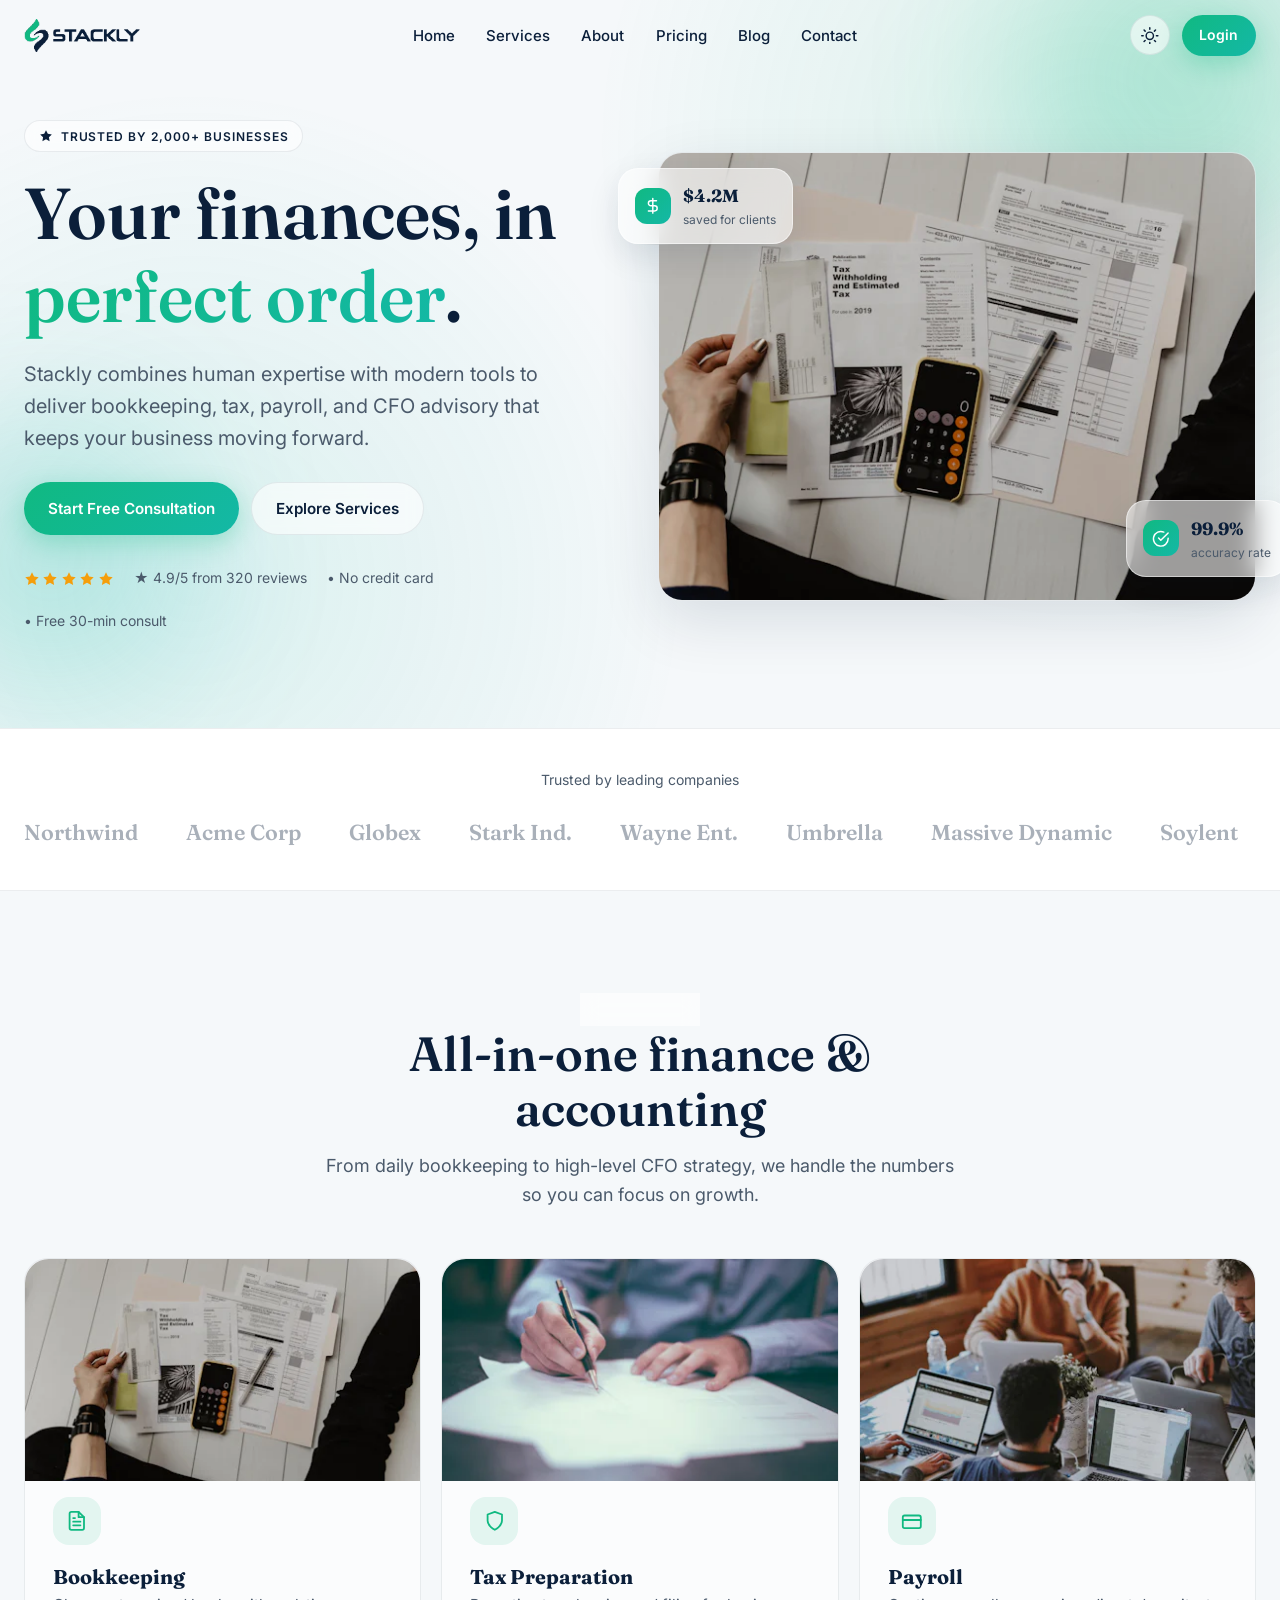
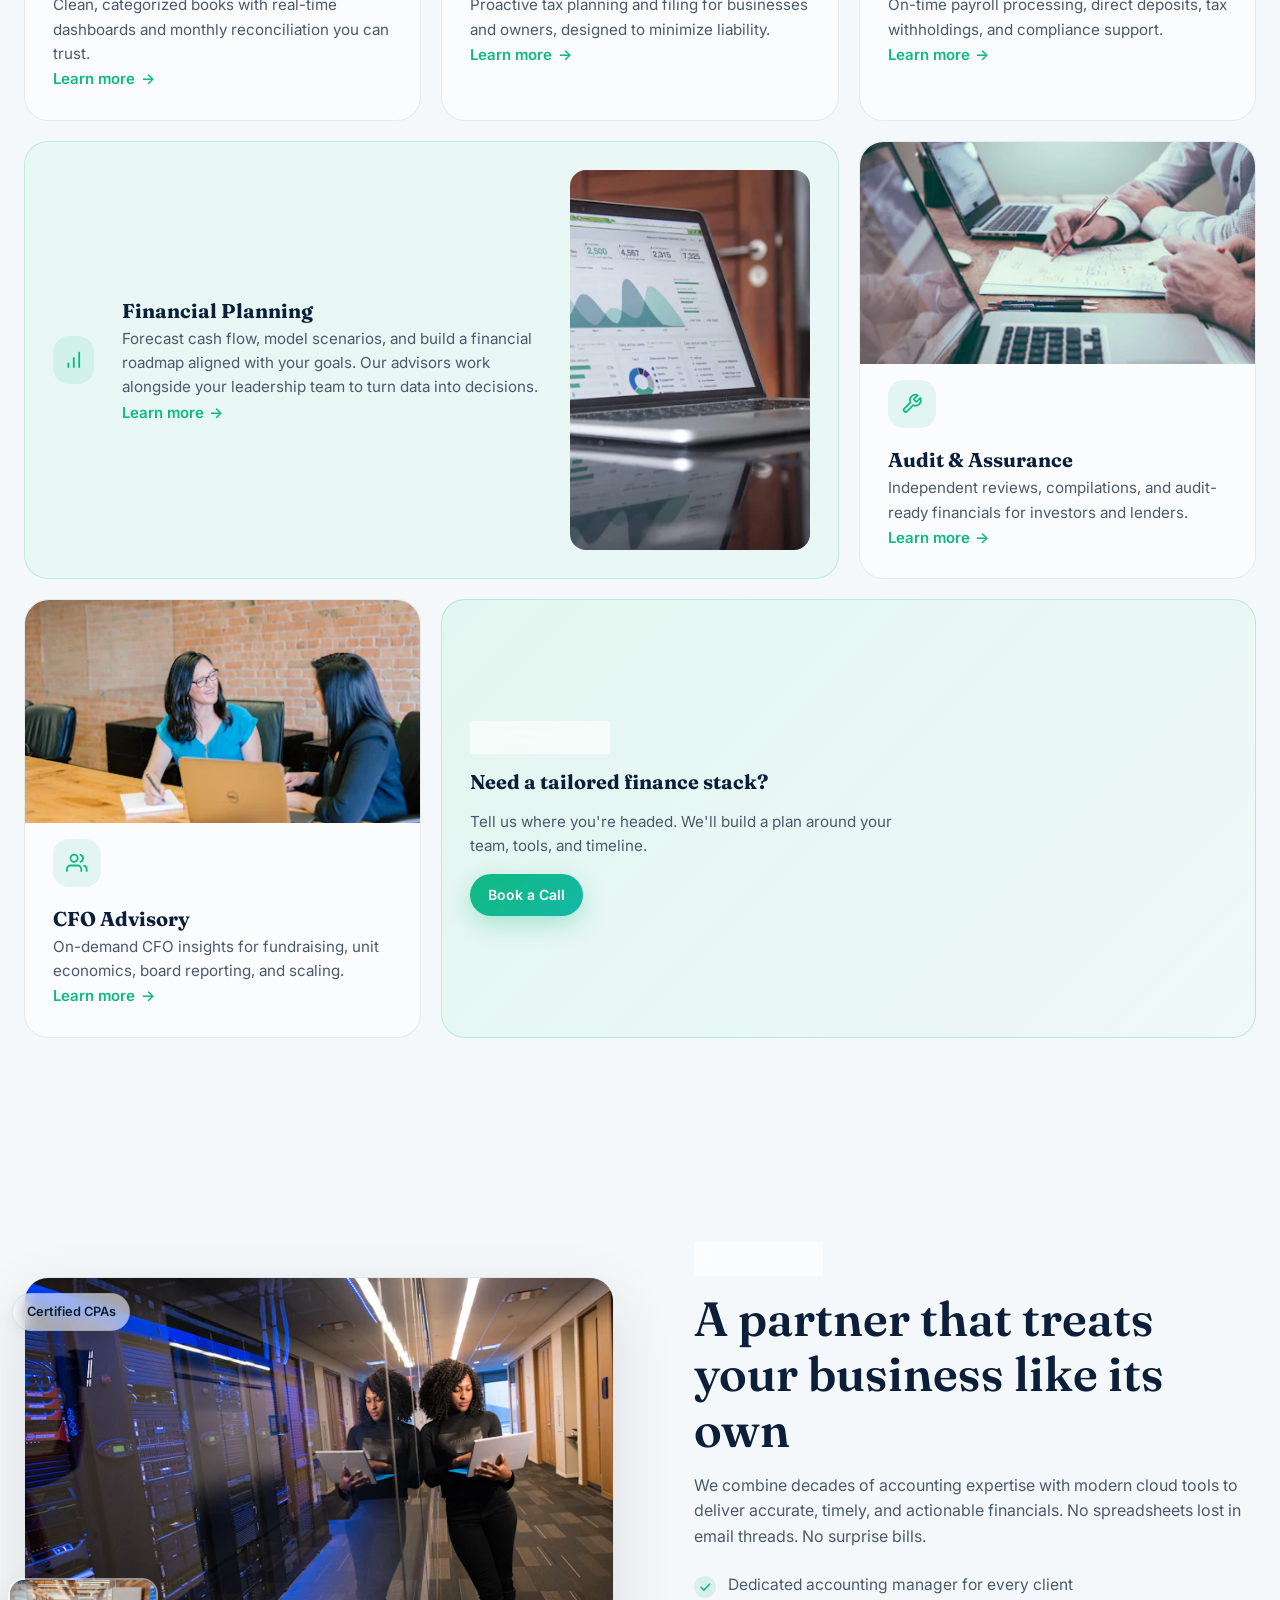
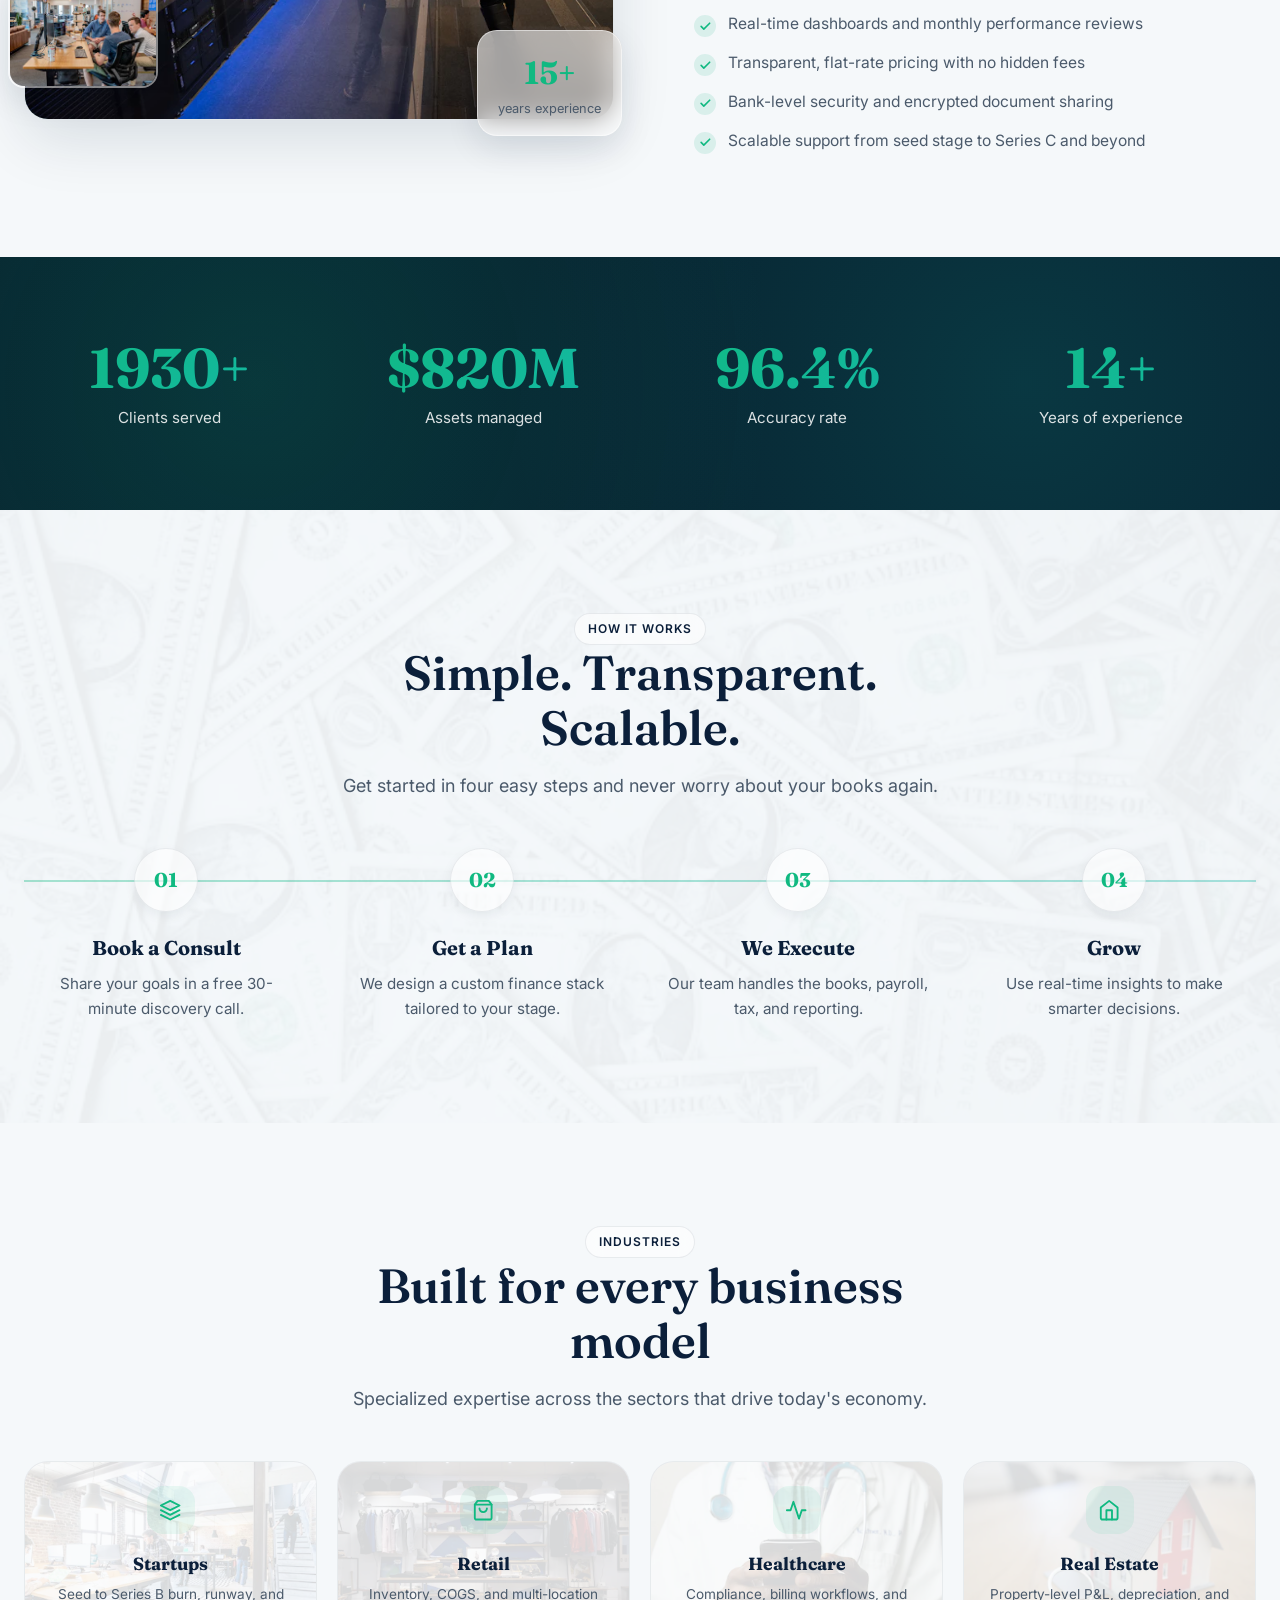
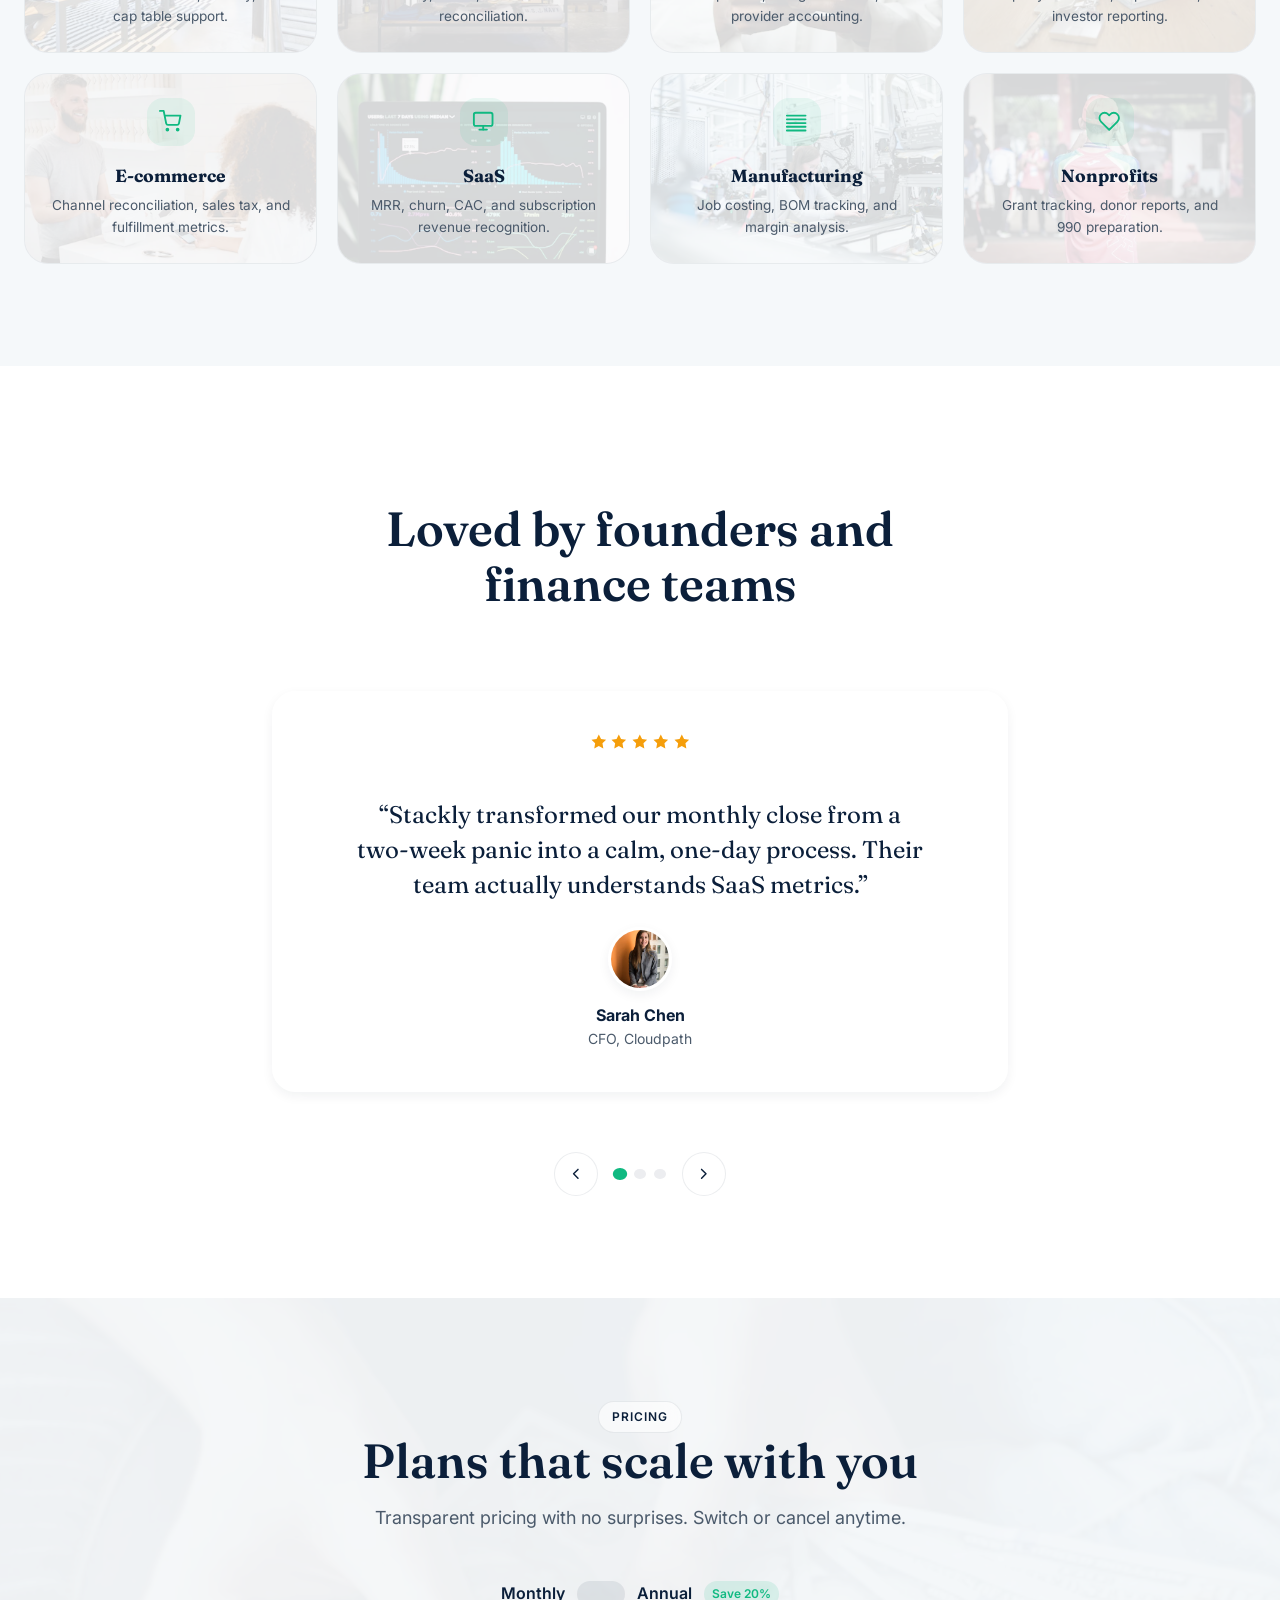
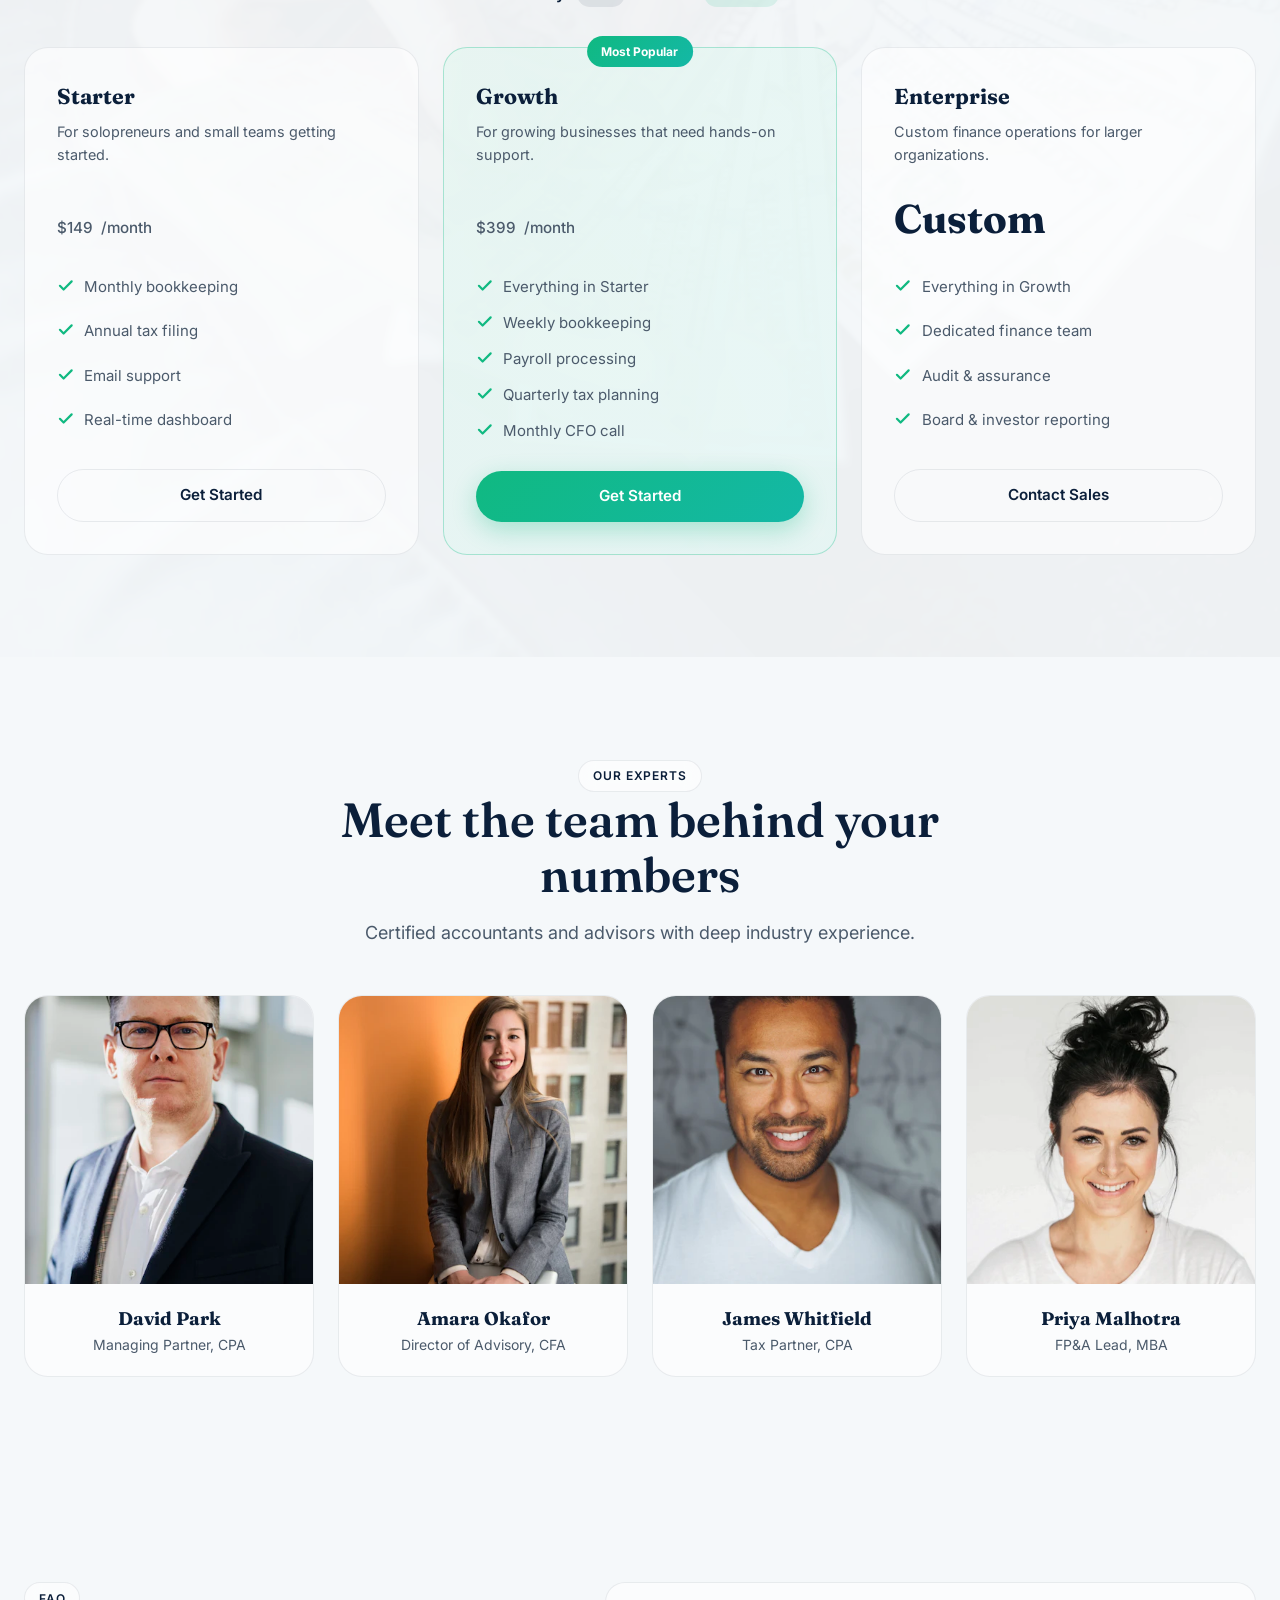
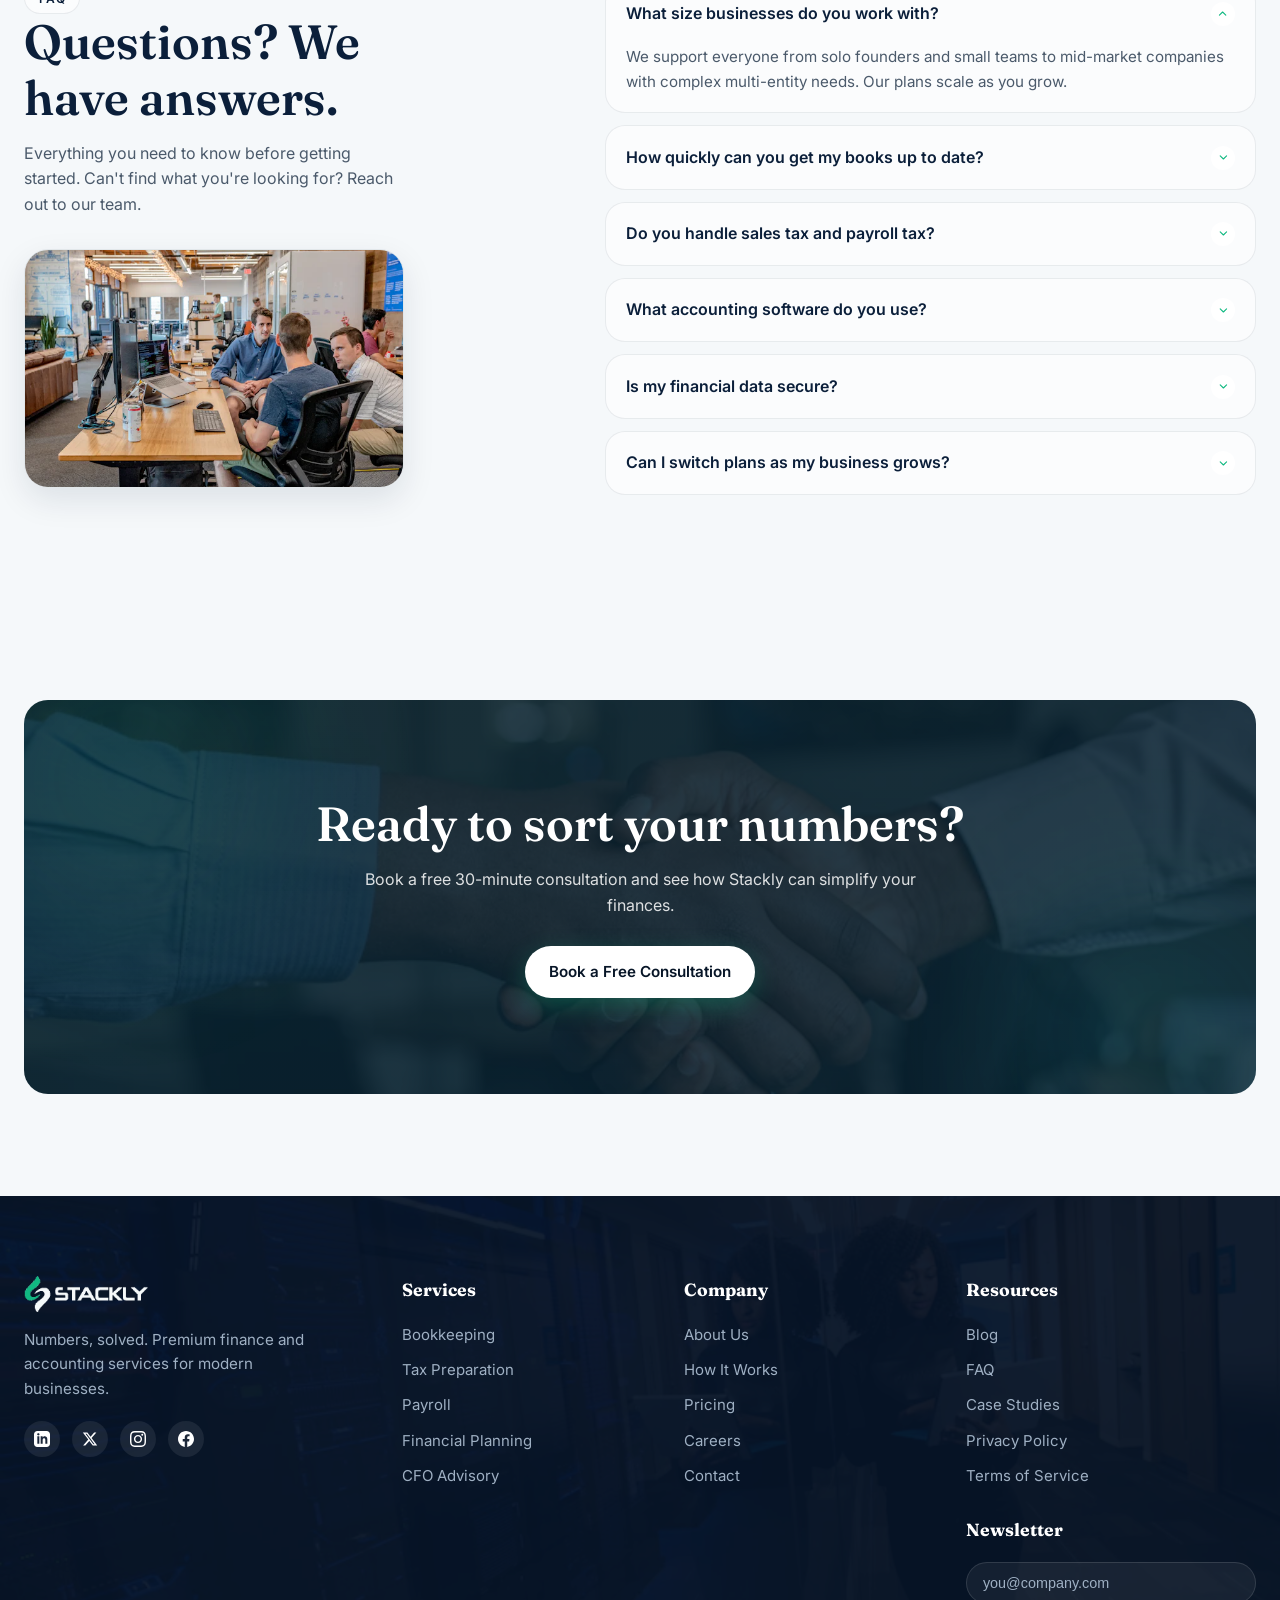
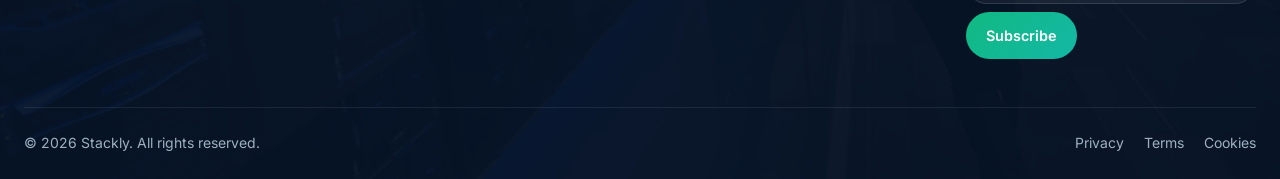
<file: index.html>
<!DOCTYPE html>
<html lang="en">
<head>
  <meta charset="UTF-8" />
  <meta name="viewport" content="width=device-width, initial-scale=1.0" />
  <meta name="description" content="Stackly — Premium finance and accounting services for modern businesses. Bookkeeping, tax, payroll, CFO advisory, and more." />
  <title>Stackly — Finance &amp; Accounting Service</title>
  <link rel="icon" href="data:image/svg+xml,%3Csvg xmlns='http://www.w3.org/2000/svg' viewBox='0 0 24 24'%3E%3Crect width='24' height='24' rx='6' fill='%2310B981'/%3E%3Cpath d='M7 12l3 3 7-7' stroke='%23fff' stroke-width='2.5' fill='none' stroke-linecap='round' stroke-linejoin='round'/%3E%3C/svg%3E" />

  <!-- Google Fonts -->
  <link rel="preconnect" href="https://fonts.googleapis.com" />
  <link rel="preconnect" href="https://fonts.gstatic.com" crossorigin />
  <link href="https://fonts.googleapis.com/css2?family=Fraunces:opsz,wght@9..144,400;9..144,600;9..144,700&family=Inter:wght@400;500;600;700&display=swap" rel="stylesheet" />

  <link rel="stylesheet" href="css/style.css" />
</head>
<body>

  <!-- ==================== HEADER ==================== -->
  <header class="header js-header">
    <div class="container">
      <a href="#" class="logo" aria-label="Stackly home">
        <img class="logo__img logo__img--light" src="images/logo/logo-stackly-on-light.webp" alt="Stackly" width="346" height="100" decoding="async" />
        <img class="logo__img logo__img--dark" src="images/logo/logo-stackly-on-dark.webp" alt="Stackly" width="346" height="100" decoding="async" />
      </a>

      <nav class="nav" aria-label="Main navigation">
        <ul class="nav__list">
          <li><a href="#home" class="nav__link">Home</a></li>
          <li><a href="services.html" class="nav__link">Services</a></li>
          <li><a href="about.html" class="nav__link">About</a></li>
          <li><a href="pricing.html" class="nav__link">Pricing</a></li>
          <li><a href="blog.html" class="nav__link">Blog</a></li>
          <li><a href="contact.html" class="nav__link">Contact</a></li>
        </ul>
      </nav>

      <div class="header__actions">
        <button class="theme-toggle js-theme-toggle" type="button" aria-label="Toggle dark mode">
          <svg class="icon-sun" viewBox="0 0 24 24" fill="none" stroke="currentColor" stroke-width="2" stroke-linecap="round" stroke-linejoin="round" aria-hidden="true">
            <circle cx="12" cy="12" r="5" />
            <path d="M12 1v2M12 21v2M4.22 4.22l1.42 1.42M18.36 18.36l1.42 1.42M1 12h2M21 12h2M4.22 19.78l1.42-1.42M18.36 5.64l1.42-1.42" />
          </svg>
          <svg class="icon-moon" viewBox="0 0 24 24" fill="none" stroke="currentColor" stroke-width="2" stroke-linecap="round" stroke-linejoin="round" aria-hidden="true">
            <path d="M21 12.79A9 9 0 1 1 11.21 3 7 7 0 0 0 21 12.79z" />
          </svg>
        </button>
        <a href="login.html" class="btn btn--primary btn--small header__cta">Login</a>
        <button class="menu-toggle js-menu-toggle" type="button" aria-expanded="false" aria-label="Toggle menu">
          <svg class="icon-open" viewBox="0 0 24 24" fill="none" stroke="currentColor" stroke-width="2" stroke-linecap="round" stroke-linejoin="round" aria-hidden="true">
            <line x1="3" y1="6" x2="21" y2="6" />
            <line x1="3" y1="12" x2="21" y2="12" />
            <line x1="3" y1="18" x2="21" y2="18" />
          </svg>
          <svg class="icon-close" viewBox="0 0 24 24" fill="none" stroke="currentColor" stroke-width="2" stroke-linecap="round" stroke-linejoin="round" aria-hidden="true">
            <line x1="18" y1="6" x2="6" y2="18" />
            <line x1="6" y1="6" x2="18" y2="18" />
          </svg>
        </button>
      </div>
    </div>

    <div class="mobile-nav js-mobile-nav" aria-label="Mobile navigation">
      <ul class="mobile-nav__list">
        <li><a href="#home" class="mobile-nav__link">Home</a></li>
        <li><a href="services.html" class="mobile-nav__link">Services</a></li>
        <li><a href="about.html" class="mobile-nav__link">About</a></li>
        <li><a href="pricing.html" class="mobile-nav__link">Pricing</a></li>
        <li><a href="blog.html" class="mobile-nav__link">Blog</a></li>
        <li><a href="contact.html" class="mobile-nav__link">Contact</a></li>
      </ul>
      <a href="login.html" class="btn btn--primary btn--small mobile-nav__cta">Login</a>
    </div>
  </header>

  <main id="home">

    <!-- ==================== HERO ==================== -->
    <section class="hero" aria-labelledby="hero-title">
      <div class="hero__bg" aria-hidden="true"></div>
      <div class="blob blob--green blob--animate" style="width: 320px; height: 320px; top: -80px; right: -60px;"></div>
      <div class="blob blob--teal" style="width: 260px; height: 260px; bottom: 40px; left: -80px;"></div>

      <div class="container">
        <div class="hero__grid">
          <div class="hero__content reveal">
            <span class="eyebrow hero__eyebrow">
              <svg viewBox="0 0 24 24" width="14" height="14" fill="currentColor" aria-hidden="true"><path d="M12 2l3.09 6.26L22 9.27l-5 4.87 1.18 6.88L12 17.77l-6.18 3.25L7 14.14 2 9.27l6.91-1.01L12 2z"/></svg>
              Trusted by 2,000+ businesses
            </span>
            <h1 id="hero-title" class="heading h1 hero__title">
              Your finances, in <span class="gradient-text">perfect order</span>.
            </h1>
            <p class="hero__subtitle text-body">
              Stackly combines human expertise with modern tools to deliver bookkeeping, tax, payroll, and CFO advisory that keeps your business moving forward.
            </p>
            <div class="btn-group">
              <a href="#contact" class="btn btn--primary">Start Free Consultation</a>
              <a href="#services" class="btn btn--ghost">Explore Services</a>
            </div>
            <div class="hero__trust">
              <span class="hero__stars" aria-label="5 star rating">
                <svg viewBox="0 0 24 24" aria-hidden="true"><path d="M12 2l3.09 6.26L22 9.27l-5 4.87 1.18 6.88L12 17.77l-6.18 3.25L7 14.14 2 9.27l6.91-1.01L12 2z"/></svg>
                <svg viewBox="0 0 24 24" aria-hidden="true"><path d="M12 2l3.09 6.26L22 9.27l-5 4.87 1.18 6.88L12 17.77l-6.18 3.25L7 14.14 2 9.27l6.91-1.01L12 2z"/></svg>
                <svg viewBox="0 0 24 24" aria-hidden="true"><path d="M12 2l3.09 6.26L22 9.27l-5 4.87 1.18 6.88L12 17.77l-6.18 3.25L7 14.14 2 9.27l6.91-1.01L12 2z"/></svg>
                <svg viewBox="0 0 24 24" aria-hidden="true"><path d="M12 2l3.09 6.26L22 9.27l-5 4.87 1.18 6.88L12 17.77l-6.18 3.25L7 14.14 2 9.27l6.91-1.01L12 2z"/></svg>
                <svg viewBox="0 0 24 24" aria-hidden="true"><path d="M12 2l3.09 6.26L22 9.27l-5 4.87 1.18 6.88L12 17.77l-6.18 3.25L7 14.14 2 9.27l6.91-1.01L12 2z"/></svg>
              </span>
              <span>★ 4.9/5 from 320 reviews</span>
              <span>• No credit card</span>
              <span>• Free 30-min consult</span>
            </div>
          </div>

          <div class="hero__visual reveal reveal--stagger-1">
            <div class="hero__frame">
              <img
                src="images/photo-1554224155-6726b3ff858f-w800-q70.webp"
                alt="Financial analyst reviewing accounting data on a laptop"
                width="800"
                height="600"
                loading="eager"
                decoding="async"
                onerror="this.src='images/photo-1460925895917-afdab827c52f-w800-q70.webp'"
              />
            </div>
            <div class="hero__stat hero__stat--tl" aria-hidden="true">
              <span class="hero__stat-icon">
                <svg viewBox="0 0 24 24" fill="none" stroke="currentColor" stroke-width="2" stroke-linecap="round" stroke-linejoin="round"><path d="M12 2v20M17 5H9.5a3.5 3.5 0 0 0 0 7h5a3.5 3.5 0 0 1 0 7H6"/></svg>
              </span>
              <div>
                <div class="hero__stat-value">$4.2M</div>
                <div class="hero__stat-label">saved for clients</div>
              </div>
            </div>
            <div class="hero__stat hero__stat--br" aria-hidden="true">
              <span class="hero__stat-icon">
                <svg viewBox="0 0 24 24" fill="none" stroke="currentColor" stroke-width="2" stroke-linecap="round" stroke-linejoin="round"><path d="M22 11.08V12a10 10 0 1 1-5.93-9.14"/><polyline points="22 4 12 14.01 9 11.01"/></svg>
              </span>
              <div>
                <div class="hero__stat-value">99.9%</div>
                <div class="hero__stat-label">accuracy rate</div>
              </div>
            </div>
          </div>
        </div>
      </div>
    </section>

    <!-- ==================== LOGO MARQUEE ==================== -->
    <section class="marquee" aria-label="Trusted by leading companies">
      <div class="container">
        <p class="marquee__title reveal">Trusted by leading companies</p>
        <div class="marquee__track reveal" aria-hidden="true">
          <span class="marquee__item">Northwind</span>
          <span class="marquee__item">Acme Corp</span>
          <span class="marquee__item">Globex</span>
          <span class="marquee__item">Stark Ind.</span>
          <span class="marquee__item">Wayne Ent.</span>
          <span class="marquee__item">Umbrella</span>
          <span class="marquee__item">Massive Dynamic</span>
          <span class="marquee__item">Soylent</span>
          <span class="marquee__item">Hooli</span>
          <span class="marquee__item">Pied Piper</span>
          <!-- duplicated for seamless loop -->
          <span class="marquee__item">Northwind</span>
          <span class="marquee__item">Acme Corp</span>
          <span class="marquee__item">Globex</span>
          <span class="marquee__item">Stark Ind.</span>
          <span class="marquee__item">Wayne Ent.</span>
          <span class="marquee__item">Umbrella</span>
          <span class="marquee__item">Massive Dynamic</span>
          <span class="marquee__item">Soylent</span>
          <span class="marquee__item">Hooli</span>
          <span class="marquee__item">Pied Piper</span>
        </div>
      </div>
    </section>

    <!-- ==================== SERVICES ==================== -->
    <section id="services" class="section" aria-labelledby="services-title">
      <div class="container">
        <div class="section-header section-header--center reveal">
          <span class="eyebrow">What we do</span>
          <h2 id="services-title" class="heading h2">All-in-one finance &amp; accounting</h2>
          <p class="text-body">From daily bookkeeping to high-level CFO strategy, we handle the numbers so you can focus on growth.</p>
        </div>

        <div class="services__grid">
          <article class="card service-card reveal reveal--stagger-1">
            <div class="service-card__thumb">
              <img
                src="images/photo-1554224155-6726b3ff858f-w400-q55.webp"
                alt="Accountant reviewing bookkeeping records"
                width="400"
                height="225"
                loading="lazy"
                decoding="async"
                onerror="this.src='images/photo-1450101499163-c8848c66ca85-w400-q55.webp'"
              />
            </div>
            <span class="service-card__icon">
              <svg viewBox="0 0 24 24" fill="none" stroke="currentColor" stroke-width="2" stroke-linecap="round" stroke-linejoin="round" aria-hidden="true"><path d="M14 2H6a2 2 0 0 0-2 2v16a2 2 0 0 0 2 2h12a2 2 0 0 0 2-2V8z"/><polyline points="14 2 14 8 20 8"/><line x1="16" y1="13" x2="8" y2="13"/><line x1="16" y1="17" x2="8" y2="17"/><polyline points="10 9 9 9 8 9"/></svg>
            </span>
            <div class="service-card__content">
              <h3 class="service-card__title">Bookkeeping</h3>
              <p class="service-card__text">Clean, categorized books with real-time dashboards and monthly reconciliation you can trust.</p>
              <a href="#contact" class="service-card__link">Learn more <span aria-hidden="true">→</span></a>
            </div>
          </article>

          <article class="card service-card reveal reveal--stagger-2">
            <div class="service-card__thumb">
              <img
                src="images/photo-1450101499163-c8848c66ca85-w400-q55.webp"
                alt="Tax preparation documents and calculator on a desk"
                width="400"
                height="225"
                loading="lazy"
                decoding="async"
                onerror="this.src='images/photo-1554224155-6726b3ff858f-w400-q55.webp'"
              />
            </div>
            <span class="service-card__icon">
              <svg viewBox="0 0 24 24" fill="none" stroke="currentColor" stroke-width="2" stroke-linecap="round" stroke-linejoin="round" aria-hidden="true"><path d="M12 22s8-4 8-10V5l-8-3-8 3v7c0 6 8 10 8 10z"/></svg>
            </span>
            <div class="service-card__content">
              <h3 class="service-card__title">Tax Preparation</h3>
              <p class="service-card__text">Proactive tax planning and filing for businesses and owners, designed to minimize liability.</p>
              <a href="#contact" class="service-card__link">Learn more <span aria-hidden="true">→</span></a>
            </div>
          </article>

          <article class="card service-card reveal reveal--stagger-3">
            <div class="service-card__thumb">
              <img
                src="images/photo-1521737711867-e3b97375f902-w400-q55.webp"
                alt="Team collaborating on payroll and HR tasks"
                width="400"
                height="225"
                loading="lazy"
                decoding="async"
                onerror="this.src='images/photo-1556761175-b413da4baf72-w400-q55.webp'"
              />
            </div>
            <span class="service-card__icon">
              <svg viewBox="0 0 24 24" fill="none" stroke="currentColor" stroke-width="2" stroke-linecap="round" stroke-linejoin="round" aria-hidden="true"><rect x="2" y="5" width="20" height="14" rx="2"/><line x1="2" y1="10" x2="22" y2="10"/></svg>
            </span>
            <div class="service-card__content">
              <h3 class="service-card__title">Payroll</h3>
              <p class="service-card__text">On-time payroll processing, direct deposits, tax withholdings, and compliance support.</p>
              <a href="#contact" class="service-card__link">Learn more <span aria-hidden="true">→</span></a>
            </div>
          </article>

          <article class="card service-card service-card--featured reveal reveal--stagger-4">
            <span class="service-card__icon">
              <svg viewBox="0 0 24 24" fill="none" stroke="currentColor" stroke-width="2" stroke-linecap="round" stroke-linejoin="round" aria-hidden="true"><line x1="12" y1="20" x2="12" y2="10"/><line x1="18" y1="20" x2="18" y2="4"/><line x1="6" y1="20" x2="6" y2="16"/></svg>
            </span>
            <div class="service-card__content">
              <h3 class="service-card__title">Financial Planning</h3>
              <p class="service-card__text">Forecast cash flow, model scenarios, and build a financial roadmap aligned with your goals. Our advisors work alongside your leadership team to turn data into decisions.</p>
              <a href="#contact" class="service-card__link">Learn more <span aria-hidden="true">→</span></a>
            </div>
            <div class="service-card__media">
              <img
                src="images/photo-1460925895917-afdab827c52f-w600-q60.webp"
                alt="Financial analytics dashboard with charts"
                width="600"
                height="400"
                loading="lazy"
                decoding="async"
                onerror="this.src='images/photo-1526304640581-d334cdbbf45e-w500-q50.webp'"
              />
            </div>
          </article>

          <article class="card service-card reveal reveal--stagger-1">
            <div class="service-card__thumb">
              <img
                src="images/photo-1454165804606-c3d57bc86b40-w400-q55.webp"
                alt="Auditor reviewing financial documents and reports"
                width="400"
                height="225"
                loading="lazy"
                decoding="async"
                onerror="this.src='images/photo-1450101499163-c8848c66ca85-w400-q55.webp'"
              />
            </div>
            <span class="service-card__icon">
              <svg viewBox="0 0 24 24" fill="none" stroke="currentColor" stroke-width="2" stroke-linecap="round" stroke-linejoin="round" aria-hidden="true"><path d="M14.7 6.3a1 1 0 0 0 0 1.4l1.6 1.6a1 1 0 0 0 1.4 0l3.77-3.77a6 6 0 0 1-7.94 7.94l-6.91 6.91a2.12 2.12 0 0 1-3-3l6.91-6.91a6 6 0 0 1 7.94-7.94l-3.76 3.76z"/></svg>
            </span>
            <div class="service-card__content">
              <h3 class="service-card__title">Audit &amp; Assurance</h3>
              <p class="service-card__text">Independent reviews, compilations, and audit-ready financials for investors and lenders.</p>
              <a href="#contact" class="service-card__link">Learn more <span aria-hidden="true">→</span></a>
            </div>
          </article>

          <article class="card service-card reveal reveal--stagger-2">
            <div class="service-card__thumb">
              <img
                src="images/photo-1551836022-d5d88e9218df-w400-q55.webp"
                alt="CFO advisor presenting strategy in a boardroom"
                width="400"
                height="225"
                loading="lazy"
                decoding="async"
                onerror="this.src='images/photo-1573164713988-8665fc963095-w400-q55.webp'"
              />
            </div>
            <span class="service-card__icon">
              <svg viewBox="0 0 24 24" fill="none" stroke="currentColor" stroke-width="2" stroke-linecap="round" stroke-linejoin="round" aria-hidden="true"><path d="M17 21v-2a4 4 0 0 0-4-4H5a4 4 0 0 0-4 4v2"/><circle cx="9" cy="7" r="4"/><path d="M23 21v-2a4 4 0 0 0-3-3.87M16 3.13a4 4 0 0 1 0 7.75"/></svg>
            </span>
            <div class="service-card__content">
              <h3 class="service-card__title">CFO Advisory</h3>
              <p class="service-card__text">On-demand CFO insights for fundraising, unit economics, board reporting, and scaling.</p>
              <a href="#contact" class="service-card__link">Learn more <span aria-hidden="true">→</span></a>
            </div>
          </article>

          <article class="card service-card service-card--cta reveal reveal--stagger-3">
            <div class="service-card__content">
              <span class="eyebrow">Custom scope</span>
              <h3 class="service-card__title">Need a tailored finance stack?</h3>
              <p class="service-card__text">Tell us where you're headed. We'll build a plan around your team, tools, and timeline.</p>
              <a href="#contact" class="btn btn--primary btn--small">Book a Call</a>
            </div>
          </article>
        </div>
      </div>
    </section>

    <!-- ==================== ABOUT ==================== -->
    <section id="about" class="section" aria-labelledby="about-title">
      <div class="container">
        <div class="about__grid">
          <div class="about__visual reveal">
            <div class="about__frame">
              <img
                src="images/photo-1573164713988-8665fc963095-w800-q70.webp"
                alt="Modern office team collaborating around a table"
                width="800"
                height="600"
                loading="lazy"
                decoding="async"
                onerror="this.src='images/photo-1556761175-b413da4baf72-w600-q50.webp'"
              />
            </div>
            <div class="about__badge" aria-hidden="true">
              <div class="about__badge-value">15+</div>
              <div class="about__badge-label">years experience</div>
            </div>
            <div class="about__thumb">
              <img
                src="images/photo-1556761175-b413da4baf72-w300-q60.webp"
                alt="Business team shaking hands after a deal"
                width="300"
                height="220"
                loading="lazy"
                decoding="async"
                onerror="this.src='images/photo-1521791136064-7986c2920216-w300-q60.webp'"
              />
            </div>
            <div class="about__chip" aria-hidden="true">Certified CPAs</div>
          </div>

          <div class="reveal reveal--stagger-1">
            <span class="eyebrow">Why Stackly</span>
            <h2 id="about-title" class="heading h2" style="margin-top: 1rem;">A partner that treats your business like its own</h2>
            <p class="text-body" style="margin-top: 1rem;">
              We combine decades of accounting expertise with modern cloud tools to deliver accurate, timely, and actionable financials. No spreadsheets lost in email threads. No surprise bills.
            </p>
            <ul class="about__list">
              <li class="about__item">
                <span class="about__check"><svg viewBox="0 0 24 24" fill="none" stroke="currentColor" stroke-width="3" stroke-linecap="round" stroke-linejoin="round" aria-hidden="true"><polyline points="20 6 9 17 4 12"/></svg></span>
                Dedicated accounting manager for every client
              </li>
              <li class="about__item">
                <span class="about__check"><svg viewBox="0 0 24 24" fill="none" stroke="currentColor" stroke-width="3" stroke-linecap="round" stroke-linejoin="round" aria-hidden="true"><polyline points="20 6 9 17 4 12"/></svg></span>
                Real-time dashboards and monthly performance reviews
              </li>
              <li class="about__item">
                <span class="about__check"><svg viewBox="0 0 24 24" fill="none" stroke="currentColor" stroke-width="3" stroke-linecap="round" stroke-linejoin="round" aria-hidden="true"><polyline points="20 6 9 17 4 12"/></svg></span>
                Transparent, flat-rate pricing with no hidden fees
              </li>
              <li class="about__item">
                <span class="about__check"><svg viewBox="0 0 24 24" fill="none" stroke="currentColor" stroke-width="3" stroke-linecap="round" stroke-linejoin="round" aria-hidden="true"><polyline points="20 6 9 17 4 12"/></svg></span>
                Bank-level security and encrypted document sharing
              </li>
              <li class="about__item">
                <span class="about__check"><svg viewBox="0 0 24 24" fill="none" stroke="currentColor" stroke-width="3" stroke-linecap="round" stroke-linejoin="round" aria-hidden="true"><polyline points="20 6 9 17 4 12"/></svg></span>
                Scalable support from seed stage to Series C and beyond
              </li>
            </ul>
          </div>
        </div>
      </div>
    </section>

    <!-- ==================== STATS ==================== -->
    <section class="stats" aria-label="Company statistics">
      <img
        class="stats__bg-img"
        src="images/photo-1553729459-efe14ef6055d-w800-q60.webp"
        alt=""
        width="800"
        height="500"
        loading="lazy"
        decoding="async"
        aria-hidden="true"
        onerror="this.src='images/photo-1526304640581-d334cdbbf45e-w600-q45.webp'"
      />
      <div class="stats__bg" aria-hidden="true"></div>
      <div class="blob blob--green blob--animate" style="width: 280px; height: 280px; top: -60px; left: -60px;"></div>
      <div class="blob blob--teal" style="width: 240px; height: 240px; bottom: -60px; right: -40px;"></div>
      <div class="container">
        <div class="stats__grid">
          <div class="reveal">
            <div class="stats__value"><span class="js-counter" data-target="2000" data-suffix="+">0</span></div>
            <div class="stats__label">Clients served</div>
          </div>
          <div class="reveal reveal--stagger-1">
            <div class="stats__value"><span class="js-counter" data-target="850" data-prefix="$" data-suffix="M">0</span></div>
            <div class="stats__label">Assets managed</div>
          </div>
          <div class="reveal reveal--stagger-2">
            <div class="stats__value"><span class="js-counter" data-target="99.9" data-suffix="%" data-decimals="1">0</span></div>
            <div class="stats__label">Accuracy rate</div>
          </div>
          <div class="reveal reveal--stagger-3">
            <div class="stats__value"><span class="js-counter" data-target="15" data-suffix="+">0</span></div>
            <div class="stats__label">Years of experience</div>
          </div>
        </div>
      </div>
    </section>

    <!-- ==================== PROCESS ==================== -->
    <section id="process" class="section process" aria-labelledby="process-title">
      <img
        class="process__bg"
        src="images/photo-1526304640581-d334cdbbf45e-w600-q45.webp"
        alt=""
        width="600"
        height="400"
        loading="lazy"
        decoding="async"
        aria-hidden="true"
        onerror="this.src='images/photo-1460925895917-afdab827c52f-w600-q50.webp'"
      />
      <div class="container">
        <div class="section-header section-header--center reveal">
          <span class="eyebrow">How it works</span>
          <h2 id="process-title" class="heading h2">Simple. Transparent. Scalable.</h2>
          <p class="text-body">Get started in four easy steps and never worry about your books again.</p>
        </div>

        <div class="process__steps reveal">
          <div class="process__line" aria-hidden="true"></div>

          <article class="process-step">
            <div class="process-step__number">01</div>
            <h3 class="process-step__title">Book a Consult</h3>
            <p class="process-step__text">Share your goals in a free 30-minute discovery call.</p>
          </article>

          <article class="process-step">
            <div class="process-step__number">02</div>
            <h3 class="process-step__title">Get a Plan</h3>
            <p class="process-step__text">We design a custom finance stack tailored to your stage.</p>
          </article>

          <article class="process-step">
            <div class="process-step__number">03</div>
            <h3 class="process-step__title">We Execute</h3>
            <p class="process-step__text">Our team handles the books, payroll, tax, and reporting.</p>
          </article>

          <article class="process-step">
            <div class="process-step__number">04</div>
            <h3 class="process-step__title">Grow</h3>
            <p class="process-step__text">Use real-time insights to make smarter decisions.</p>
          </article>
        </div>
      </div>
    </section>

    <!-- ==================== INDUSTRIES ==================== -->
    <section class="section" aria-labelledby="industries-title">
      <div class="container">
        <div class="section-header section-header--center reveal">
          <span class="eyebrow">Industries</span>
          <h2 id="industries-title" class="heading h2">Built for every business model</h2>
          <p class="text-body">Specialized expertise across the sectors that drive today's economy.</p>
        </div>

        <div class="industries__grid">
          <article class="card industry-card reveal reveal--stagger-1">
            <span class="industry-card__icon"><svg viewBox="0 0 24 24" fill="none" stroke="currentColor" stroke-width="2" stroke-linecap="round" stroke-linejoin="round" aria-hidden="true"><path d="M12 2L2 7l10 5 10-5-10-5z"/><path d="M2 17l10 5 10-5"/><path d="M2 12l10 5 10-5"/></svg></span>
            <img class="industry-card__bg" src="images/photo-1559136555-9303baea8ebd-w400-q55.webp" alt="" width="400" height="300" loading="lazy" decoding="async" aria-hidden="true" onerror="this.src='images/photo-1521737711867-e3b97375f902-w400-q55.webp'" />
            <h3 class="industry-card__title">Startups</h3>
            <p class="industry-card__text">Seed to Series B burn, runway, and cap table support.</p>
          </article>

          <article class="card industry-card reveal reveal--stagger-2">
            <span class="industry-card__icon"><svg viewBox="0 0 24 24" fill="none" stroke="currentColor" stroke-width="2" stroke-linecap="round" stroke-linejoin="round" aria-hidden="true"><path d="M6 2L3 6v14a2 2 0 0 0 2 2h14a2 2 0 0 0 2-2V6l-3-4z"/><line x1="3" y1="6" x2="21" y2="6"/><path d="M16 10a4 4 0 0 1-8 0"/></svg></span>
            <img class="industry-card__bg" src="images/photo-1441986300917-64674bd600d8-w400-q55.webp" alt="" width="400" height="300" loading="lazy" decoding="async" aria-hidden="true" onerror="this.src='images/photo-1556742049-0cfed4f6a45d-w400-q55.webp'" />
            <h3 class="industry-card__title">Retail</h3>
            <p class="industry-card__text">Inventory, COGS, and multi-location reconciliation.</p>
          </article>

          <article class="card industry-card reveal reveal--stagger-3">
            <span class="industry-card__icon"><svg viewBox="0 0 24 24" fill="none" stroke="currentColor" stroke-width="2" stroke-linecap="round" stroke-linejoin="round" aria-hidden="true"><path d="M22 12h-4l-3 9L9 3l-3 9H2"/></svg></span>
            <img class="industry-card__bg" src="images/photo-1576091160399-112ba8d25d1d-w400-q55.webp" alt="" width="400" height="300" loading="lazy" decoding="async" aria-hidden="true" onerror="this.src='images/photo-1551836022-d5d88e9218df-w400-q55.webp'" />
            <h3 class="industry-card__title">Healthcare</h3>
            <p class="industry-card__text">Compliance, billing workflows, and provider accounting.</p>
          </article>

          <article class="card industry-card reveal reveal--stagger-4">
            <span class="industry-card__icon"><svg viewBox="0 0 24 24" fill="none" stroke="currentColor" stroke-width="2" stroke-linecap="round" stroke-linejoin="round" aria-hidden="true"><path d="M3 9l9-7 9 7v11a2 2 0 0 1-2 2H5a2 2 0 0 1-2-2z"/><polyline points="9 22 9 12 15 12 15 22"/></svg></span>
            <img class="industry-card__bg" src="images/photo-1560518883-ce09059eeffa-w400-q55.webp" alt="" width="400" height="300" loading="lazy" decoding="async" aria-hidden="true" onerror="this.src='images/photo-1559136555-9303baea8ebd-w400-q55.webp'" />
            <h3 class="industry-card__title">Real Estate</h3>
            <p class="industry-card__text">Property-level P&amp;L, depreciation, and investor reporting.</p>
          </article>

          <article class="card industry-card reveal reveal--stagger-1">
            <span class="industry-card__icon"><svg viewBox="0 0 24 24" fill="none" stroke="currentColor" stroke-width="2" stroke-linecap="round" stroke-linejoin="round" aria-hidden="true"><circle cx="9" cy="21" r="1"/><circle cx="20" cy="21" r="1"/><path d="M1 1h4l2.68 13.39a2 2 0 0 0 2 1.61h9.72a2 2 0 0 0 2-1.61L23 6H6"/></svg></span>
            <img class="industry-card__bg" src="images/photo-1556742049-0cfed4f6a45d-w400-q55.webp" alt="" width="400" height="300" loading="lazy" decoding="async" aria-hidden="true" onerror="this.src='images/photo-1441986300917-64674bd600d8-w400-q55.webp'" />
            <h3 class="industry-card__title">E-commerce</h3>
            <p class="industry-card__text">Channel reconciliation, sales tax, and fulfillment metrics.</p>
          </article>

          <article class="card industry-card reveal reveal--stagger-2">
            <span class="industry-card__icon"><svg viewBox="0 0 24 24" fill="none" stroke="currentColor" stroke-width="2" stroke-linecap="round" stroke-linejoin="round" aria-hidden="true"><rect x="2" y="3" width="20" height="14" rx="2" ry="2"/><line x1="8" y1="21" x2="16" y2="21"/><line x1="12" y1="17" x2="12" y2="21"/></svg></span>
            <img class="industry-card__bg" src="images/photo-1551288049-bebda4e38f71-w400-q55.webp" alt="" width="400" height="300" loading="lazy" decoding="async" aria-hidden="true" onerror="this.src='images/photo-1460925895917-afdab827c52f-w400-q55.webp'" />
            <h3 class="industry-card__title">SaaS</h3>
            <p class="industry-card__text">MRR, churn, CAC, and subscription revenue recognition.</p>
          </article>

          <article class="card industry-card reveal reveal--stagger-3">
            <span class="industry-card__icon"><svg viewBox="0 0 24 24" fill="none" stroke="currentColor" stroke-width="2" stroke-linecap="round" stroke-linejoin="round" aria-hidden="true"><path d="M2 22h20M2 6h20M2 10h20M2 14h20M2 18h20"/></svg></span>
            <img class="industry-card__bg" src="images/photo-1581091226825-a6a2a5aee158-w400-q55.webp" alt="" width="400" height="300" loading="lazy" decoding="async" aria-hidden="true" onerror="this.src='images/photo-1551836022-d5d88e9218df-w400-q55.webp'" />
            <h3 class="industry-card__title">Manufacturing</h3>
            <p class="industry-card__text">Job costing, BOM tracking, and margin analysis.</p>
          </article>

          <article class="card industry-card reveal reveal--stagger-4">
            <span class="industry-card__icon"><svg viewBox="0 0 24 24" fill="none" stroke="currentColor" stroke-width="2" stroke-linecap="round" stroke-linejoin="round" aria-hidden="true"><path d="M20.84 4.61a5.5 5.5 0 0 0-7.78 0L12 5.67l-1.06-1.06a5.5 5.5 0 0 0-7.78 7.78l1.06 1.06L12 21.23l7.78-7.78 1.06-1.06a5.5 5.5 0 0 0 0-7.78z"/></svg></span>
            <img class="industry-card__bg" src="images/photo-1559027615-cd4628902d4a-w400-q55.webp" alt="" width="400" height="300" loading="lazy" decoding="async" aria-hidden="true" onerror="this.src='images/photo-1521737711867-e3b97375f902-w400-q55.webp'" />
            <h3 class="industry-card__title">Nonprofits</h3>
            <p class="industry-card__text">Grant tracking, donor reports, and 990 preparation.</p>
          </article>
        </div>
      </div>
    </section>

    <!-- ==================== TESTIMONIALS ==================== -->
    <section id="testimonials" class="section testimonials" aria-labelledby="testimonials-title">
      <div class="container">
        <div class="section-header section-header--center reveal">
          <span class="eyebrow">Testimonials</span>
          <h2 id="testimonials-title" class="heading h2">Loved by founders and finance teams</h2>
        </div>

        <div class="testimonial-carousel js-testimonial-carousel reveal" role="region" aria-roledescription="carousel" aria-label="Client testimonials">
          <div class="testimonial-track js-testimonial-track">
            <div class="testimonial-slide js-testimonial-slide" role="group" aria-roledescription="slide" aria-label="1 of 3">
              <div class="glass testimonial-card">
                <div class="testimonial-card__stars" aria-label="5 stars">
                  <svg viewBox="0 0 24 24" aria-hidden="true"><path d="M12 2l3.09 6.26L22 9.27l-5 4.87 1.18 6.88L12 17.77l-6.18 3.25L7 14.14 2 9.27l6.91-1.01L12 2z"/></svg>
                  <svg viewBox="0 0 24 24" aria-hidden="true"><path d="M12 2l3.09 6.26L22 9.27l-5 4.87 1.18 6.88L12 17.77l-6.18 3.25L7 14.14 2 9.27l6.91-1.01L12 2z"/></svg>
                  <svg viewBox="0 0 24 24" aria-hidden="true"><path d="M12 2l3.09 6.26L22 9.27l-5 4.87 1.18 6.88L12 17.77l-6.18 3.25L7 14.14 2 9.27l6.91-1.01L12 2z"/></svg>
                  <svg viewBox="0 0 24 24" aria-hidden="true"><path d="M12 2l3.09 6.26L22 9.27l-5 4.87 1.18 6.88L12 17.77l-6.18 3.25L7 14.14 2 9.27l6.91-1.01L12 2z"/></svg>
                  <svg viewBox="0 0 24 24" aria-hidden="true"><path d="M12 2l3.09 6.26L22 9.27l-5 4.87 1.18 6.88L12 17.77l-6.18 3.25L7 14.14 2 9.27l6.91-1.01L12 2z"/></svg>
                </div>
                <blockquote class="testimonial-card__quote">“Stackly transformed our monthly close from a two-week panic into a calm, one-day process. Their team actually understands SaaS metrics.”</blockquote>
                <img
                  class="testimonial-card__avatar"
                  src="images/photo-1573496359142-b8d87734a5a2-w200-q70.webp"
                  alt="Sarah Chen portrait"
                  width="80"
                  height="80"
                  loading="lazy"
                  decoding="async"
                  onerror="this.src='images/photo-1560250097-0b93528c311a-w200-q70.webp'"
                />
                <div class="testimonial-card__name">Sarah Chen</div>
                <div class="testimonial-card__role">CFO, Cloudpath</div>
              </div>
            </div>

            <div class="testimonial-slide js-testimonial-slide" role="group" aria-roledescription="slide" aria-label="2 of 3">
              <div class="glass testimonial-card">
                <div class="testimonial-card__stars" aria-label="5 stars">
                  <svg viewBox="0 0 24 24" aria-hidden="true"><path d="M12 2l3.09 6.26L22 9.27l-5 4.87 1.18 6.88L12 17.77l-6.18 3.25L7 14.14 2 9.27l6.91-1.01L12 2z"/></svg>
                  <svg viewBox="0 0 24 24" aria-hidden="true"><path d="M12 2l3.09 6.26L22 9.27l-5 4.87 1.18 6.88L12 17.77l-6.18 3.25L7 14.14 2 9.27l6.91-1.01L12 2z"/></svg>
                  <svg viewBox="0 0 24 24" aria-hidden="true"><path d="M12 2l3.09 6.26L22 9.27l-5 4.87 1.18 6.88L12 17.77l-6.18 3.25L7 14.14 2 9.27l6.91-1.01L12 2z"/></svg>
                  <svg viewBox="0 0 24 24" aria-hidden="true"><path d="M12 2l3.09 6.26L22 9.27l-5 4.87 1.18 6.88L12 17.77l-6.18 3.25L7 14.14 2 9.27l6.91-1.01L12 2z"/></svg>
                  <svg viewBox="0 0 24 24" aria-hidden="true"><path d="M12 2l3.09 6.26L22 9.27l-5 4.87 1.18 6.88L12 17.77l-6.18 3.25L7 14.14 2 9.27l6.91-1.01L12 2z"/></svg>
                </div>
                <blockquote class="testimonial-card__quote">“We finally have a financial partner that speaks our language. Tax season was painless for the first time ever.”</blockquote>
                <img
                  class="testimonial-card__avatar"
                  src="images/photo-1560250097-0b93528c311a-w200-q70.webp"
                  alt="Marcus Johnson portrait"
                  width="80"
                  height="80"
                  loading="lazy"
                  decoding="async"
                  onerror="this.src='images/photo-1500648767791-00dcc994a43e-w200-q70.webp'"
                />
                <div class="testimonial-card__name">Marcus Johnson</div>
                <div class="testimonial-card__role">Founder, Ledgerly</div>
              </div>
            </div>

            <div class="testimonial-slide js-testimonial-slide" role="group" aria-roledescription="slide" aria-label="3 of 3">
              <div class="glass testimonial-card">
                <div class="testimonial-card__stars" aria-label="5 stars">
                  <svg viewBox="0 0 24 24" aria-hidden="true"><path d="M12 2l3.09 6.26L22 9.27l-5 4.87 1.18 6.88L12 17.77l-6.18 3.25L7 14.14 2 9.27l6.91-1.01L12 2z"/></svg>
                  <svg viewBox="0 0 24 24" aria-hidden="true"><path d="M12 2l3.09 6.26L22 9.27l-5 4.87 1.18 6.88L12 17.77l-6.18 3.25L7 14.14 2 9.27l6.91-1.01L12 2z"/></svg>
                  <svg viewBox="0 0 24 24" aria-hidden="true"><path d="M12 2l3.09 6.26L22 9.27l-5 4.87 1.18 6.88L12 17.77l-6.18 3.25L7 14.14 2 9.27l6.91-1.01L12 2z"/></svg>
                  <svg viewBox="0 0 24 24" aria-hidden="true"><path d="M12 2l3.09 6.26L22 9.27l-5 4.87 1.18 6.88L12 17.77l-6.18 3.25L7 14.14 2 9.27l6.91-1.01L12 2z"/></svg>
                  <svg viewBox="0 0 24 24" aria-hidden="true"><path d="M12 2l3.09 6.26L22 9.27l-5 4.87 1.18 6.88L12 17.77l-6.18 3.25L7 14.14 2 9.27l6.91-1.01L12 2z"/></svg>
                </div>
                <blockquote class="testimonial-card__quote">“The CFO advisory sessions alone paid for themselves. We cut burn by 18% and raised our Series A with clean books.”</blockquote>
                <img
                  class="testimonial-card__avatar"
                  src="images/photo-1438761681033-6461ffad8d80-w200-q70.webp"
                  alt="Elena Rodriguez portrait"
                  width="80"
                  height="80"
                  loading="lazy"
                  decoding="async"
                  onerror="this.src='images/photo-1544005313-94ddf0286df2-w200-q70.webp'"
                />
                <div class="testimonial-card__name">Elena Rodriguez</div>
                <div class="testimonial-card__role">CEO, Bloom Health</div>
              </div>
            </div>
          </div>

          <div class="testimonial__controls">
            <button class="testimonial__arrow js-testimonial-prev" type="button" aria-label="Previous testimonial">
              <svg viewBox="0 0 24 24" fill="none" stroke="currentColor" stroke-width="2" stroke-linecap="round" stroke-linejoin="round" aria-hidden="true"><polyline points="15 18 9 12 15 6"/></svg>
            </button>
            <div class="testimonial__dots" aria-label="Testimonial slides">
              <button class="testimonial__dot js-testimonial-dot is-active" type="button" aria-label="Go to slide 1" aria-current="true"></button>
              <button class="testimonial__dot js-testimonial-dot" type="button" aria-label="Go to slide 2" aria-current="false"></button>
              <button class="testimonial__dot js-testimonial-dot" type="button" aria-label="Go to slide 3" aria-current="false"></button>
            </div>
            <button class="testimonial__arrow js-testimonial-next" type="button" aria-label="Next testimonial">
              <svg viewBox="0 0 24 24" fill="none" stroke="currentColor" stroke-width="2" stroke-linecap="round" stroke-linejoin="round" aria-hidden="true"><polyline points="9 18 15 12 9 6"/></svg>
            </button>
          </div>
        </div>
      </div>
    </section>

    <!-- ==================== PRICING ==================== -->
    <section id="pricing" class="section pricing" aria-labelledby="pricing-title">
      <img
        class="pricing__bg"
        src="images/photo-1553729459-efe14ef6055d-w600-q50.webp"
        alt=""
        width="600"
        height="400"
        loading="lazy"
        decoding="async"
        aria-hidden="true"
        onerror="this.src='images/photo-1554224155-6726b3ff858f-w600-q50.webp'"
      />
      <div class="container">
        <div class="section-header section-header--center reveal">
          <span class="eyebrow">Pricing</span>
          <h2 id="pricing-title" class="heading h2">Plans that scale with you</h2>
          <p class="text-body">Transparent pricing with no surprises. Switch or cancel anytime.</p>
        </div>

        <div class="pricing__toggle reveal" role="group" aria-label="Billing cycle">
          <span class="pricing__toggle-label">Monthly</span>
          <button class="pricing__switch js-pricing-switch" type="button" role="switch" aria-checked="false" aria-label="Toggle annual billing"></button>
          <span class="pricing__toggle-label">Annual</span>
          <span class="pricing__save">Save 20%</span>
        </div>

        <div class="pricing__grid">
          <article class="card pricing-card reveal reveal--stagger-1">
            <h3 class="pricing-card__name">Starter</h3>
            <p class="pricing-card__desc">For solopreneurs and small teams getting started.</p>
            <div class="pricing-card__price">
              <span class="js-price-monthly">$149</span>
              <span class="js-price-annual" hidden>$1,430</span>
              <span class="js-price-period">/month</span>
            </div>
            <ul class="pricing-card__features">
              <li class="pricing-card__feature"><svg viewBox="0 0 24 24" fill="none" stroke="currentColor" stroke-width="3" stroke-linecap="round" stroke-linejoin="round" aria-hidden="true"><polyline points="20 6 9 17 4 12"/></svg>Monthly bookkeeping</li>
              <li class="pricing-card__feature"><svg viewBox="0 0 24 24" fill="none" stroke="currentColor" stroke-width="3" stroke-linecap="round" stroke-linejoin="round" aria-hidden="true"><polyline points="20 6 9 17 4 12"/></svg>Annual tax filing</li>
              <li class="pricing-card__feature"><svg viewBox="0 0 24 24" fill="none" stroke="currentColor" stroke-width="3" stroke-linecap="round" stroke-linejoin="round" aria-hidden="true"><polyline points="20 6 9 17 4 12"/></svg>Email support</li>
              <li class="pricing-card__feature"><svg viewBox="0 0 24 24" fill="none" stroke="currentColor" stroke-width="3" stroke-linecap="round" stroke-linejoin="round" aria-hidden="true"><polyline points="20 6 9 17 4 12"/></svg>Real-time dashboard</li>
            </ul>
            <a href="#contact" class="btn btn--outline pricing-card__btn">Get Started</a>
          </article>

          <article class="card pricing-card pricing-card--popular reveal reveal--stagger-2">
            <span class="pricing-card__badge">Most Popular</span>
            <h3 class="pricing-card__name">Growth</h3>
            <p class="pricing-card__desc">For growing businesses that need hands-on support.</p>
            <div class="pricing-card__price">
              <span class="js-price-monthly">$399</span>
              <span class="js-price-annual" hidden>$3,830</span>
              <span class="js-price-period">/month</span>
            </div>
            <ul class="pricing-card__features">
              <li class="pricing-card__feature"><svg viewBox="0 0 24 24" fill="none" stroke="currentColor" stroke-width="3" stroke-linecap="round" stroke-linejoin="round" aria-hidden="true"><polyline points="20 6 9 17 4 12"/></svg>Everything in Starter</li>
              <li class="pricing-card__feature"><svg viewBox="0 0 24 24" fill="none" stroke="currentColor" stroke-width="3" stroke-linecap="round" stroke-linejoin="round" aria-hidden="true"><polyline points="20 6 9 17 4 12"/></svg>Weekly bookkeeping</li>
              <li class="pricing-card__feature"><svg viewBox="0 0 24 24" fill="none" stroke="currentColor" stroke-width="3" stroke-linecap="round" stroke-linejoin="round" aria-hidden="true"><polyline points="20 6 9 17 4 12"/></svg>Payroll processing</li>
              <li class="pricing-card__feature"><svg viewBox="0 0 24 24" fill="none" stroke="currentColor" stroke-width="3" stroke-linecap="round" stroke-linejoin="round" aria-hidden="true"><polyline points="20 6 9 17 4 12"/></svg>Quarterly tax planning</li>
              <li class="pricing-card__feature"><svg viewBox="0 0 24 24" fill="none" stroke="currentColor" stroke-width="3" stroke-linecap="round" stroke-linejoin="round" aria-hidden="true"><polyline points="20 6 9 17 4 12"/></svg>Monthly CFO call</li>
            </ul>
            <a href="#contact" class="btn btn--primary pricing-card__btn">Get Started</a>
          </article>

          <article class="card pricing-card reveal reveal--stagger-3">
            <h3 class="pricing-card__name">Enterprise</h3>
            <p class="pricing-card__desc">Custom finance operations for larger organizations.</p>
            <div class="pricing-card__price">
              Custom
            </div>
            <ul class="pricing-card__features">
              <li class="pricing-card__feature"><svg viewBox="0 0 24 24" fill="none" stroke="currentColor" stroke-width="3" stroke-linecap="round" stroke-linejoin="round" aria-hidden="true"><polyline points="20 6 9 17 4 12"/></svg>Everything in Growth</li>
              <li class="pricing-card__feature"><svg viewBox="0 0 24 24" fill="none" stroke="currentColor" stroke-width="3" stroke-linecap="round" stroke-linejoin="round" aria-hidden="true"><polyline points="20 6 9 17 4 12"/></svg>Dedicated finance team</li>
              <li class="pricing-card__feature"><svg viewBox="0 0 24 24" fill="none" stroke="currentColor" stroke-width="3" stroke-linecap="round" stroke-linejoin="round" aria-hidden="true"><polyline points="20 6 9 17 4 12"/></svg>Audit &amp; assurance</li>
              <li class="pricing-card__feature"><svg viewBox="0 0 24 24" fill="none" stroke="currentColor" stroke-width="3" stroke-linecap="round" stroke-linejoin="round" aria-hidden="true"><polyline points="20 6 9 17 4 12"/></svg>Board &amp; investor reporting</li>
            </ul>
            <a href="#contact" class="btn btn--outline pricing-card__btn">Contact Sales</a>
          </article>
        </div>
      </div>
    </section>

    <!-- ==================== TEAM ==================== -->
    <section class="section" aria-labelledby="team-title">
      <div class="container">
        <div class="section-header section-header--center reveal">
          <span class="eyebrow">Our experts</span>
          <h2 id="team-title" class="heading h2">Meet the team behind your numbers</h2>
          <p class="text-body">Certified accountants and advisors with deep industry experience.</p>
        </div>

        <div class="team__grid">
          <article class="card team-card reveal reveal--stagger-1">
            <div class="team-card__photo">
              <img
                src="images/photo-1560250097-0b93528c311a-w400-q70.webp"
                alt="David Park CPA"
                width="400"
                height="400"
                loading="lazy"
                decoding="async"
                onerror="this.src='images/photo-1507003211169-0a1dd7228f2d-w400-q70.webp'"
              />
              <div class="team-card__social">
                <a href="404.html" aria-label="David Park LinkedIn"><svg viewBox="0 0 24 24" fill="currentColor" aria-hidden="true"><path d="M19 0h-14c-2.761 0-5 2.239-5 5v14c0 2.761 2.239 5 5 5h14c2.762 0 5-2.239 5-5v-14c0-2.761-2.238-5-5-5zm-11 19h-3v-11h3v11zm-1.5-12.268c-.966 0-1.75-.79-1.75-1.764s.784-1.764 1.75-1.764 1.75.79 1.75 1.764-.783 1.764-1.75 1.764zm13.5 12.268h-3v-5.604c0-3.368-4-3.113-4 0v5.604h-3v-11h3v1.765c1.396-2.586 7-2.777 7 2.476v6.759z"/></svg></a>
                <a href="404.html" aria-label="David Park X"><svg viewBox="0 0 24 24" fill="currentColor" aria-hidden="true"><path d="M18.244 2.25h3.308l-7.227 8.26 8.502 11.24H16.17l-5.214-6.817L4.99 21.75H1.68l7.73-8.835L1.254 2.25H8.08l4.713 6.231zm-1.161 17.52h1.833L7.084 4.126H5.117z"/></svg></a>
              </div>
            </div>
            <div class="team-card__info">
              <h3 class="team-card__name">David Park</h3>
              <p class="team-card__role">Managing Partner, CPA</p>
            </div>
          </article>

          <article class="card team-card reveal reveal--stagger-2">
            <div class="team-card__photo">
              <img
                src="images/photo-1573496359142-b8d87734a5a2-w400-q70.webp"
                alt="Amara Okafor CFA"
                width="400"
                height="400"
                loading="lazy"
                decoding="async"
                onerror="this.src='images/photo-1580489944761-15a19d654956-w400-q70.webp'"
              />
              <div class="team-card__social">
                <a href="404.html" aria-label="Amara Okafor LinkedIn"><svg viewBox="0 0 24 24" fill="currentColor" aria-hidden="true"><path d="M19 0h-14c-2.761 0-5 2.239-5 5v14c0 2.761 2.239 5 5 5h14c2.762 0 5-2.239 5-5v-14c0-2.761-2.238-5-5-5zm-11 19h-3v-11h3v11zm-1.5-12.268c-.966 0-1.75-.79-1.75-1.764s.784-1.764 1.75-1.764 1.75.79 1.75 1.764-.783 1.764-1.75 1.764zm13.5 12.268h-3v-5.604c0-3.368-4-3.113-4 0v5.604h-3v-11h3v1.765c1.396-2.586 7-2.777 7 2.476v6.759z"/></svg></a>
                <a href="404.html" aria-label="Amara Okafor X"><svg viewBox="0 0 24 24" fill="currentColor" aria-hidden="true"><path d="M18.244 2.25h3.308l-7.227 8.26 8.502 11.24H16.17l-5.214-6.817L4.99 21.75H1.68l7.73-8.835L1.254 2.25H8.08l4.713 6.231zm-1.161 17.52h1.833L7.084 4.126H5.117z"/></svg></a>
              </div>
            </div>
            <div class="team-card__info">
              <h3 class="team-card__name">Amara Okafor</h3>
              <p class="team-card__role">Director of Advisory, CFA</p>
            </div>
          </article>

          <article class="card team-card reveal reveal--stagger-3">
            <div class="team-card__photo">
              <img
                src="images/photo-1507003211169-0a1dd7228f2d-w400-q70.webp"
                alt="James Whitfield CPA"
                width="400"
                height="400"
                loading="lazy"
                decoding="async"
                onerror="this.src='images/photo-1560250097-0b93528c311a-w400-q70.webp'"
              />
              <div class="team-card__social">
                <a href="404.html" aria-label="James Whitfield LinkedIn"><svg viewBox="0 0 24 24" fill="currentColor" aria-hidden="true"><path d="M19 0h-14c-2.761 0-5 2.239-5 5v14c0 2.761 2.239 5 5 5h14c2.762 0 5-2.239 5-5v-14c0-2.761-2.238-5-5-5zm-11 19h-3v-11h3v11zm-1.5-12.268c-.966 0-1.75-.79-1.75-1.764s.784-1.764 1.75-1.764 1.75.79 1.75 1.764-.783 1.764-1.75 1.764zm13.5 12.268h-3v-5.604c0-3.368-4-3.113-4 0v5.604h-3v-11h3v1.765c1.396-2.586 7-2.777 7 2.476v6.759z"/></svg></a>
                <a href="404.html" aria-label="James Whitfield X"><svg viewBox="0 0 24 24" fill="currentColor" aria-hidden="true"><path d="M18.244 2.25h3.308l-7.227 8.26 8.502 11.24H16.17l-5.214-6.817L4.99 21.75H1.68l7.73-8.835L1.254 2.25H8.08l4.713 6.231zm-1.161 17.52h1.833L7.084 4.126H5.117z"/></svg></a>
              </div>
            </div>
            <div class="team-card__info">
              <h3 class="team-card__name">James Whitfield</h3>
              <p class="team-card__role">Tax Partner, CPA</p>
            </div>
          </article>

          <article class="card team-card reveal reveal--stagger-4">
            <div class="team-card__photo">
              <img
                src="images/photo-1580489944761-15a19d654956-w400-q70.webp"
                alt="Priya Malhotra MBA"
                width="400"
                height="400"
                loading="lazy"
                decoding="async"
                onerror="this.src='images/photo-1573496359142-b8d87734a5a2-w400-q70.webp'"
              />
              <div class="team-card__social">
                <a href="404.html" aria-label="Priya Malhotra LinkedIn"><svg viewBox="0 0 24 24" fill="currentColor" aria-hidden="true"><path d="M19 0h-14c-2.761 0-5 2.239-5 5v14c0 2.761 2.239 5 5 5h14c2.762 0 5-2.239 5-5v-14c0-2.761-2.238-5-5-5zm-11 19h-3v-11h3v11zm-1.5-12.268c-.966 0-1.75-.79-1.75-1.764s.784-1.764 1.75-1.764 1.75.79 1.75 1.764-.783 1.764-1.75 1.764zm13.5 12.268h-3v-5.604c0-3.368-4-3.113-4 0v5.604h-3v-11h3v1.765c1.396-2.586 7-2.777 7 2.476v6.759z"/></svg></a>
                <a href="404.html" aria-label="Priya Malhotra X"><svg viewBox="0 0 24 24" fill="currentColor" aria-hidden="true"><path d="M18.244 2.25h3.308l-7.227 8.26 8.502 11.24H16.17l-5.214-6.817L4.99 21.75H1.68l7.73-8.835L1.254 2.25H8.08l4.713 6.231zm-1.161 17.52h1.833L7.084 4.126H5.117z"/></svg></a>
              </div>
            </div>
            <div class="team-card__info">
              <h3 class="team-card__name">Priya Malhotra</h3>
              <p class="team-card__role">FP&amp;A Lead, MBA</p>
            </div>
          </article>
        </div>
      </div>
    </section>

    <!-- ==================== FAQ ==================== -->
    <section id="faq" class="section" aria-labelledby="faq-title">
      <div class="container">
        <div class="faq__grid">
          <div class="faq__heading reveal">
            <span class="eyebrow">FAQ</span>
            <h2 id="faq-title" class="heading h2">Questions? We have answers.</h2>
            <p class="text-body">Everything you need to know before getting started. Can't find what you're looking for? Reach out to our team.</p>
            <div class="faq__image">
              <img
                src="images/photo-1556761175-b413da4baf72-w600-q55.webp"
                alt="Stackly advisors discussing client questions in a meeting"
                width="600"
                height="375"
                loading="lazy"
                decoding="async"
                onerror="this.src='images/photo-1551836022-d5d88e9218df-w600-q55.webp'"
              />
            </div>
          </div>

          <div class="accordion js-accordion reveal reveal--stagger-1">
            <div class="accordion__item js-accordion-item is-open">
              <button class="accordion__trigger js-accordion-trigger" type="button" aria-expanded="true">
                What size businesses do you work with?
                <span class="accordion__icon"><svg viewBox="0 0 24 24" fill="none" stroke="currentColor" stroke-width="2" stroke-linecap="round" stroke-linejoin="round" aria-hidden="true"><polyline points="6 9 12 15 18 9"/></svg></span>
              </button>
              <div class="accordion__panel">
                <div class="accordion__content"><p>We support everyone from solo founders and small teams to mid-market companies with complex multi-entity needs. Our plans scale as you grow.</p></div>
              </div>
            </div>

            <div class="accordion__item js-accordion-item">
              <button class="accordion__trigger js-accordion-trigger" type="button" aria-expanded="false">
                How quickly can you get my books up to date?
                <span class="accordion__icon"><svg viewBox="0 0 24 24" fill="none" stroke="currentColor" stroke-width="2" stroke-linecap="round" stroke-linejoin="round" aria-hidden="true"><polyline points="6 9 12 15 18 9"/></svg></span>
              </button>
              <div class="accordion__panel">
                <div class="accordion__content"><p>Most clients are fully onboarded within 1–2 weeks. If you have historical cleanup needs, we'll give you a clear timeline during the consult.</p></div>
              </div>
            </div>

            <div class="accordion__item js-accordion-item">
              <button class="accordion__trigger js-accordion-trigger" type="button" aria-expanded="false">
                Do you handle sales tax and payroll tax?
                <span class="accordion__icon"><svg viewBox="0 0 24 24" fill="none" stroke="currentColor" stroke-width="2" stroke-linecap="round" stroke-linejoin="round" aria-hidden="true"><polyline points="6 9 12 15 18 9"/></svg></span>
              </button>
              <div class="accordion__panel">
                <div class="accordion__content"><p>Yes. Our Growth and Enterprise plans include sales tax filings, payroll tax calculations, and compliance monitoring across all relevant jurisdictions.</p></div>
              </div>
            </div>

            <div class="accordion__item js-accordion-item">
              <button class="accordion__trigger js-accordion-trigger" type="button" aria-expanded="false">
                What accounting software do you use?
                <span class="accordion__icon"><svg viewBox="0 0 24 24" fill="none" stroke="currentColor" stroke-width="2" stroke-linecap="round" stroke-linejoin="round" aria-hidden="true"><polyline points="6 9 12 15 18 9"/></svg></span>
              </button>
              <div class="accordion__panel">
                <div class="accordion__content"><p>We are platform-agnostic and work with QuickBooks, Xero, NetSuite, Sage, and most modern ERPs. We'll recommend the best stack for your business.</p></div>
              </div>
            </div>

            <div class="accordion__item js-accordion-item">
              <button class="accordion__trigger js-accordion-trigger" type="button" aria-expanded="false">
                Is my financial data secure?
                <span class="accordion__icon"><svg viewBox="0 0 24 24" fill="none" stroke="currentColor" stroke-width="2" stroke-linecap="round" stroke-linejoin="round" aria-hidden="true"><polyline points="6 9 12 15 18 9"/></svg></span>
              </button>
              <div class="accordion__panel">
                <div class="accordion__content"><p>Absolutely. We use bank-level encryption, SOC 2-compliant tools, role-based access, and strict confidentiality agreements with every team member.</p></div>
              </div>
            </div>

            <div class="accordion__item js-accordion-item">
              <button class="accordion__trigger js-accordion-trigger" type="button" aria-expanded="false">
                Can I switch plans as my business grows?
                <span class="accordion__icon"><svg viewBox="0 0 24 24" fill="none" stroke="currentColor" stroke-width="2" stroke-linecap="round" stroke-linejoin="round" aria-hidden="true"><polyline points="6 9 12 15 18 9"/></svg></span>
              </button>
              <div class="accordion__panel">
                <div class="accordion__content"><p>Yes. You can upgrade, downgrade, or pause at any time. We review your plan quarterly to make sure it still fits your needs.</p></div>
              </div>
            </div>
          </div>
        </div>
      </div>
    </section>

    <!-- ==================== CTA BANNER ==================== -->
    <section id="contact" class="section" aria-labelledby="cta-title">
      <div class="container">
        <div class="cta-banner reveal">
          <img
            class="cta-banner__bg"
            src="images/photo-1521791136064-7986c2920216-w800-q60.webp"
            alt=""
            width="800"
            height="450"
            loading="lazy"
            decoding="async"
            aria-hidden="true"
            onerror="this.src='images/photo-1556761175-b413da4baf72-w600-q50.webp'"
          />
          <div class="blob blob--green blob--animate" style="width: 320px; height: 320px; top: -80px; left: -60px; opacity: .25;"></div>
          <div class="blob blob--teal" style="width: 280px; height: 280px; bottom: -80px; right: -40px; opacity: .25;"></div>
          <h2 id="cta-title" class="heading cta-banner__title">Ready to sort your numbers?</h2>
          <p class="cta-banner__text">Book a free 30-minute consultation and see how Stackly can simplify your finances.</p>
          <a href="mailto:hello@stackly.com" class="btn btn--white btn--primary cta-banner__btn">Book a Free Consultation</a>
        </div>
      </div>
    </section>

  </main>

  <!-- ==================== FOOTER ==================== -->
  <footer class="footer" aria-label="Footer">
    <img
      class="footer__bg"
      src="images/photo-1573164713988-8665fc963095-w800-q45.webp"
      alt=""
      width="800"
      height="500"
      loading="lazy"
      decoding="async"
      aria-hidden="true"
      onerror="this.src='images/photo-1556761175-b413da4baf72-w800-q45.webp'"
    />
    <div class="container">
      <div class="footer__grid">
        <div class="footer__brand">
          <a href="#" class="footer__logo">
          <img class="logo__img" src="images/logo/logo-stackly-on-dark.webp" alt="Stackly" width="346" height="100" decoding="async" />
        </a>
          <p class="footer__tagline">Numbers, solved. Premium finance and accounting services for modern businesses.</p>
                    <div class="footer__socials">
            <a href="404.html" class="footer__social" aria-label="LinkedIn"><svg viewBox="0 0 24 24" fill="currentColor" aria-hidden="true"><path d="M19 0h-14c-2.761 0-5 2.239-5 5v14c0 2.761 2.239 5 5 5h14c2.762 0 5-2.239 5-5v-14c0-2.761-2.238-5-5-5zm-11 19h-3v-11h3v11zm-1.5-12.268c-.966 0-1.75-.79-1.75-1.764s.784-1.764 1.75-1.764 1.75.79 1.75 1.764-.783 1.764-1.75 1.764zm13.5 12.268h-3v-5.604c0-3.368-4-3.113-4 0v5.604h-3v-11h3v1.765c1.396-2.586 7-2.777 7 2.476v6.759z"/></svg></a>
            <a href="404.html" class="footer__social" aria-label="X"><svg viewBox="0 0 24 24" fill="currentColor" aria-hidden="true"><path d="M18.244 2.25h3.308l-7.227 8.26 8.502 11.24H16.17l-5.214-6.817L4.99 21.75H1.68l7.73-8.835L1.254 2.25H8.08l4.713 6.231zm-1.161 17.52h1.833L7.084 4.126H5.117z"/></svg></a>
            <a href="404.html" class="footer__social" aria-label="Instagram"><svg viewBox="0 0 24 24" fill="currentColor" aria-hidden="true"><path d="M12 2.163c3.204 0 3.584.012 4.85.07 3.252.148 4.771 1.691 4.919 4.919.058 1.265.069 1.645.069 4.849 0 3.205-.012 3.584-.069 4.849-.149 3.225-1.664 4.771-4.919 4.919-1.266.058-1.644.07-4.85.07-3.204 0-3.584-.012-4.849-.07-3.26-.149-4.771-1.699-4.919-4.92-.058-1.265-.07-1.644-.07-4.849 0-3.204.013-3.583.07-4.849.149-3.227 1.664-4.771 4.919-4.919 1.266-.057 1.645-.069 4.849-.069zm0-2.163c-3.259 0-3.667.014-4.947.072-4.358.2-6.78 2.618-6.98 6.98-.059 1.281-.073 1.689-.073 4.948 0 3.259.014 3.668.072 4.948.2 4.358 2.618 6.78 6.98 6.98 1.281.058 1.689.072 4.948.072 3.259 0 3.668-.014 4.948-.072 4.354-.2 6.782-2.618 6.979-6.98.059-1.28.073-1.689.073-4.948 0-3.259-.014-3.667-.072-4.947-.196-4.354-2.617-6.78-6.979-6.98-1.281-.059-1.69-.073-4.949-.073zm0 5.838c-3.403 0-6.162 2.759-6.162 6.162s2.759 6.163 6.162 6.163 6.162-2.759 6.162-6.163c0-3.403-2.759-6.162-6.162-6.162zm0 10.162c-2.209 0-4-1.79-4-4 0-2.209 1.791-4 4-4s4 1.791 4 4c0 2.21-1.791 4-4 4zm6.406-11.845c-.796 0-1.441.645-1.441 1.44s.645 1.44 1.441 1.44c.795 0 1.439-.645 1.439-1.44s-.644-1.44-1.439-1.44z"/></svg></a>
            <a href="404.html" class="footer__social" aria-label="Facebook"><svg viewBox="0 0 24 24" fill="currentColor" aria-hidden="true"><path d="M24 12.073C24 5.405 18.627 0 12 0S0 5.405 0 12.073C0 18.1 4.388 23.094 10.125 24v-8.437H7.078v-3.49h3.047V9.43c0-3.007 1.792-4.669 4.533-4.669 1.312 0 2.686.235 2.686.235v2.953H15.83c-1.491 0-1.956.925-1.956 1.874v2.25h3.328l-.532 3.49h-2.796V24C19.612 23.094 24 18.1 24 12.073z"/></svg></a>
          </div>
        </div>

        <div>
          <h4 class="footer__title">Services</h4>
          <ul class="footer__links">
            <li><a href="services.html#services" class="footer__link">Bookkeeping</a></li>
            <li><a href="services.html#services" class="footer__link">Tax Preparation</a></li>
            <li><a href="services.html#services" class="footer__link">Payroll</a></li>
            <li><a href="services.html#services" class="footer__link">Financial Planning</a></li>
            <li><a href="services.html#services" class="footer__link">CFO Advisory</a></li>
          </ul>
        </div>

        <div>
          <h4 class="footer__title">Company</h4>
          <ul class="footer__links">
            <li><a href="about.html" class="footer__link">About Us</a></li>
            <li><a href="services.html#process" class="footer__link">How It Works</a></li>
            <li><a href="pricing.html" class="footer__link">Pricing</a></li>
            <li><a href="404.html" class="footer__link">Careers</a></li>
            <li><a href="contact.html" class="footer__link">Contact</a></li>
          </ul>
        </div>

        <div>
          <h4 class="footer__title">Resources</h4>
          <ul class="footer__links">
            <li><a href="blog.html" class="footer__link">Blog</a></li>
            <li><a href="index.html#faq" class="footer__link">FAQ</a></li>
            <li><a href="services.html#case-studies" class="footer__link">Case Studies</a></li>
            <li><a href="404.html" class="footer__link">Privacy Policy</a></li>
            <li><a href="404.html" class="footer__link">Terms of Service</a></li>
          </ul>

          <h4 class="footer__title" style="margin-top: 1.75rem;">Newsletter</h4>
          <form class="footer__newsletter">
            <label for="newsletter-email" class="sr-only">Email address</label>
            <input id="newsletter-email" class="footer__input" type="email" placeholder="you@company.com" required />
            <button class="footer__submit" type="submit">Subscribe</button>
          
              <p class="footer__newsletter-status" role="status" aria-live="polite" hidden></p>
            </form>
        </div>
      </div>

      <div class="footer__bottom">
        <p>&copy; 2026 Stackly. All rights reserved.</p>
        <div class="footer__legal">
          <a href="404.html">Privacy</a>
          <a href="404.html">Terms</a>
          <a href="404.html">Cookies</a>
        </div>
      </div>
    </div>
  </footer>

  <script src="js/script.js"></script>

  <script src="js/redirect-404.js"></script>
</body>
</html>
</file>
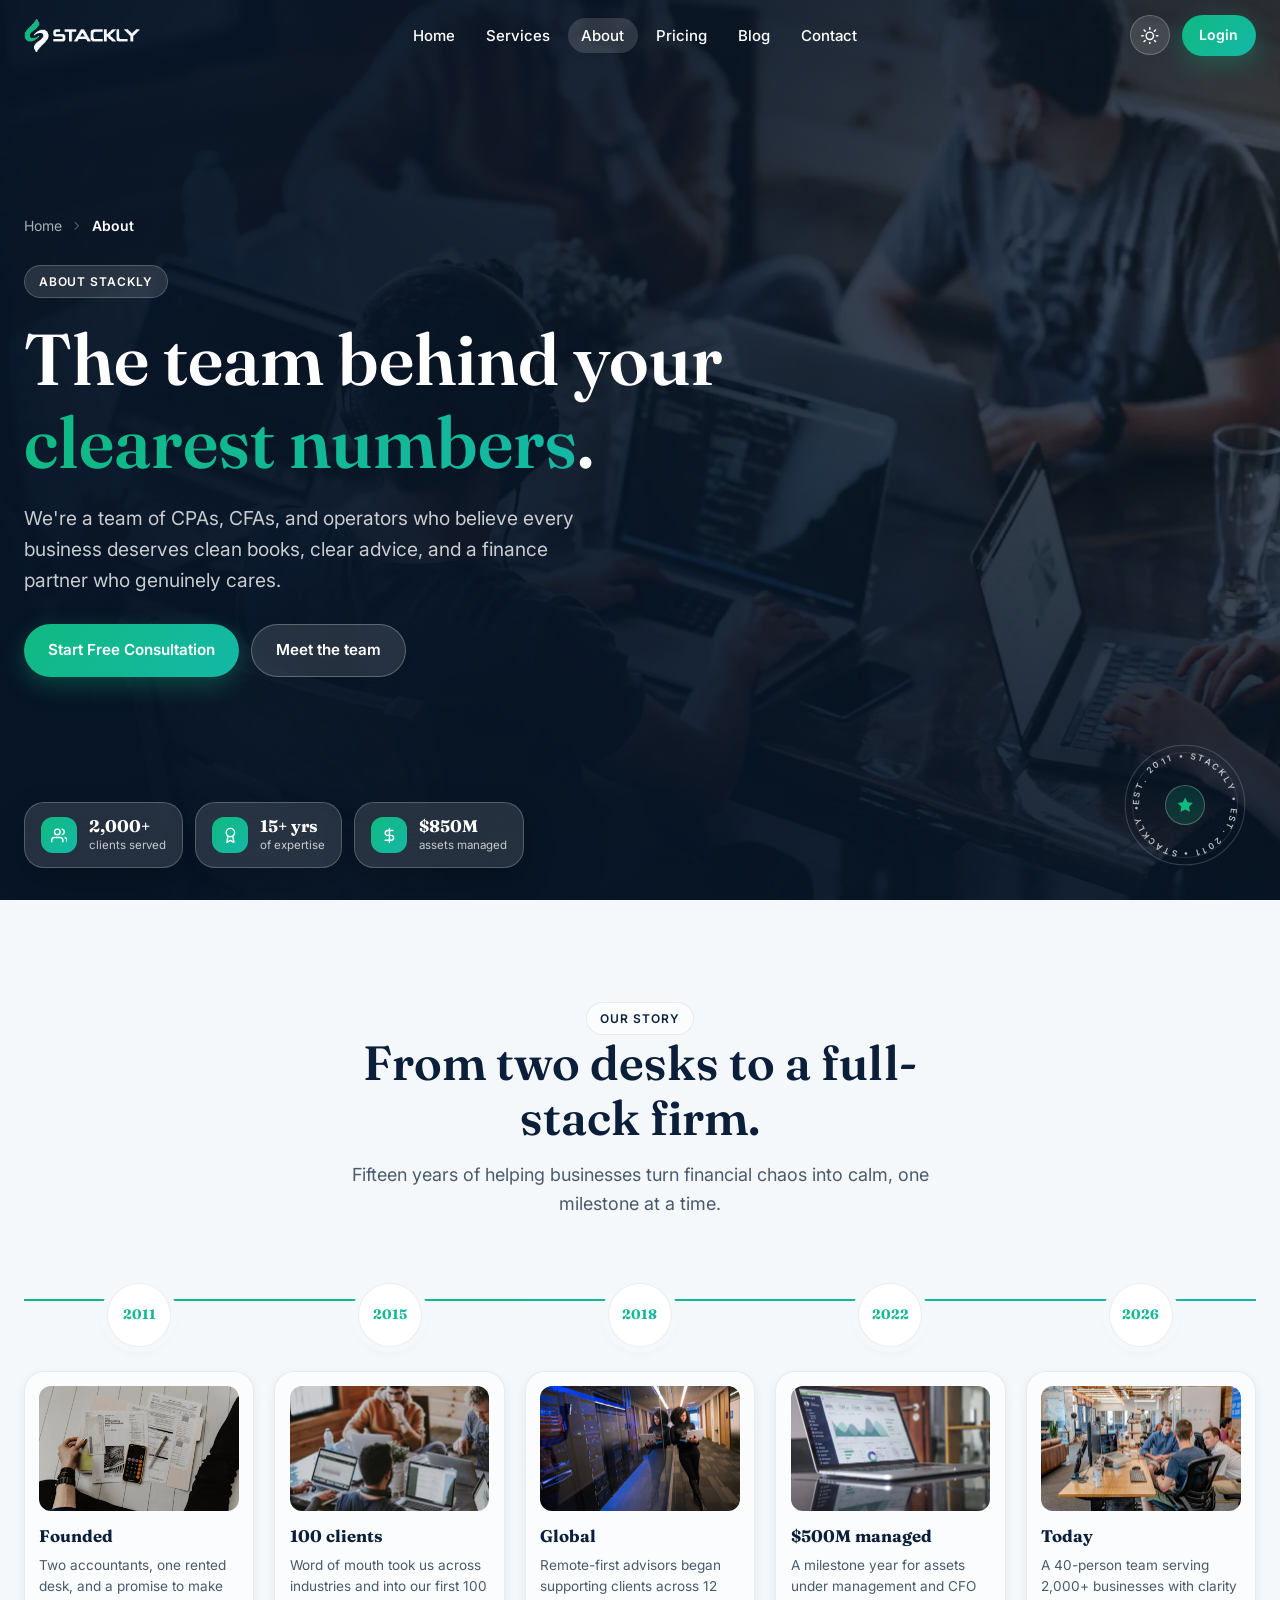
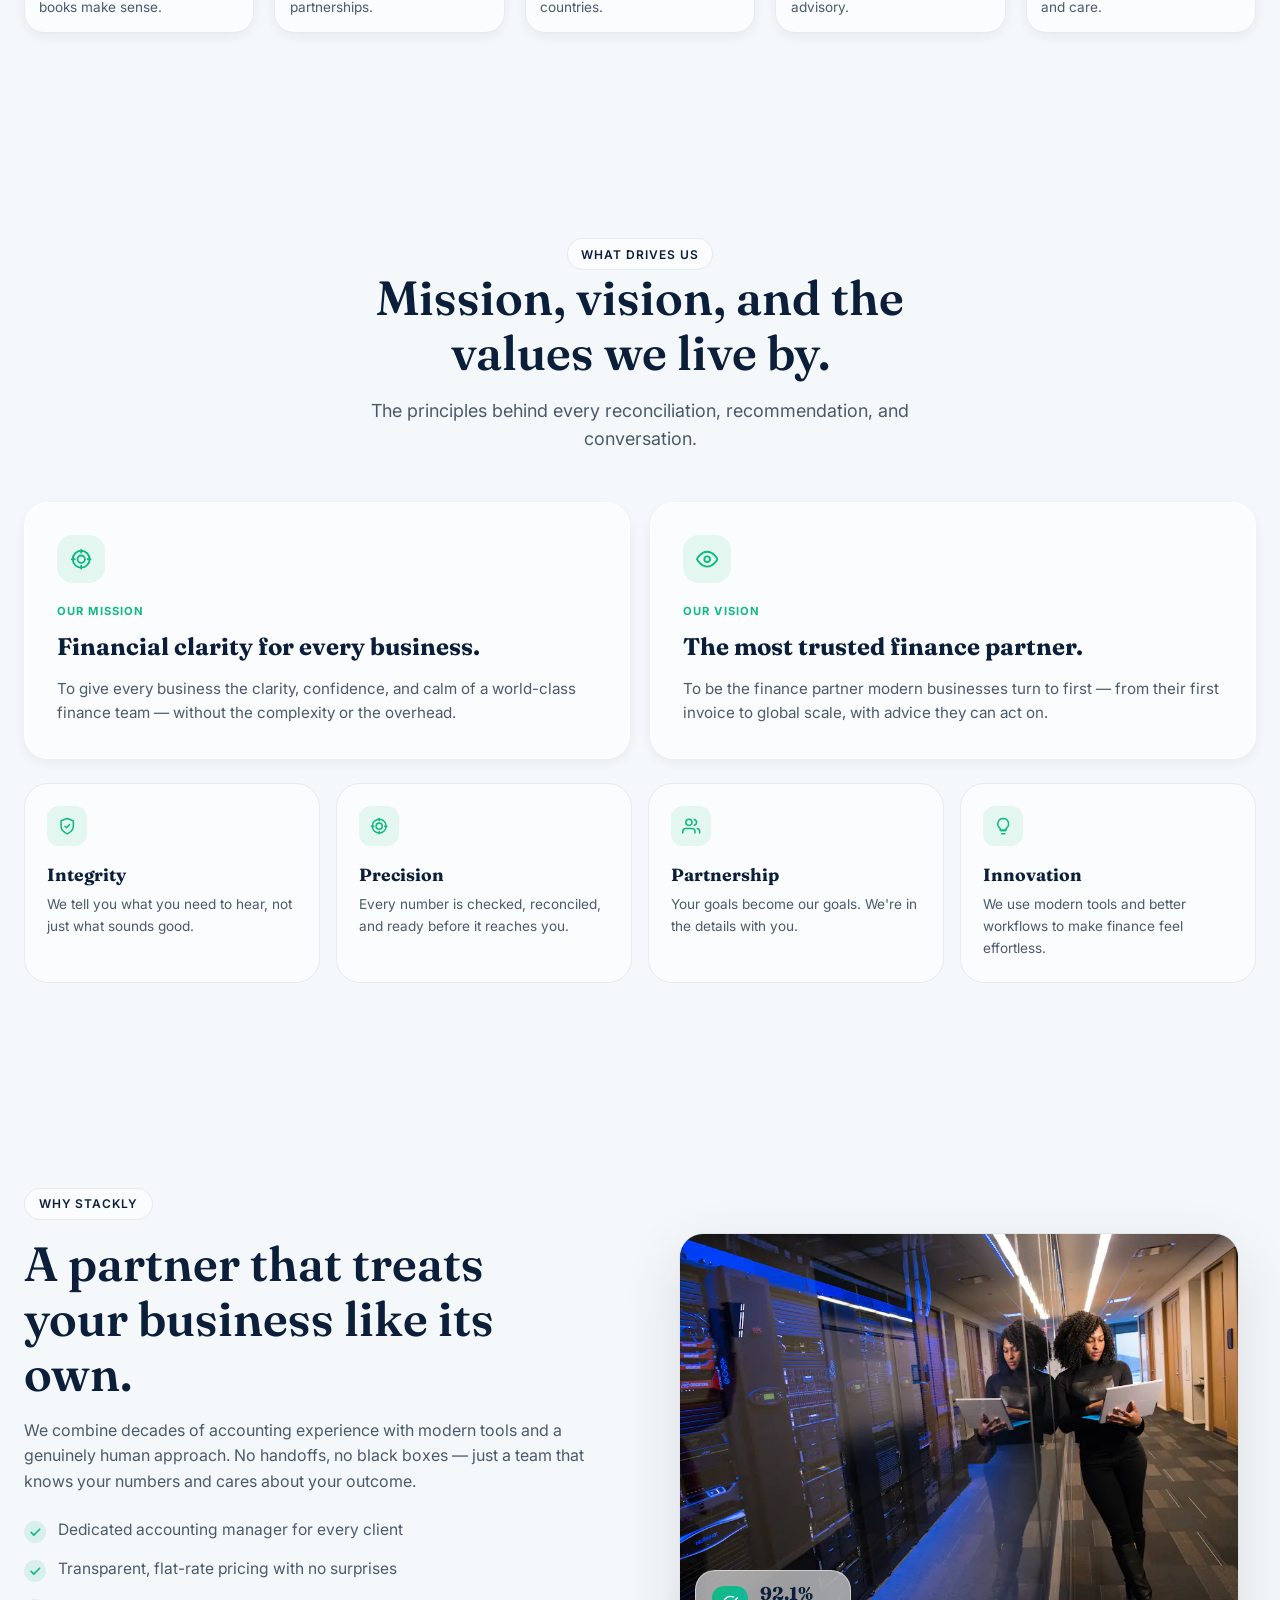
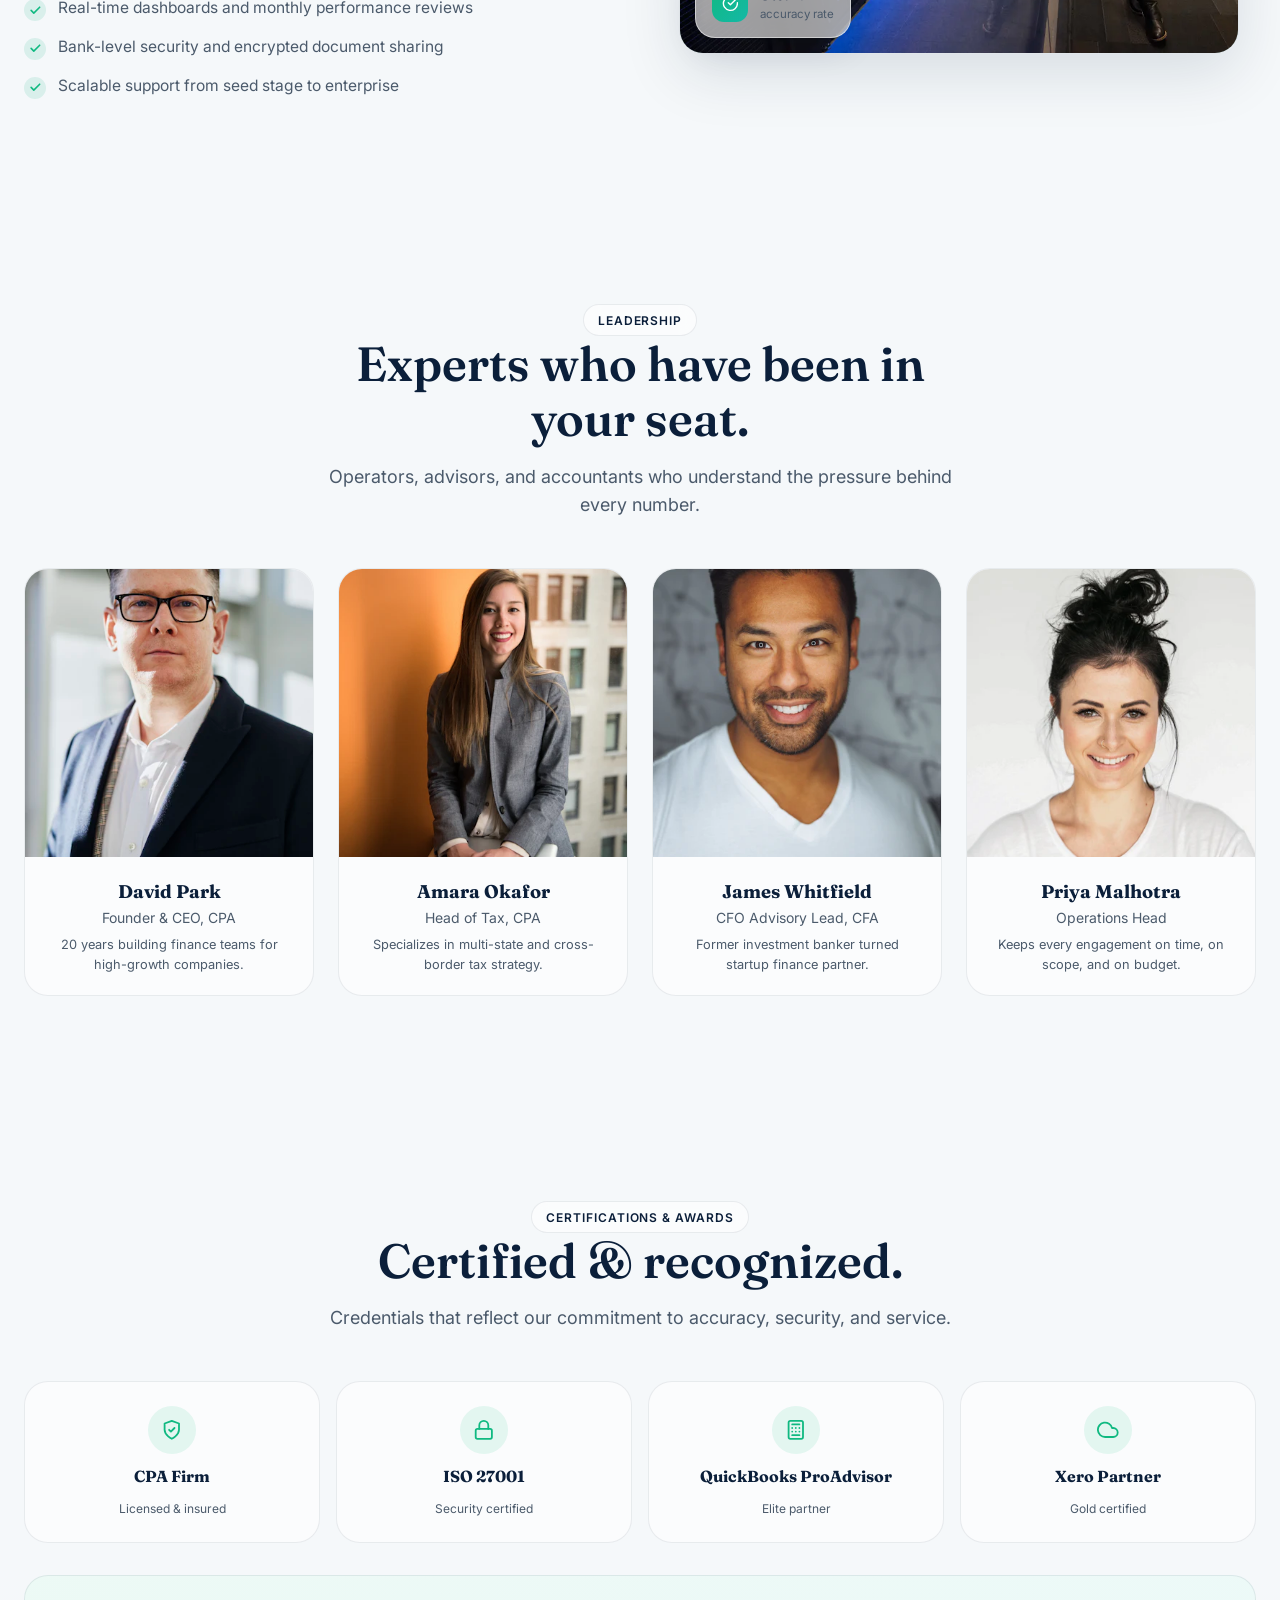
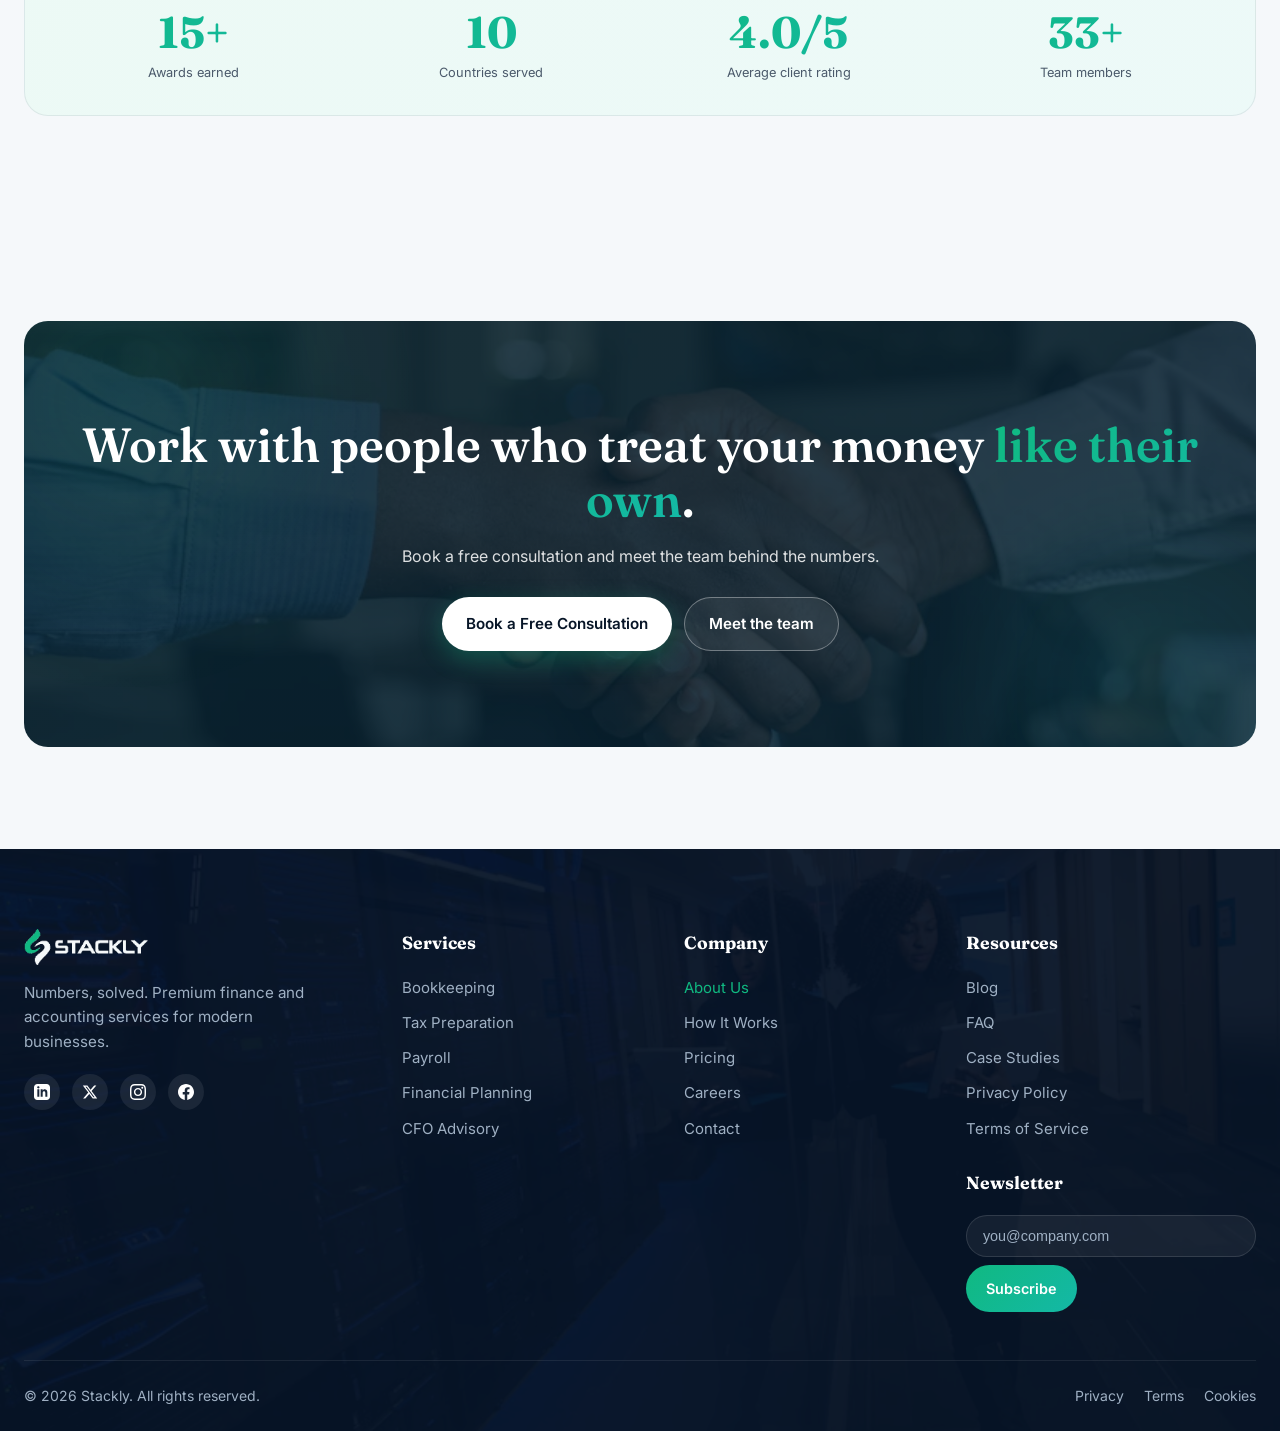
<file: about.html>
<!DOCTYPE html>
<html lang="en">
<head>
  <meta charset="UTF-8" />
  <meta name="viewport" content="width=device-width, initial-scale=1.0" />
  <meta name="description" content="Meet Stackly — a team of CPAs, CFAs, and finance operators helping modern businesses turn their numbers into clarity." />
  <title>About — Stackly Finance &amp; Accounting Service</title>
  <link rel="icon" href="data:image/svg+xml,%3Csvg xmlns='http://www.w3.org/2000/svg' viewBox='0 0 24 24'%3E%3Crect width='24' height='24' rx='6' fill='%2310B981'/%3E%3Cpath d='M7 12l3 3 7-7' stroke='%23fff' stroke-width='2.5' fill='none' stroke-linecap='round' stroke-linejoin='round'/%3E%3C/svg%3E" />

  <!-- Google Fonts -->
  <link rel="preconnect" href="https://fonts.googleapis.com" />
  <link rel="preconnect" href="https://fonts.gstatic.com" crossorigin />
  <link href="https://fonts.googleapis.com/css2?family=Fraunces:opsz,wght@9..144,400;9..144,600;9..144,700&family=Inter:wght@400;500;600;700&display=swap" rel="stylesheet" />

  <link rel="stylesheet" href="css/style.css" />
  <link rel="stylesheet" href="css/about.css" />
</head>
<body>

  <!-- ==================== HEADER ==================== -->
  <header class="header header--over-dark js-header">
    <div class="container">
      <a href="index.html" class="logo" aria-label="Stackly home">
        <img class="logo__img logo__img--light" src="images/logo/logo-stackly-on-light.webp" alt="Stackly" width="346" height="100" decoding="async" />
        <img class="logo__img logo__img--dark" src="images/logo/logo-stackly-on-dark.webp" alt="Stackly" width="346" height="100" decoding="async" />
      </a>

      <nav class="nav" aria-label="Main navigation">
        <ul class="nav__list">
          <li><a href="index.html" class="nav__link">Home</a></li>
          <li><a href="services.html" class="nav__link">Services</a></li>
          <li><a href="about.html" class="nav__link is-active" aria-current="page">About</a></li>
          <li><a href="pricing.html" class="nav__link">Pricing</a></li>
          <li><a href="blog.html" class="nav__link">Blog</a></li>
          <li><a href="contact.html" class="nav__link">Contact</a></li>
        </ul>
      </nav>

      <div class="header__actions">
        <button class="theme-toggle js-theme-toggle" type="button" aria-label="Toggle dark mode">
          <svg class="icon-sun" viewBox="0 0 24 24" fill="none" stroke="currentColor" stroke-width="2" stroke-linecap="round" stroke-linejoin="round" aria-hidden="true">
            <circle cx="12" cy="12" r="5" />
            <path d="M12 1v2M12 21v2M4.22 4.22l1.42 1.42M18.36 18.36l1.42 1.42M1 12h2M21 12h2M4.22 19.78l1.42-1.42M18.36 5.64l1.42-1.42" />
          </svg>
          <svg class="icon-moon" viewBox="0 0 24 24" fill="none" stroke="currentColor" stroke-width="2" stroke-linecap="round" stroke-linejoin="round" aria-hidden="true">
            <path d="M21 12.79A9 9 0 1 1 11.21 3 7 7 0 0 0 21 12.79z" />
          </svg>
        </button>
        <a href="login.html" class="btn btn--primary btn--small header__cta">Login</a>
        <button class="menu-toggle js-menu-toggle" type="button" aria-expanded="false" aria-label="Toggle menu">
          <svg class="icon-open" viewBox="0 0 24 24" fill="none" stroke="currentColor" stroke-width="2" stroke-linecap="round" stroke-linejoin="round" aria-hidden="true">
            <line x1="3" y1="6" x2="21" y2="6" />
            <line x1="3" y1="12" x2="21" y2="12" />
            <line x1="3" y1="18" x2="21" y2="18" />
          </svg>
          <svg class="icon-close" viewBox="0 0 24 24" fill="none" stroke="currentColor" stroke-width="2" stroke-linecap="round" stroke-linejoin="round" aria-hidden="true">
            <line x1="18" y1="6" x2="6" y2="18" />
            <line x1="6" y1="6" x2="18" y2="18" />
          </svg>
        </button>
      </div>
    </div>

    <div class="mobile-nav js-mobile-nav" aria-label="Mobile navigation">
      <ul class="mobile-nav__list">
        <li><a href="index.html" class="mobile-nav__link">Home</a></li>
        <li><a href="services.html" class="mobile-nav__link">Services</a></li>
        <li><a href="about.html" class="mobile-nav__link is-active" aria-current="page">About</a></li>
        <li><a href="pricing.html" class="mobile-nav__link">Pricing</a></li>
        <li><a href="blog.html" class="mobile-nav__link">Blog</a></li>
        <li><a href="contact.html" class="mobile-nav__link">Contact</a></li>
      </ul>
      <a href="login.html" class="btn btn--primary btn--small mobile-nav__cta">Login</a>
    </div>
  </header>

  <main id="top">

    <!-- ==================== HERO ==================== -->
    <section class="about-hero js-about-hero" aria-labelledby="about-hero-title">
      <div class="about-hero__bg">
        <img
          class="about-hero__img js-about-hero-img"
          src="images/photo-1522071820081-009f0129c71c-w1400-q35.webp"
          alt="The Stackly team collaborating around a table in a bright office"
          width="1400"
          height="933"
          loading="eager"
          decoding="async"
          onerror="this.src='images/photo-1556761175-b413da4baf72-w800-q45.webp'"
        />
        <div class="about-hero__overlay" aria-hidden="true"></div>
      </div>

      <div class="container">
        <div class="about-hero__content">
          <nav class="about-breadcrumb" aria-label="Breadcrumb">
            <a href="index.html">Home</a>
            <svg viewBox="0 0 24 24" fill="none" stroke="currentColor" stroke-width="2" stroke-linecap="round" stroke-linejoin="round" aria-hidden="true"><polyline points="9 18 15 12 9 6"/></svg>
            <span aria-current="page">About</span>
          </nav>

          <span class="eyebrow reveal">About Stackly</span>

          <h1 id="about-hero-title" class="heading h1 about-hero__title reveal reveal--stagger-1">
            The team behind your <span class="gradient-text">clearest numbers</span>.
          </h1>
          <p class="about-hero__subtitle reveal reveal--stagger-2">
            We're a team of CPAs, CFAs, and operators who believe every business deserves clean books, clear advice, and a finance partner who genuinely cares.
          </p>
          <div class="btn-group about-hero__actions reveal reveal--stagger-3">
            <a href="#contact" class="btn btn--primary">Start Free Consultation</a>
            <a href="#team" class="btn btn--ghost">Meet the team</a>
          </div>
        </div>
      </div>

      <div class="about-hero__stats">
        <div class="container">
          <div class="about-hero__stats-inner reveal reveal--stagger-4">
            <div class="about-hero__chip">
              <span class="about-hero__chip-icon" aria-hidden="true">
                <svg viewBox="0 0 24 24" fill="none" stroke="currentColor" stroke-width="2" stroke-linecap="round" stroke-linejoin="round"><path d="M17 21v-2a4 4 0 0 0-4-4H5a4 4 0 0 0-4 4v2"/><circle cx="9" cy="7" r="4"/><path d="M23 21v-2a4 4 0 0 0-3-3.87M16 3.13a4 4 0 0 1 0 7.75"/></svg>
              </span>
              <div>
                <div class="about-hero__chip-value">2,000+</div>
                <div class="about-hero__chip-label">clients served</div>
              </div>
            </div>

            <div class="about-hero__chip">
              <span class="about-hero__chip-icon" aria-hidden="true">
                <svg viewBox="0 0 24 24" fill="none" stroke="currentColor" stroke-width="2" stroke-linecap="round" stroke-linejoin="round"><circle cx="12" cy="8" r="6"/><path d="M15.477 12.89 17 22l-5-3-5 3 1.523-9.11"/></svg>
              </span>
              <div>
                <div class="about-hero__chip-value">15+ yrs</div>
                <div class="about-hero__chip-label">of expertise</div>
              </div>
            </div>

            <div class="about-hero__chip">
              <span class="about-hero__chip-icon" aria-hidden="true">
                <svg viewBox="0 0 24 24" fill="none" stroke="currentColor" stroke-width="2" stroke-linecap="round" stroke-linejoin="round"><path d="M12 2v20M17 5H9.5a3.5 3.5 0 0 0 0 7h5a3.5 3.5 0 0 1 0 7H6"/></svg>
              </span>
              <div>
                <div class="about-hero__chip-value">$850M</div>
                <div class="about-hero__chip-label">assets managed</div>
              </div>
            </div>
          </div>
        </div>
      </div>

      <div class="about-seal" aria-hidden="true">
        <svg class="about-seal__ring" viewBox="0 0 120 120" aria-hidden="true">
          <defs>
            <path id="about-seal-path" d="M 60,60 m -44,0 a 44,44 0 1,1 88,0 a 44,44 0 1,1 -88,0" />
          </defs>
          <circle cx="60" cy="60" r="57" fill="none" stroke="rgba(255,255,255,0.18)" stroke-width="1" />
          <circle cx="60" cy="60" r="50" fill="none" stroke="rgba(255,255,255,0.1)" stroke-width="1" />
          <text>
            <textPath href="#about-seal-path" startOffset="0" textLength="276" lengthAdjust="spacing">EST. 2011 • STACKLY • EST. 2011 • STACKLY •</textPath>
          </text>
        </svg>
        <span class="about-seal__center">
          <svg viewBox="0 0 24 24" fill="currentColor" aria-hidden="true"><path d="M12 2l3.09 6.26L22 9.27l-5 4.87 1.18 6.88L12 17.77l-6.18 3.25L7 14.14 2 9.27l6.91-1.01L12 2z"/></svg>
        </span>
      </div>
    </section>

    <!-- ==================== OUR STORY ==================== -->
    <section id="story" class="section" aria-labelledby="story-title">
      <div class="container">
        <div class="section-header section-header--center reveal">
          <span class="eyebrow">Our story</span>
          <h2 id="story-title" class="heading h2">From two desks to a full-stack firm.</h2>
          <p class="text-body">Fifteen years of helping businesses turn financial chaos into calm, one milestone at a time.</p>
        </div>

        <div class="about-timeline reveal">
          <div class="about-timeline__line" aria-hidden="true"></div>

          <article class="about-milestone">
            <div class="about-milestone__year"><span>2011</span></div>
            <div class="about-milestone__card">
              <img
                class="about-milestone__thumb"
                src="images/photo-1554224155-6726b3ff858f-w400-q55.webp"
                alt="Founding desk with accounting records and a calculator"
                width="400"
                height="250"
                loading="lazy"
                decoding="async"
                onerror="this.src='images/photo-1450101499163-c8848c66ca85-w400-q55.webp'"
              />
              <h3 class="about-milestone__title">Founded</h3>
              <p class="about-milestone__text">Two accountants, one rented desk, and a promise to make books make sense.</p>
            </div>
          </article>

          <article class="about-milestone">
            <div class="about-milestone__year"><span>2015</span></div>
            <div class="about-milestone__card">
              <img
                class="about-milestone__thumb"
                src="images/photo-1521737711867-e3b97375f902-w400-q55.webp"
                alt="Stackly team celebrating a milestone in the office"
                width="400"
                height="250"
                loading="lazy"
                decoding="async"
                onerror="this.src='images/photo-1556761175-b413da4baf72-w400-q55.webp'"
              />
              <h3 class="about-milestone__title">100 clients</h3>
              <p class="about-milestone__text">Word of mouth took us across industries and into our first 100 partnerships.</p>
            </div>
          </article>

          <article class="about-milestone">
            <div class="about-milestone__year"><span>2018</span></div>
            <div class="about-milestone__card">
              <img
                class="about-milestone__thumb"
                src="images/photo-1573164713988-8665fc963095-w400-q55.webp"
                alt="Modern office representing Stackly's global expansion"
                width="400"
                height="250"
                loading="lazy"
                decoding="async"
                onerror="this.src='images/photo-1556761175-b413da4baf72-w400-q55.webp'"
              />
              <h3 class="about-milestone__title">Global</h3>
              <p class="about-milestone__text">Remote-first advisors began supporting clients across 12 countries.</p>
            </div>
          </article>

          <article class="about-milestone">
            <div class="about-milestone__year"><span>2022</span></div>
            <div class="about-milestone__card">
              <img
                class="about-milestone__thumb"
                src="images/photo-1460925895917-afdab827c52f-w400-q55.webp"
                alt="Financial analytics dashboard showing managed assets"
                width="400"
                height="250"
                loading="lazy"
                decoding="async"
                onerror="this.src='images/photo-1526304640581-d334cdbbf45e-w500-q50.webp'"
              />
              <h3 class="about-milestone__title">$500M managed</h3>
              <p class="about-milestone__text">A milestone year for assets under management and CFO advisory.</p>
            </div>
          </article>

          <article class="about-milestone">
            <div class="about-milestone__year"><span>2026</span></div>
            <div class="about-milestone__card">
              <img
                class="about-milestone__thumb"
                src="images/photo-1556761175-b413da4baf72-w400-q55.webp"
                alt="Stackly team collaborating in a modern meeting room"
                width="400"
                height="250"
                loading="lazy"
                decoding="async"
                onerror="this.src='images/photo-1521737711867-e3b97375f902-w400-q55.webp'"
              />
              <h3 class="about-milestone__title">Today</h3>
              <p class="about-milestone__text">A 40-person team serving 2,000+ businesses with clarity and care.</p>
            </div>
          </article>
        </div>
      </div>
    </section>

    <!-- ==================== MISSION, VISION & VALUES ==================== -->
    <section id="mission" class="section" aria-labelledby="mission-title">
      <div class="container">
        <div class="section-header section-header--center reveal">
          <span class="eyebrow">What drives us</span>
          <h2 id="mission-title" class="heading h2">Mission, vision, and the values we live by.</h2>
          <p class="text-body">The principles behind every reconciliation, recommendation, and conversation.</p>
        </div>

        <div class="about-pillars">
          <article class="glass about-pillar reveal">
            <span class="about-pillar__icon" aria-hidden="true">
              <svg viewBox="0 0 24 24" fill="none" stroke="currentColor" stroke-width="2" stroke-linecap="round" stroke-linejoin="round"><circle cx="12" cy="12" r="9"/><circle cx="12" cy="12" r="4"/><line x1="12" y1="2" x2="12" y2="5"/><line x1="12" y1="19" x2="12" y2="22"/><line x1="2" y1="12" x2="5" y2="12"/><line x1="19" y1="12" x2="22" y2="12"/></svg>
            </span>
            <span class="about-pillar__label">Our mission</span>
            <h3 class="about-pillar__title">Financial clarity for every business.</h3>
            <p class="about-pillar__text">To give every business the clarity, confidence, and calm of a world-class finance team — without the complexity or the overhead.</p>
          </article>

          <article class="glass about-pillar reveal reveal--stagger-1">
            <span class="about-pillar__icon" aria-hidden="true">
              <svg viewBox="0 0 24 24" fill="none" stroke="currentColor" stroke-width="2" stroke-linecap="round" stroke-linejoin="round"><path d="M1 12s4-8 11-8 11 8 11 8-4 8-11 8-11-8-11-8z"/><circle cx="12" cy="12" r="3"/></svg>
            </span>
            <span class="about-pillar__label">Our vision</span>
            <h3 class="about-pillar__title">The most trusted finance partner.</h3>
            <p class="about-pillar__text">To be the finance partner modern businesses turn to first — from their first invoice to global scale, with advice they can act on.</p>
          </article>
        </div>

        <div class="about-values">
          <article class="card about-value reveal reveal--stagger-1">
            <span class="about-value__icon" aria-hidden="true">
              <svg viewBox="0 0 24 24" fill="none" stroke="currentColor" stroke-width="2" stroke-linecap="round" stroke-linejoin="round"><path d="M12 22s8-4 8-10V5l-8-3-8 3v7c0 6 8 10 8 10z"/><polyline points="9 12 11 14 15 10"/></svg>
            </span>
            <h3 class="about-value__title">Integrity</h3>
            <p class="about-value__text">We tell you what you need to hear, not just what sounds good.</p>
          </article>

          <article class="card about-value reveal reveal--stagger-2">
            <span class="about-value__icon" aria-hidden="true">
              <svg viewBox="0 0 24 24" fill="none" stroke="currentColor" stroke-width="2" stroke-linecap="round" stroke-linejoin="round"><circle cx="12" cy="12" r="9"/><circle cx="12" cy="12" r="4"/><line x1="12" y1="2" x2="12" y2="5"/><line x1="12" y1="19" x2="12" y2="22"/><line x1="2" y1="12" x2="5" y2="12"/><line x1="19" y1="12" x2="22" y2="12"/></svg>
            </span>
            <h3 class="about-value__title">Precision</h3>
            <p class="about-value__text">Every number is checked, reconciled, and ready before it reaches you.</p>
          </article>

          <article class="card about-value reveal reveal--stagger-3">
            <span class="about-value__icon" aria-hidden="true">
              <svg viewBox="0 0 24 24" fill="none" stroke="currentColor" stroke-width="2" stroke-linecap="round" stroke-linejoin="round"><path d="M17 21v-2a4 4 0 0 0-4-4H5a4 4 0 0 0-4 4v2"/><circle cx="9" cy="7" r="4"/><path d="M23 21v-2a4 4 0 0 0-3-3.87M16 3.13a4 4 0 0 1 0 7.75"/></svg>
            </span>
            <h3 class="about-value__title">Partnership</h3>
            <p class="about-value__text">Your goals become our goals. We're in the details with you.</p>
          </article>

          <article class="card about-value reveal reveal--stagger-4">
            <span class="about-value__icon" aria-hidden="true">
              <svg viewBox="0 0 24 24" fill="none" stroke="currentColor" stroke-width="2" stroke-linecap="round" stroke-linejoin="round"><path d="M9 18h6"/><path d="M10 22h4"/><path d="M12 2a7 7 0 0 0-4 12.74V17h8v-2.26A7 7 0 0 0 12 2z"/></svg>
            </span>
            <h3 class="about-value__title">Innovation</h3>
            <p class="about-value__text">We use modern tools and better workflows to make finance feel effortless.</p>
          </article>
        </div>
      </div>
    </section>

    <!-- ==================== WHY CHOOSE US ==================== -->
    <section id="why" class="section" aria-labelledby="why-title">
      <div class="container">
        <div class="about-why">
          <div class="reveal">
            <span class="eyebrow">Why Stackly</span>
            <h2 id="why-title" class="heading h2" style="margin-top: 1rem;">A partner that treats your business like its own.</h2>
            <p class="text-body" style="margin-top: 1rem;">
              We combine decades of accounting experience with modern tools and a genuinely human approach. No handoffs, no black boxes — just a team that knows your numbers and cares about your outcome.
            </p>
            <ul class="about__list">
              <li class="about__item">
                <span class="about__check"><svg viewBox="0 0 24 24" fill="none" stroke="currentColor" stroke-width="3" stroke-linecap="round" stroke-linejoin="round" aria-hidden="true"><polyline points="20 6 9 17 4 12"/></svg></span>
                Dedicated accounting manager for every client
              </li>
              <li class="about__item">
                <span class="about__check"><svg viewBox="0 0 24 24" fill="none" stroke="currentColor" stroke-width="3" stroke-linecap="round" stroke-linejoin="round" aria-hidden="true"><polyline points="20 6 9 17 4 12"/></svg></span>
                Transparent, flat-rate pricing with no surprises
              </li>
              <li class="about__item">
                <span class="about__check"><svg viewBox="0 0 24 24" fill="none" stroke="currentColor" stroke-width="3" stroke-linecap="round" stroke-linejoin="round" aria-hidden="true"><polyline points="20 6 9 17 4 12"/></svg></span>
                Real-time dashboards and monthly performance reviews
              </li>
              <li class="about__item">
                <span class="about__check"><svg viewBox="0 0 24 24" fill="none" stroke="currentColor" stroke-width="3" stroke-linecap="round" stroke-linejoin="round" aria-hidden="true"><polyline points="20 6 9 17 4 12"/></svg></span>
                Bank-level security and encrypted document sharing
              </li>
              <li class="about__item">
                <span class="about__check"><svg viewBox="0 0 24 24" fill="none" stroke="currentColor" stroke-width="3" stroke-linecap="round" stroke-linejoin="round" aria-hidden="true"><polyline points="20 6 9 17 4 12"/></svg></span>
                Scalable support from seed stage to enterprise
              </li>
            </ul>
          </div>

          <div class="about-why__media reveal reveal--stagger-1">
            <div class="about-why__frame">
              <img
                src="images/photo-1573164713988-8665fc963095-w1000-q40.webp"
                alt="Stackly advisors reviewing financial plans in a modern office"
                width="1000"
                height="750"
                loading="lazy"
                decoding="async"
                onerror="this.src='images/photo-1556761175-b413da4baf72-w800-q45.webp'"
              />
            </div>
            <div class="about-why__chip">
              <span class="about-why__chip-icon" aria-hidden="true">
                <svg viewBox="0 0 24 24" fill="none" stroke="currentColor" stroke-width="2" stroke-linecap="round" stroke-linejoin="round"><path d="M22 11.08V12a10 10 0 1 1-5.93-9.14"/><polyline points="22 4 12 14.01 9 11.01"/></svg>
              </span>
              <div>
                <div class="about-why__chip-value"><span class="js-counter" data-target="99.9" data-suffix="%" data-decimals="1">0</span></div>
                <div class="about-why__chip-label">accuracy rate</div>
              </div>
            </div>
          </div>
        </div>
      </div>
    </section>

    <!-- ==================== LEADERSHIP TEAM ==================== -->
    <section id="team" class="section" aria-labelledby="team-title">
      <div class="container">
        <div class="section-header section-header--center reveal">
          <span class="eyebrow">Leadership</span>
          <h2 id="team-title" class="heading h2">Experts who have been in your seat.</h2>
          <p class="text-body">Operators, advisors, and accountants who understand the pressure behind every number.</p>
        </div>

        <div class="team__grid">
          <article class="card team-card reveal reveal--stagger-1">
            <div class="team-card__photo">
              <img
                src="images/photo-1560250097-0b93528c311a-w400-q70.webp"
                alt="David Park, Founder and CEO of Stackly"
                width="400"
                height="400"
                loading="lazy"
                decoding="async"
                onerror="this.src='images/photo-1507003211169-0a1dd7228f2d-w400-q70.webp'"
              />
              <div class="team-card__social">
                <a href="404.html" aria-label="David Park LinkedIn"><svg viewBox="0 0 24 24" fill="currentColor" aria-hidden="true"><path d="M19 0h-14c-2.761 0-5 2.239-5 5v14c0 2.761 2.239 5 5 5h14c2.762 0 5-2.239 5-5v-14c0-2.761-2.238-5-5-5zm-11 19h-3v-11h3v11zm-1.5-12.268c-.966 0-1.75-.79-1.75-1.764s.784-1.764 1.75-1.764 1.75.79 1.75 1.764-.783 1.764-1.75 1.764zm13.5 12.268h-3v-5.604c0-3.368-4-3.113-4 0v5.604h-3v-11h3v1.765c1.396-2.586 7-2.777 7 2.476v6.759z"/></svg></a>
                <a href="404.html" aria-label="David Park X"><svg viewBox="0 0 24 24" fill="currentColor" aria-hidden="true"><path d="M18.244 2.25h3.308l-7.227 8.26 8.502 11.24H16.17l-5.214-6.817L4.99 21.75H1.68l7.73-8.835L1.254 2.25H8.08l4.713 6.231zm-1.161 17.52h1.833L7.084 4.126H5.117z"/></svg></a>
              </div>
            </div>
            <div class="team-card__info">
              <h3 class="team-card__name">David Park</h3>
              <p class="team-card__role">Founder &amp; CEO, CPA</p>
              <p class="about-leader__bio">20 years building finance teams for high-growth companies.</p>
            </div>
          </article>

          <article class="card team-card reveal reveal--stagger-2">
            <div class="team-card__photo">
              <img
                src="images/photo-1573496359142-b8d87734a5a2-w400-q70.webp"
                alt="Amara Okafor, Head of Tax at Stackly"
                width="400"
                height="400"
                loading="lazy"
                decoding="async"
                onerror="this.src='images/photo-1580489944761-15a19d654956-w400-q70.webp'"
              />
              <div class="team-card__social">
                <a href="404.html" aria-label="Amara Okafor LinkedIn"><svg viewBox="0 0 24 24" fill="currentColor" aria-hidden="true"><path d="M19 0h-14c-2.761 0-5 2.239-5 5v14c0 2.761 2.239 5 5 5h14c2.762 0 5-2.239 5-5v-14c0-2.761-2.238-5-5-5zm-11 19h-3v-11h3v11zm-1.5-12.268c-.966 0-1.75-.79-1.75-1.764s.784-1.764 1.75-1.764 1.75.79 1.75 1.764-.783 1.764-1.75 1.764zm13.5 12.268h-3v-5.604c0-3.368-4-3.113-4 0v5.604h-3v-11h3v1.765c1.396-2.586 7-2.777 7 2.476v6.759z"/></svg></a>
                <a href="404.html" aria-label="Amara Okafor X"><svg viewBox="0 0 24 24" fill="currentColor" aria-hidden="true"><path d="M18.244 2.25h3.308l-7.227 8.26 8.502 11.24H16.17l-5.214-6.817L4.99 21.75H1.68l7.73-8.835L1.254 2.25H8.08l4.713 6.231zm-1.161 17.52h1.833L7.084 4.126H5.117z"/></svg></a>
              </div>
            </div>
            <div class="team-card__info">
              <h3 class="team-card__name">Amara Okafor</h3>
              <p class="team-card__role">Head of Tax, CPA</p>
              <p class="about-leader__bio">Specializes in multi-state and cross-border tax strategy.</p>
            </div>
          </article>

          <article class="card team-card reveal reveal--stagger-3">
            <div class="team-card__photo">
              <img
                src="images/photo-1507003211169-0a1dd7228f2d-w400-q70.webp"
                alt="James Whitfield, CFO Advisory Lead at Stackly"
                width="400"
                height="400"
                loading="lazy"
                decoding="async"
                onerror="this.src='images/photo-1560250097-0b93528c311a-w400-q70.webp'"
              />
              <div class="team-card__social">
                <a href="404.html" aria-label="James Whitfield LinkedIn"><svg viewBox="0 0 24 24" fill="currentColor" aria-hidden="true"><path d="M19 0h-14c-2.761 0-5 2.239-5 5v14c0 2.761 2.239 5 5 5h14c2.762 0 5-2.239 5-5v-14c0-2.761-2.238-5-5-5zm-11 19h-3v-11h3v11zm-1.5-12.268c-.966 0-1.75-.79-1.75-1.764s.784-1.764 1.75-1.764 1.75.79 1.75 1.764-.783 1.764-1.75 1.764zm13.5 12.268h-3v-5.604c0-3.368-4-3.113-4 0v5.604h-3v-11h3v1.765c1.396-2.586 7-2.777 7 2.476v6.759z"/></svg></a>
                <a href="404.html" aria-label="James Whitfield X"><svg viewBox="0 0 24 24" fill="currentColor" aria-hidden="true"><path d="M18.244 2.25h3.308l-7.227 8.26 8.502 11.24H16.17l-5.214-6.817L4.99 21.75H1.68l7.73-8.835L1.254 2.25H8.08l4.713 6.231zm-1.161 17.52h1.833L7.084 4.126H5.117z"/></svg></a>
              </div>
            </div>
            <div class="team-card__info">
              <h3 class="team-card__name">James Whitfield</h3>
              <p class="team-card__role">CFO Advisory Lead, CFA</p>
              <p class="about-leader__bio">Former investment banker turned startup finance partner.</p>
            </div>
          </article>

          <article class="card team-card reveal reveal--stagger-4">
            <div class="team-card__photo">
              <img
                src="images/photo-1580489944761-15a19d654956-w400-q70.webp"
                alt="Priya Malhotra, Operations Head at Stackly"
                width="400"
                height="400"
                loading="lazy"
                decoding="async"
                onerror="this.src='images/photo-1573496359142-b8d87734a5a2-w400-q70.webp'"
              />
              <div class="team-card__social">
                <a href="404.html" aria-label="Priya Malhotra LinkedIn"><svg viewBox="0 0 24 24" fill="currentColor" aria-hidden="true"><path d="M19 0h-14c-2.761 0-5 2.239-5 5v14c0 2.761 2.239 5 5 5h14c2.762 0 5-2.239 5-5v-14c0-2.761-2.238-5-5-5zm-11 19h-3v-11h3v11zm-1.5-12.268c-.966 0-1.75-.79-1.75-1.764s.784-1.764 1.75-1.764 1.75.79 1.75 1.764-.783 1.764-1.75 1.764zm13.5 12.268h-3v-5.604c0-3.368-4-3.113-4 0v5.604h-3v-11h3v1.765c1.396-2.586 7-2.777 7 2.476v6.759z"/></svg></a>
                <a href="404.html" aria-label="Priya Malhotra X"><svg viewBox="0 0 24 24" fill="currentColor" aria-hidden="true"><path d="M18.244 2.25h3.308l-7.227 8.26 8.502 11.24H16.17l-5.214-6.817L4.99 21.75H1.68l7.73-8.835L1.254 2.25H8.08l4.713 6.231zm-1.161 17.52h1.833L7.084 4.126H5.117z"/></svg></a>
              </div>
            </div>
            <div class="team-card__info">
              <h3 class="team-card__name">Priya Malhotra</h3>
              <p class="team-card__role">Operations Head</p>
              <p class="about-leader__bio">Keeps every engagement on time, on scope, and on budget.</p>
            </div>
          </article>
        </div>
      </div>
    </section>

    <!-- ==================== ACHIEVEMENTS ==================== -->
    <section id="achievements" class="section" aria-labelledby="achievements-title">
      <div class="container">
        <div class="section-header section-header--center reveal">
          <span class="eyebrow">Certifications &amp; awards</span>
          <h2 id="achievements-title" class="heading h2">Certified &amp; recognized.</h2>
          <p class="text-body">Credentials that reflect our commitment to accuracy, security, and service.</p>
        </div>

        <div class="about-awards reveal">
          <article class="card about-award">
            <span class="about-award__icon" aria-hidden="true">
              <svg viewBox="0 0 24 24" fill="none" stroke="currentColor" stroke-width="2" stroke-linecap="round" stroke-linejoin="round"><path d="M12 22s8-4 8-10V5l-8-3-8 3v7c0 6 8 10 8 10z"/><polyline points="9 12 11 14 15 10"/></svg>
            </span>
            <h3 class="about-award__title">CPA Firm</h3>
            <p class="about-award__text">Licensed &amp; insured</p>
          </article>

          <article class="card about-award">
            <span class="about-award__icon" aria-hidden="true">
              <svg viewBox="0 0 24 24" fill="none" stroke="currentColor" stroke-width="2" stroke-linecap="round" stroke-linejoin="round"><rect x="3" y="11" width="18" height="11" rx="2" ry="2"/><path d="M7 11V7a5 5 0 0 1 10 0v4"/></svg>
            </span>
            <h3 class="about-award__title">ISO 27001</h3>
            <p class="about-award__text">Security certified</p>
          </article>

          <article class="card about-award">
            <span class="about-award__icon" aria-hidden="true">
              <svg viewBox="0 0 24 24" fill="none" stroke="currentColor" stroke-width="2" stroke-linecap="round" stroke-linejoin="round"><rect x="4" y="2" width="16" height="20" rx="2"/><line x1="8" y1="6" x2="16" y2="6"/><line x1="8" y1="10" x2="8" y2="10"/><line x1="12" y1="10" x2="12" y2="10"/><line x1="16" y1="10" x2="16" y2="10"/><line x1="8" y1="14" x2="8" y2="14"/><line x1="12" y1="14" x2="12" y2="14"/><line x1="16" y1="14" x2="16" y2="14"/><line x1="8" y1="18" x2="16" y2="18"/></svg>
            </span>
            <h3 class="about-award__title">QuickBooks ProAdvisor</h3>
            <p class="about-award__text">Elite partner</p>
          </article>

          <article class="card about-award">
            <span class="about-award__icon" aria-hidden="true">
              <svg viewBox="0 0 24 24" fill="none" stroke="currentColor" stroke-width="2" stroke-linecap="round" stroke-linejoin="round"><path d="M18 10h-1.26A8 8 0 1 0 9 20h9a5 5 0 0 0 0-10z"/></svg>
            </span>
            <h3 class="about-award__title">Xero Partner</h3>
            <p class="about-award__text">Gold certified</p>
          </article>
        </div>

        <div class="about-achievements__stats reveal reveal--stagger-1">
          <div>
            <div class="about-achievements__value"><span class="js-counter" data-target="18" data-suffix="+">0</span></div>
            <div class="about-achievements__label">Awards earned</div>
          </div>
          <div>
            <div class="about-achievements__value"><span class="js-counter" data-target="12">0</span></div>
            <div class="about-achievements__label">Countries served</div>
          </div>
          <div>
            <div class="about-achievements__value"><span class="js-counter" data-target="4.9" data-suffix="/5" data-decimals="1">0</span></div>
            <div class="about-achievements__label">Average client rating</div>
          </div>
          <div>
            <div class="about-achievements__value"><span class="js-counter" data-target="40" data-suffix="+">0</span></div>
            <div class="about-achievements__label">Team members</div>
          </div>
        </div>
      </div>
    </section>

    <!-- ==================== CTA BANNER ==================== -->
    <section id="contact" class="section" aria-labelledby="cta-title">
      <div class="container">
        <div class="cta-banner reveal">
          <img
            class="cta-banner__bg"
            src="images/photo-1521791136064-7986c2920216-w800-q60.webp"
            alt=""
            width="800"
            height="450"
            loading="lazy"
            decoding="async"
            aria-hidden="true"
            onerror="this.src='images/photo-1556761175-b413da4baf72-w600-q50.webp'"
          />
          <div class="blob blob--green blob--animate" style="width: 320px; height: 320px; top: -80px; left: -60px; opacity: .25;"></div>
          <div class="blob blob--teal" style="width: 280px; height: 280px; bottom: -80px; right: -40px; opacity: .25;"></div>
          <h2 id="cta-title" class="heading cta-banner__title">Work with people who treat your money <span class="gradient-text">like their own</span>.</h2>
          <p class="cta-banner__text">Book a free consultation and meet the team behind the numbers.</p>
          <div class="about-cta__actions">
            <a href="mailto:hello@stackly.com" class="btn btn--white btn--primary">Book a Free Consultation</a>
            <a href="#team" class="btn btn--outline about-cta__link-btn">Meet the team</a>
          </div>
        </div>
      </div>
    </section>

  </main>

  <!-- ==================== FOOTER ==================== -->
  <footer class="footer" aria-label="Footer">
    <img
      class="footer__bg"
      src="images/photo-1573164713988-8665fc963095-w800-q45.webp"
      alt=""
      width="800"
      height="500"
      loading="lazy"
      decoding="async"
      aria-hidden="true"
      onerror="this.src='images/photo-1556761175-b413da4baf72-w800-q45.webp'"
    />
    <div class="container">
      <div class="footer__grid">
        <div class="footer__brand">
          <a href="index.html" class="footer__logo">
          <img class="logo__img" src="images/logo/logo-stackly-on-dark.webp" alt="Stackly" width="346" height="100" decoding="async" />
        </a>
          <p class="footer__tagline">Numbers, solved. Premium finance and accounting services for modern businesses.</p>
                    <div class="footer__socials">
            <a href="404.html" class="footer__social" aria-label="LinkedIn"><svg viewBox="0 0 24 24" fill="currentColor" aria-hidden="true"><path d="M19 0h-14c-2.761 0-5 2.239-5 5v14c0 2.761 2.239 5 5 5h14c2.762 0 5-2.239 5-5v-14c0-2.761-2.238-5-5-5zm-11 19h-3v-11h3v11zm-1.5-12.268c-.966 0-1.75-.79-1.75-1.764s.784-1.764 1.75-1.764 1.75.79 1.75 1.764-.783 1.764-1.75 1.764zm13.5 12.268h-3v-5.604c0-3.368-4-3.113-4 0v5.604h-3v-11h3v1.765c1.396-2.586 7-2.777 7 2.476v6.759z"/></svg></a>
            <a href="404.html" class="footer__social" aria-label="X"><svg viewBox="0 0 24 24" fill="currentColor" aria-hidden="true"><path d="M18.244 2.25h3.308l-7.227 8.26 8.502 11.24H16.17l-5.214-6.817L4.99 21.75H1.68l7.73-8.835L1.254 2.25H8.08l4.713 6.231zm-1.161 17.52h1.833L7.084 4.126H5.117z"/></svg></a>
            <a href="404.html" class="footer__social" aria-label="Instagram"><svg viewBox="0 0 24 24" fill="currentColor" aria-hidden="true"><path d="M12 2.163c3.204 0 3.584.012 4.85.07 3.252.148 4.771 1.691 4.919 4.919.058 1.265.069 1.645.069 4.849 0 3.205-.012 3.584-.069 4.849-.149 3.225-1.664 4.771-4.919 4.919-1.266.058-1.644.07-4.85.07-3.204 0-3.584-.012-4.849-.07-3.26-.149-4.771-1.699-4.919-4.92-.058-1.265-.07-1.644-.07-4.849 0-3.204.013-3.583.07-4.849.149-3.227 1.664-4.771 4.919-4.919 1.266-.057 1.645-.069 4.849-.069zm0-2.163c-3.259 0-3.667.014-4.947.072-4.358.2-6.78 2.618-6.98 6.98-.059 1.281-.073 1.689-.073 4.948 0 3.259.014 3.668.072 4.948.2 4.358 2.618 6.78 6.98 6.98 1.281.058 1.689.072 4.948.072 3.259 0 3.668-.014 4.948-.072 4.354-.2 6.782-2.618 6.979-6.98.059-1.28.073-1.689.073-4.948 0-3.259-.014-3.667-.072-4.947-.196-4.354-2.617-6.78-6.979-6.98-1.281-.059-1.69-.073-4.949-.073zm0 5.838c-3.403 0-6.162 2.759-6.162 6.162s2.759 6.163 6.162 6.163 6.162-2.759 6.162-6.163c0-3.403-2.759-6.162-6.162-6.162zm0 10.162c-2.209 0-4-1.79-4-4 0-2.209 1.791-4 4-4s4 1.791 4 4c0 2.21-1.791 4-4 4zm6.406-11.845c-.796 0-1.441.645-1.441 1.44s.645 1.44 1.441 1.44c.795 0 1.439-.645 1.439-1.44s-.644-1.44-1.439-1.44z"/></svg></a>
            <a href="404.html" class="footer__social" aria-label="Facebook"><svg viewBox="0 0 24 24" fill="currentColor" aria-hidden="true"><path d="M24 12.073C24 5.405 18.627 0 12 0S0 5.405 0 12.073C0 18.1 4.388 23.094 10.125 24v-8.437H7.078v-3.49h3.047V9.43c0-3.007 1.792-4.669 4.533-4.669 1.312 0 2.686.235 2.686.235v2.953H15.83c-1.491 0-1.956.925-1.956 1.874v2.25h3.328l-.532 3.49h-2.796V24C19.612 23.094 24 18.1 24 12.073z"/></svg></a>
          </div>
        </div>

        <div>
          <h4 class="footer__title">Services</h4>
          <ul class="footer__links">
            <li><a href="services.html#services" class="footer__link">Bookkeeping</a></li>
            <li><a href="services.html#services" class="footer__link">Tax Preparation</a></li>
            <li><a href="services.html#services" class="footer__link">Payroll</a></li>
            <li><a href="services.html#services" class="footer__link">Financial Planning</a></li>
            <li><a href="services.html#services" class="footer__link">CFO Advisory</a></li>
          </ul>
        </div>

        <div>
          <h4 class="footer__title">Company</h4>
          <ul class="footer__links">
            <li><a href="about.html" class="footer__link is-active" aria-current="page">About Us</a></li>
            <li><a href="services.html#process" class="footer__link">How It Works</a></li>
            <li><a href="pricing.html" class="footer__link">Pricing</a></li>
            <li><a href="404.html" class="footer__link">Careers</a></li>
            <li><a href="contact.html" class="footer__link">Contact</a></li>
          </ul>
        </div>

        <div>
          <h4 class="footer__title">Resources</h4>
          <ul class="footer__links">
            <li><a href="blog.html" class="footer__link">Blog</a></li>
            <li><a href="index.html#faq" class="footer__link">FAQ</a></li>
            <li><a href="services.html#case-studies" class="footer__link">Case Studies</a></li>
            <li><a href="404.html" class="footer__link">Privacy Policy</a></li>
            <li><a href="404.html" class="footer__link">Terms of Service</a></li>
          </ul>

          <h4 class="footer__title" style="margin-top: 1.75rem;">Newsletter</h4>
          <form class="footer__newsletter">
            <label for="newsletter-email" class="sr-only">Email address</label>
            <input id="newsletter-email" class="footer__input" type="email" placeholder="you@company.com" required />
            <button class="footer__submit" type="submit">Subscribe</button>
          
              <p class="footer__newsletter-status" role="status" aria-live="polite" hidden></p>
            </form>
        </div>
      </div>

      <div class="footer__bottom">
        <p>&copy; 2026 Stackly. All rights reserved.</p>
        <div class="footer__legal">
          <a href="404.html">Privacy</a>
          <a href="404.html">Terms</a>
          <a href="404.html">Cookies</a>
        </div>
      </div>
    </div>
  </footer>

  <script src="js/script.js"></script>
  <script src="js/about.js"></script>

  <script src="js/redirect-404.js"></script>
</body>
</html>
</file>
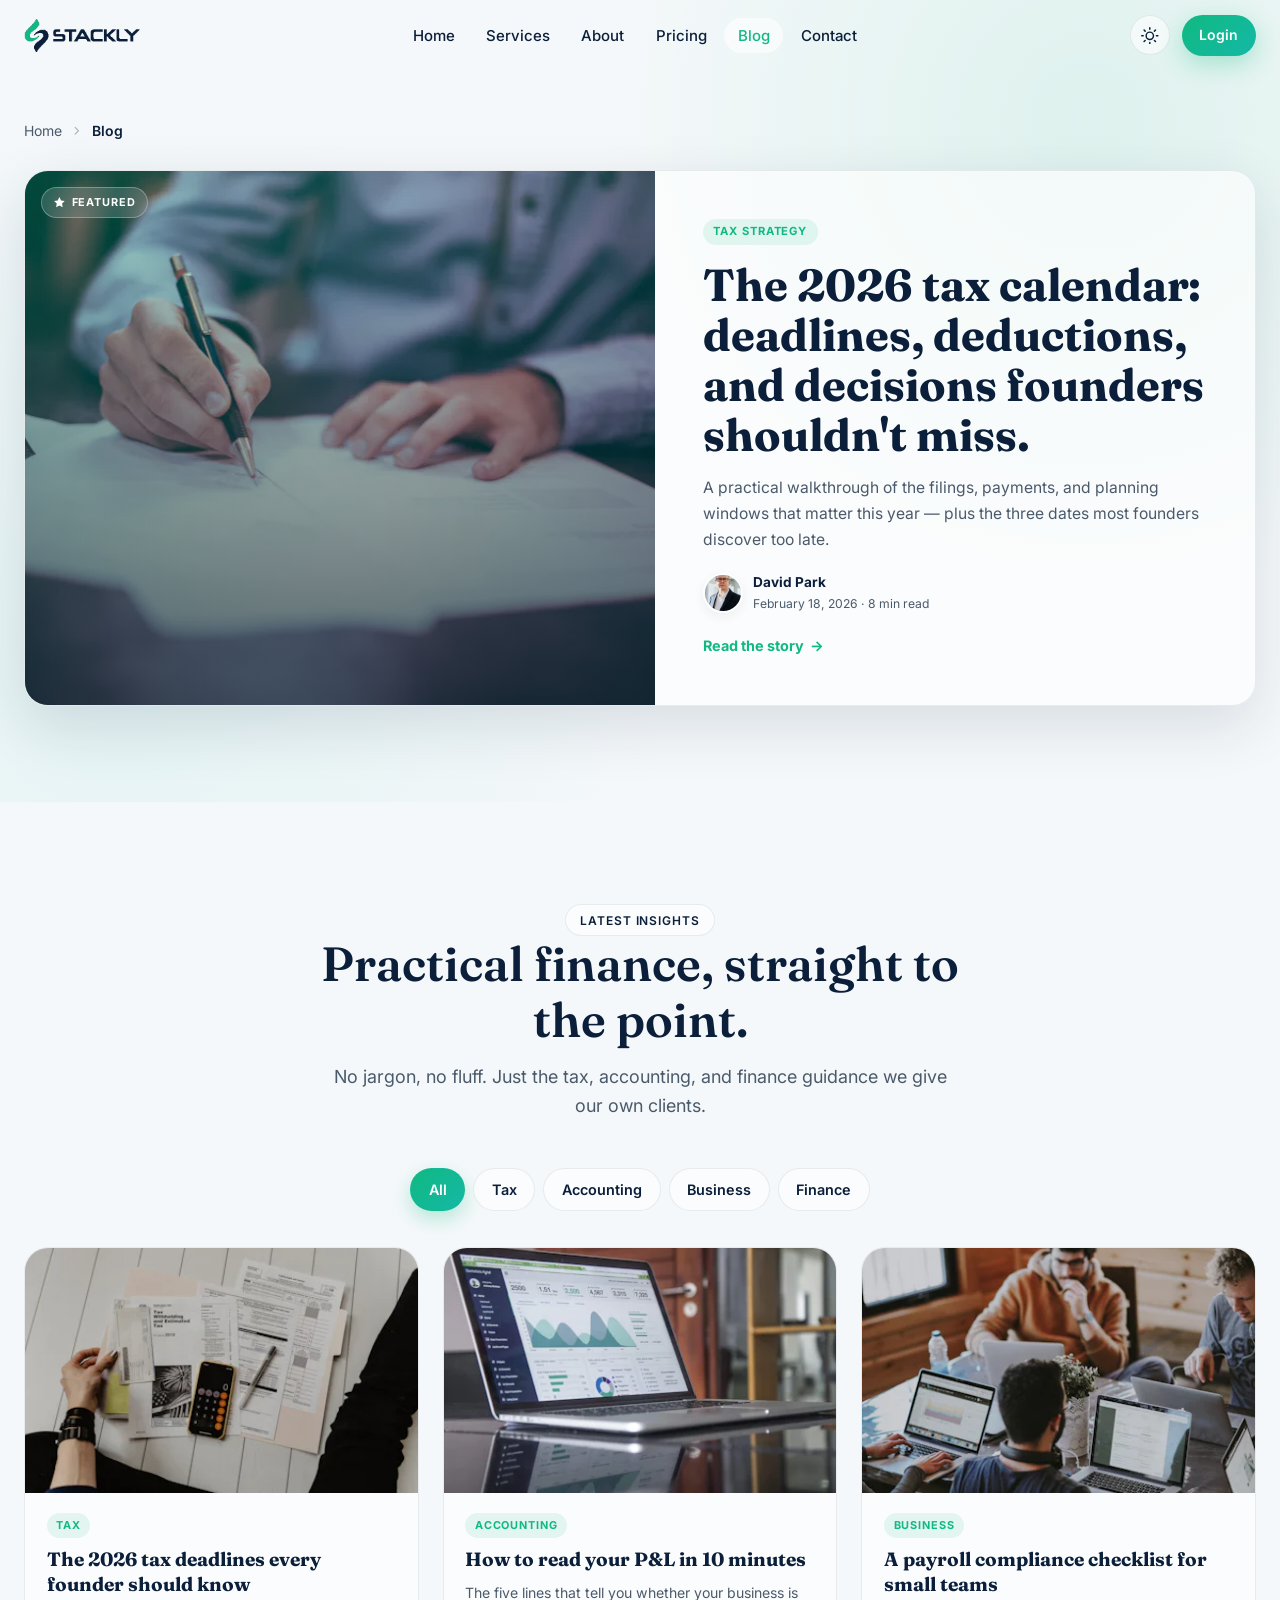
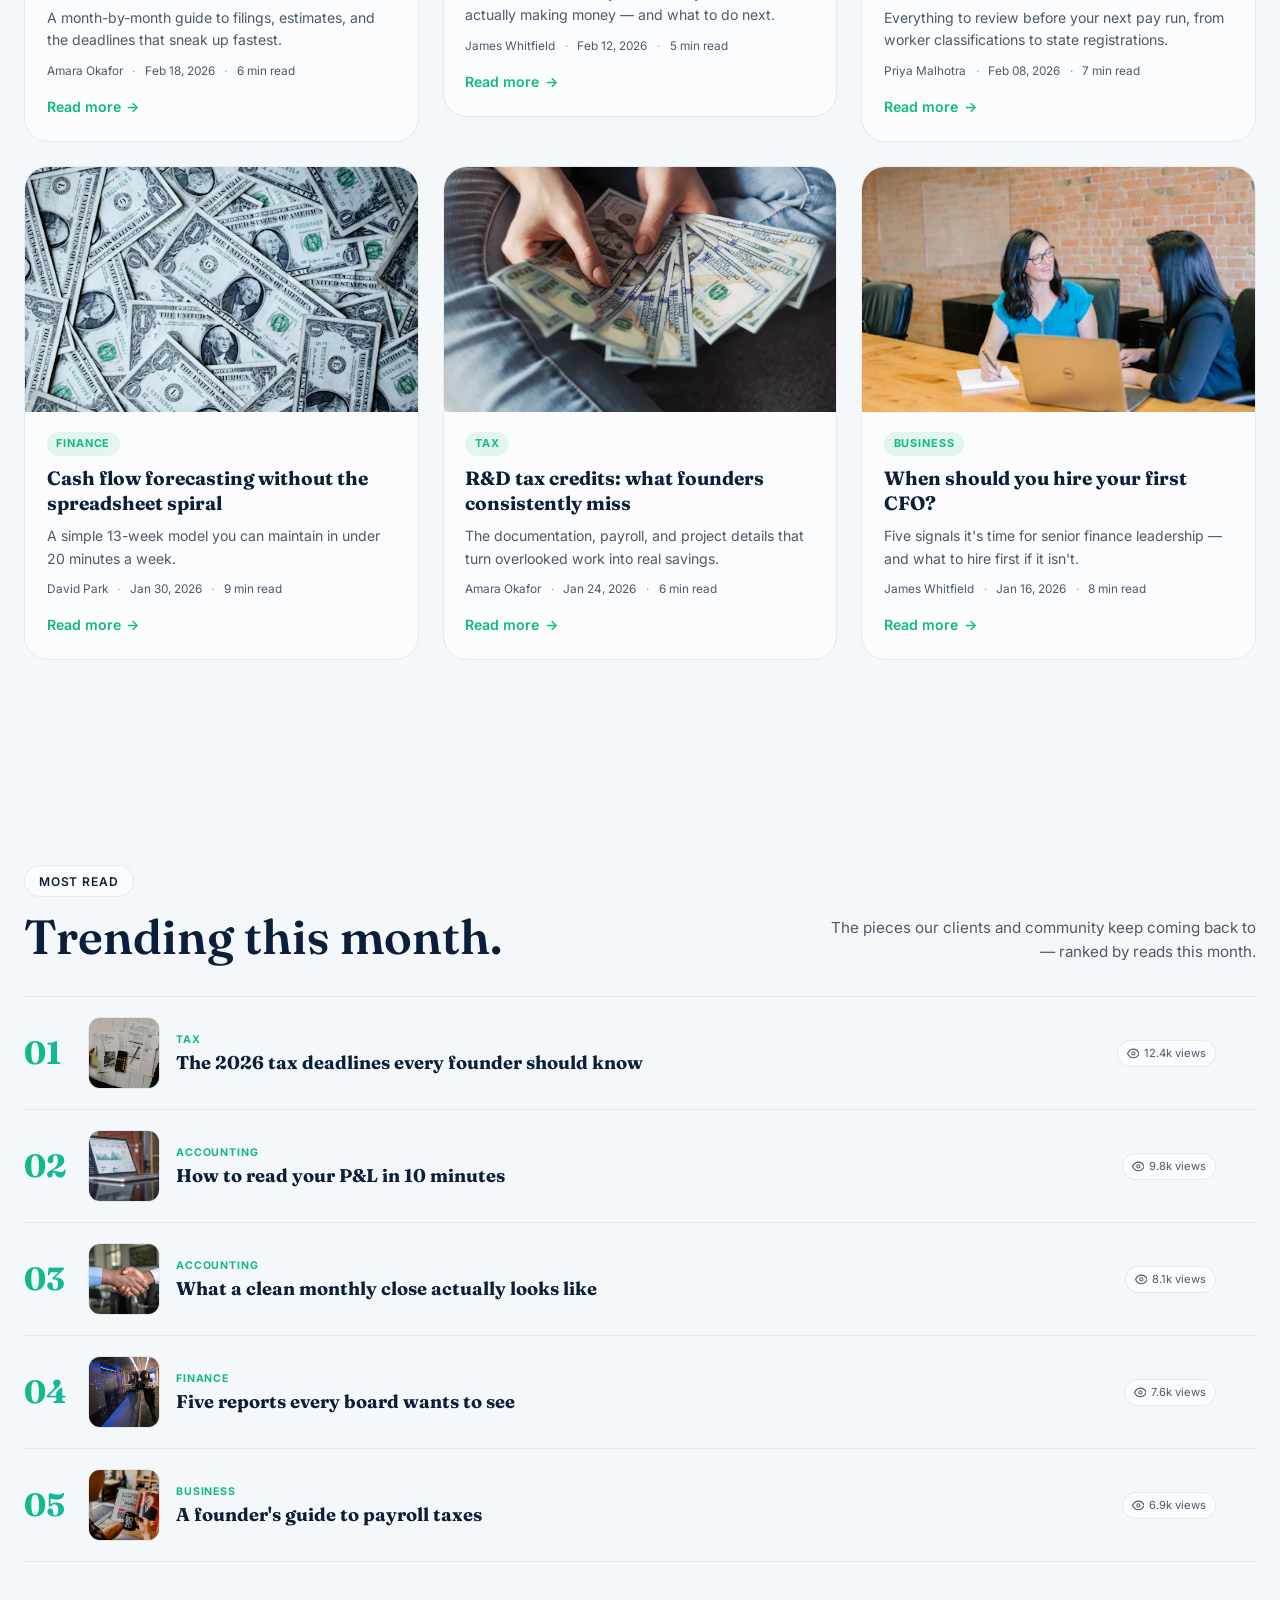
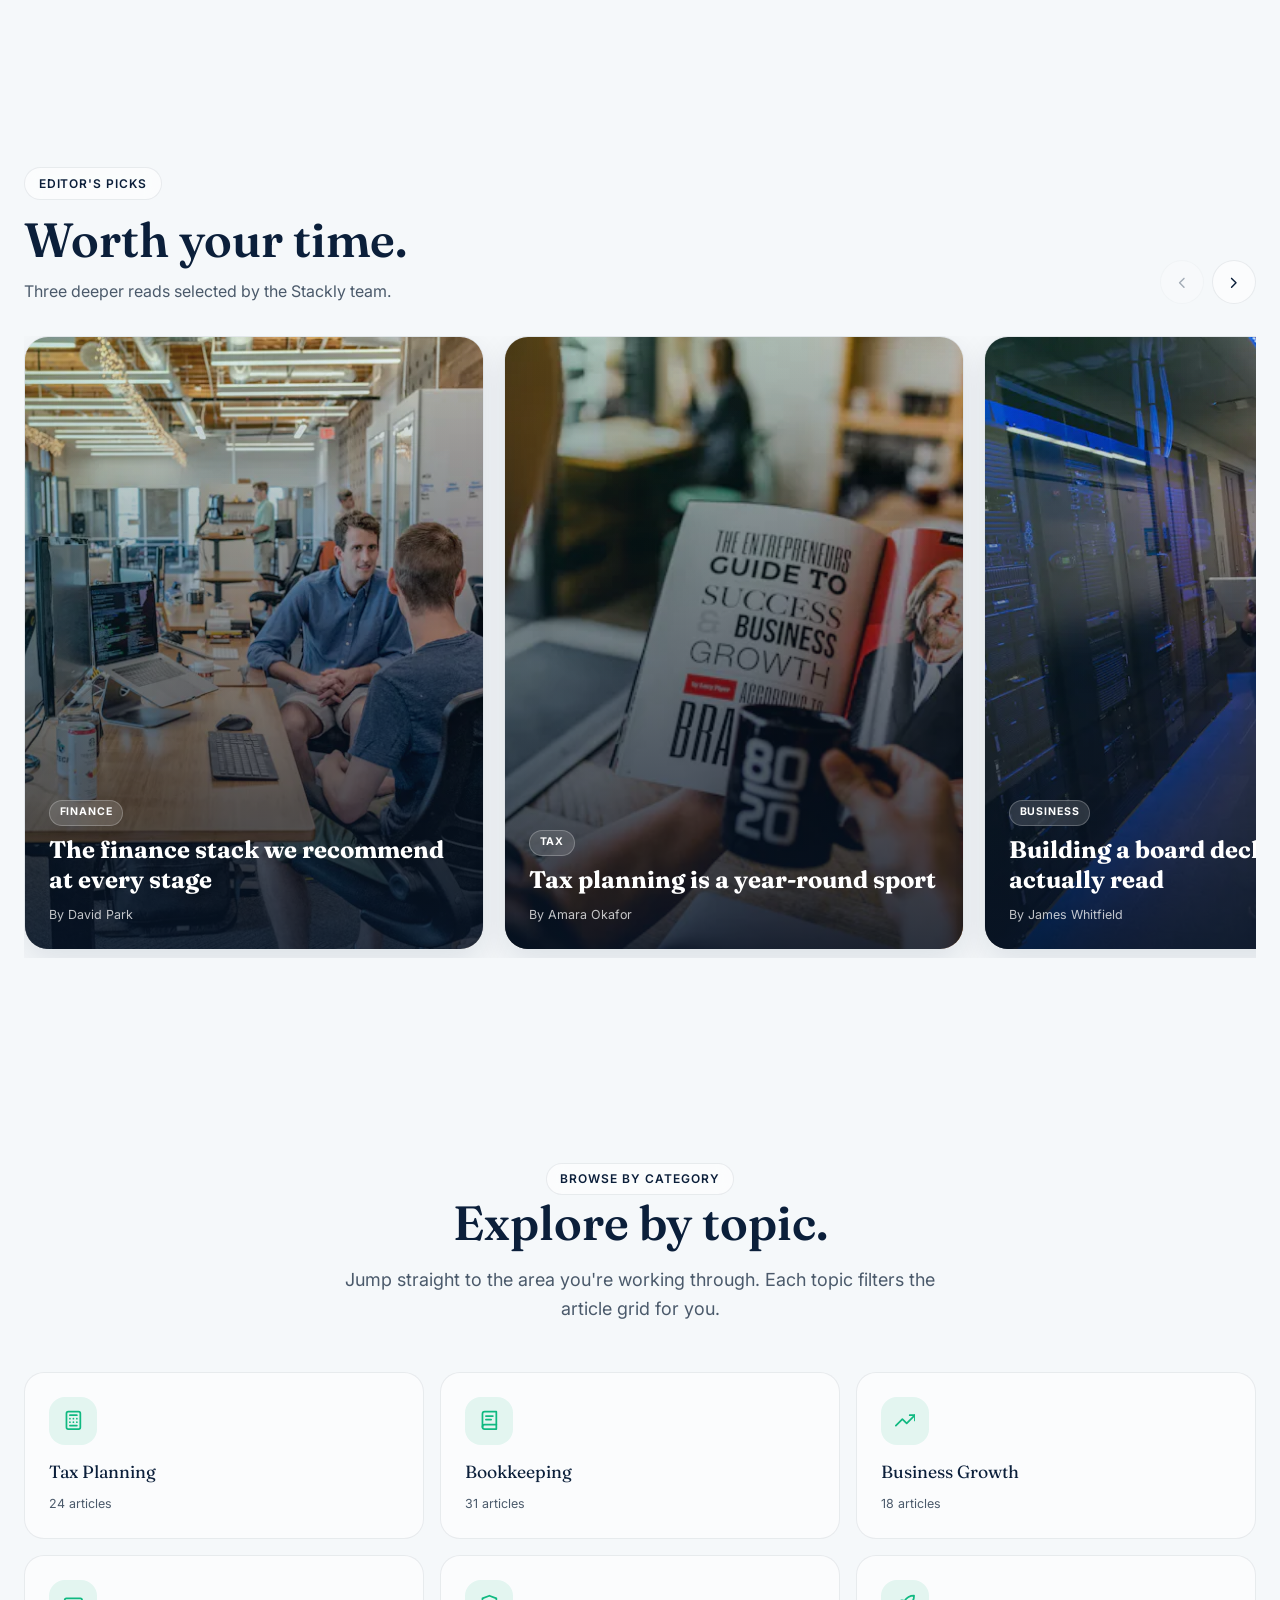
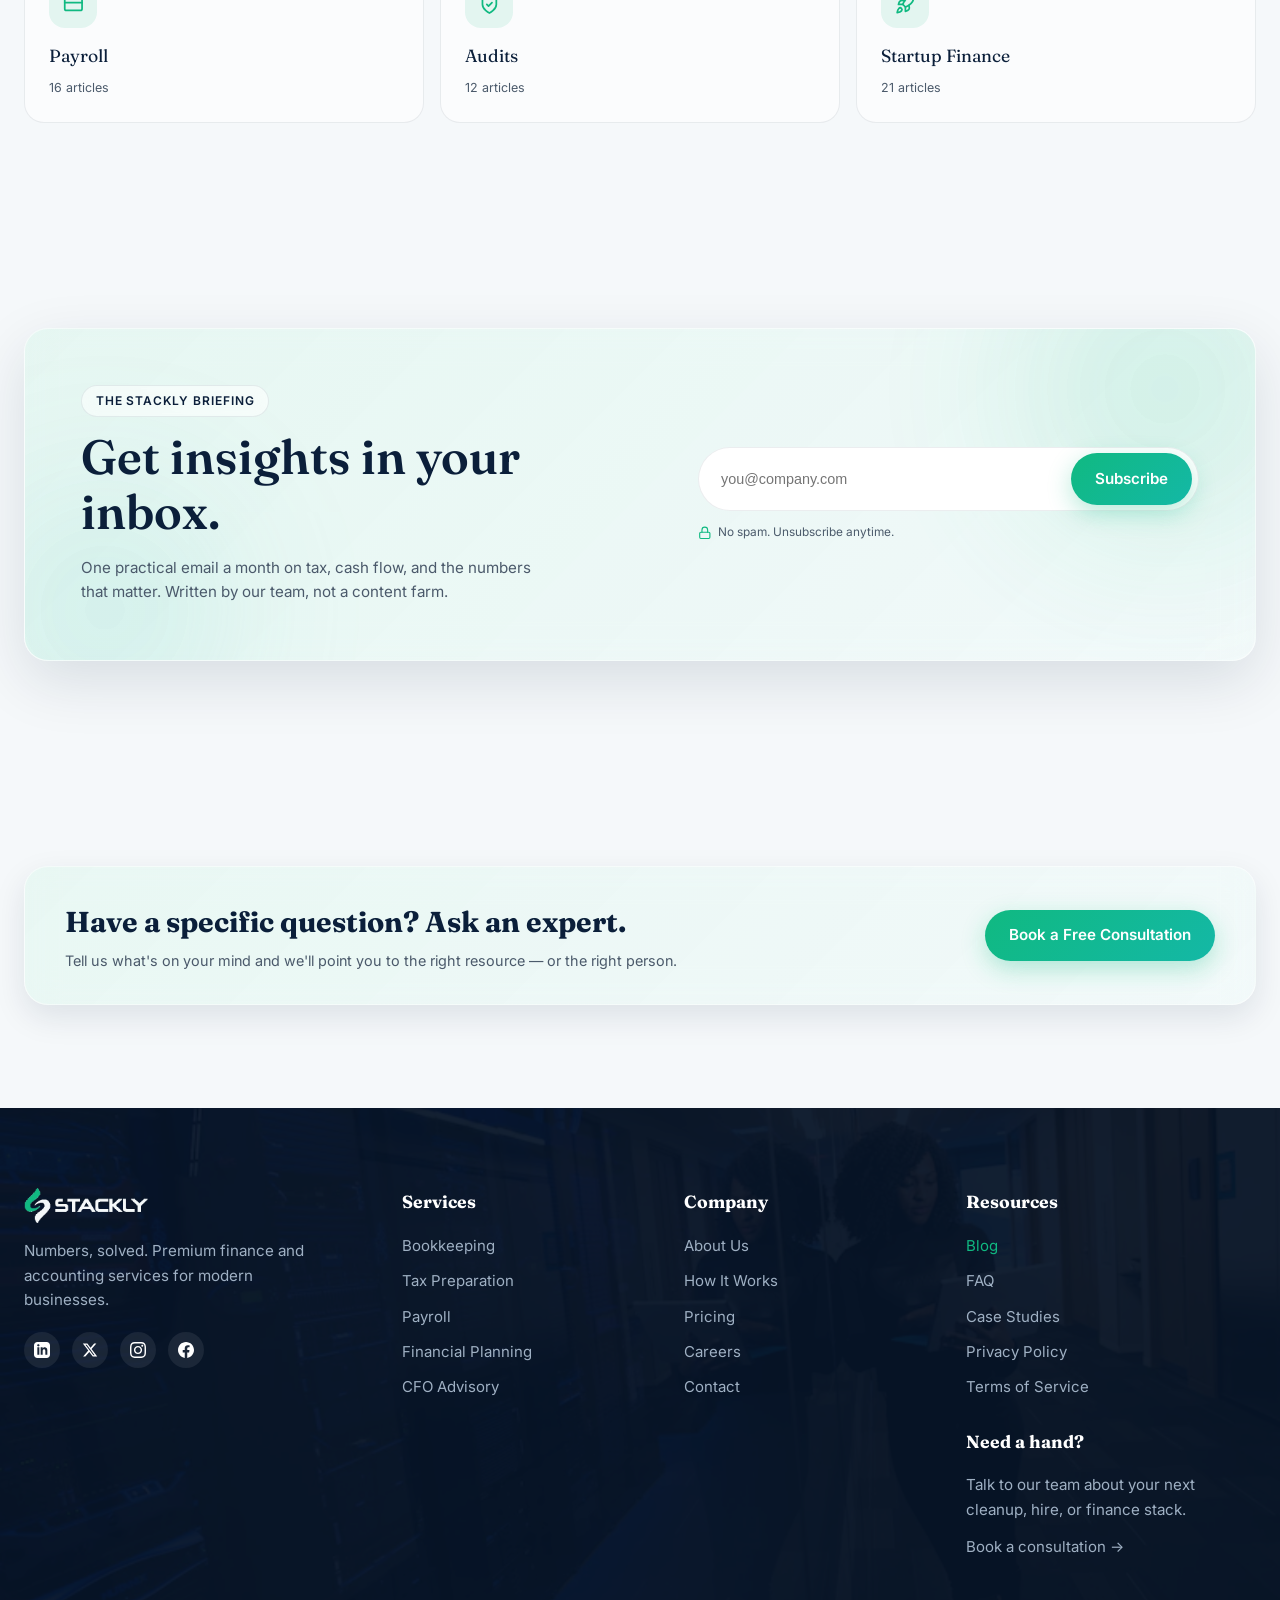
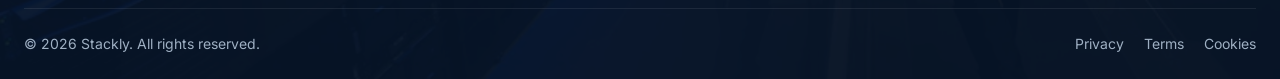
<file: blog.html>
<!DOCTYPE html>
<html lang="en">
<head>
  <meta charset="UTF-8" />
  <meta name="viewport" content="width=device-width, initial-scale=1.0" />
  <meta name="description" content="Stackly Insights — practical tax, accounting, payroll, and finance guidance for modern business owners and operators." />
  <title>Blog &amp; Insights — Stackly Finance &amp; Accounting Service</title>
  <link rel="icon" href="data:image/svg+xml,%3Csvg xmlns='http://www.w3.org/2000/svg' viewBox='0 0 24 24'%3E%3Crect width='24' height='24' rx='6' fill='%2310B981'/%3E%3Cpath d='M7 12l3 3 7-7' stroke='%23fff' stroke-width='2.5' fill='none' stroke-linecap='round' stroke-linejoin='round'/%3E%3C/svg%3E" />

  <!-- Google Fonts -->
  <link rel="preconnect" href="https://fonts.googleapis.com" />
  <link rel="preconnect" href="https://fonts.gstatic.com" crossorigin />
  <link href="https://fonts.googleapis.com/css2?family=Fraunces:opsz,wght@9..144,400;9..144,600;9..144,700&family=Inter:wght@400;500;600;700&display=swap" rel="stylesheet" />

  <link rel="stylesheet" href="css/style.css" />
  <link rel="stylesheet" href="css/blog.css" />
</head>
<body>

  <!-- ==================== HEADER ==================== -->
  <header class="header js-header">
    <div class="container">
      <a href="index.html" class="logo" aria-label="Stackly home">
        <img class="logo__img logo__img--light" src="images/logo/logo-stackly-on-light.webp" alt="Stackly" width="346" height="100" decoding="async" />
        <img class="logo__img logo__img--dark" src="images/logo/logo-stackly-on-dark.webp" alt="Stackly" width="346" height="100" decoding="async" />
      </a>

      <nav class="nav" aria-label="Main navigation">
        <ul class="nav__list">
          <li><a href="index.html" class="nav__link">Home</a></li>
          <li><a href="services.html" class="nav__link">Services</a></li>
          <li><a href="about.html" class="nav__link">About</a></li>
          <li><a href="pricing.html" class="nav__link">Pricing</a></li>
          <li><a href="blog.html" class="nav__link is-active" aria-current="page">Blog</a></li>
          <li><a href="contact.html" class="nav__link">Contact</a></li>
        </ul>
      </nav>

      <div class="header__actions">
        <button class="theme-toggle js-theme-toggle" type="button" aria-label="Toggle dark mode">
          <svg class="icon-sun" viewBox="0 0 24 24" fill="none" stroke="currentColor" stroke-width="2" stroke-linecap="round" stroke-linejoin="round" aria-hidden="true">
            <circle cx="12" cy="12" r="5" />
            <path d="M12 1v2M12 21v2M4.22 4.22l1.42 1.42M18.36 18.36l1.42 1.42M1 12h2M21 12h2M4.22 19.78l1.42-1.42M18.36 5.64l1.42-1.42" />
          </svg>
          <svg class="icon-moon" viewBox="0 0 24 24" fill="none" stroke="currentColor" stroke-width="2" stroke-linecap="round" stroke-linejoin="round" aria-hidden="true">
            <path d="M21 12.79A9 9 0 1 1 11.21 3 7 7 0 0 0 21 12.79z" />
          </svg>
        </button>
        <a href="login.html" class="btn btn--primary btn--small header__cta">Login</a>
        <button class="menu-toggle js-menu-toggle" type="button" aria-expanded="false" aria-label="Toggle menu">
          <svg class="icon-open" viewBox="0 0 24 24" fill="none" stroke="currentColor" stroke-width="2" stroke-linecap="round" stroke-linejoin="round" aria-hidden="true">
            <line x1="3" y1="6" x2="21" y2="6" />
            <line x1="3" y1="12" x2="21" y2="12" />
            <line x1="3" y1="18" x2="21" y2="18" />
          </svg>
          <svg class="icon-close" viewBox="0 0 24 24" fill="none" stroke="currentColor" stroke-width="2" stroke-linecap="round" stroke-linejoin="round" aria-hidden="true">
            <line x1="18" y1="6" x2="6" y2="18" />
            <line x1="6" y1="6" x2="18" y2="18" />
          </svg>
        </button>
      </div>
    </div>

    <div class="mobile-nav js-mobile-nav" aria-label="Mobile navigation">
      <ul class="mobile-nav__list">
        <li><a href="index.html" class="mobile-nav__link">Home</a></li>
        <li><a href="services.html" class="mobile-nav__link">Services</a></li>
        <li><a href="about.html" class="mobile-nav__link">About</a></li>
        <li><a href="pricing.html" class="mobile-nav__link">Pricing</a></li>
        <li><a href="blog.html" class="mobile-nav__link is-active" aria-current="page">Blog</a></li>
        <li><a href="contact.html" class="mobile-nav__link">Contact</a></li>
      </ul>
      <a href="login.html" class="btn btn--primary btn--small mobile-nav__cta">Login</a>
    </div>
  </header>

  <main id="top">

    <!-- ==================== FEATURED STORY HERO ==================== -->
    <section class="blog-hero" aria-labelledby="featured-title">
      <div class="blog-hero__bg" aria-hidden="true"></div>
      <div class="container">
        <nav class="blog-breadcrumb" aria-label="Breadcrumb">
          <a href="index.html">Home</a>
          <svg viewBox="0 0 24 24" fill="none" stroke="currentColor" stroke-width="2" stroke-linecap="round" stroke-linejoin="round" aria-hidden="true"><polyline points="9 18 15 12 9 6"/></svg>
          <span aria-current="page">Blog</span>
        </nav>

        <article class="blog-featured reveal">
          <div class="blog-featured__media">
            <img
              src="images/photo-1450101499163-c8848c66ca85-w800-q50.webp"
              alt="Close-up of a person reviewing and annotating financial paperwork"
              width="800"
              height="600"
              loading="eager"
              decoding="async"
              onerror="this.src='images/photo-1554224155-6726b3ff858f-w800-q70.webp'"
            />
            <span class="blog-featured__badge">
              <svg viewBox="0 0 24 24" fill="currentColor" aria-hidden="true"><path d="M12 2l3.09 6.26L22 9.27l-5 4.87 1.18 6.88L12 17.77l-6.18 3.25L7 14.14 2 9.27l6.91-1.01L12 2z"/></svg>
              Featured
            </span>
          </div>

          <div class="blog-featured__content">
            <span class="blog-featured__cat">Tax Strategy</span>
            <h1 id="featured-title" class="blog-featured__title">
              <a href="#">The 2026 tax calendar: deadlines, deductions, and decisions founders shouldn't miss.</a>
            </h1>
            <p class="blog-featured__excerpt">
              A practical walkthrough of the filings, payments, and planning windows that matter this year — plus the three dates most founders discover too late.
            </p>
            <div class="blog-featured__author">
              <img
                class="blog-featured__avatar"
                src="images/photo-1560250097-0b93528c311a-w200-q70.webp"
                alt="David Park portrait"
                width="40"
                height="40"
                loading="lazy"
                decoding="async"
                onerror="this.src='images/photo-1507003211169-0a1dd7228f2d-w400-q70.webp'"
              />
              <div>
                <div class="blog-featured__author-name">David Park</div>
                <div class="blog-featured__meta">February 18, 2026 · 8 min read</div>
              </div>
            </div>
            <a href="#" class="blog-featured__link">Read the story <span aria-hidden="true">→</span></a>
          </div>
        </article>
      </div>
    </section>

    <!-- ==================== ARTICLE GRID ==================== -->
    <section id="articles" class="section" aria-labelledby="articles-title">
      <div class="container">
        <div class="section-header section-header--center reveal">
          <span class="eyebrow">Latest insights</span>
          <h2 id="articles-title" class="heading h2">Practical finance, straight to the point.</h2>
          <p class="text-body">No jargon, no fluff. Just the tax, accounting, and finance guidance we give our own clients.</p>
        </div>

        <div class="blog-filters reveal" role="group" aria-label="Filter articles by category">
          <button class="blog-filter js-article-filter is-active" type="button" data-filter="all" aria-pressed="true">All</button>
          <button class="blog-filter js-article-filter" type="button" data-filter="tax" aria-pressed="false">Tax</button>
          <button class="blog-filter js-article-filter" type="button" data-filter="accounting" aria-pressed="false">Accounting</button>
          <button class="blog-filter js-article-filter" type="button" data-filter="business" aria-pressed="false">Business</button>
          <button class="blog-filter js-article-filter" type="button" data-filter="finance" aria-pressed="false">Finance</button>
        </div>

        <p class="sr-only js-filter-status" aria-live="polite">Showing all 6 articles in all categories.</p>

        <div class="blog-grid js-article-grid">
          <a class="card blog-card js-article-card" data-category="tax" href="#" aria-label="Read the article: The 2026 tax deadlines every founder should know">
            <div class="blog-card__media">
              <img
                src="images/photo-1554224155-6726b3ff858f-w400-q55.webp"
                alt="Tax calendar, calculator, and financial paperwork"
                width="400"
                height="250"
                loading="lazy"
                decoding="async"
                onerror="this.src='images/photo-1450101499163-c8848c66ca85-w400-q55.webp'"
              />
            </div>
            <div class="blog-card__body">
              <span class="blog-card__cat">Tax</span>
              <h3 class="blog-card__title">The 2026 tax deadlines every founder should know</h3>
              <p class="blog-card__excerpt">A month-by-month guide to filings, estimates, and the deadlines that sneak up fastest.</p>
              <div class="blog-card__meta">
                <span>Amara Okafor</span>
                <span>Feb 18, 2026</span>
                <span>6 min read</span>
              </div>
              <span class="blog-card__read">Read more <span aria-hidden="true">→</span></span>
            </div>
          </a>

          <a class="card blog-card js-article-card" data-category="accounting" href="#" aria-label="Read the article: How to read your P&amp;L in 10 minutes">
            <div class="blog-card__media">
              <img
                src="images/photo-1460925895917-afdab827c52f-w400-q55.webp"
                alt="Financial dashboard showing profit and loss metrics"
                width="400"
                height="250"
                loading="lazy"
                decoding="async"
                onerror="this.src='images/photo-1526304640581-d334cdbbf45e-w500-q50.webp'"
              />
            </div>
            <div class="blog-card__body">
              <span class="blog-card__cat">Accounting</span>
              <h3 class="blog-card__title">How to read your P&amp;L in 10 minutes</h3>
              <p class="blog-card__excerpt">The five lines that tell you whether your business is actually making money — and what to do next.</p>
              <div class="blog-card__meta">
                <span>James Whitfield</span>
                <span>Feb 12, 2026</span>
                <span>5 min read</span>
              </div>
              <span class="blog-card__read">Read more <span aria-hidden="true">→</span></span>
            </div>
          </a>

          <a class="card blog-card js-article-card" data-category="business" href="#" aria-label="Read the article: A payroll compliance checklist for small teams">
            <div class="blog-card__media">
              <img
                src="images/photo-1521737711867-e3b97375f902-w400-q55.webp"
                alt="Small team reviewing payroll and compliance tasks"
                width="400"
                height="250"
                loading="lazy"
                decoding="async"
                onerror="this.src='images/photo-1556761175-b413da4baf72-w400-q55.webp'"
              />
            </div>
            <div class="blog-card__body">
              <span class="blog-card__cat">Business</span>
              <h3 class="blog-card__title">A payroll compliance checklist for small teams</h3>
              <p class="blog-card__excerpt">Everything to review before your next pay run, from worker classifications to state registrations.</p>
              <div class="blog-card__meta">
                <span>Priya Malhotra</span>
                <span>Feb 08, 2026</span>
                <span>7 min read</span>
              </div>
              <span class="blog-card__read">Read more <span aria-hidden="true">→</span></span>
            </div>
          </a>

          <a class="card blog-card js-article-card" data-category="finance" href="#" aria-label="Read the article: Cash flow forecasting without the spreadsheet spiral">
            <div class="blog-card__media">
              <img
                src="images/photo-1526304640581-d334cdbbf45e-w500-q50.webp"
                alt="Cash flow charts and financial growth graph"
                width="500"
                height="333"
                loading="lazy"
                decoding="async"
                onerror="this.src='images/photo-1460925895917-afdab827c52f-w400-q55.webp'"
              />
            </div>
            <div class="blog-card__body">
              <span class="blog-card__cat">Finance</span>
              <h3 class="blog-card__title">Cash flow forecasting without the spreadsheet spiral</h3>
              <p class="blog-card__excerpt">A simple 13-week model you can maintain in under 20 minutes a week.</p>
              <div class="blog-card__meta">
                <span>David Park</span>
                <span>Jan 30, 2026</span>
                <span>9 min read</span>
              </div>
              <span class="blog-card__read">Read more <span aria-hidden="true">→</span></span>
            </div>
          </a>

          <a class="card blog-card js-article-card" data-category="tax" href="#" aria-label="Read the article: R&amp;D tax credits: what founders consistently miss">
            <div class="blog-card__media">
              <img
                src="images/photo-1553729459-efe14ef6055d-w600-q50.webp"
                alt="Finance and tax planning imagery with currency"
                width="600"
                height="400"
                loading="lazy"
                decoding="async"
                onerror="this.src='images/photo-1554224155-6726b3ff858f-w400-q55.webp'"
              />
            </div>
            <div class="blog-card__body">
              <span class="blog-card__cat">Tax</span>
              <h3 class="blog-card__title">R&amp;D tax credits: what founders consistently miss</h3>
              <p class="blog-card__excerpt">The documentation, payroll, and project details that turn overlooked work into real savings.</p>
              <div class="blog-card__meta">
                <span>Amara Okafor</span>
                <span>Jan 24, 2026</span>
                <span>6 min read</span>
              </div>
              <span class="blog-card__read">Read more <span aria-hidden="true">→</span></span>
            </div>
          </a>

          <a class="card blog-card js-article-card" data-category="business" href="#" aria-label="Read the article: When should you hire your first CFO?">
            <div class="blog-card__media">
              <img
                src="images/photo-1551836022-d5d88e9218df-w400-q55.webp"
                alt="Leadership team discussing finance strategy in a boardroom"
                width="400"
                height="250"
                loading="lazy"
                decoding="async"
                onerror="this.src='images/photo-1573164713988-8665fc963095-w400-q55.webp'"
              />
            </div>
            <div class="blog-card__body">
              <span class="blog-card__cat">Business</span>
              <h3 class="blog-card__title">When should you hire your first CFO?</h3>
              <p class="blog-card__excerpt">Five signals it's time for senior finance leadership — and what to hire first if it isn't.</p>
              <div class="blog-card__meta">
                <span>James Whitfield</span>
                <span>Jan 16, 2026</span>
                <span>8 min read</span>
              </div>
              <span class="blog-card__read">Read more <span aria-hidden="true">→</span></span>
            </div>
          </a>
        </div>
      </div>
    </section>

    <!-- ==================== TRENDING ==================== -->
    <section id="trending" class="section" aria-labelledby="trending-title">
      <div class="container">
        <div class="blog-section-head reveal">
          <div>
            <span class="eyebrow">Most read</span>
            <h2 id="trending-title" class="heading h2">Trending this month.</h2>
          </div>
          <p>The pieces our clients and community keep coming back to — ranked by reads this month.</p>
        </div>

        <div class="blog-trends reveal">
          <a class="blog-trend" href="#">
            <span class="blog-trend__num">01</span>
            <img class="blog-trend__thumb" src="images/photo-1554224155-6726b3ff858f-w400-q55.webp" alt="Tax and accounting paperwork" width="80" height="80" loading="lazy" decoding="async" onerror="this.src='images/photo-1450101499163-c8848c66ca85-w400-q55.webp'" />
            <div class="blog-trend__body">
              <span class="blog-trend__cat">Tax</span>
              <h3 class="blog-trend__title">The 2026 tax deadlines every founder should know</h3>
            </div>
            <span class="blog-trend__views">
              <svg viewBox="0 0 24 24" fill="none" stroke="currentColor" stroke-width="2" stroke-linecap="round" stroke-linejoin="round" aria-hidden="true"><path d="M1 12s4-8 11-8 11 8 11 8-4 8-11 8-11-8-11-8z"/><circle cx="12" cy="12" r="3"/></svg>
              12.4k views
            </span>
            <span class="blog-trend__arrow" aria-hidden="true">→</span>
          </a>

          <a class="blog-trend" href="#">
            <span class="blog-trend__num">02</span>
            <img class="blog-trend__thumb" src="images/photo-1460925895917-afdab827c52f-w400-q55.webp" alt="Financial analytics and P&amp;L dashboard" width="80" height="80" loading="lazy" decoding="async" onerror="this.src='images/photo-1551288049-bebda4e38f71-w400-q55.webp'" />
            <div class="blog-trend__body">
              <span class="blog-trend__cat">Accounting</span>
              <h3 class="blog-trend__title">How to read your P&amp;L in 10 minutes</h3>
            </div>
            <span class="blog-trend__views">
              <svg viewBox="0 0 24 24" fill="none" stroke="currentColor" stroke-width="2" stroke-linecap="round" stroke-linejoin="round" aria-hidden="true"><path d="M1 12s4-8 11-8 11 8 11 8-4 8-11 8-11-8-11-8z"/><circle cx="12" cy="12" r="3"/></svg>
              9.8k views
            </span>
            <span class="blog-trend__arrow" aria-hidden="true">→</span>
          </a>

          <a class="blog-trend" href="#">
            <span class="blog-trend__num">03</span>
            <img class="blog-trend__thumb" src="images/photo-1521791136064-7986c2920216-w300-q60.webp" alt="Client and advisor shaking hands after a meeting" width="80" height="80" loading="lazy" decoding="async" onerror="this.src='images/photo-1556761175-b413da4baf72-w400-q55.webp'" />
            <div class="blog-trend__body">
              <span class="blog-trend__cat">Accounting</span>
              <h3 class="blog-trend__title">What a clean monthly close actually looks like</h3>
            </div>
            <span class="blog-trend__views">
              <svg viewBox="0 0 24 24" fill="none" stroke="currentColor" stroke-width="2" stroke-linecap="round" stroke-linejoin="round" aria-hidden="true"><path d="M1 12s4-8 11-8 11 8 11 8-4 8-11 8-11-8-11-8z"/><circle cx="12" cy="12" r="3"/></svg>
              8.1k views
            </span>
            <span class="blog-trend__arrow" aria-hidden="true">→</span>
          </a>

          <a class="blog-trend" href="#">
            <span class="blog-trend__num">04</span>
            <img class="blog-trend__thumb" src="images/photo-1573164713988-8665fc963095-w400-q55.webp" alt="Modern office used for board reporting" width="80" height="80" loading="lazy" decoding="async" onerror="this.src='images/photo-1551836022-d5d88e9218df-w400-q55.webp'" />
            <div class="blog-trend__body">
              <span class="blog-trend__cat">Finance</span>
              <h3 class="blog-trend__title">Five reports every board wants to see</h3>
            </div>
            <span class="blog-trend__views">
              <svg viewBox="0 0 24 24" fill="none" stroke="currentColor" stroke-width="2" stroke-linecap="round" stroke-linejoin="round" aria-hidden="true"><path d="M1 12s4-8 11-8 11 8 11 8-4 8-11 8-11-8-11-8z"/><circle cx="12" cy="12" r="3"/></svg>
              7.6k views
            </span>
            <span class="blog-trend__arrow" aria-hidden="true">→</span>
          </a>

          <a class="blog-trend" href="#">
            <span class="blog-trend__num">05</span>
            <img class="blog-trend__thumb" src="images/photo-1554774853-aae0a22c8aa4-w600-q50.webp" alt="Team meeting about payroll taxes and compliance" width="80" height="80" loading="lazy" decoding="async" onerror="this.src='images/photo-1521737711867-e3b97375f902-w400-q55.webp'" />
            <div class="blog-trend__body">
              <span class="blog-trend__cat">Business</span>
              <h3 class="blog-trend__title">A founder's guide to payroll taxes</h3>
            </div>
            <span class="blog-trend__views">
              <svg viewBox="0 0 24 24" fill="none" stroke="currentColor" stroke-width="2" stroke-linecap="round" stroke-linejoin="round" aria-hidden="true"><path d="M1 12s4-8 11-8 11 8 11 8-4 8-11 8-11-8-11-8z"/><circle cx="12" cy="12" r="3"/></svg>
              6.9k views
            </span>
            <span class="blog-trend__arrow" aria-hidden="true">→</span>
          </a>
        </div>
      </div>
    </section>

    <!-- ==================== EDITOR'S PICKS ==================== -->
    <section id="picks" class="section" aria-labelledby="picks-title">
      <div class="container">
        <div class="blog-picks__header reveal">
          <div>
            <span class="eyebrow">Editor's picks</span>
            <h2 id="picks-title" class="heading h2">Worth your time.</h2>
            <p class="text-body" style="margin-top: 0.75rem;">Three deeper reads selected by the Stackly team.</p>
          </div>
          <div class="blog-picks__controls">
            <button class="blog-picks__arrow js-picks-prev" type="button" aria-label="Previous editor's pick" aria-controls="picks-track">
              <svg viewBox="0 0 24 24" fill="none" stroke="currentColor" stroke-width="2" stroke-linecap="round" stroke-linejoin="round" aria-hidden="true"><polyline points="15 18 9 12 15 6"/></svg>
            </button>
            <button class="blog-picks__arrow js-picks-next" type="button" aria-label="Next editor's pick" aria-controls="picks-track">
              <svg viewBox="0 0 24 24" fill="none" stroke="currentColor" stroke-width="2" stroke-linecap="round" stroke-linejoin="round" aria-hidden="true"><polyline points="9 18 15 12 9 6"/></svg>
            </button>
          </div>
        </div>

        <div id="picks-track" class="blog-picks__viewport js-picks-track reveal" role="region" tabindex="0" aria-label="Editor's picks carousel. Scroll horizontally to browse.">
          <a class="blog-pick" href="#" aria-label="Read the editor's pick: The finance stack we recommend at every stage">
            <img
              src="images/photo-1556761175-b413da4baf72-w800-q45.webp"
              alt="Finance team collaborating around a table"
              width="800"
              height="600"
              loading="lazy"
              decoding="async"
              onerror="this.src='images/photo-1521737711867-e3b97375f902-w600-q50.webp'"
            />
            <div class="blog-pick__content">
              <span class="blog-pick__cat">Finance</span>
              <h3 class="blog-pick__title">The finance stack we recommend at every stage</h3>
              <span class="blog-pick__author">By David Park</span>
            </div>
          </a>

          <a class="blog-pick" href="#" aria-label="Read the editor's pick: Tax planning is a year-round sport">
            <img
              src="images/photo-1554774853-aae0a22c8aa4-w600-q50.webp"
              alt="Advisors discussing year-round tax planning"
              width="600"
              height="450"
              loading="lazy"
              decoding="async"
              onerror="this.src='images/photo-1450101499163-c8848c66ca85-w800-q50.webp'"
            />
            <div class="blog-pick__content">
              <span class="blog-pick__cat">Tax</span>
              <h3 class="blog-pick__title">Tax planning is a year-round sport</h3>
              <span class="blog-pick__author">By Amara Okafor</span>
            </div>
          </a>

          <a class="blog-pick" href="#" aria-label="Read the editor's pick: Building a board deck investors actually read">
            <img
              src="images/photo-1573164713988-8665fc963095-w1000-q40.webp"
              alt="Modern office prepared for a board meeting"
              width="1000"
              height="750"
              loading="lazy"
              decoding="async"
              onerror="this.src='images/photo-1556761175-b413da4baf72-w600-q50.webp'"
            />
            <div class="blog-pick__content">
              <span class="blog-pick__cat">Business</span>
              <h3 class="blog-pick__title">Building a board deck investors actually read</h3>
              <span class="blog-pick__author">By James Whitfield</span>
            </div>
          </a>
        </div>
      </div>
    </section>

    <!-- ==================== EXPLORE BY TOPIC ==================== -->
    <section id="topics" class="section" aria-labelledby="topics-title">
      <div class="container">
        <div class="section-header section-header--center reveal">
          <span class="eyebrow">Browse by category</span>
          <h2 id="topics-title" class="heading h2">Explore by topic.</h2>
          <p class="text-body">Jump straight to the area you're working through. Each topic filters the article grid for you.</p>
        </div>

        <div class="blog-topics reveal">
          <a class="card blog-topic js-topic-filter" href="#articles" data-filter="tax">
            <span class="blog-topic__icon" aria-hidden="true">
              <svg viewBox="0 0 24 24" fill="none" stroke="currentColor" stroke-width="2" stroke-linecap="round" stroke-linejoin="round"><rect x="4" y="2" width="16" height="20" rx="2"/><line x1="8" y1="6" x2="16" y2="6"/><line x1="8" y1="10" x2="8" y2="10"/><line x1="12" y1="10" x2="12" y2="10"/><line x1="16" y1="10" x2="16" y2="10"/><line x1="8" y1="14" x2="8" y2="14"/><line x1="12" y1="14" x2="12" y2="14"/><line x1="16" y1="14" x2="16" y2="14"/><line x1="8" y1="18" x2="16" y2="18"/></svg>
            </span>
            <span class="blog-topic__name">Tax Planning</span>
            <span class="blog-topic__count">24 articles</span>
          </a>

          <a class="card blog-topic js-topic-filter" href="#articles" data-filter="accounting">
            <span class="blog-topic__icon" aria-hidden="true">
              <svg viewBox="0 0 24 24" fill="none" stroke="currentColor" stroke-width="2" stroke-linecap="round" stroke-linejoin="round"><path d="M4 19.5A2.5 2.5 0 0 1 6.5 17H20"/><path d="M6.5 2H20v20H6.5A2.5 2.5 0 0 1 4 19.5v-15A2.5 2.5 0 0 1 6.5 2z"/><line x1="8" y1="7" x2="16" y2="7"/><line x1="8" y1="11" x2="14" y2="11"/></svg>
            </span>
            <span class="blog-topic__name">Bookkeeping</span>
            <span class="blog-topic__count">31 articles</span>
          </a>

          <a class="card blog-topic js-topic-filter" href="#articles" data-filter="business">
            <span class="blog-topic__icon" aria-hidden="true">
              <svg viewBox="0 0 24 24" fill="none" stroke="currentColor" stroke-width="2" stroke-linecap="round" stroke-linejoin="round"><polyline points="23 6 13.5 15.5 8.5 10.5 1 18"/><polyline points="17 6 23 6 23 12"/></svg>
            </span>
            <span class="blog-topic__name">Business Growth</span>
            <span class="blog-topic__count">18 articles</span>
          </a>

          <a class="card blog-topic js-topic-filter" href="#articles" data-filter="business">
            <span class="blog-topic__icon" aria-hidden="true">
              <svg viewBox="0 0 24 24" fill="none" stroke="currentColor" stroke-width="2" stroke-linecap="round" stroke-linejoin="round"><rect x="2" y="5" width="20" height="14" rx="2"/><line x1="2" y1="10" x2="22" y2="10"/></svg>
            </span>
            <span class="blog-topic__name">Payroll</span>
            <span class="blog-topic__count">16 articles</span>
          </a>

          <a class="card blog-topic js-topic-filter" href="#articles" data-filter="accounting">
            <span class="blog-topic__icon" aria-hidden="true">
              <svg viewBox="0 0 24 24" fill="none" stroke="currentColor" stroke-width="2" stroke-linecap="round" stroke-linejoin="round"><path d="M12 22s8-4 8-10V5l-8-3-8 3v7c0 6 8 10 8 10z"/><polyline points="9 12 11 14 15 10"/></svg>
            </span>
            <span class="blog-topic__name">Audits</span>
            <span class="blog-topic__count">12 articles</span>
          </a>

          <a class="card blog-topic js-topic-filter" href="#articles" data-filter="finance">
            <span class="blog-topic__icon" aria-hidden="true">
              <svg viewBox="0 0 24 24" fill="none" stroke="currentColor" stroke-width="2" stroke-linecap="round" stroke-linejoin="round"><path d="M4.5 16.5c-1.5 1.26-2 5-2 5s3.74-.5 5-2c.71-.84.7-2.13-.09-2.91a2.18 2.18 0 0 0-2.91-.09z"/><path d="M12 15l-3-3a22 22 0 0 1 2-3.95A12.88 12.88 0 0 1 22 2c0 2.72-.78 7.5-6 11a22.35 22.35 0 0 1-4 2z"/><path d="M9 12H4s.55-3.03 2-4c1.62-1.08 5 0 5 0"/><path d="M12 15v5s3.03-.55 4-2c1.08-1.62 0-5 0-5"/></svg>
            </span>
            <span class="blog-topic__name">Startup Finance</span>
            <span class="blog-topic__count">21 articles</span>
          </a>
        </div>
      </div>
    </section>

    <!-- ==================== NEWSLETTER ==================== -->
    <section id="newsletter" class="section" aria-labelledby="newsletter-title">
      <div class="container">
        <div class="blog-newsletter reveal">
          <div class="blob blob--green" style="width: 300px; height: 300px; top: -90px; right: -60px; opacity: 0.3;"></div>
          <div class="blob blob--teal" style="width: 260px; height: 260px; bottom: -80px; left: -50px; opacity: 0.25;"></div>

          <div class="blog-newsletter__inner">
            <div>
              <span class="eyebrow">The Stackly briefing</span>
              <h2 id="newsletter-title" class="heading blog-newsletter__title">Get insights in your inbox.</h2>
              <p class="blog-newsletter__text">One practical email a month on tax, cash flow, and the numbers that matter. Written by our team, not a content farm.</p>
            </div>

            <div>
              <form class="blog-newsletter__form js-newsletter-form">
                <label class="sr-only" for="blog-newsletter-email">Email address</label>
                <input
                  class="blog-newsletter__input"
                  id="blog-newsletter-email"
                  type="email"
                  placeholder="you@company.com"
                  autocomplete="email"
                  required
                />
                <button class="btn btn--primary blog-newsletter__btn" type="submit">Subscribe</button>
              </form>

              <p class="blog-newsletter__privacy">
                <svg viewBox="0 0 24 24" fill="none" stroke="currentColor" stroke-width="2" stroke-linecap="round" stroke-linejoin="round" aria-hidden="true"><rect x="3" y="11" width="18" height="11" rx="2" ry="2"/><path d="M7 11V7a5 5 0 0 1 10 0v4"/></svg>
                No spam. Unsubscribe anytime.
              </p>

              <p class="blog-newsletter__success js-newsletter-success" role="status" tabindex="-1" hidden>
                <svg viewBox="0 0 24 24" fill="none" stroke="currentColor" stroke-width="2" stroke-linecap="round" stroke-linejoin="round" aria-hidden="true"><path d="M22 11.08V12a10 10 0 1 1-5.93-9.14"/><polyline points="22 4 12 14.01 9 11.01"/></svg>
                You're in! Check your inbox for a welcome note.
              </p>
            </div>
          </div>
        </div>
      </div>
    </section>

    <!-- ==================== COMPACT CTA ==================== -->
    <section id="contact" class="section" aria-labelledby="cta-title">
      <div class="container">
        <div class="blog-cta reveal">
          <div>
            <h2 id="cta-title" class="blog-cta__title">Have a specific question? Ask an expert.</h2>
            <p class="blog-cta__text">Tell us what's on your mind and we'll point you to the right resource — or the right person.</p>
          </div>
          <a href="mailto:hello@stackly.com" class="btn btn--primary">Book a Free Consultation</a>
        </div>
      </div>
    </section>

  </main>

  <!-- ==================== FOOTER ==================== -->
  <footer class="footer" aria-label="Footer">
    <img
      class="footer__bg"
      src="images/photo-1573164713988-8665fc963095-w800-q45.webp"
      alt=""
      width="800"
      height="500"
      loading="lazy"
      decoding="async"
      aria-hidden="true"
      onerror="this.src='images/photo-1556761175-b413da4baf72-w800-q45.webp'"
    />
    <div class="container">
      <div class="footer__grid">
        <div class="footer__brand">
          <a href="index.html" class="footer__logo">
          <img class="logo__img" src="images/logo/logo-stackly-on-dark.webp" alt="Stackly" width="346" height="100" decoding="async" />
        </a>
          <p class="footer__tagline">Numbers, solved. Premium finance and accounting services for modern businesses.</p>
                    <div class="footer__socials">
            <a href="404.html" class="footer__social" aria-label="LinkedIn"><svg viewBox="0 0 24 24" fill="currentColor" aria-hidden="true"><path d="M19 0h-14c-2.761 0-5 2.239-5 5v14c0 2.761 2.239 5 5 5h14c2.762 0 5-2.239 5-5v-14c0-2.761-2.238-5-5-5zm-11 19h-3v-11h3v11zm-1.5-12.268c-.966 0-1.75-.79-1.75-1.764s.784-1.764 1.75-1.764 1.75.79 1.75 1.764-.783 1.764-1.75 1.764zm13.5 12.268h-3v-5.604c0-3.368-4-3.113-4 0v5.604h-3v-11h3v1.765c1.396-2.586 7-2.777 7 2.476v6.759z"/></svg></a>
            <a href="404.html" class="footer__social" aria-label="X"><svg viewBox="0 0 24 24" fill="currentColor" aria-hidden="true"><path d="M18.244 2.25h3.308l-7.227 8.26 8.502 11.24H16.17l-5.214-6.817L4.99 21.75H1.68l7.73-8.835L1.254 2.25H8.08l4.713 6.231zm-1.161 17.52h1.833L7.084 4.126H5.117z"/></svg></a>
            <a href="404.html" class="footer__social" aria-label="Instagram"><svg viewBox="0 0 24 24" fill="currentColor" aria-hidden="true"><path d="M12 2.163c3.204 0 3.584.012 4.85.07 3.252.148 4.771 1.691 4.919 4.919.058 1.265.069 1.645.069 4.849 0 3.205-.012 3.584-.069 4.849-.149 3.225-1.664 4.771-4.919 4.919-1.266.058-1.644.07-4.85.07-3.204 0-3.584-.012-4.849-.07-3.26-.149-4.771-1.699-4.919-4.92-.058-1.265-.07-1.644-.07-4.849 0-3.204.013-3.583.07-4.849.149-3.227 1.664-4.771 4.919-4.919 1.266-.057 1.645-.069 4.849-.069zm0-2.163c-3.259 0-3.667.014-4.947.072-4.358.2-6.78 2.618-6.98 6.98-.059 1.281-.073 1.689-.073 4.948 0 3.259.014 3.668.072 4.948.2 4.358 2.618 6.78 6.98 6.98 1.281.058 1.689.072 4.948.072 3.259 0 3.668-.014 4.948-.072 4.354-.2 6.782-2.618 6.979-6.98.059-1.28.073-1.689.073-4.948 0-3.259-.014-3.667-.072-4.947-.196-4.354-2.617-6.78-6.979-6.98-1.281-.059-1.69-.073-4.949-.073zm0 5.838c-3.403 0-6.162 2.759-6.162 6.162s2.759 6.163 6.162 6.163 6.162-2.759 6.162-6.163c0-3.403-2.759-6.162-6.162-6.162zm0 10.162c-2.209 0-4-1.79-4-4 0-2.209 1.791-4 4-4s4 1.791 4 4c0 2.21-1.791 4-4 4zm6.406-11.845c-.796 0-1.441.645-1.441 1.44s.645 1.44 1.441 1.44c.795 0 1.439-.645 1.439-1.44s-.644-1.44-1.439-1.44z"/></svg></a>
            <a href="404.html" class="footer__social" aria-label="Facebook"><svg viewBox="0 0 24 24" fill="currentColor" aria-hidden="true"><path d="M24 12.073C24 5.405 18.627 0 12 0S0 5.405 0 12.073C0 18.1 4.388 23.094 10.125 24v-8.437H7.078v-3.49h3.047V9.43c0-3.007 1.792-4.669 4.533-4.669 1.312 0 2.686.235 2.686.235v2.953H15.83c-1.491 0-1.956.925-1.956 1.874v2.25h3.328l-.532 3.49h-2.796V24C19.612 23.094 24 18.1 24 12.073z"/></svg></a>
          </div>
        </div>

        <div>
          <h4 class="footer__title">Services</h4>
          <ul class="footer__links">
            <li><a href="services.html#services" class="footer__link">Bookkeeping</a></li>
            <li><a href="services.html#services" class="footer__link">Tax Preparation</a></li>
            <li><a href="services.html#services" class="footer__link">Payroll</a></li>
            <li><a href="services.html#services" class="footer__link">Financial Planning</a></li>
            <li><a href="services.html#services" class="footer__link">CFO Advisory</a></li>
          </ul>
        </div>

        <div>
          <h4 class="footer__title">Company</h4>
          <ul class="footer__links">
            <li><a href="about.html" class="footer__link">About Us</a></li>
            <li><a href="services.html#process" class="footer__link">How It Works</a></li>
            <li><a href="pricing.html" class="footer__link">Pricing</a></li>
            <li><a href="404.html" class="footer__link">Careers</a></li>
            <li><a href="contact.html" class="footer__link">Contact</a></li>
          </ul>
        </div>

        <div>
          <h4 class="footer__title">Resources</h4>
          <ul class="footer__links">
            <li><a href="blog.html" class="footer__link is-active" aria-current="page">Blog</a></li>
            <li><a href="index.html#faq" class="footer__link">FAQ</a></li>
            <li><a href="services.html#case-studies" class="footer__link">Case Studies</a></li>
            <li><a href="404.html" class="footer__link">Privacy Policy</a></li>
            <li><a href="404.html" class="footer__link">Terms of Service</a></li>
          </ul>

          <h4 class="footer__title" style="margin-top: 1.75rem;">Need a hand?</h4>
          <p class="footer__tagline" style="margin-bottom: 0.75rem;">Talk to our team about your next cleanup, hire, or finance stack.</p>
          <a href="contact.html#contact-form" class="footer__link">Book a consultation →</a>
        </div>
      </div>

      <div class="footer__bottom">
        <p>&copy; 2026 Stackly. All rights reserved.</p>
        <div class="footer__legal">
          <a href="404.html">Privacy</a>
          <a href="404.html">Terms</a>
          <a href="404.html">Cookies</a>
        </div>
      </div>
    </div>
  </footer>

  <script src="js/script.js"></script>
  <script src="js/blog.js"></script>

  <script src="js/redirect-404.js"></script>
</body>
</html>
</file>
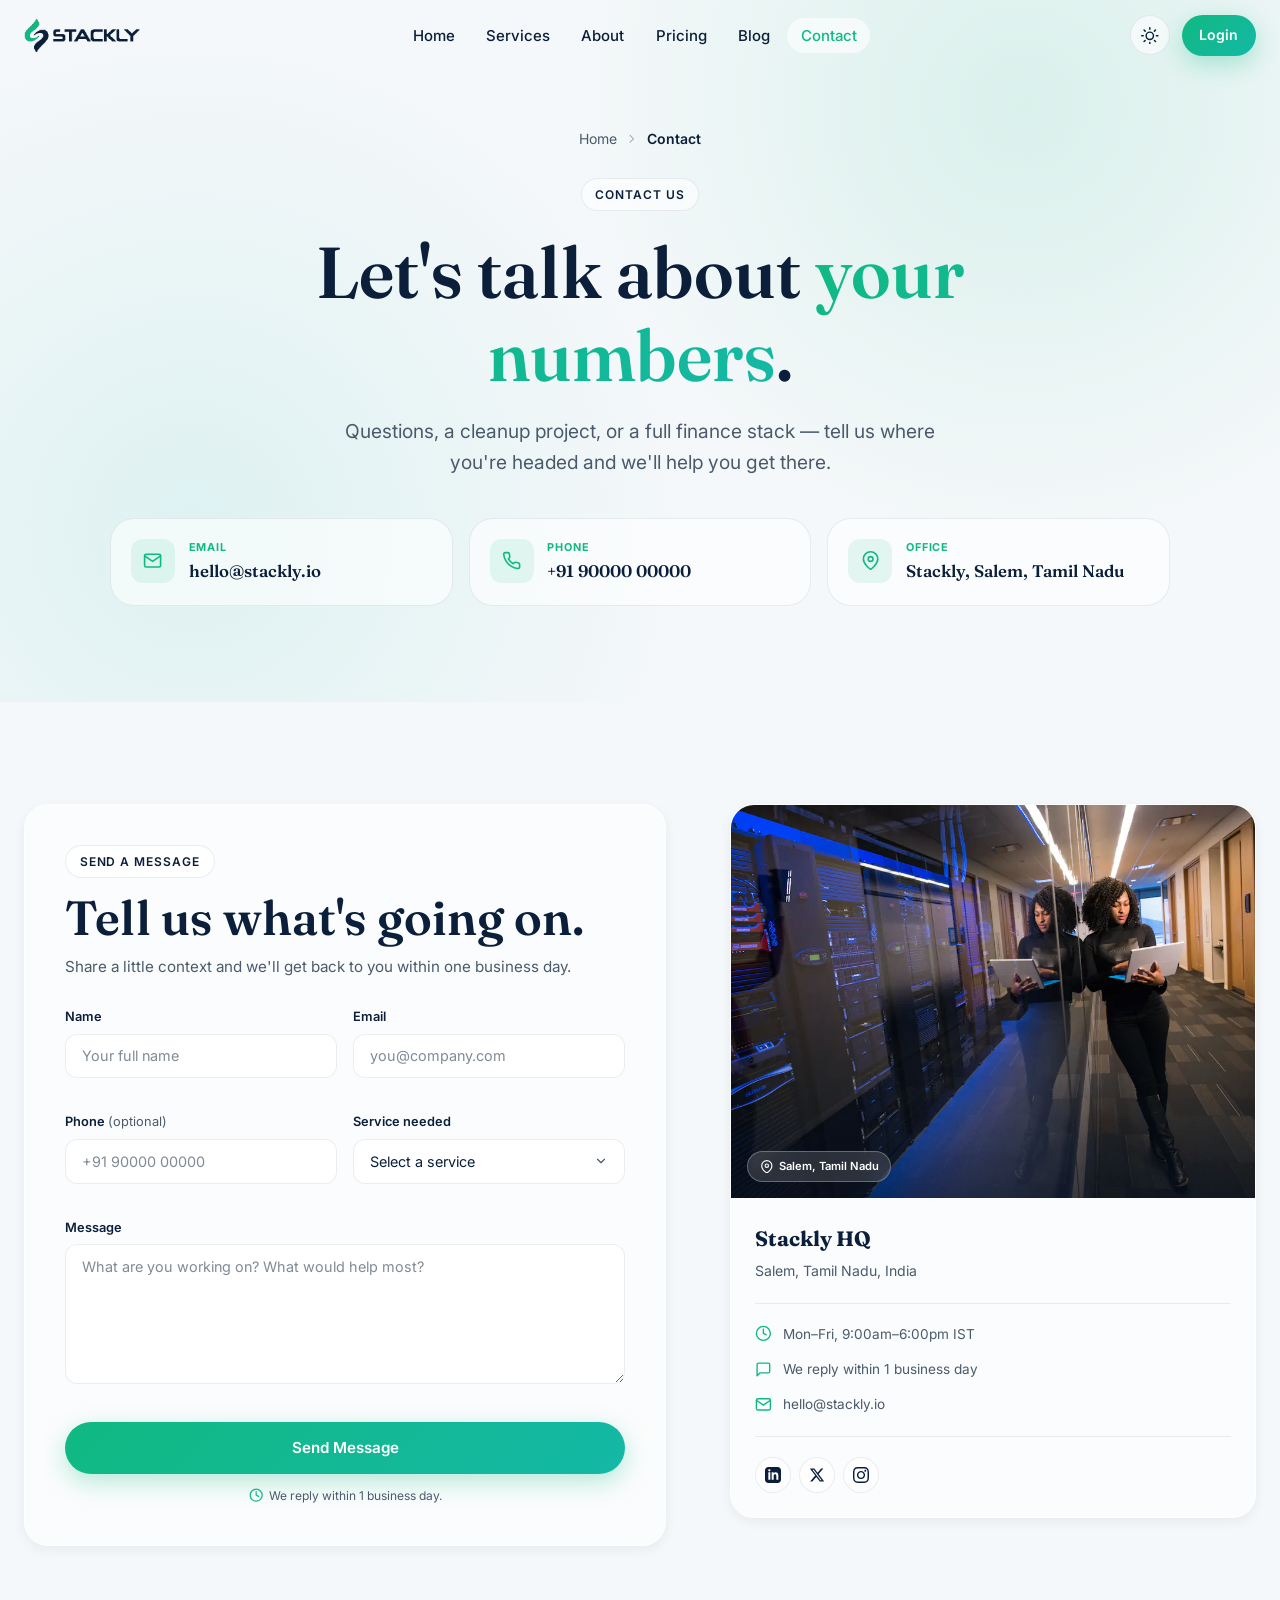
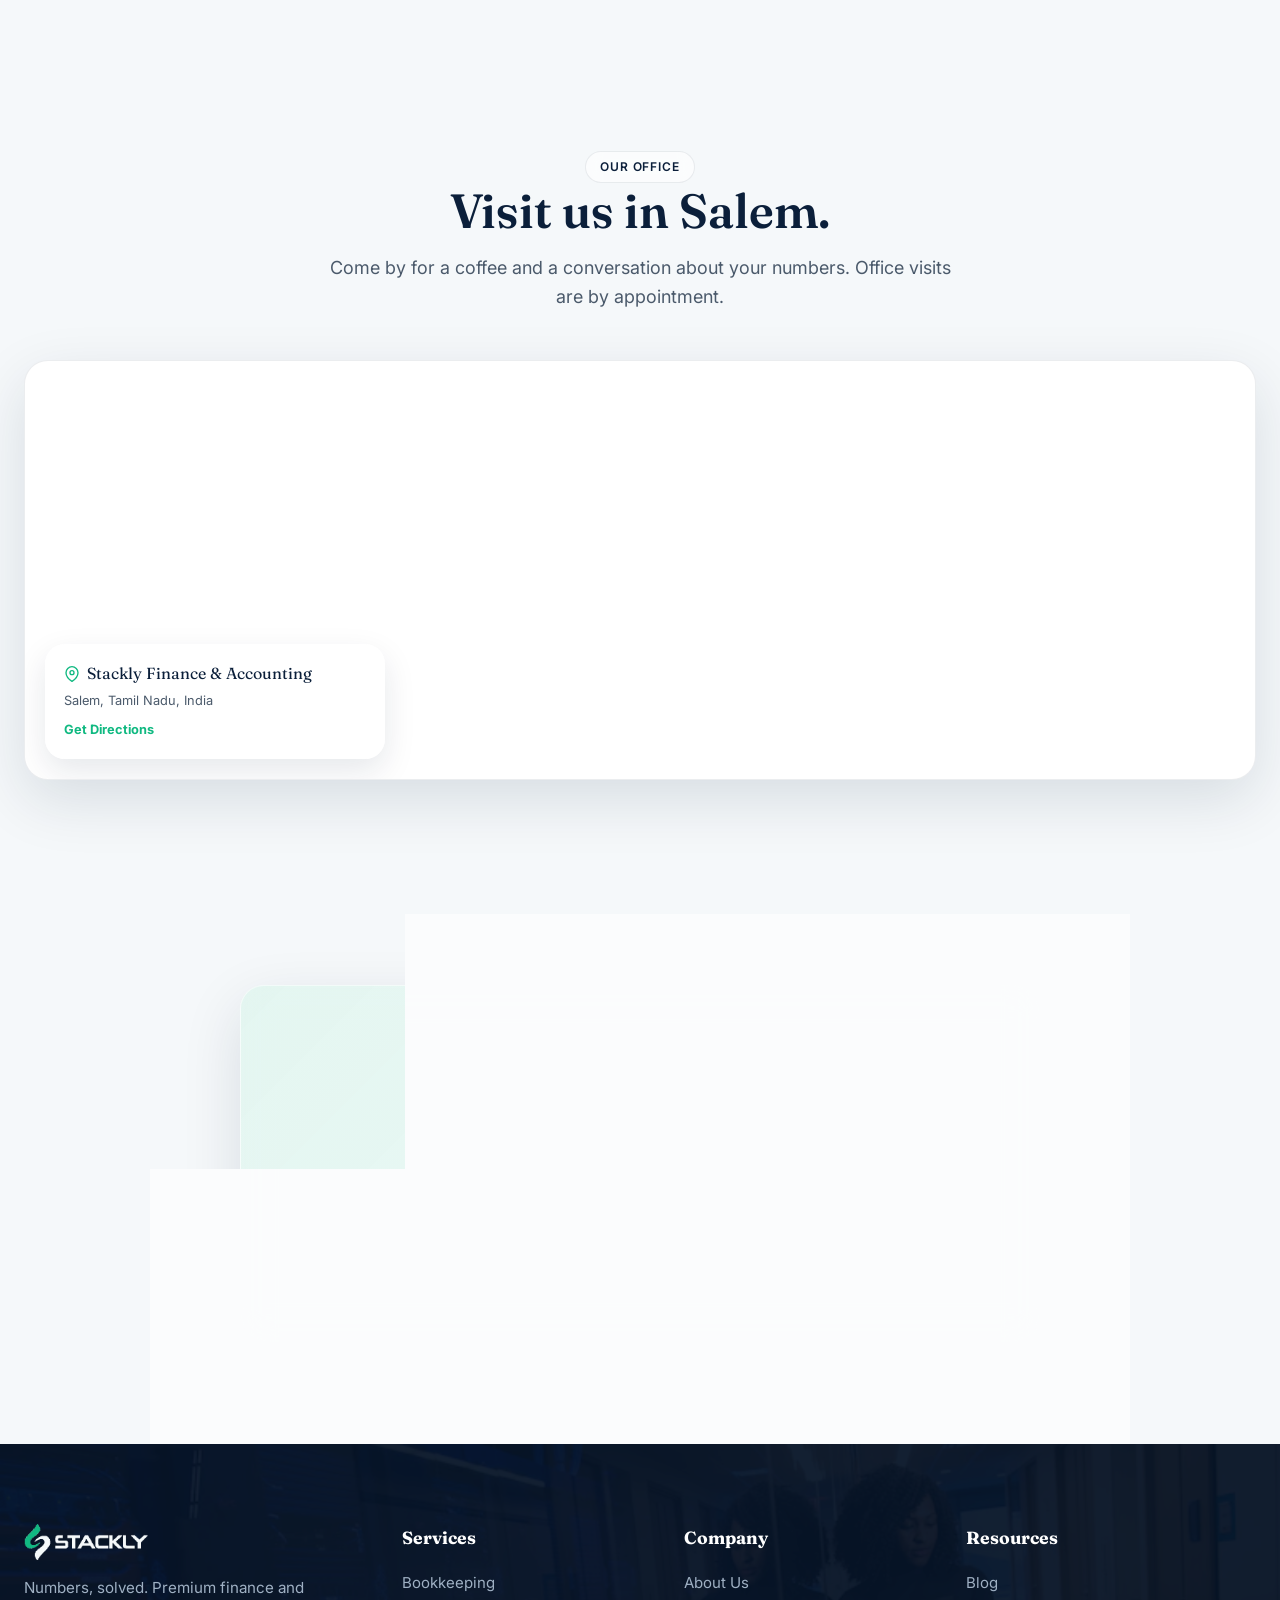
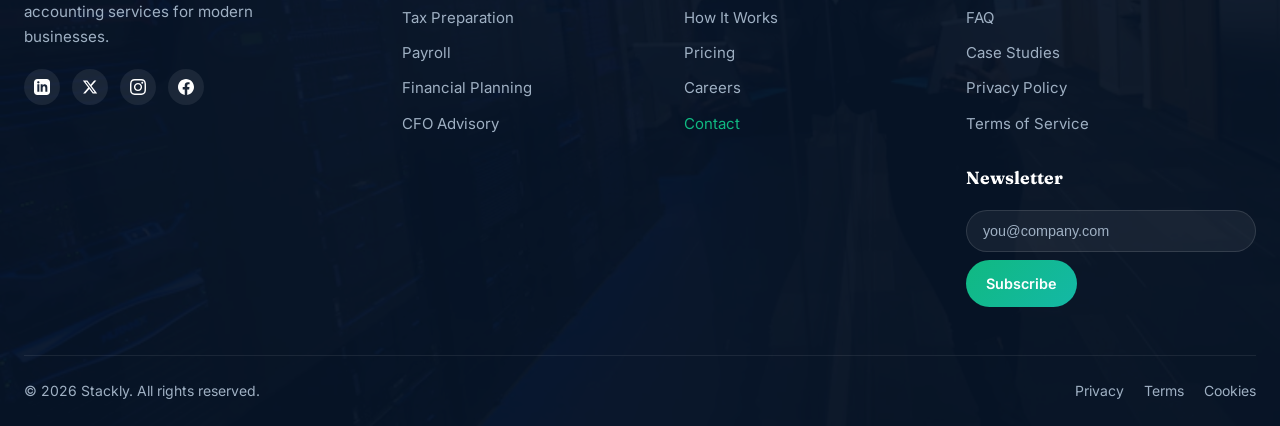
<file: contact.html>
<!DOCTYPE html>
<html lang="en">
<head>
  <meta charset="UTF-8" />
  <meta name="viewport" content="width=device-width, initial-scale=1.0" />
  <meta name="description" content="Contact Stackly Finance & Accounting Service in Salem, Tamil Nadu. Send a message, call, or visit our office." />
  <title>Contact — Stackly Finance &amp; Accounting Service</title>
  <link rel="icon" href="data:image/svg+xml,%3Csvg xmlns='http://www.w3.org/2000/svg' viewBox='0 0 24 24'%3E%3Crect width='24' height='24' rx='6' fill='%2310B981'/%3E%3Cpath d='M7 12l3 3 7-7' stroke='%23fff' stroke-width='2.5' fill='none' stroke-linecap='round' stroke-linejoin='round'/%3E%3C/svg%3E" />

  <!-- Google Fonts -->
  <link rel="preconnect" href="https://fonts.googleapis.com" />
  <link rel="preconnect" href="https://fonts.gstatic.com" crossorigin />
  <link href="https://fonts.googleapis.com/css2?family=Fraunces:opsz,wght@9..144,400;9..144,600;9..144,700&family=Inter:wght@400;500;600;700&display=swap" rel="stylesheet" />

  <link rel="stylesheet" href="css/style.css" />
  <link rel="stylesheet" href="css/contact.css" />
</head>
<body>

  <!-- ==================== HEADER ==================== -->
  <header class="header js-header">
    <div class="container">
      <a href="index.html" class="logo" aria-label="Stackly home">
        <img class="logo__img logo__img--light" src="images/logo/logo-stackly-on-light.webp" alt="Stackly" width="346" height="100" decoding="async" />
        <img class="logo__img logo__img--dark" src="images/logo/logo-stackly-on-dark.webp" alt="Stackly" width="346" height="100" decoding="async" />
      </a>

      <nav class="nav" aria-label="Main navigation">
        <ul class="nav__list">
          <li><a href="index.html" class="nav__link">Home</a></li>
          <li><a href="services.html" class="nav__link">Services</a></li>
          <li><a href="about.html" class="nav__link">About</a></li>
          <li><a href="pricing.html" class="nav__link">Pricing</a></li>
          <li><a href="blog.html" class="nav__link">Blog</a></li>
          <li><a href="contact.html" class="nav__link is-active" aria-current="page">Contact</a></li>
        </ul>
      </nav>

      <div class="header__actions">
        <button class="theme-toggle js-theme-toggle" type="button" aria-label="Toggle dark mode">
          <svg class="icon-sun" viewBox="0 0 24 24" fill="none" stroke="currentColor" stroke-width="2" stroke-linecap="round" stroke-linejoin="round" aria-hidden="true">
            <circle cx="12" cy="12" r="5" />
            <path d="M12 1v2M12 21v2M4.22 4.22l1.42 1.42M18.36 18.36l1.42 1.42M1 12h2M21 12h2M4.22 19.78l1.42-1.42M18.36 5.64l1.42-1.42" />
          </svg>
          <svg class="icon-moon" viewBox="0 0 24 24" fill="none" stroke="currentColor" stroke-width="2" stroke-linecap="round" stroke-linejoin="round" aria-hidden="true">
            <path d="M21 12.79A9 9 0 1 1 11.21 3 7 7 0 0 0 21 12.79z" />
          </svg>
        </button>
        <a href="login.html" class="btn btn--primary btn--small header__cta">Login</a>
        <button class="menu-toggle js-menu-toggle" type="button" aria-expanded="false" aria-label="Toggle menu">
          <svg class="icon-open" viewBox="0 0 24 24" fill="none" stroke="currentColor" stroke-width="2" stroke-linecap="round" stroke-linejoin="round" aria-hidden="true">
            <line x1="3" y1="6" x2="21" y2="6" />
            <line x1="3" y1="12" x2="21" y2="12" />
            <line x1="3" y1="18" x2="21" y2="18" />
          </svg>
          <svg class="icon-close" viewBox="0 0 24 24" fill="none" stroke="currentColor" stroke-width="2" stroke-linecap="round" stroke-linejoin="round" aria-hidden="true">
            <line x1="18" y1="6" x2="6" y2="18" />
            <line x1="6" y1="6" x2="18" y2="18" />
          </svg>
        </button>
      </div>
    </div>

    <div class="mobile-nav js-mobile-nav" aria-label="Mobile navigation">
      <ul class="mobile-nav__list">
        <li><a href="index.html" class="mobile-nav__link">Home</a></li>
        <li><a href="services.html" class="mobile-nav__link">Services</a></li>
        <li><a href="about.html" class="mobile-nav__link">About</a></li>
        <li><a href="pricing.html" class="mobile-nav__link">Pricing</a></li>
        <li><a href="blog.html" class="mobile-nav__link">Blog</a></li>
        <li><a href="contact.html" class="mobile-nav__link is-active" aria-current="page">Contact</a></li>
      </ul>
      <a href="login.html" class="btn btn--primary btn--small mobile-nav__cta">Login</a>
    </div>
  </header>

  <main id="top">

    <!-- ==================== HERO ==================== -->
    <section class="contact-hero" aria-labelledby="contact-hero-title">
      <div class="contact-hero__bg" aria-hidden="true"></div>
      <div class="container">
        <nav class="contact-breadcrumb" aria-label="Breadcrumb">
          <a href="index.html">Home</a>
          <svg viewBox="0 0 24 24" fill="none" stroke="currentColor" stroke-width="2" stroke-linecap="round" stroke-linejoin="round" aria-hidden="true"><polyline points="9 18 15 12 9 6"/></svg>
          <span aria-current="page">Contact</span>
        </nav>

        <span class="eyebrow reveal">Contact us</span>

        <h1 id="contact-hero-title" class="heading h1 contact-hero__title reveal reveal--stagger-1">
          Let's talk about <span class="gradient-text">your numbers</span>.
        </h1>
        <p class="contact-hero__subtitle text-body reveal reveal--stagger-2">
          Questions, a cleanup project, or a full finance stack — tell us where you're headed and we'll help you get there.
        </p>

        <div class="contact-quick-grid reveal reveal--stagger-3">
          <a class="card contact-quick" href="mailto:hello@stackly.io">
            <span class="contact-quick__icon" aria-hidden="true">
              <svg viewBox="0 0 24 24" fill="none" stroke="currentColor" stroke-width="2" stroke-linecap="round" stroke-linejoin="round"><rect x="2" y="4" width="20" height="16" rx="2"/><path d="m22 6-10 7L2 6"/></svg>
            </span>
            <span>
              <span class="contact-quick__label">Email</span>
              <span class="contact-quick__value">hello@stackly.io</span>
            </span>
          </a>

          <a class="card contact-quick" href="tel:+919000000000">
            <span class="contact-quick__icon" aria-hidden="true">
              <svg viewBox="0 0 24 24" fill="none" stroke="currentColor" stroke-width="2" stroke-linecap="round" stroke-linejoin="round"><path d="M22 16.92v3a2 2 0 0 1-2.18 2 19.79 19.79 0 0 1-8.63-3.07 19.5 19.5 0 0 1-6-6 19.79 19.79 0 0 1-3.07-8.67A2 2 0 0 1 4.11 2h3a2 2 0 0 1 2 1.72c.12.9.32 1.78.59 2.63a2 2 0 0 1-.45 2.11L8 9.91a16 16 0 0 0 6 6l1.45-1.25a2 2 0 0 1 2.11-.45c.85.27 1.73.47 2.63.59A2 2 0 0 1 22 16.92z"/></svg>
            </span>
            <span>
              <span class="contact-quick__label">Phone</span>
              <span class="contact-quick__value">+91 90000 00000</span>
            </span>
          </a>

          <a class="card contact-quick" href="#visit">
            <span class="contact-quick__icon" aria-hidden="true">
              <svg viewBox="0 0 24 24" fill="none" stroke="currentColor" stroke-width="2" stroke-linecap="round" stroke-linejoin="round"><path d="M21 10c0 7-9 13-9 13S3 17 3 10a9 9 0 0 1 18 0z"/><circle cx="12" cy="10" r="3"/></svg>
            </span>
            <span>
              <span class="contact-quick__label">Office</span>
              <span class="contact-quick__value">Stackly, Salem, Tamil Nadu</span>
            </span>
          </a>
        </div>
      </div>
    </section>

    <!-- ==================== CONTACT FORM + INFO ==================== -->
    <section id="contact-form" class="section" aria-labelledby="form-title">
      <div class="container">
        <div class="contact-main">
          <div class="glass contact-form-card reveal">
            <div class="contact-form-card__head">
              <span class="eyebrow">Send a message</span>
              <h2 id="form-title" class="heading h2">Tell us what's going on.</h2>
              <p class="text-body">Share a little context and we'll get back to you within one business day.</p>
            </div>

            <form class="js-contact-form" novalidate>
              <div class="contact-form__grid">
                <div class="contact-field">
                  <label for="name">Name</label>
                  <input id="name" name="name" type="text" placeholder="Your full name" autocomplete="name" required aria-describedby="name-error" />
                  <span class="contact-field__error" id="name-error" role="alert"></span>
                </div>

                <div class="contact-field">
                  <label for="email">Email</label>
                  <input id="email" name="email" type="email" placeholder="you@company.com" autocomplete="email" required aria-describedby="email-error" />
                  <span class="contact-field__error" id="email-error" role="alert"></span>
                </div>

                <div class="contact-field">
                  <label for="phone">Phone <span>(optional)</span></label>
                  <input id="phone" name="phone" type="tel" placeholder="+91 90000 00000" autocomplete="tel" aria-describedby="phone-error" />
                  <span class="contact-field__error" id="phone-error" role="alert"></span>
                </div>

                <div class="contact-field">
                  <label for="service">Service needed</label>
                  <select id="service" name="service" required aria-describedby="service-error">
                    <option value="" selected disabled>Select a service</option>
                    <option value="bookkeeping">Bookkeeping</option>
                    <option value="tax">Tax</option>
                    <option value="payroll">Payroll</option>
                    <option value="audit">Audit</option>
                    <option value="advisory">Advisory</option>
                    <option value="other">Other</option>
                  </select>
                  <span class="contact-field__error" id="service-error" role="alert"></span>
                </div>
              </div>

              <div class="contact-field" style="margin-top: 1rem;">
                <label for="message">Message</label>
                <textarea id="message" name="message" rows="5" placeholder="What are you working on? What would help most?" required aria-describedby="message-error"></textarea>
                <span class="contact-field__error" id="message-error" role="alert"></span>
              </div>

              <button class="btn btn--primary contact-form__submit" type="submit">Send Message</button>

              <p class="contact-form__note">
                <svg viewBox="0 0 24 24" fill="none" stroke="currentColor" stroke-width="2" stroke-linecap="round" stroke-linejoin="round" aria-hidden="true"><circle cx="12" cy="12" r="10"/><polyline points="12 6 12 12 16 14"/></svg>
                We reply within 1 business day.
              </p>
            </form>

            <div class="contact-form__success js-contact-success" role="status" tabindex="-1" hidden>
              <span class="contact-form__success-icon" aria-hidden="true">
                <svg viewBox="0 0 24 24" fill="none" stroke="currentColor" stroke-width="2" stroke-linecap="round" stroke-linejoin="round"><path d="M22 11.08V12a10 10 0 1 1-5.93-9.14"/><polyline points="22 4 12 14.01 9 11.01"/></svg>
              </span>
              <h3>Message sent.</h3>
              <p>Thanks for reaching out. We'll get back to you within one business day.</p>
              <button class="btn btn--outline js-contact-reset" type="button" data-no-404-redirect>Send another message</button>
            </div>
          </div>

          <aside class="glass contact-info reveal reveal--stagger-1">
            <div class="contact-info__media">
              <img
                src="images/photo-1573164713988-8665fc963095-w1000-q40.webp"
                alt="Stackly's office in Salem, Tamil Nadu"
                width="1000"
                height="750"
                loading="lazy"
                decoding="async"
                onerror="this.src='images/photo-1556761175-b413da4baf72-w800-q45.webp'"
              />
              <span class="contact-info__badge">
                <svg viewBox="0 0 24 24" fill="none" stroke="currentColor" stroke-width="2" stroke-linecap="round" stroke-linejoin="round" aria-hidden="true"><path d="M21 10c0 7-9 13-9 13S3 17 3 10a9 9 0 0 1 18 0z"/><circle cx="12" cy="10" r="3"/></svg>
                Salem, Tamil Nadu
              </span>
            </div>

            <div class="contact-info__body">
              <h3 class="contact-info__title">Stackly HQ</h3>
              <p class="contact-info__address">Salem, Tamil Nadu, India</p>

              <ul class="contact-info__list">
                <li class="contact-info__item">
                  <svg viewBox="0 0 24 24" fill="none" stroke="currentColor" stroke-width="2" stroke-linecap="round" stroke-linejoin="round" aria-hidden="true"><circle cx="12" cy="12" r="10"/><polyline points="12 6 12 12 16 14"/></svg>
                  Mon–Fri, 9:00am–6:00pm IST
                </li>
                <li class="contact-info__item">
                  <svg viewBox="0 0 24 24" fill="none" stroke="currentColor" stroke-width="2" stroke-linecap="round" stroke-linejoin="round" aria-hidden="true"><path d="M21 15a2 2 0 0 1-2 2H7l-4 4V5a2 2 0 0 1 2-2h14a2 2 0 0 1 2 2z"/></svg>
                  We reply within 1 business day
                </li>
                <li class="contact-info__item">
                  <svg viewBox="0 0 24 24" fill="none" stroke="currentColor" stroke-width="2" stroke-linecap="round" stroke-linejoin="round" aria-hidden="true"><rect x="2" y="4" width="20" height="16" rx="2"/><path d="m22 6-10 7L2 6"/></svg>
                  <a href="mailto:hello@stackly.io">hello@stackly.io</a>
                </li>
              </ul>

              <div class="contact-info__socials">
                <a href="404.html" class="contact-info__social" aria-label="Stackly on LinkedIn"><svg viewBox="0 0 24 24" fill="currentColor" aria-hidden="true"><path d="M19 0h-14c-2.761 0-5 2.239-5 5v14c0 2.761 2.239 5 5 5h14c2.762 0 5-2.239 5-5v-14c0-2.761-2.238-5-5-5zm-11 19h-3v-11h3v11zm-1.5-12.268c-.966 0-1.75-.79-1.75-1.764s.784-1.764 1.75-1.764 1.75.79 1.75 1.764-.783 1.764-1.75 1.764zm13.5 12.268h-3v-5.604c0-3.368-4-3.113-4 0v5.604h-3v-11h3v1.765c1.396-2.586 7-2.777 7 2.476v6.759z"/></svg></a>
                <a href="404.html" class="contact-info__social" aria-label="Stackly on X"><svg viewBox="0 0 24 24" fill="currentColor" aria-hidden="true"><path d="M18.244 2.25h3.308l-7.227 8.26 8.502 11.24H16.17l-5.214-6.817L4.99 21.75H1.68l7.73-8.835L1.254 2.25H8.08l4.713 6.231zm-1.161 17.52h1.833L7.084 4.126H5.117z"/></svg></a>
                <a href="404.html" class="contact-info__social" aria-label="Stackly on Instagram"><svg viewBox="0 0 24 24" fill="currentColor" aria-hidden="true"><path d="M12 2.163c3.204 0 3.584.012 4.85.07 3.252.148 4.771 1.691 4.919 4.919.058 1.265.069 1.645.069 4.849 0 3.205-.012 3.584-.069 4.849-.149 3.225-1.664 4.771-4.919 4.919-1.266.058-1.644.07-4.85.07-3.204 0-3.584-.012-4.849-.07-3.26-.149-4.771-1.699-4.919-4.92-.058-1.265-.07-1.644-.07-4.849 0-3.204.013-3.583.07-4.849.149-3.227 1.664-4.771 4.919-4.919 1.266-.057 1.645-.069 4.849-.069zm0-2.163c-3.259 0-3.667.014-4.947.072-4.358.2-6.78 2.618-6.98 6.98-.059 1.281-.073 1.689-.073 4.948 0 3.259.014 3.668.072 4.948.2 4.358 2.618 6.78 6.98 6.98 1.281.058 1.689.072 4.948.072 3.259 0 3.668-.014 4.948-.072 4.354-.2 6.782-2.618 6.979-6.98.059-1.28.073-1.689.073-4.948 0-3.259-.014-3.667-.072-4.947-.196-4.354-2.617-6.78-6.979-6.98-1.281-.059-1.69-.073-4.949-.073zm0 5.838c-3.403 0-6.162 2.759-6.162 6.162s2.759 6.163 6.162 6.163 6.162-2.759 6.162-6.163c0-3.403-2.759-6.162-6.162-6.162zm0 10.162c-2.209 0-4-1.79-4-4 0-2.209 1.791-4 4-4s4 1.791 4 4c0 2.21-1.791 4-4 4zm6.406-11.845c-.796 0-1.441.645-1.441 1.44s.645 1.44 1.441 1.44c.795 0 1.439-.645 1.439-1.44s-.644-1.44-1.439-1.44z"/></svg></a>
              </div>
            </div>
          </aside>
        </div>
      </div>
    </section>

    <!-- ==================== MAP ==================== -->
    <section id="visit" class="section" aria-labelledby="visit-title">
      <div class="container">
        <div class="section-header section-header--center reveal">
          <span class="eyebrow">Our office</span>
          <h2 id="visit-title" class="heading h2">Visit us in Salem.</h2>
          <p class="text-body">Come by for a coffee and a conversation about your numbers. Office visits are by appointment.</p>
        </div>

        <div class="contact-map reveal">
          <iframe
            src="https://www.google.com/maps?q=Salem,Tamil+Nadu,India&amp;output=embed"
            title="Map showing Stackly's office location in Salem, Tamil Nadu, India"
            width="1200"
            height="420"
            loading="lazy"
            referrerpolicy="no-referrer-when-downgrade"
            allowfullscreen
          ></iframe>

          <div class="contact-map__card">
            <div class="contact-map__title">
              <svg viewBox="0 0 24 24" fill="none" stroke="currentColor" stroke-width="2" stroke-linecap="round" stroke-linejoin="round" aria-hidden="true"><path d="M21 10c0 7-9 13-9 13S3 17 3 10a9 9 0 0 1 18 0z"/><circle cx="12" cy="10" r="3"/></svg>
              Stackly Finance &amp; Accounting
            </div>
            <p class="contact-map__address">Salem, Tamil Nadu, India</p>
            <a
              class="contact-map__link"
              href="https://www.google.com/maps/dir/?api=1&amp;destination=Salem,Tamil+Nadu,India"
              target="_blank"
              rel="noopener noreferrer"
            >
              Get Directions
              <svg viewBox="0 0 24 24" fill="none" stroke="currentColor" stroke-width="2" stroke-linecap="round" stroke-linejoin="round" aria-hidden="true"><path d="M18 13v6a2 2 0 0 1-2 2H5a2 2 0 0 1-2-2V8a2 2 0 0 1 2-2h6"/><polyline points="15 3 21 3 21 9"/><line x1="10" y1="14" x2="21" y2="3"/></svg>
            </a>
          </div>
        </div>
      </div>
    </section>

    <!-- ==================== COMPACT CTA ==================== -->
    <section class="section" aria-labelledby="cta-title">
      <div class="container">
        <div class="contact-cta reveal">
          <span class="contact-cta__icon" aria-hidden="true">
            <svg viewBox="0 0 24 24" fill="none" stroke="currentColor" stroke-width="2" stroke-linecap="round" stroke-linejoin="round"><path d="M22 16.92v3a2 2 0 0 1-2.18 2 19.79 19.79 0 0 1-8.63-3.07 19.5 19.5 0 0 1-6-6 19.79 19.79 0 0 1-3.07-8.67A2 2 0 0 1 4.11 2h3a2 2 0 0 1 2 1.72c.12.9.32 1.78.59 2.63a2 2 0 0 1-.45 2.11L8 9.91a16 16 0 0 0 6 6l1.45-1.25a2 2 0 0 1 2.11-.45c.85.27 1.73.47 2.63.59A2 2 0 0 1 22 16.92z"/></svg>
          </span>
          <h2 id="cta-title" class="contact-cta__title">Prefer to talk now? Call <a href="tel:+919000000000">+91 90000 00000</a>.</h2>
          <p class="contact-cta__text">Our team is available Mon–Fri, 9:00am–6:00pm IST. Prefer to write? Use the form above.</p>
          <a href="#contact-form" class="btn btn--primary contact-cta__btn">Book a Free Consultation</a>
        </div>
      </div>
    </section>

  </main>

  <!-- ==================== FOOTER ==================== -->
  <footer class="footer" aria-label="Footer">
    <img
      class="footer__bg"
      src="images/photo-1573164713988-8665fc963095-w800-q45.webp"
      alt=""
      width="800"
      height="500"
      loading="lazy"
      decoding="async"
      aria-hidden="true"
      onerror="this.src='images/photo-1556761175-b413da4baf72-w800-q45.webp'"
    />
    <div class="container">
      <div class="footer__grid">
        <div class="footer__brand">
          <a href="index.html" class="footer__logo">
          <img class="logo__img" src="images/logo/logo-stackly-on-dark.webp" alt="Stackly" width="346" height="100" decoding="async" />
        </a>
          <p class="footer__tagline">Numbers, solved. Premium finance and accounting services for modern businesses.</p>
                    <div class="footer__socials">
            <a href="404.html" class="footer__social" aria-label="LinkedIn"><svg viewBox="0 0 24 24" fill="currentColor" aria-hidden="true"><path d="M19 0h-14c-2.761 0-5 2.239-5 5v14c0 2.761 2.239 5 5 5h14c2.762 0 5-2.239 5-5v-14c0-2.761-2.238-5-5-5zm-11 19h-3v-11h3v11zm-1.5-12.268c-.966 0-1.75-.79-1.75-1.764s.784-1.764 1.75-1.764 1.75.79 1.75 1.764-.783 1.764-1.75 1.764zm13.5 12.268h-3v-5.604c0-3.368-4-3.113-4 0v5.604h-3v-11h3v1.765c1.396-2.586 7-2.777 7 2.476v6.759z"/></svg></a>
            <a href="404.html" class="footer__social" aria-label="X"><svg viewBox="0 0 24 24" fill="currentColor" aria-hidden="true"><path d="M18.244 2.25h3.308l-7.227 8.26 8.502 11.24H16.17l-5.214-6.817L4.99 21.75H1.68l7.73-8.835L1.254 2.25H8.08l4.713 6.231zm-1.161 17.52h1.833L7.084 4.126H5.117z"/></svg></a>
            <a href="404.html" class="footer__social" aria-label="Instagram"><svg viewBox="0 0 24 24" fill="currentColor" aria-hidden="true"><path d="M12 2.163c3.204 0 3.584.012 4.85.07 3.252.148 4.771 1.691 4.919 4.919.058 1.265.069 1.645.069 4.849 0 3.205-.012 3.584-.069 4.849-.149 3.225-1.664 4.771-4.919 4.919-1.266.058-1.644.07-4.85.07-3.204 0-3.584-.012-4.849-.07-3.26-.149-4.771-1.699-4.919-4.92-.058-1.265-.07-1.644-.07-4.849 0-3.204.013-3.583.07-4.849.149-3.227 1.664-4.771 4.919-4.919 1.266-.057 1.645-.069 4.849-.069zm0-2.163c-3.259 0-3.667.014-4.947.072-4.358.2-6.78 2.618-6.98 6.98-.059 1.281-.073 1.689-.073 4.948 0 3.259.014 3.668.072 4.948.2 4.358 2.618 6.78 6.98 6.98 1.281.058 1.689.072 4.948.072 3.259 0 3.668-.014 4.948-.072 4.354-.2 6.782-2.618 6.979-6.98.059-1.28.073-1.689.073-4.948 0-3.259-.014-3.667-.072-4.947-.196-4.354-2.617-6.78-6.979-6.98-1.281-.059-1.69-.073-4.949-.073zm0 5.838c-3.403 0-6.162 2.759-6.162 6.162s2.759 6.163 6.162 6.163 6.162-2.759 6.162-6.163c0-3.403-2.759-6.162-6.162-6.162zm0 10.162c-2.209 0-4-1.79-4-4 0-2.209 1.791-4 4-4s4 1.791 4 4c0 2.21-1.791 4-4 4zm6.406-11.845c-.796 0-1.441.645-1.441 1.44s.645 1.44 1.441 1.44c.795 0 1.439-.645 1.439-1.44s-.644-1.44-1.439-1.44z"/></svg></a>
            <a href="404.html" class="footer__social" aria-label="Facebook"><svg viewBox="0 0 24 24" fill="currentColor" aria-hidden="true"><path d="M24 12.073C24 5.405 18.627 0 12 0S0 5.405 0 12.073C0 18.1 4.388 23.094 10.125 24v-8.437H7.078v-3.49h3.047V9.43c0-3.007 1.792-4.669 4.533-4.669 1.312 0 2.686.235 2.686.235v2.953H15.83c-1.491 0-1.956.925-1.956 1.874v2.25h3.328l-.532 3.49h-2.796V24C19.612 23.094 24 18.1 24 12.073z"/></svg></a>
          </div>
        </div>

        <div>
          <h4 class="footer__title">Services</h4>
          <ul class="footer__links">
            <li><a href="services.html#services" class="footer__link">Bookkeeping</a></li>
            <li><a href="services.html#services" class="footer__link">Tax Preparation</a></li>
            <li><a href="services.html#services" class="footer__link">Payroll</a></li>
            <li><a href="services.html#services" class="footer__link">Financial Planning</a></li>
            <li><a href="services.html#services" class="footer__link">CFO Advisory</a></li>
          </ul>
        </div>

        <div>
          <h4 class="footer__title">Company</h4>
          <ul class="footer__links">
            <li><a href="about.html" class="footer__link">About Us</a></li>
            <li><a href="services.html#process" class="footer__link">How It Works</a></li>
            <li><a href="pricing.html" class="footer__link">Pricing</a></li>
            <li><a href="404.html" class="footer__link">Careers</a></li>
            <li><a href="contact.html" class="footer__link is-active" aria-current="page">Contact</a></li>
          </ul>
        </div>

        <div>
          <h4 class="footer__title">Resources</h4>
          <ul class="footer__links">
            <li><a href="blog.html" class="footer__link">Blog</a></li>
            <li><a href="index.html#faq" class="footer__link">FAQ</a></li>
            <li><a href="services.html#case-studies" class="footer__link">Case Studies</a></li>
            <li><a href="404.html" class="footer__link">Privacy Policy</a></li>
            <li><a href="404.html" class="footer__link">Terms of Service</a></li>
          </ul>

          <h4 class="footer__title" style="margin-top: 1.75rem;">Newsletter</h4>
          <form class="footer__newsletter">
            <label for="newsletter-email" class="sr-only">Email address</label>
            <input id="newsletter-email" class="footer__input" type="email" placeholder="you@company.com" required />
            <button class="footer__submit" type="submit">Subscribe</button>
          
              <p class="footer__newsletter-status" role="status" aria-live="polite" hidden></p>
            </form>
        </div>
      </div>

      <div class="footer__bottom">
        <p>&copy; 2026 Stackly. All rights reserved.</p>
        <div class="footer__legal">
          <a href="404.html">Privacy</a>
          <a href="404.html">Terms</a>
          <a href="404.html">Cookies</a>
        </div>
      </div>
    </div>
  </footer>

  <script src="js/script.js"></script>
  <script src="js/contact.js"></script>

  <script src="js/redirect-404.js"></script>
</body>
</html>
</file>
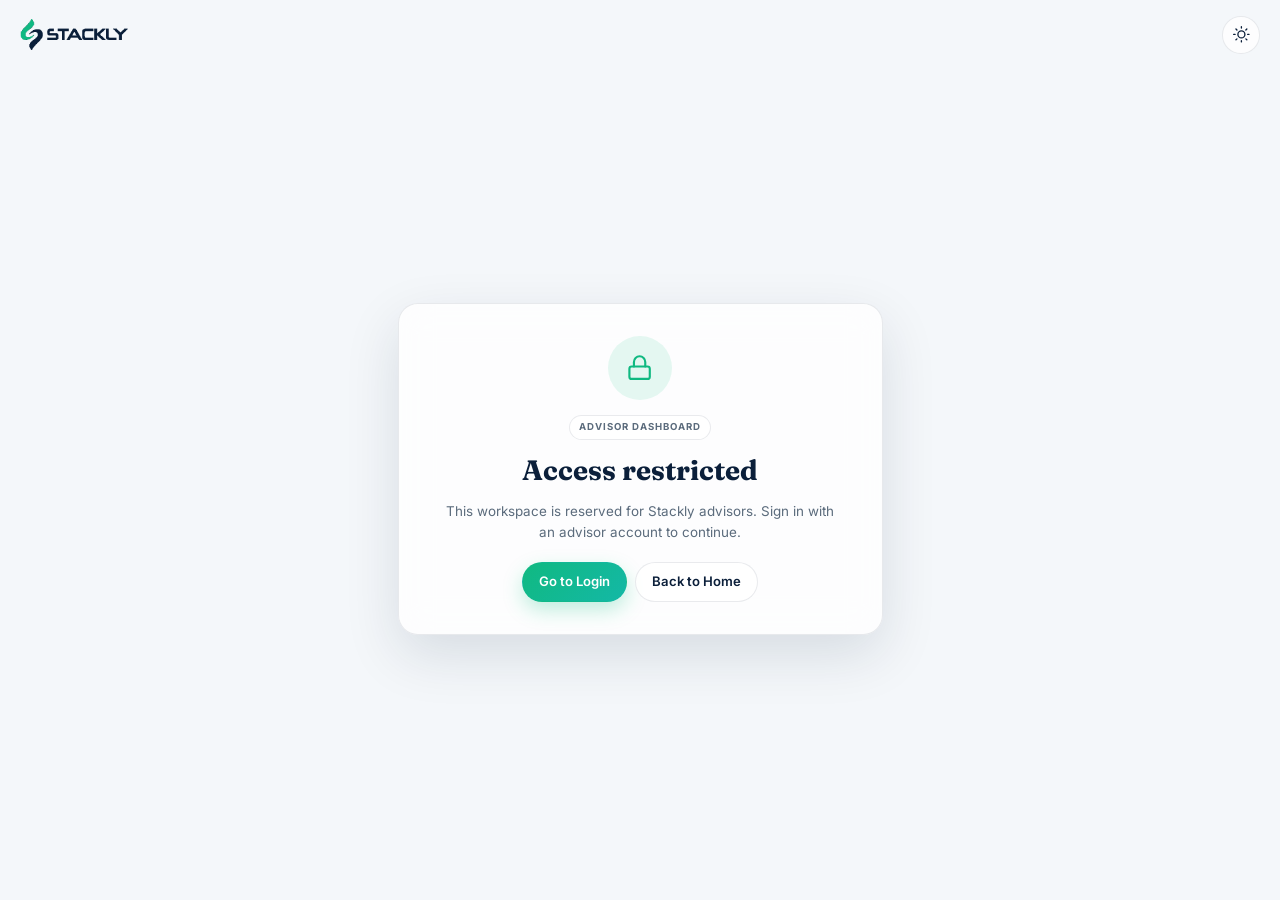
<file: dashboard-advisor.html>
<!DOCTYPE html>
<html lang="en">
<head>
  <meta charset="UTF-8" />
  <meta name="viewport" content="width=device-width, initial-scale=1.0" />
  <meta name="description" content="Stackly advisor workspace — manage clients, tasks, documents, reports, invoices, and conversations." />
  <meta name="theme-color" content="#0B1F3A" />
  <title>Overview — Stackly Advisor</title>
  <link rel="icon" href="data:image/svg+xml,%3Csvg xmlns='http://www.w3.org/2000/svg' viewBox='0 0 24 24'%3E%3Crect width='24' height='24' rx='6' fill='%2310B981'/%3E%3Cpath d='M7 12l3 3 7-7' stroke='%23fff' stroke-width='2.5' fill='none' stroke-linecap='round' stroke-linejoin='round'/%3E%3C/svg%3E" />

  <!-- Theme is applied before paint to avoid a flash of the wrong theme. -->
  <script>
    (function () {
      try {
        var stored = localStorage.getItem('stackly-theme');
        var dark = stored ? stored === 'dark' : window.matchMedia('(prefers-color-scheme: dark)').matches;
        if (dark) document.documentElement.classList.add('dark');
      } catch (error) {
        /* Storage may be unavailable. */
      }
    })();
  </script>

  <!-- Google Fonts -->
  <link rel="preconnect" href="https://fonts.googleapis.com" />
  <link rel="preconnect" href="https://fonts.gstatic.com" crossorigin />
  <link href="https://fonts.googleapis.com/css2?family=Fraunces:opsz,wght@9..144,400;9..144,600;9..144,700&family=Inter:wght@400;500;600;700&display=swap" rel="stylesheet" />

  <style>
    /* =====================================================
       Stackly — Advisor Dashboard
       Self-contained SPA: vanilla HTML/CSS/JS
       ===================================================== */

    /* ---------- Tokens ---------- */
    :root {
      --navy: #0B1F3A;
      --navy-dark: #071527;
      --accent: #10B981;
      --teal: #14B8A6;
      --accent-gradient: linear-gradient(135deg, #10B981, #14B8A6);
      --bg: #F4F7FA;
      --surface: #FFFFFF;
      --surface-2: #F8FAFC;
      --card: rgba(255, 255, 255, 0.78);
      --card-strong: #FFFFFF;
      --text: #0B1F3A;
      --muted: #5B6B7C;
      --border: rgba(11, 31, 58, 0.09);
      --border-strong: rgba(11, 31, 58, 0.16);
      --shadow: 0 20px 55px rgba(11, 31, 58, 0.12);
      --shadow-sm: 0 7px 20px rgba(11, 31, 58, 0.06);
      --input-bg: #FFFFFF;
      --topbar: rgba(244, 247, 250, 0.84);
      --sidebar-bg: linear-gradient(180deg, #071527 0%, #0B1F3A 100%);
      --chart-1: #10B981;
      --chart-2: #14B8A6;
      --chart-3: #3B82F6;
      --chart-4: #F59E0B;
      --chart-5: #8B5CF6;
      --chart-income: #10B981;
      --chart-expense: #F43F5E;
      --chart-target: #3B82F6;
      --paid: #10B981;
      --pending: #F59E0B;
      --overdue: #EF4444;
      --danger: #EF4444;
      --danger-soft: rgba(239, 68, 68, 0.12);
      --radius-sm: 0.5rem;
      --radius-md: 0.75rem;
      --radius-lg: 1rem;
      --radius-xl: 1.25rem;
      --sidebar-w: 268px;
      --topbar-h: 4.15rem;
      --content-max: 1500px;
      --font-display: 'Fraunces', Georgia, serif;
      --font-body: 'Inter', system-ui, -apple-system, sans-serif;
      --ease: 220ms ease;
    }

    html.dark {
      --bg: #0A1420;
      --surface: #0F1C2C;
      --surface-2: #0B1727;
      --card: rgba(255, 255, 255, 0.055);
      --card-strong: #0F1C2C;
      --text: #F5F8FA;
      --muted: #9FB0C3;
      --border: rgba(255, 255, 255, 0.09);
      --border-strong: rgba(255, 255, 255, 0.16);
      --shadow: 0 20px 55px rgba(0, 0, 0, 0.38);
      --shadow-sm: 0 7px 20px rgba(0, 0, 0, 0.24);
      --input-bg: #0B1727;
      --topbar: rgba(10, 20, 32, 0.84);
      --danger-soft: rgba(239, 68, 68, 0.16);
      --chart-income: #34D399;
      --chart-expense: #FB7185;
      --chart-target: #60A5FA;
      --paid: #34D399;
      --pending: #FBBF24;
      --overdue: #F87171;
      --danger: #F87171;
      color-scheme: dark;
    }

    /* ---------- Base ---------- */
    *, *::before, *::after { box-sizing: border-box; }

    html {
      scroll-behavior: smooth;
      -webkit-text-size-adjust: 100%;
    }

    body {
      margin: 0;
      min-height: 100vh;
      font-family: var(--font-body);
      font-size: 0.88rem;
      line-height: 1.55;
      color: var(--text);
      background: var(--bg);
      overflow-x: hidden;
      transition: background-color var(--ease), color var(--ease);
    }

    body::before {
      content: '';
      position: fixed;
      inset: 0;
      z-index: -1;
      pointer-events: none;
      background:
        radial-gradient(circle at 88% 0%, rgba(16, 185, 129, 0.075), transparent 30%),
        radial-gradient(circle at 8% 92%, rgba(20, 184, 166, 0.05), transparent 34%);
    }

    img, svg { display: block; max-width: 100%; }
    a { color: inherit; text-decoration: none; }
    button, input, select, textarea { font: inherit; }
    button { cursor: pointer; border: 0; background: none; }
    h1, h2, h3, h4, p { margin: 0; }
    ul, ol { margin: 0; padding: 0; list-style: none; }

    :focus-visible {
      outline: 2px solid var(--accent);
      outline-offset: 2px;
    }

    [hidden] { display: none !important; }

    .sr-only {
      position: absolute;
      width: 1px;
      height: 1px;
      padding: 0;
      margin: -1px;
      overflow: hidden;
      clip: rect(0, 0, 0, 0);
      white-space: nowrap;
      border: 0;
    }

    .skip-link {
      position: fixed;
      top: 0.75rem;
      left: 0.75rem;
      z-index: 1000;
      padding: 0.6rem 0.9rem;
      border-radius: var(--radius-md);
      background: var(--navy);
      color: #fff;
      font-weight: 600;
      transform: translateY(-180%);
      transition: transform var(--ease);
    }

    .skip-link:focus { transform: translateY(0); }

    .icon {
      width: 1.1rem;
      height: 1.1rem;
      flex-shrink: 0;
      fill: none;
      stroke: currentColor;
      stroke-width: 1.9;
      stroke-linecap: round;
      stroke-linejoin: round;
    }

    .icon--sm { width: 0.92rem; height: 0.92rem; }
    .icon--lg { width: 1.35rem; height: 1.35rem; }

    .js-theme-toggle .icon-moon { display: none; }
    html.dark .js-theme-toggle .icon-sun { display: none; }
    html.dark .js-theme-toggle .icon-moon { display: block; }

    /* ---------- Buttons, badges, avatars, fields ---------- */
    .btn {
      display: inline-flex;
      align-items: center;
      justify-content: center;
      gap: 0.45rem;
      padding: 0.68rem 1rem;
      border-radius: 999px;
      border: 1px solid transparent;
      font-size: 0.82rem;
      font-weight: 600;
      line-height: 1.2;
      white-space: nowrap;
      transition: transform var(--ease), box-shadow var(--ease), background-color var(--ease), border-color var(--ease), color var(--ease);
    }

    .btn:hover { transform: translateY(-1px); }

    .btn--primary {
      background: var(--accent-gradient);
      color: #fff;
      box-shadow: 0 8px 20px rgba(16, 185, 129, 0.26);
    }

    .btn--primary:hover { box-shadow: 0 12px 26px rgba(16, 185, 129, 0.34); }

    .btn--ghost {
      background: var(--card);
      border-color: var(--border);
      color: var(--text);
    }

    .btn--ghost:hover { border-color: rgba(16, 185, 129, 0.35); }

    .btn--outline {
      border-color: var(--border-strong);
      color: var(--text);
    }

    .btn--outline:hover { border-color: var(--accent); color: var(--accent); }

    .btn--sm { padding: 0.48rem 0.78rem; font-size: 0.74rem; }
    .btn--danger { border-color: rgba(239, 68, 68, 0.24); color: #DC2626; }
    html.dark .btn--danger { color: #F87171; }
    .btn:disabled { opacity: 0.6; cursor: not-allowed; transform: none; }

    .icon-btn {
      width: 2.35rem;
      height: 2.35rem;
      border-radius: 50%;
      display: inline-grid;
      place-items: center;
      color: var(--text);
      background: var(--card);
      border: 1px solid var(--border);
      transition: background-color var(--ease), color var(--ease), border-color var(--ease), transform var(--ease);
    }

    .icon-btn:hover {
      color: var(--accent);
      border-color: rgba(16, 185, 129, 0.35);
      transform: translateY(-1px);
    }

    .icon-btn .icon { width: 1.05rem; height: 1.05rem; }

    .avatar {
      display: inline-grid;
      place-items: center;
      width: 2.35rem;
      height: 2.35rem;
      border-radius: 50%;
      background: var(--accent-gradient);
      color: #fff;
      font-family: var(--font-display);
      font-size: 0.76rem;
      font-weight: 700;
      letter-spacing: 0.02em;
      flex-shrink: 0;
      box-shadow: 0 4px 12px rgba(16, 185, 129, 0.22);
    }

    .avatar--lg { width: 2.9rem; height: 2.9rem; font-size: 0.9rem; }
    .avatar--sm { width: 1.95rem; height: 1.95rem; font-size: 0.62rem; }
    .avatar--teal { background: linear-gradient(135deg, #14B8A6, #3B82F6); }
    .avatar--blue { background: linear-gradient(135deg, #3B82F6, #6366F1); }
    .avatar--rose { background: linear-gradient(135deg, #F43F5E, #F59E0B); }
    .avatar--amber { background: linear-gradient(135deg, #F59E0B, #F97316); }
    .avatar--button { border: 2px solid rgba(255, 255, 255, 0.55); }

    .badge {
      display: inline-flex;
      align-items: center;
      gap: 0.28rem;
      padding: 0.2rem 0.55rem;
      border-radius: 999px;
      font-size: 0.64rem;
      font-weight: 700;
      letter-spacing: 0.03em;
      white-space: nowrap;
    }

    .badge--active, .badge--paid, .badge--ready, .badge--approved {
      background: rgba(16, 185, 129, 0.12);
      color: #047857;
    }

    .badge--onboarding, .badge--draft, .badge--sent, .badge--in-progress, .badge--medium {
      background: rgba(59, 130, 246, 0.12);
      color: #1D4ED8;
    }

    .badge--pending, .badge--needs-review, .badge--todo, .badge--low {
      background: rgba(245, 158, 11, 0.14);
      color: #92400E;
    }

    .badge--overdue, .badge--at-risk, .badge--high {
      background: rgba(239, 68, 68, 0.12);
      color: #B91C1C;
    }

    .badge--low { background: var(--surface-2); color: var(--muted); }

    html.dark .badge--active, html.dark .badge--paid, html.dark .badge--ready, html.dark .badge--approved { color: #34D399; }
    html.dark .badge--onboarding, html.dark .badge--draft, html.dark .badge--sent, html.dark .badge--in-progress, html.dark .badge--medium { color: #93C5FD; }
    html.dark .badge--pending, html.dark .badge--needs-review, html.dark .badge--todo, html.dark .badge--low { color: #FBBF24; }
    html.dark .badge--overdue, html.dark .badge--at-risk, html.dark .badge--high { color: #F87171; }
    html.dark .badge--low { color: #9FB0C3; }

    .eyebrow {
      display: inline-flex;
      align-items: center;
      gap: 0.35rem;
      padding: 0.24rem 0.6rem;
      border-radius: 999px;
      background: var(--card);
      border: 1px solid var(--border);
      color: var(--muted);
      font-size: 0.6rem;
      font-weight: 700;
      letter-spacing: 0.1em;
      text-transform: uppercase;
    }

    .eyebrow--dark {
      background: rgba(16, 185, 129, 0.13);
      border-color: rgba(16, 185, 129, 0.2);
      color: #6EE7B7;
    }

    .plan-tag {
      display: inline-flex;
      align-items: center;
      padding: 0.16rem 0.48rem;
      border-radius: 0.4rem;
      border: 1px solid var(--border);
      background: var(--surface-2);
      color: var(--muted);
      font-size: 0.64rem;
      font-weight: 600;
      white-space: nowrap;
    }

    .switch {
      position: relative;
      display: inline-flex;
      flex-shrink: 0;
      width: 2.35rem;
      height: 1.3rem;
      margin-top: 0.1rem;
    }

    .switch input {
      position: absolute;
      inset: 0;
      width: 100%;
      height: 100%;
      margin: 0;
      opacity: 0;
      cursor: pointer;
      z-index: 1;
    }

    .switch__track {
      position: absolute;
      inset: 0;
      border-radius: 999px;
      background: var(--border-strong);
      transition: background-color var(--ease);
      pointer-events: none;
    }

    .switch__track::after {
      content: '';
      position: absolute;
      top: 0.16rem;
      left: 0.16rem;
      width: 0.98rem;
      height: 0.98rem;
      border-radius: 50%;
      background: #fff;
      box-shadow: 0 1px 4px rgba(0, 0, 0, 0.2);
      transition: transform var(--ease);
    }

    .switch input:checked + .switch__track { background: var(--accent-gradient); }
    .switch input:checked + .switch__track::after { transform: translateX(1.05rem); }
    .switch input:focus-visible + .switch__track { outline: 2px solid var(--accent); outline-offset: 2px; }

    /* ---------- Shell / sidebar ---------- */
    .app { min-height: 100vh; }

    .sidebar {
      position: fixed;
      top: 0;
      left: 0;
      bottom: 0;
      z-index: 300;
      width: var(--sidebar-w);
      display: flex;
      flex-direction: column;
      gap: 1.05rem;
      padding: 1.2rem 1rem;
      overflow-y: auto;
      color: #fff;
      background: var(--sidebar-bg);
      border-right: 1px solid rgba(255, 255, 255, 0.06);
      isolation: isolate;
    }

    .sidebar::before {
      content: '';
      position: absolute;
      top: -8rem;
      right: -5rem;
      width: 16rem;
      height: 16rem;
      border-radius: 50%;
      background: radial-gradient(circle, rgba(16, 185, 129, 0.18), transparent 68%);
      pointer-events: none;
      z-index: -1;
    }

    .sidebar__head {
      display: flex;
      align-items: center;
      justify-content: space-between;
      gap: 0.75rem;
      padding: 0 0.25rem;
    }

    .brand {
      display: inline-flex;
      align-items: center;
      gap: 0.6rem;
      font-family: var(--font-display);
      font-size: 1.35rem;
      font-weight: 700;
      color: var(--text);
    }

    .brand--light { color: #fff; }

    .brand__logo {
      display: block;
      width: 6.75rem;
      height: auto;
      aspect-ratio: 346 / 100;
      flex-shrink: 0;
      object-fit: contain;
      transition: opacity var(--ease);
    }

    .brand__logo--dark-surface { display: none; }
    html.dark .brand__logo--light-surface { display: none; }
    html.dark .brand__logo--dark-surface { display: block; }

    .brand:hover .brand__logo { opacity: 0.86; }

    .sidebar__close {
      display: none;
      width: 2rem;
      height: 2rem;
      border-radius: 50%;
      place-items: center;
      color: rgba(255, 255, 255, 0.7);
      background: rgba(255, 255, 255, 0.08);
    }

    .sidebar__profile {
      display: grid;
      grid-template-columns: auto minmax(0, 1fr);
      gap: 0.65rem;
      align-items: center;
      padding: 0.9rem;
      border-radius: var(--radius-lg);
      background: rgba(255, 255, 255, 0.06);
      border: 1px solid rgba(255, 255, 255, 0.09);
    }

    .sidebar__profile-info { min-width: 0; }

    .sidebar__name {
      display: block;
      font-family: var(--font-display);
      font-size: 0.94rem;
      font-weight: 600;
      color: #fff;
      white-space: nowrap;
      overflow: hidden;
      text-overflow: ellipsis;
    }

    .sidebar__email {
      display: block;
      margin-top: 0.08rem;
      font-size: 0.66rem;
      color: rgba(255, 255, 255, 0.56);
      white-space: nowrap;
      overflow: hidden;
      text-overflow: ellipsis;
    }

    .sidebar__role {
      grid-column: 1 / -1;
      justify-self: start;
      padding: 0.16rem 0.5rem;
      border-radius: 999px;
      background: rgba(16, 185, 129, 0.16);
      color: #6EE7B7;
      font-size: 0.6rem;
      font-weight: 700;
      letter-spacing: 0.08em;
      text-transform: uppercase;
    }

    .sidebar__nav {
      display: flex;
      flex-direction: column;
      gap: 0.2rem;
      flex: 1;
    }

    .nav-item {
      position: relative;
      display: flex;
      align-items: center;
      gap: 0.7rem;
      width: 100%;
      padding: 0.64rem 0.75rem;
      border-radius: 0.7rem;
      color: rgba(255, 255, 255, 0.69);
      font-size: 0.81rem;
      font-weight: 500;
      text-align: left;
      transition: background-color var(--ease), color var(--ease), transform var(--ease);
    }

    .nav-item .icon { width: 1rem; height: 1rem; opacity: 0.92; }
    .nav-item:hover { background: rgba(255, 255, 255, 0.06); color: #fff; }

    .nav-item.is-active {
      background: var(--accent-gradient);
      color: #fff;
      box-shadow: 0 8px 18px rgba(16, 185, 129, 0.22);
    }

    .nav-item.is-active::before {
      content: '';
      position: absolute;
      left: -0.42rem;
      top: 50%;
      width: 0.18rem;
      height: 1.15rem;
      border-radius: 999px;
      background: #6EE7B7;
      transform: translateY(-50%);
    }

    .nav-badge {
      margin-left: auto;
      min-width: 1.25rem;
      height: 1.25rem;
      padding: 0 0.32rem;
      border-radius: 999px;
      display: inline-grid;
      place-items: center;
      background: rgba(245, 158, 11, 0.2);
      color: #FCD34D;
      font-size: 0.6rem;
      font-weight: 700;
    }

    .nav-item.is-active .nav-badge { background: rgba(255, 255, 255, 0.2); color: #fff; }

    .nav-item--logout {
      margin-top: 0.65rem;
      color: rgba(255, 255, 255, 0.56);
    }

    .nav-item--logout:hover { background: rgba(239, 68, 68, 0.13); color: #FCA5A5; }

    .sidebar__support {
      display: flex;
      align-items: center;
      gap: 0.55rem;
      padding: 0.7rem 0.75rem;
      border-radius: 0.7rem;
      background: rgba(255, 255, 255, 0.04);
      border: 1px solid rgba(255, 255, 255, 0.07);
      color: rgba(255, 255, 255, 0.62);
      font-size: 0.71rem;
    }

    .sidebar__support:hover { color: #fff; background: rgba(255, 255, 255, 0.07); }

    .main {
      min-height: 100vh;
      margin-left: var(--sidebar-w);
      display: flex;
      flex-direction: column;
    }

    .topbar {
      position: sticky;
      top: 0;
      z-index: 200;
      height: var(--topbar-h);
      display: flex;
      align-items: center;
      justify-content: space-between;
      gap: 1rem;
      padding: 0 1.5rem;
      padding-inline: max(1.5rem, calc((100% - var(--content-max)) / 2 + 1.5rem));
      background: var(--topbar);
      border-bottom: 1px solid var(--border);
      backdrop-filter: blur(16px);
      -webkit-backdrop-filter: blur(16px);
    }

    .topbar__left { display: flex; align-items: center; gap: 0.75rem; min-width: 0; }

    .topbar__heading { min-width: 0; }

    .topbar__eyebrow {
      display: block;
      font-size: 0.55rem;
      font-weight: 700;
      letter-spacing: 0.14em;
      text-transform: uppercase;
      color: var(--muted);
    }

    .topbar__title {
      font-family: var(--font-display);
      font-size: 1.18rem;
      font-weight: 600;
      line-height: 1.2;
      color: var(--text);
      white-space: nowrap;
      overflow: hidden;
      text-overflow: ellipsis;
    }

    .topbar__actions { display: flex; align-items: center; gap: 0.45rem; }

    .dropdown-anchor { position: relative; }

    .notification-dot {
      position: absolute;
      top: 0.42rem;
      right: 0.44rem;
      width: 0.45rem;
      height: 0.45rem;
      border-radius: 50%;
      background: #F59E0B;
      border: 2px solid var(--bg);
    }

    .dropdown-panel {
      position: fixed;
      top: calc(var(--topbar-h) + 0.55rem);
      right: 1.25rem;
      z-index: 400;
      width: min(336px, calc(100vw - 2rem));
      padding: 0.75rem;
      border-radius: var(--radius-lg);
      background: var(--surface);
      border: 1px solid var(--border);
      box-shadow: var(--shadow);
      animation: dropdown-in 0.18s ease both;
    }

    @keyframes dropdown-in {
      from { opacity: 0; transform: translateY(-4px); }
      to { opacity: 1; transform: translateY(0); }
    }

    .dropdown-head {
      display: flex;
      align-items: center;
      justify-content: space-between;
      gap: 0.75rem;
      padding: 0.35rem 0.4rem 0.6rem;
      border-bottom: 1px solid var(--border);
    }

    .dropdown-head strong { font-family: var(--font-display); font-size: 0.95rem; }

    .dropdown-head button {
      color: var(--accent);
      font-size: 0.68rem;
      font-weight: 600;
    }

    .notification-item {
      display: flex;
      gap: 0.65rem;
      padding: 0.7rem 0.4rem;
      border-bottom: 1px solid var(--border);
    }

    .notification-item:last-child { border-bottom: 0; }
    .notification-item.is-unread { background: rgba(16, 185, 129, 0.035); }

    .notification-item__icon {
      width: 2rem;
      height: 2rem;
      border-radius: 0.55rem;
      display: grid;
      place-items: center;
      background: rgba(16, 185, 129, 0.1);
      color: var(--accent);
      flex-shrink: 0;
    }

    .notification-item__icon .icon { width: 0.95rem; height: 0.95rem; }
    .notification-item p { font-size: 0.76rem; line-height: 1.4; color: var(--text); }
    .notification-item time { display: block; margin-top: 0.15rem; font-size: 0.64rem; color: var(--muted); }

    .profile-panel__head {
      display: flex;
      align-items: center;
      gap: 0.7rem;
      padding: 0.4rem 0.4rem 0.75rem;
      border-bottom: 1px solid var(--border);
    }

    .profile-panel__name { font-family: var(--font-display); font-size: 0.95rem; font-weight: 600; }
    .profile-panel__email { font-size: 0.68rem; color: var(--muted); overflow-wrap: anywhere; }

    .profile-menu { display: grid; gap: 0.1rem; padding-top: 0.35rem; }

    .profile-menu a,
    .profile-menu button {
      display: flex;
      align-items: center;
      gap: 0.6rem;
      padding: 0.55rem 0.45rem;
      border-radius: 0.55rem;
      font-size: 0.79rem;
      color: var(--text);
      text-align: left;
    }

    .profile-menu a:hover,
    .profile-menu button:hover { background: var(--surface-2); color: var(--accent); }

    .profile-menu .icon { width: 0.95rem; height: 0.95rem; color: var(--muted); }
    .profile-menu__divider { height: 1px; margin: 0.35rem 0.45rem; background: var(--border); }
    .profile-menu .logout-link { color: #DC2626; }
    html.dark .profile-menu .logout-link { color: #F87171; }

    .content {
      width: 100%;
      max-width: var(--content-max);
      margin-inline: auto;
      padding: 1.5rem;
    }

    .backdrop {
      position: fixed;
      inset: 0;
      z-index: 250;
      background: rgba(7, 21, 39, 0.55);
      backdrop-filter: blur(3px);
      -webkit-backdrop-filter: blur(3px);
    }

    /* ---------- Shared view + card ---------- */
    .view { animation: view-in 0.3s ease both; }

    @keyframes view-in {
      from { opacity: 0; transform: translateY(8px); }
      to { opacity: 1; transform: translateY(0); }
    }

    .view-head {
      display: flex;
      flex-wrap: wrap;
      align-items: flex-start;
      justify-content: space-between;
      gap: 1rem;
      margin-bottom: 1.2rem;
    }

    .view-title {
      margin-top: 0.3rem;
      font-family: var(--font-display);
      font-size: clamp(1.5rem, 2.4vw, 2rem);
      font-weight: 600;
      line-height: 1.15;
      color: var(--text);
    }

    .view-subtitle {
      margin-top: 0.35rem;
      max-width: 680px;
      font-size: 0.84rem;
      color: var(--muted);
    }

    .view-actions { display: flex; flex-wrap: wrap; gap: 0.5rem; }

    .card {
      min-width: 0;
      background: var(--card);
      border: 1px solid var(--border);
      border-radius: var(--radius-xl);
      box-shadow: var(--shadow-sm);
      backdrop-filter: blur(16px);
      -webkit-backdrop-filter: blur(16px);
      transition: border-color var(--ease), box-shadow var(--ease), background-color var(--ease);
    }

    .card-pad { padding: 1.15rem; }

    .card-head {
      display: flex;
      align-items: flex-start;
      justify-content: space-between;
      gap: 0.75rem;
    }

    .card-head h2, .card-head h3 {
      font-family: var(--font-display);
      font-size: 1rem;
      font-weight: 600;
      color: var(--text);
    }

    .card-head p { margin-top: 0.15rem; font-size: 0.7rem; color: var(--muted); }
    .card-head a { font-size: 0.7rem; font-weight: 600; color: var(--accent); white-space: nowrap; }

    .grid { display: grid; gap: 1rem; }

    /* ---------- Stat cards ---------- */
    .stat-grid { grid-template-columns: minmax(0, 1fr); }

    .stat-card {
      position: relative;
      padding: 1.05rem 1.1rem 0.7rem;
      overflow: hidden;
      transition: transform var(--ease), border-color var(--ease), box-shadow var(--ease);
    }

    .stat-card:hover { transform: translateY(-2px); border-color: rgba(16, 185, 129, 0.22); box-shadow: var(--shadow-sm); }

    .stat-card::after {
      content: '';
      position: absolute;
      top: 0;
      left: 1.1rem;
      right: 1.1rem;
      height: 2px;
      border-radius: 0 0 2px 2px;
      background: var(--accent-gradient);
      opacity: 0.65;
    }

    .stat-card__top {
      display: flex;
      align-items: center;
      justify-content: space-between;
      gap: 0.5rem;
      margin-bottom: 0.62rem;
    }

    .stat-icon {
      width: 2.1rem;
      height: 2.1rem;
      border-radius: 0.65rem;
      display: grid;
      place-items: center;
      color: var(--accent);
      background: rgba(16, 185, 129, 0.1);
    }

    .stat-icon .icon { width: 1.02rem; height: 1.02rem; }
    .stat-icon--amber { color: #D97706; background: rgba(245, 158, 11, 0.12); }
    .stat-icon--blue { color: #3B82F6; background: rgba(59, 130, 246, 0.1); }
    .stat-icon--teal { color: #0D9488; background: rgba(20, 184, 166, 0.12); }
    html.dark .stat-icon--amber { color: #FBBF24; }
    html.dark .stat-icon--teal { color: #2DD4BF; }

    .stat-card__label { font-size: 0.7rem; font-weight: 600; color: var(--muted); }

    .stat-card__value {
      margin-top: 0.08rem;
      font-family: var(--font-display);
      font-size: clamp(1.5rem, 2.3vw, 1.88rem);
      font-weight: 700;
      line-height: 1.1;
      color: var(--text);
      font-variant-numeric: tabular-nums;
    }

    .stat-card__meta { margin-top: 0.18rem; font-size: 0.66rem; color: var(--muted); }

    .trend {
      display: inline-flex;
      align-items: center;
      gap: 0.2rem;
      padding: 0.15rem 0.4rem;
      border-radius: 999px;
      font-size: 0.6rem;
      font-weight: 700;
      background: rgba(16, 185, 129, 0.1);
      color: #047857;
      white-space: nowrap;
    }

    html.dark .trend { color: #34D399; }
    .trend--down { background: rgba(245, 158, 11, 0.12); color: #92400E; }
    .trend--rose { background: rgba(244, 63, 94, 0.12); color: #BE123C; }
    html.dark .trend--down { color: #FBBF24; }
    html.dark .trend--rose { color: #FDA4AF; }

    .sparkline { width: 100%; height: 34px; margin-top: 0.5rem; color: var(--accent); }
    .sparkline--amber { color: #F59E0B; }
    .sparkline--blue { color: #3B82F6; }
    .sparkline--teal { color: #14B8A6; }
    .sparkline--rose { color: #F43F5E; }
    .sparkline__fill { fill: currentColor; opacity: 0.1; }

    .sparkline__line {
      fill: none;
      stroke: currentColor;
      stroke-width: 2;
      stroke-linecap: round;
      stroke-linejoin: round;
      stroke-dasharray: 1;
      stroke-dashoffset: 1;
      transition: stroke-dashoffset 1s ease;
    }

    .is-animated .sparkline__line { stroke-dashoffset: 0; }

    /* ---------- Charts ---------- */
    .chart-card { padding: 1.1rem; min-width: 0; }

    .chart-head {
      display: flex;
      align-items: flex-start;
      justify-content: space-between;
      gap: 0.75rem;
      margin-bottom: 0.85rem;
    }

    .chart-head h2 { font-family: var(--font-display); font-size: 0.98rem; font-weight: 600; color: var(--text); }
    .chart-head p { margin-top: 0.15rem; font-size: 0.67rem; color: var(--muted); }

    .chart-summary {
      display: flex;
      flex-wrap: wrap;
      gap: 0.5rem 1.2rem;
      margin-bottom: 0.65rem;
      font-size: 0.67rem;
      color: var(--muted);
    }

    .chart-summary strong {
      display: block;
      font-family: var(--font-display);
      font-size: 0.94rem;
      color: var(--text);
      font-variant-numeric: tabular-nums;
    }

    .chart-legend { display: flex; flex-wrap: wrap; gap: 0.65rem; font-size: 0.66rem; color: var(--muted); }
    .chart-legend span { display: inline-flex; align-items: center; gap: 0.3rem; }

    .legend-dot { width: 0.5rem; height: 0.5rem; border-radius: 50%; background: currentColor; flex-shrink: 0; }

    .bar-chart {
      position: relative;
      height: 190px;
      padding: 0.25rem 0.15rem 0;
      background-image: repeating-linear-gradient(
        to top,
        transparent 0,
        transparent calc(25% - 1px),
        var(--border) calc(25% - 1px),
        var(--border) 25%
      );
      background-size: 100% 25%;
      background-position: 0 0;
    }

    .bar-chart--sm { height: 140px; }
    .bar-chart--xs { height: 90px; background-size: 100% 33.333%; }

    .bar-chart__bars {
      height: 100%;
      display: flex;
      align-items: flex-end;
      justify-content: space-between;
      gap: 0.5rem;
    }

    .bar-chart__item {
      display: flex;
      flex-direction: column;
      align-items: center;
      justify-content: flex-end;
      gap: 0.28rem;
      flex: 1;
      height: 100%;
      min-width: 0;
    }

    .bar-chart__value { font-size: 0.6rem; font-weight: 600; color: var(--muted); white-space: nowrap; }

    .bar-chart__bar {
      width: 100%;
      max-width: 2.45rem;
      height: 0;
      min-height: 2px;
      border-radius: 0.4rem 0.4rem 0.15rem 0.15rem;
      background: var(--accent-gradient);
      box-shadow: 0 4px 12px rgba(16, 185, 129, 0.15);
      transition: height 0.9s cubic-bezier(0.2, 0.8, 0.2, 1);
    }

    .is-animated .bar-chart__bar { height: var(--bar); }
    .bar-chart__label { font-size: 0.6rem; color: var(--muted); white-space: nowrap; }
    .bar-chart--xs .bar-chart__value { display: none; }

    .donut-layout {
      display: flex;
      flex-direction: column;
      align-items: center;
      gap: 0.9rem;
    }

    .donut-wrap { position: relative; width: 158px; height: 158px; flex-shrink: 0; }

    .donut {
      width: 100%;
      height: 100%;
      border-radius: 50%;
      opacity: 0;
      transform: rotate(-90deg) scale(0.88);
      transition: opacity 0.6s ease, transform 0.8s cubic-bezier(0.2, 0.8, 0.2, 1);
      -webkit-mask: radial-gradient(circle, transparent 55%, #000 56%);
      mask: radial-gradient(circle, transparent 55%, #000 56%);
    }

    .is-animated .donut { opacity: 1; transform: rotate(-90deg) scale(1); }

    .donut-center {
      position: absolute;
      inset: 0;
      display: flex;
      flex-direction: column;
      align-items: center;
      justify-content: center;
      text-align: center;
      pointer-events: none;
    }

    .donut-center strong { font-family: var(--font-display); font-size: 1.25rem; font-weight: 700; color: var(--text); }
    .donut-center span { font-size: 0.6rem; color: var(--muted); }

    .legend { display: grid; gap: 0.45rem; width: 100%; }
    .legend li { display: flex; align-items: center; gap: 0.45rem; font-size: 0.71rem; color: var(--muted); }
    .legend li strong { margin-left: auto; font-weight: 600; color: var(--text); }
    .legend li span:first-child { flex-shrink: 0; }

    .chart-scroll { width: 100%; overflow-x: auto; -webkit-overflow-scrolling: touch; }
    .line-chart { width: 100%; min-width: 520px; height: auto; }

    .chart-grid line { stroke: var(--border); stroke-width: 1; stroke-dasharray: 4 6; }
    .chart-axis text { fill: var(--muted); font-family: var(--font-body); font-size: 10px; }

    .chart-line {
      fill: none;
      stroke-width: 2.5;
      stroke-linecap: round;
      stroke-linejoin: round;
      stroke-dasharray: 1;
      stroke-dashoffset: 1;
      transition: stroke-dashoffset 1.4s ease;
    }

    .is-animated .chart-line { stroke-dashoffset: 0; }

    .chart-area { opacity: 0; transition: opacity 0.9s ease 0.25s; }
    .is-animated .chart-area { opacity: 1; }

    .chart-target {
      fill: none;
      stroke-width: 2;
      stroke-dasharray: 5 6;
      stroke-linecap: round;
      opacity: 0.85;
    }

    .chart-dots circle {
      fill: var(--surface);
      stroke-width: 2;
      opacity: 0;
      transition: opacity 0.5s ease 0.8s;
    }

    .is-animated .chart-dots circle { opacity: 1; }

    .hbar-list { display: grid; gap: 0.75rem; }
    .hbar__head { display: flex; align-items: center; justify-content: space-between; gap: 0.5rem; font-size: 0.7rem; color: var(--muted); }
    .hbar__head strong { color: var(--text); font-weight: 600; }
    .hbar__track { height: 0.46rem; margin-top: 0.25rem; border-radius: 999px; background: var(--border); overflow: hidden; }
    .hbar__fill {
      width: 0;
      height: 100%;
      border-radius: inherit;
      background: var(--fill, var(--accent-gradient));
      transition: width 1s cubic-bezier(0.2, 0.8, 0.2, 1);
    }
    .is-animated .hbar__fill { width: var(--value); }

    .ring {
      position: relative;
      width: 112px;
      height: 112px;
      display: grid;
      place-items: center;
      flex-shrink: 0;
    }

    .ring svg { position: absolute; inset: 0; width: 100%; height: 100%; transform: rotate(-90deg); }
    .ring__track { fill: none; stroke: var(--border); stroke-width: 4.5; }
    .ring__value {
      fill: none;
      stroke: var(--accent);
      stroke-width: 4.5;
      stroke-linecap: round;
      stroke-dasharray: 0 100;
      transition: stroke-dasharray 1.1s cubic-bezier(0.2, 0.8, 0.2, 1);
    }
    .is-animated .ring__value { stroke-dasharray: var(--dash, 0) var(--gap, 100); }

    .ring__label {
      position: relative;
      z-index: 1;
      font-family: var(--font-display);
      font-size: 1.1rem;
      font-weight: 700;
      color: var(--text);
      line-height: 1;
      text-align: center;
    }

    .ring__label small { display: block; margin-top: 0.15rem; font-family: var(--font-body); font-size: 0.55rem; font-weight: 500; color: var(--muted); }

    .stack-chart {
      position: relative;
      height: 190px;
      padding: 0.25rem 0.15rem 0;
      background-image: repeating-linear-gradient(
        to top,
        transparent 0,
        transparent calc(25% - 1px),
        var(--border) calc(25% - 1px),
        var(--border) 25%
      );
      background-size: 100% 25%;
    }

    .stack-chart__bars { height: 100%; display: flex; align-items: flex-end; justify-content: space-between; gap: 0.55rem; }

    .stack-chart__item {
      display: flex;
      flex-direction: column;
      align-items: center;
      justify-content: flex-end;
      gap: 0.28rem;
      flex: 1;
      height: 100%;
      min-width: 0;
    }

    .stack-chart__value { font-size: 0.6rem; font-weight: 600; color: var(--muted); white-space: nowrap; }

    .stack-chart__bar {
      width: 100%;
      max-width: 2.5rem;
      height: 0;
      display: flex;
      flex-direction: column;
      justify-content: flex-end;
      border-radius: 0.4rem 0.4rem 0.15rem 0.15rem;
      overflow: hidden;
      transition: height 0.9s cubic-bezier(0.2, 0.8, 0.2, 1);
      box-shadow: 0 4px 12px rgba(16, 185, 129, 0.12);
    }

    .is-animated .stack-chart__bar { height: var(--total); }
    .stack-chart__outstanding { background: rgba(245, 158, 11, 0.72); }
    .stack-chart__paid { background: var(--accent-gradient); }
    .stack-chart__label { font-size: 0.6rem; color: var(--muted); white-space: nowrap; }

    /* ---------- Overview ---------- */
    .overview-charts { display: grid; gap: 1rem; margin-top: 1rem; }
    .revenue-target-card { margin-top: 1rem; }
    .overview-bottom { display: grid; gap: 1rem; margin-top: 1rem; }

    .today-list { display: grid; margin-top: 0.55rem; }

    .today-task {
      display: flex;
      align-items: center;
      gap: 0.6rem;
      padding: 0.6rem 0;
      border-bottom: 1px solid var(--border);
    }

    .today-task:last-child { border-bottom: 0; }
    .today-task__body { min-width: 0; flex: 1; }
    .today-task__body p { font-size: 0.77rem; color: var(--text); font-weight: 500; }
    .today-task__body span { display: block; margin-top: 0.08rem; font-size: 0.64rem; color: var(--muted); }
    .today-task .badge { flex-shrink: 0; }

    .check-control { position: relative; display: inline-flex; flex-shrink: 0; }
    .check-control input { position: absolute; inset: 0; width: 100%; height: 100%; opacity: 0; cursor: pointer; z-index: 1; }
    .check-ui {
      width: 1.15rem;
      height: 1.15rem;
      border-radius: 0.35rem;
      border: 1.5px solid var(--border-strong);
      display: grid;
      place-items: center;
      color: #fff;
      background: var(--surface);
      transition: background-color var(--ease), border-color var(--ease);
    }
    .check-ui .icon { width: 0.72rem; height: 0.72rem; opacity: 0; }
    .check-control input:checked + .check-ui { background: var(--accent); border-color: var(--accent); }
    .check-control input:checked + .check-ui .icon { opacity: 1; }
    .check-control input:focus-visible + .check-ui { outline: 2px solid var(--accent); outline-offset: 2px; }

    .activity-list { display: grid; margin-top: 0.55rem; }
    .activity-item { display: flex; align-items: flex-start; gap: 0.6rem; padding: 0.62rem 0; border-bottom: 1px solid var(--border); }
    .activity-item:last-child { border-bottom: 0; }
    .activity-item__icon {
      width: 1.95rem;
      height: 1.95rem;
      border-radius: 0.55rem;
      display: grid;
      place-items: center;
      background: rgba(16, 185, 129, 0.1);
      color: var(--accent);
      flex-shrink: 0;
    }
    .activity-item__icon .icon { width: 0.92rem; height: 0.92rem; }
    .activity-item__icon--blue { background: rgba(59, 130, 246, 0.1); color: #3B82F6; }
    .activity-item__icon--amber { background: rgba(245, 158, 11, 0.12); color: #D97706; }
    .activity-item__icon--rose { background: rgba(244, 63, 94, 0.1); color: #E11D48; }
    .activity-item__body { min-width: 0; flex: 1; }
    .activity-item__body p { font-size: 0.76rem; color: var(--text); }
    .activity-item__body span { display: block; margin-top: 0.08rem; font-size: 0.63rem; color: var(--muted); }
    .activity-item__side { margin-left: auto; font-size: 0.67rem; font-weight: 600; color: var(--accent); white-space: nowrap; }

    .task-card-count {
      display: inline-grid;
      place-items: center;
      min-width: 1.35rem;
      height: 1.35rem;
      padding: 0 0.35rem;
      border-radius: 999px;
      background: var(--surface-2);
      border: 1px solid var(--border);
      color: var(--muted);
      font-size: 0.62rem;
      font-weight: 700;
    }

    /* ---------- Tables / clients / invoices ---------- */
    .table-card { padding: 1rem 1.1rem 0.5rem; }

    .table-toolbar {
      display: flex;
      flex-wrap: wrap;
      align-items: center;
      justify-content: space-between;
      gap: 0.65rem;
      margin-bottom: 0.75rem;
    }

    .filter-tabs { display: flex; flex-wrap: wrap; gap: 0.3rem; }

    .filter-tab {
      padding: 0.38rem 0.7rem;
      border-radius: 999px;
      border: 1px solid var(--border);
      background: var(--surface-2);
      color: var(--muted);
      font-size: 0.69rem;
      font-weight: 600;
      transition: background-color var(--ease), color var(--ease), border-color var(--ease);
    }

    .filter-tab:hover { color: var(--accent); border-color: rgba(16, 185, 129, 0.3); }

    .filter-tab.is-active {
      background: var(--accent-gradient);
      border-color: transparent;
      color: #fff;
      box-shadow: 0 4px 12px rgba(16, 185, 129, 0.22);
    }

    .table-count { font-size: 0.68rem; color: var(--muted); white-space: nowrap; }

    .table-tools { display: flex; flex-wrap: wrap; align-items: center; gap: 0.45rem; }

    .search { position: relative; flex: 1 1 190px; min-width: 170px; max-width: 270px; }
    .search .icon {
      position: absolute;
      left: 0.82rem;
      top: 50%;
      transform: translateY(-50%);
      width: 0.92rem;
      height: 0.92rem;
      color: var(--muted);
      pointer-events: none;
    }

    .search input {
      width: 100%;
      padding: 0.58rem 0.9rem 0.58rem 2.25rem;
      border-radius: 999px;
      border: 1px solid var(--border);
      background: var(--input-bg);
      color: var(--text);
      font-size: 0.76rem;
    }

    .search input:focus { outline: none; border-color: var(--accent); box-shadow: 0 0 0 3px rgba(16, 185, 129, 0.14); }

    .select {
      max-width: 190px;
      padding: 0.56rem 2rem 0.56rem 0.75rem;
      border-radius: 999px;
      border: 1px solid var(--border);
      background-color: var(--input-bg);
      color: var(--text);
      font-size: 0.7rem;
    }

    .select:focus { outline: none; border-color: var(--accent); box-shadow: 0 0 0 3px rgba(16, 185, 129, 0.14); }

    .table-wrap { width: 100%; overflow-x: auto; -webkit-overflow-scrolling: touch; border-radius: var(--radius-md); }
    .data-table { width: 100%; min-width: 780px; border-collapse: collapse; }
    .data-table caption { text-align: left; }
    .data-table th {
      padding: 0.55rem 0.6rem;
      text-align: left;
      font-size: 0.62rem;
      font-weight: 700;
      letter-spacing: 0.06em;
      text-transform: uppercase;
      color: var(--muted);
      border-bottom: 1px solid var(--border);
      white-space: nowrap;
    }

    .data-table td {
      padding: 0.66rem 0.6rem;
      font-size: 0.74rem;
      color: var(--muted);
      border-bottom: 1px solid var(--border);
      vertical-align: middle;
    }

    .data-table tbody tr:last-child td { border-bottom: 0; }
    .data-table tbody tr:hover { background: rgba(16, 185, 129, 0.025); }
    .data-table td strong { color: var(--text); font-weight: 600; }
    .data-table td .cell-sub { display: block; margin-top: 0.05rem; font-size: 0.62rem; color: var(--muted); }

    .person { display: flex; align-items: center; gap: 0.5rem; min-width: 0; }
    .person__body { min-width: 0; }
    .person__name { display: block; font-size: 0.76rem; font-weight: 600; color: var(--text); white-space: nowrap; }
    .person__sub { display: block; max-width: 180px; overflow: hidden; text-overflow: ellipsis; white-space: nowrap; font-size: 0.62rem; color: var(--muted); }

    .invoice-number { font-weight: 600; color: var(--text); white-space: nowrap; }
    .invoice-amount { font-weight: 600; color: var(--text); white-space: nowrap; font-variant-numeric: tabular-nums; }

    .table-action {
      display: inline-flex;
      align-items: center;
      gap: 0.25rem;
      padding: 0.3rem 0.58rem;
      border-radius: 999px;
      border: 1px solid var(--border);
      color: var(--accent);
      font-size: 0.66rem;
      font-weight: 600;
      white-space: nowrap;
      transition: border-color var(--ease), background-color var(--ease), color var(--ease);
    }

    .table-action:hover { border-color: var(--accent); background: rgba(16, 185, 129, 0.06); }
    .table-action--muted { color: var(--muted); }
    .table-action--danger { color: #DC2626; border-color: rgba(239, 68, 68, 0.18); }
    .table-action:disabled { opacity: 0.55; cursor: not-allowed; }
    html.dark .table-action--danger { color: #F87171; }

    .action-group { display: inline-flex; flex-wrap: wrap; gap: 0.3rem; }

    .empty-state { padding: 1.8rem 1rem; text-align: center; color: var(--muted); font-size: 0.8rem; }

    .clients-charts, .tasks-charts, .invoice-charts, .doc-charts, .reports-top {
      display: grid;
      gap: 1rem;
      margin-bottom: 1rem;
    }

    .kpi-strip { display: grid; gap: 0.8rem; margin-bottom: 1rem; grid-template-columns: minmax(0, 1fr); }

    .kpi-mini {
      position: relative;
      padding: 0.85rem 0.95rem 0.4rem;
      overflow: hidden;
    }

    .kpi-mini__label { display: flex; align-items: center; gap: 0.35rem; font-size: 0.66rem; font-weight: 600; color: var(--muted); }
    .kpi-mini__value { margin-top: 0.1rem; font-family: var(--font-display); font-size: 1.25rem; font-weight: 700; color: var(--text); font-variant-numeric: tabular-nums; }
    .kpi-mini__meta { font-size: 0.62rem; color: var(--muted); }
    .kpi-mini .sparkline { height: 24px; margin-top: 0.2rem; }
    .kpi-mini__dot { width: 0.45rem; height: 0.45rem; border-radius: 50%; background: var(--accent); }
    .kpi-mini__dot--amber { background: var(--pending); }
    .kpi-mini__dot--rose { background: var(--overdue); }

    /* ---------- Tasks / kanban ---------- */
    .tasks-headline {
      display: flex;
      flex-wrap: wrap;
      align-items: center;
      justify-content: space-between;
      gap: 0.6rem;
      margin-bottom: 0.65rem;
    }

    .tasks-hint { font-size: 0.68rem; color: var(--muted); }
    .tasks-hint strong { color: var(--text); font-weight: 600; }

    .kanban { display: grid; gap: 1rem; grid-template-columns: minmax(0, 1fr); }

    .kanban-col {
      min-width: 0;
      padding: 0.8rem;
      border-radius: var(--radius-lg);
      background: var(--surface-2);
      border: 1px solid var(--border);
      transition: border-color var(--ease), background-color var(--ease);
    }

    .kanban-col.is-over { border-color: var(--accent); background: rgba(16, 185, 129, 0.05); }

    .kanban-col__head {
      display: flex;
      align-items: center;
      gap: 0.5rem;
      padding: 0.1rem 0.2rem 0.65rem;
    }

    .kanban-col__head h2 {
      display: flex;
      align-items: center;
      gap: 0.45rem;
      font-family: var(--font-display);
      font-size: 0.88rem;
      font-weight: 600;
      color: var(--text);
    }

    .kanban-col__dot { width: 0.5rem; height: 0.5rem; border-radius: 50%; background: var(--chart-3); }
    .kanban-col[data-status="in-progress"] .kanban-col__dot { background: var(--pending); }
    .kanban-col[data-status="done"] .kanban-col__dot { background: var(--accent); }

    .kanban-col__head .task-card-count { margin-left: auto; }

    .kanban-col__body { display: grid; gap: 0.55rem; min-height: 90px; }

    .kanban-empty {
      padding: 1.2rem 0.5rem;
      border: 1px dashed var(--border-strong);
      border-radius: var(--radius-md);
      color: var(--muted);
      font-size: 0.68rem;
      text-align: center;
    }

    .task-card {
      position: relative;
      padding: 0.7rem 0.72rem 0.62rem;
      border-radius: var(--radius-md);
      background: var(--card-strong);
      border: 1px solid var(--border);
      box-shadow: 0 3px 10px rgba(11, 31, 58, 0.04);
      cursor: grab;
      transition: transform var(--ease), border-color var(--ease), box-shadow var(--ease), opacity var(--ease);
    }

    .task-card:hover { transform: translateY(-1px); border-color: rgba(16, 185, 129, 0.28); box-shadow: var(--shadow-sm); }
    .task-card:active { cursor: grabbing; }
    .task-card.is-dragging { opacity: 0.45; border-style: dashed; }
    .task-card::before { content: ''; position: absolute; left: 0; top: 0.7rem; bottom: 0.7rem; width: 2px; border-radius: 2px; background: var(--border-strong); }
    .task-card--high::before { background: var(--danger); }
    .task-card--medium::before { background: var(--pending); }
    .task-card--low::before { background: var(--chart-3); }

    .task-card__grip {
      position: absolute;
      top: 0.35rem;
      right: 0.5rem;
      color: var(--muted);
      font-size: 0.75rem;
      letter-spacing: -0.12em;
      opacity: 0.55;
    }

    .task-card__title { padding-right: 0.9rem; font-size: 0.75rem; font-weight: 600; line-height: 1.4; color: var(--text); }
    .task-card__client { margin-top: 0.15rem; font-size: 0.63rem; color: var(--muted); }
    .task-card__foot { display: flex; align-items: center; justify-content: space-between; gap: 0.35rem; margin-top: 0.55rem; }
    .task-card__due { display: inline-flex; align-items: center; gap: 0.24rem; font-size: 0.61rem; color: var(--muted); white-space: nowrap; }
    .task-card__due--overdue { color: #DC2626; }
    html.dark .task-card__due--overdue { color: #F87171; }

    .task-status-select {
      max-width: 7.8rem;
      padding: 0.26rem 1.3rem 0.26rem 0.42rem;
      border-radius: 0.4rem;
      border: 1px solid var(--border);
      background-color: var(--surface-2);
      color: var(--muted);
      font-size: 0.59rem;
      font-weight: 600;
    }

    .task-status-select:focus { outline: 2px solid var(--accent); outline-offset: 1px; }

    .task-due-body { display: flex; flex-wrap: wrap; align-items: center; gap: 0.9rem; margin-top: 0.4rem; }
    .task-due-legend { display: grid; gap: 0.35rem; flex: 1; min-width: 110px; }
    .task-due-legend li { display: flex; align-items: center; gap: 0.4rem; font-size: 0.69rem; color: var(--muted); }
    .task-due-legend li strong { margin-left: auto; color: var(--text); font-weight: 600; }
    .task-priority-list { display: grid; gap: 0.35rem; margin-top: 0.75rem; padding-top: 0.7rem; border-top: 1px solid var(--border); }
    .task-priority-list li { display: flex; align-items: center; gap: 0.4rem; font-size: 0.67rem; color: var(--muted); }
    .task-priority-list li strong { margin-left: auto; color: var(--text); font-weight: 600; }

    /* ---------- Documents ---------- */
    .doc-toolbar { display: flex; flex-wrap: wrap; align-items: center; gap: 0.55rem; margin-bottom: 0.9rem; }
    .doc-toolbar .search { max-width: 320px; }
    .doc-grid { display: grid; grid-template-columns: minmax(0, 1fr); gap: 0.7rem; }

    .doc-card {
      display: flex;
      flex-direction: column;
      gap: 0.55rem;
      padding: 0.85rem;
      border-radius: var(--radius-lg);
      background: var(--card);
      border: 1px solid var(--border);
      transition: border-color var(--ease), transform var(--ease), box-shadow var(--ease);
    }

    .doc-card:hover { border-color: rgba(16, 185, 129, 0.3); transform: translateY(-1px); box-shadow: var(--shadow-sm); }
    .doc-card__top { display: flex; align-items: center; gap: 0.55rem; }
    .doc-card__top .badge { margin-left: auto; }

    .doc-icon {
      width: 2.35rem;
      height: 2.35rem;
      border-radius: 0.6rem;
      display: grid;
      place-items: center;
      background: rgba(239, 68, 68, 0.1);
      color: #EF4444;
      flex-shrink: 0;
    }

    .doc-icon--sheet { background: rgba(16, 185, 129, 0.1); color: #059669; }
    .doc-icon--doc { background: rgba(59, 130, 246, 0.1); color: #3B82F6; }
    .doc-icon--archive { background: rgba(245, 158, 11, 0.12); color: #D97706; }
    html.dark .doc-icon--sheet { color: #34D399; }
    .doc-icon .icon { width: 1.05rem; height: 1.05rem; }

    .doc-card__name { font-size: 0.76rem; font-weight: 600; line-height: 1.35; color: var(--text); overflow-wrap: anywhere; }
    .doc-card__client { font-size: 0.66rem; color: var(--muted); }
    .doc-card__meta { font-size: 0.6rem; color: var(--muted); }
    .doc-card__actions { display: flex; flex-wrap: wrap; gap: 0.35rem; margin-top: auto; padding-top: 0.2rem; }

    .doc-insights {
      display: grid;
      grid-template-columns: repeat(3, minmax(0, 1fr));
      gap: 0.45rem;
      margin-top: 0.9rem;
      padding-top: 0.8rem;
      border-top: 1px solid var(--border);
    }

    .doc-insights > div {
      min-width: 0;
      padding: 0.5rem 0.55rem;
      border-radius: var(--radius-md);
      background: var(--surface-2);
      border: 1px solid var(--border);
    }

    .doc-insights span { display: block; font-size: 0.56rem; color: var(--muted); line-height: 1.3; }
    .doc-insights strong { display: block; margin-top: 0.08rem; font-family: var(--font-display); font-size: 0.92rem; color: var(--text); }
    .doc-mini-chart { margin-top: 0.7rem; }
    .doc-mini-chart__head { display: flex; align-items: center; justify-content: space-between; gap: 0.5rem; font-size: 0.6rem; color: var(--muted); }
    .doc-mini-chart__head strong { color: var(--text); font-weight: 600; }
    .doc-mini-chart .sparkline { height: 38px; margin-top: 0.15rem; }

    /* ---------- Reports ---------- */
    .reports-grid { display: grid; grid-template-columns: minmax(0, 1fr); gap: 0.85rem; }

    .report-card {
      display: flex;
      flex-direction: column;
      gap: 0.55rem;
      padding: 0.95rem;
      transition: transform var(--ease), border-color var(--ease), box-shadow var(--ease);
    }

    .report-card:hover { transform: translateY(-2px); border-color: rgba(16, 185, 129, 0.24); box-shadow: var(--shadow-sm); }
    .report-card__top { display: flex; align-items: flex-start; gap: 0.5rem; }
    .report-card__top > div { flex: 1; min-width: 0; }
    .report-card__top .badge { margin-left: auto; flex-shrink: 0; }

    .report-card__icon {
      width: 2.1rem;
      height: 2.1rem;
      border-radius: 0.6rem;
      display: grid;
      place-items: center;
      background: rgba(16, 185, 129, 0.1);
      color: var(--accent);
      flex-shrink: 0;
    }

    .report-card__icon--blue { background: rgba(59, 130, 246, 0.1); color: #3B82F6; }
    .report-card__icon--amber { background: rgba(245, 158, 11, 0.12); color: #D97706; }
    .report-card__icon--rose { background: rgba(244, 63, 94, 0.1); color: #E11D48; }
    .report-card__icon .icon { width: 0.98rem; height: 0.98rem; }

    .report-card h3 { font-family: var(--font-display); font-size: 0.9rem; font-weight: 600; color: var(--text); }
    .report-card p { font-size: 0.66rem; color: var(--muted); }
    .report-card__meta { display: flex; flex-wrap: wrap; gap: 0.35rem 0.7rem; font-size: 0.61rem; color: var(--muted); }
    .report-card__metrics { display: flex; flex-wrap: wrap; gap: 0.25rem 0.7rem; font-size: 0.63rem; color: var(--muted); }
    .report-card__metrics strong { color: var(--text); font-weight: 600; }
    .report-card .sparkline { height: 34px; margin-top: 0; }
    .report-card__actions { display: flex; flex-wrap: wrap; gap: 0.35rem; margin-top: auto; padding-top: 0.15rem; }

    .reports-toolbar {
      display: flex;
      flex-wrap: wrap;
      align-items: center;
      justify-content: space-between;
      gap: 0.55rem;
      margin: 0.35rem 0 0.8rem;
    }

    .reports-toolbar__selects { display: flex; flex-wrap: wrap; gap: 0.45rem; }

    /* ---------- Messages ---------- */
    .chat-shell {
      display: grid;
      grid-template-columns: minmax(0, 1fr);
      overflow: hidden;
    }

    .chat-side { display: flex; flex-direction: column; min-width: 0; background: var(--surface-2); border-bottom: 1px solid var(--border); }
    .chat-side__head { padding: 0.85rem 0.95rem 0.5rem; }
    .chat-side__head h2 { font-family: var(--font-display); font-size: 0.98rem; color: var(--text); }
    .chat-side__head p { margin-top: 0.1rem; font-size: 0.63rem; color: var(--muted); }
    .conversation-list { display: grid; gap: 0.15rem; padding: 0 0.45rem 0.5rem; overflow-y: auto; align-content: start; max-height: 235px; }

    .conversation {
      display: flex;
      gap: 0.55rem;
      width: 100%;
      min-width: 0;
      padding: 0.62rem;
      border-radius: var(--radius-md);
      text-align: left;
      transition: background-color var(--ease);
    }

    .conversation:hover { background: var(--card); }
    .conversation.is-active { background: var(--card); box-shadow: inset 2px 0 0 var(--accent); }
    .conversation__body { min-width: 0; flex: 1; overflow: hidden; }

    .conversation__name {
      display: flex;
      align-items: center;
      justify-content: space-between;
      gap: 0.4rem;
      min-width: 0;
      font-size: 0.75rem;
      font-weight: 600;
      color: var(--text);
    }

    .conversation__title { min-width: 0; overflow: hidden; white-space: nowrap; text-overflow: ellipsis; }
    .conversation__name time { flex-shrink: 0; margin-left: auto; font-size: 0.58rem; font-weight: 400; color: var(--muted); }

    .conversation__snippet {
      display: block;
      margin-top: 0.08rem;
      font-size: 0.63rem;
      color: var(--muted);
      white-space: nowrap;
      overflow: hidden;
      text-overflow: ellipsis;
    }

    .conversation__badge {
      flex-shrink: 0;
      align-self: center;
      min-width: 1.1rem;
      height: 1.1rem;
      padding: 0 0.28rem;
      border-radius: 999px;
      display: inline-grid;
      place-items: center;
      background: var(--accent-gradient);
      color: #fff;
      font-size: 0.56rem;
      font-weight: 700;
    }

    .response-card {
      margin: auto 0.6rem 0.6rem;
      padding: 0.65rem 0.7rem;
      border-radius: var(--radius-md);
      background: var(--card);
      border: 1px solid var(--border);
    }

    .response-card__head { display: flex; align-items: center; justify-content: space-between; font-size: 0.62rem; color: var(--muted); }
    .response-card__head strong { color: var(--text); font-family: var(--font-display); font-size: 0.86rem; }
    .response-card .sparkline { height: 25px; margin-top: 0.15rem; }

    .chat-main { display: flex; flex-direction: column; min-width: 0; min-height: 480px; background: var(--card); }

    .chat-head { display: flex; align-items: center; gap: 0.6rem; padding: 0.75rem 0.9rem; border-bottom: 1px solid var(--border); }
    .chat-head__body { min-width: 0; flex: 1; }
    .chat-head__name { font-family: var(--font-display); font-size: 0.92rem; color: var(--text); }
    .chat-head__status { display: flex; align-items: center; gap: 0.3rem; font-size: 0.62rem; color: var(--muted); }
    .online-dot { width: 0.4rem; height: 0.4rem; border-radius: 50%; background: var(--accent); flex-shrink: 0; }
    .chat-head__actions { display: flex; gap: 0.3rem; }

    .chat-thread { flex: 1; overflow-y: auto; padding: 0.9rem; display: flex; flex-direction: column; gap: 0.6rem; min-height: 280px; max-height: 440px; }
    .chat-day { align-self: center; padding: 0.15rem 0.55rem; border-radius: 999px; background: var(--surface-2); border: 1px solid var(--border); color: var(--muted); font-size: 0.58rem; font-weight: 600; }
    .msg { max-width: 82%; display: flex; flex-direction: column; gap: 0.18rem; }
    .msg__bubble { padding: 0.53rem 0.72rem; border-radius: 0.9rem; font-size: 0.74rem; line-height: 1.5; }
    .msg time { font-size: 0.56rem; color: var(--muted); }
    .msg--client { align-self: flex-start; }
    .msg--client .msg__bubble { background: var(--surface-2); border: 1px solid var(--border); border-bottom-left-radius: 0.2rem; color: var(--text); }
    .msg--advisor { align-self: flex-end; align-items: flex-end; }
    .msg--advisor .msg__bubble { background: var(--accent-gradient); border-bottom-right-radius: 0.2rem; color: #fff; }

    .quick-replies { display: flex; flex-wrap: wrap; gap: 0.3rem; padding: 0.55rem 0.85rem 0; }
    .quick-reply {
      padding: 0.28rem 0.55rem;
      border-radius: 999px;
      border: 1px solid var(--border);
      background: var(--surface-2);
      color: var(--muted);
      font-size: 0.61rem;
      font-weight: 500;
    }
    .quick-reply:hover { color: var(--accent); border-color: rgba(16, 185, 129, 0.3); }

    .chat-form { display: flex; gap: 0.38rem; padding: 0.6rem 0.75rem; border-top: 1px solid var(--border); background: var(--card); }
    .chat-form input {
      flex: 1;
      min-width: 0;
      padding: 0.58rem 0.85rem;
      border-radius: 999px;
      border: 1px solid var(--border);
      background: var(--input-bg);
      color: var(--text);
      font-size: 0.76rem;
    }
    .chat-form input:focus { outline: none; border-color: var(--accent); box-shadow: 0 0 0 3px rgba(16, 185, 129, 0.14); }
    .chat-send { width: 2.3rem; height: 2.3rem; border-radius: 50%; display: grid; place-items: center; background: var(--accent-gradient); color: #fff; flex-shrink: 0; transition: transform var(--ease), box-shadow var(--ease); }
    .chat-send:hover { transform: scale(1.04); box-shadow: 0 6px 16px rgba(16, 185, 129, 0.3); }
    .chat-send .icon { width: 0.98rem; height: 0.98rem; }

    /* ---------- Settings ---------- */
    .settings-grid { display: grid; gap: 1rem; align-items: start; }
    .settings-column { display: grid; gap: 1rem; align-content: start; min-width: 0; }
    .settings-card { padding: 1.1rem; }
    .settings-card h2 { font-family: var(--font-display); font-size: 1rem; color: var(--text); }
    .settings-card > p { margin-top: 0.2rem; font-size: 0.7rem; color: var(--muted); }

    .profile-preview { display: flex; align-items: center; gap: 0.7rem; margin: 0.85rem 0 0.7rem; }
    .profile-preview__body { min-width: 0; flex: 1; }
    .profile-preview__name { font-family: var(--font-display); font-size: 0.98rem; color: var(--text); overflow-wrap: anywhere; }
    .profile-preview__email { font-size: 0.68rem; color: var(--muted); overflow-wrap: anywhere; }
    .profile-preview .badge { flex-shrink: 0; }
    .badge--advisor { background: rgba(16, 185, 129, 0.12); color: #047857; }
    html.dark .badge--advisor { color: #34D399; }

    .profile-meter { margin-bottom: 0.95rem; }
    .profile-meter__head { display: flex; justify-content: space-between; margin-bottom: 0.28rem; font-size: 0.64rem; color: var(--muted); }
    .profile-meter__head strong { color: var(--text); }
    .profile-meter__track { height: 0.42rem; border-radius: 999px; background: var(--border); overflow: hidden; }
    .profile-meter__fill { width: 0; height: 100%; border-radius: inherit; background: var(--accent-gradient); transition: width 1s ease; }
    .is-animated .profile-meter__fill { width: var(--value, 90%); }

    .form-grid { display: grid; grid-template-columns: minmax(0, 1fr); gap: 0.75rem; }
    .field { display: flex; flex-direction: column; gap: 0.28rem; min-width: 0; }
    .field label { font-size: 0.69rem; font-weight: 600; color: var(--text); }
    .field input, .field select {
      width: 100%;
      padding: 0.58rem 0.72rem;
      border-radius: var(--radius-md);
      border: 1px solid var(--border);
      background: var(--input-bg);
      color: var(--text);
      font-size: 0.76rem;
      transition: border-color var(--ease), box-shadow var(--ease);
    }
    .field input:focus, .field select:focus { outline: none; border-color: var(--accent); box-shadow: 0 0 0 3px rgba(16, 185, 129, 0.14); }
    .field input.is-invalid { border-color: #DC2626; box-shadow: 0 0 0 3px rgba(220, 38, 38, 0.12); }
    .field input:disabled { opacity: 0.65; cursor: not-allowed; }
    .field__error { min-height: 1em; font-size: 0.63rem; color: #DC2626; }
    html.dark .field__error { color: #F87171; }
    .field__hint { font-size: 0.63rem; color: var(--muted); }

    .settings-submit { margin-top: 0.7rem; }

    .toggle-row { display: flex; align-items: flex-start; justify-content: space-between; gap: 0.75rem; padding: 0.68rem 0; border-bottom: 1px solid var(--border); }
    .toggle-row:last-child { border-bottom: 0; }
    .toggle-row__text strong { display: block; font-size: 0.75rem; color: var(--text); }
    .toggle-row__text span { display: block; margin-top: 0.08rem; font-size: 0.63rem; color: var(--muted); }

    .hours-grid { display: grid; grid-template-columns: 1fr 1fr; gap: 0.55rem; margin-top: 0.6rem; }
    .hours-grid .field label { font-size: 0.64rem; }
    .hours-grid .field input { font-size: 0.7rem; padding: 0.45rem 0.55rem; }

    .security-card { }
    .security-form { margin-top: 0.8rem; }

    .week-card .bar-chart { height: 120px; margin-top: 0.35rem; }
    .week-card .bar-chart__bar { max-width: 1.8rem; }
    .week-card .bar-chart__value { display: none; }

    /* ---------- Empty / restricted / 404 ---------- */
    .empty-view { max-width: 560px; margin: 6vh auto; padding: 2rem; text-align: center; }
    .empty-view__icon {
      width: 4rem;
      height: 4rem;
      margin: 0 auto 0.9rem;
      border-radius: 50%;
      display: grid;
      place-items: center;
      background: rgba(16, 185, 129, 0.1);
      color: var(--accent);
    }
    .empty-view__icon .icon { width: 1.8rem; height: 1.8rem; }
    .empty-view h1 { font-family: var(--font-display); font-size: 1.6rem; color: var(--text); }
    .empty-view p { margin: 0.5rem auto 1rem; max-width: 380px; font-size: 0.83rem; color: var(--muted); }

    .restricted { min-height: 100vh; display: flex; flex-direction: column; background: var(--bg); }
    .restricted__topbar { display: flex; align-items: center; justify-content: space-between; gap: 1rem; padding: 1rem 1.25rem; }
    .restricted__main { flex: 1; display: grid; place-items: center; padding: 2rem 1rem 4rem; }

    .access-card {
      width: 100%;
      max-width: 485px;
      padding: 2rem;
      text-align: center;
      border-radius: var(--radius-xl);
      background: var(--card);
      border: 1px solid var(--border);
      box-shadow: var(--shadow);
      backdrop-filter: blur(16px);
      -webkit-backdrop-filter: blur(16px);
    }

    .access-card__icon {
      width: 4rem;
      height: 4rem;
      margin: 0 auto 0.9rem;
      border-radius: 50%;
      display: grid;
      place-items: center;
      background: rgba(16, 185, 129, 0.1);
      color: var(--accent);
    }
    .access-card__icon .icon { width: 1.7rem; height: 1.7rem; }
    .access-card h1 { margin-top: 0.6rem; font-family: var(--font-display); font-size: 1.75rem; color: var(--text); }
    .access-card p { margin: 0.5rem auto 1.25rem; max-width: 390px; font-size: 0.84rem; color: var(--muted); }
    .access-card__actions { display: flex; flex-wrap: wrap; justify-content: center; gap: 0.5rem; }

    /* ---------- Toasts / dialog ---------- */
    .toast-container {
      position: fixed;
      right: 1rem;
      bottom: 1rem;
      z-index: 500;
      display: flex;
      flex-direction: column;
      gap: 0.5rem;
      width: min(340px, calc(100vw - 2rem));
      pointer-events: none;
    }

    .toast {
      display: flex;
      align-items: flex-start;
      gap: 0.55rem;
      padding: 0.7rem 0.8rem;
      border-radius: var(--radius-md);
      background: var(--surface);
      border: 1px solid var(--border);
      box-shadow: var(--shadow);
      pointer-events: auto;
      animation: toast-in 0.25s ease both;
    }

    .toast.is-leaving { animation: toast-out 0.2s ease both; }
    .toast__icon {
      width: 1.6rem;
      height: 1.6rem;
      border-radius: 50%;
      display: grid;
      place-items: center;
      background: rgba(16, 185, 129, 0.12);
      color: var(--accent);
      flex-shrink: 0;
    }
    .toast__icon .icon { width: 0.85rem; height: 0.85rem; }
    .toast p { flex: 1; font-size: 0.73rem; line-height: 1.4; color: var(--text); }
    .toast__close { color: var(--muted); font-size: 1rem; line-height: 1; padding: 0.1rem; }

    @keyframes toast-in { from { opacity: 0; transform: translateY(10px); } to { opacity: 1; transform: translateY(0); } }
    @keyframes toast-out { from { opacity: 1; transform: translateY(0); } to { opacity: 0; transform: translateY(8px); } }

    .dialog {
      width: min(560px, calc(100vw - 2rem));
      max-height: calc(100vh - 2rem);
      padding: 0;
      border: 0;
      border-radius: var(--radius-xl);
      background: var(--surface);
      color: var(--text);
      box-shadow: var(--shadow);
    }

    .dialog::backdrop { background: rgba(7, 21, 39, 0.55); backdrop-filter: blur(4px); -webkit-backdrop-filter: blur(4px); }
    .dialog[open] { animation: dialog-in 0.2s ease both; }
    @keyframes dialog-in { from { opacity: 0; transform: translateY(8px) scale(0.99); } to { opacity: 1; transform: translateY(0) scale(1); } }

    .dialog__head {
      display: flex;
      align-items: flex-start;
      justify-content: space-between;
      gap: 0.75rem;
      padding: 1.1rem 1.2rem 0.55rem;
    }

    .dialog__head h2 { margin-top: 0.35rem; font-family: var(--font-display); font-size: 1.25rem; font-weight: 600; color: var(--text); }
    .dialog__close { width: 2rem; height: 2rem; border-radius: 50%; display: grid; place-items: center; color: var(--muted); background: var(--surface-2); border: 1px solid var(--border); flex-shrink: 0; }
    .dialog__close:hover { color: var(--accent); border-color: rgba(16, 185, 129, 0.3); }
    .dialog__body { padding: 0.15rem 1.2rem 1rem; max-height: 62vh; overflow-y: auto; font-size: 0.78rem; color: var(--muted); }
    .dialog__footer { display: flex; flex-wrap: wrap; justify-content: flex-end; gap: 0.45rem; padding: 0.8rem 1.2rem 1.1rem; border-top: 1px solid var(--border); }

    .dialog-profile { display: flex; align-items: center; gap: 0.65rem; padding: 0.7rem 0; }
    .dialog-profile h3 { font-family: var(--font-display); font-size: 1.05rem; color: var(--text); }
    .dialog-profile p { font-size: 0.68rem; color: var(--muted); }
    .dialog-profile .badge { margin-left: auto; }

    .dialog-metrics { display: grid; grid-template-columns: repeat(2, minmax(0, 1fr)); gap: 0.5rem; margin: 0.35rem 0 0.8rem; }
    .dialog-metric { padding: 0.6rem 0.65rem; border-radius: var(--radius-md); background: var(--surface-2); border: 1px solid var(--border); min-width: 0; }
    .dialog-metric span { display: block; font-size: 0.59rem; color: var(--muted); }
    .dialog-metric strong { display: block; margin-top: 0.1rem; font-family: var(--font-display); font-size: 0.95rem; color: var(--text); overflow-wrap: anywhere; }

    .dialog-section-title { margin: 0.7rem 0 0.35rem; font-size: 0.64rem; font-weight: 700; letter-spacing: 0.08em; text-transform: uppercase; color: var(--muted); }
    .dialog-note { padding: 0.65rem 0.75rem; border-radius: var(--radius-md); background: var(--surface-2); border: 1px solid var(--border); font-size: 0.72rem; line-height: 1.55; color: var(--muted); }
    .dialog-contact { display: flex; flex-wrap: wrap; gap: 0.35rem 0.9rem; margin-top: 0.65rem; font-size: 0.68rem; color: var(--muted); }
    .dialog-contact span { display: inline-flex; align-items: center; gap: 0.25rem; }
    .dialog-chart { margin-top: 0.6rem; }
    .dialog-chart .bar-chart { height: 80px; }

    .dialog-file { display: flex; align-items: center; gap: 0.65rem; margin: 0.6rem 0 0.85rem; padding: 0.7rem; border-radius: var(--radius-md); background: var(--surface-2); border: 1px solid var(--border); }
    .dialog-file strong { display: block; color: var(--text); font-size: 0.8rem; overflow-wrap: anywhere; }
    .dialog-file span { font-size: 0.64rem; color: var(--muted); }

    /* ---------- Responsive ---------- */
    @media (min-width: 480px) {
      .kpi-strip { grid-template-columns: repeat(3, minmax(0, 1fr)); }
      .dialog-metrics { grid-template-columns: repeat(3, minmax(0, 1fr)); }
    }

    @media (min-width: 560px) {
      .stat-grid { grid-template-columns: repeat(2, minmax(0, 1fr)); }
      .doc-grid { grid-template-columns: repeat(auto-fill, minmax(min(100%, 250px), 1fr)); }
      .form-grid { grid-template-columns: repeat(2, minmax(0, 1fr)); }
      .form-grid .field--full { grid-column: 1 / -1; }
      .reports-grid { grid-template-columns: repeat(2, minmax(0, 1fr)); }
    }

    @media (min-width: 900px) {
      .overview-charts { grid-template-columns: 1.35fr 0.9fr; }
      .overview-bottom { grid-template-columns: 1.4fr 0.85fr; }
      .clients-charts { grid-template-columns: 1.35fr 0.85fr; }
      .tasks-charts { grid-template-columns: 1.3fr 0.85fr; }
      .invoice-charts { grid-template-columns: 1.12fr 0.88fr; }
      .doc-charts { grid-template-columns: 1.2fr 0.85fr; }
      .reports-top { grid-template-columns: 1.35fr 0.8fr; }
      .settings-grid { grid-template-columns: minmax(0, 1.28fr) minmax(0, 0.9fr); }
      .kanban { grid-template-columns: repeat(3, minmax(0, 1fr)); }
      .chat-shell { grid-template-columns: 300px minmax(0, 1fr); min-height: 560px; height: calc(100vh - 12.2rem); }
      .chat-side { border-right: 1px solid var(--border); border-bottom: 0; }
      .conversation-list { flex: 1; max-height: none; }
      .chat-main { min-height: 0; }
      .chat-thread { max-height: none; }
    }

    @media (min-width: 1100px) {
      .stat-grid { grid-template-columns: repeat(4, minmax(0, 1fr)); }
      .reports-grid { grid-template-columns: repeat(3, minmax(0, 1fr)); }
    }

    @media (max-width: 1024px) {
      .sidebar {
        transform: translateX(-100%);
        transition: transform 0.28s ease;
        box-shadow: var(--shadow);
      }
      body.sidebar-open .sidebar { transform: translateX(0); }
      .sidebar__close { display: grid; }
      .main { margin-left: 0; }
    }

    @media (min-width: 1025px) {
      .js-sidebar-toggle { display: none; }
    }

    @media (max-width: 899px) {
      .chat-shell { height: auto; }
      .chat-thread { max-height: 420px; }
    }

    @media (max-width: 640px) {
      .content { padding: 1rem; }
      .topbar { padding-inline: 1rem; }
      .topbar__eyebrow { display: none; }
      .topbar__title { font-size: 1rem; }
      .view-title { font-size: 1.45rem; }
      .view-actions { width: 100%; }
      .dropdown-panel { right: 0.75rem; }
      .table-card { padding: 0.85rem 0.85rem 0.35rem; }
      .table-tools { width: 100%; }
      .table-tools .search { max-width: none; flex: 1 1 100%; }
      .table-tools .select { flex: 1 1 auto; max-width: none; }
      .table-count { margin-left: auto; }
      .doc-toolbar .search { flex-basis: 100%; max-width: none; }
      .doc-toolbar .select { flex: 1 1 45%; max-width: none; }
      .donut-layout { gap: 0.75rem; }
      .dialog__body { max-height: 58vh; }
    }

    @media (max-width: 480px) {
      .stat-grid { grid-template-columns: minmax(0, 1fr); }
      .bar-chart__value, .stack-chart__value { font-size: 0.55rem; }
      .topbar__actions { gap: 0.3rem; }
      .topbar__actions .icon-btn, .topbar__actions .avatar { width: 2.1rem; height: 2.1rem; }
      .topbar__title { font-size: 0.94rem; }
      .topbar__left { gap: 0.45rem; }
      .filter-tab { padding: 0.34rem 0.6rem; }
      .chat-thread { max-height: 360px; }
      .dialog-metrics { grid-template-columns: repeat(2, minmax(0, 1fr)); }
    }

    @media (max-width: 370px) {
      .content { padding: 0.8rem; }
      .topbar { padding-inline: 0.7rem; }
      .topbar__actions { gap: 0.22rem; }
      .topbar__actions .icon-btn, .topbar__actions .avatar { width: 2rem; height: 2rem; }
      .topbar__title { font-size: 0.88rem; }
      .view-head { gap: 0.75rem; }
    }

    /* ---------- Reduced motion ---------- */
    @media (prefers-reduced-motion: reduce) {
      html { scroll-behavior: auto; }
      *, *::before, *::after {
        animation-duration: 0.01ms !important;
        animation-iteration-count: 1 !important;
        transition-duration: 0.01ms !important;
      }
      .bar-chart__bar { height: var(--bar); }
      .donut { opacity: 1; transform: rotate(-90deg) scale(1); }
      .chart-line, .sparkline__line { stroke-dashoffset: 0; }
      .chart-area, .chart-dots circle { opacity: 1; }
      .ring__value { stroke-dasharray: var(--dash, 0) var(--gap, 100); }
      .hbar__fill { width: var(--value); }
      .stack-chart__bar { height: var(--total); }
      .profile-meter__fill { width: var(--value, 90%); }
    }
  </style>
</head>
<body>

  <a id="skipLink" href="#viewContainer" class="skip-link" hidden>Skip to dashboard content</a>

  <!-- ==================== ICON SPRITE ==================== -->
  <svg xmlns="http://www.w3.org/2000/svg" aria-hidden="true" focusable="false" style="position:absolute;width:0;height:0;overflow:hidden">
    <symbol id="icon-grid" viewBox="0 0 24 24"><rect x="3" y="3" width="7" height="7" rx="1.2"/><rect x="14" y="3" width="7" height="7" rx="1.2"/><rect x="3" y="14" width="7" height="7" rx="1.2"/><rect x="14" y="14" width="7" height="7" rx="1.2"/></symbol>
    <symbol id="icon-users" viewBox="0 0 24 24"><path d="M17 21v-2a4 4 0 0 0-4-4H5a4 4 0 0 0-4 4v2"/><circle cx="9" cy="7" r="4"/><path d="M23 21v-2a4 4 0 0 0-3-3.87"/><path d="M16 3.13a4 4 0 0 1 0 7.75"/></symbol>
    <symbol id="icon-tasks" viewBox="0 0 24 24"><path d="M9 11l3 3 8-8"/><path d="M21 12v7a2 2 0 0 1-2 2H5a2 2 0 0 1-2-2V5a2 2 0 0 1 2-2h11"/></symbol>
    <symbol id="icon-folder" viewBox="0 0 24 24"><path d="M22 19a2 2 0 0 1-2 2H4a2 2 0 0 1-2-2V5a2 2 0 0 1 2-2h5l2 3h9a2 2 0 0 1 2 2z"/></symbol>
    <symbol id="icon-chart" viewBox="0 0 24 24"><line x1="12" y1="20" x2="12" y2="10"/><line x1="18" y1="20" x2="18" y2="4"/><line x1="6" y1="20" x2="6" y2="16"/></symbol>
    <symbol id="icon-file" viewBox="0 0 24 24"><path d="M14 2H6a2 2 0 0 0-2 2v16a2 2 0 0 0 2 2h12a2 2 0 0 0 2-2V8z"/><polyline points="14 2 14 8 20 8"/><line x1="8" y1="13" x2="16" y2="13"/><line x1="8" y1="17" x2="13" y2="17"/></symbol>
    <symbol id="icon-invoice" viewBox="0 0 24 24"><path d="M14 2H6a2 2 0 0 0-2 2v16a2 2 0 0 0 2 2h12a2 2 0 0 0 2-2V8z"/><polyline points="14 2 14 8 20 8"/><line x1="8" y1="13" x2="16" y2="13"/><line x1="8" y1="17" x2="16" y2="17"/></symbol>
    <symbol id="icon-message" viewBox="0 0 24 24"><path d="M21 15a2 2 0 0 1-2 2H7l-4 4V5a2 2 0 0 1 2-2h14a2 2 0 0 1 2 2z"/></symbol>
    <symbol id="icon-settings" viewBox="0 0 24 24"><circle cx="12" cy="12" r="3"/><path d="M19.4 15a1.65 1.65 0 0 0 .33 1.82l.06.06a2 2 0 1 1-2.83 2.83l-.06-.06a1.65 1.65 0 0 0-1.82-.33 1.65 1.65 0 0 0-1 1.51V21a2 2 0 1 1-4 0v-.09A1.65 1.65 0 0 0 9 19.4a1.65 1.65 0 0 0-1.82.33l-.06.06a2 2 0 1 1-2.83-2.83l.06-.06a1.65 1.65 0 0 0 .33-1.82 1.65 1.65 0 0 0-1.51-1H3a2 2 0 1 1 0-4h.09A1.65 1.65 0 0 0 4.6 9a1.65 1.65 0 0 0-.33-1.82l-.06-.06a2 2 0 1 1 2.83-2.83l.06.06a1.65 1.65 0 0 0 1.82.33H9a1.65 1.65 0 0 0 1-1.51V3a2 2 0 1 1 4 0v.09a1.65 1.65 0 0 0 1 1.51 1.65 1.65 0 0 0 1.82-.33l.06-.06a2 2 0 1 1 2.83 2.83l-.06.06a1.65 1.65 0 0 0-.33 1.82V9a1.65 1.65 0 0 0 1.51 1H21a2 2 0 1 1 0 4h-.09a1.65 1.65 0 0 0-1.51 1z"/></symbol>
    <symbol id="icon-logout" viewBox="0 0 24 24"><path d="M9 21H5a2 2 0 0 1-2-2V5a2 2 0 0 1 2-2h4"/><polyline points="16 17 21 12 16 7"/><line x1="21" y1="12" x2="9" y2="12"/></symbol>
    <symbol id="icon-menu" viewBox="0 0 24 24"><line x1="3" y1="6" x2="21" y2="6"/><line x1="3" y1="12" x2="21" y2="12"/><line x1="3" y1="18" x2="21" y2="18"/></symbol>
    <symbol id="icon-close" viewBox="0 0 24 24"><line x1="18" y1="6" x2="6" y2="18"/><line x1="6" y1="6" x2="18" y2="18"/></symbol>
    <symbol id="icon-sun" viewBox="0 0 24 24"><circle cx="12" cy="12" r="5"/><path d="M12 1v2M12 21v2M4.22 4.22l1.42 1.42M18.36 18.36l1.42 1.42M1 12h2M21 12h2M4.22 19.78l1.42-1.42M18.36 5.64l1.42-1.42"/></symbol>
    <symbol id="icon-moon" viewBox="0 0 24 24"><path d="M21 12.79A9 9 0 1 1 11.21 3 7 7 0 0 0 21 12.79z"/></symbol>
    <symbol id="icon-bell" viewBox="0 0 24 24"><path d="M18 8A6 6 0 0 0 6 8c0 7-3 9-3 9h18s-3-2-3-9"/><path d="M13.73 21a2 2 0 0 1-3.46 0"/></symbol>
    <symbol id="icon-chevron-down" viewBox="0 0 24 24"><polyline points="6 9 12 15 18 9"/></symbol>
    <symbol id="icon-search" viewBox="0 0 24 24"><circle cx="11" cy="11" r="8"/><line x1="21" y1="21" x2="16.65" y2="16.65"/></symbol>
    <symbol id="icon-plus" viewBox="0 0 24 24"><line x1="12" y1="5" x2="12" y2="19"/><line x1="5" y1="12" x2="19" y2="12"/></symbol>
    <symbol id="icon-download" viewBox="0 0 24 24"><path d="M21 15v4a2 2 0 0 1-2 2H5a2 2 0 0 1-2-2v-4"/><polyline points="7 10 12 15 17 10"/><line x1="12" y1="15" x2="12" y2="3"/></symbol>
    <symbol id="icon-upload" viewBox="0 0 24 24"><path d="M21 15v4a2 2 0 0 1-2 2H5a2 2 0 0 1-2-2v-4"/><polyline points="17 8 12 3 7 8"/><line x1="12" y1="3" x2="12" y2="15"/></symbol>
    <symbol id="icon-check" viewBox="0 0 24 24"><polyline points="20 6 9 17 4 12"/></symbol>
    <symbol id="icon-check-circle" viewBox="0 0 24 24"><path d="M22 11.08V12a10 10 0 1 1-5.93-9.14"/><polyline points="22 4 12 14.01 9 11.01"/></symbol>
    <symbol id="icon-alert" viewBox="0 0 24 24"><path d="M10.29 3.86 1.82 18a2 2 0 0 0 1.71 3h16.94a2 2 0 0 0 1.71-3L13.71 3.86a2 2 0 0 0-3.42 0z"/><line x1="12" y1="9" x2="12" y2="13"/><line x1="12" y1="17" x2="12.01" y2="17"/></symbol>
    <symbol id="icon-clock" viewBox="0 0 24 24"><circle cx="12" cy="12" r="10"/><polyline points="12 6 12 12 16 14"/></symbol>
    <symbol id="icon-calendar" viewBox="0 0 24 24"><rect x="3" y="4" width="18" height="18" rx="2"/><line x1="16" y1="2" x2="16" y2="6"/><line x1="8" y1="2" x2="8" y2="6"/><line x1="3" y1="10" x2="21" y2="10"/></symbol>
    <symbol id="icon-dollar" viewBox="0 0 24 24"><line x1="12" y1="1" x2="12" y2="23"/><path d="M17 5H9.5a3.5 3.5 0 0 0 0 7h5a3.5 3.5 0 0 1 0 7H6"/></symbol>
    <symbol id="icon-send" viewBox="0 0 24 24"><line x1="22" y1="2" x2="11" y2="13"/><polygon points="22 2 15 22 11 13 2 9 22 2"/></symbol>
    <symbol id="icon-arrow-right" viewBox="0 0 24 24"><line x1="5" y1="12" x2="19" y2="12"/><polyline points="12 5 19 12 12 19"/></symbol>
    <symbol id="icon-user" viewBox="0 0 24 24"><path d="M20 21v-2a4 4 0 0 0-4-4H8a4 4 0 0 0-4 4v2"/><circle cx="12" cy="7" r="4"/></symbol>
    <symbol id="icon-mail" viewBox="0 0 24 24"><rect x="2" y="4" width="20" height="16" rx="2"/><path d="m22 6-10 7L2 6"/></symbol>
    <symbol id="icon-lock" viewBox="0 0 24 24"><rect x="3" y="11" width="18" height="11" rx="2" ry="2"/><path d="M7 11V7a5 5 0 0 1 10 0v4"/></symbol>
    <symbol id="icon-briefcase" viewBox="0 0 24 24"><rect x="2" y="7" width="20" height="14" rx="2"/><path d="M16 21V5a2 2 0 0 0-2-2h-4a2 2 0 0 0-2 2v16"/></symbol>
    <symbol id="icon-trend" viewBox="0 0 24 24"><polyline points="23 6 13.5 15.5 8.5 10.5 1 18"/><polyline points="17 6 23 6 23 12"/></symbol>
    <symbol id="icon-spark" viewBox="0 0 24 24"><polygon points="13 2 3 14 12 14 11 22 21 10 12 10 13 2"/></symbol>
    <symbol id="icon-target" viewBox="0 0 24 24"><circle cx="12" cy="12" r="10"/><circle cx="12" cy="12" r="6"/><circle cx="12" cy="12" r="2"/></symbol>
    <symbol id="icon-paperclip" viewBox="0 0 24 24"><path d="M21.44 11.05l-9.19 9.19a6 6 0 0 1-8.49-8.49l9.19-9.19a4 4 0 0 1 5.66 5.66l-9.2 9.19a2 2 0 0 1-2.83-2.83l8.49-8.48"/></symbol>
    <symbol id="icon-shield" viewBox="0 0 24 24"><path d="M12 22s8-4 8-10V5l-8-3-8 3v7c0 6 8 10 8 10z"/><polyline points="9 12 11 14 15 10"/></symbol>
    <symbol id="icon-timer" viewBox="0 0 24 24"><circle cx="12" cy="13" r="8"/><path d="M12 9v4l2.5 2.5"/><path d="M9 2h6"/></symbol>
    <symbol id="icon-eye" viewBox="0 0 24 24"><path d="M1 12s4-8 11-8 11 8 11 8-4 8-11 8-11-8-11-8z"/><circle cx="12" cy="12" r="3"/></symbol>
    <symbol id="icon-phone" viewBox="0 0 24 24"><path d="M22 16.92v3a2 2 0 0 1-2.18 2 19.79 19.79 0 0 1-8.63-3.07 19.5 19.5 0 0 1-6-6 19.79 19.79 0 0 1-3.07-8.67A2 2 0 0 1 4.11 2h3a2 2 0 0 1 2 1.72c.12.9.32 1.78.59 2.63a2 2 0 0 1-.45 2.11L8 9.91a16 16 0 0 0 6 6l1.45-1.25a2 2 0 0 1 2.11-.45c.85.27 1.73.47 2.63.59A2 2 0 0 1 22 16.92z"/></symbol>
  </svg>

  <!-- ==================== ACCESS RESTRICTED ==================== -->
  <div id="restricted" class="restricted" hidden>
    <div class="restricted__topbar">
      <a href="index.html" class="brand" aria-label="Stackly home">
        <img class="brand__logo brand__logo--light-surface" src="images/logo/logo-stackly-on-light.webp" alt="Stackly" width="346" height="100" decoding="async" />
        <img class="brand__logo brand__logo--dark-surface" src="images/logo/logo-stackly-on-dark.webp" alt="Stackly" width="346" height="100" decoding="async" />
      </a>
      <button class="icon-btn js-theme-toggle" type="button" aria-label="Toggle dark mode" aria-pressed="false">
        <svg class="icon icon-sun"><use href="#icon-sun"></use></svg>
        <svg class="icon icon-moon"><use href="#icon-moon"></use></svg>
      </button>
    </div>
    <main class="restricted__main">
      <div class="access-card">
        <span class="access-card__icon" aria-hidden="true"><svg class="icon"><use href="#icon-lock"></use></svg></span>
        <span class="eyebrow">Advisor dashboard</span>
        <h1>Access restricted</h1>
        <p id="restrictedMessage">This workspace is reserved for Stackly advisors. Sign in with an advisor account to continue.</p>
        <div class="access-card__actions">
          <a href="login.html" class="btn btn--primary">Go to Login</a>
          <a href="index.html" class="btn btn--ghost">Back to Home</a>
        </div>
      </div>
    </main>
  </div>

  <!-- ==================== APP SHELL ==================== -->
  <div id="appShell" class="app" hidden>

    <aside id="sidebar" class="sidebar" aria-label="Advisor dashboard navigation">
      <div class="sidebar__head">
        <a href="index.html" class="brand brand--light" aria-label="Stackly home">
          <img class="brand__logo" src="images/logo/logo-stackly-on-dark.webp" alt="Stackly" width="346" height="100" decoding="async" />
        </a>
        <button class="sidebar__close js-sidebar-close" type="button" aria-label="Close menu">
          <svg class="icon"><use href="#icon-close"></use></svg>
        </button>
      </div>

      <div class="sidebar__profile">
        <span class="avatar avatar--lg" data-user-initials>SA</span>
        <span class="sidebar__profile-info">
          <span class="sidebar__name" data-user-name>Advisor</span>
          <span class="sidebar__email" data-user-email>advisor@stackly.com</span>
        </span>
        <span class="sidebar__role" data-user-role>Advisor</span>
      </div>

      <nav class="sidebar__nav" aria-label="Dashboard sections">
        <a href="#/overview" class="nav-item" data-route="overview">
          <svg class="icon"><use href="#icon-grid"></use></svg>Overview
        </a>
        <a href="#/clients" class="nav-item" data-route="clients">
          <svg class="icon"><use href="#icon-users"></use></svg>Clients
        </a>
        <a href="#/tasks" class="nav-item" data-route="tasks">
          <svg class="icon"><use href="#icon-tasks"></use></svg>Tasks
        </a>
        <a href="#/documents" class="nav-item" data-route="documents">
          <svg class="icon"><use href="#icon-folder"></use></svg>Documents
        </a>
        <a href="#/reports" class="nav-item" data-route="reports">
          <svg class="icon"><use href="#icon-chart"></use></svg>Reports
        </a>
        <a href="#/invoices" class="nav-item" data-route="invoices">
          <svg class="icon"><use href="#icon-invoice"></use></svg>Invoices
        </a>
        <a href="#/messages" class="nav-item" data-route="messages">
          <svg class="icon"><use href="#icon-message"></use></svg>Messages
          <span class="nav-badge" data-message-badge>3</span>
        </a>
        <a href="#/settings" class="nav-item" data-route="settings">
          <svg class="icon"><use href="#icon-settings"></use></svg>Settings
        </a>
        <button class="nav-item nav-item--logout js-logout" type="button">
          <svg class="icon"><use href="#icon-logout"></use></svg>Logout
        </button>
      </nav>

      <a href="contact.html" class="sidebar__support">
        <svg class="icon"><use href="#icon-message"></use></svg>
        Need help? Talk to our team
      </a>
    </aside>

    <div id="sidebarBackdrop" class="backdrop" hidden></div>

    <div class="main">
      <header class="topbar">
        <div class="topbar__left">
          <button class="icon-btn js-sidebar-toggle" type="button" aria-label="Open menu" aria-expanded="false" aria-controls="sidebar">
            <svg class="icon"><use href="#icon-menu"></use></svg>
          </button>
          <div class="topbar__heading">
            <span class="topbar__eyebrow">Advisor workspace</span>
            <h2 id="pageTitle" class="topbar__title">Overview</h2>
          </div>
        </div>

        <div class="topbar__actions">
          <button class="icon-btn js-theme-toggle" type="button" aria-label="Toggle dark mode" aria-pressed="false">
            <svg class="icon icon-sun"><use href="#icon-sun"></use></svg>
            <svg class="icon icon-moon"><use href="#icon-moon"></use></svg>
          </button>

          <div class="dropdown-anchor">
            <button id="bellBtn" class="icon-btn js-dropdown-toggle" type="button" data-dropdown="notifications" aria-label="Notifications" aria-haspopup="true" aria-expanded="false" aria-controls="notificationsPanel">
              <svg class="icon"><use href="#icon-bell"></use></svg>
              <span id="notificationDot" class="notification-dot" aria-hidden="true"></span>
            </button>
            <div id="notificationsPanel" class="dropdown-panel" role="region" hidden aria-label="Notifications">
              <div class="dropdown-head">
                <strong>Notifications</strong>
                <button id="markReadBtn" type="button">Mark all read</button>
              </div>
              <div id="notificationList">
                <div class="notification-item is-unread">
                  <span class="notification-item__icon"><svg class="icon"><use href="#icon-file"></use></svg></span>
                  <div><p><strong>Meera Sharma</strong> uploaded the October P&amp;L for review.</p><time>12 minutes ago</time></div>
                </div>
                <div class="notification-item is-unread">
                  <span class="notification-item__icon"><svg class="icon"><use href="#icon-alert"></use></svg></span>
                  <div><p>Invoice #INV-2043 is now 10 days overdue.</p><time>1 hour ago</time></div>
                </div>
                <div class="notification-item is-unread">
                  <span class="notification-item__icon"><svg class="icon"><use href="#icon-tasks"></use></svg></span>
                  <div><p>“Reconcile October bank feeds” is due today.</p><time>2 hours ago</time></div>
                </div>
                <div class="notification-item">
                  <span class="notification-item__icon"><svg class="icon"><use href="#icon-message"></use></svg></span>
                  <div><p>Priya Nair sent you a new message.</p><time>3 hours ago</time></div>
                </div>
              </div>
            </div>
          </div>

          <div class="dropdown-anchor">
            <button id="avatarBtn" class="avatar avatar--button js-dropdown-toggle" type="button" data-dropdown="profile" aria-label="Account menu" aria-haspopup="true" aria-expanded="false" aria-controls="profilePanel">
              <span data-user-initials>SA</span>
            </button>
            <div id="profilePanel" class="dropdown-panel" role="region" hidden aria-label="Account menu">
              <div class="profile-panel__head">
                <span class="avatar" data-user-initials>SA</span>
                <div>
                  <div class="profile-panel__name" data-user-name>Advisor</div>
                  <div class="profile-panel__email" data-user-email>advisor@stackly.com</div>
                </div>
              </div>
              <div class="profile-menu">
                <a href="#/settings" data-close-dropdown><svg class="icon"><use href="#icon-user"></use></svg>Profile</a>
                <a href="#/settings" data-close-dropdown><svg class="icon"><use href="#icon-settings"></use></svg>Settings</a>
                <div class="profile-menu__divider"></div>
                <button type="button" class="js-logout logout-link"><svg class="icon"><use href="#icon-logout"></use></svg>Logout</button>
              </div>
            </div>
          </div>
        </div>
      </header>

      <main id="viewContainer" class="content" tabindex="-1">

        <!-- ==================== OVERVIEW ==================== -->
        <section id="view-overview" class="view" hidden aria-labelledby="overview-title">
          <div class="view-head">
            <div>
              <span class="eyebrow">Advisor workspace</span>
              <h1 id="overview-title" class="view-title">Welcome back, <span data-user-first-name>Advisor</span>. <span aria-hidden="true">👋</span></h1>
              <p id="overviewDate" class="view-subtitle">Here is what is happening across your client book today.</p>
            </div>
            <div class="view-actions">
              <a href="#/clients" class="btn btn--ghost btn--sm"><svg class="icon icon--sm"><use href="#icon-users"></use></svg>Clients</a>
              <a href="#/tasks" class="btn btn--primary btn--sm"><svg class="icon icon--sm"><use href="#icon-tasks"></use></svg>Open task board</a>
            </div>
          </div>

          <div class="grid stat-grid">
            <article class="card stat-card">
              <div class="stat-card__top">
                <span class="stat-icon"><svg class="icon"><use href="#icon-users"></use></svg></span>
                <span class="trend"><svg class="icon icon--sm"><use href="#icon-plus"></use></svg>2 new</span>
              </div>
              <div class="stat-card__label">Active clients</div>
              <div class="stat-card__value" data-counter data-target="10" data-kpi="activeClients">10</div>
              <div class="stat-card__meta" id="activeClientsMeta">10 active · 16 total</div>
              <svg class="sparkline" viewBox="0 0 120 34" preserveAspectRatio="none" aria-hidden="true">
                <path class="sparkline__fill" d="M0,27 L20,24 L40,21 L60,23 L80,14 L100,12 L120,7 L120,34 L0,34 Z"/>
                <path class="sparkline__line" pathLength="1" d="M0,27 L20,24 L40,21 L60,23 L80,14 L100,12 L120,7"/>
              </svg>
            </article>

            <article class="card stat-card">
              <div class="stat-card__top">
                <span class="stat-icon stat-icon--amber"><svg class="icon"><use href="#icon-tasks"></use></svg></span>
                <span class="trend trend--down" id="openTasksTrend"><svg class="icon icon--sm"><use href="#icon-clock"></use></svg>2 overdue</span>
              </div>
              <div class="stat-card__label">Open tasks</div>
              <div class="stat-card__value" data-counter data-target="9" data-kpi="openTasks">9</div>
              <div class="stat-card__meta" id="openTasksMeta">9 open · 3 completed</div>
              <svg class="sparkline sparkline--amber" viewBox="0 0 120 34" preserveAspectRatio="none" aria-hidden="true">
                <path class="sparkline__fill" d="M0,23 L20,18 L40,25 L60,15 L80,20 L100,13 L120,17 L120,34 L0,34 Z"/>
                <path class="sparkline__line" pathLength="1" d="M0,23 L20,18 L40,25 L60,15 L80,20 L100,13 L120,17"/>
              </svg>
            </article>

            <article class="card stat-card">
              <div class="stat-card__top">
                <span class="stat-icon stat-icon--blue"><svg class="icon"><use href="#icon-folder"></use></svg></span>
                <span class="trend trend--down"><svg class="icon icon--sm"><use href="#icon-upload"></use></svg>2 today</span>
              </div>
              <div class="stat-card__label">Documents pending review</div>
              <div class="stat-card__value" data-counter data-target="5" data-kpi="pendingDocs">5</div>
              <div class="stat-card__meta" id="pendingDocsMeta">5 need review · 5 approved</div>
              <svg class="sparkline sparkline--blue" viewBox="0 0 120 34" preserveAspectRatio="none" aria-hidden="true">
                <path class="sparkline__fill" d="M0,28 L20,23 L40,25 L60,17 L80,20 L100,11 L120,14 L120,34 L0,34 Z"/>
                <path class="sparkline__line" pathLength="1" d="M0,28 L20,23 L40,25 L60,17 L80,20 L100,11 L120,14"/>
              </svg>
            </article>

            <article class="card stat-card">
              <div class="stat-card__top">
                <span class="stat-icon stat-icon--teal"><svg class="icon"><use href="#icon-dollar"></use></svg></span>
                <span class="trend"><svg class="icon icon--sm"><use href="#icon-trend"></use></svg>+12.4%</span>
              </div>
              <div class="stat-card__label">Revenue this month</div>
              <div class="stat-card__value" data-counter data-target="42760" data-prefix="$" data-kpi="revenue">$42,760</div>
              <div class="stat-card__meta">$4,710 ahead of last month</div>
              <svg class="sparkline sparkline--teal" viewBox="0 0 120 34" preserveAspectRatio="none" aria-hidden="true">
                <path class="sparkline__fill" d="M0,27 L20,23 L40,25 L60,18 L80,17 L100,9 L120,6 L120,34 L0,34 Z"/>
                <path class="sparkline__line" pathLength="1" d="M0,27 L20,23 L40,25 L60,18 L80,17 L100,9 L120,6"/>
              </svg>
            </article>
          </div>

          <div class="overview-charts">
            <article class="card chart-card">
              <div class="chart-head">
                <div><h2>Client billings</h2><p>Last 6 months · billed revenue</p></div>
                <span class="badge badge--active">+18.0%</span>
              </div>
              <div id="billingChart"></div>
            </article>

            <article class="card chart-card">
              <div class="chart-head">
                <div><h2>Workload by service</h2><p>Advisor hours this week</p></div>
                <span class="badge badge--pending">142 hrs</span>
              </div>
              <div id="workloadDonut"></div>
            </article>
          </div>

          <article class="card chart-card revenue-target-card">
            <div class="chart-head">
              <div><h2>Revenue vs target</h2><p>Monthly revenue against the advisory growth plan</p></div>
              <div class="chart-legend">
                <span><span class="legend-dot" style="color: var(--chart-income)"></span>Revenue</span>
                <span><span class="legend-dot" style="color: var(--chart-target)"></span>Target</span>
              </div>
            </div>
            <div class="chart-summary">
              <div><strong id="revenueTotal">$192.9k</strong>6-month revenue</div>
              <div><strong id="targetAchievement">112%</strong>of target</div>
              <div><strong id="revenueGrowth">+72.6%</strong>since June</div>
            </div>
            <div id="revenueTargetChart" class="chart-scroll"></div>
          </article>

          <div class="overview-bottom">
            <article class="card card-pad">
              <div class="card-head">
                <div><h2>Today's tasks</h2><p>Your highest-priority items due next.</p></div>
                <a href="#/tasks">Open board</a>
              </div>
              <ul id="todayTasks" class="today-list" aria-live="polite"></ul>
              <div id="todayTasksEmpty" class="empty-state" hidden>Nothing due today. Your board is clear.</div>
            </article>

            <article class="card card-pad">
              <div class="card-head">
                <div><h2>Recent client activity</h2><p>Latest updates across your book.</p></div>
                <a href="#/clients">View clients</a>
              </div>
              <ul id="recentActivity" class="activity-list"></ul>
            </article>
          </div>
        </section>

        <!-- ==================== CLIENTS ==================== -->
        <section id="view-clients" class="view" hidden aria-labelledby="clients-title">
          <div class="view-head">
            <div>
              <span class="eyebrow">Client book</span>
              <h1 id="clients-title" class="view-title">Clients</h1>
              <p class="view-subtitle">Search your portfolio, check engagement health, and prepare for the next conversation.</p>
            </div>
            <div class="view-actions">
              <button class="btn btn--primary btn--sm" type="button" data-toast="New client onboarding flow opened (demo)."><svg class="icon icon--sm"><use href="#icon-plus"></use></svg>Add client</button>
            </div>
          </div>

          <div class="clients-charts">
            <article class="card chart-card">
              <div class="chart-head">
                <div><h2>Client growth</h2><p>Total clients under management</p></div>
                <span class="badge badge--active">+7 this year</span>
              </div>
              <div class="chart-summary">
                <div><strong>16</strong>Total clients</div>
                <div><strong>10</strong>Active retainers</div>
                <div><strong>3</strong>Onboarding</div>
              </div>
              <div id="clientGrowthChart" class="chart-scroll"></div>
            </article>

            <article class="card chart-card">
              <div class="chart-head">
                <div><h2>Status breakdown</h2><p>Portfolio health right now</p></div>
              </div>
              <div id="clientStatusDonut"></div>
            </article>
          </div>

          <div class="card table-card">
            <div class="table-toolbar">
              <div class="filter-tabs" role="group" aria-label="Filter clients by status">
                <button class="filter-tab js-client-filter is-active" type="button" data-filter="all" aria-pressed="true">All</button>
                <button class="filter-tab js-client-filter" type="button" data-filter="active" aria-pressed="false">Active</button>
                <button class="filter-tab js-client-filter" type="button" data-filter="at-risk" aria-pressed="false">At-risk</button>
                <button class="filter-tab js-client-filter" type="button" data-filter="onboarding" aria-pressed="false">Onboarding</button>
              </div>
              <div class="table-tools">
                <div class="search">
                  <svg class="icon"><use href="#icon-search"></use></svg>
                  <label class="sr-only" for="clientSearch">Search clients</label>
                  <input id="clientSearch" type="search" placeholder="Search name, company..." autocomplete="off" />
                </div>
                <label class="sr-only" for="clientPlanFilter">Filter by service plan</label>
                <select id="clientPlanFilter" class="select">
                  <option value="all">All plans</option>
                  <option value="Bookkeeping">Bookkeeping</option>
                  <option value="Tax">Tax</option>
                  <option value="Audit">Audit</option>
                  <option value="Advisory">Advisory</option>
                  <option value="Full-service">Full-service</option>
                </select>
                <span id="clientCount" class="table-count" aria-live="polite">Loading clients…</span>
              </div>
            </div>
            <div class="table-wrap">
              <table class="data-table">
                <caption class="sr-only">Advisor client portfolio</caption>
                <thead>
                  <tr>
                    <th scope="col">Client</th>
                    <th scope="col">Company</th>
                    <th scope="col">Service plan</th>
                    <th scope="col">Status</th>
                    <th scope="col">Next meeting</th>
                    <th scope="col">Action</th>
                  </tr>
                </thead>
                <tbody id="clientRows"></tbody>
              </table>
            </div>
          </div>
        </section>

        <!-- ==================== TASKS ==================== -->
        <section id="view-tasks" class="view" hidden aria-labelledby="tasks-title">
          <div class="view-head">
            <div>
              <span class="eyebrow">Delivery</span>
              <h1 id="tasks-title" class="view-title">Tasks</h1>
              <p class="view-subtitle">Move work forward across your client book. Drag a card, or use its status menu on touch devices.</p>
            </div>
            <div class="view-actions">
              <button class="btn btn--ghost btn--sm" type="button" data-toast="Calendar sync opened (demo)."><svg class="icon icon--sm"><use href="#icon-calendar"></use></svg>Schedule</button>
            </div>
          </div>

          <div class="tasks-charts">
            <article class="card chart-card">
              <div class="chart-head">
                <div><h2>Tasks completed per week</h2><p>Last 5 weeks · across all clients</p></div>
                <span class="badge badge--active">+14% velocity</span>
              </div>
              <div id="tasksWeeklyChart"></div>
            </article>

            <article class="card chart-card">
              <div class="chart-head">
                <div><h2>Due soon vs overdue</h2><p>Open tasks in the next 7 days</p></div>
              </div>
              <div class="task-due-body">
                <div id="taskRing" aria-live="polite"></div>
                <ul class="task-due-legend" id="taskDueLegend"></ul>
              </div>
              <ul class="task-priority-list" id="taskPriorityList"></ul>
            </article>
          </div>

          <div class="tasks-headline">
            <p class="tasks-hint" id="kanbanHint"><strong>Tip:</strong> drag and drop cards, or use the status menu inside each card.</p>
            <span class="table-count" id="taskBoardCount" aria-live="polite"></span>
          </div>

          <div id="kanbanBoard" class="kanban" aria-describedby="kanbanHint"></div>
        </section>

        <!-- ==================== DOCUMENTS ==================== -->
        <section id="view-documents" class="view" hidden aria-labelledby="documents-title">
          <div class="view-head">
            <div>
              <span class="eyebrow">Client files</span>
              <h1 id="documents-title" class="view-title">Documents</h1>
              <p class="view-subtitle">Review incoming files, approve deliverables, and keep every client's document trail tidy.</p>
            </div>
            <div class="view-actions">
              <button id="uploadDocBtn" class="btn btn--primary btn--sm" type="button"><svg class="icon icon--sm"><use href="#icon-upload"></use></svg>Upload</button>
              <input id="docFileInput" type="file" accept=".pdf,.doc,.docx,.xls,.xlsx,.csv,.zip" hidden />
            </div>
          </div>

          <div class="doc-charts">
            <article class="card chart-card">
              <div class="chart-head">
                <div><h2>Documents by status</h2><p>Current review queue</p></div>
                <span class="badge badge--pending" id="docPendingBadge">5 to review</span>
              </div>
              <div id="docStatusBars" class="hbar-list"></div>
              <div class="doc-insights">
                <div><span>Avg. review time</span><strong>4.2h</strong></div>
                <div><span>Oldest pending</span><strong id="docOldestPending">3 days</strong></div>
                <div><span>Approved files</span><strong id="docApprovedCount">5</strong></div>
              </div>
              <div class="doc-mini-chart">
                <div class="doc-mini-chart__head"><span>Review volume · last 14 days</span><strong>+18%</strong></div>
                <svg class="sparkline sparkline--teal" viewBox="0 0 120 34" preserveAspectRatio="none" aria-hidden="true">
                  <path class="sparkline__fill" d="M0,27 L20,24 L40,20 L60,22 L80,15 L100,17 L120,9 L120,34 L0,34 Z"/>
                  <path class="sparkline__line" pathLength="1" d="M0,27 L20,24 L40,20 L60,22 L80,15 L100,17 L120,9"/>
                </svg>
              </div>
            </article>

            <article class="card chart-card">
              <div class="chart-head">
                <div><h2>File types</h2><p>Shared across the portfolio</p></div>
              </div>
              <div id="documentTypeChart"></div>
            </article>
          </div>

          <div class="doc-toolbar">
            <div class="search">
              <svg class="icon"><use href="#icon-search"></use></svg>
              <label class="sr-only" for="documentSearch">Search documents</label>
              <input id="documentSearch" type="search" placeholder="Search documents..." autocomplete="off" />
            </div>
            <label class="sr-only" for="docClientFilter">Filter by client</label>
            <select id="docClientFilter" class="select"><option value="all">All clients</option></select>
            <label class="sr-only" for="docTypeFilter">Filter by file type</label>
            <select id="docTypeFilter" class="select">
              <option value="all">All types</option>
              <option value="pdf">PDF</option>
              <option value="sheet">Spreadsheet</option>
              <option value="doc">Document</option>
              <option value="archive">Archive</option>
            </select>
            <label class="sr-only" for="docStatusFilter">Filter by status</label>
            <select id="docStatusFilter" class="select">
              <option value="all">All statuses</option>
              <option value="needs-review">Needs review</option>
              <option value="approved">Approved</option>
            </select>
            <span id="documentCount" class="table-count" aria-live="polite">Loading documents…</span>
          </div>

          <div id="documentGrid" class="doc-grid"></div>
          <div id="docEmpty" class="empty-state" hidden>No documents match your filters.</div>
        </section>

        <!-- ==================== REPORTS ==================== -->
        <section id="view-reports" class="view" hidden aria-labelledby="reports-title">
          <div class="view-head">
            <div>
              <span class="eyebrow">Financial reporting</span>
              <h1 id="reports-title" class="view-title">Reports</h1>
              <p class="view-subtitle">Review client statements, monitor delivery, and send finished reports to the right inbox.</p>
            </div>
            <div class="view-actions">
              <button id="generateReportBtn" class="btn btn--primary btn--sm" type="button"><svg class="icon icon--sm"><use href="#icon-spark"></use></svg>Generate report</button>
            </div>
          </div>

          <div class="reports-top">
            <article class="card chart-card">
              <div class="chart-head">
                <div><h2>Revenue vs expenses</h2><p>Portfolio preview · last 6 months</p></div>
                <div class="chart-legend">
                  <span><span class="legend-dot" style="color: var(--chart-income)"></span>Revenue</span>
                  <span><span class="legend-dot" style="color: var(--chart-expense)"></span>Expenses</span>
                </div>
              </div>
              <div class="chart-summary">
                <div><strong>$688k</strong>Revenue</div>
                <div><strong>$485k</strong>Expenses</div>
                <div><strong>$203k</strong>Net</div>
              </div>
              <div id="reportRevenueChart" class="chart-scroll"></div>
            </article>

            <article class="card chart-card">
              <div class="chart-head">
                <div><h2>Report mix</h2><p>Generated this quarter</p></div>
              </div>
              <div id="reportTypeDonut"></div>
            </article>
          </div>

          <div class="reports-toolbar">
            <div class="reports-toolbar__selects">
              <label class="sr-only" for="reportClientFilter">Filter by client</label>
              <select id="reportClientFilter" class="select"><option value="all">All clients</option></select>
              <label class="sr-only" for="reportTypeFilter">Filter by report type</label>
              <select id="reportTypeFilter" class="select">
                <option value="all">All report types</option>
                <option value="P&amp;L">P&amp;L</option>
                <option value="Balance Sheet">Balance Sheet</option>
                <option value="Cash Flow">Cash Flow</option>
                <option value="Tax Summary">Tax Summary</option>
              </select>
            </div>
            <span id="reportCount" class="table-count" aria-live="polite">Loading reports…</span>
          </div>

          <div id="reportsGrid" class="reports-grid"></div>
          <div id="reportsEmpty" class="empty-state" hidden>No reports match your filters.</div>
        </section>

        <!-- ==================== INVOICES ==================== -->
        <section id="view-invoices" class="view" hidden aria-labelledby="invoices-title">
          <div class="view-head">
            <div>
              <span class="eyebrow">Billing</span>
              <h1 id="invoices-title" class="view-title">Invoices</h1>
              <p class="view-subtitle">Track collections, nudge late payers, and keep every client invoice moving.</p>
            </div>
            <div class="view-actions">
              <button class="btn btn--ghost btn--sm" type="button" data-toast="Ledger export queued (demo)."><svg class="icon icon--sm"><use href="#icon-download"></use></svg>Export ledger</button>
            </div>
          </div>

          <div id="invoiceSummary" class="kpi-strip"></div>

          <div class="invoice-charts">
            <article class="card chart-card">
              <div class="chart-head">
                <div><h2>Collections</h2><p>Paid vs outstanding · last 6 months</p></div>
                <div class="chart-legend">
                  <span><span class="legend-dot" style="color: var(--accent)"></span>Paid</span>
                  <span><span class="legend-dot" style="color: var(--pending)"></span>Outstanding</span>
                </div>
              </div>
              <div id="collectionsChart"></div>
            </article>

            <article class="card chart-card">
              <div class="chart-head">
                <div><h2>Billing status</h2><p>Value of invoices by status</p></div>
              </div>
              <div id="billingDonutCard"></div>
            </article>
          </div>

          <div class="card table-card">
            <div class="table-toolbar">
              <div class="filter-tabs" role="group" aria-label="Filter invoices by status">
                <button class="filter-tab js-invoice-filter is-active" type="button" data-filter="all" aria-pressed="true">All</button>
                <button class="filter-tab js-invoice-filter" type="button" data-filter="paid" aria-pressed="false">Paid</button>
                <button class="filter-tab js-invoice-filter" type="button" data-filter="pending" aria-pressed="false">Pending</button>
                <button class="filter-tab js-invoice-filter" type="button" data-filter="overdue" aria-pressed="false">Overdue</button>
              </div>
              <div class="table-tools">
                <div class="search">
                  <svg class="icon"><use href="#icon-search"></use></svg>
                  <label class="sr-only" for="invoiceSearch">Search invoices</label>
                  <input id="invoiceSearch" type="search" placeholder="Search invoice or client..." autocomplete="off" />
                </div>
                <span id="invoiceCount" class="table-count" aria-live="polite">Loading invoices…</span>
              </div>
            </div>
            <div class="table-wrap">
              <table class="data-table" style="min-width: 900px;">
                <caption class="sr-only">Invoices issued to clients</caption>
                <thead>
                  <tr>
                    <th scope="col">Invoice #</th>
                    <th scope="col">Client</th>
                    <th scope="col">Date</th>
                    <th scope="col">Amount</th>
                    <th scope="col">Status</th>
                    <th scope="col">Actions</th>
                  </tr>
                </thead>
                <tbody id="invoiceRows"></tbody>
              </table>
            </div>
          </div>
        </section>

        <!-- ==================== MESSAGES ==================== -->
        <section id="view-messages" class="view" hidden aria-labelledby="messages-title">
          <div class="view-head">
            <div>
              <span class="eyebrow">Client communication</span>
              <h1 id="messages-title" class="view-title">Messages</h1>
              <p class="view-subtitle">Keep answers quick and context close. Conversations are held in memory for this demo.</p>
            </div>
          </div>

          <div class="card chat-shell">
            <aside class="chat-side" aria-label="Client conversations">
              <div class="chat-side__head">
                <h2>Conversations</h2>
                <p>3 unread messages</p>
              </div>
              <div id="conversationList" class="conversation-list"></div>
              <div class="response-card">
                <div class="response-card__head">
                  <span>Your response time</span>
                  <strong>1.2h</strong>
                </div>
                <svg class="sparkline sparkline--teal" viewBox="0 0 120 34" preserveAspectRatio="none" aria-hidden="true">
                  <path class="sparkline__fill" d="M0,25 L20,21 L40,18 L60,20 L80,14 L100,12 L120,8 L120,34 L0,34 Z"/>
                  <path class="sparkline__line" pathLength="1" d="M0,25 L20,21 L40,18 L60,20 L80,14 L100,12 L120,8"/>
                </svg>
              </div>
            </aside>

            <section class="chat-main" aria-label="Active conversation">
              <header class="chat-head">
                <span id="chatAvatar" class="avatar avatar--lg">MS</span>
                <div class="chat-head__body">
                  <div id="chatName" class="chat-head__name">Meera Sharma</div>
                  <div id="chatStatus" class="chat-head__status">Lumen Retail Co. · Online</div>
                </div>
                <div class="chat-head__actions">
                  <button id="chatClientBtn" class="icon-btn" type="button" aria-label="View client profile"><svg class="icon"><use href="#icon-user"></use></svg></button>
                  <button class="icon-btn js-attach" type="button" aria-label="Attach a file"><svg class="icon"><use href="#icon-paperclip"></use></svg></button>
                </div>
              </header>

              <div id="chatThread" class="chat-thread" role="log" aria-live="polite" aria-label="Conversation messages"></div>

              <div class="quick-replies" aria-label="Quick replies">
                <button class="quick-reply js-quick-reply" type="button">Thanks — I'll review today.</button>
                <button class="quick-reply js-quick-reply" type="button">Can we schedule a call?</button>
                <button class="quick-reply js-quick-reply" type="button">I've uploaded the file.</button>
              </div>

              <form id="chatForm" class="chat-form">
                <label class="sr-only" for="chatInput">Message</label>
                <input id="chatInput" type="text" placeholder="Write a reply..." autocomplete="off" />
                <button class="chat-send" type="submit" aria-label="Send message"><svg class="icon"><use href="#icon-send"></use></svg></button>
              </form>
            </section>
          </div>
        </section>

        <!-- ==================== SETTINGS ==================== -->
        <section id="view-settings" class="view" hidden aria-labelledby="settings-title">
          <div class="view-head">
            <div>
              <span class="eyebrow">Your workspace</span>
              <h1 id="settings-title" class="view-title">Settings</h1>
              <p class="view-subtitle">Keep your advisor profile current, choose how clients reach you, and protect your account.</p>
            </div>
          </div>

          <div class="settings-grid">
            <div class="settings-column">
              <article class="card settings-card">
                <div class="card-head">
                  <div><h2>Profile</h2><p>Shown on your dashboard and client conversations.</p></div>
                  <span class="badge badge--advisor" data-user-role>Advisor</span>
                </div>

                <div class="profile-preview">
                  <span class="avatar avatar--lg" data-user-initials>SA</span>
                  <div class="profile-preview__body">
                    <div class="profile-preview__name" data-user-name>Advisor</div>
                    <div class="profile-preview__email" data-user-email>advisor@stackly.com</div>
                  </div>
                </div>

                <div class="profile-meter">
                  <div class="profile-meter__head"><span>Profile completeness</span><strong>90%</strong></div>
                  <div class="profile-meter__track"><div class="profile-meter__fill" style="--value: 90%"></div></div>
                </div>

                <form id="profileForm" class="form-grid" novalidate>
                  <div class="field">
                    <label for="profileName">Full name</label>
                    <input id="profileName" name="name" type="text" autocomplete="name" required aria-describedby="profileNameError" />
                    <span id="profileNameError" class="field__error" role="alert"></span>
                  </div>
                  <div class="field">
                    <label for="profileEmail">Email address</label>
                    <input id="profileEmail" name="email" type="email" autocomplete="email" required aria-describedby="profileEmailError" />
                    <span id="profileEmailError" class="field__error" role="alert"></span>
                  </div>
                  <div class="field">
                    <label for="profileRole">Role</label>
                    <input id="profileRole" name="role" type="text" value="Advisor" disabled />
                    <span class="field__hint">Role is managed by your Stackly administrator.</span>
                  </div>
                  <div class="field">
                    <label for="profileTimezone">Working timezone</label>
                    <select id="profileTimezone" name="timezone">
                      <option>Asia/Kolkata (IST)</option>
                      <option>Europe/London (GMT)</option>
                      <option>America/New_York (ET)</option>
                      <option>Asia/Dubai (GST)</option>
                    </select>
                    <span class="field__hint">Used for meeting and deadline reminders.</span>
                  </div>
                  <div class="field field--full">
                    <button class="btn btn--primary btn--sm settings-submit" type="submit">Save profile</button>
                  </div>
                </form>
              </article>

              <article class="card settings-card security-card">
                <div class="card-head">
                  <div><h2>Change password</h2><p>Use a unique password for your advisor account.</p></div>
                  <span class="stat-icon"><svg class="icon"><use href="#icon-lock"></use></svg></span>
                </div>
                <form id="passwordForm" class="form-grid security-form" novalidate>
                  <div class="field field--full">
                    <label for="currentPassword">Current password</label>
                    <input id="currentPassword" name="current-password" type="password" autocomplete="current-password" aria-describedby="currentPasswordError" />
                    <span id="currentPasswordError" class="field__error" role="alert"></span>
                  </div>
                  <div class="field">
                    <label for="newPassword">New password</label>
                    <input id="newPassword" name="new-password" type="password" autocomplete="new-password" aria-describedby="newPasswordError" />
                    <span id="newPasswordError" class="field__error" role="alert"></span>
                  </div>
                  <div class="field">
                    <label for="confirmPassword">Confirm new password</label>
                    <input id="confirmPassword" name="confirm-password" type="password" autocomplete="new-password" aria-describedby="confirmPasswordError" />
                    <span id="confirmPasswordError" class="field__error" role="alert"></span>
                  </div>
                  <div class="field field--full">
                    <button class="btn btn--primary btn--sm settings-submit" type="submit">Update password</button>
                  </div>
                </form>
              </article>
            </div>

            <div class="settings-column">
              <article class="card settings-card">
                <div class="card-head">
                  <div><h2>Notifications</h2><p>Choose what reaches your inbox.</p></div>
                </div>
                <div style="margin-top: 0.55rem;">
                  <div class="toggle-row">
                    <div class="toggle-row__text"><strong>Email notifications</strong><span>Client and workspace updates.</span></div>
                    <label class="switch"><input id="prefEmail" type="checkbox" data-pref="emailNotifications" aria-label="Email notifications" /><span class="switch__track"></span></label>
                  </div>
                  <div class="toggle-row">
                    <div class="toggle-row__text"><strong>Task reminders</strong><span>Due dates and overdue nudges.</span></div>
                    <label class="switch"><input id="prefTasks" type="checkbox" data-pref="taskReminders" aria-label="Task reminders" /><span class="switch__track"></span></label>
                  </div>
                  <div class="toggle-row">
                    <div class="toggle-row__text"><strong>Weekly performance digest</strong><span>Your Friday client and revenue recap.</span></div>
                    <label class="switch"><input id="prefDigest" type="checkbox" data-pref="weeklyDigest" aria-label="Weekly performance digest" /><span class="switch__track"></span></label>
                  </div>
                  <div class="toggle-row">
                    <div class="toggle-row__text"><strong>Client messages</strong><span>Instant alerts for new conversations.</span></div>
                    <label class="switch"><input id="prefMessages" type="checkbox" data-pref="clientMessages" aria-label="Client message alerts" /><span class="switch__track"></span></label>
                  </div>
                </div>
              </article>

              <article class="card settings-card">
                <div class="card-head">
                  <div><h2>Availability</h2><p>Set expectations for your clients.</p></div>
                </div>
                <div style="margin-top: 0.55rem;">
                  <div class="toggle-row">
                    <div class="toggle-row__text"><strong>Accepting new clients</strong><span>Show an open slot on your advisor profile.</span></div>
                    <label class="switch"><input id="prefAccepting" type="checkbox" data-pref="acceptingClients" aria-label="Accepting new clients" /><span class="switch__track"></span></label>
                  </div>
                  <div class="toggle-row">
                    <div class="toggle-row__text"><strong>Focus mode</strong><span>Pause non-urgent notifications for 2 hours.</span></div>
                    <label class="switch"><input id="prefFocus" type="checkbox" data-pref="focusMode" aria-label="Focus mode" /><span class="switch__track"></span></label>
                  </div>
                  <div class="toggle-row">
                    <div class="toggle-row__text"><strong>Two-factor authentication</strong><span>Require a one-time code at sign-in.</span></div>
                    <label class="switch"><input id="prefTwoFactor" type="checkbox" data-pref="twoFactor" aria-label="Two-factor authentication" /><span class="switch__track"></span></label>
                  </div>
                </div>
                <div class="hours-grid">
                  <div class="field">
                    <label for="workStart">Working hours start</label>
                    <input id="workStart" type="time" data-pref="workStart" />
                  </div>
                  <div class="field">
                    <label for="workEnd">Working hours end</label>
                    <input id="workEnd" type="time" data-pref="workEnd" />
                  </div>
                </div>
              </article>

              <article class="card chart-card week-card">
                <div class="chart-head">
                  <div><h2>Your week</h2><p>Client sessions completed</p></div>
                  <span class="badge badge--active">19 total</span>
                </div>
                <div id="weekChart"></div>
              </article>
            </div>
          </div>
        </section>

        <!-- ==================== 404 ==================== -->
        <section id="view-404" class="view" hidden aria-labelledby="notfound-title">
          <div class="card empty-view">
            <span class="empty-view__icon" aria-hidden="true"><svg class="icon"><use href="#icon-search"></use></svg></span>
            <span class="eyebrow">Advisor dashboard</span>
            <h1 id="notfound-title">Page not found</h1>
            <p>The dashboard section you're looking for doesn't exist. Head back to your overview to keep working.</p>
            <a href="#/overview" class="btn btn--primary">Back to overview</a>
          </div>
        </section>

      </main>
    </div>
  </div>

  <div id="toastContainer" class="toast-container" aria-live="polite" aria-atomic="false"></div>

  <dialog id="appDialog" class="dialog" aria-labelledby="dialogTitle">
    <div class="dialog__head">
      <div>
        <span id="dialogEyebrow" class="eyebrow">Details</span>
        <h2 id="dialogTitle">Details</h2>
      </div>
      <button class="dialog__close" type="button" data-dialog-close aria-label="Close dialog">
        <svg class="icon"><use href="#icon-close"></use></svg>
      </button>
    </div>
    <div id="dialogBody" class="dialog__body"></div>
    <div id="dialogFooter" class="dialog__footer"></div>
  </dialog>

  <script>
    /* =====================================================
       Stackly — Advisor Dashboard SPA
       Vanilla JS. No frameworks, no chart libraries.
       ===================================================== */
    (function () {
      'use strict';

      const STORAGE_USER = 'stackly_user';
      const STORAGE_THEME = 'stackly-theme';
      const STORAGE_PREFS = 'stackly_advisor_prefs';
      const EMAIL_RE = /^[^\s@]+@[^\s@]+\.[^\s@]+$/;
      const NAME_RE = /^[\p{L}\p{M}.'’\- ]{2,}$/u;
      const reduceMotion = window.matchMedia('(prefers-reduced-motion: reduce)').matches;

      const $ = (selector, root = document) => root.querySelector(selector);
      const $$ = (selector, root = document) => Array.from(root.querySelectorAll(selector));

      const DEFAULT_PREFS = {
        emailNotifications: true,
        taskReminders: true,
        weeklyDigest: false,
        clientMessages: true,
        acceptingClients: true,
        focusMode: false,
        twoFactor: true,
        workStart: '09:00',
        workEnd: '18:00',
        timezone: 'Asia/Kolkata (IST)',
      };

      const state = {
        user: null,
        route: 'overview',
        clientFilter: 'all',
        clientQuery: '',
        clientPlan: 'all',
        docQuery: '',
        docClient: 'all',
        docType: 'all',
        docStatus: 'all',
        reportClient: 'all',
        reportType: 'all',
        invoiceFilter: 'all',
        invoiceQuery: '',
        activeConversation: 'conv-1',
        preferences: { ...DEFAULT_PREFS },
        clients: [
          { id: 'c1', name: 'Meera Sharma', company: 'Lumen Retail Co.', plan: 'Full-service', status: 'active', nextOffset: 1, email: 'meera@lumenretail.com', phone: '+1 (415) 555-0128', since: '2023', revenue: 184200, avatarClass: '', note: 'Expanding to two new stores in Q1. Reviewing inventory financing options and a revised cash-flow model.' },
          { id: 'c2', name: 'Daniel Brooks', company: 'Northwind Logistics', plan: 'Bookkeeping', status: 'active', nextOffset: 3, email: 'daniel@northwindlogistics.com', phone: '+1 (206) 555-0184', since: '2022', revenue: 96200, avatarClass: 'avatar--teal', note: 'Monthly close is running smoothly. Watching fleet lease renewals and a duplicate vendor payment.' },
          { id: 'c3', name: 'Priya Nair', company: 'Saffron & Sage', plan: 'Tax', status: 'at-risk', nextOffset: 2, email: 'priya@saffronandsage.com', phone: '+91 98450 22018', since: '2024', revenue: 74800, avatarClass: 'avatar--rose', note: 'Q3 VAT filing is blocked on the revised expense ledger. Needs a check-in this week.' },
          { id: 'c4', name: 'Marcus Chen', company: 'Vertex Studio', plan: 'Advisory', status: 'active', nextOffset: 8, email: 'marcus@vertexstudio.co', phone: '+1 (312) 555-0161', since: '2023', revenue: 121400, avatarClass: 'avatar--blue', note: 'Working through the 2027 budget model and a hiring plan tied to the new studio lease.' },
          { id: 'c5', name: 'Elena Rossi', company: 'Casa Verde Foods', plan: 'Audit', status: 'onboarding', nextOffset: 9, email: 'elena@casaverdefoods.com', phone: '+39 06 555 0142', since: '2026', revenue: 38600, avatarClass: 'avatar--amber', note: 'Onboarding audit-ready files. Waiting on the 2025 bank statements and fixed asset register.' },
          { id: 'c6', name: 'Jamal Okafor', company: 'Brightpath Health', plan: 'Full-service', status: 'active', nextOffset: 5, email: 'jamal@brightpathhealth.com', phone: '+1 (404) 555-0197', since: '2021', revenue: 214600, avatarClass: '', note: 'Strong month. Reviewing the payroll vendor contract before the renewal window closes.' },
          { id: 'c7', name: 'Sofia Alvarez', company: 'Alma Interiors', plan: 'Bookkeeping', status: 'active', nextOffset: 16, email: 'sofia@almainteriors.com', phone: '+34 91 555 0133', since: '2024', revenue: 58900, avatarClass: 'avatar--teal', note: 'Expense receipts are finally caught up. Introducing a monthly close checklist next cycle.' },
          { id: 'c8', name: 'Ethan Walsh', company: 'Horizon Manufacturing', plan: 'Tax', status: 'at-risk', nextOffset: 4, email: 'ethan@horizonmfg.com', phone: '+1 (614) 555-0158', since: '2020', revenue: 156700, avatarClass: 'avatar--rose', note: 'Cash-flow forecast points to a tight February. Tax provision needs revisiting before year end.' },
          { id: 'c9', name: 'Aisha Rahman', company: 'Kite & Co.', plan: 'Advisory', status: 'active', nextOffset: 10, email: 'aisha@kiteandco.com', phone: '+971 4 555 0119', since: '2025', revenue: 87300, avatarClass: 'avatar--blue', note: 'Preparing a board-ready KPI pack. Founder is considering a small seed extension.' },
          { id: 'c10', name: 'Lucas Meyer', company: 'Nordlys Design', plan: 'Bookkeeping', status: 'onboarding', nextOffset: 7, email: 'lucas@nordlys.design', phone: '+45 33 555 0114', since: '2026', revenue: 24500, avatarClass: 'avatar--amber', note: 'Connecting the accounting stack and cleaning up historical subscriptions.' },
          { id: 'c11', name: 'Grace Kim', company: 'Ember Analytics', plan: 'Audit', status: 'active', nextOffset: 15, email: 'grace@emberanalytics.io', phone: '+1 (650) 555-0176', since: '2023', revenue: 167200, avatarClass: 'avatar--teal', note: 'Q3 audit workpapers are in review. Sampling looks clean; awaiting management representation.' },
          { id: 'c12', name: 'Noah Patel', company: 'Cedar & Stone', plan: 'Tax', status: 'active', nextOffset: 12, email: 'noah@cedarandstone.com', phone: '+1 (512) 555-0193', since: '2022', revenue: 112800, avatarClass: '', note: 'Tax planning memo is underway. Reviewing the equipment purchase timing before Q4 closes.' },
          { id: 'c13', name: 'Isabella Costa', company: 'Mar Azul Travel', plan: 'Full-service', status: 'active', nextOffset: 18, email: 'isabella@marazultravel.com', phone: '+351 21 555 0127', since: '2024', revenue: 79800, avatarClass: 'avatar--blue', note: 'Seasonal revenue is tracking ahead. Next step is a rolling 12-week cash forecast.' },
          { id: 'c14', name: 'Owen Clarke', company: 'Oakline Legal', plan: 'Advisory', status: 'active', nextOffset: 11, email: 'owen@oaklinelegal.com', phone: '+44 20 555 0164', since: '2021', revenue: 138400, avatarClass: 'avatar--rose', note: 'Partner distribution model is being refreshed. Missing 1099 forms remain the only blocker.' },
          { id: 'c15', name: 'Hana Suzuki', company: 'Bloom Wellness', plan: 'Bookkeeping', status: 'onboarding', nextOffset: 14, email: 'hana@bloomwellness.jp', phone: '+81 3 555 0152', since: '2026', revenue: 31200, avatarClass: 'avatar--amber', note: 'Onboarding is on track. Bank feeds connected; waiting on the point-of-sale export.' },
          { id: 'c16', name: 'Theo Martin', company: 'Atlas Buildworks', plan: 'Audit', status: 'at-risk', nextOffset: 6, email: 'theo@atlasbuildworks.com', phone: '+1 (303) 555-0189', since: '2022', revenue: 147600, avatarClass: 'avatar--teal', note: 'Audit workpapers are late and a payroll summary is outstanding. Escalating this week.' },
        ],
        tasks: [
          { id: 't1', title: 'Reconcile October bank feeds', client: 'Lumen Retail Co.', priority: 'high', status: 'todo', dueOffset: 0 },
          { id: 't2', title: 'Prepare Q3 VAT filing', client: 'Saffron & Sage', priority: 'high', status: 'todo', dueOffset: 2 },
          { id: 't3', title: 'Collect missing 1099 forms', client: 'Oakline Legal', priority: 'high', status: 'todo', dueOffset: -1 },
          { id: 't4', title: 'Draft 2027 budget model', client: 'Vertex Studio', priority: 'low', status: 'todo', dueOffset: 8 },
          { id: 't5', title: 'Review payroll vendor contract', client: 'Brightpath Health', priority: 'medium', status: 'todo', dueOffset: 9 },
          { id: 't6', title: 'Finalize Q3 audit workpapers', client: 'Ember Analytics', priority: 'high', status: 'in-progress', dueOffset: 3 },
          { id: 't7', title: 'Build cash flow forecast', client: 'Horizon Manufacturing', priority: 'medium', status: 'in-progress', dueOffset: 5 },
          { id: 't8', title: 'Reconcile intercompany accounts', client: 'Northwind Logistics', priority: 'medium', status: 'in-progress', dueOffset: -2 },
          { id: 't9', title: 'Tax planning memo', client: 'Cedar & Stone', priority: 'low', status: 'in-progress', dueOffset: 6 },
          { id: 't10', title: 'File October GST return', client: 'Saffron & Sage', priority: 'high', status: 'done', dueOffset: -6 },
          { id: 't11', title: 'Close October books', client: 'Lumen Retail Co.', priority: 'medium', status: 'done', dueOffset: -4 },
          { id: 't12', title: 'Send payroll summary', client: 'Atlas Buildworks', priority: 'low', status: 'done', dueOffset: -2 },
        ],
        documents: [
          { id: 'd1', name: 'October P&L.pdf', client: 'Lumen Retail Co.', type: 'pdf', size: '1.8 MB', status: 'needs-review', uploadedOffset: -2 },
          { id: 'd2', name: 'Q3 Balance Sheet.xlsx', client: 'Ember Analytics', type: 'sheet', size: '980 KB', status: 'approved', uploadedOffset: -4 },
          { id: 'd3', name: '2026 Tax Summary.pdf', client: 'Saffron & Sage', type: 'pdf', size: '2.4 MB', status: 'needs-review', uploadedOffset: -1 },
          { id: 'd4', name: 'Payroll Register.csv', client: 'Northwind Logistics', type: 'sheet', size: '420 KB', status: 'approved', uploadedOffset: -3 },
          { id: 'd5', name: 'Bank Statement.pdf', client: 'Casa Verde Foods', type: 'pdf', size: '1.1 MB', status: 'needs-review', uploadedOffset: -1 },
          { id: 'd6', name: 'Cash Flow Forecast.xlsx', client: 'Horizon Manufacturing', type: 'sheet', size: '760 KB', status: 'approved', uploadedOffset: -5 },
          { id: 'd7', name: 'W-9 — Bloom Wellness.pdf', client: 'Bloom Wellness', type: 'pdf', size: '180 KB', status: 'approved', uploadedOffset: -6 },
          { id: 'd8', name: 'Audit Workpapers.zip', client: 'Atlas Buildworks', type: 'archive', size: '12.6 MB', status: 'needs-review', uploadedOffset: -2 },
          { id: 'd9', name: 'Expense Receipts.csv', client: 'Alma Interiors', type: 'sheet', size: '640 KB', status: 'approved', uploadedOffset: -7 },
          { id: 'd10', name: 'Shareholder Agreement.docx', client: 'Oakline Legal', type: 'doc', size: '540 KB', status: 'needs-review', uploadedOffset: -3 },
        ],
        reports: [
          { id: 'r1', type: 'P&L', client: 'Lumen Retail Co.', generatedOffset: -2, status: 'ready', period: 'October 2026', revenue: 84600, expenses: 61200, profit: 23400, spark: 'teal' },
          { id: 'r2', type: 'Balance Sheet', client: 'Northwind Logistics', generatedOffset: -5, status: 'ready', period: 'September 2026', revenue: 0, expenses: 0, profit: 0, spark: 'blue' },
          { id: 'r3', type: 'Cash Flow', client: 'Ember Analytics', generatedOffset: -1, status: 'draft', period: 'October 2026', revenue: 126800, expenses: 94200, profit: 32600, spark: 'teal' },
          { id: 'r4', type: 'Tax Summary', client: 'Saffron & Sage', generatedOffset: -9, status: 'ready', period: 'Q3 2026', revenue: 182400, expenses: 149600, profit: 32800, spark: 'amber' },
          { id: 'r5', type: 'P&L', client: 'Casa Verde Foods', generatedOffset: -6, status: 'sent', period: 'September 2026', revenue: 68400, expenses: 52100, profit: 16300, spark: 'teal' },
          { id: 'r6', type: 'Balance Sheet', client: 'Horizon Manufacturing', generatedOffset: -12, status: 'ready', period: 'August 2026', revenue: 0, expenses: 0, profit: 0, spark: 'blue' },
          { id: 'r7', type: 'Cash Flow', client: 'Vertex Studio', generatedOffset: -3, status: 'sent', period: 'October 2026', revenue: 96200, expenses: 71300, profit: 24900, spark: 'teal' },
          { id: 'r8', type: 'Tax Summary', client: 'Atlas Buildworks', generatedOffset: -14, status: 'draft', period: 'Q3 2026', revenue: 154900, expenses: 126400, profit: 28500, spark: 'amber' },
        ],
        invoices: [
          { number: 'INV-2041', client: 'Lumen Retail Co.', dateOffset: -18, amount: 4850, status: 'paid' },
          { number: 'INV-2042', client: 'Northwind Logistics', dateOffset: -12, amount: 2400, status: 'pending' },
          { number: 'INV-2043', client: 'Saffron & Sage', dateOffset: -30, amount: 1950, status: 'overdue' },
          { number: 'INV-2044', client: 'Ember Analytics', dateOffset: -8, amount: 6300, status: 'paid' },
          { number: 'INV-2045', client: 'Casa Verde Foods', dateOffset: -14, amount: 3100, status: 'pending' },
          { number: 'INV-2046', client: 'Brightpath Health', dateOffset: -20, amount: 5250, status: 'paid' },
          { number: 'INV-2047', client: 'Horizon Manufacturing', dateOffset: -36, amount: 2750, status: 'overdue' },
          { number: 'INV-2048', client: 'Vertex Studio', dateOffset: -4, amount: 1800, status: 'pending' },
          { number: 'INV-2049', client: 'Alma Interiors', dateOffset: -2, amount: 980, status: 'paid' },
          { number: 'INV-2050', client: 'Atlas Buildworks', dateOffset: -28, amount: 3600, status: 'overdue' },
          { number: 'INV-2051', client: 'Kite & Co.', dateOffset: -3, amount: 4200, status: 'pending' },
          { number: 'INV-2052', client: 'Ember Analytics', dateOffset: -1, amount: 1500, status: 'paid' },
        ],
        conversations: [
          {
            id: 'conv-1', clientId: 'c1', name: 'Meera Sharma', company: 'Lumen Retail Co.', plan: 'Full-service',
            initials: 'MS', avatarClass: '', online: true, unread: 2, day: 'Today',
            messages: [
              { from: 'client', text: 'Hi! The October P&L looks clean — thanks for turning it around so quickly.', time: '9:42 AM' },
              { from: 'advisor', text: 'Glad it helped, Meera. I flagged two deductible software renewals and a small timing difference in inventory. Both are explained in the review notes.', time: '9:48 AM' },
              { from: 'client', text: 'Perfect. Could we review the inventory financing options on Thursday?', time: '9:51 AM' },
            ],
          },
          {
            id: 'conv-2', clientId: 'c2', name: 'Daniel Brooks', company: 'Northwind Logistics', plan: 'Bookkeeping',
            initials: 'DB', avatarClass: 'avatar--teal', online: false, unread: 0, day: 'Yesterday',
            messages: [
              { from: 'advisor', text: 'The bank reconciliation is complete. I found a duplicate vendor payment from October 14 — I have added the backup to your documents.', time: 'Yesterday, 4:10 PM' },
              { from: 'client', text: 'Thanks for catching that! I will ask AP to reverse it today.', time: 'Yesterday, 4:22 PM' },
            ],
          },
          {
            id: 'conv-3', clientId: 'c3', name: 'Priya Nair', company: 'Saffron & Sage', plan: 'Tax',
            initials: 'PN', avatarClass: 'avatar--rose', online: true, unread: 1, day: 'Yesterday',
            messages: [
              { from: 'client', text: 'Do you need anything else before the Q3 VAT filing?', time: 'Yesterday, 11:06 AM' },
              { from: 'advisor', text: 'Just the revised expense ledger — everything else is in and reconciled.', time: 'Yesterday, 11:20 AM' },
            ],
          },
          {
            id: 'conv-4', clientId: 'c11', name: 'Grace Kim', company: 'Ember Analytics', plan: 'Audit',
            initials: 'GK', avatarClass: 'avatar--teal', online: false, unread: 0, day: 'Nov 14',
            messages: [
              { from: 'client', text: 'The audit workpapers are uploaded. Let me know if the sampling looks right.', time: 'Nov 14' },
              { from: 'advisor', text: 'Received — reviewing them today. I will send notes by tomorrow.', time: 'Nov 14' },
            ],
          },
        ],
      };

      const monthlyBilling = [24.8, 28.4, 26.9, 33.2, 36.8, 42.8];
      const monthlyTarget = [26, 28, 30, 32, 35, 38];
      const monthlyRevenue = [96, 104, 102, 118, 126, 142];
      const monthlyExpenses = [71, 76, 74, 82, 88, 94];
      const clientGrowthValues = [9, 10, 11, 13, 14, 16];
      const collectionsData = [
        { paid: 18.4, outstanding: 4.2 },
        { paid: 21.0, outstanding: 3.8 },
        { paid: 19.6, outstanding: 4.9 },
        { paid: 24.5, outstanding: 5.2 },
        { paid: 27.8, outstanding: 6.1 },
        { paid: 30.4, outstanding: 8.6 },
      ];

      let chartSequence = 0;
      let dialogActions = [];
      let closeSidebar = () => {};
      let closeDropdowns = () => {};

      /* ---------- Boot ---------- */
      if (document.readyState === 'loading') {
        document.addEventListener('DOMContentLoaded', init);
      } else {
        init();
      }

      function init() {
        initTheme();
        initGenericToasts();
        initDialog();

        state.user = loadUser();

        if (!state.user || normalizeRole(state.user.role) !== 'advisor') {
          showRestricted();
          return;
        }

        showApp();
        loadPreferences();
        populateUserUI();

        initSidebar();
        initSkipLink();
        initDropdowns();
        initLogout();

        initOverview();
        initClients();
        initTasks();
        initDocuments();
        initReports();
        initInvoices();
        initMessages();
        initSettings();

        initRouter();

        window.addEventListener('pageshow', (event) => {
          if (!event.persisted) return;
          const user = loadUser();
          if (!user || normalizeRole(user.role) !== 'advisor') window.location.reload();
        });
      }

      /* ---------- Theme ---------- */
      function initTheme() {
        const toggles = $$('.js-theme-toggle');
        let stored = null;

        try {
          stored = window.localStorage.getItem(STORAGE_THEME);
        } catch (error) {
          stored = null;
        }

        const prefersDark = window.matchMedia('(prefers-color-scheme: dark)').matches;
        const dark = stored ? stored === 'dark' : prefersDark;
        document.documentElement.classList.toggle('dark', dark);

        const sync = () => {
          const isDark = document.documentElement.classList.contains('dark');
          toggles.forEach((button) => {
            button.setAttribute('aria-pressed', String(isDark));
            button.setAttribute('aria-label', isDark ? 'Switch to light mode' : 'Switch to dark mode');
          });
        };

        toggles.forEach((button) => {
          button.addEventListener('click', () => {
            const isDark = document.documentElement.classList.toggle('dark');
            try {
              window.localStorage.setItem(STORAGE_THEME, isDark ? 'dark' : 'light');
            } catch (error) {
              /* Ignore storage failures. */
            }
            sync();
          });
        });

        sync();
      }

      function initGenericToasts() {
        document.addEventListener('click', (event) => {
          const trigger = event.target.closest('[data-toast]');
          if (!trigger) return;
          showToast(trigger.dataset.toast || 'Done.');
        });
      }

      /* ---------- Auth / user ---------- */
      function loadUser() {
        try {
          const raw = window.localStorage.getItem(STORAGE_USER);
          if (!raw) return null;

          const user = JSON.parse(raw);
          if (!user || typeof user !== 'object' || !user.email) return null;
          return user;
        } catch (error) {
          return null;
        }
      }

      function normalizeRole(role) {
        return String(role || '').trim().toLowerCase();
      }

      function saveUser(user) {
        try {
          window.localStorage.setItem(STORAGE_USER, JSON.stringify(user));
        } catch (error) {
          /* Ignore storage failures. */
        }
      }

      function showRestricted() {
        const restricted = $('#restricted');
        const app = $('#appShell');
        const message = $('#restrictedMessage');
        const skipLink = $('#skipLink');

        if (app) app.hidden = true;
        if (skipLink) skipLink.hidden = true;
        if (restricted) restricted.hidden = false;

        if (message) {
          if (state.user && state.user.role) {
            const roleLabel = normalizeRole(state.user.role) === 'client' ? 'client' : state.user.role;
            message.textContent = `You're signed in as a ${roleLabel} (${state.user.email}). This workspace is reserved for Stackly advisors. Sign in with an advisor account to continue.`;
          } else {
            message.textContent = 'This workspace is reserved for Stackly advisors. Sign in with an advisor account to continue.';
          }
        }

        document.title = 'Access restricted — Stackly Advisor';
      }

      function showApp() {
        const restricted = $('#restricted');
        const app = $('#appShell');
        const skipLink = $('#skipLink');
        if (restricted) restricted.hidden = true;
        if (skipLink) skipLink.hidden = false;
        if (app) app.hidden = false;
      }

      function nameFromEmail(email) {
        const local = String(email || 'Advisor').split('@')[0].replace(/[._-]+/g, ' ').trim();
        const parts = local.split(/\s+/).filter(Boolean);
        if (!parts.length) return 'Advisor';
        return parts.map((part) => part.charAt(0).toUpperCase() + part.slice(1)).join(' ');
      }

      function populateUserUI() {
        if (!state.user) return;

        const name = state.user.name || nameFromEmail(state.user.email);
        const email = state.user.email || 'advisor@stackly.com';
        const first = name.trim().split(/\s+/)[0] || 'Advisor';
        const initials = getInitials(name);

        $$('[data-user-name]').forEach((element) => { element.textContent = name; });
        $$('[data-user-email]').forEach((element) => { element.textContent = email; });
        $$('[data-user-initials]').forEach((element) => { element.textContent = initials; });
        $$('[data-user-first-name]').forEach((element) => { element.textContent = first; });
        $$('[data-user-role]').forEach((element) => { element.textContent = 'Advisor'; });

        const date = $('#overviewDate');
        if (date) date.textContent = `${formatLongDate(new Date())} — here is what is happening across your client book.`;

        const avatarButton = $('#avatarBtn');
        if (avatarButton) {
          avatarButton.setAttribute('aria-label', `Account menu for ${name}`);
          avatarButton.title = `${name} · ${email}`;
        }

        const settingsName = $('#profileName');
        const settingsEmail = $('#profileEmail');
        const settingsRole = $('#profileRole');
        if (settingsName) settingsName.value = name;
        if (settingsEmail) settingsEmail.value = email;
        if (settingsRole) settingsRole.value = 'Advisor';
      }

      function initLogout() {
        $$('.js-logout').forEach((button) => {
          button.addEventListener('click', (event) => {
            event.preventDefault();
            try {
              window.localStorage.clear();
            } catch (error) {
              /* Ignore storage failures. */
            }
            window.location.href = 'login.html';
          });
        });
      }

      /* ---------- Sidebar ---------- */
      function initSidebar() {
        const sidebar = $('#sidebar');
        const toggle = $('.js-sidebar-toggle');
        const closeButton = $('.js-sidebar-close');
        const backdrop = $('#sidebarBackdrop');
        const main = $('.main');
        if (!sidebar || !toggle || !backdrop) return;

        const mediaQuery = window.matchMedia('(max-width: 1024px)');
        let previousFocus = null;

        const setOpen = (open, returnFocus) => {
          const isMobile = mediaQuery.matches;
          const isOpen = isMobile && open;

          document.body.classList.toggle('sidebar-open', isOpen);
          toggle.setAttribute('aria-expanded', String(isOpen));
          backdrop.hidden = !isOpen;
          document.body.style.overflow = isOpen ? 'hidden' : '';

          if (isMobile) {
            sidebar.inert = !isOpen;
            if (main) main.inert = isOpen;
          } else {
            sidebar.inert = false;
            if (main) main.inert = false;
          }

          if (isOpen) {
            previousFocus = document.activeElement;
            const target = sidebar.querySelector('.nav-item.is-active') || closeButton || sidebar;
            if (target) window.setTimeout(() => target.focus(), 60);
          } else if (returnFocus) {
            const focusTarget = previousFocus && document.contains(previousFocus) ? previousFocus : toggle;
            if (focusTarget) focusTarget.focus();
          }
        };

        closeSidebar = (returnFocus) => setOpen(false, returnFocus);

        toggle.addEventListener('click', () => {
          setOpen(!document.body.classList.contains('sidebar-open'), true);
        });

        if (closeButton) closeButton.addEventListener('click', () => closeSidebar(true));
        backdrop.addEventListener('click', () => closeSidebar(true));

        document.addEventListener('keydown', (event) => {
          if (event.key === 'Escape' && document.body.classList.contains('sidebar-open')) {
            closeSidebar(true);
          }
        });

        $$('.sidebar .nav-item, .sidebar__support').forEach((link) => {
          link.addEventListener('click', () => {
            if (mediaQuery.matches) closeSidebar(false);
          });
        });

        const sync = () => {
          if (!mediaQuery.matches) {
            document.body.classList.remove('sidebar-open');
            document.body.style.overflow = '';
            backdrop.hidden = true;
            sidebar.inert = false;
            if (main) main.inert = false;
            toggle.setAttribute('aria-expanded', 'false');
          } else {
            const isOpen = document.body.classList.contains('sidebar-open');
            sidebar.inert = !isOpen;
            if (main) main.inert = isOpen;
          }
        };

        if (mediaQuery.addEventListener) mediaQuery.addEventListener('change', sync);
        else mediaQuery.addListener(sync);

        sync();
      }

      function initSkipLink() {
        const link = $('#skipLink');
        const main = $('#viewContainer');
        if (!link || !main) return;

        link.addEventListener('click', (event) => {
          event.preventDefault();
          main.focus({ preventScroll: true });
          main.scrollIntoView({ block: 'start', behavior: reduceMotion ? 'auto' : 'smooth' });
        });
      }

      /* ---------- Dropdowns ---------- */
      function initDropdowns() {
        const buttons = $$('.js-dropdown-toggle');
        const panels = {
          notifications: $('#notificationsPanel'),
          profile: $('#profilePanel'),
        };

        closeDropdowns = () => {
          buttons.forEach((button) => button.setAttribute('aria-expanded', 'false'));
          Object.values(panels).forEach((panel) => { if (panel) panel.hidden = true; });
        };

        const open = (key) => {
          const panel = panels[key];
          const button = buttons.find((item) => item.dataset.dropdown === key);
          if (!panel || !button) return;

          const isOpen = !panel.hidden;
          closeDropdowns();

          if (!isOpen) {
            panel.hidden = false;
            button.setAttribute('aria-expanded', 'true');
          }
        };

        buttons.forEach((button) => {
          button.addEventListener('click', (event) => {
            event.stopPropagation();
            open(button.dataset.dropdown);
          });
        });

        document.addEventListener('click', (event) => {
          if (!event.target.closest('.dropdown-anchor') && !event.target.closest('.dropdown-panel')) {
            closeDropdowns();
          }
        });

        document.addEventListener('keydown', (event) => {
          if (event.key === 'Escape') closeDropdowns();
        });

        $$('[data-close-dropdown]').forEach((link) => {
          link.addEventListener('click', () => closeDropdowns());
        });

        const markRead = $('#markReadBtn');
        const dot = $('#notificationDot');

        if (markRead) {
          markRead.addEventListener('click', () => {
            $$('.notification-item.is-unread').forEach((item) => item.classList.remove('is-unread'));
            if (dot) dot.hidden = true;
            showToast('All notifications marked as read.');
          });
        }
      }

      /* ---------- Dialog ---------- */
      function initDialog() {
        const dialog = $('#appDialog');
        const footer = $('#dialogFooter');
        const closeButton = $('[data-dialog-close]');
        if (!dialog) return;

        if (closeButton) closeButton.addEventListener('click', () => dialog.close());

        dialog.addEventListener('click', (event) => {
          if (event.target === dialog) dialog.close();
        });

        if (footer) {
          footer.addEventListener('click', (event) => {
            const button = event.target.closest('[data-dialog-action]');
            if (!button) return;
            const action = dialogActions[Number(button.dataset.dialogAction)];
            if (action && typeof action.onClick === 'function') action.onClick();
          });
        }
      }

      function openDialog({ eyebrow = 'Details', title = 'Details', body = '', actions = [] }) {
        const dialog = $('#appDialog');
        const dialogEyebrow = $('#dialogEyebrow');
        const dialogTitle = $('#dialogTitle');
        const dialogBody = $('#dialogBody');
        const dialogFooter = $('#dialogFooter');
        if (!dialog || !dialogBody || !dialogFooter) return;

        dialogActions = actions;
        if (dialogEyebrow) dialogEyebrow.textContent = eyebrow;
        if (dialogTitle) dialogTitle.textContent = title;
        dialogBody.innerHTML = body;
        dialogFooter.innerHTML = actions
          .map((action, index) => `<button class="btn ${action.className || 'btn--ghost'} btn--sm" type="button" data-dialog-action="${index}">${escapeHtml(action.label)}</button>`)
          .join('');

        if (!dialog.open) {
          dialog.showModal();
        }
        dialog.classList.add('is-animated');
      }

      /* ---------- Router ---------- */
      function initRouter() {
        const routes = {
          overview: { title: 'Overview', view: 'view-overview' },
          clients: { title: 'Clients', view: 'view-clients' },
          tasks: { title: 'Tasks', view: 'view-tasks' },
          documents: { title: 'Documents', view: 'view-documents' },
          reports: { title: 'Reports', view: 'view-reports' },
          invoices: { title: 'Invoices', view: 'view-invoices' },
          messages: { title: 'Messages', view: 'view-messages' },
          settings: { title: 'Settings', view: 'view-settings' },
          'not-found': { title: 'Page not found', view: 'view-404' },
        };

        const views = $$('.view');

        const getRoute = () => {
          const raw = window.location.hash.replace(/^#\/?/, '').trim();
          if (!raw) return 'overview';
          return routes[raw] ? raw : 'not-found';
        };

        const render = () => {
          const route = getRoute();
          const meta = routes[route];
          const view = document.getElementById(meta.view);

          state.route = route;

          views.forEach((item) => { item.hidden = true; });
          if (view) view.hidden = false;

          const pageTitle = $('#pageTitle');
          if (pageTitle) pageTitle.textContent = meta.title;
          document.title = `${meta.title} — Stackly Advisor`;

          $$('.nav-item[data-route]').forEach((link) => {
            const isActive = link.dataset.route === route;
            link.classList.toggle('is-active', isActive);
            if (isActive) link.setAttribute('aria-current', 'page');
            else link.removeAttribute('aria-current');
          });

          closeSidebar(false);
          closeDropdowns();
          window.scrollTo({ top: 0, behavior: 'auto' });

          if (route === 'overview') animateCounters(view);
          if (route === 'messages') {
            window.requestAnimationFrame(() => {
              const thread = $('#chatThread');
              if (thread) thread.scrollTop = thread.scrollHeight;
            });
          }

          animateCharts(view);
        };

        if (!window.location.hash || window.location.hash === '#') {
          window.history.replaceState(null, '', '#/overview');
        }

        render();
        window.addEventListener('hashchange', render);
      }

      function animateCounters(view) {
        if (!view) return;

        $$('[data-counter]', view).forEach((element) => {
          if (element._raf) window.cancelAnimationFrame(element._raf);

          const target = parseFloat(element.dataset.target || '0');
          const prefix = element.dataset.prefix || '';
          const suffix = element.dataset.suffix || '';
          const decimals = parseInt(element.dataset.decimals || '0', 10);

          const format = (value) => prefix + value.toLocaleString('en-US', {
            minimumFractionDigits: decimals,
            maximumFractionDigits: decimals,
          }) + suffix;

          if (reduceMotion) {
            element.textContent = format(target);
            return;
          }

          const duration = 1000;
          const start = performance.now();
          element.textContent = format(0);

          const tick = (now) => {
            const progress = Math.min((now - start) / duration, 1);
            const eased = 1 - Math.pow(1 - progress, 3);
            element.textContent = format(target * eased);

            if (progress < 1) {
              element._raf = window.requestAnimationFrame(tick);
            } else {
              element.textContent = format(target);
              element._raf = null;
            }
          };

          element._raf = window.requestAnimationFrame(tick);
        });
      }

      function animateCharts(view) {
        if (!view) return;
        view.classList.remove('is-animated');
        void view.offsetWidth;
        window.requestAnimationFrame(() => view.classList.add('is-animated'));
      }

      /* ---------- Overview ---------- */
      function initOverview() {
        const labels = getLastMonths(6);

        const billingMax = Math.max(...monthlyBilling);
        const billingItems = monthlyBilling.map((value, index) => ({
          label: labels[index],
          valueLabel: `$${value}k`,
          percent: Math.max(6, (value / billingMax) * 100),
          title: `${labels[index]} billings: $${value}k`,
        }));

        const billing = $('#billingChart');
        if (billing) {
          billing.innerHTML = barChartMarkup(billingItems, `Client billings: ${labels.map((label, i) => `${label} $${monthlyBilling[i]}k`).join(', ')}.`);
        }

        const workload = [
          { label: 'Bookkeeping', value: 38, color: 'var(--chart-1)' },
          { label: 'Tax', value: 27, color: 'var(--chart-2)' },
          { label: 'Audit', value: 20, color: 'var(--chart-3)' },
          { label: 'Advisory', value: 15, color: 'var(--chart-4)' },
        ];

        const workloadDonut = $('#workloadDonut');
        if (workloadDonut) {
          workloadDonut.innerHTML = `<div class="donut-layout">
            ${donutMarkup(workload, '142h', 'this week', 'Workload by service: Bookkeeping 38%, Tax 27%, Audit 20%, Advisory 15%.')}
            ${legendMarkup(workload.map((segment) => ({ ...segment, display: `${segment.value}%` })))}
          </div>`;
        }

        const revenueChart = $('#revenueTargetChart');
        if (revenueChart) {
          revenueChart.innerHTML = buildLineChart({
            labels,
            series: [
              { name: 'Revenue', values: monthlyBilling, color: 'var(--chart-income)', fill: true },
              { name: 'Target', values: monthlyTarget, color: 'var(--chart-target)', fill: false },
            ],
            valuePrefix: '$',
            valueSuffix: 'k',
            ariaLabel: `Revenue versus target over the last six months. Revenue rose from $${monthlyBilling[0]}k to $${monthlyBilling[5]}k, ahead of the $${monthlyTarget[5]}k target.`,
          });
        }

        const total = monthlyBilling.reduce((sum, value) => sum + value, 0);
        const targetTotal = monthlyTarget.reduce((sum, value) => sum + value, 0);
        const growth = ((monthlyBilling[5] - monthlyBilling[0]) / monthlyBilling[0]) * 100;

        const revenueTotal = $('#revenueTotal');
        const targetAchievement = $('#targetAchievement');
        const revenueGrowth = $('#revenueGrowth');
        if (revenueTotal) revenueTotal.textContent = `$${total.toFixed(1)}k`;
        if (targetAchievement) targetAchievement.textContent = `${Math.round((total / targetTotal) * 100)}%`;
        if (revenueGrowth) revenueGrowth.textContent = `${growth >= 0 ? '+' : ''}${growth.toFixed(1)}%`;

        renderOverviewStats();
        renderTodayTasks();
        renderRecentActivity();

        const todayContainer = $('#todayTasks');
        if (todayContainer) {
          todayContainer.addEventListener('change', (event) => {
            const checkbox = event.target.closest('.js-quick-complete');
            if (!checkbox || !checkbox.checked) return;
            completeTask(checkbox.dataset.taskId);
          });
        }
      }

      function renderOverviewStats() {
        const active = state.clients.filter((client) => client.status === 'active').length;
        const total = state.clients.length;
        const onboarding = state.clients.filter((client) => client.status === 'onboarding').length;
        const open = state.tasks.filter((task) => task.status !== 'done').length;
        const completed = state.tasks.filter((task) => task.status === 'done').length;
        const pendingDocs = state.documents.filter((document) => document.status === 'needs-review').length;
        const approvedDocs = state.documents.filter((document) => document.status === 'approved').length;
        const overdue = state.tasks.filter((task) => task.status !== 'done' && task.dueOffset < 0).length;

        const activeEl = $('[data-kpi="activeClients"]');
        const openEl = $('[data-kpi="openTasks"]');
        const docsEl = $('[data-kpi="pendingDocs"]');
        const revenueEl = $('[data-kpi="revenue"]');

        if (activeEl) {
          activeEl.dataset.target = String(active);
          activeEl.textContent = String(active);
        }
        if (openEl) {
          openEl.dataset.target = String(open);
          openEl.textContent = String(open);
        }
        if (docsEl) {
          docsEl.dataset.target = String(pendingDocs);
          docsEl.textContent = String(pendingDocs);
        }
        if (revenueEl) {
          revenueEl.dataset.target = '42760';
          revenueEl.textContent = '$42,760';
        }

        setText('#activeClientsMeta', `${active} active · ${total} total · ${onboarding} onboarding`);
        setText('#openTasksMeta', `${open} open · ${completed} completed`);
        setText('#pendingDocsMeta', `${pendingDocs} need review · ${approvedDocs} approved`);
        setText('#docPendingBadge', `${pendingDocs} to review`);

        const trend = $('#openTasksTrend');
        if (trend) {
          trend.classList.toggle('trend--down', overdue > 0);
          trend.innerHTML = overdue
            ? `<svg class="icon icon--sm"><use href="#icon-clock"></use></svg>${overdue} overdue`
            : '<svg class="icon icon--sm"><use href="#icon-check"></use></svg>On track';
        }
      }

      function renderTodayTasks() {
        const list = $('#todayTasks');
        const empty = $('#todayTasksEmpty');
        if (!list) return;

        const tasks = state.tasks
          .filter((task) => task.status !== 'done' && task.dueOffset <= 3)
          .sort((a, b) => a.dueOffset - b.dueOffset)
          .slice(0, 5);

        list.innerHTML = tasks.map((task) => {
          const dueText = dueLabel(task.dueOffset);
          const dueClass = task.dueOffset < 0 ? 'task-card__due--overdue' : '';
          return `<li class="today-task">
            <label class="check-control">
              <input class="js-quick-complete" type="checkbox" data-task-id="${escapeHtml(task.id)}" aria-label="Mark ${escapeHtml(task.title)} as done" />
              <span class="check-ui" aria-hidden="true"><svg class="icon"><use href="#icon-check"></use></svg></span>
            </label>
            <div class="today-task__body">
              <p>${escapeHtml(task.title)}</p>
              <span>${escapeHtml(task.client)} · <span class="${dueClass}">${escapeHtml(dueText)}</span></span>
            </div>
            <span class="badge badge--${task.priority}">${priorityLabel(task.priority)}</span>
          </li>`;
        }).join('');

        if (empty) empty.hidden = tasks.length > 0;
        if (list) list.hidden = tasks.length === 0;
      }

      function renderRecentActivity() {
        const container = $('#recentActivity');
        if (!container) return;

        const activities = [
          { icon: 'icon-check-circle', tone: '', text: 'Meera Sharma approved the October P&L', meta: '12 minutes ago · Documents', side: 'Approved' },
          { icon: 'icon-dollar', tone: 'blue', text: 'Invoice #INV-2044 was paid by Ember Analytics', meta: '48 minutes ago · Invoices', side: '+$6,300' },
          { icon: 'icon-upload', tone: 'amber', text: 'Priya Nair uploaded the Q3 expense ledger', meta: '2 hours ago · Documents', side: 'Review' },
          { icon: 'icon-tasks', tone: 'rose', text: 'Q3 audit workpapers assigned to you', meta: '3 hours ago · Tasks', side: 'Due soon' },
          { icon: 'icon-calendar', tone: 'blue', text: 'Daniel Brooks booked a check-in for next week', meta: 'Yesterday · Clients', side: 'Booked' },
          { icon: 'icon-message', tone: '', text: 'Grace Kim sent a note about audit sampling', meta: 'Yesterday · Messages', side: 'Reply' },
        ];

        container.innerHTML = activities.map((activity) => `<li class="activity-item">
          <span class="activity-item__icon activity-item__icon--${activity.tone}"><svg class="icon"><use href="#${activity.icon}"></use></svg></span>
          <div class="activity-item__body"><p>${escapeHtml(activity.text)}</p><span>${escapeHtml(activity.meta)}</span></div>
          <span class="activity-item__side">${escapeHtml(activity.side)}</span>
        </li>`).join('');
      }

      function completeTask(taskId) {
        const task = state.tasks.find((item) => item.id === taskId);
        if (!task || task.status === 'done') return;

        task.status = 'done';
        renderOverviewStats();
        renderTodayTasks();
        renderTaskBoard();
        renderTaskDerived();
        showToast(`Completed “${task.title}”.`, 'check-circle');
      }

      /* ---------- Clients ---------- */
      function initClients() {
        const labels = getLastMonths(6);
        const growthChart = $('#clientGrowthChart');
        if (growthChart) {
          growthChart.innerHTML = buildLineChart({
            labels,
            series: [{ name: 'Clients', values: clientGrowthValues, color: 'var(--chart-income)', fill: true }],
            valuePrefix: '',
            valueSuffix: '',
            ariaLabel: `Client growth over the last six months: ${labels.map((label, i) => `${label} ${clientGrowthValues[i]} clients`).join(', ')}.`,
          });
        }

        const active = state.clients.filter((client) => client.status === 'active').length;
        const onboarding = state.clients.filter((client) => client.status === 'onboarding').length;
        const atRisk = state.clients.filter((client) => client.status === 'at-risk').length;

        const statusDonut = $('#clientStatusDonut');
        if (statusDonut) {
          const segments = [
            { label: 'Active', value: active, color: 'var(--chart-1)' },
            { label: 'Onboarding', value: onboarding, color: 'var(--chart-3)' },
            { label: 'At-risk', value: atRisk, color: 'var(--chart-expense)' },
          ];
          const total = state.clients.length;
          statusDonut.innerHTML = `<div class="donut-layout">
            ${donutMarkup(segments, String(total), 'total clients', `Client status: ${active} active, ${onboarding} onboarding, ${atRisk} at-risk.`)}
            ${legendMarkup(segments.map((segment) => ({ ...segment, display: `${segment.value} · ${Math.round((segment.value / total) * 100)}%` })))}
          </div>`;
        }

        const search = $('#clientSearch');
        const planFilter = $('#clientPlanFilter');
        const filters = $$('.js-client-filter');

        filters.forEach((button) => {
          button.addEventListener('click', () => {
            filters.forEach((item) => {
              const activeFilter = item === button;
              item.classList.toggle('is-active', activeFilter);
              item.setAttribute('aria-pressed', String(activeFilter));
            });
            state.clientFilter = button.dataset.filter || 'all';
            renderClients();
          });
        });

        if (search) {
          search.addEventListener('input', () => {
            state.clientQuery = search.value;
            renderClients();
          });
        }

        if (planFilter) {
          planFilter.addEventListener('change', () => {
            state.clientPlan = planFilter.value;
            renderClients();
          });
        }

        const rows = $('#clientRows');
        if (rows) {
          rows.addEventListener('click', (event) => {
            const button = event.target.closest('[data-client-id]');
            if (!button) return;
            const client = state.clients.find((item) => item.id === button.dataset.clientId);
            if (client) openClientDialog(client);
          });
        }

        renderClients();
      }

      function renderClients() {
        const tbody = $('#clientRows');
        const count = $('#clientCount');
        if (!tbody) return;

        const query = state.clientQuery.trim().toLowerCase();
        const list = state.clients.filter((client) => {
          const matchesStatus = state.clientFilter === 'all' || client.status === state.clientFilter;
          const matchesPlan = state.clientPlan === 'all' || client.plan === state.clientPlan;
          const haystack = `${client.name} ${client.company} ${client.email} ${client.plan}`.toLowerCase();
          return matchesStatus && matchesPlan && haystack.includes(query);
        });

        tbody.innerHTML = list.length ? list.map((client) => `<tr>
          <td>
            <div class="person">
              <span class="avatar avatar--sm ${client.avatarClass}">${escapeHtml(getInitials(client.name))}</span>
              <span class="person__body">
                <span class="person__name">${escapeHtml(client.name)}</span>
                <span class="person__sub">${escapeHtml(client.email)}</span>
              </span>
            </div>
          </td>
          <td><strong>${escapeHtml(client.company)}</strong><span class="cell-sub">Client since ${escapeHtml(client.since)}</span></td>
          <td><span class="plan-tag">${escapeHtml(client.plan)}</span></td>
          <td><span class="badge badge--${client.status}">${statusLabel(client.status)}</span></td>
          <td>${escapeHtml(formatShortDate(dateFromOffset(client.nextOffset)))}</td>
          <td><button class="table-action" type="button" data-client-id="${escapeHtml(client.id)}" aria-label="View ${escapeHtml(client.name)}"><svg class="icon icon--sm"><use href="#icon-eye"></use></svg>View</button></td>
        </tr>`).join('') : `<tr><td colspan="6"><div class="empty-state">No clients match your filters.</div></td></tr>`;

        if (count) count.textContent = `Showing ${list.length} of ${state.clients.length} clients`;
      }

      function openClientDialog(client) {
        const openTasks = state.tasks.filter((task) => task.client === client.company && task.status !== 'done').length;
        const pendingDocs = state.documents.filter((document) => document.client === client.company && document.status === 'needs-review').length;
        const factors = [0.76, 0.84, 0.8, 0.93, 1.02, 1.15];
        const billingValues = factors.map((factor) => Number(((client.revenue / 6 / 1000) * factor).toFixed(1)));
        const labels = getLastMonths(6);
        const max = Math.max(...billingValues);
        const bars = `<div class="bar-chart bar-chart--xs" role="img" aria-label="Billing trend for ${escapeHtml(client.name)} over the last six months.">
          <div class="bar-chart__bars">${billingValues.map((value, i) => `<div class="bar-chart__item">
            <div class="bar-chart__bar" style="--bar: ${Math.max(10, (value / max) * 100)}%" title="${escapeHtml(labels[i])}: $${value}k"></div>
            <span class="bar-chart__label">${escapeHtml(labels[i])}</span>
          </div>`).join('')}</div>
        </div>`;

        const conversation = state.conversations.find((item) => item.clientId === client.id);

        openDialog({
          eyebrow: 'Client profile',
          title: client.company,
          body: `<div class="dialog-profile">
            <span class="avatar avatar--lg ${client.avatarClass}">${escapeHtml(getInitials(client.name))}</span>
            <div><h3>${escapeHtml(client.name)}</h3><p>${escapeHtml(client.plan)} plan · since ${escapeHtml(client.since)}</p></div>
            <span class="badge badge--${client.status}">${statusLabel(client.status)}</span>
          </div>
          <div class="dialog-metrics">
            <div class="dialog-metric"><span>Next meeting</span><strong>${escapeHtml(formatShortDate(dateFromOffset(client.nextOffset)))}</strong></div>
            <div class="dialog-metric"><span>Open tasks</span><strong>${openTasks}</strong></div>
            <div class="dialog-metric"><span>Docs to review</span><strong>${pendingDocs}</strong></div>
            <div class="dialog-metric"><span>Revenue YTD</span><strong>${formatCurrency(client.revenue)}</strong></div>
            <div class="dialog-metric"><span>Service plan</span><strong>${escapeHtml(client.plan)}</strong></div>
            <div class="dialog-metric"><span>Client since</span><strong>${escapeHtml(client.since)}</strong></div>
          </div>
          <div class="dialog-section-title">Billing trend · last 6 months</div>
          <div class="dialog-chart">${bars}</div>
          <div class="dialog-section-title">Advisor note</div>
          <p class="dialog-note">${escapeHtml(client.note)}</p>
          <div class="dialog-contact">
            <span><svg class="icon icon--sm"><use href="#icon-mail"></use></svg>${escapeHtml(client.email)}</span>
            <span><svg class="icon icon--sm"><use href="#icon-phone"></use></svg>${escapeHtml(client.phone)}</span>
          </div>`,
          actions: [
            { label: 'Close', className: 'btn--ghost', onClick: () => { const dialog = $('#appDialog'); if (dialog) dialog.close(); } },
            {
              label: 'View documents',
              className: 'btn--outline',
              onClick: () => {
                const dialog = $('#appDialog');
                if (dialog) dialog.close();
                state.docClient = client.company;
                const clientSelect = $('#docClientFilter');
                if (clientSelect) clientSelect.value = client.company;
                renderDocuments();
                window.location.hash = '#/documents';
              },
            },
            {
              label: 'Message client',
              className: 'btn--primary',
              onClick: () => {
                const dialog = $('#appDialog');
                if (dialog) dialog.close();
                if (conversation) {
                  state.activeConversation = conversation.id;
                  renderConversationList();
                  renderChat(true);
                }
                window.location.hash = '#/messages';
                showToast(conversation ? `Conversation with ${client.name} opened.` : `Starting a conversation with ${client.name} (demo).`, 'message');
              },
            },
          ],
        });
      }

      /* ---------- Tasks ---------- */
      function initTasks() {
        const weekly = [8, 11, 9, 14, 12];
        const weeklyLabels = ['Week 1', 'Week 2', 'Week 3', 'Week 4', 'This week'];
        const weeklyChart = $('#tasksWeeklyChart');
        if (weeklyChart) {
          const max = Math.max(...weekly);
          weeklyChart.innerHTML = barChartMarkup(
            weekly.map((value, index) => ({
              label: weeklyLabels[index],
              valueLabel: String(value),
              percent: Math.max(8, (value / max) * 100),
              title: `${weeklyLabels[index]}: ${value} tasks completed`,
            })),
            `Tasks completed per week: ${weekly.map((value, index) => `${weeklyLabels[index]} ${value}`).join(', ')}.`
          );
        }

        renderTaskBoard();
        renderTaskDerived();

        const board = $('#kanbanBoard');
        if (!board) return;

        let draggedId = null;

        board.addEventListener('dragstart', (event) => {
          const card = event.target.closest('.task-card');
          if (!card) return;
          draggedId = card.dataset.taskId;
          card.classList.add('is-dragging');
          if (event.dataTransfer) {
            event.dataTransfer.effectAllowed = 'move';
            event.dataTransfer.setData('text/plain', draggedId);
          }
        });

        board.addEventListener('dragend', () => {
          draggedId = null;
          board.querySelectorAll('.task-card').forEach((card) => card.classList.remove('is-dragging'));
          board.querySelectorAll('.kanban-col').forEach((column) => column.classList.remove('is-over'));
        });

        board.addEventListener('dragover', (event) => {
          const column = event.target.closest('.kanban-col');
          if (!column) return;
          event.preventDefault();
          if (event.dataTransfer) event.dataTransfer.dropEffect = 'move';
          column.classList.add('is-over');
        });

        board.addEventListener('dragleave', (event) => {
          const column = event.target.closest('.kanban-col');
          if (!column) return;
          if (!column.contains(event.relatedTarget)) column.classList.remove('is-over');
        });

        board.addEventListener('drop', (event) => {
          const column = event.target.closest('.kanban-col');
          if (!column) return;
          event.preventDefault();
          const taskId = draggedId || (event.dataTransfer ? event.dataTransfer.getData('text/plain') : '');
          const targetStatus = column.dataset.status;
          column.classList.remove('is-over');
          draggedId = null;
          if (taskId && targetStatus) moveTask(taskId, targetStatus);
        });

        board.addEventListener('change', (event) => {
          const select = event.target.closest('.js-task-status');
          if (!select) return;
          moveTask(select.dataset.taskId, select.value);
        });
      }

      function renderTaskBoard() {
        const board = $('#kanbanBoard');
        if (!board) return;

        const columns = [
          { key: 'todo', label: 'To Do' },
          { key: 'in-progress', label: 'In Progress' },
          { key: 'done', label: 'Done' },
        ];

        board.innerHTML = columns.map((column) => {
          const tasks = state.tasks.filter((task) => task.status === column.key);
          const cards = tasks.length ? tasks.map(taskCardMarkup).join('') : `<div class="kanban-empty">No tasks here yet.</div>`;
          return `<section class="kanban-col" data-status="${column.key}" aria-labelledby="kanban-${column.key}">
            <div class="kanban-col__head">
              <h2 id="kanban-${column.key}"><span class="kanban-col__dot" aria-hidden="true"></span>${column.label}</h2>
              <span class="task-card-count">${tasks.length}</span>
            </div>
            <div class="kanban-col__body">${cards}</div>
          </section>`;
        }).join('');

        const count = $('#taskBoardCount');
        if (count) {
          const open = state.tasks.filter((task) => task.status !== 'done').length;
          count.textContent = `${open} open tasks · ${state.tasks.length} total`;
        }
      }

      function taskCardMarkup(task) {
        const due = task.status === 'done'
          ? `Completed ${formatShortDate(dateFromOffset(task.dueOffset))}`
          : dueLabel(task.dueOffset);
        const overdueClass = task.dueOffset < 0 && task.status !== 'done' ? 'task-card__due--overdue' : '';
        const statusOptions = [
          { value: 'todo', label: 'To Do' },
          { value: 'in-progress', label: 'In Progress' },
          { value: 'done', label: 'Done' },
        ];

        return `<article class="task-card task-card--${task.priority}" draggable="true" data-task-id="${escapeHtml(task.id)}">
          <span class="task-card__grip" aria-hidden="true">⋮⋮</span>
          <h3 class="task-card__title">${escapeHtml(task.title)}</h3>
          <p class="task-card__client">${escapeHtml(task.client)}</p>
          <div class="task-card__foot">
            <span class="task-card__due ${overdueClass}"><svg class="icon icon--sm"><use href="#icon-calendar"></use></svg>${escapeHtml(due)}</span>
            <span class="badge badge--${task.priority}">${priorityLabel(task.priority)}</span>
          </div>
          <label class="sr-only" for="task-status-${escapeHtml(task.id)}">Move ${escapeHtml(task.title)} to another column</label>
          <select id="task-status-${escapeHtml(task.id)}" class="task-status-select js-task-status" data-task-id="${escapeHtml(task.id)}">
            ${statusOptions.map((option) => `<option value="${option.value}" ${task.status === option.value ? 'selected' : ''}>${option.label}</option>`).join('')}
          </select>
        </article>`;
      }

      function moveTask(taskId, status) {
        const task = state.tasks.find((item) => item.id === taskId);
        if (!task || task.status === status) return;

        task.status = status;
        const columnLabel = status === 'todo' ? 'To Do' : status === 'in-progress' ? 'In Progress' : 'Done';
        showToast(`“${task.title}” moved to ${columnLabel}.`, 'check-circle');
        renderTaskBoard();
        renderTaskDerived();
        renderTodayTasks();
        renderOverviewStats();
      }

      function renderTaskDerived() {
        const open = state.tasks.filter((task) => task.status !== 'done');
        const dueSoon = open.filter((task) => task.dueOffset >= 0 && task.dueOffset <= 7).length;
        const overdue = open.filter((task) => task.dueOffset < 0).length;
        const allDue = dueSoon + overdue;
        const percent = allDue ? Math.round((dueSoon / allDue) * 100) : 100;
        const dash = (percent / 100) * 100;

        const ring = $('#taskRing');
        if (ring) {
          ring.innerHTML = `<div class="ring" role="img" aria-label="${dueSoon} tasks due soon and ${overdue} overdue.">
            <svg viewBox="0 0 40 40" aria-hidden="true">
              <circle class="ring__track" cx="20" cy="20" r="16"></circle>
              <circle class="ring__value" cx="20" cy="20" r="16" pathLength="100" style="--dash: ${dash}; --gap: ${100 - dash};"></circle>
            </svg>
            <span class="ring__label">${percent}%<small>due soon</small></span>
          </div>`;
        }

        const legend = $('#taskDueLegend');
        if (legend) {
          legend.innerHTML = `
            <li><span class="legend-dot" style="color: var(--accent)"></span>Due soon <strong>${dueSoon}</strong></li>
            <li><span class="legend-dot" style="color: var(--overdue)"></span>Overdue <strong>${overdue}</strong></li>
            <li><span class="legend-dot" style="color: var(--muted)"></span>Backlog <strong>${open.length - allDue}</strong></li>`;
        }

        const priorities = [
          { key: 'high', label: 'High priority', color: 'var(--danger)' },
          { key: 'medium', label: 'Medium priority', color: 'var(--pending)' },
          { key: 'low', label: 'Low priority', color: 'var(--chart-3)' },
        ];

        const priorityList = $('#taskPriorityList');
        if (priorityList) {
          priorityList.innerHTML = priorities.map((priority) => {
            const count = open.filter((task) => task.priority === priority.key).length;
            return `<li><span class="legend-dot" style="color: ${priority.color}"></span>${priority.label}<strong>${count}</strong></li>`;
          }).join('');
        }
      }

      /* ---------- Documents ---------- */
      function initDocuments() {
        const search = $('#documentSearch');
        const clientFilter = $('#docClientFilter');
        const typeFilter = $('#docTypeFilter');
        const statusFilter = $('#docStatusFilter');
        const uploadBtn = $('#uploadDocBtn');
        const fileInput = $('#docFileInput');
        const grid = $('#documentGrid');

        if (clientFilter) {
          const clients = [...new Set(state.clients.map((client) => client.company))].sort();
          clientFilter.innerHTML = '<option value="all">All clients</option>' + clients.map((client) => `<option value="${escapeHtml(client)}">${escapeHtml(client)}</option>`).join('');
        }

        if (search) {
          search.addEventListener('input', () => {
            state.docQuery = search.value;
            renderDocuments();
          });
        }

        if (clientFilter) {
          clientFilter.addEventListener('change', () => {
            state.docClient = clientFilter.value;
            renderDocuments();
          });
        }

        if (typeFilter) {
          typeFilter.addEventListener('change', () => {
            state.docType = typeFilter.value;
            renderDocuments();
          });
        }

        if (statusFilter) {
          statusFilter.addEventListener('change', () => {
            state.docStatus = statusFilter.value;
            renderDocuments();
          });
        }

        if (uploadBtn && fileInput) {
          uploadBtn.addEventListener('click', () => fileInput.click());
          fileInput.addEventListener('change', () => {
            const file = fileInput.files && fileInput.files[0];
            if (!file) return;

            const docType = getFileType(file.name);
            const client = state.docClient !== 'all' ? state.docClient : state.clients[0].company;

            state.documents.unshift({
              id: `d-${Date.now()}`,
              name: file.name,
              client,
              type: docType,
              size: formatFileSize(file.size),
              status: 'needs-review',
              uploadedOffset: 0,
            });

            fileInput.value = '';
            state.docQuery = '';
            state.docStatus = 'all';
            if (search) search.value = '';
            if (statusFilter) statusFilter.value = 'all';
            renderDocuments();
            renderDocumentCharts();
            renderOverviewStats();
            showToast(`Uploaded “${file.name}” for review.`, 'upload');
          });
        }

        if (grid) {
          grid.addEventListener('click', (event) => {
            const button = event.target.closest('[data-doc-action]');
            if (!button) return;
            const document = state.documents.find((item) => item.id === button.dataset.docId);
            if (!document) return;

            if (button.dataset.docAction === 'download') {
              showToast(`Download started: ${document.name}.`, 'download');
            } else {
              openDocumentDialog(document);
            }
          });
        }

        renderDocuments();
        renderDocumentCharts();
      }

      function renderDocuments() {
        const grid = $('#documentGrid');
        const empty = $('#docEmpty');
        const count = $('#documentCount');
        if (!grid) return;

        const query = state.docQuery.trim().toLowerCase();
        const list = state.documents.filter((document) => {
          const matchesQuery = `${document.name} ${document.client}`.toLowerCase().includes(query);
          const matchesClient = state.docClient === 'all' || document.client === state.docClient;
          const matchesType = state.docType === 'all' || document.type === state.docType;
          const matchesStatus = state.docStatus === 'all' || document.status === state.docStatus;
          return matchesQuery && matchesClient && matchesType && matchesStatus;
        });

        grid.innerHTML = list.map((document) => {
          const typeLabelText = documentTypeLabel(document.type);
          const iconClass = `doc-icon--${document.type}`;
          return `<article class="doc-card">
            <div class="doc-card__top">
              <span class="doc-icon ${iconClass}" aria-hidden="true"><svg class="icon"><use href="#icon-file"></use></svg></span>
              <span class="badge badge--${document.status}">${documentStatusLabel(document.status)}</span>
            </div>
            <h3 class="doc-card__name">${escapeHtml(document.name)}</h3>
            <p class="doc-card__client">${escapeHtml(document.client)}</p>
            <p class="doc-card__meta">${escapeHtml(typeLabelText)} · ${escapeHtml(document.size)} · ${escapeHtml(formatShortDate(dateFromOffset(document.uploadedOffset)))}</p>
            <div class="doc-card__actions">
              <button class="btn btn--ghost btn--sm" type="button" data-doc-action="review" data-doc-id="${escapeHtml(document.id)}">${document.status === 'approved' ? 'View' : 'Review'}</button>
              <button class="btn btn--outline btn--sm" type="button" data-doc-action="download" data-doc-id="${escapeHtml(document.id)}" aria-label="Download ${escapeHtml(document.name)}"><svg class="icon icon--sm"><use href="#icon-download"></use></svg></button>
            </div>
          </article>`;
        }).join('');

        if (count) count.textContent = `${list.length} of ${state.documents.length} documents`;
        if (empty) empty.hidden = list.length > 0;
        grid.hidden = list.length === 0;
      }

      function renderDocumentCharts() {
        const approved = state.documents.filter((document) => document.status === 'approved').length;
        const needsReview = state.documents.filter((document) => document.status === 'needs-review').length;
        const total = state.documents.length;

        const bars = $('#docStatusBars');
        if (bars) {
          bars.innerHTML = [
            { label: 'Approved', value: approved, color: 'var(--accent)' },
            { label: 'Needs review', value: needsReview, color: 'var(--pending)' },
          ].map((row) => `<div class="hbar">
            <div class="hbar__head"><span>${row.label}</span><strong>${row.value} (${Math.round((row.value / total) * 100)}%)</strong></div>
            <div class="hbar__track"><div class="hbar__fill" style="--value: ${(row.value / total) * 100}%; --fill: ${row.color};"></div></div>
          </div>`).join('');
        }

        const types = ['pdf', 'sheet', 'doc', 'archive'];
        const segments = types.map((type, index) => ({
          label: documentTypeLabel(type),
          value: state.documents.filter((document) => document.type === type).length,
          color: ['var(--chart-expense)', 'var(--chart-1)', 'var(--chart-3)', 'var(--chart-4)'][index],
        })).filter((segment) => segment.value > 0);

        const donut = $('#documentTypeChart');
        if (donut) {
          donut.innerHTML = `<div class="donut-layout">
            ${donutMarkup(segments, String(total), 'files', `Documents by file type: ${segments.map((segment) => `${segment.label} ${segment.value}`).join(', ')}.`)}
            ${legendMarkup(segments.map((segment) => ({ ...segment, display: String(segment.value) })))}
          </div>`;
        }

        const badge = $('#docPendingBadge');
        if (badge) badge.textContent = `${needsReview} to review`;

        const approvedCount = $('#docApprovedCount');
        if (approvedCount) approvedCount.textContent = String(approved);

        const pending = state.documents.filter((document) => document.status === 'needs-review');
        const oldestPending = $('#docOldestPending');
        if (oldestPending) {
          if (!pending.length) {
            oldestPending.textContent = '—';
          } else {
            const oldestDays = Math.max(...pending.map((document) => Math.abs(document.uploadedOffset)));
            oldestPending.textContent = oldestDays === 1 ? '1 day' : `${oldestDays} days`;
          }
        }
      }

      function openDocumentDialog(doc) {
        const approved = doc.status === 'approved';
        openDialog({
          eyebrow: 'Document review',
          title: doc.name,
          body: `<div class="dialog-file">
            <span class="doc-icon doc-icon--${doc.type}" aria-hidden="true"><svg class="icon"><use href="#icon-file"></use></svg></span>
            <div><strong>${escapeHtml(doc.name)}</strong><span>${escapeHtml(doc.client)} · ${escapeHtml(documentTypeLabel(doc.type))} · ${escapeHtml(doc.size)}</span></div>
          </div>
          <div class="dialog-metrics">
            <div class="dialog-metric"><span>Status</span><strong>${documentStatusLabel(doc.status)}</strong></div>
            <div class="dialog-metric"><span>Uploaded</span><strong>${escapeHtml(formatShortDate(dateFromOffset(doc.uploadedOffset)))}</strong></div>
            <div class="dialog-metric"><span>File type</span><strong>${escapeHtml(documentTypeLabel(doc.type))}</strong></div>
          </div>
          <p class="dialog-note">${approved ? 'This document has been reviewed and approved. Clients can access it from their document workspace.' : 'Check totals, dates, and the source file before approving. Approval publishes the document to the client workspace.'}</p>`,
          actions: [
            { label: 'Close', className: 'btn--ghost', onClick: () => { const dialog = $('#appDialog'); if (dialog) dialog.close(); } },
            { label: 'Download', className: 'btn--outline', onClick: () => showToast(`Download started: ${doc.name}.`, 'download') },
            ...(!approved ? [{
              label: 'Approve document',
              className: 'btn--primary',
              onClick: () => {
                doc.status = 'approved';
                const dialog = $('#appDialog');
                if (dialog) dialog.close();
                renderDocuments();
                renderDocumentCharts();
                renderOverviewStats();
                showToast(`Approved “${doc.name}”.`, 'check-circle');
              },
            }] : []),
          ],
        });
      }

      /* ---------- Reports ---------- */
      function initReports() {
        const labels = getLastMonths(6);
        const revenueChart = $('#reportRevenueChart');
        if (revenueChart) {
          revenueChart.innerHTML = buildLineChart({
            labels,
            series: [
              { name: 'Revenue', values: monthlyRevenue, color: 'var(--chart-income)', fill: true },
              { name: 'Expenses', values: monthlyExpenses, color: 'var(--chart-expense)', fill: true },
            ],
            valuePrefix: '$',
            valueSuffix: 'k',
            ariaLabel: `Revenue versus expenses for the portfolio over the last six months. Revenue grew from $${monthlyRevenue[0]}k to $${monthlyRevenue[5]}k. Expenses grew from $${monthlyExpenses[0]}k to $${monthlyExpenses[5]}k.`,
          });
        }

        const clientFilter = $('#reportClientFilter');
        const typeFilter = $('#reportTypeFilter');

        if (clientFilter) {
          const clients = [...new Set(state.reports.map((report) => report.client))].sort();
          clientFilter.innerHTML = '<option value="all">All clients</option>' + clients.map((client) => `<option value="${escapeHtml(client)}">${escapeHtml(client)}</option>`).join('');
        }

        if (clientFilter) {
          clientFilter.addEventListener('change', () => {
            state.reportClient = clientFilter.value;
            renderReports();
          });
        }

        if (typeFilter) {
          typeFilter.addEventListener('change', () => {
            state.reportType = typeFilter.value;
            renderReports();
          });
        }

        const grid = $('#reportsGrid');
        if (grid) {
          grid.addEventListener('click', (event) => {
            const button = event.target.closest('[data-report-action]');
            if (!button) return;
            const report = state.reports.find((item) => item.id === button.dataset.reportId);
            if (!report) return;

            if (button.dataset.reportAction === 'send') {
              report.status = 'sent';
              renderReports();
              showToast(`“${report.type}” sent to ${report.client}.`, 'send');
            } else {
              openReportDialog(report);
            }
          });
        }

        const generate = $('#generateReportBtn');
        if (generate) {
          generate.addEventListener('click', () => {
            if (generate.disabled) return;
            generate.disabled = true;
            generate.textContent = 'Generating...';

            window.setTimeout(() => {
              const newReport = {
                id: `r-${Date.now()}`,
                type: 'P&L',
                client: state.clients[0].company,
                generatedOffset: 0,
                status: 'draft',
                period: 'November 2026',
                revenue: 92400,
                expenses: 67800,
                profit: 24600,
                spark: 'teal',
              };
              state.reports.unshift(newReport);
              state.reportClient = 'all';
              state.reportType = 'all';
              if (clientFilter) clientFilter.value = 'all';
              if (typeFilter) typeFilter.value = 'all';
              renderReports();
              renderReportTypeChart();
              generate.disabled = false;
              generate.innerHTML = '<svg class="icon icon--sm"><use href="#icon-spark"></use></svg>Generate report';
              showToast('New P&L report generated for Lumen Retail Co.', 'chart');
            }, 1000);
          });
        }

        renderReports();
        renderReportTypeChart();
      }

      function renderReports() {
        const grid = $('#reportsGrid');
        const empty = $('#reportsEmpty');
        const count = $('#reportCount');
        if (!grid) return;

        const list = state.reports.filter((report) => {
          const matchesClient = state.reportClient === 'all' || report.client === state.reportClient;
          const matchesType = state.reportType === 'all' || report.type === state.reportType;
          return matchesClient && matchesType;
        });

        grid.innerHTML = list.map((report) => {
          const tone = report.type === 'Balance Sheet' ? 'blue' : report.type === 'Tax Summary' ? 'amber' : report.type === 'Cash Flow' ? 'teal' : '';
          const icon = report.type === 'Tax Summary' ? 'icon-shield' : report.type === 'Cash Flow' ? 'icon-trend' : report.type === 'Balance Sheet' ? 'icon-chart' : 'icon-file';
          const metrics = report.type === 'P&L' || report.type === 'Cash Flow'
            ? `<div class="report-card__metrics"><span>Revenue <strong>${formatCompactCurrency(report.revenue)}</strong></span><span>Net <strong>${formatCompactCurrency(report.profit)}</strong></span></div>`
            : `<div class="report-card__metrics"><span>Period <strong>${escapeHtml(report.period)}</strong></span><span>Prepared <strong>by Stackly</strong></span></div>`;

          return `<article class="card report-card">
            <div class="report-card__top">
              <span class="report-card__icon report-card__icon--${tone}"><svg class="icon"><use href="#${icon}"></use></svg></span>
              <div><h3>${escapeHtml(report.type)}</h3><p>${escapeHtml(report.client)}</p></div>
              <span class="badge badge--${report.status}">${reportStatusLabel(report.status)}</span>
            </div>
            <div class="report-card__meta"><span>Generated ${escapeHtml(formatShortDate(dateFromOffset(report.generatedOffset)))}</span><span>${escapeHtml(report.period)}</span></div>
            ${metrics}
            ${sparklineMarkup(report.type === 'Tax Summary' ? 'amber' : report.type === 'Balance Sheet' ? 'blue' : 'teal')}
            <div class="report-card__actions">
              <button class="btn btn--ghost btn--sm" type="button" data-report-action="review" data-report-id="${escapeHtml(report.id)}">Review</button>
              <button class="btn btn--outline btn--sm" type="button" data-report-action="send" data-report-id="${escapeHtml(report.id)}" ${report.status === 'sent' ? 'disabled' : ''}>${report.status === 'sent' ? 'Sent' : 'Send to client'}</button>
            </div>
          </article>`;
        }).join('');

        if (count) count.textContent = `${list.length} of ${state.reports.length} reports`;
        if (empty) empty.hidden = list.length > 0;
        grid.hidden = list.length === 0;
      }

      function renderReportTypeChart() {
        const types = ['P&L', 'Balance Sheet', 'Cash Flow', 'Tax Summary'];
        const colors = ['var(--chart-1)', 'var(--chart-3)', 'var(--chart-2)', 'var(--chart-4)'];
        const segments = types.map((type, index) => ({
          label: type,
          value: state.reports.filter((report) => report.type === type).length,
          color: colors[index],
        }));

        const chart = $('#reportTypeDonut');
        if (chart) {
          chart.innerHTML = `<div class="donut-layout">
            ${donutMarkup(segments, String(state.reports.length), 'reports', `Report mix: ${segments.map((segment) => `${segment.label} ${segment.value}`).join(', ')}.`)}
            ${legendMarkup(segments.map((segment) => ({ ...segment, display: String(segment.value) })))}
          </div>`;
        }
      }

      function openReportDialog(report) {
        const metricRows = report.type === 'P&L' || report.type === 'Cash Flow'
          ? `<div class="dialog-metrics">
              <div class="dialog-metric"><span>Revenue</span><strong>${formatCompactCurrency(report.revenue)}</strong></div>
              <div class="dialog-metric"><span>Expenses</span><strong>${formatCompactCurrency(report.expenses)}</strong></div>
              <div class="dialog-metric"><span>Net profit</span><strong>${formatCompactCurrency(report.profit)}</strong></div>
            </div>`
          : `<div class="dialog-metrics">
              <div class="dialog-metric"><span>Type</span><strong>${escapeHtml(report.type)}</strong></div>
              <div class="dialog-metric"><span>Period</span><strong>${escapeHtml(report.period)}</strong></div>
              <div class="dialog-metric"><span>Status</span><strong>${reportStatusLabel(report.status)}</strong></div>
            </div>`;

        openDialog({
          eyebrow: 'Report review',
          title: `${report.type} · ${report.client}`,
          body: `<div class="dialog-file">
            <span class="report-card__icon"><svg class="icon"><use href="#icon-file"></use></svg></span>
            <div><strong>${escapeHtml(report.type)}</strong><span>Generated ${escapeHtml(formatShortDate(dateFromOffset(report.generatedOffset)))} · ${escapeHtml(report.period)}</span></div>
            <span class="badge badge--${report.status}">${reportStatusLabel(report.status)}</span>
          </div>
          ${metricRows}
          <p class="dialog-note">Prepared by Stackly. Review the reconciliation notes before sending this report to the client. Sending logs the delivery and moves the report to the shared workspace.</p>`,
          actions: [
            { label: 'Close', className: 'btn--ghost', onClick: () => { const dialog = $('#appDialog'); if (dialog) dialog.close(); } },
            { label: 'Download', className: 'btn--outline', onClick: () => showToast(`Downloading ${report.type} for ${report.client}.`, 'download') },
            ...(report.status !== 'sent' ? [{
              label: 'Send to client',
              className: 'btn--primary',
              onClick: () => {
                report.status = 'sent';
                const dialog = $('#appDialog');
                if (dialog) dialog.close();
                renderReports();
                showToast(`${report.type} sent to ${report.client}.`, 'send');
              },
            }] : []),
          ],
        });
      }

      /* ---------- Invoices ---------- */
      function initInvoices() {
        const filterButtons = $$('.js-invoice-filter');
        const search = $('#invoiceSearch');

        filterButtons.forEach((button) => {
          button.addEventListener('click', () => {
            filterButtons.forEach((item) => {
              const activeFilter = item === button;
              item.classList.toggle('is-active', activeFilter);
              item.setAttribute('aria-pressed', String(activeFilter));
            });
            state.invoiceFilter = button.dataset.filter || 'all';
            renderInvoices();
          });
        });

        if (search) {
          search.addEventListener('input', () => {
            state.invoiceQuery = search.value;
            renderInvoices();
          });
        }

        const rows = $('#invoiceRows');
        if (rows) {
          rows.addEventListener('click', (event) => {
            const button = event.target.closest('[data-invoice-action]');
            if (!button) return;
            const invoice = state.invoices.find((item) => item.number === button.dataset.invoiceNumber);
            if (!invoice) return;

            if (button.dataset.invoiceAction === 'remind') {
              invoice.reminded = true;
              renderInvoices();
              showToast(`Payment reminder sent to ${invoice.client}.`, 'send');
            } else if (button.dataset.invoiceAction === 'pay') {
              invoice.status = 'paid';
              renderInvoices();
              renderInvoiceDerived();
              showToast(`Invoice #${invoice.number} marked as paid.`, 'check-circle');
            } else {
              showToast(`Receipt for #${invoice.number} downloaded.`, 'download');
            }
          });
        }

        const collections = $('#collectionsChart');
        if (collections) {
          collections.innerHTML = stackedChartMarkup();
        }

        renderInvoices();
        renderInvoiceDerived();
      }

      function renderInvoices() {
        const tbody = $('#invoiceRows');
        const count = $('#invoiceCount');
        if (!tbody) return;

        const query = state.invoiceQuery.trim().toLowerCase();
        const list = state.invoices.filter((invoice) => {
          const matchesFilter = state.invoiceFilter === 'all' || invoice.status === state.invoiceFilter;
          const matchesQuery = `${invoice.number} ${invoice.client}`.toLowerCase().includes(query);
          return matchesFilter && matchesQuery;
        });

        tbody.innerHTML = list.length ? list.map((invoice) => {
          const actions = invoice.status === 'paid'
            ? `<button class="table-action table-action--muted" type="button" data-invoice-action="receipt" data-invoice-number="${escapeHtml(invoice.number)}">Receipt</button>`
            : `<button class="table-action" type="button" data-invoice-action="remind" data-invoice-number="${escapeHtml(invoice.number)}" ${invoice.reminded ? 'disabled' : ''}>${invoice.reminded ? 'Reminded' : 'Remind'}</button>
               <button class="table-action table-action--muted" type="button" data-invoice-action="pay" data-invoice-number="${escapeHtml(invoice.number)}">Mark paid</button>`;

          return `<tr>
            <td><span class="invoice-number">#${escapeHtml(invoice.number)}</span></td>
            <td><strong>${escapeHtml(invoice.client)}</strong></td>
            <td>${escapeHtml(formatShortDate(dateFromOffset(invoice.dateOffset)))}</td>
            <td class="invoice-amount">${formatCurrency(invoice.amount)}</td>
            <td><span class="badge badge--${invoice.status}">${statusLabel(invoice.status)}</span></td>
            <td><div class="action-group">${actions}</div></td>
          </tr>`;
        }).join('') : `<tr><td colspan="6"><div class="empty-state">No invoices match your filters.</div></td></tr>`;

        if (count) count.textContent = `Showing ${list.length} of ${state.invoices.length} invoices`;
      }

      function renderInvoiceDerived() {
        const collected = state.invoices.filter((invoice) => invoice.status === 'paid').reduce((sum, invoice) => sum + invoice.amount, 0);
        const pending = state.invoices.filter((invoice) => invoice.status === 'pending').reduce((sum, invoice) => sum + invoice.amount, 0);
        const overdue = state.invoices.filter((invoice) => invoice.status === 'overdue').reduce((sum, invoice) => sum + invoice.amount, 0);
        const outstanding = pending + overdue;
        const total = collected + outstanding;
        const percent = total ? Math.round((collected / total) * 100) : 0;

        const summary = $('#invoiceSummary');
        if (summary) {
          summary.innerHTML = `
            <article class="card kpi-mini">
              <div class="kpi-mini__label"><span class="kpi-mini__dot"></span>Collected</div>
              <div class="kpi-mini__value">${formatCurrency(collected)}</div>
              <div class="kpi-mini__meta">${percent}% of issued value</div>
              ${sparklineMarkup('teal')}
            </article>
            <article class="card kpi-mini">
              <div class="kpi-mini__label"><span class="kpi-mini__dot kpi-mini__dot--amber"></span>Outstanding</div>
              <div class="kpi-mini__value">${formatCurrency(outstanding)}</div>
              <div class="kpi-mini__meta">${state.invoices.filter((invoice) => invoice.status !== 'paid').length} open invoices</div>
              ${sparklineMarkup('amber')}
            </article>
            <article class="card kpi-mini">
              <div class="kpi-mini__label"><span class="kpi-mini__dot kpi-mini__dot--rose"></span>Overdue</div>
              <div class="kpi-mini__value">${formatCurrency(overdue)}</div>
              <div class="kpi-mini__meta">${state.invoices.filter((invoice) => invoice.status === 'overdue').length} need follow-up</div>
              ${sparklineMarkup('rose')}
            </article>`;
        }

        const segments = [
          { label: 'Paid', value: collected, color: 'var(--chart-1)' },
          { label: 'Pending', value: pending, color: 'var(--chart-4)' },
          { label: 'Overdue', value: overdue, color: 'var(--chart-expense)' },
        ].filter((segment) => segment.value > 0);

        const donutCard = $('#billingDonutCard');
        if (donutCard) {
          donutCard.innerHTML = `<div class="donut-layout">
            ${donutMarkup(segments, `${percent}%`, 'collected', `Billing status: ${segments.map((segment) => `${segment.label} ${formatCurrency(segment.value)}`).join(', ')}.`)}
            ${legendMarkup(segments.map((segment) => ({ ...segment, display: formatCurrency(segment.value) })))}
          </div>`;
        }
      }

      function stackedChartMarkup() {
        const labels = getLastMonths(6);
        const max = Math.max(...collectionsData.map((item) => item.paid + item.outstanding));

        return `<div class="stack-chart" role="img" aria-label="Collections over the last six months: ${labels.map((label, index) => `${label} paid $${collectionsData[index].paid}k, outstanding $${collectionsData[index].outstanding}k`).join('; ')}.">
          <div class="stack-chart__bars">${collectionsData.map((item, index) => {
            const total = item.paid + item.outstanding;
            return `<div class="stack-chart__item">
              <span class="stack-chart__value">$${total.toFixed(1)}k</span>
              <div class="stack-chart__bar" style="--total: ${(total / max) * 100}%">
                <span class="stack-chart__outstanding" style="height: ${(item.outstanding / total) * 100}%"></span>
                <span class="stack-chart__paid" style="height: ${(item.paid / total) * 100}%"></span>
              </div>
              <span class="stack-chart__label">${escapeHtml(labels[index])}</span>
            </div>`;
          }).join('')}</div>
        </div>`;
      }

      /* ---------- Messages ---------- */
      function initMessages() {
        const list = $('#conversationList');
        const thread = $('#chatThread');
        const form = $('#chatForm');
        const input = $('#chatInput');
        if (!list || !thread || !form || !input) return;

        const initialConversation = activeConversation();
        if (initialConversation) initialConversation.unread = 0;

        renderConversationList();
        renderChat(true);

        list.addEventListener('click', (event) => {
          const button = event.target.closest('.conversation');
          if (!button) return;
          const id = button.dataset.id;
          const conversation = state.conversations.find((item) => item.id === id);
          if (!conversation) return;

          state.activeConversation = id;
          conversation.unread = 0;
          renderConversationList();
          renderChat(true);
        });

        form.addEventListener('submit', (event) => {
          event.preventDefault();
          const text = input.value.trim();
          if (!text) return;

          const conversation = activeConversation();
          if (!conversation) return;

          conversation.messages.push({ from: 'advisor', text, time: formatTime(new Date()) });
          input.value = '';
          renderChat(true);
          renderConversationList();
        });

        $$('.js-quick-reply').forEach((button) => {
          button.addEventListener('click', () => {
            input.value = button.textContent.trim();
            input.focus();
          });
        });

        $$('.js-attach').forEach((button) => {
          button.addEventListener('click', () => showToast('Attachment picker opened (demo).', 'paperclip'));
        });

        const clientBtn = $('#chatClientBtn');
        if (clientBtn) {
          clientBtn.addEventListener('click', () => {
            const conversation = activeConversation();
            if (!conversation) return;
            const client = state.clients.find((item) => item.id === conversation.clientId);
            if (client) openClientDialog(client);
            else showToast('Client profile is available from the Clients section.', 'user');
          });
        }
      }

      function activeConversation() {
        return state.conversations.find((conversation) => conversation.id === state.activeConversation) || state.conversations[0];
      }

      function renderConversationList() {
        const list = $('#conversationList');
        if (!list) return;

        list.innerHTML = state.conversations.map((conversation) => {
          const last = conversation.messages[conversation.messages.length - 1];
          const isActive = conversation.id === state.activeConversation;
          return `<button class="conversation${isActive ? ' is-active' : ''}" type="button" data-id="${escapeHtml(conversation.id)}" aria-pressed="${isActive}">
            <span class="avatar ${conversation.avatarClass}">${escapeHtml(conversation.initials)}</span>
            <span class="conversation__body">
              <span class="conversation__name"><span class="conversation__title">${escapeHtml(conversation.name)}</span><time>${escapeHtml(last ? last.time : '')}</time></span>
              <span class="conversation__snippet">${escapeHtml(last ? last.text : 'Start a conversation')}</span>
            </span>
            ${conversation.unread ? `<span class="conversation__badge">${conversation.unread}</span>` : ''}
          </button>`;
        }).join('');

        const unread = state.conversations.reduce((sum, conversation) => sum + conversation.unread, 0);
        const badge = $('[data-message-badge]');
        if (badge) {
          badge.textContent = String(unread);
          badge.hidden = unread === 0;
        }

        const sideHead = $('.chat-side__head p');
        if (sideHead) sideHead.textContent = unread ? `${unread} unread ${unread === 1 ? 'message' : 'messages'}` : 'You are all caught up';
      }

      function renderChat(scroll) {
        const thread = $('#chatThread');
        const conversation = activeConversation();
        if (!thread || !conversation) return;

        const avatar = $('#chatAvatar');
        const name = $('#chatName');
        const status = $('#chatStatus');

        if (avatar) {
          avatar.textContent = conversation.initials;
          avatar.className = `avatar avatar--lg ${conversation.avatarClass}`;
        }
        if (name) name.textContent = conversation.name;
        if (status) {
          status.innerHTML = `${conversation.online ? '<span class="online-dot"></span>' : ''}${escapeHtml(conversation.company)} · ${conversation.online ? 'Online' : 'Usually replies within 2 hours'}`;
        }

        thread.innerHTML = `<div class="chat-day">${escapeHtml(conversation.day || 'Today')}</div>` + conversation.messages.map((message) => `<div class="msg msg--${message.from === 'advisor' ? 'advisor' : 'client'}">
          <div class="msg__bubble">${escapeHtml(message.text)}</div>
          <time>${escapeHtml(message.time)}</time>
        </div>`).join('');

        if (scroll) thread.scrollTop = thread.scrollHeight;
      }

      /* ---------- Settings ---------- */
      function initSettings() {
        const profileForm = $('#profileForm');
        const nameInput = $('#profileName');
        const emailInput = $('#profileEmail');
        const nameError = $('#profileNameError');
        const emailError = $('#profileEmailError');
        const timezone = $('#profileTimezone');

        if (timezone) {
          const savedTimezone = state.preferences.timezone || DEFAULT_PREFS.timezone;
          if ([...timezone.options].some((option) => option.value === savedTimezone)) timezone.value = savedTimezone;
          timezone.addEventListener('change', () => {
            state.preferences.timezone = timezone.value;
            savePreferences();
            showToast('Working timezone updated.');
          });
        }

        const clearProfileErrors = () => {
          if (nameError) nameError.textContent = '';
          if (emailError) emailError.textContent = '';
          if (nameInput) {
            nameInput.classList.remove('is-invalid');
            nameInput.removeAttribute('aria-invalid');
          }
          if (emailInput) {
            emailInput.classList.remove('is-invalid');
            emailInput.removeAttribute('aria-invalid');
          }
        };

        if (nameInput) {
          nameInput.addEventListener('input', () => {
            clearProfileErrors();
            const previewName = $('.profile-preview__name');
            const previewInitials = $('.profile-preview .avatar');
            const value = nameInput.value.trim() || 'Advisor';
            if (previewName) previewName.textContent = value;
            if (previewInitials) previewInitials.textContent = getInitials(value);
          });
        }

        if (emailInput) {
          emailInput.addEventListener('input', () => {
            clearProfileErrors();
            const previewEmail = $('.profile-preview__email');
            if (previewEmail) previewEmail.textContent = emailInput.value.trim() || 'advisor@stackly.com';
          });
        }

        if (profileForm && nameInput && emailInput) {
          profileForm.addEventListener('submit', (event) => {
            event.preventDefault();
            clearProfileErrors();

            const name = nameInput.value.trim();
            const email = emailInput.value.trim();
            let firstInvalid = null;

            if (!NAME_RE.test(name)) {
              if (nameError) nameError.textContent = 'Use letters, spaces, apostrophes, or hyphens only (at least 2 characters).';
              nameInput.classList.add('is-invalid');
              nameInput.setAttribute('aria-invalid', 'true');
              firstInvalid = nameInput;
            }

            if (!EMAIL_RE.test(email)) {
              if (emailError) emailError.textContent = 'Enter a valid email address.';
              emailInput.classList.add('is-invalid');
              emailInput.setAttribute('aria-invalid', 'true');
              if (!firstInvalid) firstInvalid = emailInput;
            }

            if (firstInvalid) {
              firstInvalid.focus();
              return;
            }

            state.user = { ...state.user, name, email };
            if (timezone) state.preferences.timezone = timezone.value;
            saveUser(state.user);
            savePreferences();
            populateUserUI();
            showToast('Profile updated successfully.', 'user');
          });
        }

        $$('[data-pref]').forEach((input) => {
          const key = input.dataset.pref;
          if (!(key in state.preferences)) return;

          if (input.type === 'checkbox') input.checked = !!state.preferences[key];
          else input.value = state.preferences[key];

          input.addEventListener('change', () => {
            state.preferences[key] = input.type === 'checkbox' ? input.checked : input.value;
            savePreferences();
            showToast('Preferences saved.');
          });
        });

        const passwordForm = $('#passwordForm');
        const currentPassword = $('#currentPassword');
        const newPassword = $('#newPassword');
        const confirmPassword = $('#confirmPassword');
        const currentError = $('#currentPasswordError');
        const newError = $('#newPasswordError');
        const confirmError = $('#confirmPasswordError');

        if (passwordForm && currentPassword && newPassword && confirmPassword) {
          const clearPasswordErrors = () => {
            [currentPassword, newPassword, confirmPassword].forEach((input) => {
              input.classList.remove('is-invalid');
              input.removeAttribute('aria-invalid');
            });
            if (currentError) currentError.textContent = '';
            if (newError) newError.textContent = '';
            if (confirmError) confirmError.textContent = '';
          };

          [currentPassword, newPassword, confirmPassword].forEach((input) => {
            input.addEventListener('input', clearPasswordErrors);
          });

          passwordForm.addEventListener('submit', (event) => {
            event.preventDefault();
            clearPasswordErrors();

            let firstInvalid = null;

            if (!currentPassword.value) {
              if (currentError) currentError.textContent = 'Enter your current password.';
              currentPassword.classList.add('is-invalid');
              currentPassword.setAttribute('aria-invalid', 'true');
              firstInvalid = currentPassword;
            }

            if (newPassword.value.length < 8) {
              if (newError) newError.textContent = 'Use at least 8 characters.';
              newPassword.classList.add('is-invalid');
              newPassword.setAttribute('aria-invalid', 'true');
              if (!firstInvalid) firstInvalid = newPassword;
            }

            if (!confirmPassword.value || confirmPassword.value !== newPassword.value) {
              if (confirmError) confirmError.textContent = 'Passwords do not match.';
              confirmPassword.classList.add('is-invalid');
              confirmPassword.setAttribute('aria-invalid', 'true');
              if (!firstInvalid) firstInvalid = confirmPassword;
            }

            if (firstInvalid) {
              firstInvalid.focus();
              return;
            }

            passwordForm.reset();
            clearPasswordErrors();
            showToast('Password updated (demo).', 'lock');
          });
        }

        const week = [3, 4, 2, 5, 4, 1, 0];
        const weekLabels = ['Mon', 'Tue', 'Wed', 'Thu', 'Fri', 'Sat', 'Sun'];
        const weekChart = $('#weekChart');
        if (weekChart) {
          weekChart.innerHTML = barChartMarkup(
            week.map((value, index) => ({
              label: weekLabels[index],
              valueLabel: String(value),
              percent: value ? Math.max(8, (value / 5) * 100) : 2,
              title: `${weekLabels[index]}: ${value} client sessions`,
            })),
            `Client sessions completed this week: ${week.map((value, index) => `${weekLabels[index]} ${value}`).join(', ')}.`
          );
        }
      }

      function loadPreferences() {
        try {
          const raw = window.localStorage.getItem(STORAGE_PREFS);
          if (!raw) return;

          const parsed = JSON.parse(raw);
          if (!parsed || typeof parsed !== 'object') return;

          state.preferences = {
            ...DEFAULT_PREFS,
            ...parsed,
            emailNotifications: parsed.emailNotifications !== false,
            taskReminders: parsed.taskReminders !== false,
            weeklyDigest: parsed.weeklyDigest === true,
            clientMessages: parsed.clientMessages !== false,
            acceptingClients: parsed.acceptingClients !== false,
            focusMode: parsed.focusMode === true,
            twoFactor: parsed.twoFactor !== false,
          };
        } catch (error) {
          state.preferences = { ...DEFAULT_PREFS };
        }
      }

      function savePreferences() {
        try {
          window.localStorage.setItem(STORAGE_PREFS, JSON.stringify(state.preferences));
        } catch (error) {
          /* Ignore storage failures. */
        }
      }

      /* ---------- Chart builders ---------- */
      function niceCeil(value) {
        if (!Number.isFinite(value) || value <= 0) return 10;
        const magnitude = Math.pow(10, Math.floor(Math.log10(value)));
        const residual = value / magnitude;
        const factors = [1, 1.2, 1.5, 2, 2.5, 3, 4, 5, 6, 8, 10];
        const factor = factors.find((item) => residual <= item + 1e-9) || 10;
        return factor * magnitude;
      }

      function buildLineChart({ labels, series, valuePrefix = '', valueSuffix = '', ariaLabel = 'Chart', width = 620, height = 250 }) {
        const padding = { top: 20, right: 18, bottom: 34, left: 48 };
        const plotWidth = width - padding.left - padding.right;
        const plotHeight = height - padding.top - padding.bottom;
        const allValues = series.flatMap((item) => item.values);
        const maxValue = niceCeil(Math.max(...allValues));
        const gridCount = 5;
        const xStep = labels.length > 1 ? plotWidth / (labels.length - 1) : plotWidth;
        const gradientIds = series.map(() => `chartGrad${++chartSequence}`);

        const x = (index) => padding.left + index * xStep;
        const y = (value) => padding.top + plotHeight - (value / maxValue) * plotHeight;

        const grid = Array.from({ length: gridCount + 1 }, (_, index) => {
          const gridY = padding.top + (plotHeight / gridCount) * index;
          const tickValue = maxValue - (maxValue / gridCount) * index;
          return `<line x1="${padding.left}" y1="${gridY.toFixed(1)}" x2="${width - padding.right}" y2="${gridY.toFixed(1)}"></line>
            <text x="${padding.left - 8}" y="${(gridY + 3.5).toFixed(1)}" text-anchor="end">${escapeHtml(formatAxisValue(tickValue, valuePrefix, valueSuffix))}</text>`;
        }).join('');

        const xAxis = labels.map((label, index) => `<text x="${x(index).toFixed(1)}" y="${height - 10}" text-anchor="middle">${escapeHtml(label)}</text>`).join('');

        const defs = series.map((item, index) => item.fill ? `<linearGradient id="${gradientIds[index]}" x1="0" y1="0" x2="0" y2="1">
          <stop offset="0%" style="stop-color: ${item.color}; stop-opacity: 0.24;"></stop>
          <stop offset="100%" style="stop-color: ${item.color}; stop-opacity: 0;"></stop>
        </linearGradient>` : '').join('');

        const paths = series.map((item, index) => {
          const points = item.values.map((value, pointIndex) => ({ x: x(pointIndex), y: y(value) }));
          const line = points.map((point, pointIndex) => `${pointIndex ? 'L' : 'M'}${point.x.toFixed(1)},${point.y.toFixed(1)}`).join(' ');
          const area = `${line} L${points[points.length - 1].x.toFixed(1)},${(padding.top + plotHeight).toFixed(1)} L${points[0].x.toFixed(1)},${(padding.top + plotHeight).toFixed(1)} Z`;
          const dots = points.map((point, pointIndex) => `<circle cx="${point.x.toFixed(1)}" cy="${point.y.toFixed(1)}" r="3.5" style="stroke: ${item.color};"><title>${escapeHtml(item.name)} · ${escapeHtml(labels[pointIndex])}: ${escapeHtml(formatChartValue(item.values[pointIndex], valuePrefix, valueSuffix))}</title></circle>`).join('');

          if (item.fill) {
            return `<path class="chart-area" style="fill: url(#${gradientIds[index]});" d="${area}"></path>
              <path class="chart-line" pathLength="1" style="stroke: ${item.color};" d="${line}"></path>
              <g class="chart-dots">${dots}</g>`;
          }

          return `<path class="chart-target" style="stroke: ${item.color};" d="${line}"></path>
            <g class="chart-dots">${dots}</g>`;
        }).join('');

        return `<svg class="line-chart" viewBox="0 0 ${width} ${height}" role="img" aria-label="${escapeHtml(ariaLabel)}">
          <defs>${defs}</defs>
          <g class="chart-grid">${grid}</g>
          <g class="chart-axis">${xAxis}</g>
          ${paths}
        </svg>`;
      }

      function formatAxisValue(value, prefix, suffix) {
        const rounded = Math.round(value * 10) / 10;
        return `${prefix}${rounded.toLocaleString('en-US', { maximumFractionDigits: 1 })}${suffix}`;
      }

      function formatChartValue(value, prefix, suffix) {
        return `${prefix}${Number(value).toLocaleString('en-US', { maximumFractionDigits: 1 })}${suffix}`;
      }

      function barChartMarkup(items, ariaLabel) {
        return `<div class="bar-chart" role="img" aria-label="${escapeHtml(ariaLabel)}">
          <div class="bar-chart__bars">${items.map((item) => `<div class="bar-chart__item">
            <span class="bar-chart__value">${escapeHtml(item.valueLabel)}</span>
            <div class="bar-chart__bar" style="--bar: ${item.percent.toFixed(1)}%;" title="${escapeHtml(item.title || item.label)}"></div>
            <span class="bar-chart__label">${escapeHtml(item.label)}</span>
          </div>`).join('')}</div>
        </div>`;
      }

      function donutMarkup(segments, centerValue, centerLabel, ariaLabel) {
        const total = segments.reduce((sum, segment) => sum + segment.value, 0) || 1;
        let accumulated = 0;
        const stops = segments.map((segment) => {
          const start = (accumulated / total) * 100;
          accumulated += segment.value;
          const end = (accumulated / total) * 100;
          return `${segment.color} ${start.toFixed(2)}% ${end.toFixed(2)}%`;
        }).join(', ');

        return `<div class="donut-wrap">
          <div class="donut" role="img" aria-label="${escapeHtml(ariaLabel)}" style="background: conic-gradient(${stops});"></div>
          <div class="donut-center"><strong>${escapeHtml(centerValue)}</strong><span>${escapeHtml(centerLabel)}</span></div>
        </div>`;
      }

      function legendMarkup(segments) {
        return `<ul class="legend">${segments.map((segment) => `<li>
          <span class="legend-dot" style="color: ${segment.color}"></span>${escapeHtml(segment.label)}<strong>${escapeHtml(segment.display !== undefined ? String(segment.display) : String(segment.value))}</strong>
        </li>`).join('')}</ul>`;
      }

      function sparklineMarkup(tone = '') {
        const patterns = {
          teal: { fill: 'M0,26 L20,22 L40,24 L60,16 L80,18 L100,10 L120,8 L120,34 L0,34 Z', line: 'M0,26 L20,22 L40,24 L60,16 L80,18 L100,10 L120,8' },
          amber: { fill: 'M0,24 L20,20 L40,26 L60,16 L80,22 L100,12 L120,18 L120,34 L0,34 Z', line: 'M0,24 L20,20 L40,26 L60,16 L80,22 L100,12 L120,18' },
          blue: { fill: 'M0,28 L20,24 L40,20 L60,22 L80,14 L100,16 L120,8 L120,34 L0,34 Z', line: 'M0,28 L20,24 L40,20 L60,22 L80,14 L100,16 L120,8' },
          rose: { fill: 'M0,22 L20,25 L40,20 L60,24 L80,16 L100,19 L120,12 L120,34 L0,34 Z', line: 'M0,22 L20,25 L40,20 L60,24 L80,16 L100,19 L120,12' },
        };
        const pattern = patterns[tone] || patterns.teal;
        return `<svg class="sparkline ${tone ? `sparkline--${tone}` : ''}" viewBox="0 0 120 34" preserveAspectRatio="none" aria-hidden="true">
          <path class="sparkline__fill" d="${pattern.fill}"></path>
          <path class="sparkline__line" pathLength="1" d="${pattern.line}"></path>
        </svg>`;
      }

      /* ---------- Utilities ---------- */
      function escapeHtml(value) {
        return String(value).replace(/[&<>"']/g, (character) => ({
          '&': '&amp;',
          '<': '&lt;',
          '>': '&gt;',
          '"': '&quot;',
          "'": '&#39;',
        }[character]));
      }

      function setText(selector, text) {
        const element = $(selector);
        if (element) element.textContent = text;
      }

      function getInitials(name) {
        const parts = String(name || '').trim().split(/\s+/).filter(Boolean);
        if (!parts.length) return 'SA';
        if (parts.length === 1) return parts[0].slice(0, 2).toUpperCase();
        return (parts[0].charAt(0) + parts[parts.length - 1].charAt(0)).toUpperCase();
      }

      function formatCurrency(amount) {
        return new Intl.NumberFormat('en-US', {
          style: 'currency',
          currency: 'USD',
          maximumFractionDigits: 0,
        }).format(amount);
      }

      function formatCompactCurrency(amount) {
        if (!amount) return '—';
        return `$${(amount / 1000).toFixed(1)}k`;
      }

      function formatShortDate(date) {
        return new Intl.DateTimeFormat('en-US', { month: 'short', day: 'numeric' }).format(date);
      }

      function formatLongDate(date) {
        return new Intl.DateTimeFormat('en-US', { weekday: 'long', month: 'long', day: 'numeric', year: 'numeric' }).format(date);
      }

      function formatTime(date) {
        return new Intl.DateTimeFormat('en-US', { hour: 'numeric', minute: '2-digit' }).format(date);
      }

      function dateFromOffset(offset) {
        const date = new Date();
        date.setHours(12, 0, 0, 0);
        date.setDate(date.getDate() + Number(offset || 0));
        return date;
      }

      function dueLabel(offset) {
        const days = Number(offset || 0);
        if (days === 0) return 'Due today';
        if (days === 1) return 'Due tomorrow';
        if (days === -1) return 'Overdue by 1 day';
        if (days < 0) return `Overdue by ${Math.abs(days)} days`;
        if (days <= 7) return `Due in ${days} days`;
        return `Due ${formatShortDate(dateFromOffset(days))}`;
      }

      function getLastMonths(count) {
        const months = [];
        const date = new Date();
        date.setDate(1);
        for (let index = count - 1; index >= 0; index -= 1) {
          const month = new Date(date.getFullYear(), date.getMonth() - index, 1);
          months.push(new Intl.DateTimeFormat('en-US', { month: 'short' }).format(month));
        }
        return months;
      }

      function statusLabel(status) {
        if (status === 'at-risk') return 'At-risk';
        if (status === 'needs-review') return 'Needs review';
        return String(status).replace(/-/g, ' ').replace(/\b\w/g, (character) => character.toUpperCase());
      }

      function priorityLabel(priority) {
        return priority === 'high' ? 'High' : priority === 'medium' ? 'Medium' : 'Low';
      }

      function documentStatusLabel(status) {
        return status === 'needs-review' ? 'Needs review' : 'Approved';
      }

      function documentTypeLabel(type) {
        if (type === 'sheet') return 'Spreadsheet';
        if (type === 'doc') return 'Document';
        if (type === 'archive') return 'Archive';
        return 'PDF';
      }

      function reportStatusLabel(status) {
        if (status === 'ready') return 'Ready';
        if (status === 'draft') return 'Draft';
        return 'Sent';
      }

      function getFileType(name) {
        const extension = String(name || '').split('.').pop().toLowerCase();
        if (['xls', 'xlsx', 'csv'].includes(extension)) return 'sheet';
        if (['doc', 'docx', 'txt', 'rtf'].includes(extension)) return 'doc';
        if (['zip', 'rar', '7z'].includes(extension)) return 'archive';
        return 'pdf';
      }

      function formatFileSize(bytes) {
        if (!bytes || bytes < 1024) return `${Math.max(1, Math.round(bytes || 0))} B`;
        if (bytes < 1024 * 1024) return `${Math.round(bytes / 1024)} KB`;
        return `${(bytes / (1024 * 1024)).toFixed(1)} MB`;
      }

      /* ---------- Toasts ---------- */
      function showToast(message, icon = 'check') {
        const container = $('#toastContainer');
        if (!container) return;

        const iconMap = {
          check: 'icon-check',
          'check-circle': 'icon-check-circle',
          alert: 'icon-alert',
          upload: 'icon-upload',
          download: 'icon-download',
          send: 'icon-send',
          chart: 'icon-chart',
          file: 'icon-file',
          lock: 'icon-lock',
          user: 'icon-user',
          message: 'icon-message',
          paperclip: 'icon-paperclip',
        };

        const toast = document.createElement('div');
        toast.className = 'toast';
        toast.setAttribute('role', 'status');
        toast.innerHTML = `<span class="toast__icon" aria-hidden="true"><svg class="icon"><use href="#${iconMap[icon] || 'icon-check'}"></use></svg></span>
          <p>${escapeHtml(message)}</p>
          <button class="toast__close" type="button" aria-label="Dismiss notification">×</button>`;

        container.appendChild(toast);

        const remove = () => {
          if (!toast.isConnected) return;
          toast.classList.add('is-leaving');
          window.setTimeout(() => toast.remove(), 200);
        };

        const timer = window.setTimeout(remove, 3000);
        toast.querySelector('.toast__close').addEventListener('click', () => {
          window.clearTimeout(timer);
          remove();
        });
      }
    })();
  </script>

  <script src="js/redirect-404.js"></script>
</body>
</html>
</file>
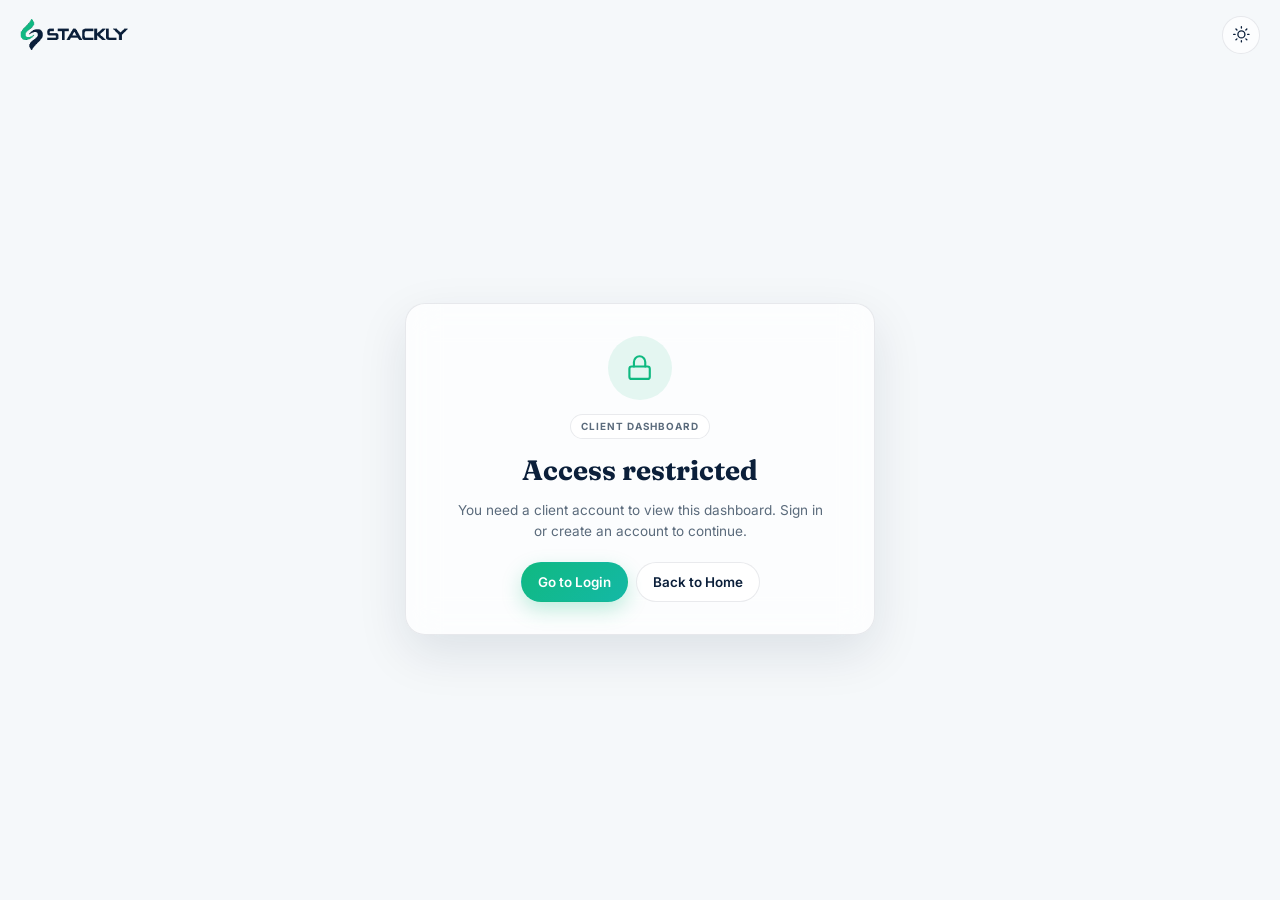
<file: dashboard-client.html>
<!DOCTYPE html>
<html lang="en">
<head>
  <meta charset="UTF-8" />
  <meta name="viewport" content="width=device-width, initial-scale=1.0" />
  <meta name="description" content="Stackly client dashboard — invoices, documents, reports, services, and advisor messaging." />
  <title>Overview — Stackly Client</title>
  <link rel="icon" href="data:image/svg+xml,%3Csvg xmlns='http://www.w3.org/2000/svg' viewBox='0 0 24 24'%3E%3Crect width='24' height='24' rx='6' fill='%2310B981'/%3E%3Cpath d='M7 12l3 3 7-7' stroke='%23fff' stroke-width='2.5' fill='none' stroke-linecap='round' stroke-linejoin='round'/%3E%3C/svg%3E" />

  <!-- Google Fonts -->
  <link rel="preconnect" href="https://fonts.googleapis.com" />
  <link rel="preconnect" href="https://fonts.gstatic.com" crossorigin />
  <link href="https://fonts.googleapis.com/css2?family=Fraunces:opsz,wght@9..144,400;9..144,600;9..144,700&family=Inter:wght@400;500;600;700&display=swap" rel="stylesheet" />

  <link rel="stylesheet" href="css/dashboard.css" />
</head>
<body>

  <a href="#viewContainer" class="skip-link" hidden>Skip to dashboard content</a>

  <!-- ==================== ICON SPRITE ==================== -->
  <svg xmlns="http://www.w3.org/2000/svg" aria-hidden="true" focusable="false" style="position:absolute;width:0;height:0;overflow:hidden">
    <symbol id="icon-grid" viewBox="0 0 24 24"><rect x="3" y="3" width="7" height="7" rx="1.2"/><rect x="14" y="3" width="7" height="7" rx="1.2"/><rect x="3" y="14" width="7" height="7" rx="1.2"/><rect x="14" y="14" width="7" height="7" rx="1.2"/></symbol>
    <symbol id="icon-invoice" viewBox="0 0 24 24"><path d="M14 2H6a2 2 0 0 0-2 2v16a2 2 0 0 0 2 2h12a2 2 0 0 0 2-2V8z"/><polyline points="14 2 14 8 20 8"/><line x1="8" y1="13" x2="16" y2="13"/><line x1="8" y1="17" x2="13" y2="17"/></symbol>
    <symbol id="icon-folder" viewBox="0 0 24 24"><path d="M22 19a2 2 0 0 1-2 2H4a2 2 0 0 1-2-2V5a2 2 0 0 1 2-2h5l2 3h9a2 2 0 0 1 2 2z"/></symbol>
    <symbol id="icon-chart" viewBox="0 0 24 24"><line x1="12" y1="20" x2="12" y2="10"/><line x1="18" y1="20" x2="18" y2="4"/><line x1="6" y1="20" x2="6" y2="16"/></symbol>
    <symbol id="icon-briefcase" viewBox="0 0 24 24"><rect x="2" y="7" width="20" height="14" rx="2"/><path d="M16 21V5a2 2 0 0 0-2-2h-4a2 2 0 0 0-2 2v16"/></symbol>
    <symbol id="icon-message" viewBox="0 0 24 24"><path d="M21 15a2 2 0 0 1-2 2H7l-4 4V5a2 2 0 0 1 2-2h14a2 2 0 0 1 2 2z"/></symbol>
    <symbol id="icon-settings" viewBox="0 0 24 24"><circle cx="12" cy="12" r="3"/><path d="M19.4 15a1.65 1.65 0 0 0 .33 1.82l.06.06a2 2 0 1 1-2.83 2.83l-.06-.06a1.65 1.65 0 0 0-1.82-.33 1.65 1.65 0 0 0-1 1.51V21a2 2 0 1 1-4 0v-.09A1.65 1.65 0 0 0 9 19.4a1.65 1.65 0 0 0-1.82.33l-.06.06a2 2 0 1 1-2.83-2.83l.06-.06a1.65 1.65 0 0 0 .33-1.82 1.65 1.65 0 0 0-1.51-1H3a2 2 0 1 1 0-4h.09A1.65 1.65 0 0 0 4.6 9a1.65 1.65 0 0 0-.33-1.82l-.06-.06a2 2 0 1 1 2.83-2.83l.06.06a1.65 1.65 0 0 0 1.82.33H9a1.65 1.65 0 0 0 1-1.51V3a2 2 0 1 1 4 0v.09a1.65 1.65 0 0 0 1 1.51 1.65 1.65 0 0 0 1.82-.33l.06-.06a2 2 0 1 1 2.83 2.83l-.06.06a1.65 1.65 0 0 0-.33 1.82V9a1.65 1.65 0 0 0 1.51 1H21a2 2 0 1 1 0 4h-.09a1.65 1.65 0 0 0-1.51 1z"/></symbol>
    <symbol id="icon-logout" viewBox="0 0 24 24"><path d="M9 21H5a2 2 0 0 1-2-2V5a2 2 0 0 1 2-2h4"/><polyline points="16 17 21 12 16 7"/><line x1="21" y1="12" x2="9" y2="12"/></symbol>
    <symbol id="icon-menu" viewBox="0 0 24 24"><line x1="3" y1="6" x2="21" y2="6"/><line x1="3" y1="12" x2="21" y2="12"/><line x1="3" y1="18" x2="21" y2="18"/></symbol>
    <symbol id="icon-close" viewBox="0 0 24 24"><line x1="18" y1="6" x2="6" y2="18"/><line x1="6" y1="6" x2="18" y2="18"/></symbol>
    <symbol id="icon-sun" viewBox="0 0 24 24"><circle cx="12" cy="12" r="5"/><path d="M12 1v2M12 21v2M4.22 4.22l1.42 1.42M18.36 18.36l1.42 1.42M1 12h2M21 12h2M4.22 19.78l1.42-1.42M18.36 5.64l1.42-1.42"/></symbol>
    <symbol id="icon-moon" viewBox="0 0 24 24"><path d="M21 12.79A9 9 0 1 1 11.21 3 7 7 0 0 0 21 12.79z"/></symbol>
    <symbol id="icon-bell" viewBox="0 0 24 24"><path d="M18 8A6 6 0 0 0 6 8c0 7-3 9-3 9h18s-3-2-3-9"/><path d="M13.73 21a2 2 0 0 1-3.46 0"/></symbol>
    <symbol id="icon-chevron-down" viewBox="0 0 24 24"><polyline points="6 9 12 15 18 9"/></symbol>
    <symbol id="icon-arrow-right" viewBox="0 0 24 24"><line x1="5" y1="12" x2="19" y2="12"/><polyline points="12 5 19 12 12 19"/></symbol>
    <symbol id="icon-download" viewBox="0 0 24 24"><path d="M21 15v4a2 2 0 0 1-2 2H5a2 2 0 0 1-2-2v-4"/><polyline points="7 10 12 15 17 10"/><line x1="12" y1="15" x2="12" y2="3"/></symbol>
    <symbol id="icon-upload" viewBox="0 0 24 24"><path d="M21 15v4a2 2 0 0 1-2 2H5a2 2 0 0 1-2-2v-4"/><polyline points="17 8 12 3 7 8"/><line x1="12" y1="3" x2="12" y2="15"/></symbol>
    <symbol id="icon-search" viewBox="0 0 24 24"><circle cx="11" cy="11" r="8"/><line x1="21" y1="21" x2="16.65" y2="16.65"/></symbol>
    <symbol id="icon-plus" viewBox="0 0 24 24"><line x1="12" y1="5" x2="12" y2="19"/><line x1="5" y1="12" x2="19" y2="12"/></symbol>
    <symbol id="icon-check" viewBox="0 0 24 24"><polyline points="20 6 9 17 4 12"/></symbol>
    <symbol id="icon-check-circle" viewBox="0 0 24 24"><path d="M22 11.08V12a10 10 0 1 1-5.93-9.14"/><polyline points="22 4 12 14.01 9 11.01"/></symbol>
    <symbol id="icon-alert" viewBox="0 0 24 24"><path d="M10.29 3.86 1.82 18a2 2 0 0 0 1.71 3h16.94a2 2 0 0 0 1.71-3L13.71 3.86a2 2 0 0 0-3.42 0z"/><line x1="12" y1="9" x2="12" y2="13"/><line x1="12" y1="17" x2="12.01" y2="17"/></symbol>
    <symbol id="icon-clock" viewBox="0 0 24 24"><circle cx="12" cy="12" r="10"/><polyline points="12 6 12 12 16 14"/></symbol>
    <symbol id="icon-lock" viewBox="0 0 24 24"><rect x="3" y="11" width="18" height="11" rx="2" ry="2"/><path d="M7 11V7a5 5 0 0 1 10 0v4"/></symbol>
    <symbol id="icon-user" viewBox="0 0 24 24"><path d="M20 21v-2a4 4 0 0 0-4-4H8a4 4 0 0 0-4 4v2"/><circle cx="12" cy="7" r="4"/></symbol>
    <symbol id="icon-mail" viewBox="0 0 24 24"><rect x="2" y="4" width="20" height="16" rx="2"/><path d="m22 6-10 7L2 6"/></symbol>
    <symbol id="icon-phone" viewBox="0 0 24 24"><path d="M22 16.92v3a2 2 0 0 1-2.18 2 19.79 19.79 0 0 1-8.63-3.07 19.5 19.5 0 0 1-6-6 19.79 19.79 0 0 1-3.07-8.67A2 2 0 0 1 4.11 2h3a2 2 0 0 1 2 1.72c.12.9.32 1.78.59 2.63a2 2 0 0 1-.45 2.11L8 9.91a16 16 0 0 0 6 6l1.45-1.25a2 2 0 0 1 2.11-.45c.85.27 1.73.47 2.63.59A2 2 0 0 1 22 16.92z"/></symbol>
    <symbol id="icon-calendar" viewBox="0 0 24 24"><rect x="3" y="4" width="18" height="18" rx="2"/><line x1="16" y1="2" x2="16" y2="6"/><line x1="8" y1="2" x2="8" y2="6"/><line x1="3" y1="10" x2="21" y2="10"/></symbol>
    <symbol id="icon-dollar" viewBox="0 0 24 24"><line x1="12" y1="1" x2="12" y2="23"/><path d="M17 5H9.5a3.5 3.5 0 0 0 0 7h5a3.5 3.5 0 0 1 0 7H6"/></symbol>
    <symbol id="icon-card" viewBox="0 0 24 24"><rect x="2" y="5" width="20" height="14" rx="2"/><line x1="2" y1="10" x2="22" y2="10"/></symbol>
    <symbol id="icon-file" viewBox="0 0 24 24"><path d="M14 2H6a2 2 0 0 0-2 2v16a2 2 0 0 0 2 2h12a2 2 0 0 0 2-2V8z"/><polyline points="14 2 14 8 20 8"/></symbol>
    <symbol id="icon-send" viewBox="0 0 24 24"><line x1="22" y1="2" x2="11" y2="13"/><polygon points="22 2 15 22 11 13 2 9 22 2"/></symbol>
    <symbol id="icon-trend" viewBox="0 0 24 24"><polyline points="23 6 13.5 15.5 8.5 10.5 1 18"/><polyline points="17 6 23 6 23 12"/></symbol>
    <symbol id="icon-spark" viewBox="0 0 24 24"><polygon points="13 2 3 14 12 14 11 22 21 10 12 10 13 2"/></symbol>
    <symbol id="icon-shield" viewBox="0 0 24 24"><path d="M12 22s8-4 8-10V5l-8-3-8 3v7c0 6 8 10 8 10z"/><polyline points="9 12 11 14 15 10"/></symbol>
    <symbol id="icon-home" viewBox="0 0 24 24"><path d="M3 9l9-7 9 7v11a2 2 0 0 1-2 2H5a2 2 0 0 1-2-2z"/><polyline points="9 22 9 12 15 12 15 22"/></symbol>
  </svg>

  <!-- ==================== ACCESS RESTRICTED ==================== -->
  <div id="restricted" class="restricted" hidden>
    <div class="restricted__topbar">
      <a href="index.html" class="brand" aria-label="Stackly home">
        <img class="brand__logo brand__logo--light-surface" src="images/logo/logo-stackly-on-light.webp" alt="Stackly" width="346" height="100" decoding="async" />
        <img class="brand__logo brand__logo--dark-surface" src="images/logo/logo-stackly-on-dark.webp" alt="Stackly" width="346" height="100" decoding="async" />
      </a>
      <button class="icon-btn js-theme-toggle" type="button" aria-label="Toggle dark mode" aria-pressed="false">
        <svg class="icon icon-sun"><use href="#icon-sun"></use></svg>
        <svg class="icon icon-moon"><use href="#icon-moon"></use></svg>
      </button>
    </div>
    <main class="restricted__main">
      <div class="access-card">
        <span class="access-card__icon" aria-hidden="true"><svg class="icon"><use href="#icon-lock"></use></svg></span>
        <span class="eyebrow">Client dashboard</span>
        <h1>Access restricted</h1>
        <p id="restrictedMessage">You need a client account to view this dashboard. Sign in or create an account to continue.</p>
        <div class="access-card__actions">
          <a href="login.html" class="btn btn--primary">Go to Login</a>
          <a href="index.html" class="btn btn--ghost">Back to Home</a>
        </div>
      </div>
    </main>
  </div>

  <!-- ==================== APP SHELL ==================== -->
  <div id="appShell" class="app" hidden>

    <aside id="sidebar" class="sidebar" aria-label="Dashboard navigation">
      <div class="sidebar__head">
        <a href="index.html" class="brand brand--light" aria-label="Stackly home">
          <img class="brand__logo" src="images/logo/logo-stackly-on-dark.webp" alt="Stackly" width="346" height="100" decoding="async" />
        </a>
        <button class="sidebar__close js-sidebar-close" type="button" aria-label="Close menu">
          <svg class="icon"><use href="#icon-close"></use></svg>
        </button>
      </div>

      <div class="sidebar__profile">
        <span class="avatar avatar--lg" data-user-initials>SC</span>
        <span class="sidebar__profile-info">
          <span class="sidebar__name" data-user-name>Client</span>
          <span class="sidebar__email" data-user-email>client@example.com</span>
        </span>
        <span class="sidebar__role" data-user-role>Client</span>
      </div>

      <nav class="sidebar__nav" aria-label="Dashboard sections">
        <a href="#/overview" class="nav-item" data-route="overview">
          <svg class="icon"><use href="#icon-grid"></use></svg>Overview
        </a>
        <a href="#/invoices" class="nav-item" data-route="invoices">
          <svg class="icon"><use href="#icon-invoice"></use></svg>Invoices
        </a>
        <a href="#/documents" class="nav-item" data-route="documents">
          <svg class="icon"><use href="#icon-folder"></use></svg>Documents
        </a>
        <a href="#/reports" class="nav-item" data-route="reports">
          <svg class="icon"><use href="#icon-chart"></use></svg>Reports
        </a>
        <a href="#/services" class="nav-item" data-route="services">
          <svg class="icon"><use href="#icon-briefcase"></use></svg>Services
        </a>
        <a href="#/messages" class="nav-item" data-route="messages">
          <svg class="icon"><use href="#icon-message"></use></svg>Messages
        </a>
        <a href="#/settings" class="nav-item" data-route="settings">
          <svg class="icon"><use href="#icon-settings"></use></svg>Settings
        </a>
        <button class="nav-item nav-item--logout js-logout" type="button">
          <svg class="icon"><use href="#icon-logout"></use></svg>Logout
        </button>
      </nav>

      <a href="contact.html" class="sidebar__support">
        <svg class="icon"><use href="#icon-message"></use></svg>
        Need help? Talk to us
      </a>
    </aside>

    <div id="sidebarBackdrop" class="backdrop" hidden></div>

    <div class="main">
      <header class="topbar">
        <div class="topbar__left">
          <button class="icon-btn js-sidebar-toggle" type="button" aria-label="Open menu" aria-expanded="false" aria-controls="sidebar">
            <svg class="icon"><use href="#icon-menu"></use></svg>
          </button>
          <h2 id="pageTitle" class="topbar__title">Overview</h2>
        </div>

        <div class="topbar__actions">
          <button class="icon-btn js-theme-toggle" type="button" aria-label="Toggle dark mode" aria-pressed="false">
            <svg class="icon icon-sun"><use href="#icon-sun"></use></svg>
            <svg class="icon icon-moon"><use href="#icon-moon"></use></svg>
          </button>

          <div class="dropdown-anchor">
            <button id="bellBtn" class="icon-btn js-dropdown-toggle" type="button" data-dropdown="notifications" aria-label="Notifications" aria-haspopup="true" aria-expanded="false">
              <svg class="icon"><use href="#icon-bell"></use></svg>
              <span id="notificationDot" class="notification-dot" aria-hidden="true"></span>
            </button>
            <div id="notificationsPanel" class="dropdown-panel" hidden aria-label="Notifications">
              <div class="dropdown-head">
                <strong>Notifications</strong>
                <button id="markReadBtn" type="button">Mark all read</button>
              </div>
              <div id="notificationList">
                <div class="notification-item is-unread">
                  <span class="notification-item__icon"><svg class="icon"><use href="#icon-invoice"></use></svg></span>
                  <div><p>Invoice #INV-0047 is due in 3 days.</p><time>2 hours ago</time></div>
                </div>
                <div class="notification-item is-unread">
                  <span class="notification-item__icon"><svg class="icon"><use href="#icon-chart"></use></svg></span>
                  <div><p>Your October financial report is ready.</p><time>Yesterday</time></div>
                </div>
                <div class="notification-item is-unread">
                  <span class="notification-item__icon"><svg class="icon"><use href="#icon-file"></use></svg></span>
                  <div><p>Amara shared “Q3 Tax Summary”.</p><time>2 days ago</time></div>
                </div>
              </div>
            </div>
          </div>

          <div class="dropdown-anchor">
            <button id="avatarBtn" class="avatar avatar--button js-dropdown-toggle" type="button" data-dropdown="profile" aria-label="Account menu" aria-haspopup="true" aria-expanded="false">
              <span data-user-initials>SC</span>
            </button>
            <div id="profilePanel" class="dropdown-panel" hidden aria-label="Account menu">
              <div class="profile-panel__head">
                <span class="avatar" data-user-initials>SC</span>
                <div>
                  <div class="profile-panel__name" data-user-name>Client</div>
                  <div class="profile-panel__email" data-user-email>client@example.com</div>
                </div>
              </div>
              <div class="profile-menu">
                <a href="#/settings" data-close-dropdown><svg class="icon"><use href="#icon-user"></use></svg>Profile</a>
                <a href="#/settings" data-close-dropdown><svg class="icon"><use href="#icon-settings"></use></svg>Settings</a>
                <div class="profile-menu__divider"></div>
                <button type="button" class="js-logout logout-link"><svg class="icon"><use href="#icon-logout"></use></svg>Logout</button>
              </div>
            </div>
          </div>
        </div>
      </header>

      <main id="viewContainer" class="content" tabindex="-1">

        <!-- ==================== OVERVIEW ==================== -->
        <section id="view-overview" class="view" hidden aria-labelledby="overview-title">
          <div class="view-head">
            <div>
              <span class="eyebrow">Client workspace</span>
              <h1 id="overview-title" class="view-title">Welcome back, <span data-user-first-name>Client</span>. <span aria-hidden="true">👋</span></h1>
              <p id="overviewDate" class="view-subtitle">Your financial snapshot is ready.</p>
            </div>
            <div class="view-actions">
              <a href="#/invoices" class="btn btn--ghost btn--sm"><svg class="icon icon--sm"><use href="#icon-invoice"></use></svg>Invoices</a>
              <a href="#/reports" class="btn btn--primary btn--sm"><svg class="icon icon--sm"><use href="#icon-chart"></use></svg>Reports</a>
            </div>
          </div>

          <div class="grid stat-grid">
            <article class="card stat-card">
              <div class="stat-card__top">
                <span class="stat-icon"><svg class="icon"><use href="#icon-invoice"></use></svg></span>
                <span class="trend trend--down"><svg class="icon icon--sm"><use href="#icon-clock"></use></svg>3 open</span>
              </div>
              <div class="stat-card__label">Invoices due</div>
              <div class="stat-card__value" data-counter data-target="3">3</div>
              <div class="stat-card__meta">2 pending · 1 overdue</div>
              <svg class="sparkline sparkline--amber" viewBox="0 0 120 34" preserveAspectRatio="none" aria-hidden="true">
                <path class="sparkline__fill" d="M0,24 L20,20 L40,26 L60,16 L80,22 L100,12 L120,18 L120,34 L0,34 Z"/>
                <path class="sparkline__line" pathLength="1" d="M0,24 L20,20 L40,26 L60,16 L80,22 L100,12 L120,18"/>
              </svg>
            </article>

            <article class="card stat-card">
              <div class="stat-card__top">
                <span class="stat-icon stat-icon--teal"><svg class="icon"><use href="#icon-dollar"></use></svg></span>
                <span class="trend"><svg class="icon icon--sm"><use href="#icon-trend"></use></svg>-8.4%</span>
              </div>
              <div class="stat-card__label">Outstanding balance</div>
              <div class="stat-card__value" data-counter data-target="12480" data-prefix="$">$12,480</div>
              <div class="stat-card__meta">Across 3 open invoices</div>
              <svg class="sparkline sparkline--teal" viewBox="0 0 120 34" preserveAspectRatio="none" aria-hidden="true">
                <path class="sparkline__fill" d="M0,26 L20,22 L40,24 L60,14 L80,18 L100,10 L120,6 L120,34 L0,34 Z"/>
                <path class="sparkline__line" pathLength="1" d="M0,26 L20,22 L40,24 L60,14 L80,18 L100,10 L120,6"/>
              </svg>
            </article>

            <article class="card stat-card">
              <div class="stat-card__top">
                <span class="stat-icon stat-icon--blue"><svg class="icon"><use href="#icon-folder"></use></svg></span>
                <span class="trend"><svg class="icon icon--sm"><use href="#icon-plus"></use></svg>3 new</span>
              </div>
              <div class="stat-card__label">Documents</div>
              <div class="stat-card__value" data-counter data-target="10">10</div>
              <div class="stat-card__meta">3 added this month</div>
              <svg class="sparkline sparkline--blue" viewBox="0 0 120 34" preserveAspectRatio="none" aria-hidden="true">
                <path class="sparkline__fill" d="M0,28 L20,24 L40,20 L60,22 L80,14 L100,16 L120,8 L120,34 L0,34 Z"/>
                <path class="sparkline__line" pathLength="1" d="M0,28 L20,24 L40,20 L60,22 L80,14 L100,16 L120,8"/>
              </svg>
            </article>

            <article class="card stat-card">
              <div class="stat-card__top">
                <span class="stat-icon"><svg class="icon"><use href="#icon-briefcase"></use></svg></span>
                <span class="trend"><svg class="icon icon--sm"><use href="#icon-check"></use></svg>Healthy</span>
              </div>
              <div class="stat-card__label">Services active</div>
              <div class="stat-card__value" data-counter data-target="3">3</div>
              <div class="stat-card__meta">1 pending activation</div>
              <svg class="sparkline" viewBox="0 0 120 34" preserveAspectRatio="none" aria-hidden="true">
                <path class="sparkline__fill" d="M0,22 L20,20 L40,16 L60,18 L80,12 L100,14 L120,8 L120,34 L0,34 Z"/>
                <path class="sparkline__line" pathLength="1" d="M0,22 L20,20 L40,16 L60,18 L80,12 L100,14 L120,8"/>
              </svg>
            </article>
          </div>

          <div class="card quick-actions">
            <div class="card-head">
              <div><h2>Quick actions</h2><p>Jump straight to the task.</p></div>
            </div>
            <div class="quick-actions__grid">
              <a href="#/documents" class="quick-action">
                <svg class="icon"><use href="#icon-upload"></use></svg>
                Upload document
                <span class="quick-action__arrow" aria-hidden="true">→</span>
              </a>
              <a href="#/invoices" class="quick-action">
                <svg class="icon"><use href="#icon-card"></use></svg>
                Pay invoice
                <span class="quick-action__arrow" aria-hidden="true">→</span>
              </a>
              <a href="#/messages" class="quick-action">
                <svg class="icon"><use href="#icon-message"></use></svg>
                Message advisor
                <span class="quick-action__arrow" aria-hidden="true">→</span>
              </a>
            </div>
          </div>

          <div class="overview-charts">
            <article class="card chart-card">
              <div class="chart-head">
                <div><h2>Monthly spending</h2><p>Last 6 months</p></div>
                <span class="badge badge--active">+18.2%</span>
              </div>
              <div class="bar-chart" role="img" aria-label="Monthly spending: January $8.4k, February $9.1k, March $7.8k, April $10.2k, May $9.6k, June $11.4k.">
                <div class="bar-chart__bars">
                  <div class="bar-chart__item"><span class="bar-chart__value">$8.4k</span><div class="bar-chart__bar" style="--bar:70%" title="January: $8.4k"></div><span class="bar-chart__label">Jan</span></div>
                  <div class="bar-chart__item"><span class="bar-chart__value">$9.1k</span><div class="bar-chart__bar" style="--bar:76%" title="February: $9.1k"></div><span class="bar-chart__label">Feb</span></div>
                  <div class="bar-chart__item"><span class="bar-chart__value">$7.8k</span><div class="bar-chart__bar" style="--bar:65%" title="March: $7.8k"></div><span class="bar-chart__label">Mar</span></div>
                  <div class="bar-chart__item"><span class="bar-chart__value">$10.2k</span><div class="bar-chart__bar" style="--bar:85%" title="April: $10.2k"></div><span class="bar-chart__label">Apr</span></div>
                  <div class="bar-chart__item"><span class="bar-chart__value">$9.6k</span><div class="bar-chart__bar" style="--bar:80%" title="May: $9.6k"></div><span class="bar-chart__label">May</span></div>
                  <div class="bar-chart__item"><span class="bar-chart__value">$11.4k</span><div class="bar-chart__bar" style="--bar:95%" title="June: $11.4k"></div><span class="bar-chart__label">Jun</span></div>
                </div>
              </div>
            </article>

            <article class="card chart-card">
              <div class="chart-head">
                <div><h2>Spending by category</h2><p>This month</p></div>
              </div>
              <div class="donut-layout">
                <div class="donut-wrap">
                  <div class="donut donut--spending" role="img" aria-label="Spending by category: Payroll 44%, Tax 25%, Software 18%, Operations 13%."></div>
                  <div class="donut-center"><strong>$12.4k</strong><span>this month</span></div>
                </div>
                <ul class="legend">
                  <li><span class="legend-dot" style="color: var(--chart-1)"></span>Payroll <strong>44%</strong></li>
                  <li><span class="legend-dot" style="color: var(--chart-2)"></span>Tax <strong>25%</strong></li>
                  <li><span class="legend-dot" style="color: var(--chart-3)"></span>Software <strong>18%</strong></li>
                  <li><span class="legend-dot" style="color: var(--chart-4)"></span>Operations <strong>13%</strong></li>
                </ul>
              </div>
            </article>
          </div>

          <article class="card chart-card" style="margin-top: 1rem;">
            <div class="chart-head">
              <div><h2>Cash flow</h2><p>Income vs expenses · last 6 months</p></div>
              <div class="chart-legend">
                <span><span class="legend-dot" style="color: var(--chart-income)"></span>Income</span>
                <span><span class="legend-dot" style="color: var(--chart-expense)"></span>Expenses</span>
              </div>
            </div>
            <div class="chart-summary">
              <div><strong>$48.8k</strong>Income</div>
              <div><strong>$33.1k</strong>Expenses</div>
              <div><strong>$15.7k</strong>Net</div>
            </div>
            <div class="chart-scroll">
              <svg class="line-chart" viewBox="0 0 600 240" role="img" aria-label="Cash flow from January to June. Income rises from $6.2k to $10.4k. Expenses range from $4.8k to $6.4k.">
                <defs>
                  <linearGradient id="incomeFill" x1="0" y1="0" x2="0" y2="1">
                    <stop offset="0%" class="stop-income" stop-opacity="0.26"/>
                    <stop offset="100%" class="stop-income" stop-opacity="0"/>
                  </linearGradient>
                  <linearGradient id="expenseFill" x1="0" y1="0" x2="0" y2="1">
                    <stop offset="0%" class="stop-expense" stop-opacity="0.16"/>
                    <stop offset="100%" class="stop-expense" stop-opacity="0"/>
                  </linearGradient>
                </defs>
                <g class="chart-grid">
                  <line x1="40" y1="20" x2="560" y2="20"/>
                  <line x1="40" y1="76" x2="560" y2="76"/>
                  <line x1="40" y1="133" x2="560" y2="133"/>
                  <line x1="40" y1="190" x2="560" y2="190"/>
                </g>
                <g class="chart-axis">
                  <text x="4" y="24">$12k</text>
                  <text x="4" y="80">$8k</text>
                  <text x="4" y="137">$4k</text>
                  <text x="4" y="194">$0</text>
                </g>
                <path class="chart-area chart-area--income" d="M40,102.2 L140,85.2 L240,90.8 L340,68.2 L440,59.7 L540,42.7 L540,190 L40,190 Z"/>
                <path class="chart-area chart-area--expense" d="M40,122 L140,116.3 L240,110.7 L340,117.7 L440,105 L540,99.3 L540,190 L40,190 Z"/>
                <path class="chart-line chart-line--income" pathLength="1" d="M40,102.2 L140,85.2 L240,90.8 L340,68.2 L440,59.7 L540,42.7"/>
                <path class="chart-line chart-line--expense" pathLength="1" d="M40,122 L140,116.3 L240,110.7 L340,117.7 L440,105 L540,99.3"/>
                <g class="chart-dots">
                  <circle class="income-dot" cx="40" cy="102.2" r="3.5"><title>January income: $6.2k</title></circle>
                  <circle class="income-dot" cx="140" cy="85.2" r="3.5"><title>February income: $7.4k</title></circle>
                  <circle class="income-dot" cx="240" cy="90.8" r="3.5"><title>March income: $7.0k</title></circle>
                  <circle class="income-dot" cx="340" cy="68.2" r="3.5"><title>April income: $8.6k</title></circle>
                  <circle class="income-dot" cx="440" cy="59.7" r="3.5"><title>May income: $9.2k</title></circle>
                  <circle class="income-dot" cx="540" cy="42.7" r="3.5"><title>June income: $10.4k</title></circle>
                  <circle class="expense-dot" cx="40" cy="122" r="3"><title>January expenses: $4.8k</title></circle>
                  <circle class="expense-dot" cx="140" cy="116.3" r="3"><title>February expenses: $5.2k</title></circle>
                  <circle class="expense-dot" cx="240" cy="110.7" r="3"><title>March expenses: $5.6k</title></circle>
                  <circle class="expense-dot" cx="340" cy="117.7" r="3"><title>April expenses: $5.1k</title></circle>
                  <circle class="expense-dot" cx="440" cy="105" r="3"><title>May expenses: $6.0k</title></circle>
                  <circle class="expense-dot" cx="540" cy="99.3" r="3"><title>June expenses: $6.4k</title></circle>
                </g>
                <g class="chart-axis">
                  <text x="40" y="232" text-anchor="middle">Jan</text>
                  <text x="140" y="232" text-anchor="middle">Feb</text>
                  <text x="240" y="232" text-anchor="middle">Mar</text>
                  <text x="340" y="232" text-anchor="middle">Apr</text>
                  <text x="440" y="232" text-anchor="middle">May</text>
                  <text x="540" y="232" text-anchor="middle">Jun</text>
                </g>
              </svg>
            </div>
          </article>

          <div class="overview-bottom">
            <article class="card card-pad">
              <div class="card-head">
                <div><h2>Recent activity</h2><p>Latest updates across your account.</p></div>
                <a href="#/invoices">View all</a>
              </div>
              <ul class="activity-list">
                <li class="activity-item">
                  <span class="activity-item__icon"><svg class="icon"><use href="#icon-check"></use></svg></span>
                  <div class="activity-item__body"><p>Invoice #INV-0048 paid</p><span>2 hours ago · Monthly bookkeeping</span></div>
                  <span class="activity-item__amount">+$850</span>
                </li>
                <li class="activity-item">
                  <span class="activity-item__icon"><svg class="icon"><use href="#icon-chart"></use></svg></span>
                  <div class="activity-item__body"><p>October financial report is ready</p><span>Yesterday · Reports</span></div>
                  <span class="activity-item__amount">View</span>
                </li>
                <li class="activity-item">
                  <span class="activity-item__icon"><svg class="icon"><use href="#icon-file"></use></svg></span>
                  <div class="activity-item__body"><p>Amara shared “Q3 Tax Summary”</p><span>2 days ago · Documents</span></div>
                  <span class="activity-item__amount">Open</span>
                </li>
                <li class="activity-item">
                  <span class="activity-item__icon"><svg class="icon"><use href="#icon-clock"></use></svg></span>
                  <div class="activity-item__body"><p>Payroll run scheduled for Oct 31</p><span>2 days ago · Payroll</span></div>
                  <span class="activity-item__amount">Upcoming</span>
                </li>
                <li class="activity-item">
                  <span class="activity-item__icon"><svg class="icon"><use href="#icon-calendar"></use></svg></span>
                  <div class="activity-item__body"><p>Tax planning session confirmed</p><span>3 days ago · Advisory</span></div>
                  <span class="activity-item__amount">Nov 12</span>
                </li>
              </ul>
            </article>

            <article class="card advisor-card">
              <span class="eyebrow">Your advisor</span>
              <div class="advisor-card__top">
                <span class="avatar avatar--lg avatar--teal">AO</span>
                <div><h3>Amara Okafor</h3><p>Head of Tax, CPA</p></div>
              </div>
              <p class="advisor-card__note">“I've reviewed your Q3 numbers. Everything reconciles cleanly — I've left a note in Messages.”</p>
              <a href="#/messages" class="btn btn--primary btn--sm btn--block"><svg class="icon icon--sm"><use href="#icon-message"></use></svg>Message Amara</a>
            </article>
          </div>
        </section>

        <!-- ==================== INVOICES ==================== -->
        <section id="view-invoices" class="view" hidden aria-labelledby="invoices-title">
          <div class="view-head">
            <div>
              <span class="eyebrow">Billing</span>
              <h1 id="invoices-title" class="view-title">Invoices</h1>
              <p class="view-subtitle">Track payments, download receipts, and stay ahead of due dates.</p>
            </div>
            <div class="view-actions">
              <button class="btn btn--ghost btn--sm" type="button" data-toast="Statement download started.">
                <svg class="icon icon--sm"><use href="#icon-download"></use></svg>Download statement
              </button>
            </div>
          </div>

          <div class="invoice-charts">
            <article class="card chart-card">
              <div class="chart-head">
                <div><h2>Payments by month</h2><p>Last 6 months</p></div>
                <span class="badge badge--paid">On track</span>
              </div>
              <div class="bar-chart bar-chart--sm" role="img" aria-label="Payments by month: January $1.2k, February $1.8k, March $1.5k, April $2.1k, May $1.9k, June $2.4k.">
                <div class="bar-chart__bars">
                  <div class="bar-chart__item"><span class="bar-chart__value">$1.2k</span><div class="bar-chart__bar" style="--bar:50%" title="January: $1.2k"></div><span class="bar-chart__label">Jan</span></div>
                  <div class="bar-chart__item"><span class="bar-chart__value">$1.8k</span><div class="bar-chart__bar" style="--bar:75%" title="February: $1.8k"></div><span class="bar-chart__label">Feb</span></div>
                  <div class="bar-chart__item"><span class="bar-chart__value">$1.5k</span><div class="bar-chart__bar" style="--bar:62%" title="March: $1.5k"></div><span class="bar-chart__label">Mar</span></div>
                  <div class="bar-chart__item"><span class="bar-chart__value">$2.1k</span><div class="bar-chart__bar" style="--bar:87%" title="April: $2.1k"></div><span class="bar-chart__label">Apr</span></div>
                  <div class="bar-chart__item"><span class="bar-chart__value">$1.9k</span><div class="bar-chart__bar" style="--bar:79%" title="May: $1.9k"></div><span class="bar-chart__label">May</span></div>
                  <div class="bar-chart__item"><span class="bar-chart__value">$2.4k</span><div class="bar-chart__bar" style="--bar:100%" title="June: $2.4k"></div><span class="bar-chart__label">Jun</span></div>
                </div>
              </div>
            </article>

            <article class="card chart-card">
              <div class="chart-head">
                <div><h2>Paid vs pending</h2><p>Invoice status overview</p></div>
              </div>
              <div class="donut-layout">
                <div class="donut-wrap">
                  <div class="donut donut--paid" role="img" aria-label="Invoice status: 63% paid, 25% pending, 12% overdue."></div>
                  <div class="donut-center"><strong>63%</strong><span>paid</span></div>
                </div>
                <ul class="legend">
                  <li><span class="legend-dot" style="color: var(--paid)"></span>Paid <strong>63%</strong></li>
                  <li><span class="legend-dot" style="color: var(--pending)"></span>Pending <strong>25%</strong></li>
                  <li><span class="legend-dot" style="color: var(--overdue)"></span>Overdue <strong>12%</strong></li>
                </ul>
              </div>
            </article>
          </div>

          <div class="card table-card">
            <div class="table-toolbar">
              <div class="filter-tabs" role="group" aria-label="Filter invoices">
                <button class="filter-tab js-invoice-filter is-active" type="button" data-filter="all" aria-pressed="true">All</button>
                <button class="filter-tab js-invoice-filter" type="button" data-filter="paid" aria-pressed="false">Paid</button>
                <button class="filter-tab js-invoice-filter" type="button" data-filter="pending" aria-pressed="false">Pending</button>
                <button class="filter-tab js-invoice-filter" type="button" data-filter="overdue" aria-pressed="false">Overdue</button>
              </div>
              <span id="invoiceCount" class="table-count" aria-live="polite">Loading invoices…</span>
            </div>
            <div class="table-wrap">
              <table class="data-table">
                <caption class="sr-only">Your invoices</caption>
                <thead>
                  <tr>
                    <th scope="col">Invoice #</th>
                    <th scope="col">Date</th>
                    <th scope="col">Description</th>
                    <th scope="col">Amount</th>
                    <th scope="col">Status</th>
                    <th scope="col">Action</th>
                  </tr>
                </thead>
                <tbody id="invoiceRows"></tbody>
              </table>
            </div>
          </div>
        </section>

        <!-- ==================== DOCUMENTS ==================== -->
        <section id="view-documents" class="view" hidden aria-labelledby="documents-title">
          <div class="view-head">
            <div>
              <span class="eyebrow">Files</span>
              <h1 id="documents-title" class="view-title">Documents</h1>
              <p class="view-subtitle">Everything your team has shared, in one secure place.</p>
            </div>
            <div class="view-actions">
              <button id="uploadBtn" class="btn btn--primary btn--sm" type="button"><svg class="icon icon--sm"><use href="#icon-upload"></use></svg>Upload document</button>
            </div>
          </div>

          <div class="doc-toolbar">
            <div class="search">
              <svg class="icon"><use href="#icon-search"></use></svg>
              <label class="sr-only" for="documentSearch">Search documents</label>
              <input id="documentSearch" type="search" placeholder="Search documents..." autocomplete="off" />
            </div>
            <span id="documentCount" class="table-count" aria-live="polite">Loading documents…</span>
            <input id="fileInput" type="file" accept=".pdf,.doc,.docx,.xls,.xlsx,.csv" hidden />
          </div>

          <div class="doc-layout">
            <div>
              <div id="documentGrid" class="doc-grid"></div>
              <div id="docEmpty" class="empty-state" hidden>No documents match your search.</div>
            </div>

            <aside class="doc-side">
              <div class="card doc-storage">
                <div class="card-head"><div><h2>Storage by file type</h2><p>2.4 GB of 10 GB used</p></div></div>
                <div class="storage-list" style="margin-top: 0.9rem;">
                  <div class="storage-row"><div class="storage-row__head"><span>PDF documents</span><strong>42%</strong></div><div class="storage-track"><div class="storage-fill" style="--value:42%; --fill:#EF4444;"></div></div></div>
                  <div class="storage-row"><div class="storage-row__head"><span>Spreadsheets</span><strong>31%</strong></div><div class="storage-track"><div class="storage-fill" style="--value:31%; --fill:#10B981;"></div></div></div>
                  <div class="storage-row"><div class="storage-row__head"><span>Images</span><strong>14%</strong></div><div class="storage-track"><div class="storage-fill" style="--value:14%; --fill:#3B82F6;"></div></div></div>
                  <div class="storage-row"><div class="storage-row__head"><span>Other</span><strong>13%</strong></div><div class="storage-track"><div class="storage-fill" style="--value:13%; --fill:#F59E0B;"></div></div></div>
                </div>
              </div>

              <div class="card doc-upload-activity">
                <div class="card-head"><div><h2>Upload activity</h2><p>Files added this month</p></div></div>
                <svg class="sparkline sparkline--blue" viewBox="0 0 120 34" preserveAspectRatio="none" aria-hidden="true">
                  <path class="sparkline__fill" d="M0,26 L20,22 L40,18 L60,20 L80,12 L100,16 L120,8 L120,34 L0,34 Z"/>
                  <path class="sparkline__line" pathLength="1" d="M0,26 L20,22 L40,18 L60,20 L80,12 L100,16 L120,8"/>
                </svg>
              </div>
            </aside>
          </div>
        </section>

        <!-- ==================== REPORTS ==================== -->
        <section id="view-reports" class="view" hidden aria-labelledby="reports-title">
          <div class="view-head">
            <div>
              <span class="eyebrow">Financial reporting</span>
              <h1 id="reports-title" class="view-title">Reports</h1>
              <p class="view-subtitle">Your financial statements, summaries, and exports in one place.</p>
            </div>
            <div class="view-actions">
              <button id="generateReportBtn" class="btn btn--primary btn--sm js-generate-report" type="button"><svg class="icon icon--sm"><use href="#icon-plus"></use></svg>Generate new report</button>
            </div>
          </div>

          <article class="card reports-feature">
            <div class="card-head">
              <div><h2>Profit &amp; Loss</h2><p>Generated Oct 1, 2026 · January–September</p></div>
              <span class="badge badge--ready">Ready</span>
            </div>
            <div class="chart-summary">
              <div><strong>$98.4k</strong>Revenue</div>
              <div><strong>$71.2k</strong>Expenses</div>
              <div><strong>$27.2k</strong>Net profit</div>
            </div>
            <div class="chart-scroll">
              <svg class="line-chart" viewBox="0 0 600 220" role="img" aria-label="Revenue versus expenses over the last six months. Revenue grows from $12.4k to $16.8k; expenses rise from $9.1k to $11.2k.">
                <defs>
                  <linearGradient id="incomeFill2" x1="0" y1="0" x2="0" y2="1">
                    <stop offset="0%" class="stop-income" stop-opacity="0.24"/>
                    <stop offset="100%" class="stop-income" stop-opacity="0"/>
                  </linearGradient>
                  <linearGradient id="expenseFill2" x1="0" y1="0" x2="0" y2="1">
                    <stop offset="0%" class="stop-expense" stop-opacity="0.14"/>
                    <stop offset="100%" class="stop-expense" stop-opacity="0"/>
                  </linearGradient>
                </defs>
                <g class="chart-grid">
                  <line x1="40" y1="20" x2="560" y2="20"/>
                  <line x1="40" y1="73" x2="560" y2="73"/>
                  <line x1="40" y1="127" x2="560" y2="127"/>
                  <line x1="40" y1="180" x2="560" y2="180"/>
                </g>
                <g class="chart-axis">
                  <text x="4" y="24">$18k</text>
                  <text x="4" y="77">$12k</text>
                  <text x="4" y="131">$6k</text>
                  <text x="4" y="184">$0</text>
                </g>
                <path class="chart-area chart-area--income" style="fill:url(#incomeFill2)" d="M40,69.8 L140,63.6 L240,66.2 L340,50.2 L440,44.9 L540,30.7 L540,180 L40,180 Z"/>
                <path class="chart-area chart-area--expense" style="fill:url(#expenseFill2)" d="M40,99.1 L140,92.9 L240,95.6 L340,89.3 L440,84 L540,80.4 L540,180 L40,180 Z"/>
                <path class="chart-line chart-line--income" pathLength="1" d="M40,69.8 L140,63.6 L240,66.2 L340,50.2 L440,44.9 L540,30.7"/>
                <path class="chart-line chart-line--expense" pathLength="1" d="M40,99.1 L140,92.9 L240,95.6 L340,89.3 L440,84 L540,80.4"/>
                <g class="chart-dots">
                  <circle class="income-dot" cx="40" cy="69.8" r="3.5"><title>Jan revenue: $12.4k</title></circle>
                  <circle class="income-dot" cx="140" cy="63.6" r="3.5"><title>Feb revenue: $13.1k</title></circle>
                  <circle class="income-dot" cx="240" cy="66.2" r="3.5"><title>Mar revenue: $12.8k</title></circle>
                  <circle class="income-dot" cx="340" cy="50.2" r="3.5"><title>Apr revenue: $14.6k</title></circle>
                  <circle class="income-dot" cx="440" cy="44.9" r="3.5"><title>May revenue: $15.2k</title></circle>
                  <circle class="income-dot" cx="540" cy="30.7" r="3.5"><title>Jun revenue: $16.8k</title></circle>
                  <circle class="expense-dot" cx="40" cy="99.1" r="3"><title>Jan expenses: $9.1k</title></circle>
                  <circle class="expense-dot" cx="140" cy="92.9" r="3"><title>Feb expenses: $9.8k</title></circle>
                  <circle class="expense-dot" cx="240" cy="95.6" r="3"><title>Mar expenses: $9.5k</title></circle>
                  <circle class="expense-dot" cx="340" cy="89.3" r="3"><title>Apr expenses: $10.2k</title></circle>
                  <circle class="expense-dot" cx="440" cy="84" r="3"><title>May expenses: $10.8k</title></circle>
                  <circle class="expense-dot" cx="540" cy="80.4" r="3"><title>Jun expenses: $11.2k</title></circle>
                </g>
                <g class="chart-axis">
                  <text x="40" y="212" text-anchor="middle">Jan</text>
                  <text x="140" y="212" text-anchor="middle">Feb</text>
                  <text x="240" y="212" text-anchor="middle">Mar</text>
                  <text x="340" y="212" text-anchor="middle">Apr</text>
                  <text x="440" y="212" text-anchor="middle">May</text>
                  <text x="540" y="212" text-anchor="middle">Jun</text>
                </g>
              </svg>
            </div>
            <div class="report-meta"><span>Prepared by Stackly</span><span>PDF · 2.1 MB</span></div>
            <div class="report-card__actions" style="margin-top: 0.75rem;">
              <button class="btn btn--ghost btn--sm js-report-action" type="button" data-action="view" data-report="Profit &amp; Loss"><svg class="icon icon--sm"><use href="#icon-file"></use></svg>View</button>
              <button class="btn btn--outline btn--sm js-report-action" type="button" data-action="export" data-report="Profit &amp; Loss"><svg class="icon icon--sm"><use href="#icon-download"></use></svg>Export</button>
            </div>
          </article>

          <div id="reportsGrid" class="reports-grid">
            <article class="card report-card">
              <div class="report-card__top">
                <span class="report-card__icon"><svg class="icon"><use href="#icon-file"></use></svg></span>
                <div><h3>Balance Sheet</h3><p>Generated Sep 30, 2026</p></div>
                <span class="badge badge--ready">Ready</span>
              </div>
              <svg class="sparkline sparkline--teal" viewBox="0 0 120 34" preserveAspectRatio="none" aria-hidden="true">
                <path class="sparkline__fill" d="M0,26 L20,22 L40,24 L60,16 L80,18 L100,10 L120,8 L120,34 L0,34 Z"/>
                <path class="sparkline__line" pathLength="1" d="M0,26 L20,22 L40,24 L60,16 L80,18 L100,10 L120,8"/>
              </svg>
              <div class="report-card__actions">
                <button class="btn btn--ghost btn--sm js-report-action" type="button" data-action="view" data-report="Balance Sheet">View</button>
                <button class="btn btn--outline btn--sm js-report-action" type="button" data-action="export" data-report="Balance Sheet">Export</button>
              </div>
            </article>

            <article class="card report-card">
              <div class="report-card__top">
                <span class="report-card__icon"><svg class="icon"><use href="#icon-trend"></use></svg></span>
                <div><h3>Cash Flow</h3><p>Generated Sep 30, 2026</p></div>
                <span class="badge badge--ready">Ready</span>
              </div>
              <svg class="sparkline sparkline--blue" viewBox="0 0 120 34" preserveAspectRatio="none" aria-hidden="true">
                <path class="sparkline__fill" d="M0,28 L20,24 L40,20 L60,22 L80,14 L100,16 L120,8 L120,34 L0,34 Z"/>
                <path class="sparkline__line" pathLength="1" d="M0,28 L20,24 L40,20 L60,22 L80,14 L100,16 L120,8"/>
              </svg>
              <div class="report-card__actions">
                <button class="btn btn--ghost btn--sm js-report-action" type="button" data-action="view" data-report="Cash Flow">View</button>
                <button class="btn btn--outline btn--sm js-report-action" type="button" data-action="export" data-report="Cash Flow">Export</button>
              </div>
            </article>

            <article class="card report-card">
              <div class="report-card__top">
                <span class="report-card__icon"><svg class="icon"><use href="#icon-shield"></use></svg></span>
                <div><h3>Tax Summary</h3><p>Generated Sep 15, 2026</p></div>
                <span class="badge badge--ready">Ready</span>
              </div>
              <svg class="sparkline sparkline--amber" viewBox="0 0 120 34" preserveAspectRatio="none" aria-hidden="true">
                <path class="sparkline__fill" d="M0,24 L20,20 L40,26 L60,16 L80,22 L100,12 L120,18 L120,34 L0,34 Z"/>
                <path class="sparkline__line" pathLength="1" d="M0,24 L20,20 L40,26 L60,16 L80,22 L100,12 L120,18"/>
              </svg>
              <div class="report-card__actions">
                <button class="btn btn--ghost btn--sm js-report-action" type="button" data-action="view" data-report="Tax Summary">View</button>
                <button class="btn btn--outline btn--sm js-report-action" type="button" data-action="export" data-report="Tax Summary">Export</button>
              </div>
            </article>
          </div>
        </section>

        <!-- ==================== SERVICES ==================== -->
        <section id="view-services" class="view" hidden aria-labelledby="services-title">
          <div class="view-head">
            <div>
              <span class="eyebrow">Your plan</span>
              <h1 id="services-title" class="view-title">Services</h1>
              <p class="view-subtitle">The finance work we're handling for you, and how it's going.</p>
            </div>
            <div class="view-actions"><a href="services.html" class="btn btn--ghost btn--sm">Browse all services</a></div>
          </div>

          <div class="card service-summary">
            <span class="summary-chip"><svg class="icon icon--sm"><use href="#icon-check-circle"></use></svg><span><strong>3</strong> Active</span></span>
            <span class="summary-chip"><svg class="icon icon--sm"><use href="#icon-clock"></use></svg><span><strong>1</strong> Pending</span></span>
            <span class="summary-chip"><svg class="icon icon--sm"><use href="#icon-calendar"></use></svg><span>Next renewal <strong>Nov 1</strong></span></span>
            <span class="summary-spark">
              <svg class="sparkline sparkline--teal" viewBox="0 0 120 30" preserveAspectRatio="none" aria-hidden="true">
                <path class="sparkline__fill" d="M0,24 L20,20 L40,22 L60,14 L80,16 L100,10 L120,6 L120,30 L0,30 Z"/>
                <path class="sparkline__line" pathLength="1" d="M0,24 L20,20 L40,22 L60,14 L80,16 L100,10 L120,6"/>
              </svg>
              <span class="sr-only">Engagement trend is improving.</span>
            </span>
          </div>

          <div class="services-grid">
            <article class="card service-card">
              <div class="service-card__top">
                <span class="service-icon"><svg class="icon"><use href="#icon-file"></use></svg></span>
                <div><h2 class="service-card__title">Bookkeeping</h2><span class="badge badge--active">Active</span></div>
              </div>
              <p class="service-card__desc">Monthly reconciliation, transaction categorization, and clean monthly reporting.</p>
              <div class="service-card__bottom">
                <div class="ring" role="img" aria-label="Bookkeeping engagement 82%">
                  <svg viewBox="0 0 42 42" aria-hidden="true"><circle class="ring__track" cx="21" cy="21" r="15.915"/><circle class="ring__value" cx="21" cy="21" r="15.915" style="--dash:82; --gap:18"/></svg>
                  <span class="ring__label">82%</span>
                </div>
                <div class="service-card__info"><strong>Engagement</strong>Renews Nov 1, 2026</div>
              </div>
              <div class="service-card__actions">
                <button class="btn btn--ghost btn--sm js-service-action" type="button" data-action="manage" data-service="Bookkeeping">Manage</button>
                <button class="btn btn--danger btn--sm js-service-action" type="button" data-action="cancel" data-service="Bookkeeping">Cancel</button>
              </div>
            </article>

            <article class="card service-card">
              <div class="service-card__top">
                <span class="service-icon"><svg class="icon"><use href="#icon-shield"></use></svg></span>
                <div><h2 class="service-card__title">Tax Preparation</h2><span class="badge badge--active">Active</span></div>
              </div>
              <p class="service-card__desc">Year-round planning, quarterly estimates, and annual filing handled by our tax team.</p>
              <div class="service-card__bottom">
                <div class="ring" role="img" aria-label="Tax Preparation engagement 45%">
                  <svg viewBox="0 0 42 42" aria-hidden="true"><circle class="ring__track" cx="21" cy="21" r="15.915"/><circle class="ring__value" cx="21" cy="21" r="15.915" style="--dash:45; --gap:55"/></svg>
                  <span class="ring__label">45%</span>
                </div>
                <div class="service-card__info"><strong>Engagement</strong>Renews Jan 15, 2027</div>
              </div>
              <div class="service-card__actions">
                <button class="btn btn--ghost btn--sm js-service-action" type="button" data-action="manage" data-service="Tax Preparation">Manage</button>
                <button class="btn btn--danger btn--sm js-service-action" type="button" data-action="cancel" data-service="Tax Preparation">Cancel</button>
              </div>
            </article>

            <article class="card service-card">
              <div class="service-card__top">
                <span class="service-icon"><svg class="icon"><use href="#icon-card"></use></svg></span>
                <div><h2 class="service-card__title">Payroll</h2><span class="badge badge--active">Active</span></div>
              </div>
              <p class="service-card__desc">On-time payroll runs, tax withholdings, and compliance for your growing team.</p>
              <div class="service-card__bottom">
                <div class="ring" role="img" aria-label="Payroll engagement 64%">
                  <svg viewBox="0 0 42 42" aria-hidden="true"><circle class="ring__track" cx="21" cy="21" r="15.915"/><circle class="ring__value" cx="21" cy="21" r="15.915" style="--dash:64; --gap:36"/></svg>
                  <span class="ring__label">64%</span>
                </div>
                <div class="service-card__info"><strong>Engagement</strong>Renews Nov 1, 2026</div>
              </div>
              <div class="service-card__actions">
                <button class="btn btn--ghost btn--sm js-service-action" type="button" data-action="manage" data-service="Payroll">Manage</button>
                <button class="btn btn--danger btn--sm js-service-action" type="button" data-action="cancel" data-service="Payroll">Cancel</button>
              </div>
            </article>

            <article class="card service-card">
              <div class="service-card__top">
                <span class="service-icon"><svg class="icon"><use href="#icon-user"></use></svg></span>
                <div><h2 class="service-card__title">CFO Advisory</h2><span class="badge badge--pending">Pending</span></div>
              </div>
              <p class="service-card__desc">Senior finance support for fundraising, board reporting, and strategic planning.</p>
              <div class="service-card__bottom">
                <div class="ring ring--empty" role="img" aria-label="CFO Advisory engagement 0%">
                  <svg viewBox="0 0 42 42" aria-hidden="true"><circle class="ring__track" cx="21" cy="21" r="15.915"/><circle class="ring__value" cx="21" cy="21" r="15.915" style="--dash:0; --gap:100"/></svg>
                  <span class="ring__label">—</span>
                </div>
                <div class="service-card__info"><strong>Starts soon</strong>Nov 15, 2026</div>
              </div>
              <div class="service-card__actions">
                <button class="btn btn--ghost btn--sm js-service-action" type="button" data-action="manage" data-service="CFO Advisory">Manage</button>
                <button class="btn btn--outline btn--sm" type="button" data-toast="Scope preview is a demo.">View scope</button>
              </div>
            </article>
          </div>
        </section>

        <!-- ==================== MESSAGES ==================== -->
        <section id="view-messages" class="view" hidden aria-labelledby="messages-title">
          <div class="view-head">
            <div>
              <span class="eyebrow">Advisor chat</span>
              <h1 id="messages-title" class="view-title">Messages</h1>
              <p class="view-subtitle">Talk directly with the people handling your finances.</p>
            </div>
          </div>

          <div class="card chat-shell">
            <aside class="chat-side" aria-label="Conversations">
              <div class="chat-side__head"><h2>Conversations</h2></div>
              <div id="conversationList" class="conversation-list"></div>
              <div class="response-card">
                <div class="response-card__head"><span>Avg. response time</span><strong>1.2h</strong></div>
                <svg class="sparkline sparkline--teal" viewBox="0 0 120 30" preserveAspectRatio="none" aria-hidden="true">
                  <path class="sparkline__fill" d="M0,24 L20,20 L40,22 L60,14 L80,16 L100,10 L120,6 L120,30 L0,30 Z"/>
                  <path class="sparkline__line" pathLength="1" d="M0,24 L20,20 L40,22 L60,14 L80,16 L100,10 L120,6"/>
                </svg>
              </div>
            </aside>

            <section class="chat-main" aria-label="Message thread">
              <div class="chat-head">
                <span id="chatAvatar" class="avatar avatar--lg avatar--teal">AO</span>
                <div class="chat-head__body">
                  <div id="chatName" class="chat-head__name">Amara Okafor</div>
                  <div id="chatRole" class="chat-head__status"><span class="online-dot"></span>Head of Tax, CPA · Online</div>
                </div>
              </div>
              <div id="chatThread" class="chat-thread" aria-live="polite" aria-relevant="additions"></div>
              <form id="chatForm" class="chat-form">
                <label class="sr-only" for="chatInput">Message your advisor</label>
                <input id="chatInput" type="text" placeholder="Write a message..." autocomplete="off" />
                <button class="chat-send" type="submit" aria-label="Send message"><svg class="icon"><use href="#icon-send"></use></svg></button>
              </form>
            </section>
          </div>
        </section>

        <!-- ==================== SETTINGS ==================== -->
        <section id="view-settings" class="view" hidden aria-labelledby="settings-title">
          <div class="view-head">
            <div>
              <span class="eyebrow">Account</span>
              <h1 id="settings-title" class="view-title">Settings</h1>
              <p class="view-subtitle">Manage your profile, notifications, and security.</p>
            </div>
          </div>

          <div class="settings-grid">
            <article class="card settings-card">
              <h2>Profile</h2>
              <p>Update how your name and email appear across Stackly.</p>
              <div class="profile-preview">
                <span class="avatar avatar--lg" data-user-initials>SC</span>
                <div>
                  <div class="profile-preview__name" data-user-name>Client</div>
                  <div class="profile-preview__email" data-user-email>client@example.com</div>
                  <span class="badge badge--active" data-user-role>Client</span>
                </div>
              </div>
              <div class="profile-completeness">
                <div class="profile-completeness__head"><span>Profile completeness</span><span>80%</span></div>
                <div class="progress-track"><div class="progress-fill" style="--value:80%"></div></div>
              </div>
              <form id="profileForm" novalidate>
                <div class="form-grid">
                  <div class="field">
                    <label for="profileName">Full name</label>
                    <input id="profileName" name="name" type="text" autocomplete="name" required />
                    <span class="field__error" id="profileNameError" role="alert"></span>
                  </div>
                  <div class="field">
                    <label for="profileEmail">Email</label>
                    <input id="profileEmail" name="email" type="email" autocomplete="email" required />
                    <span class="field__error" id="profileEmailError" role="alert"></span>
                  </div>
                </div>
                <button class="btn btn--primary settings-submit" type="submit">Save changes</button>
              </form>
            </article>

            <article class="card settings-card">
              <h2>Notifications</h2>
              <p>Choose what lands in your inbox.</p>
              <div class="toggle-row">
                <div class="toggle-row__text"><strong>Email notifications</strong><span>Account updates and advisor replies.</span></div>
                <label class="switch">
                  <input id="prefEmail" type="checkbox" />
                  <span class="switch__track"></span>
                  <span class="sr-only">Email notifications</span>
                </label>
              </div>
              <div class="toggle-row">
                <div class="toggle-row__text"><strong>Invoice reminders</strong><span>Heads-up before an invoice is due.</span></div>
                <label class="switch">
                  <input id="prefInvoice" type="checkbox" />
                  <span class="switch__track"></span>
                  <span class="sr-only">Invoice reminders</span>
                </label>
              </div>
              <div class="toggle-row">
                <div class="toggle-row__text"><strong>Monthly report digest</strong><span>A monthly summary of your finances.</span></div>
                <label class="switch">
                  <input id="prefDigest" type="checkbox" />
                  <span class="switch__track"></span>
                  <span class="sr-only">Monthly report digest</span>
                </label>
              </div>
            </article>

            <article class="card settings-card security-card">
              <h2>Change password</h2>
              <p>Keep your account secure with a strong password.</p>
              <form id="passwordForm" class="security-form" novalidate>
                <div class="form-grid">
                  <div class="field field--full">
                    <label for="currentPassword">Current password</label>
                    <input id="currentPassword" name="current-password" type="password" autocomplete="current-password" required />
                    <span class="field__error" id="currentPasswordError" role="alert"></span>
                  </div>
                  <div class="field">
                    <label for="newPassword">New password</label>
                    <input id="newPassword" name="new-password" type="password" autocomplete="new-password" required />
                    <span class="field__hint">At least 8 characters.</span>
                    <span class="field__error" id="newPasswordError" role="alert"></span>
                  </div>
                  <div class="field">
                    <label for="confirmPassword">Confirm password</label>
                    <input id="confirmPassword" name="confirm-password" type="password" autocomplete="new-password" required />
                    <span class="field__error" id="confirmPasswordError" role="alert"></span>
                  </div>
                </div>
                <button class="btn btn--primary settings-submit" type="submit">Update password</button>
              </form>
            </article>
          </div>
        </section>

        <!-- ==================== 404 ==================== -->
        <section id="view-404" class="view" hidden aria-labelledby="notfound-title">
          <div class="empty-view card">
            <span class="empty-view__icon"><svg class="icon"><use href="#icon-alert"></use></svg></span>
            <span class="eyebrow">404</span>
            <h1 id="notfound-title">We couldn't find that page.</h1>
            <p>The section you're looking for doesn't exist in your dashboard. Try the overview.</p>
            <a href="#/overview" class="btn btn--primary">Back to Overview</a>
          </div>
        </section>
      </main>
    </div>
  </div>

  <div id="toastContainer" class="toast-container" aria-live="polite" aria-atomic="false"></div>

  <script src="js/dashboard.js"></script>

  <script src="js/redirect-404.js"></script>
</body>
</html>
</file>
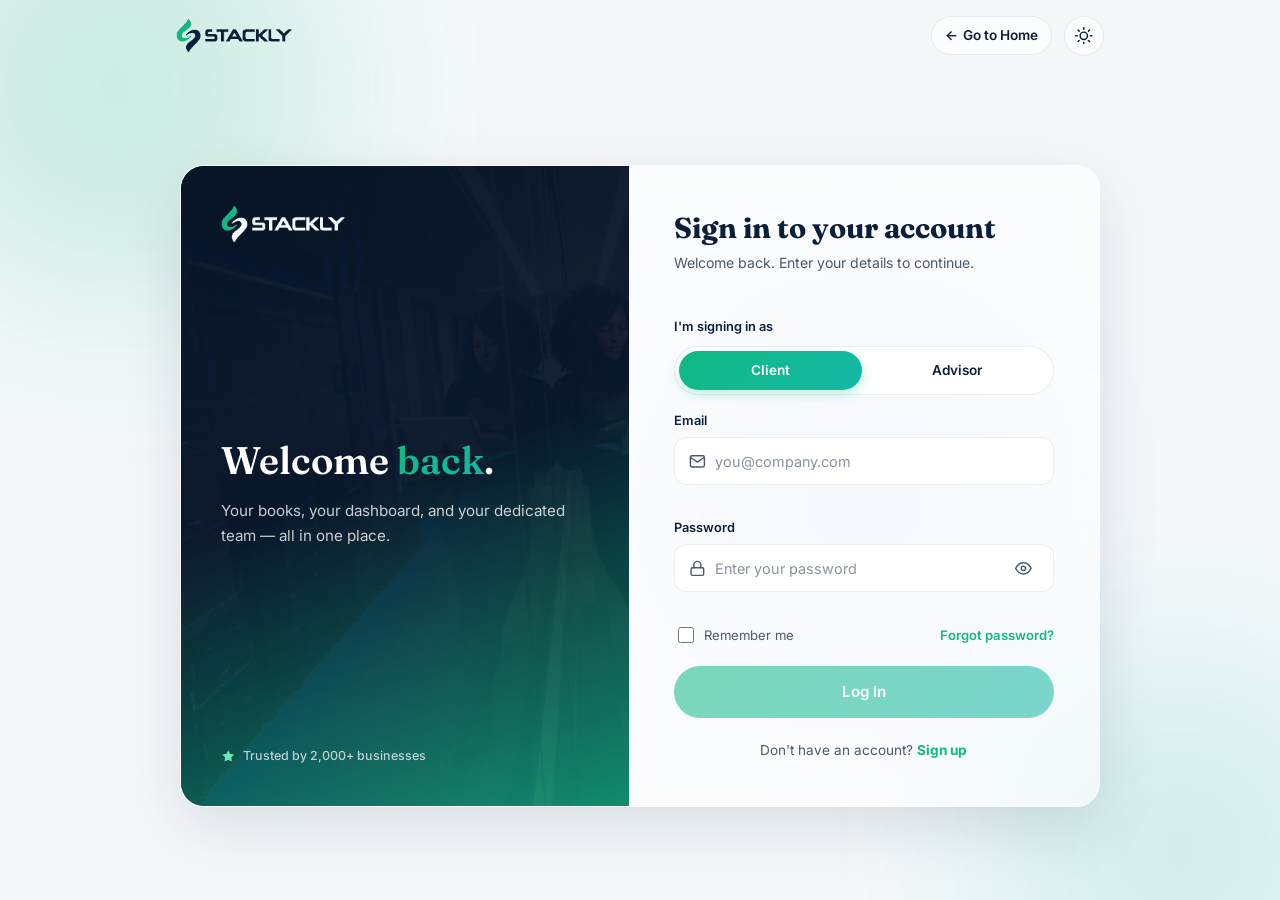
<file: login.html>
<!DOCTYPE html>
<html lang="en">
<head>
  <meta charset="UTF-8" />
  <meta name="viewport" content="width=device-width, initial-scale=1.0" />
  <meta name="description" content="Log in to your Stackly Finance & Accounting account." />
  <title>Log In — Stackly Finance &amp; Accounting Service</title>
  <link rel="icon" href="data:image/svg+xml,%3Csvg xmlns='http://www.w3.org/2000/svg' viewBox='0 0 24 24'%3E%3Crect width='24' height='24' rx='6' fill='%2310B981'/%3E%3Cpath d='M7 12l3 3 7-7' stroke='%23fff' stroke-width='2.5' fill='none' stroke-linecap='round' stroke-linejoin='round'/%3E%3C/svg%3E" />

  <!-- Google Fonts -->
  <link rel="preconnect" href="https://fonts.googleapis.com" />
  <link rel="preconnect" href="https://fonts.gstatic.com" crossorigin />
  <link href="https://fonts.googleapis.com/css2?family=Fraunces:opsz,wght@9..144,400;9..144,600;9..144,700&family=Inter:wght@400;500;600;700&display=swap" rel="stylesheet" />

  <link rel="stylesheet" href="css/style.css" />
  <link rel="stylesheet" href="css/auth.css" />
</head>
<body class="auth-page">

  <!-- ==================== MINIMAL TOP BAR ==================== -->
  <header class="header auth-topbar js-header">
    <div class="container">
      <a href="index.html" class="logo" aria-label="Stackly home">
        <img class="logo__img logo__img--light" src="images/logo/logo-stackly-on-light.webp" alt="Stackly" width="346" height="100" decoding="async" />
        <img class="logo__img logo__img--dark" src="images/logo/logo-stackly-on-dark.webp" alt="Stackly" width="346" height="100" decoding="async" />
      </a>

      <div class="header__actions">
        <a href="index.html" class="auth-home-link">
          <span aria-hidden="true">←</span>
          Go to Home
        </a>
        <button class="theme-toggle js-theme-toggle" type="button" aria-label="Toggle dark mode">
          <svg class="icon-sun" viewBox="0 0 24 24" fill="none" stroke="currentColor" stroke-width="2" stroke-linecap="round" stroke-linejoin="round" aria-hidden="true">
            <circle cx="12" cy="12" r="5" />
            <path d="M12 1v2M12 21v2M4.22 4.22l1.42 1.42M18.36 18.36l1.42 1.42M1 12h2M21 12h2M4.22 19.78l1.42-1.42M18.36 5.64l1.42-1.42" />
          </svg>
          <svg class="icon-moon" viewBox="0 0 24 24" fill="none" stroke="currentColor" stroke-width="2" stroke-linecap="round" stroke-linejoin="round" aria-hidden="true">
            <path d="M21 12.79A9 9 0 1 1 11.21 3 7 7 0 0 0 21 12.79z" />
          </svg>
        </button>
      </div>
    </div>
  </header>

  <!-- ==================== ANIMATED BACKGROUND ==================== -->
  <div class="auth-bg" aria-hidden="true">
    <span class="auth-blob auth-blob--green"></span>
    <span class="auth-blob auth-blob--teal"></span>
    <span class="auth-blob auth-blob--blue"></span>
  </div>

  <main class="auth-main">
    <div class="auth-container">
      <div class="auth-card reveal">

        <!-- Branding panel -->
        <section class="auth-visual" aria-labelledby="auth-visual-title">
          <img
            class="auth-visual__img"
            src="images/photo-1573164713988-8665fc963095-w1000-q40.webp"
            alt="Stackly's modern office in Salem, Tamil Nadu"
            width="1000"
            height="750"
            loading="lazy"
            decoding="async"
            onerror="this.src='images/photo-1556761175-b413da4baf72-w800-q45.webp'"
          />

          <div class="auth-visual__inner">
            <a href="index.html" class="auth-visual__logo" aria-label="Stackly home">
          <img class="logo__img" src="images/logo/logo-stackly-on-dark.webp" alt="Stackly" width="346" height="100" decoding="async" />
        </a>

            <div class="auth-visual__body">
              <h1 id="auth-visual-title" class="auth-visual__title">Welcome <span class="gradient-text">back</span>.</h1>
              <p class="auth-visual__text">Your books, your dashboard, and your dedicated team — all in one place.</p>
            </div>

            <p class="auth-visual__trust">
              <svg viewBox="0 0 24 24" fill="currentColor" aria-hidden="true"><path d="M12 2l3.09 6.26L22 9.27l-5 4.87 1.18 6.88L12 17.77l-6.18 3.25L7 14.14 2 9.27l6.91-1.01L12 2z"/></svg>
              Trusted by 2,000+ businesses
            </p>
          </div>
        </section>

        <!-- Form panel -->
        <section class="auth-form-panel" aria-labelledby="login-title">
          <div class="auth-form-panel__inner">
            <div class="auth-form__intro">
              <h2 id="login-title">Sign in to your account</h2>
              <p>Welcome back. Enter your details to continue.</p>
            </div>

            <form class="auth-form js-login-form" novalidate>
              <fieldset class="auth-role js-role-toggle">
                <legend>I'm signing in as</legend>
                <div class="auth-role__options">
                  <button class="auth-role__option js-role-option is-active" type="button" data-role="client" aria-pressed="true">Client</button>
                  <button class="auth-role__option js-role-option" type="button" data-role="advisor" aria-pressed="false">Advisor</button>
                </div>
                <input class="auth-role__input js-role-input" type="hidden" name="role" value="client" aria-describedby="login-role-error" />
                <span class="auth-error js-role-error" id="login-role-error" role="alert"></span>
              </fieldset>

              <div class="auth-field">
                <label for="login-email">Email</label>
                <div class="auth-input">
                  <svg class="auth-input__icon" viewBox="0 0 24 24" fill="none" stroke="currentColor" stroke-width="2" stroke-linecap="round" stroke-linejoin="round" aria-hidden="true">
                    <rect x="2" y="4" width="20" height="16" rx="2"/><path d="m22 6-10 7L2 6"/>
                  </svg>
                  <input
                    id="login-email"
                    name="email"
                    type="email"
                    placeholder="you@company.com"
                    autocomplete="email"
                    required
                    aria-describedby="login-email-error"
                  />
                </div>
                <span class="auth-error" id="login-email-error" role="alert"></span>
              </div>

              <div class="auth-field">
                <label for="login-password">Password</label>
                <div class="auth-input">
                  <svg class="auth-input__icon" viewBox="0 0 24 24" fill="none" stroke="currentColor" stroke-width="2" stroke-linecap="round" stroke-linejoin="round" aria-hidden="true">
                    <rect x="3" y="11" width="18" height="11" rx="2" ry="2"/><path d="M7 11V7a5 5 0 0 1 10 0v4"/>
                  </svg>
                  <input
                    id="login-password"
                    name="password"
                    type="password"
                    placeholder="Enter your password"
                    autocomplete="current-password"
                    required
                    aria-describedby="login-password-error"
                  />
                  <button class="auth-eye js-password-toggle" type="button" aria-label="Show password" aria-pressed="false">
                    <svg class="icon-eye" viewBox="0 0 24 24" fill="none" stroke="currentColor" stroke-width="2" stroke-linecap="round" stroke-linejoin="round" aria-hidden="true"><path d="M1 12s4-8 11-8 11 8 11 8-4 8-11 8-11-8-11-8z"/><circle cx="12" cy="12" r="3"/></svg>
                    <svg class="icon-eye-off" viewBox="0 0 24 24" fill="none" stroke="currentColor" stroke-width="2" stroke-linecap="round" stroke-linejoin="round" aria-hidden="true"><path d="M17.94 17.94A10.07 10.07 0 0 1 12 20c-7 0-11-8-11-8a18.45 18.45 0 0 1 5.06-5.94"/><path d="M9.9 4.24A9.12 9.12 0 0 1 12 4c7 0 11 8 11 8a18.5 18.5 0 0 1-2.16 3.19"/><line x1="1" y1="1" x2="23" y2="23"/></svg>
                  </button>
                </div>
                <span class="auth-error" id="login-password-error" role="alert"></span>
              </div>

              <div class="auth-row">
                <div class="auth-check">
                  <input id="login-remember" name="remember" type="checkbox" />
                  <label for="login-remember">Remember me</label>
                </div>
                <a href="#" class="auth-link">Forgot password?</a>
              </div>

              <button class="btn btn--primary auth-submit js-auth-submit" type="submit" disabled data-loading-text="Logging in...">
                <span class="auth-submit__text">Log In</span>
                <span class="auth-submit__spinner" aria-hidden="true"></span>
              </button>

              <p class="auth-switch">Don't have an account? <a href="signup.html" data-no-404-redirect>Sign up</a></p>
            </form>

            <div class="auth-success js-login-success" role="status" tabindex="-1" hidden>
              <span class="auth-success__icon" aria-hidden="true">
                <svg viewBox="0 0 24 24" fill="none" stroke="currentColor" stroke-width="2" stroke-linecap="round" stroke-linejoin="round"><path d="M22 11.08V12a10 10 0 1 1-5.93-9.14"/><polyline points="22 4 12 14.01 9 11.01"/></svg>
              </span>
              <h3>You're signed in.</h3>
              <p class="js-login-success-text">Signed in as a Client. Redirecting to your dashboard...</p>
              <a href="dashboard-client.html" class="auth-success__link">Go to your dashboard <span aria-hidden="true">→</span></a>
            </div>
          </div>
        </section>

      </div>
    </div>
  </main>

  <script src="js/script.js"></script>
  <script src="js/auth.js"></script>

  <script src="js/redirect-404.js"></script>
</body>
</html>
</file>
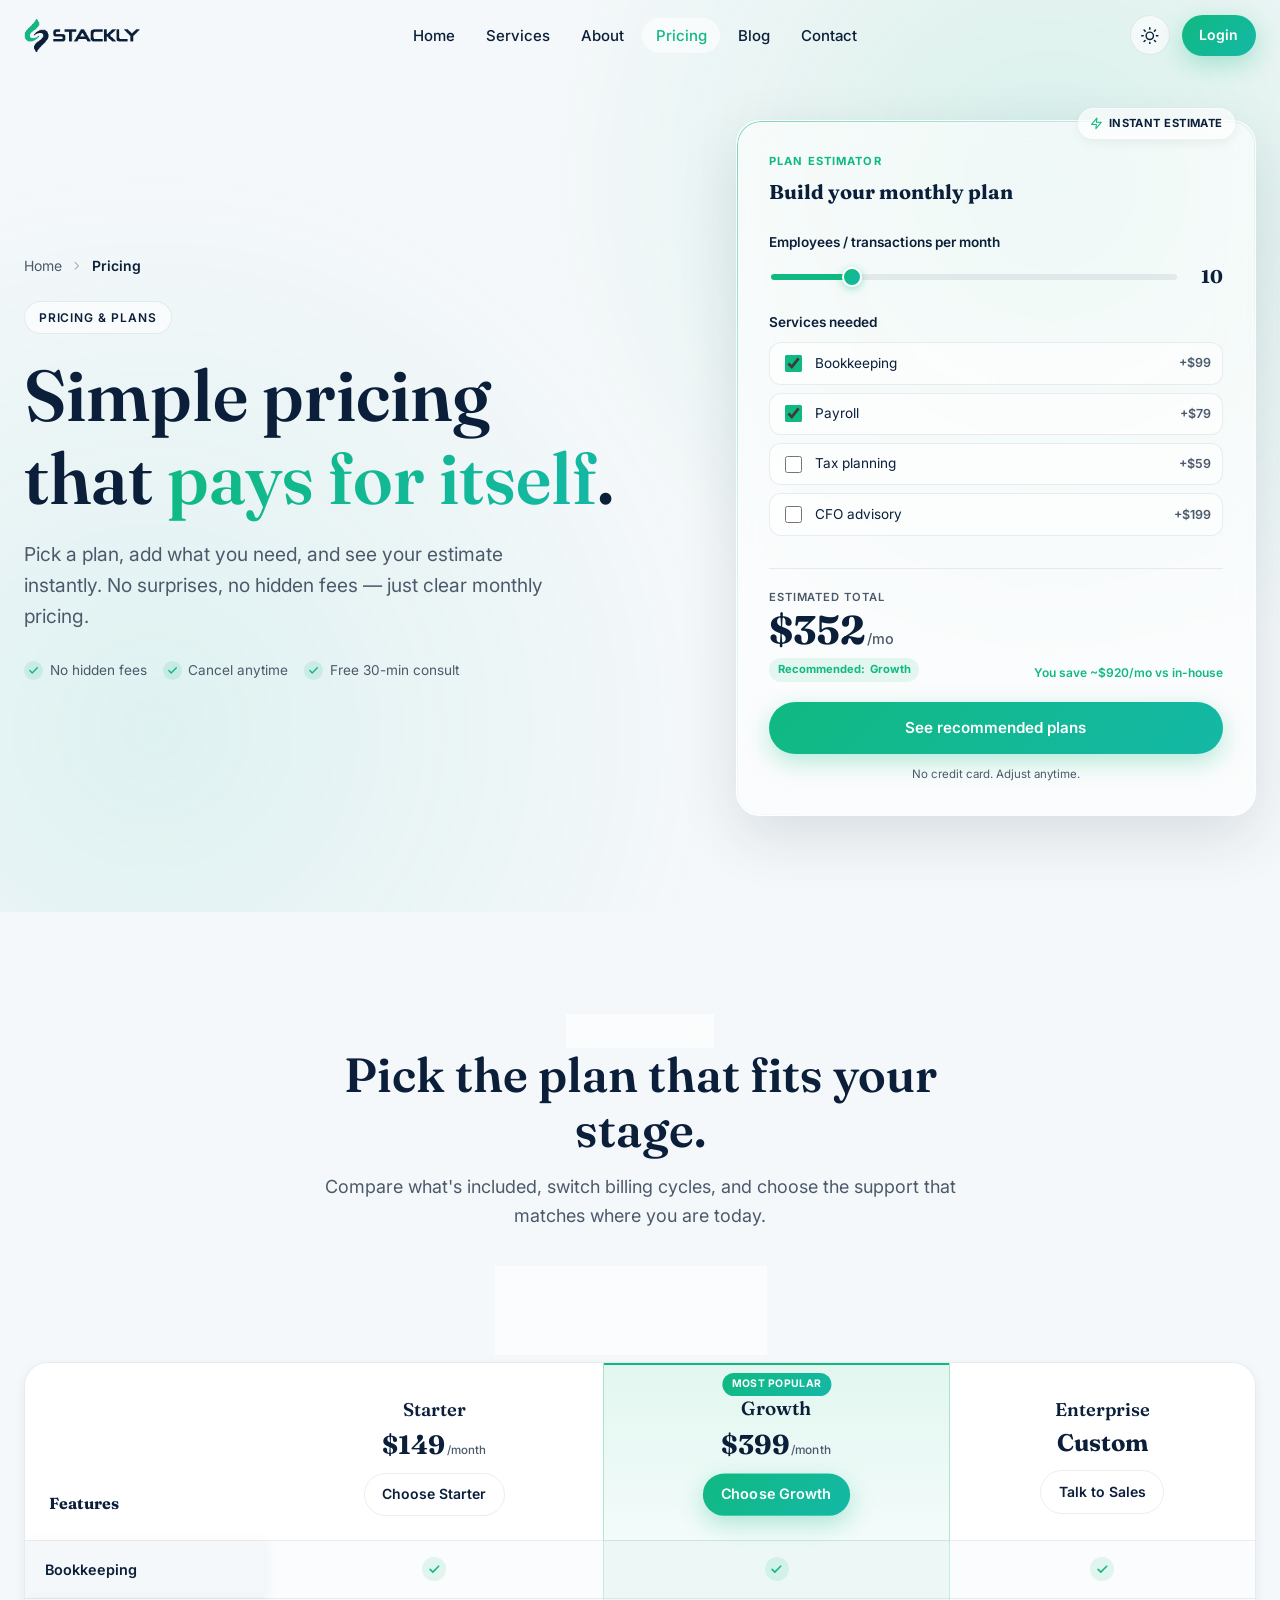
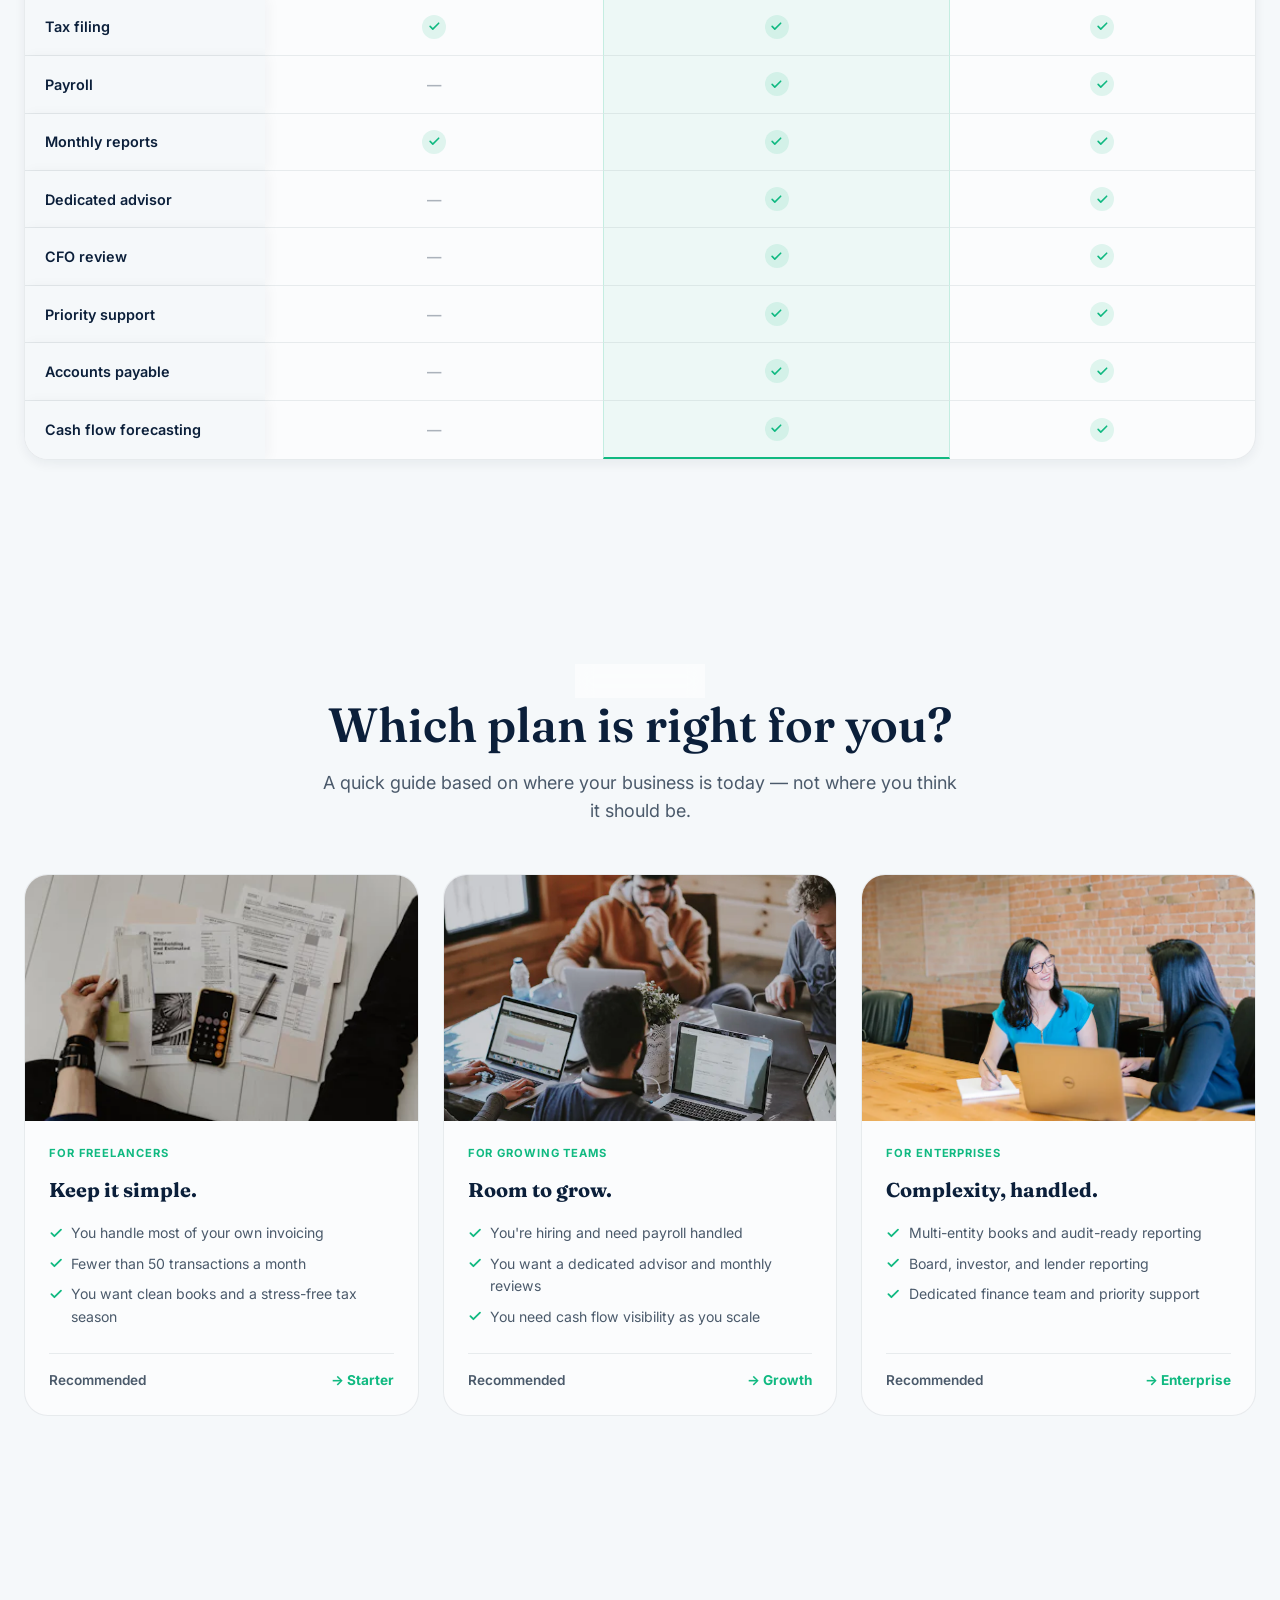
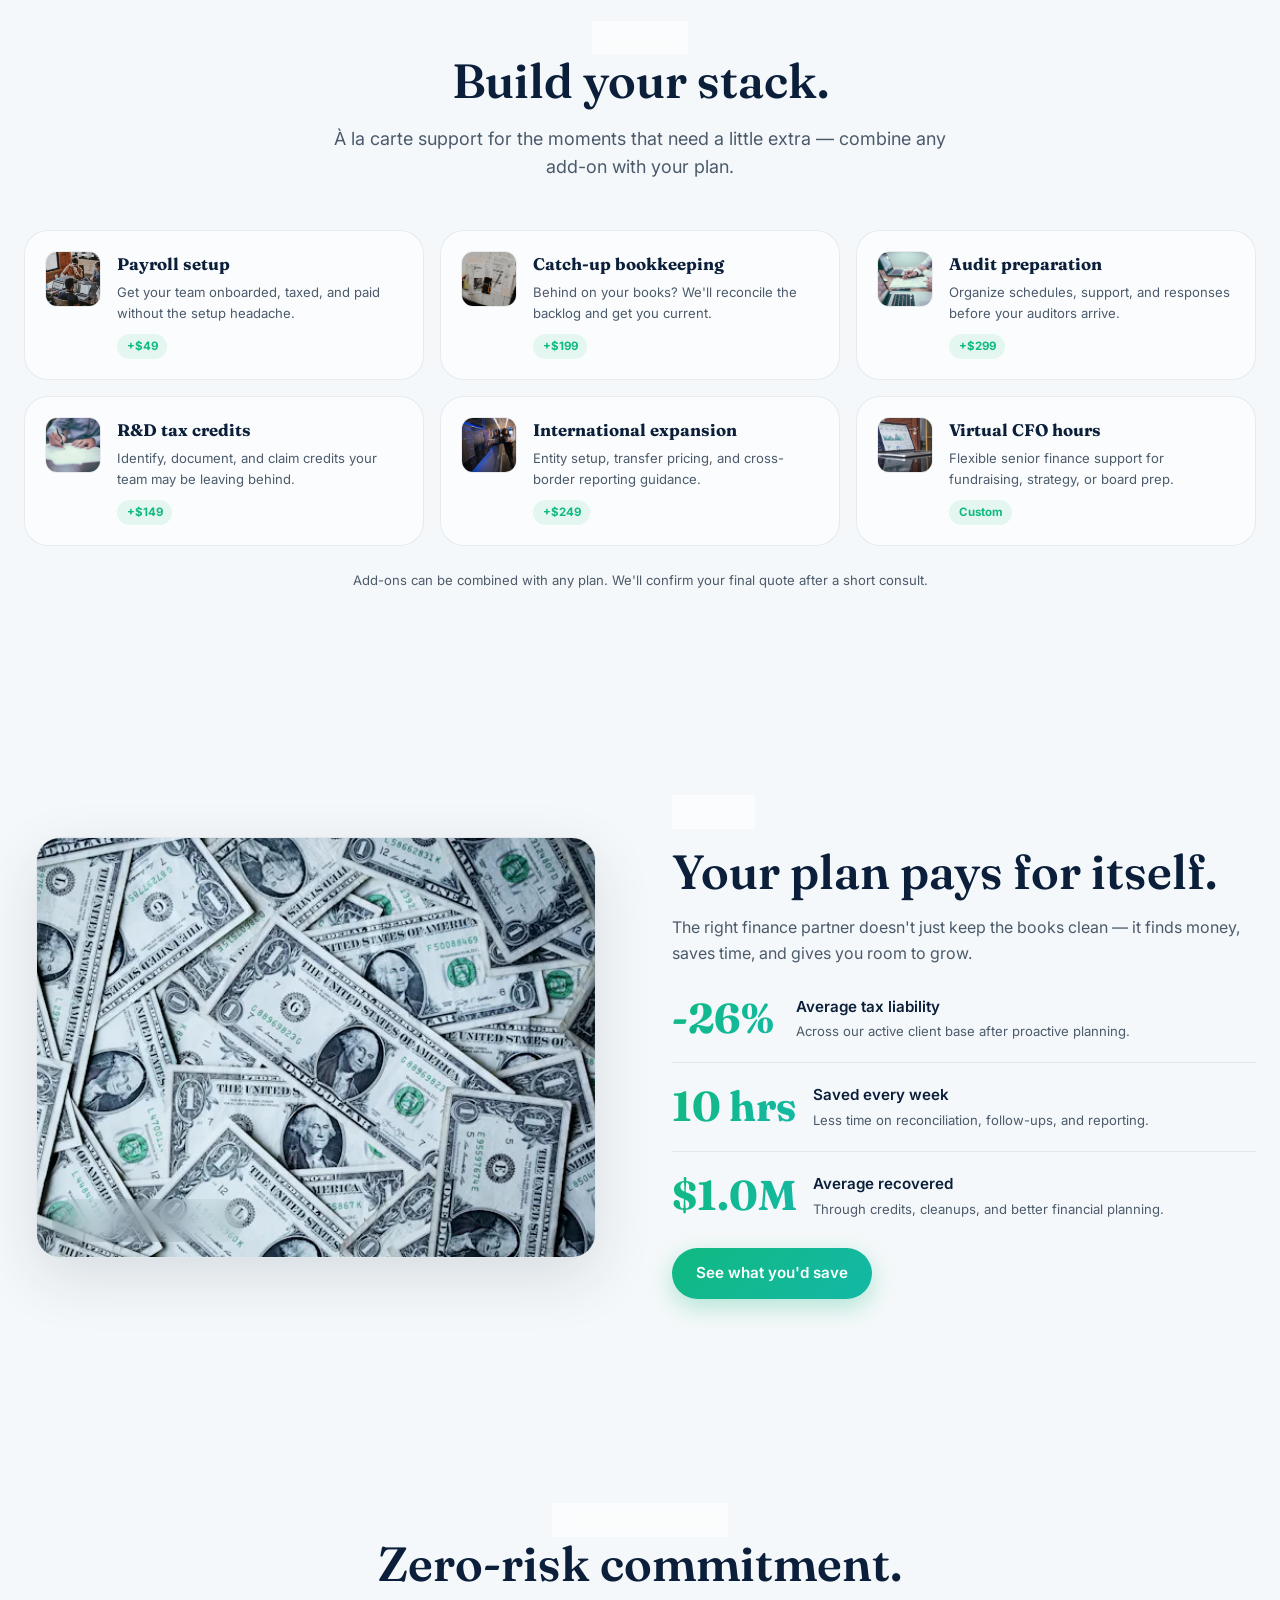
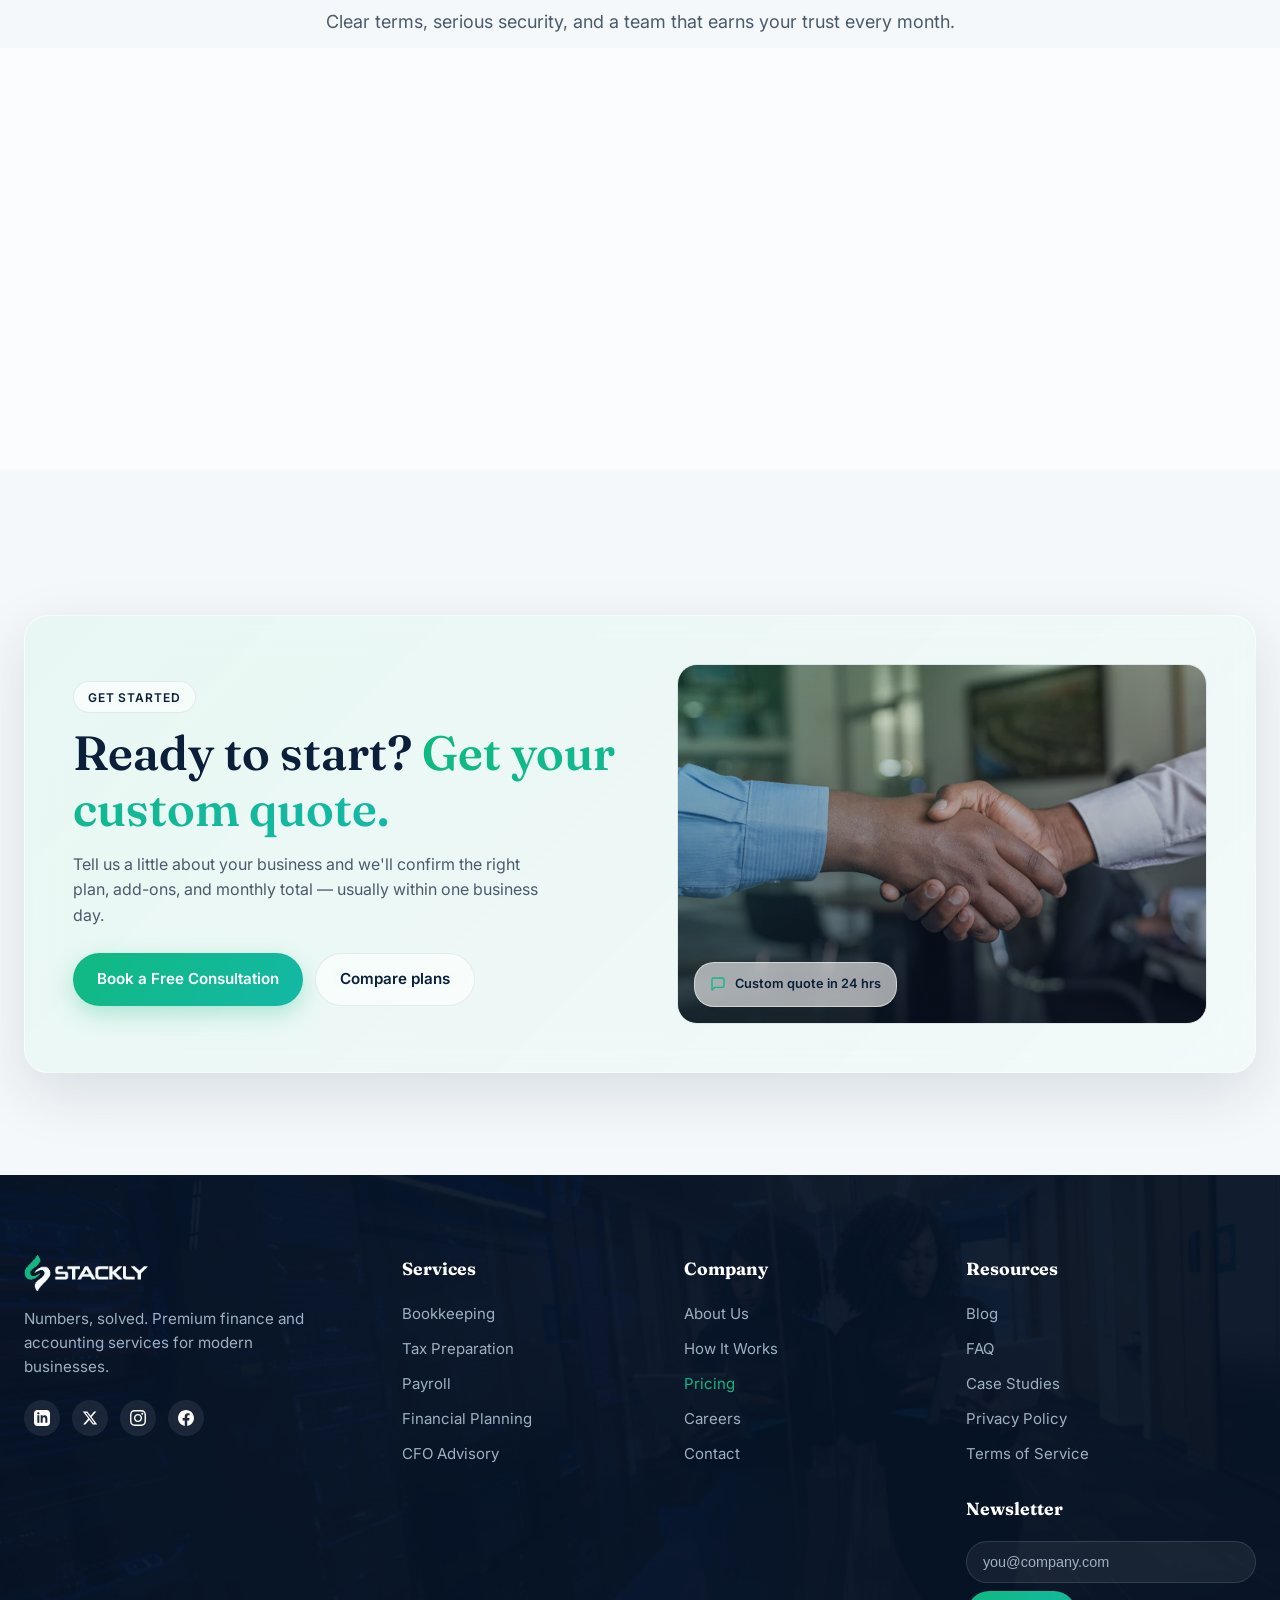
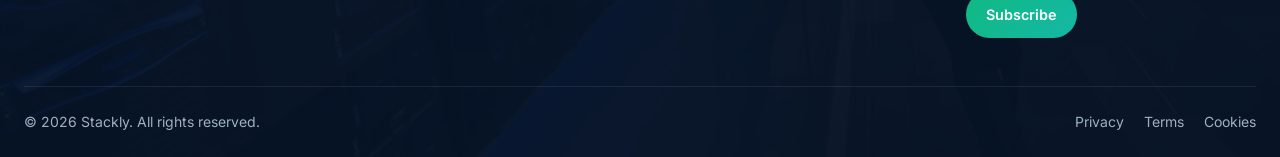
<file: pricing.html>
<!DOCTYPE html>
<html lang="en">
<head>
  <meta charset="UTF-8" />
  <meta name="viewport" content="width=device-width, initial-scale=1.0" />
  <meta name="description" content="Simple, transparent pricing from Stackly. Estimate your plan, compare features, and find the right finance and accounting support for your business." />
  <title>Pricing — Stackly Finance &amp; Accounting Service</title>
  <link rel="icon" href="data:image/svg+xml,%3Csvg xmlns='http://www.w3.org/2000/svg' viewBox='0 0 24 24'%3E%3Crect width='24' height='24' rx='6' fill='%2310B981'/%3E%3Cpath d='M7 12l3 3 7-7' stroke='%23fff' stroke-width='2.5' fill='none' stroke-linecap='round' stroke-linejoin='round'/%3E%3C/svg%3E" />

  <!-- Google Fonts -->
  <link rel="preconnect" href="https://fonts.googleapis.com" />
  <link rel="preconnect" href="https://fonts.gstatic.com" crossorigin />
  <link href="https://fonts.googleapis.com/css2?family=Fraunces:opsz,wght@9..144,400;9..144,600;9..144,700&family=Inter:wght@400;500;600;700&display=swap" rel="stylesheet" />

  <link rel="stylesheet" href="css/style.css" />
  <link rel="stylesheet" href="css/pricing.css" />
</head>
<body>

  <!-- ==================== HEADER ==================== -->
  <header class="header js-header">
    <div class="container">
      <a href="index.html" class="logo" aria-label="Stackly home">
        <img class="logo__img logo__img--light" src="images/logo/logo-stackly-on-light.webp" alt="Stackly" width="346" height="100" decoding="async" />
        <img class="logo__img logo__img--dark" src="images/logo/logo-stackly-on-dark.webp" alt="Stackly" width="346" height="100" decoding="async" />
      </a>

      <nav class="nav" aria-label="Main navigation">
        <ul class="nav__list">
          <li><a href="index.html" class="nav__link">Home</a></li>
          <li><a href="services.html" class="nav__link">Services</a></li>
          <li><a href="about.html" class="nav__link">About</a></li>
          <li><a href="pricing.html" class="nav__link is-active" aria-current="page">Pricing</a></li>
          <li><a href="blog.html" class="nav__link">Blog</a></li>
          <li><a href="contact.html" class="nav__link">Contact</a></li>
        </ul>
      </nav>

      <div class="header__actions">
        <button class="theme-toggle js-theme-toggle" type="button" aria-label="Toggle dark mode">
          <svg class="icon-sun" viewBox="0 0 24 24" fill="none" stroke="currentColor" stroke-width="2" stroke-linecap="round" stroke-linejoin="round" aria-hidden="true">
            <circle cx="12" cy="12" r="5" />
            <path d="M12 1v2M12 21v2M4.22 4.22l1.42 1.42M18.36 18.36l1.42 1.42M1 12h2M21 12h2M4.22 19.78l1.42-1.42M18.36 5.64l1.42-1.42" />
          </svg>
          <svg class="icon-moon" viewBox="0 0 24 24" fill="none" stroke="currentColor" stroke-width="2" stroke-linecap="round" stroke-linejoin="round" aria-hidden="true">
            <path d="M21 12.79A9 9 0 1 1 11.21 3 7 7 0 0 0 21 12.79z" />
          </svg>
        </button>
        <a href="login.html" class="btn btn--primary btn--small header__cta">Login</a>
        <button class="menu-toggle js-menu-toggle" type="button" aria-expanded="false" aria-label="Toggle menu">
          <svg class="icon-open" viewBox="0 0 24 24" fill="none" stroke="currentColor" stroke-width="2" stroke-linecap="round" stroke-linejoin="round" aria-hidden="true">
            <line x1="3" y1="6" x2="21" y2="6" />
            <line x1="3" y1="12" x2="21" y2="12" />
            <line x1="3" y1="18" x2="21" y2="18" />
          </svg>
          <svg class="icon-close" viewBox="0 0 24 24" fill="none" stroke="currentColor" stroke-width="2" stroke-linecap="round" stroke-linejoin="round" aria-hidden="true">
            <line x1="18" y1="6" x2="6" y2="18" />
            <line x1="6" y1="6" x2="18" y2="18" />
          </svg>
        </button>
      </div>
    </div>

    <div class="mobile-nav js-mobile-nav" aria-label="Mobile navigation">
      <ul class="mobile-nav__list">
        <li><a href="index.html" class="mobile-nav__link">Home</a></li>
        <li><a href="services.html" class="mobile-nav__link">Services</a></li>
        <li><a href="about.html" class="mobile-nav__link">About</a></li>
        <li><a href="pricing.html" class="mobile-nav__link is-active" aria-current="page">Pricing</a></li>
        <li><a href="blog.html" class="mobile-nav__link">Blog</a></li>
        <li><a href="contact.html" class="mobile-nav__link">Contact</a></li>
      </ul>
      <a href="login.html" class="btn btn--primary btn--small mobile-nav__cta">Login</a>
    </div>
  </header>

  <main id="top">

    <!-- ==================== HERO / ESTIMATOR ==================== -->
    <section class="pricing-hero" aria-labelledby="pricing-hero-title">
      <div class="pricing-hero__bg" aria-hidden="true"></div>
      <div class="container">
        <div class="pricing-hero__grid">
          <div class="pricing-hero__content">
            <nav class="pricing-breadcrumb" aria-label="Breadcrumb">
              <a href="index.html">Home</a>
              <svg viewBox="0 0 24 24" fill="none" stroke="currentColor" stroke-width="2" stroke-linecap="round" stroke-linejoin="round" aria-hidden="true"><polyline points="9 18 15 12 9 6"/></svg>
              <span aria-current="page">Pricing</span>
            </nav>

            <span class="eyebrow reveal">Pricing &amp; plans</span>

            <h1 id="pricing-hero-title" class="heading h1 pricing-hero__title reveal reveal--stagger-1">
              Simple pricing that <span class="gradient-text">pays for itself</span>.
            </h1>
            <p class="pricing-hero__subtitle text-body reveal reveal--stagger-2">
              Pick a plan, add what you need, and see your estimate instantly. No surprises, no hidden fees — just clear monthly pricing.
            </p>

            <div class="pricing-hero__trust reveal reveal--stagger-3">
              <span class="pricing-hero__trust-item">
                <span class="pricing-hero__trust-icon"><svg viewBox="0 0 24 24" fill="none" stroke="currentColor" stroke-width="3" stroke-linecap="round" stroke-linejoin="round" aria-hidden="true"><polyline points="20 6 9 17 4 12"/></svg></span>
                No hidden fees
              </span>
              <span class="pricing-hero__trust-item">
                <span class="pricing-hero__trust-icon"><svg viewBox="0 0 24 24" fill="none" stroke="currentColor" stroke-width="3" stroke-linecap="round" stroke-linejoin="round" aria-hidden="true"><polyline points="20 6 9 17 4 12"/></svg></span>
                Cancel anytime
              </span>
              <span class="pricing-hero__trust-item">
                <span class="pricing-hero__trust-icon"><svg viewBox="0 0 24 24" fill="none" stroke="currentColor" stroke-width="3" stroke-linecap="round" stroke-linejoin="round" aria-hidden="true"><polyline points="20 6 9 17 4 12"/></svg></span>
                Free 30-min consult
              </span>
            </div>
          </div>

          <div class="estimator js-estimator reveal reveal--stagger-2" id="estimator">
            <span class="estimator__chip">
              <svg viewBox="0 0 24 24" fill="none" stroke="currentColor" stroke-width="2" stroke-linecap="round" stroke-linejoin="round" aria-hidden="true"><polygon points="13 2 3 14 12 14 11 22 21 10 12 10 13 2"/></svg>
              Instant estimate
            </span>

            <div class="estimator__head">
              <div>
                <span class="estimator__eyebrow">Plan estimator</span>
                <h2 class="estimator__title">Build your monthly plan</h2>
              </div>
            </div>

            <div class="estimator__field">
              <label class="estimator__label" for="team-size">Employees / transactions per month</label>
              <div class="estimator__range-row">
                <input
                  class="estimator__range js-estimator-range"
                  id="team-size"
                  type="range"
                  min="1"
                  max="50"
                  value="10"
                  aria-describedby="team-size-value"
                />
                <output class="estimator__range-value" id="team-size-value" for="team-size"><span class="js-estimator-range-value">10</span></output>
              </div>
            </div>

            <fieldset class="estimator__services">
              <legend>Services needed</legend>

              <label class="estimator__check">
                <input class="js-estimator-service" type="checkbox" value="bookkeeping" data-cost="99" checked />
                Bookkeeping
                <span class="estimator__check-price">+$99</span>
              </label>

              <label class="estimator__check">
                <input class="js-estimator-service" type="checkbox" value="payroll" data-cost="79" checked />
                Payroll
                <span class="estimator__check-price">+$79</span>
              </label>

              <label class="estimator__check">
                <input class="js-estimator-service" type="checkbox" value="tax-planning" data-cost="59" />
                Tax planning
                <span class="estimator__check-price">+$59</span>
              </label>

              <label class="estimator__check">
                <input class="js-estimator-service" type="checkbox" value="cfo-advisory" data-cost="199" />
                CFO advisory
                <span class="estimator__check-price">+$199</span>
              </label>
            </fieldset>

            <div class="estimator__total-wrap">
              <div>
                <span class="estimator__total-label">Estimated total</span>
                <div class="estimator__total"><span class="js-estimator-total">$352</span><span class="estimator__period">/mo</span></div>
                <span class="estimator__plan">Recommended: <span class="js-estimator-plan">Growth</span></span>
              </div>
              <div class="estimator__savings">You save ~<span class="js-estimator-savings">$920</span>/mo vs in-house</div>
            </div>

            <a href="#plans" class="btn btn--primary estimator__cta">See recommended plans</a>
            <p class="estimator__note">No credit card. Adjust anytime.</p>
          </div>
        </div>
      </div>
    </section>

    <!-- ==================== PRICING TABLE ==================== -->
    <section id="plans" class="section" aria-labelledby="plans-title">
      <div class="container">
        <div class="section-header section-header--center reveal">
          <span class="eyebrow">Plans &amp; pricing</span>
          <h2 id="plans-title" class="heading h2">Pick the plan that fits your stage.</h2>
          <p class="text-body">Compare what's included, switch billing cycles, and choose the support that matches where you are today.</p>
        </div>

        <div class="pricing-table-toolbar reveal">
          <div class="pricing-toggle" role="group" aria-label="Billing cycle">
            <button class="pricing-toggle__btn js-billing-monthly is-active" type="button" aria-pressed="true">Monthly</button>
            <button class="pricing-toggle__btn js-billing-annual" type="button" aria-pressed="false">
              Annual
              <span class="pricing-toggle__save">Save 20%</span>
            </button>
          </div>
        </div>

        <p class="pricing-table-hint">
          <svg viewBox="0 0 24 24" fill="none" stroke="currentColor" stroke-width="2" stroke-linecap="round" stroke-linejoin="round" aria-hidden="true"><polyline points="9 18 15 12 9 6"/></svg>
          Swipe to compare
        </p>

        <div class="pricing-table-wrap reveal" tabindex="0" role="region" aria-label="Plan comparison table. Scroll horizontally to compare plans.">
          <table class="pricing-table js-pricing-table">
            <caption class="sr-only">Stackly plan comparison: Starter, Growth, and Enterprise</caption>
            <thead>
              <tr>
                <th scope="col">Features</th>

                <th scope="col" class="pricing-table__plan">
                  <div class="pricing-table__plan-inner">
                    <span class="pricing-table__plan-name">Starter</span>
                    <span class="pricing-table__plan-price">
                      <span class="js-price-monthly">$149</span>
                      <span class="js-price-annual" hidden>$1,430</span>
                      <span class="js-price-period">/month</span>
                    </span>
                    <a href="#contact" class="btn btn--outline btn--small pricing-table__plan-cta">Choose Starter</a>
                  </div>
                </th>

                <th scope="col" class="pricing-table__plan pricing-table__plan--popular">
                  <span class="pricing-table__badge">Most Popular</span>
                  <div class="pricing-table__plan-inner">
                    <span class="pricing-table__plan-name">Growth</span>
                    <span class="pricing-table__plan-price">
                      <span class="js-price-monthly">$399</span>
                      <span class="js-price-annual" hidden>$3,830</span>
                      <span class="js-price-period">/month</span>
                    </span>
                    <a href="#contact" class="btn btn--primary btn--small pricing-table__plan-cta">Choose Growth</a>
                  </div>
                </th>

                <th scope="col" class="pricing-table__plan">
                  <div class="pricing-table__plan-inner">
                    <span class="pricing-table__plan-name">Enterprise</span>
                    <span class="pricing-table__plan-price">
                      <span class="pricing-table__custom">Custom</span>
                    </span>
                    <a href="#contact" class="btn btn--outline btn--small pricing-table__plan-cta">Talk to Sales</a>
                  </div>
                </th>
              </tr>
            </thead>

            <tbody>
              <tr>
                <th scope="row">Bookkeeping</th>
                <td><span class="table-check"><svg viewBox="0 0 24 24" fill="none" stroke="currentColor" stroke-width="3" stroke-linecap="round" stroke-linejoin="round" aria-hidden="true"><polyline points="20 6 9 17 4 12"/></svg></span><span class="sr-only">Included</span></td>
                <td class="is-popular"><span class="table-check"><svg viewBox="0 0 24 24" fill="none" stroke="currentColor" stroke-width="3" stroke-linecap="round" stroke-linejoin="round" aria-hidden="true"><polyline points="20 6 9 17 4 12"/></svg></span><span class="sr-only">Included</span></td>
                <td><span class="table-check"><svg viewBox="0 0 24 24" fill="none" stroke="currentColor" stroke-width="3" stroke-linecap="round" stroke-linejoin="round" aria-hidden="true"><polyline points="20 6 9 17 4 12"/></svg></span><span class="sr-only">Included</span></td>
              </tr>

              <tr>
                <th scope="row">Tax filing</th>
                <td><span class="table-check"><svg viewBox="0 0 24 24" fill="none" stroke="currentColor" stroke-width="3" stroke-linecap="round" stroke-linejoin="round" aria-hidden="true"><polyline points="20 6 9 17 4 12"/></svg></span><span class="sr-only">Included</span></td>
                <td class="is-popular"><span class="table-check"><svg viewBox="0 0 24 24" fill="none" stroke="currentColor" stroke-width="3" stroke-linecap="round" stroke-linejoin="round" aria-hidden="true"><polyline points="20 6 9 17 4 12"/></svg></span><span class="sr-only">Included</span></td>
                <td><span class="table-check"><svg viewBox="0 0 24 24" fill="none" stroke="currentColor" stroke-width="3" stroke-linecap="round" stroke-linejoin="round" aria-hidden="true"><polyline points="20 6 9 17 4 12"/></svg></span><span class="sr-only">Included</span></td>
              </tr>

              <tr>
                <th scope="row">Payroll</th>
                <td><span class="table-dash" aria-hidden="true">—</span><span class="sr-only">Not included</span></td>
                <td class="is-popular"><span class="table-check"><svg viewBox="0 0 24 24" fill="none" stroke="currentColor" stroke-width="3" stroke-linecap="round" stroke-linejoin="round" aria-hidden="true"><polyline points="20 6 9 17 4 12"/></svg></span><span class="sr-only">Included</span></td>
                <td><span class="table-check"><svg viewBox="0 0 24 24" fill="none" stroke="currentColor" stroke-width="3" stroke-linecap="round" stroke-linejoin="round" aria-hidden="true"><polyline points="20 6 9 17 4 12"/></svg></span><span class="sr-only">Included</span></td>
              </tr>

              <tr>
                <th scope="row">Monthly reports</th>
                <td><span class="table-check"><svg viewBox="0 0 24 24" fill="none" stroke="currentColor" stroke-width="3" stroke-linecap="round" stroke-linejoin="round" aria-hidden="true"><polyline points="20 6 9 17 4 12"/></svg></span><span class="sr-only">Included</span></td>
                <td class="is-popular"><span class="table-check"><svg viewBox="0 0 24 24" fill="none" stroke="currentColor" stroke-width="3" stroke-linecap="round" stroke-linejoin="round" aria-hidden="true"><polyline points="20 6 9 17 4 12"/></svg></span><span class="sr-only">Included</span></td>
                <td><span class="table-check"><svg viewBox="0 0 24 24" fill="none" stroke="currentColor" stroke-width="3" stroke-linecap="round" stroke-linejoin="round" aria-hidden="true"><polyline points="20 6 9 17 4 12"/></svg></span><span class="sr-only">Included</span></td>
              </tr>

              <tr>
                <th scope="row">Dedicated advisor</th>
                <td><span class="table-dash" aria-hidden="true">—</span><span class="sr-only">Not included</span></td>
                <td class="is-popular"><span class="table-check"><svg viewBox="0 0 24 24" fill="none" stroke="currentColor" stroke-width="3" stroke-linecap="round" stroke-linejoin="round" aria-hidden="true"><polyline points="20 6 9 17 4 12"/></svg></span><span class="sr-only">Included</span></td>
                <td><span class="table-check"><svg viewBox="0 0 24 24" fill="none" stroke="currentColor" stroke-width="3" stroke-linecap="round" stroke-linejoin="round" aria-hidden="true"><polyline points="20 6 9 17 4 12"/></svg></span><span class="sr-only">Included</span></td>
              </tr>

              <tr>
                <th scope="row">CFO review</th>
                <td><span class="table-dash" aria-hidden="true">—</span><span class="sr-only">Not included</span></td>
                <td class="is-popular"><span class="table-check"><svg viewBox="0 0 24 24" fill="none" stroke="currentColor" stroke-width="3" stroke-linecap="round" stroke-linejoin="round" aria-hidden="true"><polyline points="20 6 9 17 4 12"/></svg></span><span class="sr-only">Included</span></td>
                <td><span class="table-check"><svg viewBox="0 0 24 24" fill="none" stroke="currentColor" stroke-width="3" stroke-linecap="round" stroke-linejoin="round" aria-hidden="true"><polyline points="20 6 9 17 4 12"/></svg></span><span class="sr-only">Included</span></td>
              </tr>

              <tr>
                <th scope="row">Priority support</th>
                <td><span class="table-dash" aria-hidden="true">—</span><span class="sr-only">Not included</span></td>
                <td class="is-popular"><span class="table-check"><svg viewBox="0 0 24 24" fill="none" stroke="currentColor" stroke-width="3" stroke-linecap="round" stroke-linejoin="round" aria-hidden="true"><polyline points="20 6 9 17 4 12"/></svg></span><span class="sr-only">Included</span></td>
                <td><span class="table-check"><svg viewBox="0 0 24 24" fill="none" stroke="currentColor" stroke-width="3" stroke-linecap="round" stroke-linejoin="round" aria-hidden="true"><polyline points="20 6 9 17 4 12"/></svg></span><span class="sr-only">Included</span></td>
              </tr>

              <tr>
                <th scope="row">Accounts payable</th>
                <td><span class="table-dash" aria-hidden="true">—</span><span class="sr-only">Not included</span></td>
                <td class="is-popular"><span class="table-check"><svg viewBox="0 0 24 24" fill="none" stroke="currentColor" stroke-width="3" stroke-linecap="round" stroke-linejoin="round" aria-hidden="true"><polyline points="20 6 9 17 4 12"/></svg></span><span class="sr-only">Included</span></td>
                <td><span class="table-check"><svg viewBox="0 0 24 24" fill="none" stroke="currentColor" stroke-width="3" stroke-linecap="round" stroke-linejoin="round" aria-hidden="true"><polyline points="20 6 9 17 4 12"/></svg></span><span class="sr-only">Included</span></td>
              </tr>

              <tr>
                <th scope="row">Cash flow forecasting</th>
                <td><span class="table-dash" aria-hidden="true">—</span><span class="sr-only">Not included</span></td>
                <td class="is-popular"><span class="table-check"><svg viewBox="0 0 24 24" fill="none" stroke="currentColor" stroke-width="3" stroke-linecap="round" stroke-linejoin="round" aria-hidden="true"><polyline points="20 6 9 17 4 12"/></svg></span><span class="sr-only">Included</span></td>
                <td><span class="table-check"><svg viewBox="0 0 24 24" fill="none" stroke="currentColor" stroke-width="3" stroke-linecap="round" stroke-linejoin="round" aria-hidden="true"><polyline points="20 6 9 17 4 12"/></svg></span><span class="sr-only">Included</span></td>
              </tr>
            </tbody>
          </table>
        </div>
      </div>
    </section>

    <!-- ==================== RECOMMENDATION CARDS ==================== -->
    <section id="recommend" class="section" aria-labelledby="recommend-title">
      <div class="container">
        <div class="section-header section-header--center reveal">
          <span class="eyebrow">Find your fit</span>
          <h2 id="recommend-title" class="heading h2">Which plan is right for you?</h2>
          <p class="text-body">A quick guide based on where your business is today — not where you think it should be.</p>
        </div>

        <div class="pricing-recs">
          <article class="card pricing-rec reveal reveal--stagger-1">
            <div class="pricing-rec__media">
              <img
                src="images/photo-1554224155-6726b3ff858f-w400-q55.webp"
                alt="Freelancer reviewing bookkeeping records and a calculator"
                width="400"
                height="250"
                loading="lazy"
                decoding="async"
                onerror="this.src='images/photo-1450101499163-c8848c66ca85-w400-q55.webp'"
              />
            </div>
            <div class="pricing-rec__body">
              <span class="pricing-rec__label">For freelancers</span>
              <h3 class="pricing-rec__title">Keep it simple.</h3>
              <ul class="pricing-rec__list">
                <li><svg viewBox="0 0 24 24" fill="none" stroke="currentColor" stroke-width="3" stroke-linecap="round" stroke-linejoin="round" aria-hidden="true"><polyline points="20 6 9 17 4 12"/></svg>You handle most of your own invoicing</li>
                <li><svg viewBox="0 0 24 24" fill="none" stroke="currentColor" stroke-width="3" stroke-linecap="round" stroke-linejoin="round" aria-hidden="true"><polyline points="20 6 9 17 4 12"/></svg>Fewer than 50 transactions a month</li>
                <li><svg viewBox="0 0 24 24" fill="none" stroke="currentColor" stroke-width="3" stroke-linecap="round" stroke-linejoin="round" aria-hidden="true"><polyline points="20 6 9 17 4 12"/></svg>You want clean books and a stress-free tax season</li>
              </ul>
              <div class="pricing-rec__result">
                <span>Recommended</span>
                <a href="#plans">→ Starter</a>
              </div>
            </div>
          </article>

          <article class="card pricing-rec reveal reveal--stagger-2">
            <div class="pricing-rec__media">
              <img
                src="images/photo-1521737711867-e3b97375f902-w600-q50.webp"
                alt="Growing team collaborating around a table"
                width="600"
                height="375"
                loading="lazy"
                decoding="async"
                onerror="this.src='images/photo-1556761175-b413da4baf72-w400-q55.webp'"
              />
            </div>
            <div class="pricing-rec__body">
              <span class="pricing-rec__label">For growing teams</span>
              <h3 class="pricing-rec__title">Room to grow.</h3>
              <ul class="pricing-rec__list">
                <li><svg viewBox="0 0 24 24" fill="none" stroke="currentColor" stroke-width="3" stroke-linecap="round" stroke-linejoin="round" aria-hidden="true"><polyline points="20 6 9 17 4 12"/></svg>You're hiring and need payroll handled</li>
                <li><svg viewBox="0 0 24 24" fill="none" stroke="currentColor" stroke-width="3" stroke-linecap="round" stroke-linejoin="round" aria-hidden="true"><polyline points="20 6 9 17 4 12"/></svg>You want a dedicated advisor and monthly reviews</li>
                <li><svg viewBox="0 0 24 24" fill="none" stroke="currentColor" stroke-width="3" stroke-linecap="round" stroke-linejoin="round" aria-hidden="true"><polyline points="20 6 9 17 4 12"/></svg>You need cash flow visibility as you scale</li>
              </ul>
              <div class="pricing-rec__result">
                <span>Recommended</span>
                <a href="#plans">→ Growth</a>
              </div>
            </div>
          </article>

          <article class="card pricing-rec reveal reveal--stagger-3">
            <div class="pricing-rec__media">
              <img
                src="images/photo-1551836022-d5d88e9218df-w800-q50.webp"
                alt="Enterprise finance team reviewing strategy in a boardroom"
                width="800"
                height="500"
                loading="lazy"
                decoding="async"
                onerror="this.src='images/photo-1573164713988-8665fc963095-w400-q55.webp'"
              />
            </div>
            <div class="pricing-rec__body">
              <span class="pricing-rec__label">For enterprises</span>
              <h3 class="pricing-rec__title">Complexity, handled.</h3>
              <ul class="pricing-rec__list">
                <li><svg viewBox="0 0 24 24" fill="none" stroke="currentColor" stroke-width="3" stroke-linecap="round" stroke-linejoin="round" aria-hidden="true"><polyline points="20 6 9 17 4 12"/></svg>Multi-entity books and audit-ready reporting</li>
                <li><svg viewBox="0 0 24 24" fill="none" stroke="currentColor" stroke-width="3" stroke-linecap="round" stroke-linejoin="round" aria-hidden="true"><polyline points="20 6 9 17 4 12"/></svg>Board, investor, and lender reporting</li>
                <li><svg viewBox="0 0 24 24" fill="none" stroke="currentColor" stroke-width="3" stroke-linecap="round" stroke-linejoin="round" aria-hidden="true"><polyline points="20 6 9 17 4 12"/></svg>Dedicated finance team and priority support</li>
              </ul>
              <div class="pricing-rec__result">
                <span>Recommended</span>
                <a href="#plans">→ Enterprise</a>
              </div>
            </div>
          </article>
        </div>
      </div>
    </section>

    <!-- ==================== ADD-ONS ==================== -->
    <section id="addons" class="section" aria-labelledby="addons-title">
      <div class="container">
        <div class="section-header section-header--center reveal">
          <span class="eyebrow">Add-ons</span>
          <h2 id="addons-title" class="heading h2">Build your stack.</h2>
          <p class="text-body">À la carte support for the moments that need a little extra — combine any add-on with your plan.</p>
        </div>

        <div class="pricing-addons">
          <article class="card pricing-addon reveal reveal--stagger-1">
            <img
              class="pricing-addon__img"
              src="images/photo-1521737711867-e3b97375f902-w400-q55.webp"
              alt="Payroll setup support"
              width="56"
              height="56"
              loading="lazy"
              decoding="async"
              onerror="this.src='images/photo-1556761175-b413da4baf72-w400-q55.webp'"
            />
            <div class="pricing-addon__content">
              <h3 class="pricing-addon__name">Payroll setup</h3>
              <p class="pricing-addon__text">Get your team onboarded, taxed, and paid without the setup headache.</p>
              <span class="pricing-addon__price">+$49</span>
            </div>
            <span class="pricing-addon__add" aria-hidden="true">+ Add</span>
          </article>

          <article class="card pricing-addon reveal reveal--stagger-2">
            <img
              class="pricing-addon__img"
              src="images/photo-1554224155-6726b3ff858f-w400-q55.webp"
              alt="Catch-up bookkeeping support"
              width="56"
              height="56"
              loading="lazy"
              decoding="async"
              onerror="this.src='images/photo-1450101499163-c8848c66ca85-w400-q55.webp'"
            />
            <div class="pricing-addon__content">
              <h3 class="pricing-addon__name">Catch-up bookkeeping</h3>
              <p class="pricing-addon__text">Behind on your books? We'll reconcile the backlog and get you current.</p>
              <span class="pricing-addon__price">+$199</span>
            </div>
            <span class="pricing-addon__add" aria-hidden="true">+ Add</span>
          </article>

          <article class="card pricing-addon reveal reveal--stagger-3">
            <img
              class="pricing-addon__img"
              src="images/photo-1454165804606-c3d57bc86b40-w400-q55.webp"
              alt="Audit preparation support"
              width="56"
              height="56"
              loading="lazy"
              decoding="async"
              onerror="this.src='images/photo-1450101499163-c8848c66ca85-w400-q55.webp'"
            />
            <div class="pricing-addon__content">
              <h3 class="pricing-addon__name">Audit preparation</h3>
              <p class="pricing-addon__text">Organize schedules, support, and responses before your auditors arrive.</p>
              <span class="pricing-addon__price">+$299</span>
            </div>
            <span class="pricing-addon__add" aria-hidden="true">+ Add</span>
          </article>

          <article class="card pricing-addon reveal reveal--stagger-1">
            <img
              class="pricing-addon__img"
              src="images/photo-1450101499163-c8848c66ca85-w400-q55.webp"
              alt="R&amp;D tax credits support"
              width="56"
              height="56"
              loading="lazy"
              decoding="async"
              onerror="this.src='images/photo-1554224155-6726b3ff858f-w400-q55.webp'"
            />
            <div class="pricing-addon__content">
              <h3 class="pricing-addon__name">R&amp;D tax credits</h3>
              <p class="pricing-addon__text">Identify, document, and claim credits your team may be leaving behind.</p>
              <span class="pricing-addon__price">+$149</span>
            </div>
            <span class="pricing-addon__add" aria-hidden="true">+ Add</span>
          </article>

          <article class="card pricing-addon reveal reveal--stagger-2">
            <img
              class="pricing-addon__img"
              src="images/photo-1573164713988-8665fc963095-w400-q55.webp"
              alt="International expansion support"
              width="56"
              height="56"
              loading="lazy"
              decoding="async"
              onerror="this.src='images/photo-1521791136064-7986c2920216-w300-q60.webp'"
            />
            <div class="pricing-addon__content">
              <h3 class="pricing-addon__name">International expansion</h3>
              <p class="pricing-addon__text">Entity setup, transfer pricing, and cross-border reporting guidance.</p>
              <span class="pricing-addon__price">+$249</span>
            </div>
            <span class="pricing-addon__add" aria-hidden="true">+ Add</span>
          </article>

          <article class="card pricing-addon reveal reveal--stagger-3">
            <img
              class="pricing-addon__img"
              src="images/photo-1460925895917-afdab827c52f-w400-q55.webp"
              alt="Virtual CFO hours support"
              width="56"
              height="56"
              loading="lazy"
              decoding="async"
              onerror="this.src='images/photo-1551836022-d5d88e9218df-w400-q55.webp'"
            />
            <div class="pricing-addon__content">
              <h3 class="pricing-addon__name">Virtual CFO hours</h3>
              <p class="pricing-addon__text">Flexible senior finance support for fundraising, strategy, or board prep.</p>
              <span class="pricing-addon__price">Custom</span>
            </div>
            <span class="pricing-addon__add" aria-hidden="true">+ Add</span>
          </article>
        </div>

        <p class="pricing-addons__note">Add-ons can be combined with any plan. We'll confirm your final quote after a short consult.</p>
      </div>
    </section>

    <!-- ==================== ROI ==================== -->
    <section id="roi" class="section" aria-labelledby="roi-title">
      <div class="container">
        <div class="pricing-roi">
          <div class="pricing-roi__media reveal">
            <div class="pricing-roi__frame">
              <img
                src="images/photo-1526304640581-d334cdbbf45e-w600-q45.webp"
                alt="Stacked US dollar bills representing recovered revenue and ROI"
                width="600"
                height="450"
                loading="lazy"
                decoding="async"
                onerror="this.src='images/photo-1460925895917-afdab827c52f-w600-q60.webp'"
              />
            </div>
            <div class="pricing-roi__chip">
              <svg viewBox="0 0 24 24" fill="none" stroke="currentColor" stroke-width="2" stroke-linecap="round" stroke-linejoin="round" aria-hidden="true"><polyline points="23 6 13.5 15.5 8.5 10.5 1 18"/><polyline points="17 6 23 6 23 12"/></svg>
              4.8x average client ROI
            </div>
          </div>

          <div class="pricing-roi__content reveal reveal--stagger-1">
            <span class="eyebrow">The ROI</span>
            <h2 id="roi-title" class="heading h2" style="margin-top: 1rem;">Your plan pays for itself.</h2>
            <p class="text-body" style="margin-top: 1rem;">The right finance partner doesn't just keep the books clean — it finds money, saves time, and gives you room to grow.</p>

            <div class="pricing-roi__points">
              <div class="pricing-roi__point">
                <div class="pricing-roi__value"><span class="js-counter" data-target="32" data-prefix="-" data-suffix="%">0</span></div>
                <div>
                  <div class="pricing-roi__label">Average tax liability</div>
                  <div class="pricing-roi__desc">Across our active client base after proactive planning.</div>
                </div>
              </div>

              <div class="pricing-roi__point">
                <div class="pricing-roi__value"><span class="js-counter" data-target="12" data-suffix=" hrs">0</span></div>
                <div>
                  <div class="pricing-roi__label">Saved every week</div>
                  <div class="pricing-roi__desc">Less time on reconciliation, follow-ups, and reporting.</div>
                </div>
              </div>

              <div class="pricing-roi__point">
                <div class="pricing-roi__value"><span class="js-counter" data-target="1.2" data-prefix="$" data-suffix="M" data-decimals="1">0</span></div>
                <div>
                  <div class="pricing-roi__label">Average recovered</div>
                  <div class="pricing-roi__desc">Through credits, cleanups, and better financial planning.</div>
                </div>
              </div>
            </div>

            <a href="#estimator" class="btn btn--primary">See what you'd save</a>
          </div>
        </div>
      </div>
    </section>

    <!-- ==================== GUARANTEE & TRUST ==================== -->
    <section id="guarantee" class="section" aria-labelledby="guarantee-title">
      <div class="container">
        <div class="section-header section-header--center reveal">
          <span class="eyebrow">Guarantee &amp; trust</span>
          <h2 id="guarantee-title" class="heading h2">Zero-risk commitment.</h2>
          <p class="text-body">Clear terms, serious security, and a team that earns your trust every month.</p>
        </div>

        <div class="pricing-guarantee reveal">
          <div class="pricing-guarantee__grid">
            <div class="pricing-guarantee__item">
              <span class="pricing-guarantee__icon" aria-hidden="true">
                <svg viewBox="0 0 24 24" fill="none" stroke="currentColor" stroke-width="2" stroke-linecap="round" stroke-linejoin="round"><path d="M12 22s8-4 8-10V5l-8-3-8 3v7c0 6 8 10 8 10z"/><polyline points="9 12 11 14 15 10"/></svg>
              </span>
              <span class="pricing-guarantee__title">30-day money-back</span>
              <span class="pricing-guarantee__text">If it's not a fit, we'll refund your first month.</span>
            </div>

            <div class="pricing-guarantee__item">
              <span class="pricing-guarantee__icon" aria-hidden="true">
                <svg viewBox="0 0 24 24" fill="none" stroke="currentColor" stroke-width="2" stroke-linecap="round" stroke-linejoin="round"><rect x="2" y="5" width="20" height="14" rx="2"/><line x1="2" y1="10" x2="22" y2="10"/></svg>
              </span>
              <span class="pricing-guarantee__title">No hidden fees</span>
              <span class="pricing-guarantee__text">The price you see is the price you pay.</span>
            </div>

            <div class="pricing-guarantee__item">
              <span class="pricing-guarantee__icon" aria-hidden="true">
                <svg viewBox="0 0 24 24" fill="none" stroke="currentColor" stroke-width="2" stroke-linecap="round" stroke-linejoin="round"><rect x="3" y="11" width="18" height="11" rx="2" ry="2"/><path d="M7 11V7a5 5 0 0 1 10 0v4"/></svg>
              </span>
              <span class="pricing-guarantee__title">Bank-grade security</span>
              <span class="pricing-guarantee__text">256-bit encryption and encrypted document sharing.</span>
            </div>

            <div class="pricing-guarantee__item">
              <span class="pricing-guarantee__icon" aria-hidden="true">
                <svg viewBox="0 0 24 24" fill="none" stroke="currentColor" stroke-width="2" stroke-linecap="round" stroke-linejoin="round"><circle cx="12" cy="8" r="6"/><path d="M15.477 12.89 17 22l-5-3-5 3 1.523-9.11"/></svg>
              </span>
              <span class="pricing-guarantee__title">SOC 2 compliance</span>
              <span class="pricing-guarantee__text">Audited controls for data and access.</span>
            </div>

            <div class="pricing-guarantee__item">
              <span class="pricing-guarantee__icon" aria-hidden="true">
                <svg viewBox="0 0 24 24" fill="none" stroke="currentColor" stroke-width="2" stroke-linecap="round" stroke-linejoin="round"><path d="M21 12a9 9 0 1 1-3-6.7"/><polyline points="21 3 21 9 15 9"/></svg>
              </span>
              <span class="pricing-guarantee__title">Cancel anytime</span>
              <span class="pricing-guarantee__text">No long-term contracts or exit penalties.</span>
            </div>
          </div>

          <div class="pricing-guarantee__badges">
            <span class="pricing-guarantee__badge"><svg viewBox="0 0 24 24" fill="none" stroke="currentColor" stroke-width="2" stroke-linecap="round" stroke-linejoin="round" aria-hidden="true"><path d="M12 22s8-4 8-10V5l-8-3-8 3v7c0 6 8 10 8 10z"/></svg>SOC 2 Type II</span>
            <span class="pricing-guarantee__badge"><svg viewBox="0 0 24 24" fill="none" stroke="currentColor" stroke-width="2" stroke-linecap="round" stroke-linejoin="round" aria-hidden="true"><rect x="3" y="11" width="18" height="11" rx="2" ry="2"/><path d="M7 11V7a5 5 0 0 1 10 0v4"/></svg>ISO 27001</span>
            <span class="pricing-guarantee__badge"><svg viewBox="0 0 24 24" fill="none" stroke="currentColor" stroke-width="2" stroke-linecap="round" stroke-linejoin="round" aria-hidden="true"><circle cx="12" cy="12" r="10"/><path d="M2 12h20M12 2a15.3 15.3 0 0 1 4 10 15.3 15.3 0 0 1-4 10 15.3 15.3 0 0 1-4-10 15.3 15.3 0 0 1 4-10z"/></svg>GDPR Ready</span>
            <span class="pricing-guarantee__badge"><svg viewBox="0 0 24 24" fill="none" stroke="currentColor" stroke-width="2" stroke-linecap="round" stroke-linejoin="round" aria-hidden="true"><circle cx="12" cy="8" r="6"/><path d="M15.477 12.89 17 22l-5-3-5 3 1.523-9.11"/></svg>AICPA Member</span>
            <span class="pricing-guarantee__badge"><svg viewBox="0 0 24 24" fill="none" stroke="currentColor" stroke-width="2" stroke-linecap="round" stroke-linejoin="round" aria-hidden="true"><rect x="3" y="11" width="18" height="11" rx="2" ry="2"/><circle cx="12" cy="16" r="1"/><path d="M7 11V7a5 5 0 0 1 10 0v4"/></svg>256-bit Encryption</span>
          </div>
        </div>
      </div>
    </section>

    <!-- ==================== CLOSING CTA ==================== -->
    <section id="contact" class="section" aria-labelledby="cta-title">
      <div class="container">
        <div class="pricing-cta reveal">
          <div class="pricing-cta__content">
            <span class="eyebrow">Get started</span>
            <h2 id="cta-title" class="heading pricing-cta__title">Ready to start? <span class="gradient-text">Get your custom quote.</span></h2>
            <p class="pricing-cta__text">Tell us a little about your business and we'll confirm the right plan, add-ons, and monthly total — usually within one business day.</p>
            <div class="pricing-cta__actions">
              <a href="mailto:hello@stackly.com" class="btn btn--primary">Book a Free Consultation</a>
              <a href="#plans" class="btn btn--ghost">Compare plans</a>
            </div>
          </div>

          <div class="pricing-cta__media">
            <img
              src="images/photo-1521791136064-7986c2920216-w800-q60.webp"
              alt="Client and advisor shaking hands after agreeing on a plan"
              width="800"
              height="500"
              loading="lazy"
              decoding="async"
              onerror="this.src='images/photo-1556761175-b413da4baf72-w600-q50.webp'"
            />
            <div class="pricing-cta__overlay" aria-hidden="true"></div>
            <div class="pricing-cta__chip">
              <svg viewBox="0 0 24 24" fill="none" stroke="currentColor" stroke-width="2" stroke-linecap="round" stroke-linejoin="round" aria-hidden="true"><path d="M21 15a2 2 0 0 1-2 2H7l-4 4V5a2 2 0 0 1 2-2h14a2 2 0 0 1 2 2z"/></svg>
              Custom quote in 24 hrs
            </div>
          </div>
        </div>
      </div>
    </section>

  </main>

  <!-- ==================== FOOTER ==================== -->
  <footer class="footer" aria-label="Footer">
    <img
      class="footer__bg"
      src="images/photo-1573164713988-8665fc963095-w800-q45.webp"
      alt=""
      width="800"
      height="500"
      loading="lazy"
      decoding="async"
      aria-hidden="true"
      onerror="this.src='images/photo-1556761175-b413da4baf72-w800-q45.webp'"
    />
    <div class="container">
      <div class="footer__grid">
        <div class="footer__brand">
          <a href="index.html" class="footer__logo">
          <img class="logo__img" src="images/logo/logo-stackly-on-dark.webp" alt="Stackly" width="346" height="100" decoding="async" />
        </a>
          <p class="footer__tagline">Numbers, solved. Premium finance and accounting services for modern businesses.</p>
                    <div class="footer__socials">
            <a href="404.html" class="footer__social" aria-label="LinkedIn"><svg viewBox="0 0 24 24" fill="currentColor" aria-hidden="true"><path d="M19 0h-14c-2.761 0-5 2.239-5 5v14c0 2.761 2.239 5 5 5h14c2.762 0 5-2.239 5-5v-14c0-2.761-2.238-5-5-5zm-11 19h-3v-11h3v11zm-1.5-12.268c-.966 0-1.75-.79-1.75-1.764s.784-1.764 1.75-1.764 1.75.79 1.75 1.764-.783 1.764-1.75 1.764zm13.5 12.268h-3v-5.604c0-3.368-4-3.113-4 0v5.604h-3v-11h3v1.765c1.396-2.586 7-2.777 7 2.476v6.759z"/></svg></a>
            <a href="404.html" class="footer__social" aria-label="X"><svg viewBox="0 0 24 24" fill="currentColor" aria-hidden="true"><path d="M18.244 2.25h3.308l-7.227 8.26 8.502 11.24H16.17l-5.214-6.817L4.99 21.75H1.68l7.73-8.835L1.254 2.25H8.08l4.713 6.231zm-1.161 17.52h1.833L7.084 4.126H5.117z"/></svg></a>
            <a href="404.html" class="footer__social" aria-label="Instagram"><svg viewBox="0 0 24 24" fill="currentColor" aria-hidden="true"><path d="M12 2.163c3.204 0 3.584.012 4.85.07 3.252.148 4.771 1.691 4.919 4.919.058 1.265.069 1.645.069 4.849 0 3.205-.012 3.584-.069 4.849-.149 3.225-1.664 4.771-4.919 4.919-1.266.058-1.644.07-4.85.07-3.204 0-3.584-.012-4.849-.07-3.26-.149-4.771-1.699-4.919-4.92-.058-1.265-.07-1.644-.07-4.849 0-3.204.013-3.583.07-4.849.149-3.227 1.664-4.771 4.919-4.919 1.266-.057 1.645-.069 4.849-.069zm0-2.163c-3.259 0-3.667.014-4.947.072-4.358.2-6.78 2.618-6.98 6.98-.059 1.281-.073 1.689-.073 4.948 0 3.259.014 3.668.072 4.948.2 4.358 2.618 6.78 6.98 6.98 1.281.058 1.689.072 4.948.072 3.259 0 3.668-.014 4.948-.072 4.354-.2 6.782-2.618 6.979-6.98.059-1.28.073-1.689.073-4.948 0-3.259-.014-3.667-.072-4.947-.196-4.354-2.617-6.78-6.979-6.98-1.281-.059-1.69-.073-4.949-.073zm0 5.838c-3.403 0-6.162 2.759-6.162 6.162s2.759 6.163 6.162 6.163 6.162-2.759 6.162-6.163c0-3.403-2.759-6.162-6.162-6.162zm0 10.162c-2.209 0-4-1.79-4-4 0-2.209 1.791-4 4-4s4 1.791 4 4c0 2.21-1.791 4-4 4zm6.406-11.845c-.796 0-1.441.645-1.441 1.44s.645 1.44 1.441 1.44c.795 0 1.439-.645 1.439-1.44s-.644-1.44-1.439-1.44z"/></svg></a>
            <a href="404.html" class="footer__social" aria-label="Facebook"><svg viewBox="0 0 24 24" fill="currentColor" aria-hidden="true"><path d="M24 12.073C24 5.405 18.627 0 12 0S0 5.405 0 12.073C0 18.1 4.388 23.094 10.125 24v-8.437H7.078v-3.49h3.047V9.43c0-3.007 1.792-4.669 4.533-4.669 1.312 0 2.686.235 2.686.235v2.953H15.83c-1.491 0-1.956.925-1.956 1.874v2.25h3.328l-.532 3.49h-2.796V24C19.612 23.094 24 18.1 24 12.073z"/></svg></a>
          </div>
        </div>

        <div>
          <h4 class="footer__title">Services</h4>
          <ul class="footer__links">
            <li><a href="services.html#services" class="footer__link">Bookkeeping</a></li>
            <li><a href="services.html#services" class="footer__link">Tax Preparation</a></li>
            <li><a href="services.html#services" class="footer__link">Payroll</a></li>
            <li><a href="services.html#services" class="footer__link">Financial Planning</a></li>
            <li><a href="services.html#services" class="footer__link">CFO Advisory</a></li>
          </ul>
        </div>

        <div>
          <h4 class="footer__title">Company</h4>
          <ul class="footer__links">
            <li><a href="about.html" class="footer__link">About Us</a></li>
            <li><a href="services.html#process" class="footer__link">How It Works</a></li>
            <li><a href="pricing.html" class="footer__link is-active" aria-current="page">Pricing</a></li>
            <li><a href="404.html" class="footer__link">Careers</a></li>
            <li><a href="contact.html" class="footer__link">Contact</a></li>
          </ul>
        </div>

        <div>
          <h4 class="footer__title">Resources</h4>
          <ul class="footer__links">
            <li><a href="blog.html" class="footer__link">Blog</a></li>
            <li><a href="index.html#faq" class="footer__link">FAQ</a></li>
            <li><a href="services.html#case-studies" class="footer__link">Case Studies</a></li>
            <li><a href="404.html" class="footer__link">Privacy Policy</a></li>
            <li><a href="404.html" class="footer__link">Terms of Service</a></li>
          </ul>

          <h4 class="footer__title" style="margin-top: 1.75rem;">Newsletter</h4>
          <form class="footer__newsletter">
            <label for="newsletter-email" class="sr-only">Email address</label>
            <input id="newsletter-email" class="footer__input" type="email" placeholder="you@company.com" required />
            <button class="footer__submit" type="submit">Subscribe</button>
          
              <p class="footer__newsletter-status" role="status" aria-live="polite" hidden></p>
            </form>
        </div>
      </div>

      <div class="footer__bottom">
        <p>&copy; 2026 Stackly. All rights reserved.</p>
        <div class="footer__legal">
          <a href="404.html">Privacy</a>
          <a href="404.html">Terms</a>
          <a href="404.html">Cookies</a>
        </div>
      </div>
    </div>
  </footer>

  <script src="js/script.js"></script>
  <script src="js/pricing.js"></script>

  <script src="js/redirect-404.js"></script>
</body>
</html>
</file>
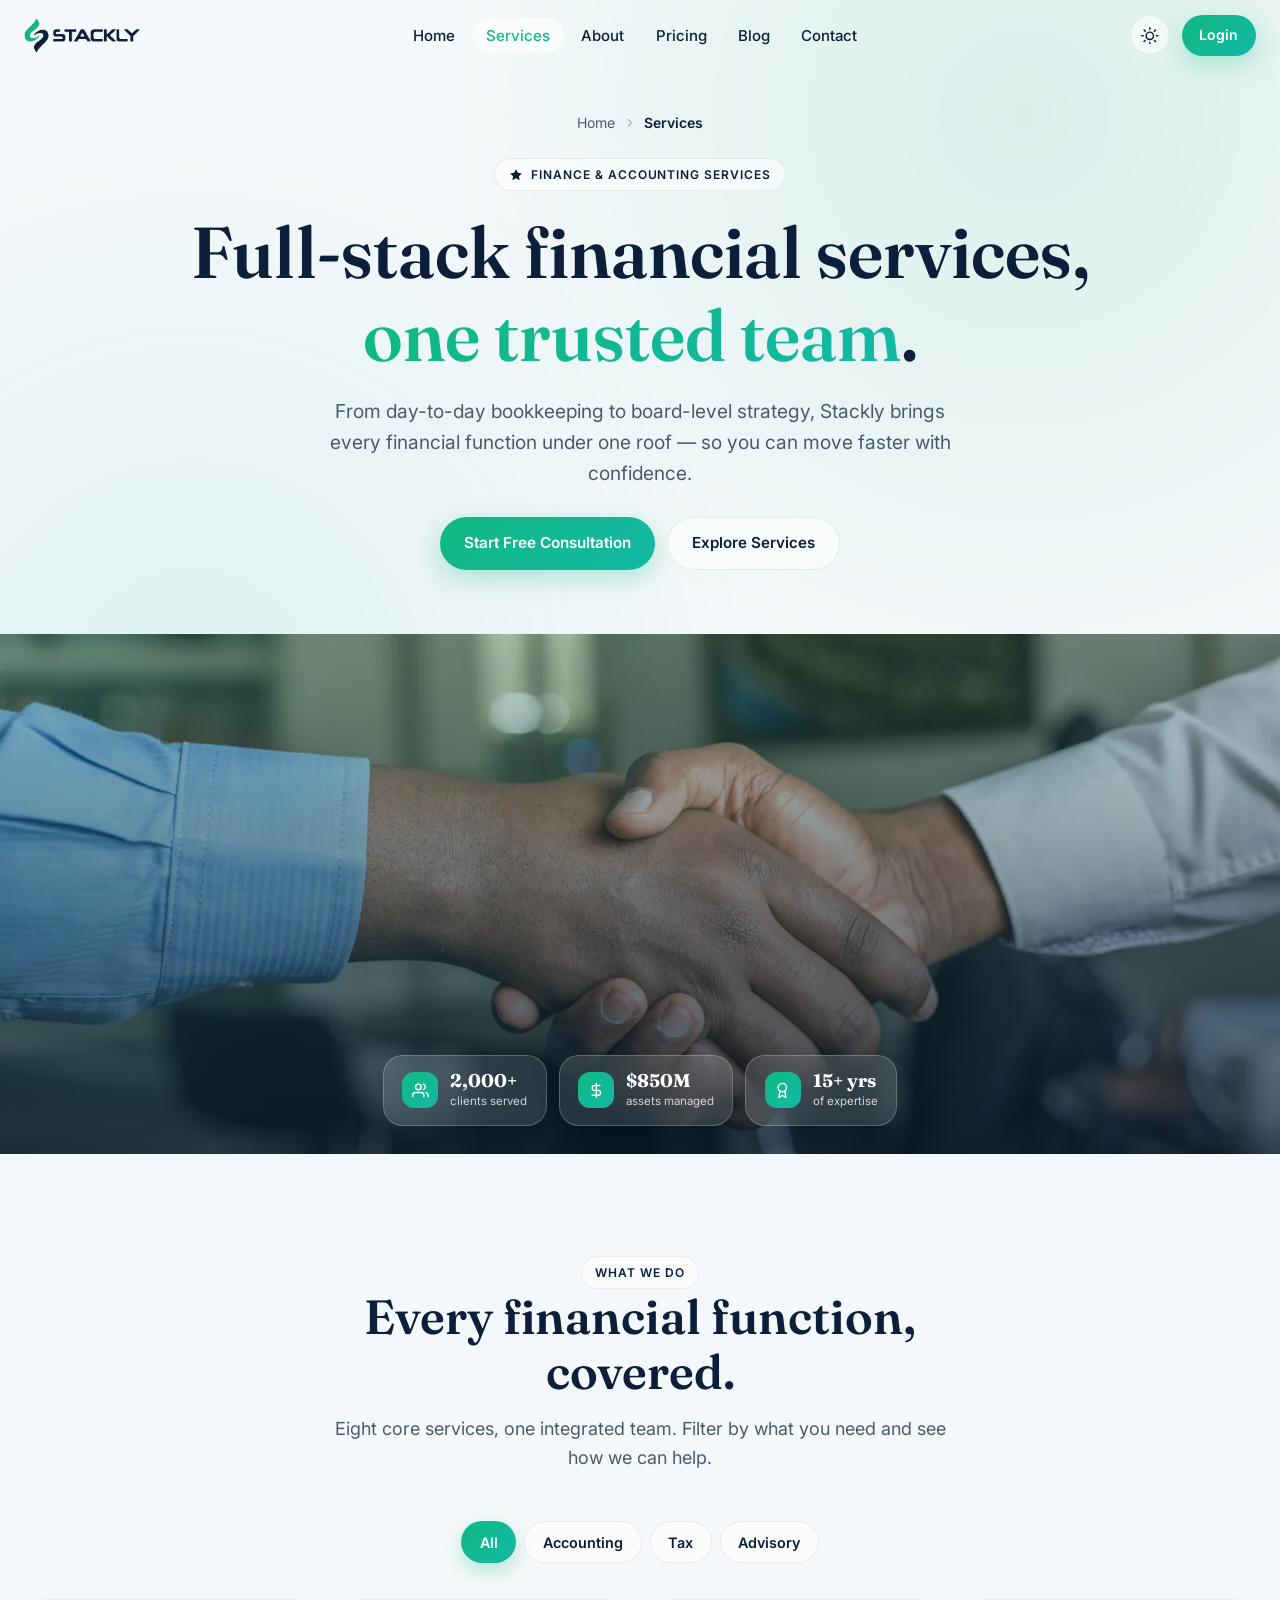
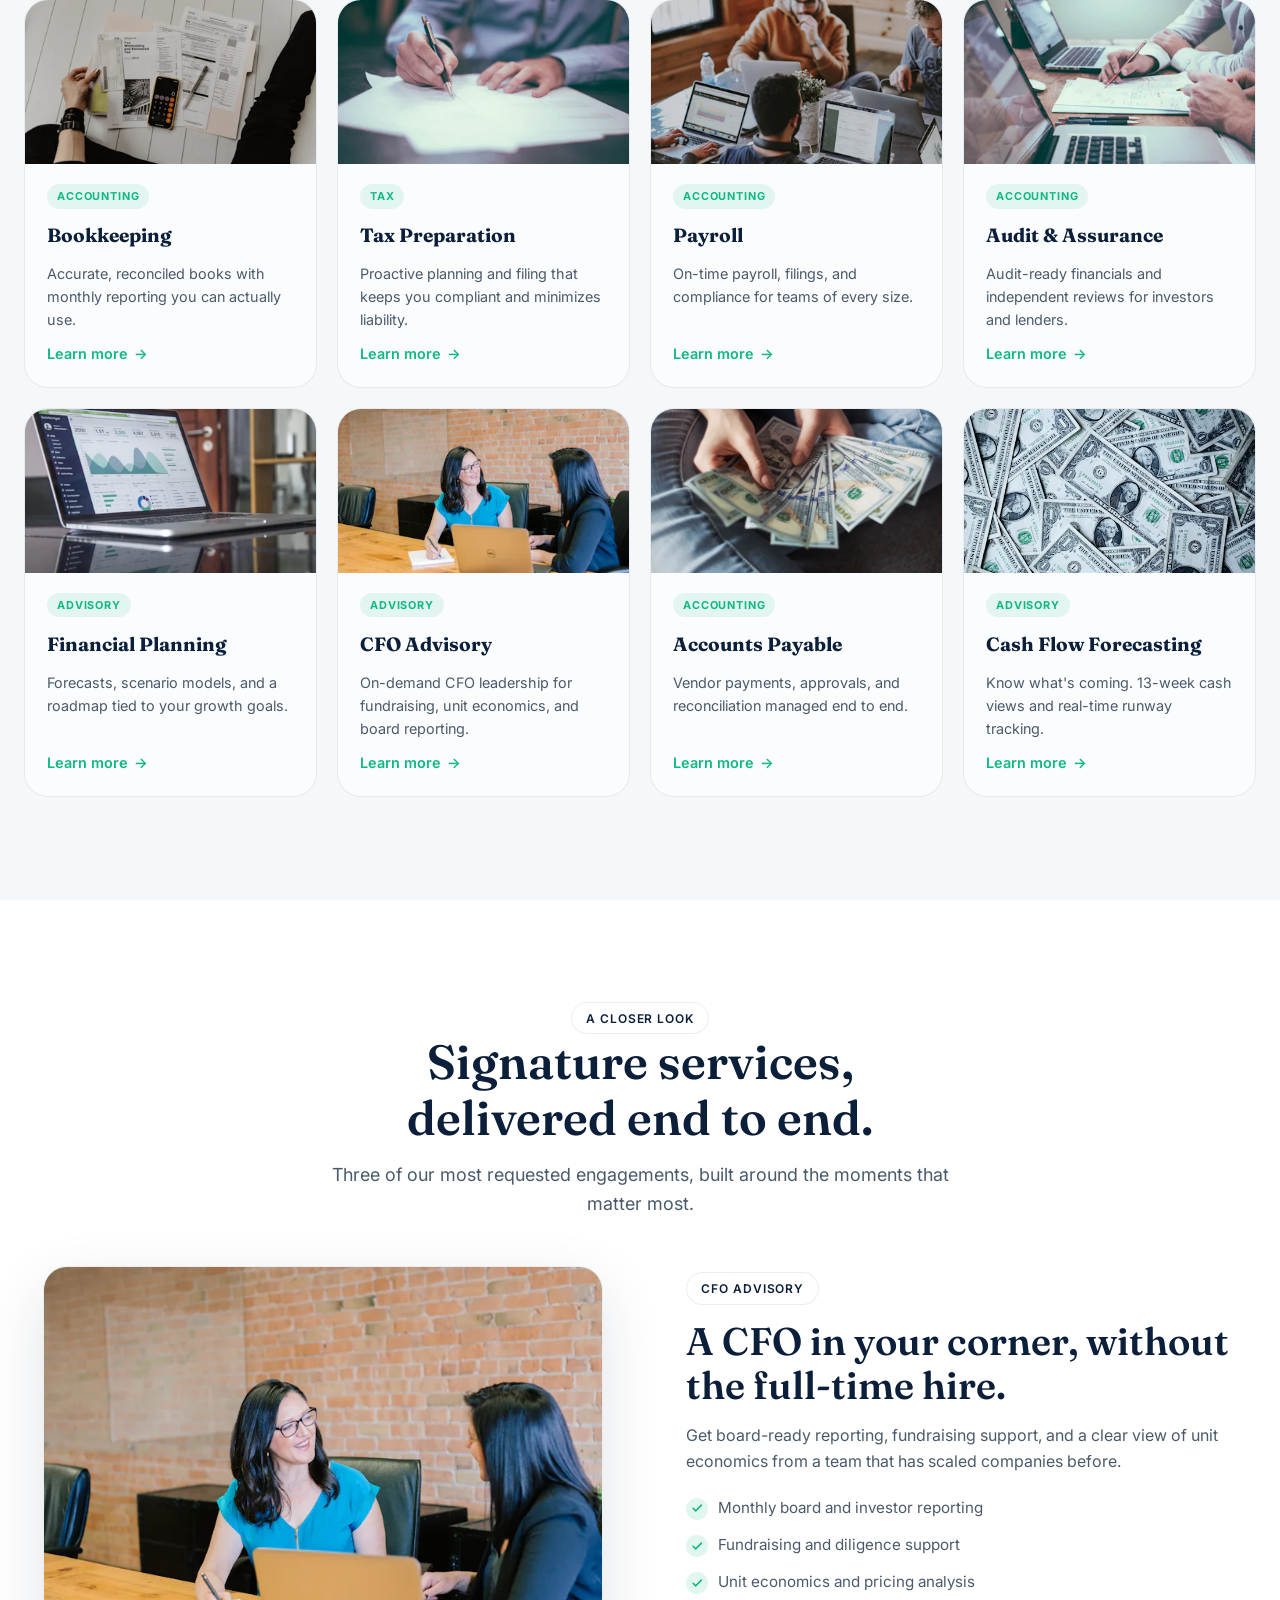
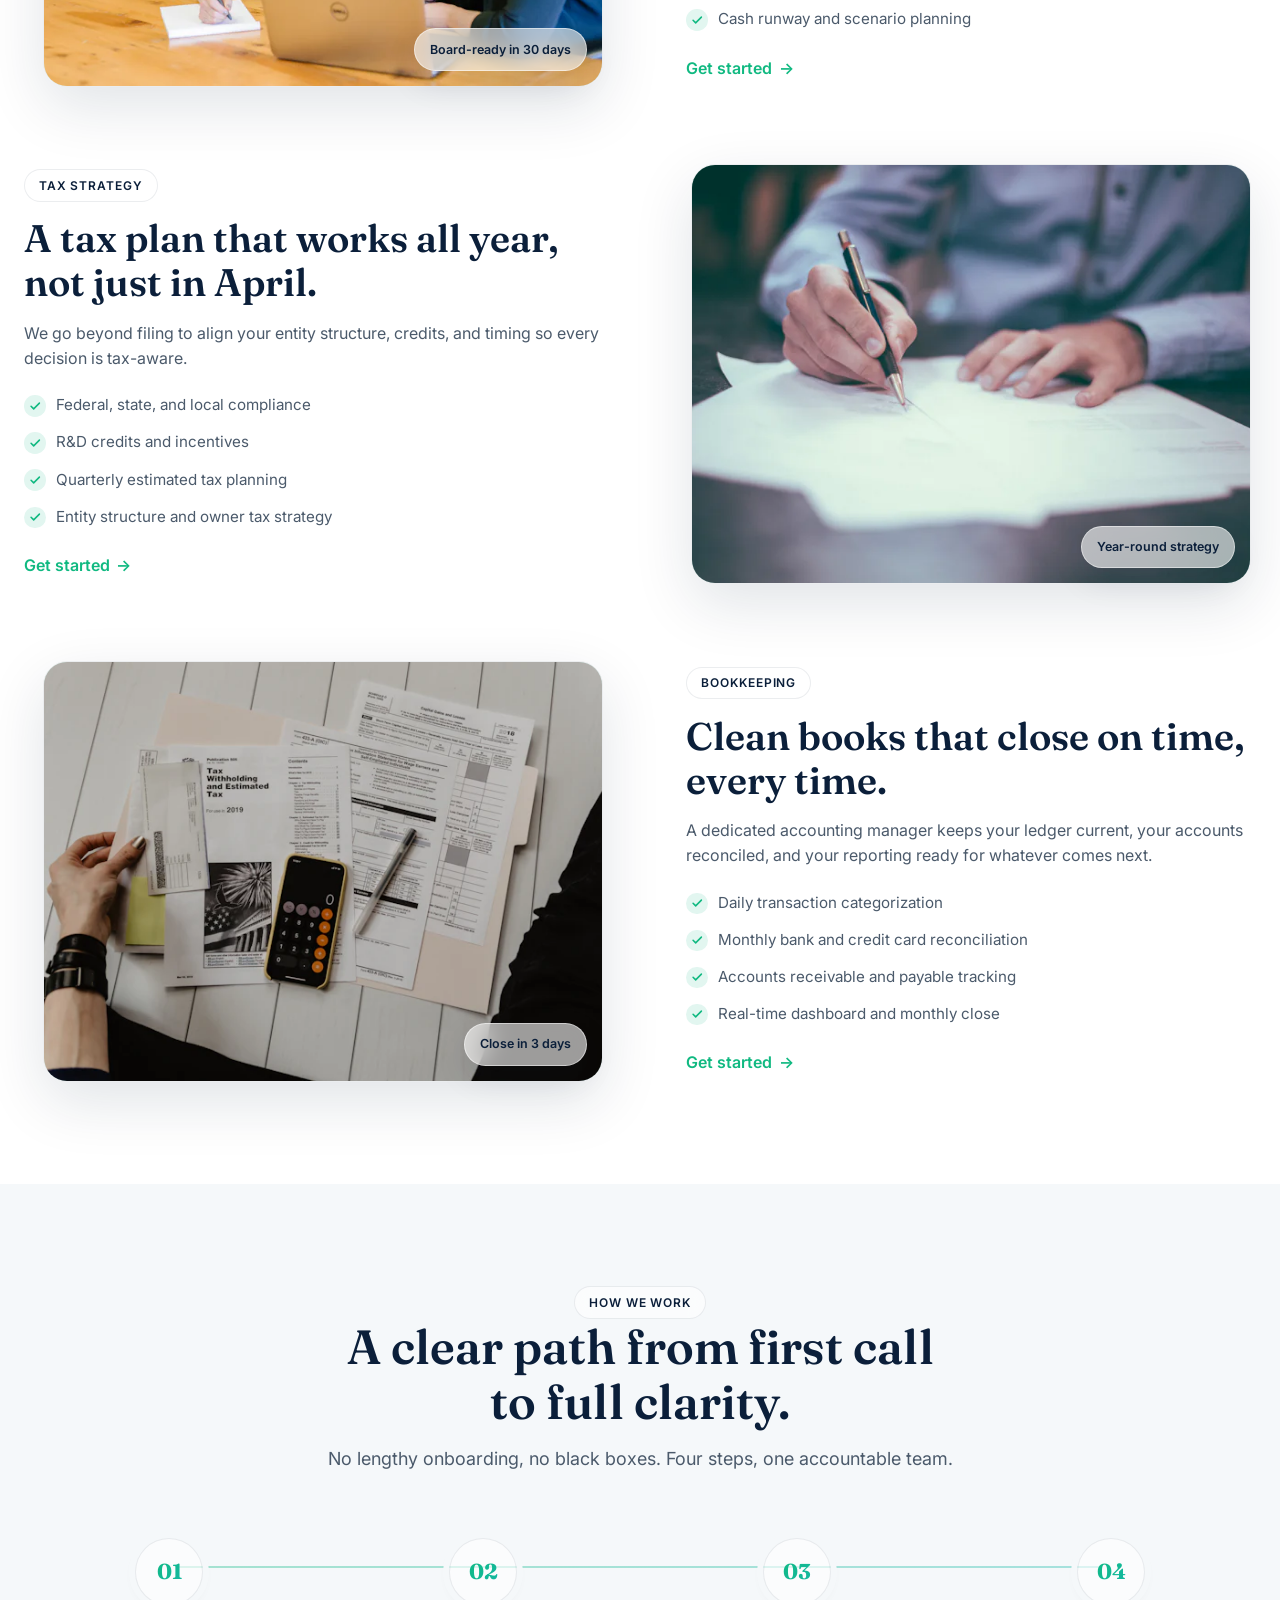
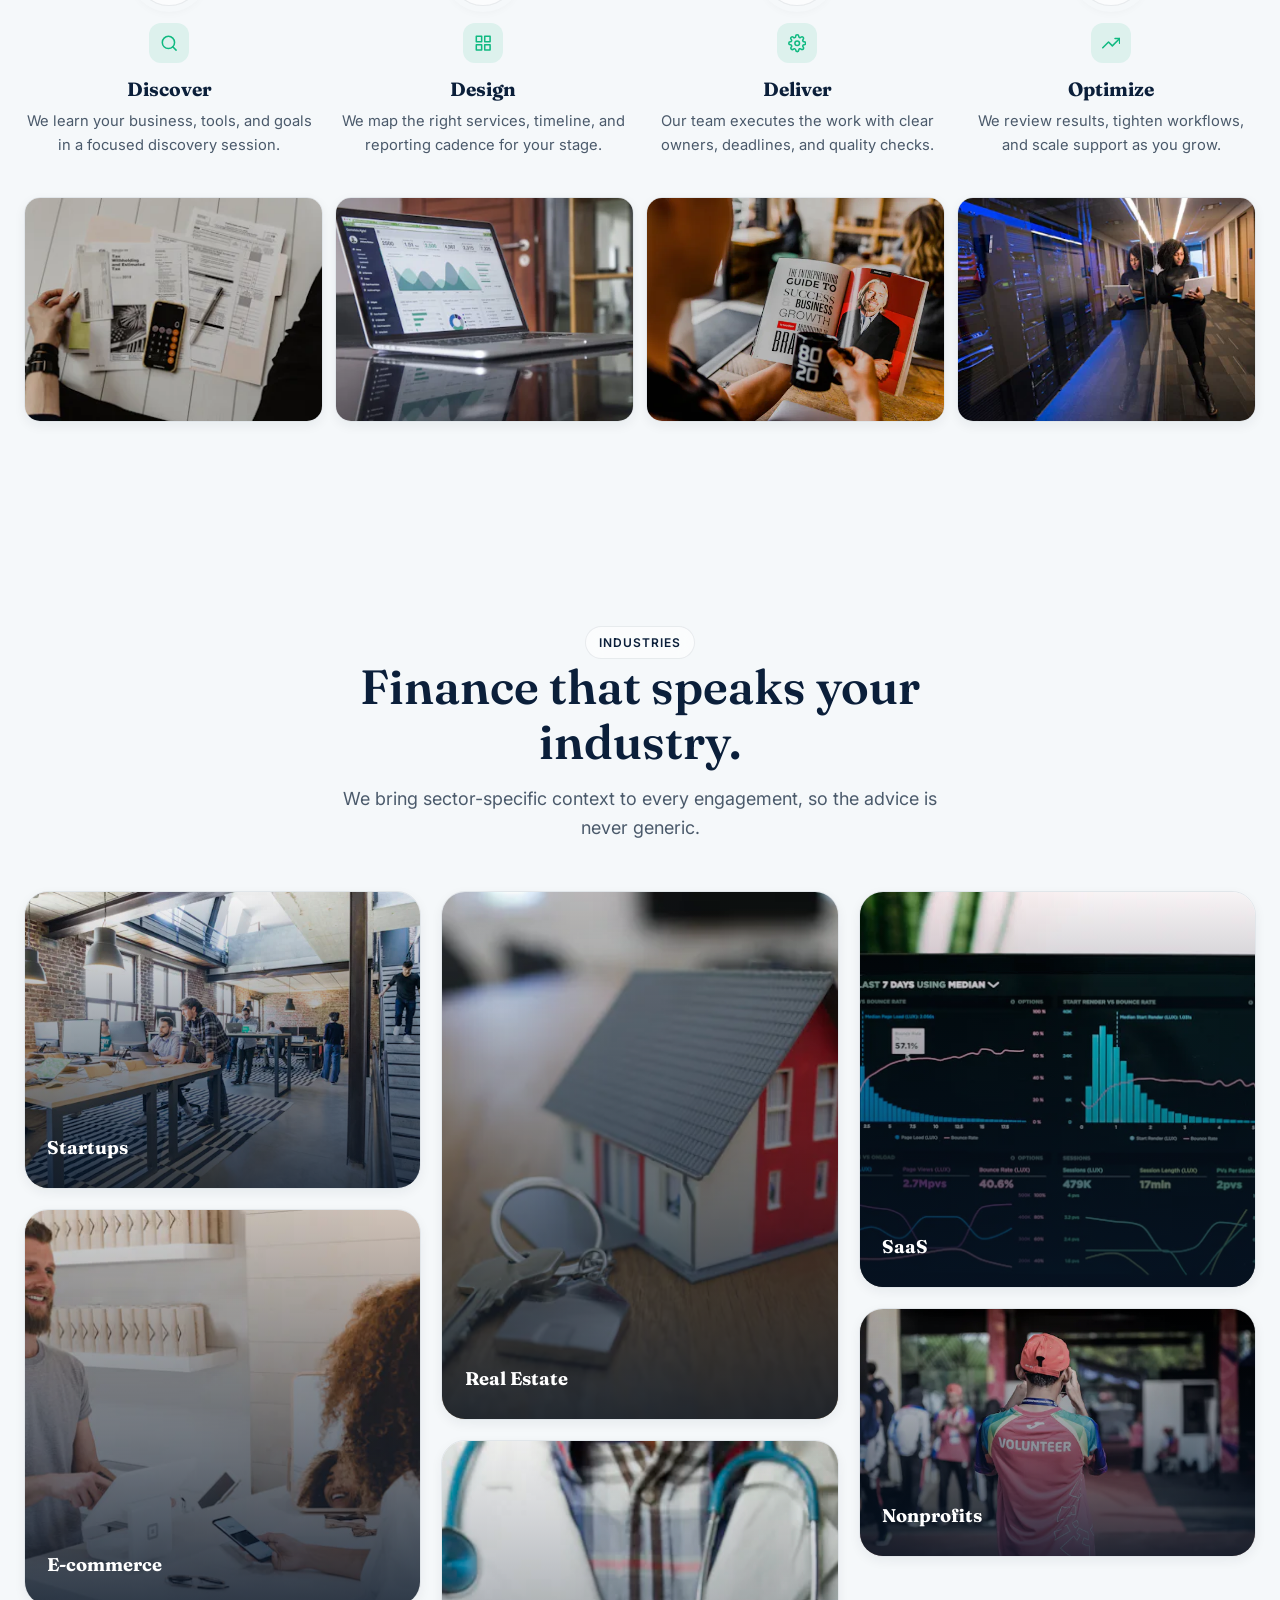
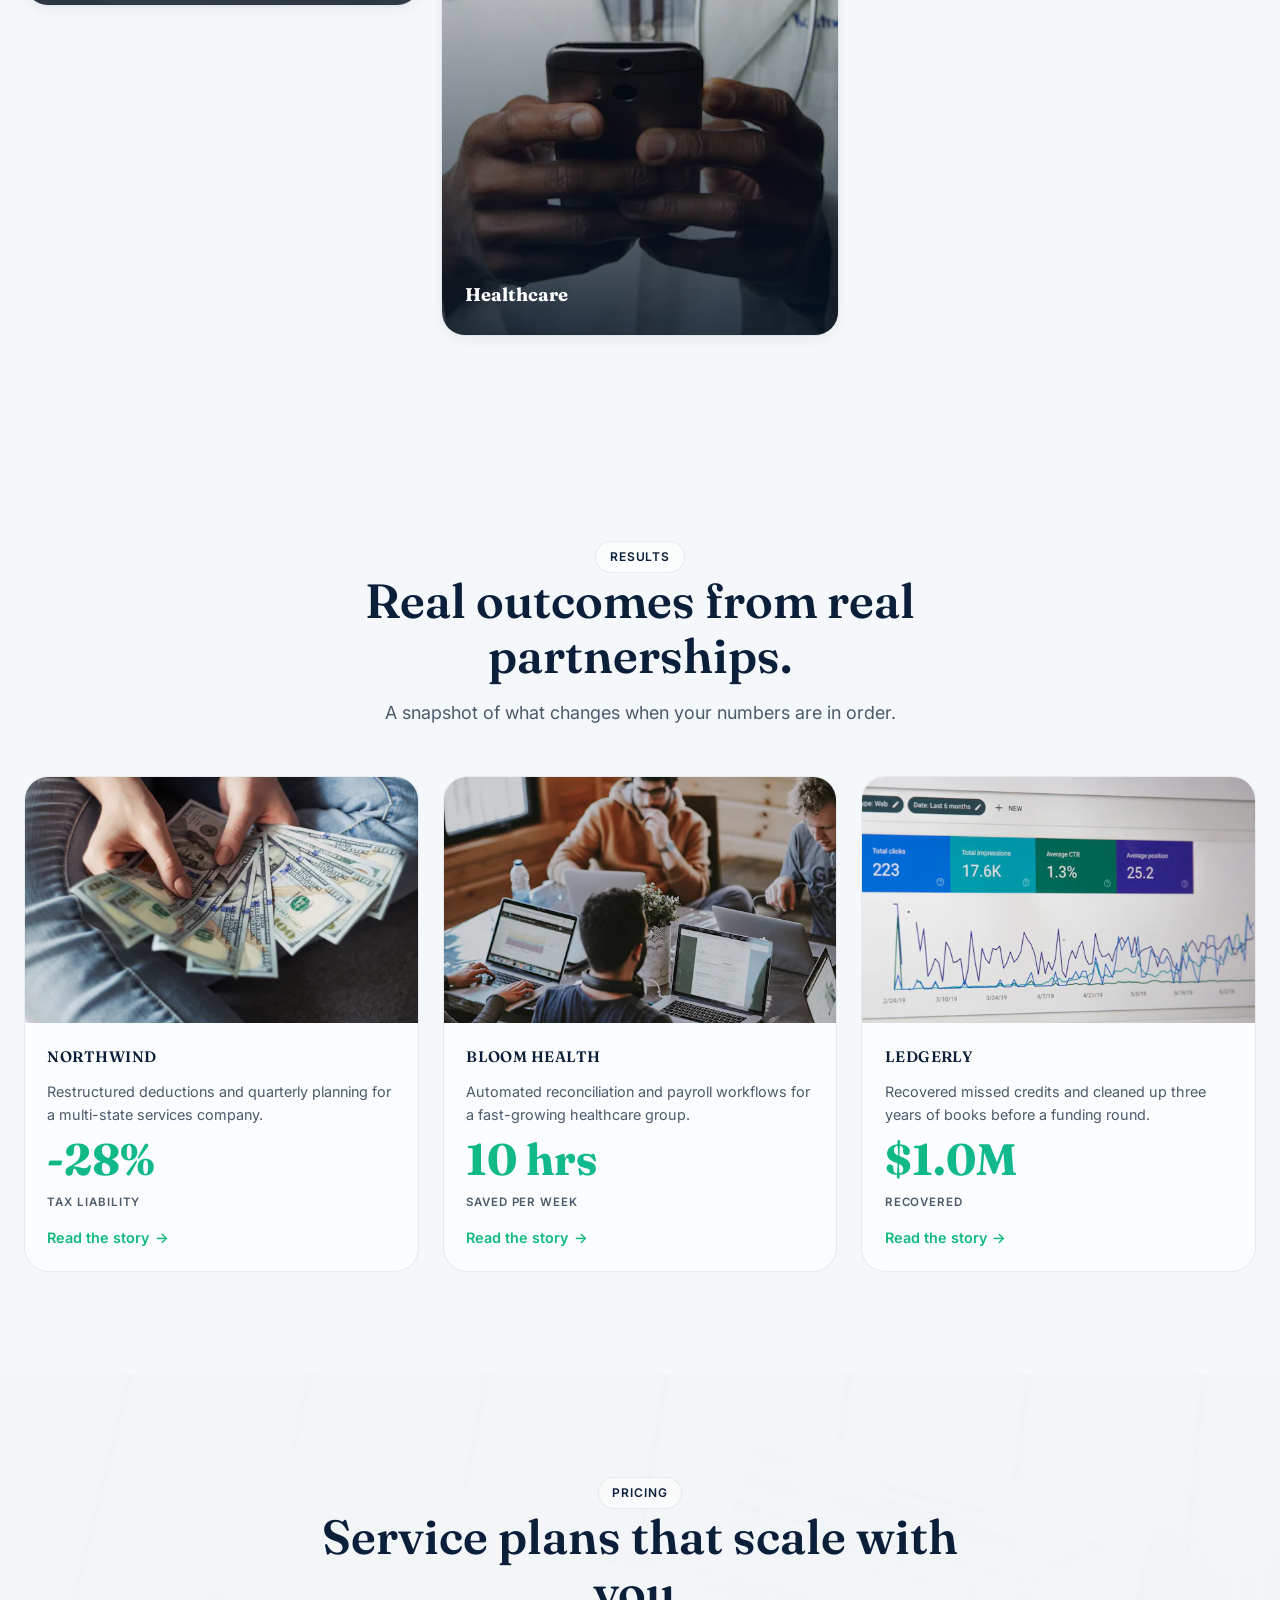
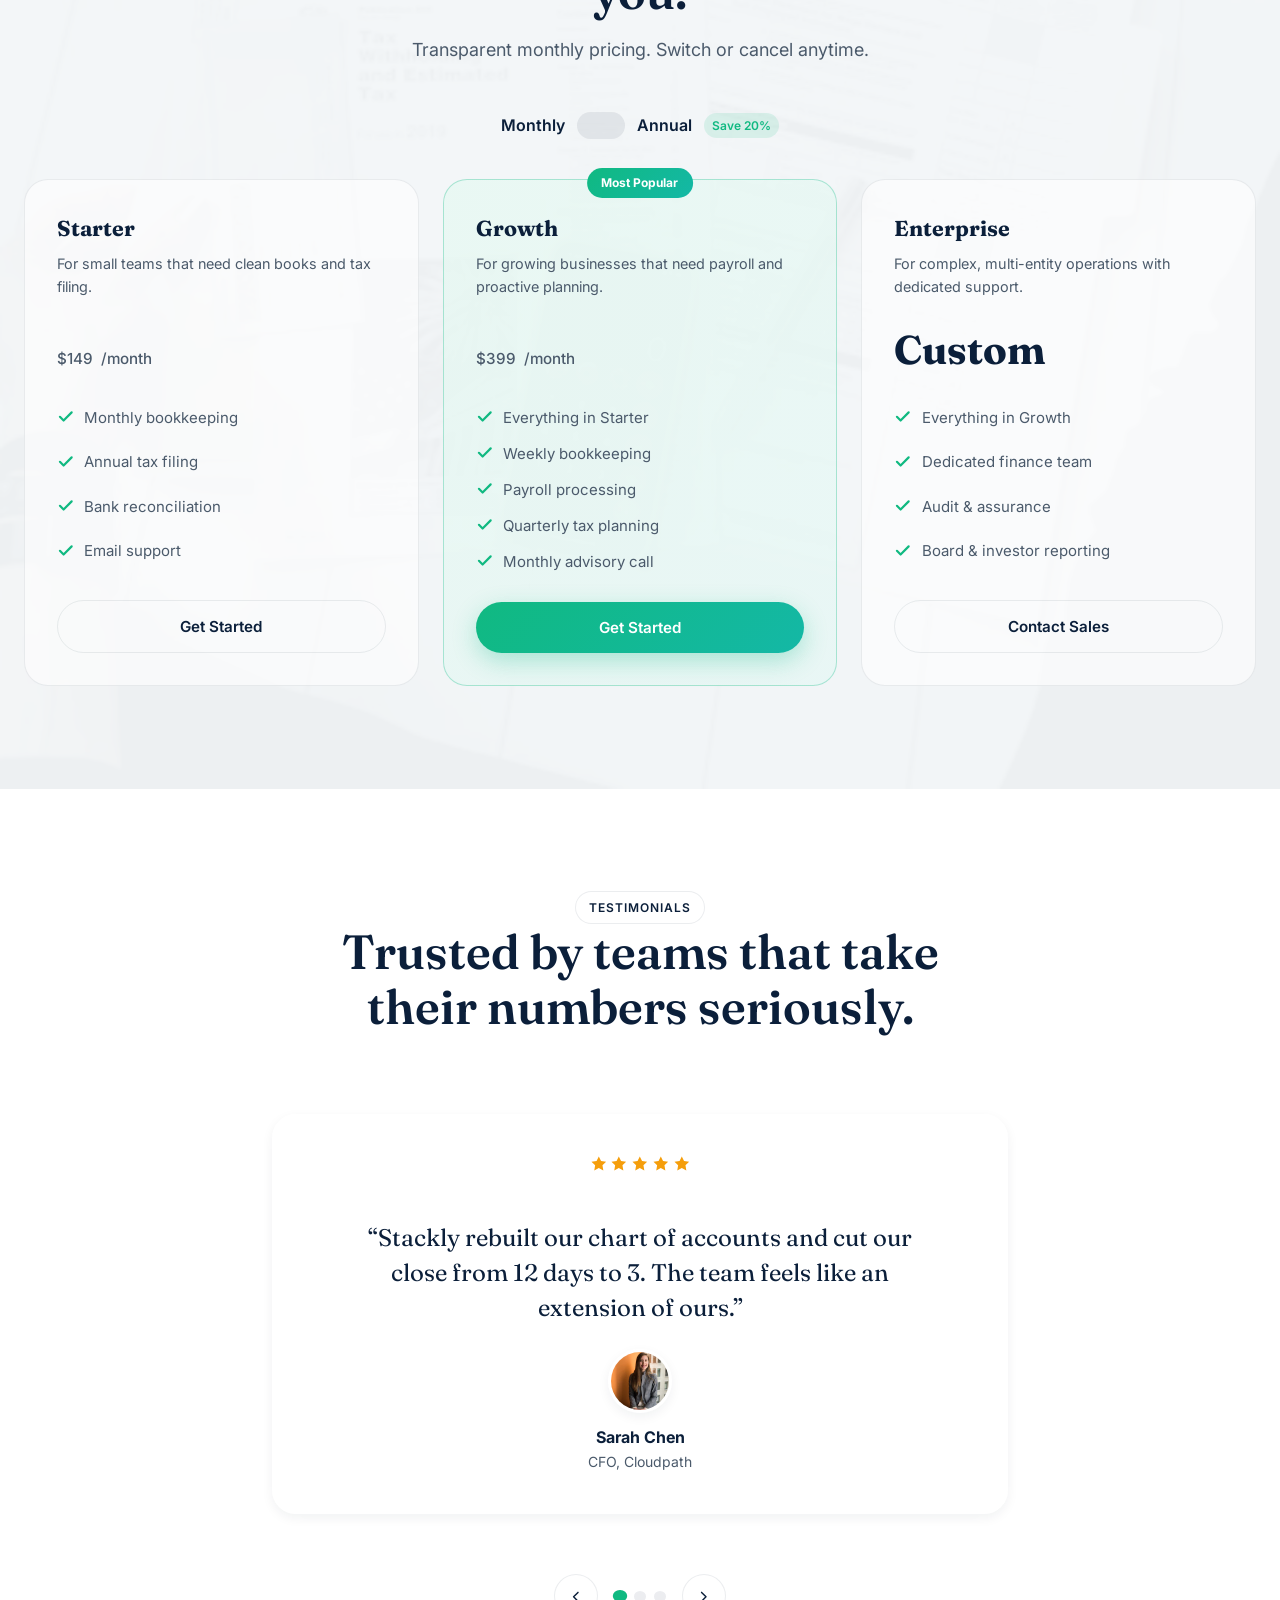
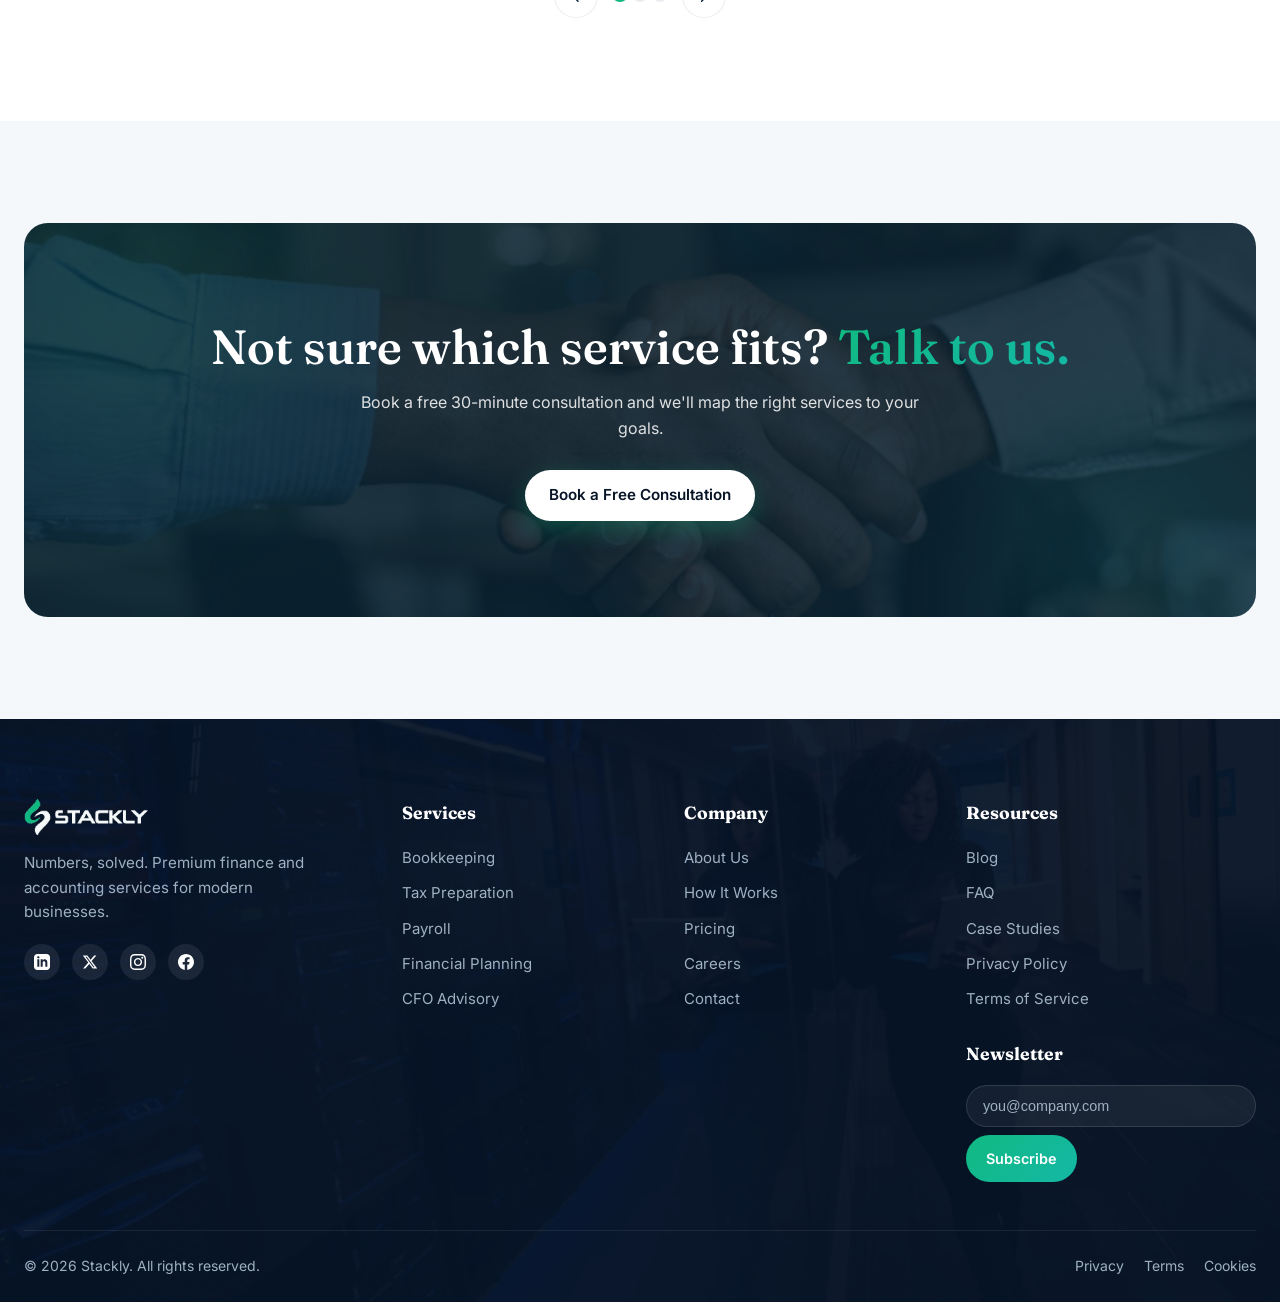
<file: services.html>
<!DOCTYPE html>
<html lang="en">
<head>
  <meta charset="UTF-8" />
  <meta name="viewport" content="width=device-width, initial-scale=1.0" />
  <meta name="description" content="Explore Stackly's full-stack finance and accounting services — bookkeeping, tax, payroll, audit, CFO advisory, AP, and cash flow forecasting." />
  <title>Services — Stackly Finance &amp; Accounting Service</title>
  <link rel="icon" href="data:image/svg+xml,%3Csvg xmlns='http://www.w3.org/2000/svg' viewBox='0 0 24 24'%3E%3Crect width='24' height='24' rx='6' fill='%2310B981'/%3E%3Cpath d='M7 12l3 3 7-7' stroke='%23fff' stroke-width='2.5' fill='none' stroke-linecap='round' stroke-linejoin='round'/%3E%3C/svg%3E" />

  <!-- Google Fonts -->
  <link rel="preconnect" href="https://fonts.googleapis.com" />
  <link rel="preconnect" href="https://fonts.gstatic.com" crossorigin />
  <link href="https://fonts.googleapis.com/css2?family=Fraunces:opsz,wght@9..144,400;9..144,600;9..144,700&family=Inter:wght@400;500;600;700&display=swap" rel="stylesheet" />

  <link rel="stylesheet" href="css/style.css" />
  <link rel="stylesheet" href="css/services.css" />
</head>
<body>

  <!-- ==================== HEADER ==================== -->
  <header class="header js-header">
    <div class="container">
      <a href="index.html" class="logo" aria-label="Stackly home">
        <img class="logo__img logo__img--light" src="images/logo/logo-stackly-on-light.webp" alt="Stackly" width="346" height="100" decoding="async" />
        <img class="logo__img logo__img--dark" src="images/logo/logo-stackly-on-dark.webp" alt="Stackly" width="346" height="100" decoding="async" />
      </a>

      <nav class="nav" aria-label="Main navigation">
        <ul class="nav__list">
          <li><a href="index.html" class="nav__link">Home</a></li>
          <li><a href="services.html" class="nav__link is-active" aria-current="page">Services</a></li>
          <li><a href="about.html" class="nav__link">About</a></li>
          <li><a href="pricing.html" class="nav__link">Pricing</a></li>
          <li><a href="blog.html" class="nav__link">Blog</a></li>
          <li><a href="contact.html" class="nav__link">Contact</a></li>
        </ul>
      </nav>

      <div class="header__actions">
        <button class="theme-toggle js-theme-toggle" type="button" aria-label="Toggle dark mode">
          <svg class="icon-sun" viewBox="0 0 24 24" fill="none" stroke="currentColor" stroke-width="2" stroke-linecap="round" stroke-linejoin="round" aria-hidden="true">
            <circle cx="12" cy="12" r="5" />
            <path d="M12 1v2M12 21v2M4.22 4.22l1.42 1.42M18.36 18.36l1.42 1.42M1 12h2M21 12h2M4.22 19.78l1.42-1.42M18.36 5.64l1.42-1.42" />
          </svg>
          <svg class="icon-moon" viewBox="0 0 24 24" fill="none" stroke="currentColor" stroke-width="2" stroke-linecap="round" stroke-linejoin="round" aria-hidden="true">
            <path d="M21 12.79A9 9 0 1 1 11.21 3 7 7 0 0 0 21 12.79z" />
          </svg>
        </button>
        <a href="login.html" class="btn btn--primary btn--small header__cta">Login</a>
        <button class="menu-toggle js-menu-toggle" type="button" aria-expanded="false" aria-label="Toggle menu">
          <svg class="icon-open" viewBox="0 0 24 24" fill="none" stroke="currentColor" stroke-width="2" stroke-linecap="round" stroke-linejoin="round" aria-hidden="true">
            <line x1="3" y1="6" x2="21" y2="6" />
            <line x1="3" y1="12" x2="21" y2="12" />
            <line x1="3" y1="18" x2="21" y2="18" />
          </svg>
          <svg class="icon-close" viewBox="0 0 24 24" fill="none" stroke="currentColor" stroke-width="2" stroke-linecap="round" stroke-linejoin="round" aria-hidden="true">
            <line x1="18" y1="6" x2="6" y2="18" />
            <line x1="6" y1="6" x2="18" y2="18" />
          </svg>
        </button>
      </div>
    </div>

    <div class="mobile-nav js-mobile-nav" aria-label="Mobile navigation">
      <ul class="mobile-nav__list">
        <li><a href="index.html" class="mobile-nav__link">Home</a></li>
        <li><a href="services.html" class="mobile-nav__link is-active" aria-current="page">Services</a></li>
        <li><a href="about.html" class="mobile-nav__link">About</a></li>
        <li><a href="pricing.html" class="mobile-nav__link">Pricing</a></li>
        <li><a href="blog.html" class="mobile-nav__link">Blog</a></li>
        <li><a href="contact.html" class="mobile-nav__link">Contact</a></li>
      </ul>
      <a href="login.html" class="btn btn--primary btn--small mobile-nav__cta">Login</a>
    </div>
  </header>

  <main id="top">

    <!-- ==================== HERO ==================== -->
    <section class="svc-hero" aria-labelledby="svc-hero-title">
      <div class="svc-hero__bg" aria-hidden="true"></div>
      <div class="container">
        <nav class="breadcrumb" aria-label="Breadcrumb">
          <a href="index.html">Home</a>
          <svg viewBox="0 0 24 24" fill="none" stroke="currentColor" stroke-width="2" stroke-linecap="round" stroke-linejoin="round" aria-hidden="true"><polyline points="9 18 15 12 9 6"/></svg>
          <span aria-current="page">Services</span>
        </nav>

        <span class="eyebrow reveal">
          <svg viewBox="0 0 24 24" width="14" height="14" fill="currentColor" aria-hidden="true"><path d="M12 2l3.09 6.26L22 9.27l-5 4.87 1.18 6.88L12 17.77l-6.18 3.25L7 14.14 2 9.27l6.91-1.01L12 2z"/></svg>
          Finance &amp; accounting services
        </span>

        <h1 id="svc-hero-title" class="heading h1 svc-hero__title reveal reveal--stagger-1">
          Full-stack financial services, <span class="gradient-text">one trusted team</span>.
        </h1>
        <p class="svc-hero__subtitle text-body reveal reveal--stagger-2">
          From day-to-day bookkeeping to board-level strategy, Stackly brings every financial function under one roof — so you can move faster with confidence.
        </p>
        <div class="btn-group svc-hero__actions reveal reveal--stagger-3">
          <a href="#contact" class="btn btn--primary">Start Free Consultation</a>
          <a href="#services" class="btn btn--ghost">Explore Services</a>
        </div>
      </div>

      <div class="svc-hero__band">
        <img
          class="svc-hero__img"
          src="images/photo-1521791136064-7986c2920216-w1400-q40.webp"
          alt="Stackly advisors shaking hands with a client after a successful consultation"
          width="1400"
          height="800"
          loading="lazy"
          decoding="async"
          onerror="this.src='images/photo-1556761175-b413da4baf72-w800-q45.webp'"
        />
        <div class="svc-hero__stats">
          <div class="svc-hero__stat">
            <span class="svc-hero__stat-icon" aria-hidden="true">
              <svg viewBox="0 0 24 24" fill="none" stroke="currentColor" stroke-width="2" stroke-linecap="round" stroke-linejoin="round"><path d="M17 21v-2a4 4 0 0 0-4-4H5a4 4 0 0 0-4 4v2"/><circle cx="9" cy="7" r="4"/><path d="M23 21v-2a4 4 0 0 0-3-3.87M16 3.13a4 4 0 0 1 0 7.75"/></svg>
            </span>
            <div>
              <div class="svc-hero__stat-value">2,000+</div>
              <div class="svc-hero__stat-label">clients served</div>
            </div>
          </div>
          <div class="svc-hero__stat">
            <span class="svc-hero__stat-icon" aria-hidden="true">
              <svg viewBox="0 0 24 24" fill="none" stroke="currentColor" stroke-width="2" stroke-linecap="round" stroke-linejoin="round"><path d="M12 2v20M17 5H9.5a3.5 3.5 0 0 0 0 7h5a3.5 3.5 0 0 1 0 7H6"/></svg>
            </span>
            <div>
              <div class="svc-hero__stat-value">$850M</div>
              <div class="svc-hero__stat-label">assets managed</div>
            </div>
          </div>
          <div class="svc-hero__stat">
            <span class="svc-hero__stat-icon" aria-hidden="true">
              <svg viewBox="0 0 24 24" fill="none" stroke="currentColor" stroke-width="2" stroke-linecap="round" stroke-linejoin="round"><circle cx="12" cy="8" r="6"/><path d="M15.477 12.89 17 22l-5-3-5 3 1.523-9.11"/></svg>
            </span>
            <div>
              <div class="svc-hero__stat-value">15+ yrs</div>
              <div class="svc-hero__stat-label">of expertise</div>
            </div>
          </div>
        </div>
      </div>
    </section>

    <!-- ==================== CORE SERVICES ==================== -->
    <section id="services" class="section" aria-labelledby="svc-services-title">
      <div class="container">
        <div class="section-header section-header--center reveal">
          <span class="eyebrow">What we do</span>
          <h2 id="svc-services-title" class="heading h2">Every financial function, covered.</h2>
          <p class="text-body">Eight core services, one integrated team. Filter by what you need and see how we can help.</p>
        </div>

        <div class="svc-filters reveal" role="group" aria-label="Filter services by category">
          <button class="svc-filter js-service-filter is-active" type="button" data-filter="all" aria-pressed="true">All</button>
          <button class="svc-filter js-service-filter" type="button" data-filter="accounting" aria-pressed="false">Accounting</button>
          <button class="svc-filter js-service-filter" type="button" data-filter="tax" aria-pressed="false">Tax</button>
          <button class="svc-filter js-service-filter" type="button" data-filter="advisory" aria-pressed="false">Advisory</button>
        </div>

        <div class="svc-grid js-service-grid svc-grid-reveal">
          <article class="card svc-card js-service-card" data-category="accounting">
            <div class="svc-card__media">
              <img
                src="images/photo-1554224155-6726b3ff858f-w400-q55.webp"
                alt="Accountant reviewing bookkeeping records and a calculator"
                width="400"
                height="225"
                loading="lazy"
                decoding="async"
                onerror="this.src='images/photo-1450101499163-c8848c66ca85-w400-q55.webp'"
              />
            </div>
            <div class="svc-card__body">
              <span class="svc-card__tag">Accounting</span>
              <h3 class="svc-card__title">Bookkeeping</h3>
              <p class="svc-card__text">Accurate, reconciled books with monthly reporting you can actually use.</p>
              <a href="#contact" class="svc-card__link">Learn more <span aria-hidden="true">→</span></a>
            </div>
          </article>

          <article class="card svc-card js-service-card" data-category="tax">
            <div class="svc-card__media">
              <img
                src="images/photo-1450101499163-c8848c66ca85-w400-q55.webp"
                alt="Tax preparation documents and calculator on a desk"
                width="400"
                height="225"
                loading="lazy"
                decoding="async"
                onerror="this.src='images/photo-1454165804606-c3d57bc86b40-w400-q55.webp'"
              />
            </div>
            <div class="svc-card__body">
              <span class="svc-card__tag">Tax</span>
              <h3 class="svc-card__title">Tax Preparation</h3>
              <p class="svc-card__text">Proactive planning and filing that keeps you compliant and minimizes liability.</p>
              <a href="#contact" class="svc-card__link">Learn more <span aria-hidden="true">→</span></a>
            </div>
          </article>

          <article class="card svc-card js-service-card" data-category="accounting">
            <div class="svc-card__media">
              <img
                src="images/photo-1521737711867-e3b97375f902-w400-q55.webp"
                alt="Team collaborating on payroll and HR tasks"
                width="400"
                height="225"
                loading="lazy"
                decoding="async"
                onerror="this.src='images/photo-1556761175-b413da4baf72-w400-q55.webp'"
              />
            </div>
            <div class="svc-card__body">
              <span class="svc-card__tag">Accounting</span>
              <h3 class="svc-card__title">Payroll</h3>
              <p class="svc-card__text">On-time payroll, filings, and compliance for teams of every size.</p>
              <a href="#contact" class="svc-card__link">Learn more <span aria-hidden="true">→</span></a>
            </div>
          </article>

          <article class="card svc-card js-service-card" data-category="accounting">
            <div class="svc-card__media">
              <img
                src="images/photo-1454165804606-c3d57bc86b40-w400-q55.webp"
                alt="Auditor reviewing financial documents and reports"
                width="400"
                height="225"
                loading="lazy"
                decoding="async"
                onerror="this.src='images/photo-1450101499163-c8848c66ca85-w400-q55.webp'"
              />
            </div>
            <div class="svc-card__body">
              <span class="svc-card__tag">Accounting</span>
              <h3 class="svc-card__title">Audit &amp; Assurance</h3>
              <p class="svc-card__text">Audit-ready financials and independent reviews for investors and lenders.</p>
              <a href="#contact" class="svc-card__link">Learn more <span aria-hidden="true">→</span></a>
            </div>
          </article>

          <article class="card svc-card js-service-card" data-category="advisory">
            <div class="svc-card__media">
              <img
                src="images/photo-1460925895917-afdab827c52f-w400-q55.webp"
                alt="Financial planning dashboard with charts and analytics"
                width="400"
                height="225"
                loading="lazy"
                decoding="async"
                onerror="this.src='images/photo-1526304640581-d334cdbbf45e-w500-q50.webp'"
              />
            </div>
            <div class="svc-card__body">
              <span class="svc-card__tag">Advisory</span>
              <h3 class="svc-card__title">Financial Planning</h3>
              <p class="svc-card__text">Forecasts, scenario models, and a roadmap tied to your growth goals.</p>
              <a href="#contact" class="svc-card__link">Learn more <span aria-hidden="true">→</span></a>
            </div>
          </article>

          <article class="card svc-card js-service-card" data-category="advisory">
            <div class="svc-card__media">
              <img
                src="images/photo-1551836022-d5d88e9218df-w400-q55.webp"
                alt="CFO advisor presenting strategy in a boardroom"
                width="400"
                height="225"
                loading="lazy"
                decoding="async"
                onerror="this.src='images/photo-1573164713988-8665fc963095-w400-q55.webp'"
              />
            </div>
            <div class="svc-card__body">
              <span class="svc-card__tag">Advisory</span>
              <h3 class="svc-card__title">CFO Advisory</h3>
              <p class="svc-card__text">On-demand CFO leadership for fundraising, unit economics, and board reporting.</p>
              <a href="#contact" class="svc-card__link">Learn more <span aria-hidden="true">→</span></a>
            </div>
          </article>

          <article class="card svc-card js-service-card" data-category="accounting">
            <div class="svc-card__media">
              <img
                src="images/photo-1553729459-efe14ef6055d-w600-q50.webp"
                alt="Finance team managing accounts payable and vendor payments"
                width="600"
                height="338"
                loading="lazy"
                decoding="async"
                onerror="this.src='images/photo-1554224155-6726b3ff858f-w400-q55.webp'"
              />
            </div>
            <div class="svc-card__body">
              <span class="svc-card__tag">Accounting</span>
              <h3 class="svc-card__title">Accounts Payable</h3>
              <p class="svc-card__text">Vendor payments, approvals, and reconciliation managed end to end.</p>
              <a href="#contact" class="svc-card__link">Learn more <span aria-hidden="true">→</span></a>
            </div>
          </article>

          <article class="card svc-card js-service-card" data-category="advisory">
            <div class="svc-card__media">
              <img
                src="images/photo-1526304640581-d334cdbbf45e-w500-q50.webp"
                alt="Cash flow forecasting charts and financial growth graph"
                width="500"
                height="333"
                loading="lazy"
                decoding="async"
                onerror="this.src='images/photo-1460925895917-afdab827c52f-w400-q55.webp'"
              />
            </div>
            <div class="svc-card__body">
              <span class="svc-card__tag">Advisory</span>
              <h3 class="svc-card__title">Cash Flow Forecasting</h3>
              <p class="svc-card__text">Know what's coming. 13-week cash views and real-time runway tracking.</p>
              <a href="#contact" class="svc-card__link">Learn more <span aria-hidden="true">→</span></a>
            </div>
          </article>
        </div>
      </div>
    </section>

    <!-- ==================== SERVICE SPOTLIGHT ==================== -->
    <section id="spotlight" class="section svc-spotlight" aria-labelledby="spotlight-title">
      <div class="container">
        <div class="section-header section-header--center reveal">
          <span class="eyebrow">A closer look</span>
          <h2 id="spotlight-title" class="heading h2">Signature services, delivered end to end.</h2>
          <p class="text-body">Three of our most requested engagements, built around the moments that matter most.</p>
        </div>

        <div class="svc-spotlight__list">
          <article class="svc-spot reveal">
            <div class="svc-spot__media">
              <div class="svc-spot__frame">
                <img
                  src="images/photo-1551836022-d5d88e9218df-w800-q50.webp"
                  alt="CFO advisory session in a modern boardroom"
                  width="800"
                  height="600"
                  loading="lazy"
                  decoding="async"
                  onerror="this.src='images/photo-1551836022-d5d88e9218df-w400-q55.webp'"
                />
              </div>
              <span class="svc-spot__badge">Board-ready in 30 days</span>
            </div>
            <div class="svc-spot__content">
              <span class="eyebrow">CFO Advisory</span>
              <h3 class="heading h2" style="font-size: clamp(1.75rem, 3vw, 2.4rem); margin-top: 0.9rem;">A CFO in your corner, without the full-time hire.</h3>
              <p class="text-body" style="margin-top: 1rem;">Get board-ready reporting, fundraising support, and a clear view of unit economics from a team that has scaled companies before.</p>
              <ul class="svc-spot__list">
                <li class="svc-spot__item"><span class="svc-spot__check"><svg viewBox="0 0 24 24" fill="none" stroke="currentColor" stroke-width="3" stroke-linecap="round" stroke-linejoin="round" aria-hidden="true"><polyline points="20 6 9 17 4 12"/></svg></span>Monthly board and investor reporting</li>
                <li class="svc-spot__item"><span class="svc-spot__check"><svg viewBox="0 0 24 24" fill="none" stroke="currentColor" stroke-width="3" stroke-linecap="round" stroke-linejoin="round" aria-hidden="true"><polyline points="20 6 9 17 4 12"/></svg></span>Fundraising and diligence support</li>
                <li class="svc-spot__item"><span class="svc-spot__check"><svg viewBox="0 0 24 24" fill="none" stroke="currentColor" stroke-width="3" stroke-linecap="round" stroke-linejoin="round" aria-hidden="true"><polyline points="20 6 9 17 4 12"/></svg></span>Unit economics and pricing analysis</li>
                <li class="svc-spot__item"><span class="svc-spot__check"><svg viewBox="0 0 24 24" fill="none" stroke="currentColor" stroke-width="3" stroke-linecap="round" stroke-linejoin="round" aria-hidden="true"><polyline points="20 6 9 17 4 12"/></svg></span>Cash runway and scenario planning</li>
              </ul>
              <a href="#contact" class="svc-spot__link">Get started <span aria-hidden="true">→</span></a>
            </div>
          </article>

          <article class="svc-spot svc-spot--reverse reveal">
            <div class="svc-spot__media">
              <div class="svc-spot__frame">
                <img
                  src="images/photo-1450101499163-c8848c66ca85-w800-q50.webp"
                  alt="Tax strategy documents and planning notes on a desk"
                  width="800"
                  height="600"
                  loading="lazy"
                  decoding="async"
                  onerror="this.src='images/photo-1450101499163-c8848c66ca85-w400-q55.webp'"
                />
              </div>
              <span class="svc-spot__badge">Year-round strategy</span>
            </div>
            <div class="svc-spot__content">
              <span class="eyebrow">Tax Strategy</span>
              <h3 class="heading h2" style="font-size: clamp(1.75rem, 3vw, 2.4rem); margin-top: 0.9rem;">A tax plan that works all year, not just in April.</h3>
              <p class="text-body" style="margin-top: 1rem;">We go beyond filing to align your entity structure, credits, and timing so every decision is tax-aware.</p>
              <ul class="svc-spot__list">
                <li class="svc-spot__item"><span class="svc-spot__check"><svg viewBox="0 0 24 24" fill="none" stroke="currentColor" stroke-width="3" stroke-linecap="round" stroke-linejoin="round" aria-hidden="true"><polyline points="20 6 9 17 4 12"/></svg></span>Federal, state, and local compliance</li>
                <li class="svc-spot__item"><span class="svc-spot__check"><svg viewBox="0 0 24 24" fill="none" stroke="currentColor" stroke-width="3" stroke-linecap="round" stroke-linejoin="round" aria-hidden="true"><polyline points="20 6 9 17 4 12"/></svg></span>R&amp;D credits and incentives</li>
                <li class="svc-spot__item"><span class="svc-spot__check"><svg viewBox="0 0 24 24" fill="none" stroke="currentColor" stroke-width="3" stroke-linecap="round" stroke-linejoin="round" aria-hidden="true"><polyline points="20 6 9 17 4 12"/></svg></span>Quarterly estimated tax planning</li>
                <li class="svc-spot__item"><span class="svc-spot__check"><svg viewBox="0 0 24 24" fill="none" stroke="currentColor" stroke-width="3" stroke-linecap="round" stroke-linejoin="round" aria-hidden="true"><polyline points="20 6 9 17 4 12"/></svg></span>Entity structure and owner tax strategy</li>
              </ul>
              <a href="#contact" class="svc-spot__link">Get started <span aria-hidden="true">→</span></a>
            </div>
          </article>

          <article class="svc-spot reveal">
            <div class="svc-spot__media">
              <div class="svc-spot__frame">
                <img
                  src="images/photo-1554224155-6726b3ff858f-w800-q70.webp"
                  alt="Monthly bookkeeping close with reconciled financial records"
                  width="800"
                  height="600"
                  loading="lazy"
                  decoding="async"
                  onerror="this.src='images/photo-1554224155-6726b3ff858f-w400-q55.webp'"
                />
              </div>
              <span class="svc-spot__badge">Close in 3 days</span>
            </div>
            <div class="svc-spot__content">
              <span class="eyebrow">Bookkeeping</span>
              <h3 class="heading h2" style="font-size: clamp(1.75rem, 3vw, 2.4rem); margin-top: 0.9rem;">Clean books that close on time, every time.</h3>
              <p class="text-body" style="margin-top: 1rem;">A dedicated accounting manager keeps your ledger current, your accounts reconciled, and your reporting ready for whatever comes next.</p>
              <ul class="svc-spot__list">
                <li class="svc-spot__item"><span class="svc-spot__check"><svg viewBox="0 0 24 24" fill="none" stroke="currentColor" stroke-width="3" stroke-linecap="round" stroke-linejoin="round" aria-hidden="true"><polyline points="20 6 9 17 4 12"/></svg></span>Daily transaction categorization</li>
                <li class="svc-spot__item"><span class="svc-spot__check"><svg viewBox="0 0 24 24" fill="none" stroke="currentColor" stroke-width="3" stroke-linecap="round" stroke-linejoin="round" aria-hidden="true"><polyline points="20 6 9 17 4 12"/></svg></span>Monthly bank and credit card reconciliation</li>
                <li class="svc-spot__item"><span class="svc-spot__check"><svg viewBox="0 0 24 24" fill="none" stroke="currentColor" stroke-width="3" stroke-linecap="round" stroke-linejoin="round" aria-hidden="true"><polyline points="20 6 9 17 4 12"/></svg></span>Accounts receivable and payable tracking</li>
                <li class="svc-spot__item"><span class="svc-spot__check"><svg viewBox="0 0 24 24" fill="none" stroke="currentColor" stroke-width="3" stroke-linecap="round" stroke-linejoin="round" aria-hidden="true"><polyline points="20 6 9 17 4 12"/></svg></span>Real-time dashboard and monthly close</li>
              </ul>
              <a href="#contact" class="svc-spot__link">Get started <span aria-hidden="true">→</span></a>
            </div>
          </article>
        </div>
      </div>
    </section>

    <!-- ==================== HOW WE WORK ==================== -->
    <section id="process" class="section svc-process" aria-labelledby="process-title">
      <div class="container">
        <div class="section-header section-header--center reveal">
          <span class="eyebrow">How we work</span>
          <h2 id="process-title" class="heading h2">A clear path from first call to full clarity.</h2>
          <p class="text-body">No lengthy onboarding, no black boxes. Four steps, one accountable team.</p>
        </div>

        <div class="svc-process__stepper reveal">
          <div class="svc-process__line" aria-hidden="true"></div>

          <article class="svc-step">
            <div class="svc-step__number"><span>01</span></div>
            <div class="svc-step__content">
              <span class="svc-step__icon" aria-hidden="true">
                <svg viewBox="0 0 24 24" fill="none" stroke="currentColor" stroke-width="2" stroke-linecap="round" stroke-linejoin="round"><circle cx="11" cy="11" r="8"/><line x1="21" y1="21" x2="16.65" y2="16.65"/></svg>
              </span>
              <h3 class="svc-step__title">Discover</h3>
              <p class="svc-step__text">We learn your business, tools, and goals in a focused discovery session.</p>
            </div>
          </article>

          <article class="svc-step">
            <div class="svc-step__number"><span>02</span></div>
            <div class="svc-step__content">
              <span class="svc-step__icon" aria-hidden="true">
                <svg viewBox="0 0 24 24" fill="none" stroke="currentColor" stroke-width="2" stroke-linecap="round" stroke-linejoin="round"><rect x="3" y="3" width="7" height="7"/><rect x="14" y="3" width="7" height="7"/><rect x="3" y="14" width="7" height="7"/><rect x="14" y="14" width="7" height="7"/></svg>
              </span>
              <h3 class="svc-step__title">Design</h3>
              <p class="svc-step__text">We map the right services, timeline, and reporting cadence for your stage.</p>
            </div>
          </article>

          <article class="svc-step">
            <div class="svc-step__number"><span>03</span></div>
            <div class="svc-step__content">
              <span class="svc-step__icon" aria-hidden="true">
                <svg viewBox="0 0 24 24" fill="none" stroke="currentColor" stroke-width="2" stroke-linecap="round" stroke-linejoin="round"><circle cx="12" cy="12" r="3"/><path d="M19.4 15a1.65 1.65 0 0 0 .33 1.82l.06.06a2 2 0 1 1-2.83 2.83l-.06-.06a1.65 1.65 0 0 0-1.82-.33 1.65 1.65 0 0 0-1 1.51V21a2 2 0 1 1-4 0v-.09A1.65 1.65 0 0 0 9 19.4a1.65 1.65 0 0 0-1.82.33l-.06.06a2 2 0 1 1-2.83-2.83l.06-.06a1.65 1.65 0 0 0 .33-1.82 1.65 1.65 0 0 0-1.51-1H3a2 2 0 1 1 0-4h.09A1.65 1.65 0 0 0 4.6 9a1.65 1.65 0 0 0-.33-1.82l-.06-.06a2 2 0 1 1 2.83-2.83l.06.06a1.65 1.65 0 0 0 1.82.33H9a1.65 1.65 0 0 0 1-1.51V3a2 2 0 1 1 4 0v.09a1.65 1.65 0 0 0 1 1.51 1.65 1.65 0 0 0 1.82-.33l.06-.06a2 2 0 1 1 2.83 2.83l-.06.06a1.65 1.65 0 0 0-.33 1.82V9a1.65 1.65 0 0 0 1.51 1H21a2 2 0 1 1 0 4h-.09a1.65 1.65 0 0 0-1.51 1z"/></svg>
              </span>
              <h3 class="svc-step__title">Deliver</h3>
              <p class="svc-step__text">Our team executes the work with clear owners, deadlines, and quality checks.</p>
            </div>
          </article>

          <article class="svc-step">
            <div class="svc-step__number"><span>04</span></div>
            <div class="svc-step__content">
              <span class="svc-step__icon" aria-hidden="true">
                <svg viewBox="0 0 24 24" fill="none" stroke="currentColor" stroke-width="2" stroke-linecap="round" stroke-linejoin="round"><polyline points="23 6 13.5 15.5 8.5 10.5 1 18"/><polyline points="17 6 23 6 23 12"/></svg>
              </span>
              <h3 class="svc-step__title">Optimize</h3>
              <p class="svc-step__text">We review results, tighten workflows, and scale support as you grow.</p>
            </div>
          </article>
        </div>

        <div class="svc-process__strip reveal">
          <img
            src="images/photo-1554224155-6726b3ff858f-w400-q55.webp"
            alt="Accounting documents and calculator on a desk"
            width="400"
            height="300"
            loading="lazy"
            decoding="async"
            onerror="this.src='images/photo-1450101499163-c8848c66ca85-w400-q55.webp'"
          />
          <img
            src="images/photo-1460925895917-afdab827c52f-w400-q55.webp"
            alt="Financial analytics dashboard on a laptop screen"
            width="400"
            height="300"
            loading="lazy"
            decoding="async"
            onerror="this.src='images/photo-1551288049-bebda4e38f71-w400-q55.webp'"
          />
          <img
            src="images/photo-1554774853-aae0a22c8aa4-w600-q50.webp"
            alt="Stackly advisors collaborating in a client meeting"
            width="600"
            height="450"
            loading="lazy"
            decoding="async"
            onerror="this.src='images/photo-1521737711867-e3b97375f902-w400-q55.webp'"
          />
          <img
            src="images/photo-1573164713988-8665fc963095-w400-q55.webp"
            alt="Modern Stackly office with a collaborative team"
            width="400"
            height="300"
            loading="lazy"
            decoding="async"
            onerror="this.src='images/photo-1556761175-b413da4baf72-w400-q55.webp'"
          />
        </div>
      </div>
    </section>

    <!-- ==================== INDUSTRIES ==================== -->
    <section id="industries" class="section" aria-labelledby="industries-title">
      <div class="container">
        <div class="section-header section-header--center reveal">
          <span class="eyebrow">Industries</span>
          <h2 id="industries-title" class="heading h2">Finance that speaks your industry.</h2>
          <p class="text-body">We bring sector-specific context to every engagement, so the advice is never generic.</p>
        </div>

        <div class="svc-industries__grid reveal">
          <a href="#contact" class="svc-industry">
            <img
              src="images/photo-1559136555-9303baea8ebd-w600-q50.webp"
              alt="Startup team working in a bright open office"
              width="600"
              height="450"
              loading="lazy"
              decoding="async"
              onerror="this.src='images/photo-1559136555-9303baea8ebd-w400-q55.webp'"
            />
            <div class="svc-industry__content">
              <h3 class="svc-industry__title">Startups</h3>
              <p class="svc-industry__text">Runway, burn, and cap table support from seed to Series C.</p>
            </div>
          </a>

          <a href="#contact" class="svc-industry">
            <img
              src="images/photo-1556742049-0cfed4f6a45d-w600-q50.webp"
              alt="E-commerce checkout and online shopping experience"
              width="600"
              height="600"
              loading="lazy"
              decoding="async"
              onerror="this.src='images/photo-1556742049-0cfed4f6a45d-w400-q55.webp'"
            />
            <div class="svc-industry__content">
              <h3 class="svc-industry__title">E-commerce</h3>
              <p class="svc-industry__text">Inventory, channel reconciliation, and sales tax without the spreadsheet chaos.</p>
            </div>
          </a>

          <a href="#contact" class="svc-industry">
            <img
              src="images/photo-1560518883-ce09059eeffa-w600-q50.webp"
              alt="Real estate keys and property investment planning"
              width="600"
              height="800"
              loading="lazy"
              decoding="async"
              onerror="this.src='images/photo-1560518883-ce09059eeffa-w400-q55.webp'"
            />
            <div class="svc-industry__content">
              <h3 class="svc-industry__title">Real Estate</h3>
              <p class="svc-industry__text">Property-level P&amp;L, depreciation, and investor reporting.</p>
            </div>
          </a>

          <a href="#contact" class="svc-industry">
            <img
              src="images/photo-1576091160399-112ba8d25d1d-w600-q50.webp"
              alt="Healthcare professional reviewing patient services"
              width="600"
              height="750"
              loading="lazy"
              decoding="async"
              onerror="this.src='images/photo-1576091160399-112ba8d25d1d-w400-q55.webp'"
            />
            <div class="svc-industry__content">
              <h3 class="svc-industry__title">Healthcare</h3>
              <p class="svc-industry__text">Compliance, billing workflows, and provider accounting.</p>
            </div>
          </a>

          <a href="#contact" class="svc-industry">
            <img
              src="images/photo-1551288049-bebda4e38f71-w600-q50.webp"
              alt="SaaS analytics dashboard with subscription metrics"
              width="600"
              height="600"
              loading="lazy"
              decoding="async"
              onerror="this.src='images/photo-1551288049-bebda4e38f71-w400-q55.webp'"
            />
            <div class="svc-industry__content">
              <h3 class="svc-industry__title">SaaS</h3>
              <p class="svc-industry__text">MRR, churn, CAC, and revenue recognition built for subscription models.</p>
            </div>
          </a>

          <a href="#contact" class="svc-industry">
            <img
              src="images/photo-1559027615-cd4628902d4a-w600-q50.webp"
              alt="Nonprofit volunteers collaborating on community work"
              width="600"
              height="375"
              loading="lazy"
              decoding="async"
              onerror="this.src='images/photo-1559027615-cd4628902d4a-w400-q55.webp'"
            />
            <div class="svc-industry__content">
              <h3 class="svc-industry__title">Nonprofits</h3>
              <p class="svc-industry__text">Grant tracking, donor reporting, and 990 preparation.</p>
            </div>
          </a>
        </div>
      </div>
    </section>

    <!-- ==================== CASE STUDIES ==================== -->
    <section id="case-studies" class="section" aria-labelledby="cases-title">
      <div class="container">
        <div class="section-header section-header--center reveal">
          <span class="eyebrow">Results</span>
          <h2 id="cases-title" class="heading h2">Real outcomes from real partnerships.</h2>
          <p class="text-body">A snapshot of what changes when your numbers are in order.</p>
        </div>

        <div class="svc-cases__grid reveal">
          <article class="card svc-case">
            <div class="svc-case__media">
              <img
                src="images/photo-1553729459-efe14ef6055d-w600-q50.webp"
                alt="Finance and tax planning imagery with coins and charts"
                width="600"
                height="375"
                loading="lazy"
                decoding="async"
                onerror="this.src='images/photo-1554224155-6726b3ff858f-w400-q55.webp'"
              />
            </div>
            <div class="svc-case__body">
              <span class="svc-case__client">Northwind</span>
              <p class="svc-case__text">Restructured deductions and quarterly planning for a multi-state services company.</p>
              <div class="svc-case__metric"><span class="js-counter" data-target="32" data-prefix="-" data-suffix="%">0</span></div>
              <span class="svc-case__metric-label">Tax liability</span>
              <a href="#contact" class="svc-case__link">Read the story <span aria-hidden="true">→</span></a>
            </div>
          </article>

          <article class="card svc-case">
            <div class="svc-case__media">
              <img
                src="images/photo-1521737711867-e3b97375f902-w600-q50.webp"
                alt="Healthcare team collaborating on payroll and operations"
                width="600"
                height="375"
                loading="lazy"
                decoding="async"
                onerror="this.src='images/photo-1556761175-b413da4baf72-w400-q55.webp'"
              />
            </div>
            <div class="svc-case__body">
              <span class="svc-case__client">Bloom Health</span>
              <p class="svc-case__text">Automated reconciliation and payroll workflows for a fast-growing healthcare group.</p>
              <div class="svc-case__metric"><span class="js-counter" data-target="12" data-suffix=" hrs">0</span></div>
              <span class="svc-case__metric-label">Saved per week</span>
              <a href="#contact" class="svc-case__link">Read the story <span aria-hidden="true">→</span></a>
            </div>
          </article>

          <article class="card svc-case">
            <div class="svc-case__media">
              <img
                src="images/photo-1560472354-b33ff0c44a43-w600-q50.webp"
                alt="Business growth chart representing recovered revenue"
                width="600"
                height="375"
                loading="lazy"
                decoding="async"
                onerror="this.src='images/photo-1460925895917-afdab827c52f-w400-q55.webp'"
              />
            </div>
            <div class="svc-case__body">
              <span class="svc-case__client">Ledgerly</span>
              <p class="svc-case__text">Recovered missed credits and cleaned up three years of books before a funding round.</p>
              <div class="svc-case__metric"><span class="js-counter" data-target="1.2" data-prefix="$" data-suffix="M" data-decimals="1">0</span></div>
              <span class="svc-case__metric-label">Recovered</span>
              <a href="#contact" class="svc-case__link">Read the story <span aria-hidden="true">→</span></a>
            </div>
          </article>
        </div>
      </div>
    </section>

    <!-- ==================== PRICING ==================== -->
    <section id="pricing" class="section pricing" aria-labelledby="pricing-title">
      <img
        class="pricing__bg"
        src="images/photo-1554224155-6726b3ff858f-w600-q50.webp"
        alt=""
        width="600"
        height="400"
        loading="lazy"
        decoding="async"
        aria-hidden="true"
        onerror="this.src='images/photo-1553729459-efe14ef6055d-w600-q50.webp'"
      />
      <div class="container">
        <div class="section-header section-header--center reveal">
          <span class="eyebrow">Pricing</span>
          <h2 id="pricing-title" class="heading h2">Service plans that scale with you.</h2>
          <p class="text-body">Transparent monthly pricing. Switch or cancel anytime.</p>
        </div>

        <div class="pricing__toggle reveal" role="group" aria-label="Billing cycle">
          <span class="pricing__toggle-label">Monthly</span>
          <button class="pricing__switch js-pricing-switch" type="button" role="switch" aria-checked="false" aria-label="Toggle annual billing"></button>
          <span class="pricing__toggle-label">Annual</span>
          <span class="pricing__save">Save 20%</span>
        </div>

        <div class="pricing__grid">
          <article class="card pricing-card reveal reveal--stagger-1">
            <h3 class="pricing-card__name">Starter</h3>
            <p class="pricing-card__desc">For small teams that need clean books and tax filing.</p>
            <div class="pricing-card__price">
              <span class="js-price-monthly">$149</span>
              <span class="js-price-annual" hidden>$1,430</span>
              <span class="js-price-period">/month</span>
            </div>
            <ul class="pricing-card__features">
              <li class="pricing-card__feature"><svg viewBox="0 0 24 24" fill="none" stroke="currentColor" stroke-width="3" stroke-linecap="round" stroke-linejoin="round" aria-hidden="true"><polyline points="20 6 9 17 4 12"/></svg>Monthly bookkeeping</li>
              <li class="pricing-card__feature"><svg viewBox="0 0 24 24" fill="none" stroke="currentColor" stroke-width="3" stroke-linecap="round" stroke-linejoin="round" aria-hidden="true"><polyline points="20 6 9 17 4 12"/></svg>Annual tax filing</li>
              <li class="pricing-card__feature"><svg viewBox="0 0 24 24" fill="none" stroke="currentColor" stroke-width="3" stroke-linecap="round" stroke-linejoin="round" aria-hidden="true"><polyline points="20 6 9 17 4 12"/></svg>Bank reconciliation</li>
              <li class="pricing-card__feature"><svg viewBox="0 0 24 24" fill="none" stroke="currentColor" stroke-width="3" stroke-linecap="round" stroke-linejoin="round" aria-hidden="true"><polyline points="20 6 9 17 4 12"/></svg>Email support</li>
            </ul>
            <a href="#contact" class="btn btn--outline pricing-card__btn">Get Started</a>
          </article>

          <article class="card pricing-card pricing-card--popular reveal reveal--stagger-2">
            <span class="pricing-card__badge">Most Popular</span>
            <h3 class="pricing-card__name">Growth</h3>
            <p class="pricing-card__desc">For growing businesses that need payroll and proactive planning.</p>
            <div class="pricing-card__price">
              <span class="js-price-monthly">$399</span>
              <span class="js-price-annual" hidden>$3,830</span>
              <span class="js-price-period">/month</span>
            </div>
            <ul class="pricing-card__features">
              <li class="pricing-card__feature"><svg viewBox="0 0 24 24" fill="none" stroke="currentColor" stroke-width="3" stroke-linecap="round" stroke-linejoin="round" aria-hidden="true"><polyline points="20 6 9 17 4 12"/></svg>Everything in Starter</li>
              <li class="pricing-card__feature"><svg viewBox="0 0 24 24" fill="none" stroke="currentColor" stroke-width="3" stroke-linecap="round" stroke-linejoin="round" aria-hidden="true"><polyline points="20 6 9 17 4 12"/></svg>Weekly bookkeeping</li>
              <li class="pricing-card__feature"><svg viewBox="0 0 24 24" fill="none" stroke="currentColor" stroke-width="3" stroke-linecap="round" stroke-linejoin="round" aria-hidden="true"><polyline points="20 6 9 17 4 12"/></svg>Payroll processing</li>
              <li class="pricing-card__feature"><svg viewBox="0 0 24 24" fill="none" stroke="currentColor" stroke-width="3" stroke-linecap="round" stroke-linejoin="round" aria-hidden="true"><polyline points="20 6 9 17 4 12"/></svg>Quarterly tax planning</li>
              <li class="pricing-card__feature"><svg viewBox="0 0 24 24" fill="none" stroke="currentColor" stroke-width="3" stroke-linecap="round" stroke-linejoin="round" aria-hidden="true"><polyline points="20 6 9 17 4 12"/></svg>Monthly advisory call</li>
            </ul>
            <a href="#contact" class="btn btn--primary pricing-card__btn">Get Started</a>
          </article>

          <article class="card pricing-card reveal reveal--stagger-3">
            <h3 class="pricing-card__name">Enterprise</h3>
            <p class="pricing-card__desc">For complex, multi-entity operations with dedicated support.</p>
            <div class="pricing-card__price">Custom</div>
            <ul class="pricing-card__features">
              <li class="pricing-card__feature"><svg viewBox="0 0 24 24" fill="none" stroke="currentColor" stroke-width="3" stroke-linecap="round" stroke-linejoin="round" aria-hidden="true"><polyline points="20 6 9 17 4 12"/></svg>Everything in Growth</li>
              <li class="pricing-card__feature"><svg viewBox="0 0 24 24" fill="none" stroke="currentColor" stroke-width="3" stroke-linecap="round" stroke-linejoin="round" aria-hidden="true"><polyline points="20 6 9 17 4 12"/></svg>Dedicated finance team</li>
              <li class="pricing-card__feature"><svg viewBox="0 0 24 24" fill="none" stroke="currentColor" stroke-width="3" stroke-linecap="round" stroke-linejoin="round" aria-hidden="true"><polyline points="20 6 9 17 4 12"/></svg>Audit &amp; assurance</li>
              <li class="pricing-card__feature"><svg viewBox="0 0 24 24" fill="none" stroke="currentColor" stroke-width="3" stroke-linecap="round" stroke-linejoin="round" aria-hidden="true"><polyline points="20 6 9 17 4 12"/></svg>Board &amp; investor reporting</li>
            </ul>
            <a href="#contact" class="btn btn--outline pricing-card__btn">Contact Sales</a>
          </article>
        </div>
      </div>
    </section>

    <!-- ==================== TESTIMONIALS ==================== -->
    <section id="testimonials" class="section testimonials" aria-labelledby="testimonials-title">
      <div class="container">
        <div class="section-header section-header--center reveal">
          <span class="eyebrow">Testimonials</span>
          <h2 id="testimonials-title" class="heading h2">Trusted by teams that take their numbers seriously.</h2>
        </div>

        <div class="testimonial-carousel js-testimonial-carousel reveal" role="region" aria-roledescription="carousel" aria-label="Client testimonials">
          <div class="testimonial-track js-testimonial-track">
            <div class="testimonial-slide js-testimonial-slide" role="group" aria-roledescription="slide" aria-label="1 of 3">
              <div class="glass testimonial-card">
                <div class="testimonial-card__stars" aria-label="5 stars">
                  <svg viewBox="0 0 24 24" aria-hidden="true"><path d="M12 2l3.09 6.26L22 9.27l-5 4.87 1.18 6.88L12 17.77l-6.18 3.25L7 14.14 2 9.27l6.91-1.01L12 2z"/></svg>
                  <svg viewBox="0 0 24 24" aria-hidden="true"><path d="M12 2l3.09 6.26L22 9.27l-5 4.87 1.18 6.88L12 17.77l-6.18 3.25L7 14.14 2 9.27l6.91-1.01L12 2z"/></svg>
                  <svg viewBox="0 0 24 24" aria-hidden="true"><path d="M12 2l3.09 6.26L22 9.27l-5 4.87 1.18 6.88L12 17.77l-6.18 3.25L7 14.14 2 9.27l6.91-1.01L12 2z"/></svg>
                  <svg viewBox="0 0 24 24" aria-hidden="true"><path d="M12 2l3.09 6.26L22 9.27l-5 4.87 1.18 6.88L12 17.77l-6.18 3.25L7 14.14 2 9.27l6.91-1.01L12 2z"/></svg>
                  <svg viewBox="0 0 24 24" aria-hidden="true"><path d="M12 2l3.09 6.26L22 9.27l-5 4.87 1.18 6.88L12 17.77l-6.18 3.25L7 14.14 2 9.27l6.91-1.01L12 2z"/></svg>
                </div>
                <blockquote class="testimonial-card__quote">“Stackly rebuilt our chart of accounts and cut our close from 12 days to 3. The team feels like an extension of ours.”</blockquote>
                <img
                  class="testimonial-card__avatar"
                  src="images/photo-1573496359142-b8d87734a5a2-w200-q70.webp"
                  alt="Sarah Chen portrait"
                  width="80"
                  height="80"
                  loading="lazy"
                  decoding="async"
                  onerror="this.src='images/photo-1560250097-0b93528c311a-w200-q70.webp'"
                />
                <div class="testimonial-card__name">Sarah Chen</div>
                <div class="testimonial-card__role">CFO, Cloudpath</div>
              </div>
            </div>

            <div class="testimonial-slide js-testimonial-slide" role="group" aria-roledescription="slide" aria-label="2 of 3">
              <div class="glass testimonial-card">
                <div class="testimonial-card__stars" aria-label="5 stars">
                  <svg viewBox="0 0 24 24" aria-hidden="true"><path d="M12 2l3.09 6.26L22 9.27l-5 4.87 1.18 6.88L12 17.77l-6.18 3.25L7 14.14 2 9.27l6.91-1.01L12 2z"/></svg>
                  <svg viewBox="0 0 24 24" aria-hidden="true"><path d="M12 2l3.09 6.26L22 9.27l-5 4.87 1.18 6.88L12 17.77l-6.18 3.25L7 14.14 2 9.27l6.91-1.01L12 2z"/></svg>
                  <svg viewBox="0 0 24 24" aria-hidden="true"><path d="M12 2l3.09 6.26L22 9.27l-5 4.87 1.18 6.88L12 17.77l-6.18 3.25L7 14.14 2 9.27l6.91-1.01L12 2z"/></svg>
                  <svg viewBox="0 0 24 24" aria-hidden="true"><path d="M12 2l3.09 6.26L22 9.27l-5 4.87 1.18 6.88L12 17.77l-6.18 3.25L7 14.14 2 9.27l6.91-1.01L12 2z"/></svg>
                  <svg viewBox="0 0 24 24" aria-hidden="true"><path d="M12 2l3.09 6.26L22 9.27l-5 4.87 1.18 6.88L12 17.77l-6.18 3.25L7 14.14 2 9.27l6.91-1.01L12 2z"/></svg>
                </div>
                <blockquote class="testimonial-card__quote">“Their tax strategy saved us six figures in the first year. Proactive, clear, and always on time.”</blockquote>
                <img
                  class="testimonial-card__avatar"
                  src="images/photo-1560250097-0b93528c311a-w200-q70.webp"
                  alt="Marcus Johnson portrait"
                  width="80"
                  height="80"
                  loading="lazy"
                  decoding="async"
                  onerror="this.src='images/photo-1500648767791-00dcc994a43e-w200-q70.webp'"
                />
                <div class="testimonial-card__name">Marcus Johnson</div>
                <div class="testimonial-card__role">Founder, Ledgerly</div>
              </div>
            </div>

            <div class="testimonial-slide js-testimonial-slide" role="group" aria-roledescription="slide" aria-label="3 of 3">
              <div class="glass testimonial-card">
                <div class="testimonial-card__stars" aria-label="5 stars">
                  <svg viewBox="0 0 24 24" aria-hidden="true"><path d="M12 2l3.09 6.26L22 9.27l-5 4.87 1.18 6.88L12 17.77l-6.18 3.25L7 14.14 2 9.27l6.91-1.01L12 2z"/></svg>
                  <svg viewBox="0 0 24 24" aria-hidden="true"><path d="M12 2l3.09 6.26L22 9.27l-5 4.87 1.18 6.88L12 17.77l-6.18 3.25L7 14.14 2 9.27l6.91-1.01L12 2z"/></svg>
                  <svg viewBox="0 0 24 24" aria-hidden="true"><path d="M12 2l3.09 6.26L22 9.27l-5 4.87 1.18 6.88L12 17.77l-6.18 3.25L7 14.14 2 9.27l6.91-1.01L12 2z"/></svg>
                  <svg viewBox="0 0 24 24" aria-hidden="true"><path d="M12 2l3.09 6.26L22 9.27l-5 4.87 1.18 6.88L12 17.77l-6.18 3.25L7 14.14 2 9.27l6.91-1.01L12 2z"/></svg>
                  <svg viewBox="0 0 24 24" aria-hidden="true"><path d="M12 2l3.09 6.26L22 9.27l-5 4.87 1.18 6.88L12 17.77l-6.18 3.25L7 14.14 2 9.27l6.91-1.01L12 2z"/></svg>
                </div>
                <blockquote class="testimonial-card__quote">“The CFO advisory sessions gave us the confidence to raise our Series A with clean, investor-ready books.”</blockquote>
                <img
                  class="testimonial-card__avatar"
                  src="images/photo-1438761681033-6461ffad8d80-w200-q70.webp"
                  alt="Elena Rodriguez portrait"
                  width="80"
                  height="80"
                  loading="lazy"
                  decoding="async"
                  onerror="this.src='images/photo-1544005313-94ddf0286df2-w200-q70.webp'"
                />
                <div class="testimonial-card__name">Elena Rodriguez</div>
                <div class="testimonial-card__role">CEO, Bloom Health</div>
              </div>
            </div>
          </div>

          <div class="testimonial__controls">
            <button class="testimonial__arrow js-testimonial-prev" type="button" aria-label="Previous testimonial">
              <svg viewBox="0 0 24 24" fill="none" stroke="currentColor" stroke-width="2" stroke-linecap="round" stroke-linejoin="round" aria-hidden="true"><polyline points="15 18 9 12 15 6"/></svg>
            </button>
            <div class="testimonial__dots" aria-label="Testimonial slides">
              <button class="testimonial__dot js-testimonial-dot is-active" type="button" aria-label="Go to slide 1" aria-current="true"></button>
              <button class="testimonial__dot js-testimonial-dot" type="button" aria-label="Go to slide 2" aria-current="false"></button>
              <button class="testimonial__dot js-testimonial-dot" type="button" aria-label="Go to slide 3" aria-current="false"></button>
            </div>
            <button class="testimonial__arrow js-testimonial-next" type="button" aria-label="Next testimonial">
              <svg viewBox="0 0 24 24" fill="none" stroke="currentColor" stroke-width="2" stroke-linecap="round" stroke-linejoin="round" aria-hidden="true"><polyline points="9 18 15 12 9 6"/></svg>
            </button>
          </div>
        </div>
      </div>
    </section>

    <!-- ==================== CTA BANNER ==================== -->
    <section id="contact" class="section" aria-labelledby="cta-title">
      <div class="container">
        <div class="cta-banner reveal">
          <img
            class="cta-banner__bg"
            src="images/photo-1521791136064-7986c2920216-w800-q60.webp"
            alt=""
            width="800"
            height="450"
            loading="lazy"
            decoding="async"
            aria-hidden="true"
            onerror="this.src='images/photo-1556761175-b413da4baf72-w600-q50.webp'"
          />
          <div class="blob blob--green blob--animate" style="width: 320px; height: 320px; top: -80px; left: -60px; opacity: .25;"></div>
          <div class="blob blob--teal" style="width: 280px; height: 280px; bottom: -80px; right: -40px; opacity: .25;"></div>
          <h2 id="cta-title" class="heading cta-banner__title">Not sure which service fits? <span class="gradient-text">Talk to us.</span></h2>
          <p class="cta-banner__text">Book a free 30-minute consultation and we'll map the right services to your goals.</p>
          <a href="mailto:hello@stackly.com" class="btn btn--white btn--primary cta-banner__btn">Book a Free Consultation</a>
        </div>
      </div>
    </section>

  </main>

  <!-- ==================== FOOTER ==================== -->
  <footer class="footer" aria-label="Footer">
    <img
      class="footer__bg"
      src="images/photo-1573164713988-8665fc963095-w800-q45.webp"
      alt=""
      width="800"
      height="500"
      loading="lazy"
      decoding="async"
      aria-hidden="true"
      onerror="this.src='images/photo-1556761175-b413da4baf72-w800-q45.webp'"
    />
    <div class="container">
      <div class="footer__grid">
        <div class="footer__brand">
          <a href="index.html" class="footer__logo">
          <img class="logo__img" src="images/logo/logo-stackly-on-dark.webp" alt="Stackly" width="346" height="100" decoding="async" />
        </a>
          <p class="footer__tagline">Numbers, solved. Premium finance and accounting services for modern businesses.</p>
                    <div class="footer__socials">
            <a href="404.html" class="footer__social" aria-label="LinkedIn"><svg viewBox="0 0 24 24" fill="currentColor" aria-hidden="true"><path d="M19 0h-14c-2.761 0-5 2.239-5 5v14c0 2.761 2.239 5 5 5h14c2.762 0 5-2.239 5-5v-14c0-2.761-2.238-5-5-5zm-11 19h-3v-11h3v11zm-1.5-12.268c-.966 0-1.75-.79-1.75-1.764s.784-1.764 1.75-1.764 1.75.79 1.75 1.764-.783 1.764-1.75 1.764zm13.5 12.268h-3v-5.604c0-3.368-4-3.113-4 0v5.604h-3v-11h3v1.765c1.396-2.586 7-2.777 7 2.476v6.759z"/></svg></a>
            <a href="404.html" class="footer__social" aria-label="X"><svg viewBox="0 0 24 24" fill="currentColor" aria-hidden="true"><path d="M18.244 2.25h3.308l-7.227 8.26 8.502 11.24H16.17l-5.214-6.817L4.99 21.75H1.68l7.73-8.835L1.254 2.25H8.08l4.713 6.231zm-1.161 17.52h1.833L7.084 4.126H5.117z"/></svg></a>
            <a href="404.html" class="footer__social" aria-label="Instagram"><svg viewBox="0 0 24 24" fill="currentColor" aria-hidden="true"><path d="M12 2.163c3.204 0 3.584.012 4.85.07 3.252.148 4.771 1.691 4.919 4.919.058 1.265.069 1.645.069 4.849 0 3.205-.012 3.584-.069 4.849-.149 3.225-1.664 4.771-4.919 4.919-1.266.058-1.644.07-4.85.07-3.204 0-3.584-.012-4.849-.07-3.26-.149-4.771-1.699-4.919-4.92-.058-1.265-.07-1.644-.07-4.849 0-3.204.013-3.583.07-4.849.149-3.227 1.664-4.771 4.919-4.919 1.266-.057 1.645-.069 4.849-.069zm0-2.163c-3.259 0-3.667.014-4.947.072-4.358.2-6.78 2.618-6.98 6.98-.059 1.281-.073 1.689-.073 4.948 0 3.259.014 3.668.072 4.948.2 4.358 2.618 6.78 6.98 6.98 1.281.058 1.689.072 4.948.072 3.259 0 3.668-.014 4.948-.072 4.354-.2 6.782-2.618 6.979-6.98.059-1.28.073-1.689.073-4.948 0-3.259-.014-3.667-.072-4.947-.196-4.354-2.617-6.78-6.979-6.98-1.281-.059-1.69-.073-4.949-.073zm0 5.838c-3.403 0-6.162 2.759-6.162 6.162s2.759 6.163 6.162 6.163 6.162-2.759 6.162-6.163c0-3.403-2.759-6.162-6.162-6.162zm0 10.162c-2.209 0-4-1.79-4-4 0-2.209 1.791-4 4-4s4 1.791 4 4c0 2.21-1.791 4-4 4zm6.406-11.845c-.796 0-1.441.645-1.441 1.44s.645 1.44 1.441 1.44c.795 0 1.439-.645 1.439-1.44s-.644-1.44-1.439-1.44z"/></svg></a>
            <a href="404.html" class="footer__social" aria-label="Facebook"><svg viewBox="0 0 24 24" fill="currentColor" aria-hidden="true"><path d="M24 12.073C24 5.405 18.627 0 12 0S0 5.405 0 12.073C0 18.1 4.388 23.094 10.125 24v-8.437H7.078v-3.49h3.047V9.43c0-3.007 1.792-4.669 4.533-4.669 1.312 0 2.686.235 2.686.235v2.953H15.83c-1.491 0-1.956.925-1.956 1.874v2.25h3.328l-.532 3.49h-2.796V24C19.612 23.094 24 18.1 24 12.073z"/></svg></a>
          </div>
        </div>

        <div>
          <h4 class="footer__title">Services</h4>
          <ul class="footer__links">
            <li><a href="services.html#services" class="footer__link">Bookkeeping</a></li>
            <li><a href="services.html#services" class="footer__link">Tax Preparation</a></li>
            <li><a href="services.html#services" class="footer__link">Payroll</a></li>
            <li><a href="services.html#services" class="footer__link">Financial Planning</a></li>
            <li><a href="services.html#services" class="footer__link">CFO Advisory</a></li>
          </ul>
        </div>

        <div>
          <h4 class="footer__title">Company</h4>
          <ul class="footer__links">
            <li><a href="about.html" class="footer__link">About Us</a></li>
            <li><a href="services.html#process" class="footer__link">How It Works</a></li>
            <li><a href="pricing.html" class="footer__link">Pricing</a></li>
            <li><a href="404.html" class="footer__link">Careers</a></li>
            <li><a href="contact.html" class="footer__link">Contact</a></li>
          </ul>
        </div>

        <div>
          <h4 class="footer__title">Resources</h4>
          <ul class="footer__links">
            <li><a href="blog.html" class="footer__link">Blog</a></li>
            <li><a href="index.html#faq" class="footer__link">FAQ</a></li>
            <li><a href="services.html#case-studies" class="footer__link">Case Studies</a></li>
            <li><a href="404.html" class="footer__link">Privacy Policy</a></li>
            <li><a href="404.html" class="footer__link">Terms of Service</a></li>
          </ul>

          <h4 class="footer__title" style="margin-top: 1.75rem;">Newsletter</h4>
          <form class="footer__newsletter">
            <label for="newsletter-email" class="sr-only">Email address</label>
            <input id="newsletter-email" class="footer__input" type="email" placeholder="you@company.com" required />
            <button class="footer__submit" type="submit">Subscribe</button>
          
              <p class="footer__newsletter-status" role="status" aria-live="polite" hidden></p>
            </form>
        </div>
      </div>

      <div class="footer__bottom">
        <p>&copy; 2026 Stackly. All rights reserved.</p>
        <div class="footer__legal">
          <a href="404.html">Privacy</a>
          <a href="404.html">Terms</a>
          <a href="404.html">Cookies</a>
        </div>
      </div>
    </div>
  </footer>

  <script src="js/script.js"></script>
  <script src="js/services.js"></script>

  <script src="js/redirect-404.js"></script>
</body>
</html>
</file>
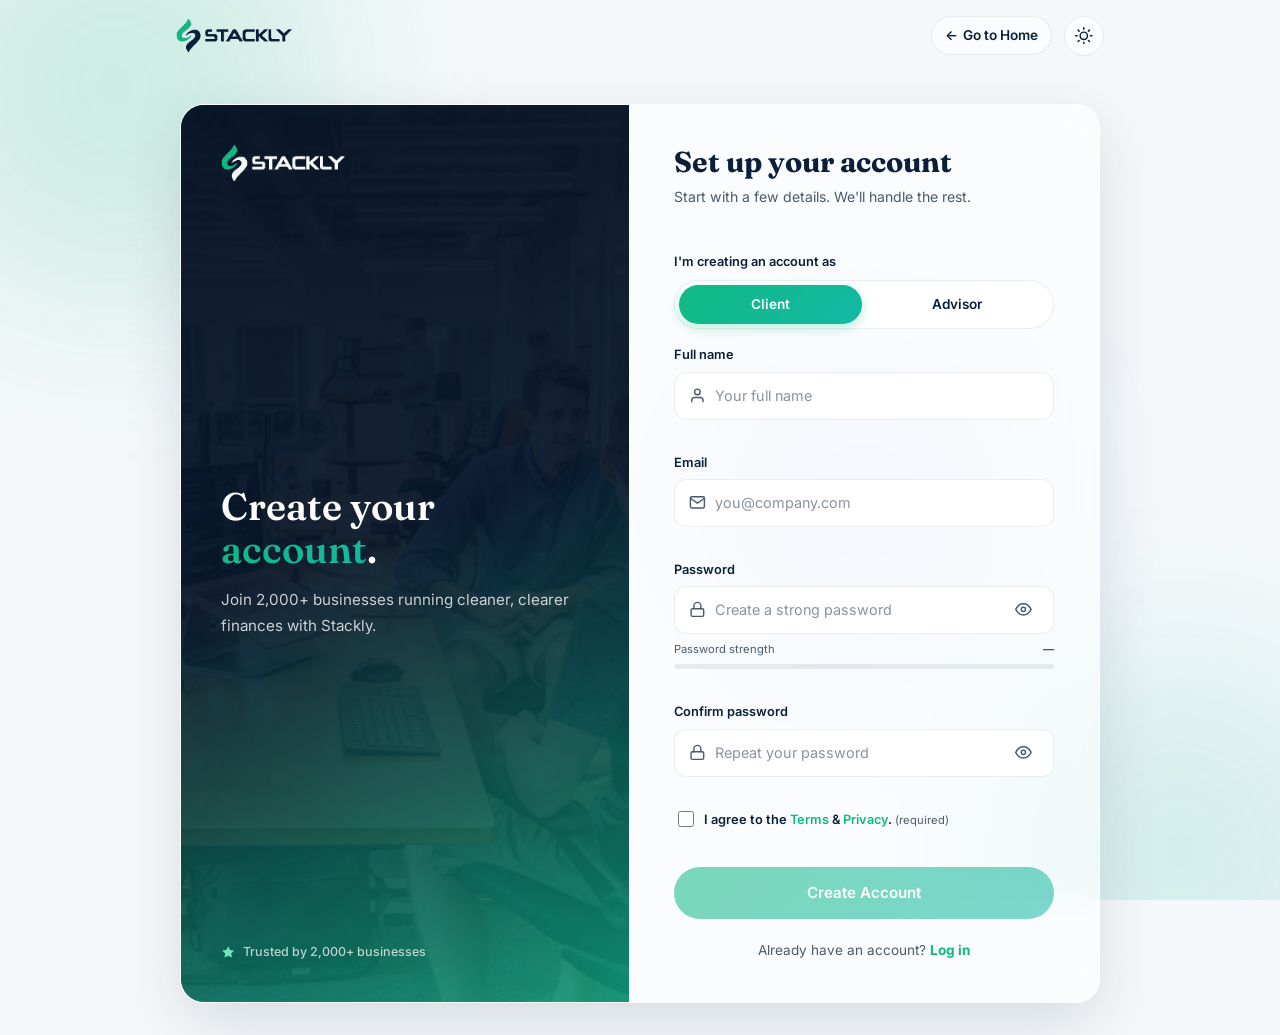
<file: signup.html>
<!DOCTYPE html>
<html lang="en">
<head>
  <meta charset="UTF-8" />
  <meta name="viewport" content="width=device-width, initial-scale=1.0" />
  <meta name="description" content="Create your Stackly Finance & Accounting account as a client or advisor." />
  <title>Create Account — Stackly Finance &amp; Accounting Service</title>
  <link rel="icon" href="data:image/svg+xml,%3Csvg xmlns='http://www.w3.org/2000/svg' viewBox='0 0 24 24'%3E%3Crect width='24' height='24' rx='6' fill='%2310B981'/%3E%3Cpath d='M7 12l3 3 7-7' stroke='%23fff' stroke-width='2.5' fill='none' stroke-linecap='round' stroke-linejoin='round'/%3E%3C/svg%3E" />

  <!-- Google Fonts -->
  <link rel="preconnect" href="https://fonts.googleapis.com" />
  <link rel="preconnect" href="https://fonts.gstatic.com" crossorigin />
  <link href="https://fonts.googleapis.com/css2?family=Fraunces:opsz,wght@9..144,400;9..144,600;9..144,700&family=Inter:wght@400;500;600;700&display=swap" rel="stylesheet" />

  <link rel="stylesheet" href="css/style.css" />
  <link rel="stylesheet" href="css/auth.css" />
</head>
<body class="auth-page">

  <!-- ==================== MINIMAL TOP BAR ==================== -->
  <header class="header auth-topbar js-header">
    <div class="container">
      <a href="index.html" class="logo" aria-label="Stackly home">
        <img class="logo__img logo__img--light" src="images/logo/logo-stackly-on-light.webp" alt="Stackly" width="346" height="100" decoding="async" />
        <img class="logo__img logo__img--dark" src="images/logo/logo-stackly-on-dark.webp" alt="Stackly" width="346" height="100" decoding="async" />
      </a>

      <div class="header__actions">
        <a href="index.html" class="auth-home-link">
          <span aria-hidden="true">←</span>
          Go to Home
        </a>
        <button class="theme-toggle js-theme-toggle" type="button" aria-label="Toggle dark mode">
          <svg class="icon-sun" viewBox="0 0 24 24" fill="none" stroke="currentColor" stroke-width="2" stroke-linecap="round" stroke-linejoin="round" aria-hidden="true">
            <circle cx="12" cy="12" r="5" />
            <path d="M12 1v2M12 21v2M4.22 4.22l1.42 1.42M18.36 18.36l1.42 1.42M1 12h2M21 12h2M4.22 19.78l1.42-1.42M18.36 5.64l1.42-1.42" />
          </svg>
          <svg class="icon-moon" viewBox="0 0 24 24" fill="none" stroke="currentColor" stroke-width="2" stroke-linecap="round" stroke-linejoin="round" aria-hidden="true">
            <path d="M21 12.79A9 9 0 1 1 11.21 3 7 7 0 0 0 21 12.79z" />
          </svg>
        </button>
      </div>
    </div>
  </header>

  <!-- ==================== ANIMATED BACKGROUND ==================== -->
  <div class="auth-bg" aria-hidden="true">
    <span class="auth-blob auth-blob--green"></span>
    <span class="auth-blob auth-blob--teal"></span>
    <span class="auth-blob auth-blob--blue"></span>
  </div>

  <main class="auth-main">
    <div class="auth-container">
      <div class="auth-card reveal">

        <!-- Branding panel -->
        <section class="auth-visual" aria-labelledby="auth-visual-title">
          <img
            class="auth-visual__img"
            src="images/photo-1556761175-b413da4baf72-w800-q45.webp"
            alt="The Stackly team collaborating around a table"
            width="800"
            height="600"
            loading="lazy"
            decoding="async"
            onerror="this.src='images/photo-1573164713988-8665fc963095-w1000-q40.webp'"
          />

          <div class="auth-visual__inner">
            <a href="index.html" class="auth-visual__logo" aria-label="Stackly home">
          <img class="logo__img" src="images/logo/logo-stackly-on-dark.webp" alt="Stackly" width="346" height="100" decoding="async" />
        </a>

            <div class="auth-visual__body">
              <h1 id="auth-visual-title" class="auth-visual__title">Create your <span class="gradient-text">account</span>.</h1>
              <p class="auth-visual__text">Join 2,000+ businesses running cleaner, clearer finances with Stackly.</p>
            </div>

            <p class="auth-visual__trust">
              <svg viewBox="0 0 24 24" fill="currentColor" aria-hidden="true"><path d="M12 2l3.09 6.26L22 9.27l-5 4.87 1.18 6.88L12 17.77l-6.18 3.25L7 14.14 2 9.27l6.91-1.01L12 2z"/></svg>
              Trusted by 2,000+ businesses
            </p>
          </div>
        </section>

        <!-- Form panel -->
        <section class="auth-form-panel" aria-labelledby="signup-title">
          <div class="auth-form-panel__inner">
            <div class="auth-form__intro">
              <h2 id="signup-title">Set up your account</h2>
              <p>Start with a few details. We'll handle the rest.</p>
            </div>

            <form class="auth-form js-signup-form" novalidate>
              <fieldset class="auth-role js-role-toggle">
                <legend>I'm creating an account as</legend>
                <div class="auth-role__options">
                  <button class="auth-role__option js-role-option is-active" type="button" data-role="client" aria-pressed="true">Client</button>
                  <button class="auth-role__option js-role-option" type="button" data-role="advisor" aria-pressed="false">Advisor</button>
                </div>
                <input class="auth-role__input js-role-input" type="hidden" name="role" value="client" aria-describedby="signup-role-error" />
                <span class="auth-error js-role-error" id="signup-role-error" role="alert"></span>
              </fieldset>

              <div class="auth-field">
                <label for="signup-name">Full name</label>
                <div class="auth-input">
                  <svg class="auth-input__icon" viewBox="0 0 24 24" fill="none" stroke="currentColor" stroke-width="2" stroke-linecap="round" stroke-linejoin="round" aria-hidden="true">
                    <path d="M20 21v-2a4 4 0 0 0-4-4H8a4 4 0 0 0-4 4v2"/><circle cx="12" cy="7" r="4"/>
                  </svg>
                  <input
                    id="signup-name"
                    name="name"
                    type="text"
                    placeholder="Your full name"
                    autocomplete="name"
                    required
                    aria-describedby="signup-name-error"
                  />
                </div>
                <span class="auth-error" id="signup-name-error" role="alert"></span>
              </div>

              <div class="auth-field">
                <label for="signup-email">Email</label>
                <div class="auth-input">
                  <svg class="auth-input__icon" viewBox="0 0 24 24" fill="none" stroke="currentColor" stroke-width="2" stroke-linecap="round" stroke-linejoin="round" aria-hidden="true">
                    <rect x="2" y="4" width="20" height="16" rx="2"/><path d="m22 6-10 7L2 6"/>
                  </svg>
                  <input
                    id="signup-email"
                    name="email"
                    type="email"
                    placeholder="you@company.com"
                    autocomplete="email"
                    required
                    aria-describedby="signup-email-error"
                  />
                </div>
                <span class="auth-error" id="signup-email-error" role="alert"></span>
              </div>

              <div class="auth-field">
                <label for="signup-password">Password</label>
                <div class="auth-input">
                  <svg class="auth-input__icon" viewBox="0 0 24 24" fill="none" stroke="currentColor" stroke-width="2" stroke-linecap="round" stroke-linejoin="round" aria-hidden="true">
                    <rect x="3" y="11" width="18" height="11" rx="2" ry="2"/><path d="M7 11V7a5 5 0 0 1 10 0v4"/>
                  </svg>
                  <input
                    id="signup-password"
                    name="password"
                    type="password"
                    placeholder="Create a strong password"
                    autocomplete="new-password"
                    required
                    aria-describedby="signup-password-error"
                  />
                  <button class="auth-eye js-password-toggle" type="button" aria-label="Show password" aria-pressed="false">
                    <svg class="icon-eye" viewBox="0 0 24 24" fill="none" stroke="currentColor" stroke-width="2" stroke-linecap="round" stroke-linejoin="round" aria-hidden="true"><path d="M1 12s4-8 11-8 11 8 11 8-4 8-11 8-11-8-11-8z"/><circle cx="12" cy="12" r="3"/></svg>
                    <svg class="icon-eye-off" viewBox="0 0 24 24" fill="none" stroke="currentColor" stroke-width="2" stroke-linecap="round" stroke-linejoin="round" aria-hidden="true"><path d="M17.94 17.94A10.07 10.07 0 0 1 12 20c-7 0-11-8-11-8a18.45 18.45 0 0 1 5.06-5.94"/><path d="M9.9 4.24A9.12 9.12 0 0 1 12 4c7 0 11 8 11 8a18.5 18.5 0 0 1-2.16 3.19"/><line x1="1" y1="1" x2="23" y2="23"/></svg>
                  </button>
                </div>

                <div class="auth-strength js-strength">
                  <div class="auth-strength__head">
                    <span>Password strength</span>
                    <span class="auth-strength__value js-strength-value" aria-live="polite">—</span>
                  </div>
                  <div class="auth-strength__track js-strength-track" role="progressbar" aria-label="Password strength" aria-valuemin="0" aria-valuemax="100" aria-valuenow="0">
                    <div class="auth-strength__bar js-strength-bar"></div>
                  </div>
                </div>

                <span class="auth-error" id="signup-password-error" role="alert"></span>
              </div>

              <div class="auth-field">
                <label for="signup-confirm">Confirm password</label>
                <div class="auth-input">
                  <svg class="auth-input__icon" viewBox="0 0 24 24" fill="none" stroke="currentColor" stroke-width="2" stroke-linecap="round" stroke-linejoin="round" aria-hidden="true">
                    <rect x="3" y="11" width="18" height="11" rx="2" ry="2"/><path d="M7 11V7a5 5 0 0 1 10 0v4"/>
                  </svg>
                  <input
                    id="signup-confirm"
                    name="confirm"
                    type="password"
                    placeholder="Repeat your password"
                    autocomplete="new-password"
                    required
                    aria-describedby="signup-confirm-error"
                  />
                  <button class="auth-eye js-password-toggle" type="button" aria-label="Show password" aria-pressed="false">
                    <svg class="icon-eye" viewBox="0 0 24 24" fill="none" stroke="currentColor" stroke-width="2" stroke-linecap="round" stroke-linejoin="round" aria-hidden="true"><path d="M1 12s4-8 11-8 11 8 11 8-4 8-11 8-11-8-11-8z"/><circle cx="12" cy="12" r="3"/></svg>
                    <svg class="icon-eye-off" viewBox="0 0 24 24" fill="none" stroke="currentColor" stroke-width="2" stroke-linecap="round" stroke-linejoin="round" aria-hidden="true"><path d="M17.94 17.94A10.07 10.07 0 0 1 12 20c-7 0-11-8-11-8a18.45 18.45 0 0 1 5.06-5.94"/><path d="M9.9 4.24A9.12 9.12 0 0 1 12 4c7 0 11 8 11 8a18.5 18.5 0 0 1-2.16 3.19"/><line x1="1" y1="1" x2="23" y2="23"/></svg>
                  </button>
                </div>
                <span class="auth-error" id="signup-confirm-error" role="alert"></span>
              </div>

              <div class="auth-field">
                <div class="auth-check">
                  <input id="signup-terms" name="terms" type="checkbox" aria-describedby="signup-terms-error" />
                  <label for="signup-terms">I agree to the <a href="#">Terms</a> &amp; <a href="#">Privacy</a>. <span class="auth-required">(required)</span></label>
                </div>
                <span class="auth-error" id="signup-terms-error" role="alert"></span>
              </div>

              <button class="btn btn--primary auth-submit js-auth-submit" type="submit" disabled data-loading-text="Creating account...">
                <span class="auth-submit__text">Create Account</span>
                <span class="auth-submit__spinner" aria-hidden="true"></span>
              </button>

              <p class="auth-switch">Already have an account? <a href="login.html" data-no-404-redirect>Log in</a></p>
            </form>

            <div class="auth-success js-signup-success" role="status" tabindex="-1" hidden>
              <span class="auth-success__icon" aria-hidden="true">
                <svg viewBox="0 0 24 24" fill="none" stroke="currentColor" stroke-width="2" stroke-linecap="round" stroke-linejoin="round"><path d="M22 11.08V12a10 10 0 1 1-5.93-9.14"/><polyline points="22 4 12 14.01 9 11.01"/></svg>
              </span>
              <h3>Account created.</h3>
              <p class="js-signup-success-text">Welcome to Stackly. Your account is ready. Redirecting to your dashboard...</p>
              <a href="dashboard-client.html" class="auth-success__link">Go to your dashboard <span aria-hidden="true">→</span></a>
            </div>
          </div>
        </section>

      </div>
    </div>
  </main>

  <script src="js/script.js"></script>
  <script src="js/auth.js"></script>

  <script src="js/redirect-404.js"></script>
</body>
</html>
</file>
<file: css/style.css>
/* =====================================================
   Stackly — Finance & Accounting Service
   Homepage Styles
   ===================================================== */

/* -----------------------------------------------------
   CSS Custom Properties
   ----------------------------------------------------- */
:root {
  --color-primary: #0B1F3A;
  --color-primary-dark: #071527;
  --color-accent: #10B981;
  --color-accent-teal: #14B8A6;
  --color-accent-gradient: linear-gradient(135deg, #10B981, #14B8A6);
  --color-bg: #F5F8FA;
  --color-bg-elevated: #FFFFFF;
  --color-card: rgba(255, 255, 255, 0.6);
  --color-card-border: rgba(255, 255, 255, 0.5);
  --color-text: #0B1F3A;
  --color-text-body: #4B5A6B;
  --color-border: rgba(11, 31, 58, 0.08);
  --color-shadow: rgba(11, 31, 58, 0.12);

  --font-display: 'Fraunces', Georgia, serif;
  --font-body: 'Inter', system-ui, sans-serif;

  --radius-sm: 0.5rem;
  --radius-md: 0.75rem;
  --radius-lg: 1rem;
  --radius-xl: 1.25rem;
  --radius-2xl: 1.5rem;
  --radius-pill: 9999px;

  --shadow-sm: 0 4px 12px rgba(11, 31, 58, 0.06);
  --shadow-md: 0 12px 32px rgba(11, 31, 58, 0.1);
  --shadow-lg: 0 20px 60px rgba(11, 31, 58, 0.12);

  --transition-fast: 150ms ease;
  --transition-base: 250ms ease;
  --transition-slow: 400ms ease;

  --header-height: 4.5rem;
}

html.dark {
  --color-primary: #F5F8FA;
  --color-primary-dark: #0A1420;
  --color-bg: #0A1420;
  --color-bg-elevated: #0F1C2C;
  --color-card: rgba(255, 255, 255, 0.06);
  --color-card-border: rgba(255, 255, 255, 0.08);
  --color-text: #F5F8FA;
  --color-text-body: #9FB0C3;
  --color-border: rgba(255, 255, 255, 0.08);
  --color-shadow: rgba(0, 0, 0, 0.35);
  --shadow-sm: 0 4px 12px rgba(0, 0, 0, 0.25);
  --shadow-md: 0 12px 32px rgba(0, 0, 0, 0.3);
  --shadow-lg: 0 20px 60px rgba(0, 0, 0, 0.35);
}

/* -----------------------------------------------------
   Reset & Base
   ----------------------------------------------------- */
*, *::before, *::after {
  box-sizing: border-box;
}

html {
  scroll-behavior: smooth;
  -webkit-text-size-adjust: 100%;
}

@media (prefers-reduced-motion: reduce) {
  html {
    scroll-behavior: auto;
  }
  *, *::before, *::after {
    animation-duration: 0.01ms !important;
    animation-iteration-count: 1 !important;
    transition-duration: 0.01ms !important;
  }
}

body {
  margin: 0;
  font-family: var(--font-body);
  font-size: 1rem;
  line-height: 1.6;
  color: var(--color-text-body);
  background-color: var(--color-bg);
  transition: background-color var(--transition-base), color var(--transition-base);
  overflow-x: hidden;
}

img, picture, video, svg {
  display: block;
  max-width: 100%;
}

img {
  height: auto;
}

a {
  color: inherit;
  text-decoration: none;
}

button {
  font: inherit;
  cursor: pointer;
  border: none;
  background: none;
}

ul, ol {
  margin: 0;
  padding: 0;
  list-style: none;
}

h1, h2, h3, h4, h5, h6, p {
  margin: 0;
}

:focus-visible {
  outline: 2px solid var(--color-accent);
  outline-offset: 2px;
}

/* -----------------------------------------------------
   Typography
   ----------------------------------------------------- */
.heading {
  font-family: var(--font-display);
  color: var(--color-text);
  line-height: 1.15;
  font-weight: 600;
}

.h1 {
  font-size: clamp(2.5rem, 6vw, 4.5rem);
}

.h2 {
  font-size: clamp(2rem, 4vw, 3rem);
}

.h3 {
  font-size: clamp(1.25rem, 2vw, 1.5rem);
}

.h4 {
  font-size: 1.125rem;
}

.text-gradient {
  background: var(--color-accent-gradient);
  -webkit-background-clip: text;
  background-clip: text;
  color: transparent;
}

.gradient-text {
  background: var(--color-accent-gradient);
  -webkit-background-clip: text;
  background-clip: text;
  -webkit-text-fill-color: transparent;
}

.text-body {
  color: var(--color-text-body);
}

/* -----------------------------------------------------
   Layout Utilities
   ----------------------------------------------------- */
.container {
  width: 100%;
  max-width: 1360px;
  margin-inline: auto;
  padding-inline: 1rem;
}

@media (min-width: 768px) {
  .container {
    padding-inline: 1.5rem;
  }
}

.section {
  padding-block: clamp(4rem, 8vw, 7rem);
  position: relative;
}

.section-header {
  max-width: 640px;
  margin-bottom: 3rem;
}

.section-header--center {
  margin-inline: auto;
  text-align: center;
}

.section-header p {
  margin-top: 1rem;
  font-size: 1.125rem;
}

.eyebrow {
  display: inline-flex;
  align-items: center;
  gap: 0.5rem;
  padding: 0.35rem 0.85rem;
  border-radius: var(--radius-pill);
  background: var(--color-card);
  border: 1px solid var(--color-border);
  color: var(--color-text);
  font-size: 0.75rem;
  font-weight: 600;
  text-transform: uppercase;
  letter-spacing: 0.08em;
  backdrop-filter: blur(8px);
  -webkit-backdrop-filter: blur(8px);
}

/* -----------------------------------------------------
   Buttons
   ----------------------------------------------------- */
.btn {
  display: inline-flex;
  align-items: center;
  justify-content: center;
  gap: 0.5rem;
  padding: 0.85rem 1.5rem;
  border-radius: var(--radius-pill);
  font-weight: 600;
  font-size: 0.95rem;
  transition: transform var(--transition-base), box-shadow var(--transition-base), background-color var(--transition-base);
  white-space: nowrap;
}

.btn:hover {
  transform: translateY(-2px);
}

.btn:active {
  transform: translateY(0);
}

.btn--primary {
  background: var(--color-accent-gradient);
  color: #fff;
  box-shadow: 0 8px 24px rgba(16, 185, 129, 0.3);
}

.btn--primary:hover {
  box-shadow: 0 12px 32px rgba(16, 185, 129, 0.4);
}

.btn--ghost {
  background: var(--color-card);
  color: var(--color-text);
  border: 1px solid var(--color-border);
  backdrop-filter: blur(8px);
  -webkit-backdrop-filter: blur(8px);
}

.btn--ghost:hover {
  background: var(--color-card);
  border-color: var(--color-accent);
}

.btn--outline {
  background: transparent;
  color: var(--color-text);
  border: 1px solid var(--color-border);
}

.btn--outline:hover {
  border-color: var(--color-accent);
  color: var(--color-accent);
}

.btn--dark {
  background: var(--color-primary);
  color: #fff;
}

.btn--white {
  background: #fff;
  color: var(--color-primary-dark);
}

.btn--small {
  padding: 0.6rem 1.1rem;
  font-size: 0.875rem;
}

.btn-group {
  display: flex;
  flex-wrap: wrap;
  gap: 0.75rem;
  margin-top: 1.75rem;
}

/* -----------------------------------------------------
   Glass Card
   ----------------------------------------------------- */
.glass {
  background: var(--color-card);
  border: 1px solid var(--color-card-border);
  backdrop-filter: blur(16px);
  -webkit-backdrop-filter: blur(16px);
  border-radius: var(--radius-2xl);
  box-shadow: var(--shadow-sm);
}

.card {
  background: var(--color-card);
  border: 1px solid var(--color-border);
  border-radius: var(--radius-2xl);
  padding: 1.75rem;
  transition: transform var(--transition-base), box-shadow var(--transition-base), border-color var(--transition-base);
}

.card:hover {
  transform: translateY(-6px);
  box-shadow: var(--shadow-lg);
  border-color: var(--color-card-border);
}

/* -----------------------------------------------------
   Gradient Blobs
   ----------------------------------------------------- */
.blob {
  position: absolute;
  border-radius: 50%;
  filter: blur(80px);
  opacity: 0.55;
  pointer-events: none;
  z-index: -1;
}

.blob--green {
  background: rgba(16, 185, 129, 0.45);
}

.blob--teal {
  background: rgba(20, 184, 166, 0.45);
}

.blob--blue {
  background: rgba(59, 130, 246, 0.3);
}

@keyframes blob-pulse {
  0%, 100% { transform: translate(0, 0) scale(1); }
  50% { transform: translate(20px, -20px) scale(1.05); }
}

.blob--animate {
  animation: blob-pulse 8s ease-in-out infinite;
}

@media (prefers-reduced-motion: reduce) {
  .blob--animate {
    animation: none;
  }
}

/* -----------------------------------------------------
   Reveal Animations
   ----------------------------------------------------- */
.reveal {
  opacity: 0;
  transform: translateY(24px);
  transition: opacity 0.6s ease, transform 0.6s ease;
}

.reveal.is-visible {
  opacity: 1;
  transform: translateY(0);
}

.reveal--stagger-1 { transition-delay: 80ms; }
.reveal--stagger-2 { transition-delay: 160ms; }
.reveal--stagger-3 { transition-delay: 240ms; }
.reveal--stagger-4 { transition-delay: 320ms; }

@media (prefers-reduced-motion: reduce) {
  .reveal {
    opacity: 1;
    transform: none;
    transition: none;
  }
}

/* -----------------------------------------------------
   Header
   ----------------------------------------------------- */
.header {
  position: fixed;
  top: 0;
  left: 0;
  right: 0;
  height: var(--header-height);
  z-index: 1000;
  display: flex;
  align-items: center;
  transition: background-color var(--transition-base), box-shadow var(--transition-base), border-color var(--transition-base);
  border-bottom: 1px solid transparent;
}

.header.is-scrolled {
  background: var(--color-card);
  border-color: var(--color-border);
  backdrop-filter: blur(16px);
  -webkit-backdrop-filter: blur(16px);
  box-shadow: var(--shadow-sm);
}

.header .container {
  display: flex;
  align-items: center;
  justify-content: space-between;
}

.logo {
  display: inline-flex;
  align-items: center;
  gap: 0.65rem;
  font-family: var(--font-display);
  font-size: 1.5rem;
  font-weight: 700;
  color: var(--color-text);
}

.logo__img {
  display: block;
  width: 7.25rem;
  height: auto;
  aspect-ratio: 346 / 100;
  flex-shrink: 0;
  object-fit: contain;
}

.logo__img--dark { display: none; }

html.dark .logo__img--light { display: none; }
html.dark .logo__img--dark { display: block; }

body:not(.mobile-nav-open) .header--over-dark:not(.is-scrolled) .logo__img--light { display: none; }
body:not(.mobile-nav-open) .header--over-dark:not(.is-scrolled) .logo__img--dark { display: block; }

.footer__logo .logo__img,
.auth-visual__logo .logo__img {
  width: 7.75rem;
}

.logo__icon {
  width: 2rem;
  height: 2rem;
  border-radius: var(--radius-md);
  background: var(--color-accent-gradient);
  display: grid;
  place-items: center;
  box-shadow: 0 4px 12px rgba(16, 185, 129, 0.35);
}

.logo__icon svg {
  width: 1.1rem;
  height: 1.1rem;
  color: #fff;
}

.nav {
  display: none;
}

.nav__list {
  display: flex;
  align-items: center;
  gap: 0.25rem;
}

.nav__link {
  padding: 0.5rem 0.85rem;
  color: var(--color-text);
  font-size: 0.9375rem;
  font-weight: 500;
  border-radius: var(--radius-pill);
  transition: background-color var(--transition-fast), color var(--transition-fast);
}

.nav__link:hover {
  background: var(--color-card);
  color: var(--color-accent);
}

.header__actions {
  display: flex;
  align-items: center;
  gap: 0.75rem;
}

.theme-toggle {
  width: 2.5rem;
  height: 2.5rem;
  border-radius: var(--radius-pill);
  display: grid;
  place-items: center;
  background: var(--color-card);
  border: 1px solid var(--color-border);
  color: var(--color-text);
  transition: background-color var(--transition-fast), transform var(--transition-fast);
}

.theme-toggle:hover {
  transform: rotate(12deg);
}

.theme-toggle svg {
  width: 1.1rem;
  height: 1.1rem;
}

.theme-toggle .icon-moon,
html.dark .theme-toggle .icon-sun {
  display: none;
}

html.dark .theme-toggle .icon-moon {
  display: block;
}

.header__cta {
  display: none;
}

.menu-toggle {
  width: 2.65rem;
  height: 2.65rem;
  border-radius: 0.9rem;
  display: grid;
  place-items: center;
  background: var(--color-card);
  border: 1px solid var(--color-border);
  color: var(--color-text);
  box-shadow: var(--shadow-sm);
  transition: background-color var(--transition-fast), border-color var(--transition-fast), color var(--transition-fast), transform var(--transition-fast), box-shadow var(--transition-fast);
}

.menu-toggle:hover {
  transform: translateY(-1px);
  border-color: rgba(16, 185, 129, 0.35);
  color: var(--color-accent);
  box-shadow: var(--shadow-md);
}

.menu-toggle svg {
  width: 1.2rem;
  height: 1.2rem;
}

.menu-toggle .icon-close,
.menu-toggle[aria-expanded="true"] .icon-open {
  display: none;
}

.menu-toggle[aria-expanded="true"] .icon-close {
  display: block;
}

body.mobile-nav-open .header {
  background: var(--color-bg);
  border-color: var(--color-border);
  box-shadow: none;
  backdrop-filter: none;
  -webkit-backdrop-filter: none;
}

body.mobile-nav-open .header .menu-toggle {
  background: var(--color-accent-gradient);
  border-color: transparent;
  color: #fff;
  box-shadow: 0 8px 22px rgba(16, 185, 129, 0.3);
}

body.mobile-nav-open .header .theme-toggle {
  background: var(--color-card);
  border-color: var(--color-border);
  color: var(--color-text);
}

.mobile-nav-backdrop {
  position: fixed;
  inset: var(--header-height) 0 0;
  z-index: 990;
  background: rgba(7, 21, 39, 0.42);
  backdrop-filter: blur(3px);
  -webkit-backdrop-filter: blur(3px);
  opacity: 0;
  visibility: hidden;
  pointer-events: none;
  transition: opacity var(--transition-base), visibility 0s linear 0.3s;
}

.mobile-nav-backdrop.is-open {
  opacity: 1;
  visibility: visible;
  pointer-events: auto;
  transition: opacity var(--transition-base), visibility 0s;
}

.mobile-nav {
  position: fixed;
  top: calc(var(--header-height) + 0.3rem);
  left: 0.75rem;
  right: 0.75rem;
  bottom: 0.75rem;
  z-index: 999;
  display: flex;
  flex-direction: column;
  padding: 1.05rem 1rem 1.1rem;
  overflow-y: auto;
  overscroll-behavior: contain;
  scrollbar-width: thin;
  scrollbar-color: var(--color-border) transparent;
  border-radius: 1.6rem;
  border: 1px solid var(--color-card-border);
  background:
    radial-gradient(circle at 92% 0%, rgba(16, 185, 129, 0.13), transparent 32%),
    radial-gradient(circle at 0% 100%, rgba(20, 184, 166, 0.08), transparent 38%),
    var(--color-bg-elevated);
  box-shadow: 0 32px 80px rgba(0, 0, 0, 0.28);
  opacity: 0;
  visibility: hidden;
  pointer-events: none;
  transform: translateY(-10px) scale(0.985);
  transition:
    opacity var(--transition-base),
    transform 0.34s cubic-bezier(0.2, 0.75, 0.25, 1),
    visibility 0s linear 0.34s;
}

.mobile-nav.is-open {
  opacity: 1;
  visibility: visible;
  pointer-events: auto;
  transform: translateY(0) scale(1);
  transition:
    opacity 0.3s ease,
    transform 0.38s cubic-bezier(0.2, 0.75, 0.25, 1),
    visibility 0s;
}

.mobile-nav::-webkit-scrollbar { width: 5px; }
.mobile-nav::-webkit-scrollbar-thumb { background: var(--color-border); border-radius: 999px; }

.mobile-nav__intro {
  flex-shrink: 0;
  padding: 0.1rem 0.15rem 0.7rem;
}

.mobile-nav__topline {
  display: flex;
  align-items: center;
  justify-content: space-between;
  gap: 0.6rem;
}

.mobile-nav__eyebrow {
  display: inline-flex;
  align-items: center;
  gap: 0.42rem;
  font-size: 0.57rem;
  font-weight: 700;
  letter-spacing: 0.16em;
  text-transform: uppercase;
  color: var(--color-text-body);
}

.mobile-nav__eyebrow-dot {
  width: 0.42rem;
  height: 0.42rem;
  border-radius: 50%;
  background: var(--color-accent);
  box-shadow: 0 0 0 0.22rem rgba(16, 185, 129, 0.12);
}

.mobile-nav__status {
  display: inline-flex;
  align-items: center;
  gap: 0.3rem;
  padding: 0.22rem 0.5rem;
  border-radius: var(--radius-pill);
  background: rgba(16, 185, 129, 0.1);
  border: 1px solid rgba(16, 185, 129, 0.16);
  color: #047857;
  font-size: 0.56rem;
  font-weight: 700;
  letter-spacing: 0.02em;
  white-space: nowrap;
}

html.dark .mobile-nav__status { color: #6EE7B7; }

.mobile-nav__headline {
  margin-top: 0.55rem;
  font-family: var(--font-display);
  font-size: clamp(1.7rem, 7vw, 2.2rem);
  font-weight: 600;
  line-height: 1.02;
  letter-spacing: -0.04em;
  color: var(--color-text);
}

.mobile-nav__headline em {
  font-style: italic;
  background: var(--color-accent-gradient);
  -webkit-background-clip: text;
  background-clip: text;
  color: transparent;
}

.mobile-nav__desc {
  max-width: 32ch;
  margin-top: 0.4rem;
  font-size: 0.72rem;
  line-height: 1.55;
  color: var(--color-text-body);
}

.mobile-nav__list {
  counter-reset: mobile-nav;
  display: grid;
  flex-shrink: 0;
  margin-top: 0.15rem;
  border-top: 1px solid var(--color-border);
}

.mobile-nav__list li { border-bottom: 1px solid var(--color-border); }

.mobile-nav__link {
  display: flex;
  align-items: center;
  gap: 0.8rem;
  padding: 0.78rem 0.35rem;
  border-radius: 0.55rem;
  color: var(--color-text);
  font-family: var(--font-display);
  font-size: 1.16rem;
  font-weight: 600;
  line-height: 1.2;
  letter-spacing: -0.015em;
  transition: color var(--transition-fast), background-color var(--transition-fast), padding var(--transition-fast);
}

.mobile-nav__link::before {
  counter-increment: mobile-nav;
  content: "0" counter(mobile-nav);
  min-width: 1.15rem;
  font-family: var(--font-body);
  font-size: 0.54rem;
  font-weight: 700;
  letter-spacing: 0.12em;
  color: var(--color-accent);
}

.mobile-nav__link::after {
  content: "→";
  margin-left: auto;
  font-family: var(--font-body);
  font-size: 0.98rem;
  font-weight: 500;
  color: var(--color-text-body);
  opacity: 0.38;
  transition: transform var(--transition-fast), opacity var(--transition-fast), color var(--transition-fast);
}

.mobile-nav__link:hover,
.mobile-nav__link:focus-visible {
  padding-left: 0.65rem;
  color: var(--color-accent);
  background: linear-gradient(90deg, rgba(16, 185, 129, 0.1), transparent 82%);
}

.mobile-nav__link:hover::after,
.mobile-nav__link:focus-visible::after {
  transform: translateX(3px);
  opacity: 1;
  color: var(--color-accent);
}

.mobile-nav .mobile-nav__link.is-active {
  padding-left: 0.65rem;
  color: var(--color-accent);
  background: linear-gradient(90deg, rgba(16, 185, 129, 0.14), transparent 82%);
  box-shadow: inset 2px 0 0 var(--color-accent);
}

.mobile-nav__link.is-active::before { color: var(--color-accent); }
.mobile-nav__link.is-active::after { content: "●"; font-size: 0.48rem; opacity: 1; color: var(--color-accent); }

.mobile-nav__cta {
  width: 100%;
  display: flex;
  align-items: center;
  justify-content: space-between;
  gap: 0.9rem;
  margin-top: 0.9rem;
  padding: 0.8rem 0.8rem 0.8rem 1rem;
  border: 1px solid rgba(255, 255, 255, 0.16);
  border-radius: 1rem;
  background:
    radial-gradient(120% 160% at 10% 0%, rgba(255, 255, 255, 0.2), transparent 42%),
    var(--color-accent-gradient);
  color: #fff;
  text-align: left;
  box-shadow: 0 16px 34px rgba(16, 185, 129, 0.24);
  transition: transform var(--transition-fast), box-shadow var(--transition-fast);
}

.mobile-nav__cta:hover {
  transform: translateY(-1px);
  box-shadow: 0 20px 40px rgba(16, 185, 129, 0.3);
}

.mobile-nav__cta-copy { display: flex; flex-direction: column; gap: 0.08rem; }
.mobile-nav__cta-copy strong { font-family: var(--font-body); font-size: 0.82rem; font-weight: 700; letter-spacing: 0.01em; }
.mobile-nav__cta-copy small { font-size: 0.61rem; font-weight: 500; opacity: 0.82; }

.mobile-nav__cta-arrow {
  width: 2rem;
  height: 2rem;
  border-radius: 50%;
  display: grid;
  place-items: center;
  flex-shrink: 0;
  background: rgba(255, 255, 255, 0.16);
  border: 1px solid rgba(255, 255, 255, 0.22);
  font-size: 1rem;
  line-height: 1;
  transition: transform var(--transition-fast);
}

.mobile-nav__cta:hover .mobile-nav__cta-arrow { transform: translateX(2px); }

.mobile-nav__footer {
  display: grid;
  gap: 0.65rem;
  margin-top: auto;
  padding-top: 1rem;
  border-top: 1px solid var(--color-border);
}

.mobile-nav__utility {
  display: flex;
  flex-wrap: wrap;
  gap: 0.45rem;
}

.mobile-nav__utility a {
  display: inline-flex;
  align-items: center;
  gap: 0.3rem;
  padding: 0.42rem 0.65rem;
  border: 1px solid var(--color-border);
  border-radius: var(--radius-pill);
  background: var(--color-card);
  color: var(--color-text);
  font-size: 0.64rem;
  font-weight: 600;
  transition: color var(--transition-fast), border-color var(--transition-fast), background-color var(--transition-fast);
}

.mobile-nav__utility a:first-child {
  color: var(--color-accent);
  background: rgba(16, 185, 129, 0.07);
  border-color: rgba(16, 185, 129, 0.24);
}

.mobile-nav__utility a:hover {
  color: var(--color-accent);
  border-color: rgba(16, 185, 129, 0.35);
}

.mobile-nav__contact {
  display: flex;
  flex-wrap: wrap;
  align-items: center;
  justify-content: space-between;
  gap: 0.3rem 0.75rem;
  font-size: 0.59rem;
  color: var(--color-text-body);
}

.mobile-nav__contact a { color: inherit; }
.mobile-nav__contact a:hover { color: var(--color-accent); }

.mobile-nav__intro,
.mobile-nav__list li,
.mobile-nav__cta,
.mobile-nav__footer {
  opacity: 0;
  transform: translateY(10px);
}

.mobile-nav.is-open .mobile-nav__intro { animation: mobile-nav-in 0.45s cubic-bezier(0.2, 0.7, 0.2, 1) 0.04s forwards; }
.mobile-nav.is-open .mobile-nav__list li:nth-child(1) { animation: mobile-nav-in 0.45s cubic-bezier(0.2, 0.7, 0.2, 1) 0.08s forwards; }
.mobile-nav.is-open .mobile-nav__list li:nth-child(2) { animation: mobile-nav-in 0.45s cubic-bezier(0.2, 0.7, 0.2, 1) 0.12s forwards; }
.mobile-nav.is-open .mobile-nav__list li:nth-child(3) { animation: mobile-nav-in 0.45s cubic-bezier(0.2, 0.7, 0.2, 1) 0.16s forwards; }
.mobile-nav.is-open .mobile-nav__list li:nth-child(4) { animation: mobile-nav-in 0.45s cubic-bezier(0.2, 0.7, 0.2, 1) 0.2s forwards; }
.mobile-nav.is-open .mobile-nav__list li:nth-child(5) { animation: mobile-nav-in 0.45s cubic-bezier(0.2, 0.7, 0.2, 1) 0.24s forwards; }
.mobile-nav.is-open .mobile-nav__list li:nth-child(6) { animation: mobile-nav-in 0.45s cubic-bezier(0.2, 0.7, 0.2, 1) 0.28s forwards; }
.mobile-nav.is-open .mobile-nav__cta { animation: mobile-nav-in 0.45s cubic-bezier(0.2, 0.7, 0.2, 1) 0.34s forwards; }
.mobile-nav.is-open .mobile-nav__footer { animation: mobile-nav-in 0.45s cubic-bezier(0.2, 0.7, 0.2, 1) 0.4s forwards; }

@keyframes mobile-nav-in {
  to { opacity: 1; transform: translateY(0); }
}

@media (max-height: 680px) {
  .mobile-nav__headline { font-size: 1.65rem; }
  .mobile-nav__desc { display: none; }
  .mobile-nav__link { padding-block: 0.65rem; font-size: 1.06rem; }
  .mobile-nav__cta { margin-top: 0.7rem; }
  .mobile-nav__footer { padding-top: 0.8rem; }
}

@media (prefers-reduced-motion: reduce) {
  .mobile-nav,
  .mobile-nav.is-open {
    transition: none;
  }

  .mobile-nav__intro,
  .mobile-nav__list li,
  .mobile-nav__cta,
  .mobile-nav__footer {
    opacity: 1;
    transform: none;
    animation: none !important;
  }
}

@media (min-width: 1024px) {
  .nav {
    display: block;
  }

  .menu-toggle {
    display: none;
  }

  .header__cta {
    display: inline-flex;
  }

  .mobile-nav,
  .mobile-nav-backdrop {
    display: none;
  }
}

/* -----------------------------------------------------
   Hero
   ----------------------------------------------------- */
.hero {
  position: relative;
  padding-top: calc(var(--header-height) + 3rem);
  padding-bottom: clamp(4rem, 8vw, 6rem);
  overflow: hidden;
}

.hero__bg {
  position: absolute;
  inset: 0;
  z-index: -2;
  background:
    radial-gradient(circle at 85% 20%, rgba(16, 185, 129, 0.12), transparent 40%),
    radial-gradient(circle at 15% 80%, rgba(20, 184, 166, 0.12), transparent 40%),
    var(--color-bg);
}

.hero__grid {
  display: grid;
  gap: 3rem;
  align-items: center;
}

.hero__content {
  max-width: 600px;
}

.hero__eyebrow {
  margin-bottom: 1.25rem;
}

.hero__title {
  margin-bottom: 1.25rem;
}

.hero__subtitle {
  font-size: clamp(1.05rem, 2vw, 1.25rem);
  max-width: 520px;
}

.hero__trust {
  display: flex;
  flex-wrap: wrap;
  align-items: center;
  gap: 1.25rem;
  margin-top: 2rem;
  font-size: 0.875rem;
  color: var(--color-text-body);
}

.hero__stars {
  display: inline-flex;
  gap: 0.15rem;
  color: #F59E0B;
}

.hero__stars svg {
  width: 1rem;
  height: 1rem;
  fill: currentColor;
}

.hero__visual {
  position: relative;
  display: grid;
  place-items: center;
}

.hero__frame {
  position: relative;
  border-radius: var(--radius-2xl);
  overflow: hidden;
  border: 1px solid var(--color-border);
  box-shadow: var(--shadow-lg);
  background: var(--color-card);
}

.hero__frame img {
  width: 100%;
  height: auto;
  object-fit: cover;
  aspect-ratio: 4 / 3;
}

.hero__stat {
  position: absolute;
  padding: 0.85rem 1rem;
  border-radius: var(--radius-xl);
  background: var(--color-card);
  border: 1px solid var(--color-card-border);
  backdrop-filter: blur(12px);
  -webkit-backdrop-filter: blur(12px);
  box-shadow: var(--shadow-md);
  display: flex;
  align-items: center;
  gap: 0.75rem;
  animation: float 5s ease-in-out infinite;
}

.hero__stat--tl {
  top: 1rem;
  left: -1rem;
}

.hero__stat--br {
  bottom: 1.5rem;
  right: -0.75rem;
  animation-delay: -2.5s;
}

.hero__stat-icon {
  width: 2.25rem;
  height: 2.25rem;
  border-radius: var(--radius-md);
  background: var(--color-accent-gradient);
  display: grid;
  place-items: center;
  color: #fff;
  flex-shrink: 0;
}

.hero__stat-icon svg {
  width: 1.1rem;
  height: 1.1rem;
}

.hero__stat-value {
  font-family: var(--font-display);
  font-size: 1.1rem;
  font-weight: 700;
  color: var(--color-text);
}

.hero__stat-label {
  font-size: 0.75rem;
  color: var(--color-text-body);
}

@keyframes float {
  0%, 100% { transform: translateY(0); }
  50% { transform: translateY(-10px); }
}

@media (min-width: 1024px) {
  .hero__grid {
    grid-template-columns: 1fr 1.05fr;
    gap: 4rem;
  }

  .hero__stat--tl {
    left: -2.5rem;
  }

  .hero__stat--br {
    right: -2rem;
  }
}

/* -----------------------------------------------------
   Logo Marquee
   ----------------------------------------------------- */
.marquee {
  padding-block: 2.5rem;
  border-block: 1px solid var(--color-border);
  overflow: hidden;
  background: var(--color-bg-elevated);
  transition: background-color var(--transition-base);
}

.marquee__title {
  text-align: center;
  font-size: 0.875rem;
  color: var(--color-text-body);
  margin-bottom: 1.5rem;
}

.marquee__track {
  display: flex;
  width: max-content;
  gap: 3rem;
  animation: marquee 28s linear infinite;
}

.marquee:hover .marquee__track {
  animation-play-state: paused;
}

.marquee__item {
  font-family: var(--font-display);
  font-size: 1.35rem;
  font-weight: 600;
  color: var(--color-text);
  opacity: 0.35;
  white-space: nowrap;
  transition: opacity var(--transition-fast);
}

.marquee__item:hover {
  opacity: 0.7;
}

@keyframes marquee {
  0% { transform: translateX(0); }
  100% { transform: translateX(-50%); }
}

@media (prefers-reduced-motion: reduce) {
  .marquee__track {
    animation: none;
  }
}

/* -----------------------------------------------------
   Services
   ----------------------------------------------------- */
.services__grid {
  display: grid;
  gap: 1.25rem;
}

.service-card {
  display: flex;
  flex-direction: column;
  gap: 1rem;
  height: 100%;
}

.service-card__icon {
  width: 3rem;
  height: 3rem;
  border-radius: var(--radius-lg);
  background: rgba(16, 185, 129, 0.1);
  display: grid;
  place-items: center;
  color: var(--color-accent);
}

html.dark .service-card__icon {
  background: rgba(16, 185, 129, 0.15);
}

.service-card__icon svg {
  width: 1.35rem;
  height: 1.35rem;
}

.service-card__thumb {
  margin: -1.75rem -1.75rem 0;
  aspect-ratio: 16 / 9;
  overflow: hidden;
  border-radius: var(--radius-2xl) var(--radius-2xl) 0 0;
  background: var(--color-bg-elevated);
}

.service-card__thumb img {
  width: 100%;
  height: 100%;
  object-fit: cover;
  transition: transform var(--transition-slow);
}

.service-card:hover .service-card__thumb img {
  transform: scale(1.06);
}

.service-card__title {
  font-family: var(--font-display);
  font-size: 1.25rem;
  color: var(--color-text);
}

.service-card__text {
  font-size: 0.95rem;
  color: var(--color-text-body);
  flex-grow: 1;
}

.service-card__link {
  display: inline-flex;
  align-items: center;
  gap: 0.35rem;
  font-weight: 600;
  font-size: 0.9375rem;
  color: var(--color-accent);
  transition: gap var(--transition-fast);
}

.service-card__link:hover {
  gap: 0.6rem;
}

.service-card__media {
  display: block;
  order: -1;
  margin: -1.75rem -1.75rem 0;
  aspect-ratio: 16 / 9;
  border-radius: var(--radius-2xl) var(--radius-2xl) 0 0;
  overflow: hidden;
  background: var(--color-bg-elevated);
}

.service-card__media img {
  width: 100%;
  height: 100%;
  object-fit: cover;
}

.service-card--featured {
  background:
    linear-gradient(135deg, rgba(16, 185, 129, 0.08), rgba(20, 184, 166, 0.08)),
    var(--color-card);
  border-color: rgba(16, 185, 129, 0.2);
}

.service-card--cta {
  justify-content: center;
  background:
    linear-gradient(135deg, rgba(16, 185, 129, 0.1), rgba(20, 184, 166, 0.05)),
    var(--color-card);
  border-color: rgba(16, 185, 129, 0.22);
}

.service-card--cta .service-card__content {
  display: flex;
  flex-direction: column;
  align-items: flex-start;
  gap: 0.75rem;
}

.service-card--cta .service-card__text {
  flex-grow: 0;
  max-width: 440px;
}

.service-card--cta .btn {
  margin-top: 0.25rem;
}

@media (min-width: 768px) {
  .service-card--cta {
    grid-column: span 2;
  }
}

@media (min-width: 768px) {
  .services__grid {
    grid-template-columns: repeat(2, 1fr);
  }
}

@media (min-width: 1024px) {
  .services__grid {
    grid-template-columns: repeat(3, 1fr);
  }

  .service-card--featured {
    grid-column: span 2;
    flex-direction: row;
    align-items: center;
    gap: 1.75rem;
  }

  .service-card--featured .service-card__content {
    max-width: 420px;
  }

  .service-card__media {
    order: 0;
    margin: 0;
    flex: 1;
    min-width: 240px;
    min-height: 220px;
    aspect-ratio: auto;
    align-self: stretch;
    border-radius: var(--radius-lg);
    overflow: hidden;
  }
}

/* -----------------------------------------------------
   About
   ----------------------------------------------------- */
.about__grid {
  display: grid;
  gap: 3rem;
  align-items: center;
}

.about__visual {
  position: relative;
}

.about__frame {
  position: relative;
  border-radius: var(--radius-2xl);
  overflow: hidden;
  border: 1px solid var(--color-border);
  box-shadow: var(--shadow-lg);
}

.about__frame img {
  width: 100%;
  aspect-ratio: 4 / 3;
  object-fit: cover;
}

.about__frame::before {
  content: '';
  position: absolute;
  inset: -8px;
  border-radius: calc(var(--radius-2xl) + 8px);
  background: var(--color-accent-gradient);
  z-index: -1;
  opacity: 0.25;
}

.about__badge {
  position: absolute;
  bottom: -1rem;
  right: -0.5rem;
  padding: 1rem 1.25rem;
  border-radius: var(--radius-xl);
  background: var(--color-card);
  border: 1px solid var(--color-card-border);
  backdrop-filter: blur(12px);
  box-shadow: var(--shadow-md);
  text-align: center;
}

.about__badge-value {
  font-family: var(--font-display);
  font-size: 2rem;
  font-weight: 700;
  color: var(--color-accent);
}

.about__badge-label {
  font-size: 0.8rem;
  color: var(--color-text-body);
}

.about__chip {
  position: absolute;
  top: 1rem;
  left: -0.75rem;
  padding: 0.5rem 0.85rem;
  border-radius: var(--radius-pill);
  background: var(--color-card);
  border: 1px solid var(--color-border);
  backdrop-filter: blur(8px);
  font-size: 0.8rem;
  font-weight: 600;
  color: var(--color-text);
  box-shadow: var(--shadow-sm);
}

.about__thumb {
  position: absolute;
  bottom: 2rem;
  left: -1rem;
  width: 150px;
  height: 110px;
  border-radius: var(--radius-lg);
  overflow: hidden;
  border: 2px solid var(--color-card-border);
  box-shadow: var(--shadow-md);
  display: none;
}

.about__thumb img {
  width: 100%;
  height: 100%;
  object-fit: cover;
}

@media (min-width: 768px) {
  .about__thumb {
    display: block;
  }
}

.about__list {
  display: grid;
  gap: 0.875rem;
  margin-top: 1.5rem;
}

.about__item {
  display: flex;
  align-items: flex-start;
  gap: 0.75rem;
  font-size: 0.975rem;
  color: var(--color-text-body);
}

.about__check {
  width: 1.4rem;
  height: 1.4rem;
  border-radius: 50%;
  background: rgba(16, 185, 129, 0.12);
  color: var(--color-accent);
  display: grid;
  place-items: center;
  flex-shrink: 0;
  margin-top: 0.15rem;
}

.about__check svg {
  width: 0.8rem;
  height: 0.8rem;
}

@media (min-width: 1024px) {
  .about__grid {
    grid-template-columns: 1.05fr 1fr;
    gap: 5rem;
  }
}

/* -----------------------------------------------------
   Stats
   ----------------------------------------------------- */
.stats {
  position: relative;
  padding-block: clamp(3.5rem, 7vw, 5rem);
  background:
    linear-gradient(135deg, rgba(16, 185, 129, 0.08), rgba(20, 184, 166, 0.08)),
    var(--color-primary-dark);
  color: #fff;
  overflow: hidden;
}

.stats__bg {
  position: absolute;
  inset: 0;
  background:
    radial-gradient(circle at 20% 50%, rgba(16, 185, 129, 0.15), transparent 50%),
    radial-gradient(circle at 80% 50%, rgba(20, 184, 166, 0.15), transparent 50%);
  z-index: 0;
}

.stats__bg-img {
  position: absolute;
  inset: 0;
  width: 100%;
  height: 100%;
  object-fit: cover;
  opacity: 0.08;
  z-index: -1;
  pointer-events: none;
}

.stats__grid {
  position: relative;
  z-index: 1;
  display: grid;
  grid-template-columns: repeat(2, 1fr);
  gap: 2rem 1.5rem;
  text-align: center;
}

.stats__value {
  font-family: var(--font-display);
  font-size: clamp(2.25rem, 5vw, 3.5rem);
  font-weight: 700;
  line-height: 1.1;
  background: var(--color-accent-gradient);
  -webkit-background-clip: text;
  background-clip: text;
  -webkit-text-fill-color: transparent;
}

.stats__label {
  margin-top: 0.5rem;
  font-size: 0.95rem;
  opacity: 0.85;
}

@media (min-width: 768px) {
  .stats__grid {
    grid-template-columns: repeat(4, 1fr);
  }
}

/* -----------------------------------------------------
   Process
   ----------------------------------------------------- */
.process {
  position: relative;
  overflow: hidden;
}

.process__bg {
  position: absolute;
  inset: 0;
  width: 100%;
  height: 100%;
  object-fit: cover;
  opacity: 0.04;
  z-index: 0;
  pointer-events: none;
}

html.dark .process__bg {
  opacity: 0.08;
}

.process .container {
  position: relative;
  z-index: 1;
}

.process__steps {
  display: grid;
  gap: 2rem;
  position: relative;
}

.process__line {
  display: none;
  position: absolute;
  top: 2rem;
  left: 0;
  right: 0;
  height: 2px;
  background: linear-gradient(90deg, var(--color-accent), var(--color-accent-teal));
  opacity: 0.35;
  z-index: 0;
}

.process-step {
  position: relative;
  z-index: 1;
  text-align: center;
}

.process-step__number {
  width: 4rem;
  height: 4rem;
  margin-inline: auto;
  border-radius: 50%;
  background: var(--color-card);
  border: 1px solid var(--color-border);
  display: grid;
  place-items: center;
  font-family: var(--font-display);
  font-size: 1.25rem;
  font-weight: 700;
  color: var(--color-accent);
  box-shadow: var(--shadow-sm);
  margin-bottom: 1.25rem;
}

.process-step__title {
  font-family: var(--font-display);
  font-size: 1.25rem;
  color: var(--color-text);
  margin-bottom: 0.5rem;
}

.process-step__text {
  font-size: 0.95rem;
  max-width: 260px;
  margin-inline: auto;
}

@media (min-width: 768px) {
  .process__steps {
    grid-template-columns: repeat(4, 1fr);
  }

  .process__line {
    display: block;
  }
}

/* -----------------------------------------------------
   Industries
   ----------------------------------------------------- */
.industries__grid {
  display: grid;
  gap: 1.25rem;
  grid-template-columns: repeat(2, 1fr);
}

.industry-card {
  padding: 1.5rem;
  text-align: center;
  position: relative;
  overflow: hidden;
}

.industry-card__bg {
  position: absolute;
  inset: 0;
  width: 100%;
  height: 100%;
  object-fit: cover;
  opacity: 0.14;
  z-index: 0;
  pointer-events: none;
  transition: opacity var(--transition-base), transform var(--transition-slow);
}

.industry-card:hover .industry-card__bg {
  opacity: 0.24;
  transform: scale(1.06);
}

.industry-card > *:not(.industry-card__bg) {
  position: relative;
  z-index: 1;
}

.industry-card__icon {
  width: 3rem;
  height: 3rem;
  margin-inline: auto;
  border-radius: var(--radius-lg);
  background: rgba(16, 185, 129, 0.08);
  color: var(--color-accent);
  display: grid;
  place-items: center;
  margin-bottom: 1rem;
}

.industry-card__icon svg {
  width: 1.4rem;
  height: 1.4rem;
}

.industry-card__title {
  font-family: var(--font-display);
  font-size: 1.1rem;
  color: var(--color-text);
  margin-bottom: 0.35rem;
}

.industry-card__text {
  font-size: 0.85rem;
  color: var(--color-text-body);
}

.industry-card::after {
  content: '';
  position: absolute;
  bottom: 0;
  left: 50%;
  width: 0;
  height: 3px;
  background: var(--color-accent-gradient);
  transition: width var(--transition-base), left var(--transition-base);
}

.industry-card:hover::after {
  width: 100%;
  left: 0;
}

@media (min-width: 768px) {
  .industries__grid {
    grid-template-columns: repeat(4, 1fr);
  }
}

/* -----------------------------------------------------
   Testimonials
   ----------------------------------------------------- */
.testimonials {
  background: var(--color-bg-elevated);
  transition: background-color var(--transition-base);
}

.testimonial-carousel {
  position: relative;
  max-width: 800px;
  margin-inline: auto;
  overflow: hidden;
}

.testimonial-track {
  display: flex;
  overflow: visible;
  border-radius: var(--radius-2xl);
  transition: transform var(--transition-slow);
}

.testimonial-slide {
  flex: 0 0 100%;
  min-width: 0;
  padding: 1rem;
}

@media (min-width: 768px) {
  .testimonial-slide {
    padding: 2rem;
  }
}

.testimonial-card {
  padding: clamp(1.75rem, 4vw, 2.5rem);
  text-align: center;
}

.testimonial-card__quote {
  font-family: var(--font-display);
  font-size: clamp(1.15rem, 2.5vw, 1.5rem);
  color: var(--color-text);
  line-height: 1.45;
  margin-bottom: 1.5rem;
}

.testimonial-card__stars {
  display: inline-flex;
  gap: 0.2rem;
  color: #F59E0B;
  margin-bottom: 1.5rem;
}

.testimonial-card__stars svg {
  width: 1.1rem;
  height: 1.1rem;
  fill: currentColor;
}

.testimonial-card__avatar {
  width: 4rem;
  height: 4rem;
  border-radius: 50%;
  object-fit: cover;
  margin-inline: auto;
  border: 3px solid var(--color-card-border);
  box-shadow: var(--shadow-sm);
}

.testimonial-card__name {
  margin-top: 0.75rem;
  font-weight: 700;
  color: var(--color-text);
}

.testimonial-card__role {
  font-size: 0.875rem;
  color: var(--color-text-body);
}

.testimonial__controls {
  display: flex;
  align-items: center;
  justify-content: center;
  gap: 1rem;
  margin-top: 1.75rem;
}

.testimonial__arrow {
  width: 2.75rem;
  height: 2.75rem;
  border-radius: 50%;
  background: var(--color-card);
  border: 1px solid var(--color-border);
  color: var(--color-text);
  display: grid;
  place-items: center;
  transition: background-color var(--transition-fast), transform var(--transition-fast);
}

.testimonial__arrow:hover {
  background: var(--color-bg-elevated);
  transform: scale(1.05);
}

.testimonial__arrow svg {
  width: 1.1rem;
  height: 1.1rem;
}

.testimonial__dots {
  display: flex;
  gap: 0.5rem;
}

.testimonial__dot {
  width: 0.65rem;
  height: 0.65rem;
  border-radius: 50%;
  background: var(--color-border);
  transition: background-color var(--transition-fast), transform var(--transition-fast);
}

.testimonial__dot.is-active {
  background: var(--color-accent);
  transform: scale(1.2);
}

/* -----------------------------------------------------
   Pricing
   ----------------------------------------------------- */
.pricing {
  position: relative;
  overflow: hidden;
}

.pricing__bg {
  position: absolute;
  inset: 0;
  width: 100%;
  height: 100%;
  object-fit: cover;
  opacity: 0.03;
  z-index: 0;
  pointer-events: none;
}

html.dark .pricing__bg {
  opacity: 0.06;
}

.pricing .container {
  position: relative;
  z-index: 1;
}

.pricing__toggle {
  display: flex;
  align-items: center;
  justify-content: center;
  gap: 0.75rem;
  margin-bottom: 2.5rem;
}

.pricing__toggle-label {
  font-weight: 600;
  color: var(--color-text);
  cursor: pointer;
}

.pricing__switch {
  position: relative;
  width: 3rem;
  height: 1.65rem;
  border-radius: var(--radius-pill);
  background: var(--color-border);
  cursor: pointer;
  transition: background-color var(--transition-fast);
}

.pricing__switch.is-annual {
  background: var(--color-accent-gradient);
}

.pricing__switch-knob {
  position: absolute;
  top: 0.2rem;
  left: 0.2rem;
  width: 1.25rem;
  height: 1.25rem;
  border-radius: 50%;
  background: #fff;
  transition: transform var(--transition-fast);
}

.pricing__switch.is-annual .pricing__switch-knob {
  transform: translateX(1.35rem);
}

.pricing__save {
  font-size: 0.75rem;
  padding: 0.2rem 0.5rem;
  border-radius: var(--radius-pill);
  background: rgba(16, 185, 129, 0.12);
  color: var(--color-accent);
  font-weight: 600;
}

.pricing__grid {
  display: grid;
  gap: 1.5rem;
  align-items: start;
}

.pricing-card {
  padding: 2rem;
  display: flex;
  flex-direction: column;
  height: 100%;
  position: relative;
}

.pricing-card--popular {
  background:
    linear-gradient(135deg, rgba(16, 185, 129, 0.08), rgba(20, 184, 166, 0.08)),
    var(--color-card);
  border-color: rgba(16, 185, 129, 0.3);
  transform: scale(1.03);
  z-index: 1;
}

.pricing-card--popular:hover {
  transform: scale(1.03) translateY(-6px);
}

.pricing-card__badge {
  position: absolute;
  top: -0.75rem;
  left: 50%;
  transform: translateX(-50%);
  padding: 0.35rem 0.9rem;
  border-radius: var(--radius-pill);
  background: var(--color-accent-gradient);
  color: #fff;
  font-size: 0.75rem;
  font-weight: 700;
}

.pricing-card__name {
  font-family: var(--font-display);
  font-size: 1.35rem;
  color: var(--color-text);
  margin-bottom: 0.35rem;
}

.pricing-card__desc {
  font-size: 0.9rem;
  color: var(--color-text-body);
  margin-bottom: 1.25rem;
}

.pricing-card__price {
  font-family: var(--font-display);
  font-size: 2.5rem;
  font-weight: 700;
  color: var(--color-text);
  margin-bottom: 1.5rem;
}

.pricing-card__price span {
  font-family: var(--font-body);
  font-size: 0.95rem;
  font-weight: 500;
  color: var(--color-text-body);
}

.pricing-card__features {
  display: grid;
  gap: 0.75rem;
  margin-bottom: 1.75rem;
  flex-grow: 1;
}

.pricing-card__feature {
  display: flex;
  align-items: flex-start;
  gap: 0.6rem;
  font-size: 0.9375rem;
}

.pricing-card__feature svg {
  width: 1.1rem;
  height: 1.1rem;
  color: var(--color-accent);
  flex-shrink: 0;
  margin-top: 0.15rem;
}

.pricing-card__btn {
  width: 100%;
}

@media (min-width: 768px) {
  .pricing__grid {
    grid-template-columns: repeat(3, 1fr);
  }
}

/* -----------------------------------------------------
   Team
   ----------------------------------------------------- */
.team__grid {
  display: grid;
  gap: 1.25rem;
  grid-template-columns: minmax(0, 1fr);
}

.team-card {
  padding: 0;
  overflow: hidden;
  text-align: center;
}

.team-card__photo {
  position: relative;
  overflow: hidden;
  aspect-ratio: 1 / 1;
}

.team-card__photo img {
  width: 100%;
  height: 100%;
  object-fit: cover;
  transition: transform var(--transition-slow);
}

.team-card:hover .team-card__photo img {
  transform: scale(1.08);
}

.team-card__social {
  position: absolute;
  bottom: 0;
  left: 0;
  right: 0;
  padding: 1rem;
  display: flex;
  justify-content: center;
  gap: 0.75rem;
  background: linear-gradient(to top, rgba(11, 31, 58, 0.85), transparent);
  opacity: 0;
  transform: translateY(10px);
  transition: opacity var(--transition-base), transform var(--transition-base);
}

.team-card:hover .team-card__social {
  opacity: 1;
  transform: translateY(0);
}

.team-card__social a {
  width: 2rem;
  height: 2rem;
  border-radius: 50%;
  background: rgba(255, 255, 255, 0.15);
  color: #fff;
  display: grid;
  place-items: center;
  transition: background-color var(--transition-fast);
}

.team-card__social a:hover {
  background: var(--color-accent);
}

.team-card__social svg {
  width: 0.95rem;
  height: 0.95rem;
}

.team-card__info {
  padding: 1.25rem;
}

.team-card__name {
  font-family: var(--font-display);
  font-size: 1.15rem;
  color: var(--color-text);
}

.team-card__role {
  font-size: 0.875rem;
  color: var(--color-text-body);
}

@media (min-width: 560px) {
  .team__grid {
    grid-template-columns: repeat(2, minmax(0, 1fr));
    gap: 1.5rem;
  }
}

@media (min-width: 1024px) {
  .team__grid {
    grid-template-columns: repeat(4, minmax(0, 1fr));
  }
}

/* -----------------------------------------------------
   FAQ
   ----------------------------------------------------- */
.faq__grid {
  display: grid;
  gap: 3rem;
}

.faq__heading {
  max-width: 380px;
}

.faq__heading p {
  margin-top: 1rem;
}

.faq__image {
  margin-top: 2rem;
  border-radius: var(--radius-2xl);
  overflow: hidden;
  border: 1px solid var(--color-border);
  box-shadow: var(--shadow-md);
}

.faq__image img {
  width: 100%;
  aspect-ratio: 16 / 10;
  object-fit: cover;
}

.accordion {
  display: grid;
  gap: 0.75rem;
}

.accordion__item {
  background: var(--color-card);
  border: 1px solid var(--color-border);
  border-radius: var(--radius-xl);
  overflow: hidden;
}

.accordion__trigger {
  width: 100%;
  display: flex;
  align-items: center;
  justify-content: space-between;
  gap: 1rem;
  padding: 1.15rem 1.25rem;
  text-align: left;
  color: var(--color-text);
  font-weight: 600;
  font-size: 1rem;
}

.accordion__icon {
  width: 1.5rem;
  height: 1.5rem;
  border-radius: 50%;
  background: var(--color-bg-elevated);
  color: var(--color-accent);
  display: grid;
  place-items: center;
  flex-shrink: 0;
  transition: transform var(--transition-base);
}

.accordion__icon svg {
  width: 0.8rem;
  height: 0.8rem;
}

.accordion__item.is-open .accordion__icon {
  transform: rotate(180deg);
}

.accordion__panel {
  display: grid;
  grid-template-rows: 0fr;
  transition: grid-template-rows var(--transition-base);
}

.accordion__item.is-open .accordion__panel {
  grid-template-rows: 1fr;
}

.accordion__content {
  overflow: hidden;
}

.accordion__content p {
  padding: 0 1.25rem 1.15rem;
  font-size: 0.95rem;
  color: var(--color-text-body);
}

@media (min-width: 1024px) {
  .faq__grid {
    grid-template-columns: 0.9fr 1.1fr;
    align-items: start;
  }
}

/* -----------------------------------------------------
   CTA Banner
   ----------------------------------------------------- */
.cta-banner {
  position: relative;
  padding-block: clamp(4rem, 8vw, 6rem);
  border-radius: var(--radius-2xl);
  overflow: hidden;
  text-align: center;
  background:
    linear-gradient(135deg, rgba(16, 185, 129, 0.08), rgba(20, 184, 166, 0.08)),
    var(--color-primary-dark);
  color: #fff;
}

.cta-banner__bg {
  position: absolute;
  inset: 0;
  width: 100%;
  height: 100%;
  object-fit: cover;
  opacity: 0.12;
  z-index: 0;
  pointer-events: none;
}

.cta-banner__title {
  font-family: var(--font-display);
  font-size: clamp(2rem, 4vw, 3rem);
  margin-bottom: 1rem;
  color: #fff;
  position: relative;
  z-index: 1;
}

.cta-banner__text {
  max-width: 560px;
  margin-inline: auto;
  margin-bottom: 1.75rem;
  opacity: 0.85;
  position: relative;
  z-index: 1;
}

.cta-banner__btn {
  position: relative;
  z-index: 1;
}

/* -----------------------------------------------------
   Footer
   ----------------------------------------------------- */
.footer {
  position: relative;
  overflow: hidden;
  background: var(--color-primary-dark);
  color: #9FB0C3;
  padding-top: clamp(3.5rem, 7vw, 5rem);
}

.footer__bg {
  position: absolute;
  inset: 0;
  width: 100%;
  height: 100%;
  object-fit: cover;
  opacity: 0.05;
  z-index: 0;
  pointer-events: none;
}

.footer .container {
  position: relative;
  z-index: 1;
}

.footer__grid {
  display: grid;
  gap: 2.5rem;
}

.footer__brand {
  max-width: 300px;
}

.footer__logo {
  display: inline-flex;
  align-items: center;
  gap: 0.65rem;
  font-family: var(--font-display);
  font-size: 1.5rem;
  font-weight: 700;
  color: #fff;
  margin-bottom: 1rem;
}

.footer__tagline {
  font-size: 0.95rem;
  line-height: 1.6;
  margin-bottom: 1.25rem;
}

.footer__socials {
  display: flex;
  gap: 0.75rem;
}

.footer__social {
  width: 2.25rem;
  height: 2.25rem;
  border-radius: 50%;
  background: rgba(255, 255, 255, 0.08);
  color: #fff;
  display: grid;
  place-items: center;
  transition: background-color var(--transition-fast), transform var(--transition-fast);
}

.footer__social:hover {
  background: var(--color-accent);
  transform: translateY(-2px);
}

.footer__social svg {
  width: 1rem;
  height: 1rem;
}

.footer__title {
  color: #fff;
  font-family: var(--font-display);
  font-size: 1.1rem;
  margin-bottom: 1.1rem;
}

.footer__links {
  display: grid;
  gap: 0.6rem;
}

.footer__link {
  font-size: 0.9375rem;
  transition: color var(--transition-fast);
}

.footer__link:hover {
  color: var(--color-accent);
}

.footer__newsletter {
  display: flex;
  flex-wrap: wrap;
  gap: 0.5rem;
  margin-top: 0.75rem;
}

.footer__input {
  flex: 1 1 auto;
  min-width: 0;
  padding: 0.75rem 1rem;
  border-radius: var(--radius-pill);
  border: 1px solid rgba(255, 255, 255, 0.12);
  background: rgba(255, 255, 255, 0.06);
  color: #fff;
  font-size: 0.9rem;
}

.footer__input::placeholder {
  color: #9FB0C3;
}

.footer__input:focus-visible {
  outline-color: var(--color-accent);
}

.footer__submit {
  flex: 0 0 auto;
  padding: 0.75rem 1.25rem;
  border-radius: var(--radius-pill);
  background: var(--color-accent-gradient);
  color: #fff;
  font-weight: 600;
  font-size: 0.9rem;
  white-space: nowrap;
  transition: transform var(--transition-fast), box-shadow var(--transition-fast);
}

.footer__submit:hover {
  transform: translateY(-2px);
  box-shadow: 0 8px 20px rgba(16, 185, 129, 0.3);
}

.footer__newsletter-status {
  flex-basis: 100%;
  margin: 0.15rem 0 0;
  color: #A7F3D0;
  font-size: 0.78rem;
  font-weight: 500;
  line-height: 1.4;
}

.footer__newsletter-status::before {
  content: '✓';
  margin-right: 0.35rem;
  color: #34D399;
}

@media (max-width: 400px) {
  .footer__newsletter {
    flex-direction: column;
    align-items: stretch;
  }

  .footer__input,
  .footer__submit {
    flex: 0 0 auto;
    width: 100%;
  }
}

.footer__bottom {
  margin-top: 3rem;
  padding-block: 1.5rem;
  border-top: 1px solid rgba(255, 255, 255, 0.08);
  display: flex;
  flex-direction: column;
  gap: 1rem;
  align-items: center;
  text-align: center;
  font-size: 0.875rem;
}

.footer__legal {
  display: flex;
  gap: 1.25rem;
}

.footer__legal a:hover {
  color: var(--color-accent);
}

@media (min-width: 768px) {
  .footer__grid {
    grid-template-columns: repeat(2, 1fr);
  }

  .footer__bottom {
    flex-direction: row;
    justify-content: space-between;
  }
}

@media (min-width: 1024px) {
  .footer__grid {
    grid-template-columns: 1.4fr 1fr 1fr 1.2fr;
  }
}

/* -----------------------------------------------------
   Utility helpers
   ----------------------------------------------------- */
.sr-only {
  position: absolute;
  width: 1px;
  height: 1px;
  padding: 0;
  margin: -1px;
  overflow: hidden;
  clip: rect(0, 0, 0, 0);
  white-space: nowrap;
  border: 0;
}
</file>
<file: css/about.css>
/* =====================================================
   Stackly — About Page
   Page-specific styles (builds on css/style.css)
   ===================================================== */

/* Active navigation state */
.nav__link.is-active {
  background: var(--color-card);
  color: var(--color-accent);
}

/* Header legibility over the dark cinematic hero */
.header--over-dark:not(.is-scrolled) .logo,
.header--over-dark:not(.is-scrolled) .nav__link,
.header--over-dark:not(.is-scrolled) .theme-toggle,
.header--over-dark:not(.is-scrolled) .menu-toggle {
  color: #fff;
}

.header--over-dark:not(.is-scrolled) .theme-toggle,
.header--over-dark:not(.is-scrolled) .menu-toggle {
  background: rgba(255, 255, 255, 0.12);
  border-color: rgba(255, 255, 255, 0.22);
}

.header--over-dark:not(.is-scrolled) .nav__link:hover,
.header--over-dark:not(.is-scrolled) .nav__link.is-active {
  background: rgba(255, 255, 255, 0.14);
  color: #fff;
}

.mobile-nav__link.is-active {
  background: var(--color-bg-elevated);
  color: var(--color-accent);
}

.footer__link.is-active {
  color: var(--color-accent);
}

/* -----------------------------------------------------
   Hero — cinematic full-bleed background
   ----------------------------------------------------- */
.about-hero {
  position: relative;
  min-height: 100vh;
  min-height: 100svh;
  display: flex;
  align-items: center;
  padding-top: calc(var(--header-height) + 4rem);
  padding-bottom: 9rem;
  overflow: hidden;
  color: #fff;
}

.about-hero__bg {
  position: absolute;
  inset: 0;
  z-index: 0;
  overflow: hidden;
  background: var(--color-primary-dark);
}

.about-hero__img {
  position: absolute;
  inset: 0;
  width: 100%;
  height: 100%;
  object-fit: cover;
  opacity: 0.7;
  transform: scale(1.18);
  transform-origin: center;
  will-change: transform;
}

.about-hero__overlay {
  position: absolute;
  inset: 0;
  z-index: 1;
  pointer-events: none;
  background:
    linear-gradient(90deg, rgba(7, 21, 39, 0.96) 0%, rgba(7, 21, 39, 0.78) 46%, rgba(7, 21, 39, 0.34) 100%),
    linear-gradient(180deg, rgba(7, 21, 39, 0.45) 0%, transparent 32%, rgba(7, 21, 39, 0.72) 100%);
}

.about-hero .container {
  position: relative;
  z-index: 2;
  width: 100%;
}

.about-hero__content {
  max-width: 760px;
}

.about-breadcrumb {
  display: flex;
  align-items: center;
  gap: 0.5rem;
  margin-bottom: 1.75rem;
  font-size: 0.875rem;
  color: rgba(255, 255, 255, 0.65);
}

.about-breadcrumb a {
  color: rgba(255, 255, 255, 0.65);
  transition: color var(--transition-fast);
}

.about-breadcrumb a:hover {
  color: #fff;
}

.about-breadcrumb [aria-current="page"] {
  color: #fff;
  font-weight: 600;
}

.about-breadcrumb svg {
  width: 0.85rem;
  height: 0.85rem;
  opacity: 0.45;
  flex-shrink: 0;
}

.about-hero .eyebrow {
  background: rgba(255, 255, 255, 0.12);
  border-color: rgba(255, 255, 255, 0.2);
  color: #fff;
}

.about-hero__title {
  margin: 1.25rem 0;
  color: #fff;
}

.about-hero__subtitle {
  max-width: 570px;
  color: rgba(255, 255, 255, 0.78);
  font-size: clamp(1.05rem, 2vw, 1.2rem);
}

.about-hero__actions {
  margin-top: 1.75rem;
}

.about-hero .btn--ghost {
  background: rgba(255, 255, 255, 0.12);
  border-color: rgba(255, 255, 255, 0.26);
  color: #fff;
}

.about-hero .btn--ghost:hover {
  background: rgba(255, 255, 255, 0.18);
  border-color: rgba(255, 255, 255, 0.4);
}

/* Hero stat chips */
.about-hero__stats {
  position: absolute;
  left: 0;
  right: 0;
  bottom: 2rem;
  z-index: 2;
}

.about-hero__stats-inner {
  display: flex;
  flex-wrap: wrap;
  gap: 0.75rem;
}

.about-hero__chip {
  display: flex;
  align-items: center;
  gap: 0.75rem;
  padding: 0.8rem 1rem;
  border-radius: var(--radius-xl);
  background: rgba(255, 255, 255, 0.12);
  border: 1px solid rgba(255, 255, 255, 0.22);
  backdrop-filter: blur(16px);
  -webkit-backdrop-filter: blur(16px);
  box-shadow: 0 12px 32px rgba(0, 0, 0, 0.2);
  color: #fff;
  animation: float 6s ease-in-out infinite;
}

.about-hero__chip:nth-child(2) {
  animation-delay: -2s;
}

.about-hero__chip:nth-child(3) {
  animation-delay: -4s;
}

.about-hero__chip-icon {
  width: 2.25rem;
  height: 2.25rem;
  border-radius: var(--radius-md);
  background: var(--color-accent-gradient);
  display: grid;
  place-items: center;
  color: #fff;
  flex-shrink: 0;
}

.about-hero__chip-icon svg {
  width: 1.05rem;
  height: 1.05rem;
}

.about-hero__chip-value {
  font-family: var(--font-display);
  font-size: 1.05rem;
  font-weight: 700;
  line-height: 1.2;
  text-align: left;
}

.about-hero__chip-label {
  font-size: 0.72rem;
  color: rgba(255, 255, 255, 0.75);
  text-align: left;
}

/* Rotating EST. 2011 seal */
.about-seal {
  position: absolute;
  right: 2rem;
  bottom: 2rem;
  z-index: 2;
  width: 126px;
  height: 126px;
  display: grid;
  place-items: center;
  pointer-events: none;
  color: rgba(255, 255, 255, 0.8);
}

.about-seal__ring {
  position: absolute;
  inset: 0;
  width: 100%;
  height: 100%;
  animation: about-seal-spin 26s linear infinite;
  transform-origin: center;
}

.about-seal__ring text {
  font-family: var(--font-body);
  font-size: 8px;
  font-weight: 600;
  letter-spacing: 0.18em;
  fill: rgba(255, 255, 255, 0.72);
  text-transform: uppercase;
}

.about-seal__center {
  position: relative;
  z-index: 1;
  width: 2.5rem;
  height: 2.5rem;
  border-radius: 50%;
  display: grid;
  place-items: center;
  background: rgba(16, 185, 129, 0.18);
  border: 1px solid rgba(255, 255, 255, 0.25);
  color: var(--color-accent);
}

.about-seal__center svg {
  width: 1.15rem;
  height: 1.15rem;
}

@keyframes about-seal-spin {
  to {
    transform: rotate(360deg);
  }
}

/* -----------------------------------------------------
   Our story — milestone timeline
   ----------------------------------------------------- */
.about-timeline {
  position: relative;
  display: grid;
  grid-template-columns: 1fr;
  gap: 1.75rem;
  padding-left: 0;
}

.about-timeline__line {
  position: absolute;
  left: 1.74rem;
  top: 0;
  bottom: 0;
  width: 2px;
  background: linear-gradient(180deg, var(--color-accent), var(--color-accent-teal));
  transform: scaleY(0);
  transform-origin: top;
  transition: transform 1.4s ease;
  z-index: 0;
}

.about-timeline.is-visible .about-timeline__line {
  transform: scaleY(1);
}

.about-milestone {
  position: relative;
  z-index: 1;
  display: grid;
  grid-template-columns: 3.5rem 1fr;
  gap: 1rem;
  align-items: start;
  text-align: left;
}

.about-milestone__year {
  width: 3.5rem;
  height: 3.5rem;
  border-radius: 50%;
  background: var(--color-bg-elevated);
  border: 1px solid var(--color-border);
  box-shadow: 0 0 0 6px var(--color-bg), var(--shadow-sm);
  display: grid;
  place-items: center;
  font-family: var(--font-display);
  font-size: 0.78rem;
  font-weight: 700;
  flex-shrink: 0;
}

.about-milestone__year span {
  background: var(--color-accent-gradient);
  -webkit-background-clip: text;
  background-clip: text;
  -webkit-text-fill-color: transparent;
}

.about-milestone__card {
  background: var(--color-card);
  border: 1px solid var(--color-border);
  border-radius: var(--radius-xl);
  padding: 0.9rem;
  box-shadow: var(--shadow-sm);
  transition: transform var(--transition-base), box-shadow var(--transition-base);
}

.about-milestone__card:hover {
  transform: translateY(-4px);
  box-shadow: var(--shadow-md);
}

.about-milestone__thumb {
  width: 100%;
  aspect-ratio: 16 / 10;
  object-fit: cover;
  border-radius: var(--radius-md);
  margin-bottom: 0.75rem;
}

.about-milestone__title {
  font-family: var(--font-display);
  font-size: 1.05rem;
  color: var(--color-text);
  margin-bottom: 0.3rem;
}

.about-milestone__text {
  font-size: 0.85rem;
  line-height: 1.55;
  color: var(--color-text-body);
}

@media (min-width: 768px) {
  .about-timeline {
    grid-template-columns: repeat(5, 1fr);
    gap: 1.25rem;
    padding-top: 1rem;
  }

  .about-timeline__line {
    left: 0;
    right: 0;
    top: 2rem;
    bottom: auto;
    width: 100%;
    height: 2px;
    background: linear-gradient(90deg, var(--color-accent), var(--color-accent-teal));
    transform: scaleX(0);
    transform-origin: left;
  }

  .about-timeline.is-visible .about-timeline__line {
    transform: scaleX(1);
  }

  .about-milestone {
    display: block;
    text-align: center;
  }

  .about-milestone__year {
    width: 4rem;
    height: 4rem;
    margin: 0 auto 1.5rem;
    font-size: 0.85rem;
  }

  .about-milestone__card {
    text-align: left;
  }
}

/* -----------------------------------------------------
   Mission, vision & values
   ----------------------------------------------------- */
.about-pillars {
  display: grid;
  gap: 1.25rem;
}

.about-pillar {
  padding: 2rem;
}

.about-pillar__icon {
  width: 3rem;
  height: 3rem;
  border-radius: var(--radius-lg);
  background: rgba(16, 185, 129, 0.1);
  color: var(--color-accent);
  display: grid;
  place-items: center;
  margin-bottom: 1.25rem;
}

.about-pillar__icon svg {
  width: 1.4rem;
  height: 1.4rem;
}

.about-pillar__label {
  display: block;
  margin-bottom: 0.4rem;
  font-size: 0.7rem;
  font-weight: 700;
  letter-spacing: 0.1em;
  text-transform: uppercase;
  color: var(--color-accent);
}

.about-pillar__title {
  font-family: var(--font-display);
  font-size: 1.5rem;
  color: var(--color-text);
  margin-bottom: 0.7rem;
}

.about-pillar__text {
  font-size: 0.95rem;
  color: var(--color-text-body);
}

.about-values {
  display: grid;
  grid-template-columns: 1fr;
  gap: 1rem;
  margin-top: 1.5rem;
}

.about-value {
  padding: 1.4rem;
}

.about-value__icon {
  width: 2.5rem;
  height: 2.5rem;
  border-radius: var(--radius-md);
  background: rgba(16, 185, 129, 0.1);
  color: var(--color-accent);
  display: grid;
  place-items: center;
  margin-bottom: 0.9rem;
}

.about-value__icon svg {
  width: 1.15rem;
  height: 1.15rem;
}

.about-value__title {
  font-family: var(--font-display);
  font-size: 1.1rem;
  color: var(--color-text);
  margin-bottom: 0.35rem;
}

.about-value__text {
  font-size: 0.85rem;
  color: var(--color-text-body);
}

@media (min-width: 640px) {
  .about-values {
    grid-template-columns: repeat(2, 1fr);
  }
}

@media (min-width: 768px) {
  .about-pillars {
    grid-template-columns: repeat(2, 1fr);
  }
}

@media (min-width: 1024px) {
  .about-values {
    grid-template-columns: repeat(4, 1fr);
  }
}

/* -----------------------------------------------------
   Why choose us
   ----------------------------------------------------- */
.about-why {
  display: grid;
  gap: 2.5rem;
  align-items: center;
}

.about-why__media {
  position: relative;
  width: 100%;
  max-width: 560px;
  margin-inline: auto;
}

.about-why__frame {
  position: relative;
  z-index: 1;
  border-radius: var(--radius-2xl);
  overflow: hidden;
  border: 1px solid var(--color-border);
  box-shadow: var(--shadow-lg);
}

.about-why__frame::before {
  content: '';
  position: absolute;
  inset: -7px;
  border-radius: calc(var(--radius-2xl) + 7px);
  background: var(--color-accent-gradient);
  opacity: 0.22;
  z-index: -1;
}

.about-why__frame img {
  width: 100%;
  aspect-ratio: 4 / 3;
  object-fit: cover;
}

.about-why__chip {
  position: absolute;
  left: 1rem;
  bottom: 1rem;
  z-index: 2;
  display: flex;
  align-items: center;
  gap: 0.75rem;
  padding: 0.8rem 1rem;
  border-radius: var(--radius-xl);
  background: var(--color-card);
  border: 1px solid var(--color-card-border);
  backdrop-filter: blur(16px);
  -webkit-backdrop-filter: blur(16px);
  box-shadow: var(--shadow-md);
}

.about-why__chip-icon {
  width: 2.25rem;
  height: 2.25rem;
  border-radius: var(--radius-md);
  background: var(--color-accent-gradient);
  color: #fff;
  display: grid;
  place-items: center;
  flex-shrink: 0;
}

.about-why__chip-icon svg {
  width: 1.05rem;
  height: 1.05rem;
}

.about-why__chip-value {
  font-family: var(--font-display);
  font-size: 1.15rem;
  font-weight: 700;
  color: var(--color-text);
  line-height: 1.2;
}

.about-why__chip-label {
  font-size: 0.72rem;
  color: var(--color-text-body);
}

@media (min-width: 1024px) {
  .about-why {
    grid-template-columns: 1fr 1.05fr;
    gap: 4.5rem;
  }
}

/* -----------------------------------------------------
   Leadership team
   ----------------------------------------------------- */
.about-leader__bio {
  margin-top: 0.4rem;
  font-size: 0.8rem;
  line-height: 1.55;
  color: var(--color-text-body);
}

/* -----------------------------------------------------
   Achievements / awards
   ----------------------------------------------------- */
.about-awards {
  display: grid;
  grid-template-columns: repeat(2, 1fr);
  gap: 1rem;
}

.about-award {
  display: flex;
  flex-direction: column;
  align-items: center;
  gap: 0.6rem;
  padding: 1.5rem 1rem;
  text-align: center;
}

.about-award__icon {
  width: 3rem;
  height: 3rem;
  border-radius: 50%;
  background: rgba(16, 185, 129, 0.1);
  color: var(--color-accent);
  display: grid;
  place-items: center;
}

.about-award__icon svg {
  width: 1.35rem;
  height: 1.35rem;
}

.about-award__title {
  font-family: var(--font-display);
  font-size: 1rem;
  color: var(--color-text);
}

.about-award__text {
  font-size: 0.75rem;
  color: var(--color-text-body);
}

.about-achievements__stats {
  display: grid;
  grid-template-columns: repeat(2, 1fr);
  gap: 1.5rem;
  margin-top: 2rem;
  padding: 2rem;
  border-radius: var(--radius-2xl);
  background:
    linear-gradient(135deg, rgba(16, 185, 129, 0.08), rgba(20, 184, 166, 0.08)),
    var(--color-bg-elevated);
  border: 1px solid var(--color-border);
  text-align: center;
}

.about-achievements__value {
  font-family: var(--font-display);
  font-size: clamp(2rem, 4vw, 2.75rem);
  font-weight: 700;
  line-height: 1.1;
  background: var(--color-accent-gradient);
  -webkit-background-clip: text;
  background-clip: text;
  -webkit-text-fill-color: transparent;
}

.about-achievements__label {
  margin-top: 0.4rem;
  font-size: 0.8rem;
  color: var(--color-text-body);
}

@media (min-width: 768px) {
  .about-awards {
    grid-template-columns: repeat(4, 1fr);
  }

  .about-achievements__stats {
    grid-template-columns: repeat(4, 1fr);
  }
}

/* -----------------------------------------------------
   CTA actions
   ----------------------------------------------------- */
.about-cta__actions {
  position: relative;
  z-index: 1;
  display: flex;
  flex-wrap: wrap;
  justify-content: center;
  gap: 0.75rem;
}

.about-cta__link-btn {
  background: rgba(255, 255, 255, 0.06);
  border-color: rgba(255, 255, 255, 0.35);
  color: #fff;
}

.about-cta__link-btn:hover {
  background: rgba(255, 255, 255, 0.12);
  border-color: var(--color-accent);
  color: var(--color-accent);
}

/* -----------------------------------------------------
   Responsive hero details
   ----------------------------------------------------- */
@media (max-width: 767px) {
  .about-seal {
    top: calc(var(--header-height) + 1.25rem);
    right: 1rem;
    bottom: auto;
    width: 84px;
    height: 84px;
  }

  .about-hero {
    padding-top: calc(var(--header-height) + 6rem);
    padding-bottom: 14rem;
  }
}

@media (max-width: 420px) {
  .about-hero__stats-inner {
    gap: 0.5rem;
  }

  .about-hero__chip {
    padding: 0.65rem 0.75rem;
  }

  .about-hero__chip-value {
    font-size: 0.95rem;
  }

  .about-hero__chip-label {
    font-size: 0.65rem;
  }
}

/* -----------------------------------------------------
   Reduced motion
   ----------------------------------------------------- */
@media (prefers-reduced-motion: reduce) {
  .about-hero__img {
    transform: scale(1.18);
  }

  .about-hero__chip,
  .about-seal__ring {
    animation: none;
  }

  .about-timeline__line {
    transition: none;
  }
}
</file>
<file: css/blog.css>
/* =====================================================
   Stackly — Blog / Insights Page
   Page-specific styles (builds on css/style.css)
   ===================================================== */

/* Hidden elements must stay hidden even when a component
   sets display: flex/grid. */
[hidden] {
  display: none !important;
}

/* Active navigation state */
.nav__link.is-active {
  background: var(--color-card);
  color: var(--color-accent);
}

.mobile-nav__link.is-active {
  background: var(--color-bg-elevated);
  color: var(--color-accent);
}

.footer__link.is-active {
  color: var(--color-accent);
}

/* -----------------------------------------------------
   Featured story hero
   ----------------------------------------------------- */
.blog-hero {
  position: relative;
  overflow: hidden;
  padding-top: calc(var(--header-height) + 3rem);
  padding-bottom: clamp(4rem, 8vw, 6rem);
}

.blog-hero__bg {
  position: absolute;
  inset: 0;
  z-index: -1;
  background:
    radial-gradient(circle at 85% 15%, rgba(16, 185, 129, 0.1), transparent 38%),
    radial-gradient(circle at 10% 80%, rgba(20, 184, 166, 0.08), transparent 42%),
    var(--color-bg);
}

.blog-breadcrumb {
  display: flex;
  align-items: center;
  gap: 0.5rem;
  margin-bottom: 1.75rem;
  font-size: 0.875rem;
  color: var(--color-text-body);
}

.blog-breadcrumb a {
  transition: color var(--transition-fast);
}

.blog-breadcrumb a:hover {
  color: var(--color-accent);
}

.blog-breadcrumb [aria-current="page"] {
  color: var(--color-text);
  font-weight: 600;
}

.blog-breadcrumb svg {
  width: 0.85rem;
  height: 0.85rem;
  opacity: 0.45;
  flex-shrink: 0;
}

.blog-featured {
  display: grid;
  grid-template-columns: 1fr;
  border-radius: var(--radius-2xl);
  overflow: hidden;
  background: var(--color-card);
  border: 1px solid var(--color-border);
  box-shadow: var(--shadow-lg);
  isolation: isolate;
}

.blog-featured__media {
  position: relative;
  aspect-ratio: 16 / 10;
  min-height: 280px;
  overflow: hidden;
  background: var(--color-bg-elevated);
}

.blog-featured__media img {
  position: absolute;
  inset: 0;
  width: 100%;
  height: 100%;
  object-fit: cover;
  transition: transform 0.6s ease;
}

.blog-featured:hover .blog-featured__media img {
  transform: scale(1.04);
}

.blog-featured__media::after {
  content: '';
  position: absolute;
  inset: 0;
  z-index: 1;
  background:
    linear-gradient(180deg, rgba(7, 21, 39, 0.05), rgba(7, 21, 39, 0.65)),
    linear-gradient(135deg, rgba(16, 185, 129, 0.2), transparent 60%);
  pointer-events: none;
}

.blog-featured__badge {
  position: absolute;
  top: 1rem;
  left: 1rem;
  z-index: 2;
  display: inline-flex;
  align-items: center;
  gap: 0.35rem;
  padding: 0.35rem 0.7rem;
  border-radius: var(--radius-pill);
  background: rgba(255, 255, 255, 0.14);
  border: 1px solid rgba(255, 255, 255, 0.28);
  backdrop-filter: blur(12px);
  -webkit-backdrop-filter: blur(12px);
  color: #fff;
  font-size: 0.68rem;
  font-weight: 700;
  letter-spacing: 0.08em;
  text-transform: uppercase;
}

.blog-featured__badge svg {
  width: 0.8rem;
  height: 0.8rem;
}

.blog-featured__content {
  display: flex;
  flex-direction: column;
  justify-content: center;
  gap: 0.9rem;
  padding: clamp(1.75rem, 4vw, 3rem);
}

.blog-featured__cat {
  align-self: flex-start;
  padding: 0.25rem 0.65rem;
  border-radius: var(--radius-pill);
  background: rgba(16, 185, 129, 0.1);
  color: var(--color-accent);
  font-size: 0.7rem;
  font-weight: 700;
  letter-spacing: 0.08em;
  text-transform: uppercase;
}

.blog-featured__title {
  font-family: var(--font-display);
  font-size: clamp(1.9rem, 3.5vw, 3rem);
  line-height: 1.12;
  color: var(--color-text);
}

.blog-featured__title a {
  transition: color var(--transition-fast);
}

.blog-featured__title a:hover {
  color: var(--color-accent);
}

.blog-featured__excerpt {
  max-width: 560px;
  font-size: 0.98rem;
  line-height: 1.65;
  color: var(--color-text-body);
}

.blog-featured__author {
  display: flex;
  align-items: center;
  gap: 0.65rem;
  margin-top: 0.35rem;
}

.blog-featured__avatar {
  width: 2.5rem;
  height: 2.5rem;
  border-radius: 50%;
  object-fit: cover;
  border: 2px solid var(--color-card-border);
  box-shadow: var(--shadow-sm);
}

.blog-featured__author-name {
  font-size: 0.85rem;
  font-weight: 700;
  color: var(--color-text);
}

.blog-featured__meta {
  font-size: 0.76rem;
  color: var(--color-text-body);
}

.blog-featured__link {
  display: inline-flex;
  align-items: center;
  gap: 0.4rem;
  align-self: flex-start;
  margin-top: 0.35rem;
  font-size: 0.9rem;
  font-weight: 700;
  color: var(--color-accent);
  transition: gap var(--transition-fast);
}

.blog-featured__link:hover {
  gap: 0.65rem;
}

@media (min-width: 900px) {
  .blog-featured {
    grid-template-columns: 1.05fr 1fr;
  }

  .blog-featured__media {
    aspect-ratio: auto;
    min-height: 520px;
    height: 100%;
  }
}

/* -----------------------------------------------------
   Article grid
   ----------------------------------------------------- */
#articles {
  scroll-margin-top: calc(var(--header-height) + 1rem);
}

.blog-filters {
  display: flex;
  flex-wrap: wrap;
  justify-content: center;
  gap: 0.5rem;
  margin-bottom: 2.25rem;
}

.blog-filter {
  padding: 0.55rem 1.1rem;
  border-radius: var(--radius-pill);
  border: 1px solid var(--color-border);
  background: var(--color-card);
  color: var(--color-text);
  font-size: 0.9rem;
  font-weight: 600;
  transition: background-color var(--transition-fast), border-color var(--transition-fast), color var(--transition-fast), transform var(--transition-fast);
}

.blog-filter:hover {
  border-color: var(--color-accent);
  color: var(--color-accent);
  transform: translateY(-1px);
}

.blog-filter.is-active {
  background: var(--color-accent-gradient);
  border-color: transparent;
  color: #fff;
  box-shadow: 0 8px 20px rgba(16, 185, 129, 0.28);
}

.blog-grid {
  display: grid;
  grid-template-columns: 1fr;
  gap: 1.5rem;
  align-items: start;
}

.blog-grid .blog-card {
  opacity: 0;
  transform: translateY(18px);
  transition: opacity 0.45s ease, transform 0.45s ease, box-shadow var(--transition-base), border-color var(--transition-base);
}

.blog-grid.is-visible .blog-card {
  opacity: 1;
  transform: translateY(0);
  animation: blog-card-in 0.5s ease backwards;
}

.blog-grid.is-visible .blog-card:nth-child(2) {
  animation-delay: 0.07s;
}

.blog-grid.is-visible .blog-card:nth-child(3) {
  animation-delay: 0.14s;
}

.blog-grid.is-visible .blog-card:nth-child(4) {
  animation-delay: 0.21s;
}

.blog-grid.is-visible .blog-card:nth-child(5) {
  animation-delay: 0.28s;
}

.blog-grid.is-visible .blog-card:nth-child(6) {
  animation-delay: 0.35s;
}

.blog-grid.is-visible .blog-card:hover {
  transform: translateY(-6px);
}

.blog-grid.is-visible .blog-card.is-leaving {
  opacity: 0;
  transform: scale(0.96);
  animation: none;
}

.blog-grid.is-visible .blog-card.is-entering {
  animation: blog-card-in 0.35s ease backwards;
  animation-delay: 0s;
}

@keyframes blog-card-in {
  from {
    opacity: 0;
    transform: scale(0.97) translateY(10px);
  }
  to {
    opacity: 1;
    transform: none;
  }
}

.blog-card {
  display: flex;
  flex-direction: column;
  padding: 0;
  overflow: hidden;
}

.blog-card__media {
  aspect-ratio: 16 / 10;
  overflow: hidden;
  background: var(--color-bg-elevated);
}

.blog-card__media img {
  width: 100%;
  height: 100%;
  object-fit: cover;
  transition: transform var(--transition-slow);
}

.blog-card:hover .blog-card__media img {
  transform: scale(1.06);
}

.blog-card__body {
  display: flex;
  flex-direction: column;
  gap: 0.6rem;
  flex-grow: 1;
  padding: 1.25rem 1.35rem 1.4rem;
}

.blog-card__cat {
  align-self: flex-start;
  padding: 0.22rem 0.6rem;
  border-radius: var(--radius-pill);
  background: rgba(16, 185, 129, 0.1);
  color: var(--color-accent);
  font-size: 0.68rem;
  font-weight: 700;
  letter-spacing: 0.08em;
  text-transform: uppercase;
}

.blog-card__title {
  font-family: var(--font-display);
  font-size: 1.2rem;
  line-height: 1.3;
  color: var(--color-text);
}

.blog-card__excerpt {
  display: -webkit-box;
  -webkit-line-clamp: 2;
  -webkit-box-orient: vertical;
  overflow: hidden;
  font-size: 0.88rem;
  line-height: 1.6;
  color: var(--color-text-body);
}

.blog-card__meta {
  display: flex;
  flex-wrap: wrap;
  gap: 0.35rem 0.6rem;
  font-size: 0.74rem;
  color: var(--color-text-body);
}

.blog-card__meta span + span::before {
  content: '·';
  margin-right: 0.6rem;
  opacity: 0.6;
}

.blog-card__read {
  display: inline-flex;
  align-items: center;
  gap: 0.35rem;
  margin-top: auto;
  padding-top: 0.35rem;
  font-size: 0.88rem;
  font-weight: 600;
  color: var(--color-accent);
  transition: gap var(--transition-fast);
}

.blog-card:hover .blog-card__read {
  gap: 0.6rem;
}

@media (min-width: 640px) {
  .blog-grid {
    grid-template-columns: repeat(2, 1fr);
  }
}

@media (min-width: 1024px) {
  .blog-grid {
    grid-template-columns: repeat(3, 1fr);
  }
}

.blog-filter-status {
  margin-top: 1.5rem;
  text-align: center;
  font-size: 0.82rem;
  color: var(--color-text-body);
}

/* -----------------------------------------------------
   Trending list
   ----------------------------------------------------- */
.blog-section-head {
  display: grid;
  gap: 1rem;
  margin-bottom: 2rem;
}

.blog-section-head h2 {
  margin-top: 0.75rem;
}

.blog-section-head p {
  max-width: 430px;
  font-size: 0.95rem;
  color: var(--color-text-body);
}

@media (min-width: 1024px) {
  .blog-section-head {
    grid-template-columns: 1fr 0.8fr;
    align-items: end;
    gap: 3rem;
  }

  .blog-section-head p {
    justify-self: end;
    text-align: right;
  }
}

.blog-trends {
  display: grid;
  border-top: 1px solid var(--color-border);
}

.blog-trend {
  display: grid;
  grid-template-columns: 2.5rem 3.5rem 1fr;
  grid-template-areas:
    'num thumb body'
    'num thumb views';
  gap: 0.55rem 0.85rem;
  align-items: center;
  padding: 1.1rem 0;
  border-bottom: 1px solid var(--color-border);
  transition: transform var(--transition-base);
}

.blog-trend:hover,
.blog-trend:focus-visible {
  transform: translateX(4px);
}

.blog-trend__num {
  grid-area: num;
  font-family: var(--font-display);
  font-size: 1.6rem;
  font-weight: 700;
  line-height: 1;
  background: var(--color-accent-gradient);
  -webkit-background-clip: text;
  background-clip: text;
  -webkit-text-fill-color: transparent;
}

.blog-trend__thumb {
  grid-area: thumb;
  width: 3.5rem;
  height: 3.5rem;
  border-radius: var(--radius-md);
  object-fit: cover;
  border: 1px solid var(--color-border);
}

.blog-trend__body {
  grid-area: body;
  min-width: 0;
}

.blog-trend__cat {
  display: block;
  margin-bottom: 0.15rem;
  font-size: 0.66rem;
  font-weight: 700;
  letter-spacing: 0.08em;
  text-transform: uppercase;
  color: var(--color-accent);
}

.blog-trend__title {
  font-family: var(--font-display);
  font-size: 1.05rem;
  line-height: 1.3;
  color: var(--color-text);
}

.blog-trend__views {
  grid-area: views;
  justify-self: start;
  display: inline-flex;
  align-items: center;
  gap: 0.3rem;
  padding: 0.2rem 0.55rem;
  border-radius: var(--radius-pill);
  background: var(--color-card);
  border: 1px solid var(--color-border);
  font-size: 0.7rem;
  color: var(--color-text-body);
}

.blog-trend__views svg {
  width: 0.8rem;
  height: 0.8rem;
}

.blog-trend__arrow {
  display: none;
}

@media (min-width: 768px) {
  .blog-trend {
    grid-template-columns: 3rem 4.5rem 1fr auto 1.5rem;
    grid-template-areas: 'num thumb body views arrow';
    gap: 1rem;
    padding: 1.25rem 0;
  }

  .blog-trend__num {
    font-size: 2rem;
  }

  .blog-trend__thumb {
    width: 4.5rem;
    height: 4.5rem;
  }

  .blog-trend__title {
    font-size: 1.15rem;
  }

  .blog-trend__arrow {
    grid-area: arrow;
    display: inline-flex;
    color: var(--color-accent);
    opacity: 0;
    transform: translateX(-4px);
    transition: opacity var(--transition-base), transform var(--transition-base);
  }

  .blog-trend:hover .blog-trend__arrow,
  .blog-trend:focus-visible .blog-trend__arrow {
    opacity: 1;
    transform: translateX(0);
  }
}

/* -----------------------------------------------------
   Editor's picks carousel
   ----------------------------------------------------- */
.blog-picks__header {
  display: flex;
  flex-wrap: wrap;
  align-items: flex-end;
  justify-content: space-between;
  gap: 1.5rem;
  margin-bottom: 2rem;
}

.blog-picks__header h2 {
  margin-top: 0.75rem;
}

.blog-picks__controls {
  display: flex;
  gap: 0.5rem;
}

.blog-picks__arrow {
  width: 2.75rem;
  height: 2.75rem;
  border-radius: 50%;
  background: var(--color-card);
  border: 1px solid var(--color-border);
  color: var(--color-text);
  display: grid;
  place-items: center;
  transition: background-color var(--transition-fast), transform var(--transition-fast), opacity var(--transition-fast);
}

.blog-picks__arrow:hover:not(:disabled) {
  background: var(--color-bg-elevated);
  transform: scale(1.05);
}

.blog-picks__arrow:disabled {
  opacity: 0.35;
  cursor: not-allowed;
}

.blog-picks__arrow svg {
  width: 1.1rem;
  height: 1.1rem;
}

.blog-picks__viewport {
  display: flex;
  gap: 1.25rem;
  overflow-x: auto;
  scroll-snap-type: x mandatory;
  scrollbar-width: none;
  -ms-overflow-style: none;
  padding-bottom: 0.5rem;
}

.blog-picks__viewport::-webkit-scrollbar {
  display: none;
}

.blog-picks__viewport:focus-visible {
  outline: 2px solid var(--color-accent);
  outline-offset: 4px;
  border-radius: var(--radius-lg);
}

.blog-pick {
  position: relative;
  flex: 0 0 min(86%, 300px);
  scroll-snap-align: start;
  aspect-ratio: 3 / 4;
  border-radius: var(--radius-2xl);
  overflow: hidden;
  border: 1px solid var(--color-border);
  box-shadow: var(--shadow-md);
  isolation: isolate;
}

.blog-pick img {
  position: absolute;
  inset: 0;
  width: 100%;
  height: 100%;
  object-fit: cover;
  transition: transform 0.6s ease;
}

.blog-pick:hover img {
  transform: scale(1.05);
}

.blog-pick::after {
  content: '';
  position: absolute;
  inset: 0;
  z-index: 1;
  background:
    linear-gradient(180deg, rgba(7, 21, 39, 0.02), rgba(7, 21, 39, 0.82)),
    linear-gradient(135deg, rgba(16, 185, 129, 0.16), transparent 60%);
  pointer-events: none;
}

.blog-pick__content {
  position: absolute;
  left: 0;
  right: 0;
  bottom: 0;
  z-index: 2;
  padding: 1.5rem;
  color: #fff;
}

.blog-pick__cat {
  display: inline-block;
  margin-bottom: 0.6rem;
  padding: 0.22rem 0.6rem;
  border-radius: var(--radius-pill);
  background: rgba(255, 255, 255, 0.14);
  border: 1px solid rgba(255, 255, 255, 0.24);
  backdrop-filter: blur(10px);
  -webkit-backdrop-filter: blur(10px);
  font-size: 0.66rem;
  font-weight: 700;
  letter-spacing: 0.08em;
  text-transform: uppercase;
}

.blog-pick__title {
  font-family: var(--font-display);
  font-size: 1.35rem;
  line-height: 1.25;
  color: #fff;
}

.blog-pick__author {
  display: block;
  margin-top: 0.6rem;
  font-size: 0.78rem;
  color: rgba(255, 255, 255, 0.75);
}

@media (min-width: 768px) {
  .blog-pick {
    flex-basis: min(70%, 360px);
  }
}

@media (min-width: 1024px) {
  .blog-pick {
    flex-basis: min(48%, 460px);
  }

  .blog-pick__title {
    font-size: 1.5rem;
  }
}

/* -----------------------------------------------------
   Explore by topic
   ----------------------------------------------------- */
.blog-topics {
  display: grid;
  grid-template-columns: repeat(2, 1fr);
  gap: 1rem;
}

.blog-topic {
  position: relative;
  display: flex;
  flex-direction: column;
  gap: 0.5rem;
  padding: 1.5rem;
  border-radius: var(--radius-xl);
}

.blog-topic::before {
  content: '';
  position: absolute;
  inset: 0;
  border-radius: inherit;
  padding: 1px;
  background: var(--color-accent-gradient);
  -webkit-mask: linear-gradient(#000 0 0) content-box, linear-gradient(#000 0 0);
  -webkit-mask-composite: xor;
  mask: linear-gradient(#000 0 0) content-box, linear-gradient(#000 0 0);
  mask-composite: exclude;
  opacity: 0;
  transition: opacity var(--transition-base);
  pointer-events: none;
}

.blog-topic:hover::before,
.blog-topic:focus-visible::before {
  opacity: 1;
}

.blog-topic__icon {
  width: 3rem;
  height: 3rem;
  border-radius: var(--radius-lg);
  background: rgba(16, 185, 129, 0.1);
  color: var(--color-accent);
  display: grid;
  place-items: center;
  margin-bottom: 0.35rem;
}

.blog-topic__icon svg {
  width: 1.3rem;
  height: 1.3rem;
}

.blog-topic__name {
  font-family: var(--font-display);
  font-size: 1.1rem;
  color: var(--color-text);
}

.blog-topic__count {
  font-size: 0.78rem;
  color: var(--color-text-body);
}

@media (min-width: 768px) {
  .blog-topics {
    grid-template-columns: repeat(3, 1fr);
  }
}

/* -----------------------------------------------------
   Newsletter
   ----------------------------------------------------- */
.blog-newsletter {
  position: relative;
  overflow: hidden;
  isolation: isolate;
  padding: clamp(2rem, 5vw, 3.5rem);
  border-radius: var(--radius-2xl);
  border: 1px solid var(--color-card-border);
  background:
    linear-gradient(135deg, rgba(16, 185, 129, 0.09), rgba(20, 184, 166, 0.04)),
    var(--color-card);
  backdrop-filter: blur(16px);
  -webkit-backdrop-filter: blur(16px);
  box-shadow: var(--shadow-lg);
}

.blog-newsletter .blob {
  z-index: 0;
}

.blog-newsletter__inner {
  position: relative;
  z-index: 1;
  display: grid;
  gap: 2rem;
  align-items: center;
}

.blog-newsletter__title {
  margin-top: 0.75rem;
  font-family: var(--font-display);
  font-size: clamp(2rem, 4vw, 3rem);
  line-height: 1.15;
  color: var(--color-text);
}

.blog-newsletter__text {
  max-width: 480px;
  margin-top: 1rem;
  font-size: 0.95rem;
  color: var(--color-text-body);
}

.blog-newsletter__form {
  display: flex;
  gap: 0.5rem;
  padding: 0.35rem;
  border-radius: var(--radius-pill);
  background: var(--color-bg-elevated);
  border: 1px solid var(--color-border);
  transition: border-color var(--transition-fast), box-shadow var(--transition-fast);
}

.blog-newsletter__form:focus-within {
  border-color: var(--color-accent);
  box-shadow: 0 0 0 3px rgba(16, 185, 129, 0.15);
}

.blog-newsletter__input {
  flex: 1;
  min-width: 0;
  padding: 0.75rem 1rem;
  border: 0;
  background: transparent;
  color: var(--color-text);
  font-size: 0.9rem;
}

.blog-newsletter__input:focus-visible {
  outline: none;
}

.blog-newsletter__btn {
  flex-shrink: 0;
}

.blog-newsletter__privacy {
  display: flex;
  align-items: center;
  gap: 0.35rem;
  margin-top: 0.75rem;
  font-size: 0.74rem;
  color: var(--color-text-body);
}

.blog-newsletter__privacy svg {
  width: 0.85rem;
  height: 0.85rem;
  color: var(--color-accent);
  flex-shrink: 0;
}

.blog-newsletter__success {
  display: flex;
  align-items: flex-start;
  gap: 0.6rem;
  padding: 1rem;
  border-radius: var(--radius-lg);
  background: rgba(16, 185, 129, 0.1);
  border: 1px solid rgba(16, 185, 129, 0.25);
  color: var(--color-text);
  font-size: 0.9rem;
}

.blog-newsletter__success svg {
  width: 1.1rem;
  height: 1.1rem;
  color: var(--color-accent);
  flex-shrink: 0;
  margin-top: 0.1rem;
}

@media (min-width: 1024px) {
  .blog-newsletter__inner {
    grid-template-columns: 1.05fr 0.95fr;
    gap: 4rem;
  }
}

@media (max-width: 479px) {
  .blog-newsletter__form {
    flex-direction: column;
    border-radius: var(--radius-xl);
    padding: 0.5rem;
  }

  .blog-newsletter__btn {
    width: 100%;
  }
}

/* -----------------------------------------------------
   Compact closing CTA
   ----------------------------------------------------- */
.blog-cta {
  display: flex;
  flex-wrap: wrap;
  align-items: center;
  justify-content: space-between;
  gap: 1.5rem;
  padding: clamp(1.5rem, 3vw, 2rem) clamp(1.5rem, 4vw, 2.5rem);
  border-radius: var(--radius-2xl);
  background:
    linear-gradient(135deg, rgba(16, 185, 129, 0.08), rgba(20, 184, 166, 0.04)),
    var(--color-card);
  border: 1px solid var(--color-card-border);
  backdrop-filter: blur(16px);
  -webkit-backdrop-filter: blur(16px);
  box-shadow: var(--shadow-md);
}

.blog-cta__title {
  font-family: var(--font-display);
  font-size: clamp(1.4rem, 2.5vw, 1.8rem);
  color: var(--color-text);
}

.blog-cta__text {
  margin-top: 0.25rem;
  font-size: 0.9rem;
  color: var(--color-text-body);
}

@media (min-width: 768px) {
  .blog-cta {
    flex-wrap: nowrap;
  }
}

/* -----------------------------------------------------
   Reduced motion
   ----------------------------------------------------- */
@media (prefers-reduced-motion: reduce) {
  .blog-grid .blog-card {
    opacity: 1;
    transform: none;
    animation: none;
    transition: none;
  }

  .blog-grid.is-visible .blog-card {
    animation: none;
  }

  .blog-featured__media img,
  .blog-card__media img,
  .blog-pick img,
  .blog-trend,
  .blog-trend__arrow {
    transition: none;
  }

  .blog-pick {
    scroll-behavior: auto;
  }
}
</file>
<file: css/contact.css>
/* =====================================================
   Stackly — Contact Page
   Page-specific styles (builds on css/style.css)
   ===================================================== */

/* Hidden elements must stay hidden even when a component
   sets display: flex/grid. */
[hidden] {
  display: none !important;
}

/* Native controls in dark mode */
html.dark {
  color-scheme: dark;
}

/* Active navigation state */
.nav__link.is-active {
  background: var(--color-card);
  color: var(--color-accent);
}

.mobile-nav__link.is-active {
  background: var(--color-bg-elevated);
  color: var(--color-accent);
}

.footer__link.is-active {
  color: var(--color-accent);
}

/* -----------------------------------------------------
   Hero — centered heading + quick-contact cards
   ----------------------------------------------------- */
.contact-hero {
  position: relative;
  overflow: hidden;
  padding-top: calc(var(--header-height) + 3.5rem);
  padding-bottom: clamp(4rem, 8vw, 6rem);
  text-align: center;
}

.contact-hero__bg {
  position: absolute;
  inset: 0;
  z-index: -1;
  background:
    radial-gradient(circle at 80% 15%, rgba(16, 185, 129, 0.12), transparent 38%),
    radial-gradient(circle at 15% 75%, rgba(20, 184, 166, 0.1), transparent 42%),
    var(--color-bg);
}

.contact-breadcrumb {
  display: flex;
  align-items: center;
  justify-content: center;
  gap: 0.5rem;
  margin-bottom: 1.75rem;
  font-size: 0.875rem;
  color: var(--color-text-body);
}

.contact-breadcrumb a {
  transition: color var(--transition-fast);
}

.contact-breadcrumb a:hover {
  color: var(--color-accent);
}

.contact-breadcrumb [aria-current="page"] {
  color: var(--color-text);
  font-weight: 600;
}

.contact-breadcrumb svg {
  width: 0.85rem;
  height: 0.85rem;
  opacity: 0.45;
  flex-shrink: 0;
}

.contact-hero__title {
  max-width: 900px;
  margin: 1.25rem auto;
}

.contact-hero__subtitle {
  max-width: 630px;
  margin-inline: auto;
  font-size: clamp(1.05rem, 2vw, 1.2rem);
}

.contact-quick-grid {
  display: grid;
  gap: 1rem;
  max-width: 1060px;
  margin: 2.5rem auto 0;
  text-align: left;
}

.contact-quick {
  display: flex;
  align-items: flex-start;
  gap: 0.85rem;
  padding: 1.25rem;
}

.contact-quick__icon {
  width: 2.75rem;
  height: 2.75rem;
  border-radius: var(--radius-md);
  background: rgba(16, 185, 129, 0.1);
  color: var(--color-accent);
  display: grid;
  place-items: center;
  flex-shrink: 0;
}

.contact-quick__icon svg {
  width: 1.2rem;
  height: 1.2rem;
}

.contact-quick__label {
  display: block;
  margin-bottom: 0.2rem;
  font-size: 0.68rem;
  font-weight: 700;
  letter-spacing: 0.08em;
  text-transform: uppercase;
  color: var(--color-accent);
}

.contact-quick__value {
  font-family: var(--font-display);
  font-size: 1.05rem;
  font-weight: 600;
  line-height: 1.35;
  color: var(--color-text);
}

.contact-quick__value a:hover {
  color: var(--color-accent);
}

@media (min-width: 768px) {
  .contact-quick-grid {
    grid-template-columns: repeat(3, 1fr);
  }
}

/* -----------------------------------------------------
   Contact form + info
   ----------------------------------------------------- */
.contact-main {
  display: grid;
  gap: 2.5rem;
  align-items: start;
}

.contact-form-card {
  padding: clamp(1.5rem, 4vw, 2.5rem);
  border-radius: var(--radius-2xl);
}

.contact-form-card__head {
  margin-bottom: 1.75rem;
}

.contact-form-card__head h2 {
  margin-top: 0.75rem;
}

.contact-form-card__head p {
  margin-top: 0.6rem;
  font-size: 0.95rem;
}

.contact-form__grid {
  display: grid;
  gap: 1rem;
}

.contact-field {
  display: flex;
  flex-direction: column;
  gap: 0.4rem;
  margin-bottom: 1rem;
}

.contact-form__grid .contact-field {
  margin-bottom: 0;
}

.contact-field label {
  font-size: 0.8rem;
  font-weight: 600;
  color: var(--color-text);
}

.contact-field label span {
  font-weight: 400;
  color: var(--color-text-body);
}

.contact-field input,
.contact-field select,
.contact-field textarea {
  width: 100%;
  padding: 0.8rem 1rem;
  border: 1px solid var(--color-border);
  border-radius: var(--radius-md);
  background: var(--color-bg-elevated);
  color: var(--color-text);
  font-family: var(--font-body);
  font-size: 0.9rem;
  transition: border-color var(--transition-fast), box-shadow var(--transition-fast);
}

.contact-field input::placeholder,
.contact-field textarea::placeholder {
  color: var(--color-text-body);
  opacity: 0.7;
}

.contact-field input:focus,
.contact-field select:focus,
.contact-field textarea:focus {
  outline: none;
  border-color: var(--color-accent);
  box-shadow: 0 0 0 3px rgba(16, 185, 129, 0.15);
}

.contact-field input.is-invalid,
.contact-field select.is-invalid,
.contact-field textarea.is-invalid {
  border-color: #DC2626;
  box-shadow: 0 0 0 3px rgba(220, 38, 38, 0.12);
}

.contact-field select {
  appearance: none;
  -webkit-appearance: none;
  padding-right: 2.5rem;
  background-image: url("data:image/svg+xml,%3Csvg xmlns='http://www.w3.org/2000/svg' viewBox='0 0 24 24' fill='none' stroke='%234B5A6B' stroke-width='2' stroke-linecap='round' stroke-linejoin='round'%3E%3Cpolyline points='6 9 12 15 18 9'/%3E%3C/svg%3E");
  background-repeat: no-repeat;
  background-position: right 1rem center;
  background-size: 0.9rem;
}

html.dark .contact-field select {
  background-image: url("data:image/svg+xml,%3Csvg xmlns='http://www.w3.org/2000/svg' viewBox='0 0 24 24' fill='none' stroke='%239FB0C3' stroke-width='2' stroke-linecap='round' stroke-linejoin='round'%3E%3Cpolyline points='6 9 12 15 18 9'/%3E%3C/svg%3E");
}

.contact-field textarea {
  min-height: 140px;
  resize: vertical;
}

.contact-field__error {
  min-height: 1em;
  font-size: 0.72rem;
  line-height: 1.4;
  color: #DC2626;
}

html.dark .contact-field__error {
  color: #F87171;
}

.contact-form__submit {
  width: 100%;
  margin-top: 0.25rem;
}

.contact-form__note {
  display: flex;
  align-items: center;
  justify-content: center;
  gap: 0.35rem;
  margin-top: 0.75rem;
  font-size: 0.75rem;
  color: var(--color-text-body);
  text-align: center;
}

.contact-form__note svg {
  width: 0.9rem;
  height: 0.9rem;
  color: var(--color-accent);
  flex-shrink: 0;
}

.contact-form__success {
  display: flex;
  flex-direction: column;
  align-items: center;
  gap: 0.75rem;
  padding: 2rem 1rem;
  text-align: center;
}

.contact-form__success-icon {
  width: 4rem;
  height: 4rem;
  border-radius: 50%;
  background: rgba(16, 185, 129, 0.12);
  color: var(--color-accent);
  display: grid;
  place-items: center;
}

.contact-form__success-icon svg {
  width: 1.75rem;
  height: 1.75rem;
}

.contact-form__success h3 {
  font-family: var(--font-display);
  font-size: 1.5rem;
  color: var(--color-text);
}

.contact-form__success p {
  max-width: 390px;
  font-size: 0.92rem;
  color: var(--color-text-body);
}

.contact-form__success .btn {
  margin-top: 0.5rem;
}

/* Info panel */
.contact-info {
  overflow: hidden;
  padding: 0;
  border-radius: var(--radius-2xl);
}

.contact-info__media {
  position: relative;
  aspect-ratio: 4 / 3;
  overflow: hidden;
  background: var(--color-bg-elevated);
}

.contact-info__media img {
  width: 100%;
  height: 100%;
  object-fit: cover;
}

.contact-info__media::after {
  content: '';
  position: absolute;
  inset: 0;
  background: linear-gradient(180deg, transparent 45%, rgba(7, 21, 39, 0.55));
  pointer-events: none;
}

.contact-info__badge {
  position: absolute;
  left: 1rem;
  bottom: 1rem;
  z-index: 1;
  display: inline-flex;
  align-items: center;
  gap: 0.35rem;
  padding: 0.35rem 0.7rem;
  border-radius: var(--radius-pill);
  background: rgba(255, 255, 255, 0.14);
  border: 1px solid rgba(255, 255, 255, 0.28);
  backdrop-filter: blur(12px);
  -webkit-backdrop-filter: blur(12px);
  color: #fff;
  font-size: 0.7rem;
  font-weight: 600;
}

.contact-info__badge svg {
  width: 0.85rem;
  height: 0.85rem;
}

.contact-info__body {
  padding: 1.5rem;
}

.contact-info__title {
  font-family: var(--font-display);
  font-size: 1.3rem;
  color: var(--color-text);
}

.contact-info__address {
  margin-top: 0.3rem;
  font-size: 0.88rem;
  color: var(--color-text-body);
}

.contact-info__list {
  display: grid;
  gap: 0.85rem;
  margin-top: 1.25rem;
  padding-top: 1.25rem;
  border-top: 1px solid var(--color-border);
}

.contact-info__item {
  display: flex;
  align-items: flex-start;
  gap: 0.65rem;
  font-size: 0.85rem;
  color: var(--color-text-body);
}

.contact-info__item svg {
  width: 1.05rem;
  height: 1.05rem;
  color: var(--color-accent);
  flex-shrink: 0;
  margin-top: 0.1rem;
}

.contact-info__item a:hover {
  color: var(--color-accent);
}

.contact-info__socials {
  display: flex;
  gap: 0.5rem;
  margin-top: 1.25rem;
  padding-top: 1.25rem;
  border-top: 1px solid var(--color-border);
}

.contact-info__social {
  width: 2.25rem;
  height: 2.25rem;
  border-radius: 50%;
  background: var(--color-card);
  border: 1px solid var(--color-border);
  color: var(--color-text);
  display: grid;
  place-items: center;
  transition: background-color var(--transition-fast), color var(--transition-fast), transform var(--transition-fast);
}

.contact-info__social:hover {
  background: var(--color-accent);
  border-color: var(--color-accent);
  color: #fff;
  transform: translateY(-2px);
}

.contact-info__social svg {
  width: 1rem;
  height: 1rem;
}

@media (min-width: 640px) {
  .contact-form__grid {
    grid-template-columns: repeat(2, 1fr);
  }
}

@media (min-width: 1024px) {
  .contact-main {
    grid-template-columns: 1.1fr 0.9fr;
    gap: 4rem;
  }
}

/* -----------------------------------------------------
   Map
   ----------------------------------------------------- */
#visit {
  scroll-margin-top: calc(var(--header-height) + 1rem);
}

.contact-map {
  position: relative;
  height: 420px;
  border-radius: var(--radius-2xl);
  overflow: hidden;
  border: 1px solid var(--color-border);
  box-shadow: var(--shadow-lg);
  background: var(--color-bg-elevated);
}

.contact-map iframe {
  position: absolute;
  inset: 0;
  width: 100%;
  height: 100%;
  border: 0;
  filter: grayscale(1) contrast(0.95);
  transition: filter 0.45s ease;
}

.contact-map:hover iframe,
.contact-map:focus-within iframe {
  filter: none;
}

.contact-map__card {
  position: absolute;
  left: 1.25rem;
  bottom: 1.25rem;
  z-index: 2;
  width: min(340px, calc(100% - 2.5rem));
  max-width: 340px;
  padding: 1rem 1.1rem;
  border-radius: var(--radius-xl);
  background: var(--color-card);
  border: 1px solid var(--color-card-border);
  backdrop-filter: blur(16px);
  -webkit-backdrop-filter: blur(16px);
  box-shadow: var(--shadow-md);
}

.contact-map__title {
  display: flex;
  align-items: center;
  gap: 0.45rem;
  font-family: var(--font-display);
  font-size: 1rem;
  color: var(--color-text);
}

.contact-map__title svg {
  width: 1rem;
  height: 1rem;
  color: var(--color-accent);
  flex-shrink: 0;
}

.contact-map__address {
  margin-top: 0.25rem;
  font-size: 0.8rem;
  color: var(--color-text-body);
}

.contact-map__link {
  display: inline-flex;
  align-items: center;
  gap: 0.3rem;
  margin-top: 0.55rem;
  font-size: 0.8rem;
  font-weight: 700;
  color: var(--color-accent);
  white-space: nowrap;
  transition: gap var(--transition-fast);
}

.contact-map__link:hover {
  gap: 0.55rem;
}

@media (max-width: 640px) {
  .contact-map {
    height: 360px;
  }

  .contact-map__card {
    left: 1rem;
    right: 1rem;
    bottom: 1rem;
    width: auto;
    max-width: none;
  }
}

/* -----------------------------------------------------
   Compact closing CTA
   ----------------------------------------------------- */
.contact-cta {
  position: relative;
  overflow: hidden;
  max-width: 800px;
  margin-inline: auto;
  padding: clamp(2rem, 5vw, 3rem);
  border-radius: var(--radius-2xl);
  text-align: center;
  background:
    linear-gradient(135deg, rgba(16, 185, 129, 0.1), rgba(20, 184, 166, 0.05)),
    var(--color-card);
  border: 1px solid var(--color-card-border);
  backdrop-filter: blur(16px);
  -webkit-backdrop-filter: blur(16px);
  box-shadow: var(--shadow-lg);
}

.contact-cta__icon {
  width: 3.5rem;
  height: 3.5rem;
  border-radius: 50%;
  background: var(--color-accent-gradient);
  color: #fff;
  display: grid;
  place-items: center;
  margin: 0 auto 1rem;
  box-shadow: 0 8px 20px rgba(16, 185, 129, 0.3);
}

.contact-cta__icon svg {
  width: 1.5rem;
  height: 1.5rem;
}

.contact-cta__title {
  font-family: var(--font-display);
  font-size: clamp(1.6rem, 3vw, 2.2rem);
  line-height: 1.2;
  color: var(--color-text);
}

.contact-cta__title a {
  color: var(--color-accent);
  text-decoration: underline;
  text-underline-offset: 4px;
  white-space: nowrap;
}

.contact-cta__text {
  margin-top: 0.5rem;
  font-size: 0.9rem;
  color: var(--color-text-body);
}

.contact-cta__btn {
  margin-top: 1.25rem;
}

/* -----------------------------------------------------
   Reduced motion
   ----------------------------------------------------- */
@media (prefers-reduced-motion: reduce) {
  .contact-map iframe,
  .contact-info__social,
  .contact-map__link {
    transition: none;
  }
}
</file>
<file: css/dashboard.css>
/* =====================================================
   Stackly — Client Dashboard
   Self-contained SPA styles
   ===================================================== */

/* -----------------------------------------------------
   Tokens
   ----------------------------------------------------- */
:root {
  --navy: #0B1F3A;
  --navy-dark: #071527;
  --accent: #10B981;
  --teal: #14B8A6;
  --accent-gradient: linear-gradient(135deg, #10B981, #14B8A6);
  --bg: #F5F8FA;
  --surface: #FFFFFF;
  --surface-2: #F8FAFC;
  --card: rgba(255, 255, 255, 0.72);
  --card-strong: #FFFFFF;
  --text: #0B1F3A;
  --muted: #5B6B7C;
  --border: rgba(11, 31, 58, 0.09);
  --border-strong: rgba(11, 31, 58, 0.16);
  --shadow: 0 18px 50px rgba(11, 31, 58, 0.1);
  --shadow-sm: 0 6px 18px rgba(11, 31, 58, 0.06);
  --input-bg: #FFFFFF;
  --topbar: rgba(245, 248, 250, 0.82);
  --sidebar-bg: linear-gradient(180deg, #071527 0%, #0B1F3A 100%);
  --chart-1: #10B981;
  --chart-2: #14B8A6;
  --chart-3: #3B82F6;
  --chart-4: #F59E0B;
  --chart-income: #10B981;
  --chart-expense: #F43F5E;
  --paid: #10B981;
  --pending: #F59E0B;
  --overdue: #EF4444;
  --radius-sm: 0.5rem;
  --radius-md: 0.75rem;
  --radius-lg: 1rem;
  --radius-xl: 1.25rem;
  --sidebar-w: 264px;
  --topbar-h: 4rem;
  --content-max: 1440px;
  --font-display: 'Fraunces', Georgia, serif;
  --font-body: 'Inter', system-ui, sans-serif;
  --ease: 220ms ease;
}

html.dark {
  --bg: #0A1420;
  --surface: #0F1C2C;
  --surface-2: #0B1727;
  --card: rgba(255, 255, 255, 0.055);
  --card-strong: #0F1C2C;
  --text: #F5F8FA;
  --muted: #9FB0C3;
  --border: rgba(255, 255, 255, 0.09);
  --border-strong: rgba(255, 255, 255, 0.16);
  --shadow: 0 18px 50px rgba(0, 0, 0, 0.35);
  --shadow-sm: 0 6px 18px rgba(0, 0, 0, 0.22);
  --input-bg: #0B1727;
  --topbar: rgba(10, 20, 32, 0.82);
  color-scheme: dark;
}

/* -----------------------------------------------------
   Base
   ----------------------------------------------------- */
*,
*::before,
*::after {
  box-sizing: border-box;
}

html {
  scroll-behavior: smooth;
  -webkit-text-size-adjust: 100%;
}

body {
  margin: 0;
  min-height: 100vh;
  font-family: var(--font-body);
  font-size: 0.9rem;
  line-height: 1.55;
  color: var(--text);
  background: var(--bg);
  overflow-x: hidden;
  transition: background-color var(--ease), color var(--ease);
}

body::before {
  content: '';
  position: fixed;
  inset: 0;
  z-index: -1;
  pointer-events: none;
  background:
    radial-gradient(circle at 85% 0%, rgba(16, 185, 129, 0.08), transparent 32%),
    radial-gradient(circle at 15% 90%, rgba(20, 184, 166, 0.05), transparent 36%);
}

img,
svg {
  display: block;
  max-width: 100%;
}

a {
  color: inherit;
  text-decoration: none;
}

button,
input,
select,
textarea {
  font: inherit;
}

button {
  cursor: pointer;
  border: 0;
  background: none;
}

h1, h2, h3, h4, p {
  margin: 0;
}

ul, ol {
  margin: 0;
  padding: 0;
  list-style: none;
}

:focus-visible {
  outline: 2px solid var(--accent);
  outline-offset: 2px;
}

[hidden] {
  display: none !important;
}

.sr-only {
  position: absolute;
  width: 1px;
  height: 1px;
  padding: 0;
  margin: -1px;
  overflow: hidden;
  clip: rect(0, 0, 0, 0);
  white-space: nowrap;
  border: 0;
}

.skip-link {
  position: fixed;
  top: 0.75rem;
  left: 0.75rem;
  z-index: 1000;
  padding: 0.6rem 0.9rem;
  border-radius: var(--radius-md);
  background: var(--navy);
  color: #fff;
  font-weight: 600;
  transform: translateY(-150%);
  transition: transform var(--ease);
}

.skip-link:focus {
  transform: translateY(0);
}

.icon {
  width: 1.1rem;
  height: 1.1rem;
  flex-shrink: 0;
  fill: none;
  stroke: currentColor;
  stroke-width: 1.9;
  stroke-linecap: round;
  stroke-linejoin: round;
}

.icon--sm {
  width: 0.92rem;
  height: 0.92rem;
}

.icon--lg {
  width: 1.35rem;
  height: 1.35rem;
}

.js-theme-toggle .icon-moon {
  display: none;
}

html.dark .js-theme-toggle .icon-sun {
  display: none;
}

html.dark .js-theme-toggle .icon-moon {
  display: block;
}

/* -----------------------------------------------------
   Buttons / badges / avatars
   ----------------------------------------------------- */
.btn {
  display: inline-flex;
  align-items: center;
  justify-content: center;
  gap: 0.45rem;
  padding: 0.68rem 1rem;
  border-radius: 999px;
  border: 1px solid transparent;
  font-size: 0.84rem;
  font-weight: 600;
  line-height: 1.2;
  transition: transform var(--ease), box-shadow var(--ease), background-color var(--ease), border-color var(--ease), color var(--ease);
  white-space: nowrap;
}

.btn:hover {
  transform: translateY(-1px);
}

.btn--primary {
  background: var(--accent-gradient);
  color: #fff;
  box-shadow: 0 8px 20px rgba(16, 185, 129, 0.26);
}

.btn--primary:hover {
  box-shadow: 0 12px 26px rgba(16, 185, 129, 0.34);
}

.btn--ghost {
  background: var(--card);
  border-color: var(--border);
  color: var(--text);
}

.btn--ghost:hover {
  border-color: rgba(16, 185, 129, 0.35);
}

.btn--outline {
  border-color: var(--border-strong);
  color: var(--text);
}

.btn--outline:hover {
  border-color: var(--accent);
  color: var(--accent);
}

.btn--danger {
  color: #DC2626;
  border-color: rgba(220, 38, 38, 0.22);
}

html.dark .btn--danger {
  color: #F87171;
}

.btn--sm {
  padding: 0.48rem 0.78rem;
  font-size: 0.76rem;
}

.btn--block {
  width: 100%;
}

.icon-btn {
  width: 2.35rem;
  height: 2.35rem;
  border-radius: 50%;
  display: inline-grid;
  place-items: center;
  color: var(--text);
  background: var(--card);
  border: 1px solid var(--border);
  transition: background-color var(--ease), color var(--ease), border-color var(--ease), transform var(--ease);
}

.icon-btn:hover {
  color: var(--accent);
  border-color: rgba(16, 185, 129, 0.35);
  transform: translateY(-1px);
}

.icon-btn .icon {
  width: 1.05rem;
  height: 1.05rem;
}

.avatar {
  display: inline-grid;
  place-items: center;
  width: 2.35rem;
  height: 2.35rem;
  border-radius: 50%;
  background: var(--accent-gradient);
  color: #fff;
  font-family: var(--font-display);
  font-size: 0.78rem;
  font-weight: 700;
  letter-spacing: 0.02em;
  flex-shrink: 0;
  box-shadow: 0 4px 12px rgba(16, 185, 129, 0.22);
}

.avatar--lg {
  width: 2.9rem;
  height: 2.9rem;
  font-size: 0.9rem;
}

.avatar--teal {
  background: linear-gradient(135deg, #14B8A6, #3B82F6);
}

.avatar--rose {
  background: linear-gradient(135deg, #F43F5E, #F59E0B);
}

.avatar--button {
  border: 2px solid rgba(255, 255, 255, 0.55);
}

.badge {
  display: inline-flex;
  align-items: center;
  gap: 0.28rem;
  padding: 0.2rem 0.55rem;
  border-radius: 999px;
  font-size: 0.66rem;
  font-weight: 700;
  letter-spacing: 0.03em;
  text-transform: capitalize;
  white-space: nowrap;
}

.badge--paid,
.badge--active,
.badge--ready {
  background: rgba(16, 185, 129, 0.12);
  color: #047857;
}

.badge--pending,
.badge--generating {
  background: rgba(245, 158, 11, 0.14);
  color: #92400E;
}

.badge--overdue,
.badge--canceled {
  background: rgba(239, 68, 68, 0.12);
  color: #B91C1C;
}

html.dark .badge--paid,
html.dark .badge--active,
html.dark .badge--ready {
  color: #34D399;
}

html.dark .badge--pending,
html.dark .badge--generating {
  color: #FBBF24;
}

html.dark .badge--overdue,
html.dark .badge--canceled {
  color: #F87171;
}

.eyebrow {
  display: inline-flex;
  align-items: center;
  gap: 0.35rem;
  padding: 0.24rem 0.6rem;
  border-radius: 999px;
  background: var(--card);
  border: 1px solid var(--border);
  color: var(--muted);
  font-size: 0.62rem;
  font-weight: 700;
  letter-spacing: 0.1em;
  text-transform: uppercase;
}

/* -----------------------------------------------------
   Shell
   ----------------------------------------------------- */
.app {
  min-height: 100vh;
}

.sidebar {
  position: fixed;
  top: 0;
  left: 0;
  bottom: 0;
  z-index: 300;
  width: var(--sidebar-w);
  display: flex;
  flex-direction: column;
  gap: 1.1rem;
  padding: 1.25rem 1rem;
  overflow-y: auto;
  color: #fff;
  background: var(--sidebar-bg);
  border-right: 1px solid rgba(255, 255, 255, 0.06);
}

.sidebar__head {
  display: flex;
  align-items: center;
  justify-content: space-between;
  gap: 0.75rem;
  padding: 0 0.25rem;
}

.brand {
  display: inline-flex;
  align-items: center;
  gap: 0.6rem;
  font-family: var(--font-display);
  font-size: 1.35rem;
  font-weight: 700;
  color: var(--text);
}

.brand__logo {
  display: block;
  width: 6.75rem;
  height: auto;
  aspect-ratio: 346 / 100;
  flex-shrink: 0;
  object-fit: contain;
  transition: opacity var(--ease);
}

.brand__logo--dark-surface { display: none; }
html.dark .brand__logo--light-surface { display: none; }
html.dark .brand__logo--dark-surface { display: block; }

.brand:hover .brand__logo { opacity: 0.86; }

.brand--light {
  color: #fff;
}

.brand__mark {
  width: 1.95rem;
  height: 1.95rem;
  border-radius: 0.55rem;
  display: grid;
  place-items: center;
  background: var(--accent-gradient);
  color: #fff;
  box-shadow: 0 4px 12px rgba(16, 185, 129, 0.3);
}

.brand__mark .icon {
  width: 1.05rem;
  height: 1.05rem;
}

.sidebar__close {
  display: none;
  width: 2rem;
  height: 2rem;
  border-radius: 50%;
  place-items: center;
  color: rgba(255, 255, 255, 0.7);
  background: rgba(255, 255, 255, 0.08);
}

.sidebar__profile {
  display: grid;
  grid-template-columns: auto 1fr;
  gap: 0.65rem;
  align-items: center;
  padding: 0.9rem;
  border-radius: var(--radius-lg);
  background: rgba(255, 255, 255, 0.06);
  border: 1px solid rgba(255, 255, 255, 0.09);
}

.sidebar__profile-info {
  min-width: 0;
}

.sidebar__name {
  display: block;
  font-family: var(--font-display);
  font-size: 0.95rem;
  font-weight: 600;
  color: #fff;
  white-space: nowrap;
  overflow: hidden;
  text-overflow: ellipsis;
}

.sidebar__email {
  display: block;
  margin-top: 0.08rem;
  font-size: 0.68rem;
  color: rgba(255, 255, 255, 0.55);
  white-space: nowrap;
  overflow: hidden;
  text-overflow: ellipsis;
}

.sidebar__role {
  grid-column: 1 / -1;
  justify-self: start;
  margin-top: 0.1rem;
  padding: 0.16rem 0.5rem;
  border-radius: 999px;
  background: rgba(16, 185, 129, 0.16);
  color: #6EE7B7;
  font-size: 0.62rem;
  font-weight: 700;
  letter-spacing: 0.08em;
  text-transform: uppercase;
}

.sidebar__nav {
  display: flex;
  flex-direction: column;
  gap: 0.2rem;
  flex: 1;
}

.nav-item {
  display: flex;
  align-items: center;
  gap: 0.7rem;
  width: 100%;
  padding: 0.65rem 0.75rem;
  border-radius: 0.7rem;
  color: rgba(255, 255, 255, 0.68);
  font-size: 0.82rem;
  font-weight: 500;
  text-align: left;
  transition: background-color var(--ease), color var(--ease), transform var(--ease);
}

.nav-item .icon {
  width: 1rem;
  height: 1rem;
  opacity: 0.9;
}

.nav-item:hover {
  background: rgba(255, 255, 255, 0.06);
  color: #fff;
}

.nav-item.is-active {
  background: var(--accent-gradient);
  color: #fff;
  box-shadow: 0 8px 18px rgba(16, 185, 129, 0.22);
}

.nav-item--logout {
  margin-top: auto;
  color: rgba(255, 255, 255, 0.55);
}

.nav-item--logout:hover {
  background: rgba(239, 68, 68, 0.12);
  color: #FCA5A5;
}

.sidebar__support {
  display: flex;
  align-items: center;
  gap: 0.55rem;
  padding: 0.7rem 0.75rem;
  border-radius: 0.7rem;
  background: rgba(255, 255, 255, 0.04);
  border: 1px solid rgba(255, 255, 255, 0.07);
  color: rgba(255, 255, 255, 0.62);
  font-size: 0.72rem;
}

.sidebar__support:hover {
  color: #fff;
  background: rgba(255, 255, 255, 0.07);
}

.main {
  min-height: 100vh;
  margin-left: var(--sidebar-w);
  display: flex;
  flex-direction: column;
}

.topbar {
  position: sticky;
  top: 0;
  z-index: 200;
  height: var(--topbar-h);
  display: flex;
  align-items: center;
  justify-content: space-between;
  gap: 1rem;
  padding: 0 1.5rem;
  padding: 0 max(1.5rem, calc((100% - var(--content-max)) / 2 + 1.5rem));
  background: var(--topbar);
  border-bottom: 1px solid var(--border);
  backdrop-filter: blur(16px);
  -webkit-backdrop-filter: blur(16px);
}

.topbar__left {
  display: flex;
  align-items: center;
  gap: 0.75rem;
  min-width: 0;
}

.topbar__title {
  font-family: var(--font-display);
  font-size: 1.2rem;
  font-weight: 600;
  color: var(--text);
  white-space: nowrap;
  overflow: hidden;
  text-overflow: ellipsis;
}

.topbar__actions {
  display: flex;
  align-items: center;
  gap: 0.45rem;
}

.dropdown-anchor {
  position: relative;
}

.notification-dot {
  position: absolute;
  top: 0.42rem;
  right: 0.44rem;
  width: 0.45rem;
  height: 0.45rem;
  border-radius: 50%;
  background: #F59E0B;
  border: 2px solid var(--bg);
}

.dropdown-panel {
  position: fixed;
  top: calc(var(--topbar-h) + 0.55rem);
  right: 1.25rem;
  z-index: 400;
  width: min(330px, calc(100vw - 2rem));
  padding: 0.75rem;
  border-radius: var(--radius-lg);
  background: var(--surface);
  border: 1px solid var(--border);
  box-shadow: var(--shadow);
  animation: dropdown-in 0.18s ease both;
}

@keyframes dropdown-in {
  from {
    opacity: 0;
    transform: translateY(-4px);
  }
  to {
    opacity: 1;
    transform: translateY(0);
  }
}

.dropdown-head {
  display: flex;
  align-items: center;
  justify-content: space-between;
  gap: 0.75rem;
  padding: 0.35rem 0.4rem 0.6rem;
  border-bottom: 1px solid var(--border);
}

.dropdown-head strong {
  font-family: var(--font-display);
  font-size: 0.95rem;
}

.dropdown-head button {
  color: var(--accent);
  font-size: 0.7rem;
  font-weight: 600;
}

.notification-item {
  display: flex;
  gap: 0.65rem;
  padding: 0.7rem 0.4rem;
  border-bottom: 1px solid var(--border);
}

.notification-item:last-child {
  border-bottom: 0;
}

.notification-item__icon {
  width: 2rem;
  height: 2rem;
  border-radius: 0.55rem;
  display: grid;
  place-items: center;
  background: rgba(16, 185, 129, 0.1);
  color: var(--accent);
  flex-shrink: 0;
}

.notification-item__icon .icon {
  width: 0.95rem;
  height: 0.95rem;
}

.notification-item p {
  font-size: 0.78rem;
  line-height: 1.4;
  color: var(--text);
}

.notification-item time {
  display: block;
  margin-top: 0.15rem;
  font-size: 0.68rem;
  color: var(--muted);
}

.notification-item.is-unread {
  background: rgba(16, 185, 129, 0.035);
}

.profile-panel__head {
  display: flex;
  align-items: center;
  gap: 0.7rem;
  padding: 0.4rem 0.4rem 0.75rem;
  border-bottom: 1px solid var(--border);
}

.profile-panel__name {
  font-family: var(--font-display);
  font-size: 0.95rem;
  font-weight: 600;
}

.profile-panel__email {
  font-size: 0.7rem;
  color: var(--muted);
}

.profile-menu {
  display: grid;
  gap: 0.1rem;
  padding-top: 0.35rem;
}

.profile-menu a,
.profile-menu button {
  display: flex;
  align-items: center;
  gap: 0.6rem;
  padding: 0.55rem 0.45rem;
  border-radius: 0.55rem;
  font-size: 0.8rem;
  color: var(--text);
  text-align: left;
}

.profile-menu a:hover,
.profile-menu button:hover {
  background: var(--surface-2);
  color: var(--accent);
}

.profile-menu .icon {
  width: 0.95rem;
  height: 0.95rem;
  color: var(--muted);
}

.profile-menu__divider {
  height: 1px;
  margin: 0.35rem 0.45rem;
  background: var(--border);
}

.profile-menu .logout-link {
  color: #DC2626;
}

html.dark .profile-menu .logout-link {
  color: #F87171;
}

.content {
  width: 100%;
  max-width: var(--content-max);
  margin-inline: auto;
  padding: 1.5rem;
}

.backdrop {
  position: fixed;
  inset: 0;
  z-index: 250;
  background: rgba(7, 21, 39, 0.55);
  backdrop-filter: blur(3px);
  -webkit-backdrop-filter: blur(3px);
}

/* -----------------------------------------------------
   Common view + card styles
   ----------------------------------------------------- */
.view {
  animation: view-in 0.3s ease both;
}

@keyframes view-in {
  from {
    opacity: 0;
    transform: translateY(8px);
  }
  to {
    opacity: 1;
    transform: translateY(0);
  }
}

.view-head {
  display: flex;
  flex-wrap: wrap;
  align-items: flex-start;
  justify-content: space-between;
  gap: 1rem;
  margin-bottom: 1.25rem;
}

.view-title {
  font-family: var(--font-display);
  font-size: clamp(1.5rem, 2.4vw, 2rem);
  font-weight: 600;
  line-height: 1.15;
  color: var(--text);
  margin-top: 0.3rem;
}

.view-subtitle {
  margin-top: 0.35rem;
  max-width: 620px;
  font-size: 0.86rem;
  color: var(--muted);
}

.view-actions {
  display: flex;
  flex-wrap: wrap;
  gap: 0.5rem;
}

.card {
  background: var(--card);
  border: 1px solid var(--border);
  border-radius: var(--radius-xl);
  box-shadow: var(--shadow-sm);
  backdrop-filter: blur(16px);
  -webkit-backdrop-filter: blur(16px);
  transition: border-color var(--ease), box-shadow var(--ease), background-color var(--ease);
}

.card-pad {
  padding: 1.15rem;
}

.card-head {
  display: flex;
  align-items: flex-start;
  justify-content: space-between;
  gap: 0.75rem;
}

.card-head h2,
.card-head h3 {
  font-family: var(--font-display);
  font-size: 1rem;
  font-weight: 600;
  color: var(--text);
}

.card-head p {
  margin-top: 0.15rem;
  font-size: 0.72rem;
  color: var(--muted);
}

.card-head a {
  font-size: 0.72rem;
  font-weight: 600;
  color: var(--accent);
}

.grid {
  display: grid;
  gap: 1rem;
}

.stat-grid {
  grid-template-columns: 1fr;
}

.stat-card {
  position: relative;
  padding: 1.05rem 1.1rem 0.75rem;
  overflow: hidden;
}

.stat-card__top {
  display: flex;
  align-items: center;
  justify-content: space-between;
  gap: 0.5rem;
  margin-bottom: 0.65rem;
}

.stat-icon {
  width: 2.15rem;
  height: 2.15rem;
  border-radius: 0.65rem;
  display: grid;
  place-items: center;
  color: var(--accent);
  background: rgba(16, 185, 129, 0.1);
}

.stat-icon .icon {
  width: 1.05rem;
  height: 1.05rem;
}

.stat-icon--amber {
  color: #D97706;
  background: rgba(245, 158, 11, 0.12);
}

.stat-icon--blue {
  color: #3B82F6;
  background: rgba(59, 130, 246, 0.1);
}

.stat-icon--teal {
  color: #0D9488;
  background: rgba(20, 184, 166, 0.12);
}

.stat-card__label {
  font-size: 0.72rem;
  font-weight: 600;
  color: var(--muted);
}

.stat-card__value {
  margin-top: 0.1rem;
  font-family: var(--font-display);
  font-size: clamp(1.5rem, 2.3vw, 1.9rem);
  font-weight: 700;
  line-height: 1.1;
  color: var(--text);
}

.stat-card__meta {
  display: flex;
  align-items: center;
  gap: 0.3rem;
  margin-top: 0.2rem;
  font-size: 0.68rem;
  color: var(--muted);
}

.trend {
  display: inline-flex;
  align-items: center;
  gap: 0.2rem;
  padding: 0.15rem 0.4rem;
  border-radius: 999px;
  font-size: 0.62rem;
  font-weight: 700;
  background: rgba(16, 185, 129, 0.1);
  color: #047857;
}

html.dark .trend {
  color: #34D399;
}

.trend--down {
  background: rgba(245, 158, 11, 0.12);
  color: #92400E;
}

html.dark .trend--down {
  color: #FBBF24;
}

.sparkline {
  width: 100%;
  height: 34px;
  margin-top: 0.55rem;
  color: var(--accent);
}

.sparkline--amber { color: #F59E0B; }
.sparkline--blue { color: #3B82F6; }
.sparkline--teal { color: #14B8A6; }
.sparkline--rose { color: #F43F5E; }

.sparkline__fill {
  fill: currentColor;
  opacity: 0.1;
}

.sparkline__line {
  fill: none;
  stroke: currentColor;
  stroke-width: 2;
  stroke-linecap: round;
  stroke-linejoin: round;
  stroke-dasharray: 1;
  stroke-dashoffset: 1;
  transition: stroke-dashoffset 1s ease;
}

.is-animated .sparkline__line {
  stroke-dashoffset: 0;
}

/* Quick actions */
.quick-actions {
  margin-top: 1rem;
  padding: 1rem 1.1rem;
}

.quick-actions__grid {
  display: grid;
  grid-template-columns: 1fr;
  gap: 0.55rem;
  margin-top: 0.7rem;
}

.quick-action {
  display: flex;
  align-items: center;
  gap: 0.65rem;
  padding: 0.7rem 0.8rem;
  border-radius: var(--radius-md);
  background: var(--surface-2);
  border: 1px solid var(--border);
  font-size: 0.8rem;
  font-weight: 600;
  color: var(--text);
  transition: border-color var(--ease), transform var(--ease), background-color var(--ease);
}

.quick-action:hover {
  border-color: rgba(16, 185, 129, 0.3);
  transform: translateY(-1px);
}

.quick-action .icon {
  color: var(--accent);
}

.quick-action__arrow {
  margin-left: auto;
  color: var(--muted);
}

/* Chart cards */
.chart-card {
  padding: 1.1rem;
  min-width: 0;
}

.chart-head {
  display: flex;
  align-items: flex-start;
  justify-content: space-between;
  gap: 0.75rem;
  margin-bottom: 0.9rem;
}

.chart-head h2 {
  font-family: var(--font-display);
  font-size: 0.98rem;
  font-weight: 600;
  color: var(--text);
}

.chart-head p {
  margin-top: 0.15rem;
  font-size: 0.68rem;
  color: var(--muted);
}

.chart-summary {
  display: flex;
  flex-wrap: wrap;
  gap: 1rem;
  margin-bottom: 0.75rem;
  font-size: 0.7rem;
  color: var(--muted);
}

.chart-summary strong {
  display: block;
  font-family: var(--font-display);
  font-size: 0.95rem;
  color: var(--text);
}

.chart-legend {
  display: flex;
  flex-wrap: wrap;
  gap: 0.75rem;
  margin-top: 0.55rem;
  font-size: 0.68rem;
  color: var(--muted);
}

.chart-legend span {
  display: inline-flex;
  align-items: center;
  gap: 0.3rem;
}

.legend-dot {
  width: 0.5rem;
  height: 0.5rem;
  border-radius: 50%;
  background: currentColor;
  flex-shrink: 0;
}

/* Bar chart */
.bar-chart {
  position: relative;
  height: 190px;
  padding: 0.25rem 0.15rem 0;
  background-image: repeating-linear-gradient(
    to top,
    transparent 0,
    transparent calc(25% - 1px),
    var(--border) calc(25% - 1px),
    var(--border) 25%
  );
  background-size: 100% 25%;
  background-position: 0 0;
}

.bar-chart--sm {
  height: 140px;
}

.bar-chart__bars {
  height: 100%;
  display: flex;
  align-items: flex-end;
  justify-content: space-between;
  gap: 0.55rem;
}

.bar-chart__item {
  display: flex;
  flex-direction: column;
  align-items: center;
  justify-content: flex-end;
  gap: 0.3rem;
  flex: 1;
  height: 100%;
  min-width: 0;
}

.bar-chart__value {
  font-size: 0.62rem;
  font-weight: 600;
  color: var(--muted);
  white-space: nowrap;
}

.bar-chart__bar {
  width: 100%;
  max-width: 2.4rem;
  height: 0;
  border-radius: 0.4rem 0.4rem 0.15rem 0.15rem;
  background: var(--accent-gradient);
  transition: height 0.9s cubic-bezier(0.2, 0.8, 0.2, 1);
  min-height: 2px;
  box-shadow: 0 4px 12px rgba(16, 185, 129, 0.15);
}

.is-animated .bar-chart__bar {
  height: var(--bar);
}

.bar-chart__label {
  font-size: 0.62rem;
  color: var(--muted);
  white-space: nowrap;
}

/* Donut */
.donut-layout {
  display: flex;
  flex-direction: column;
  align-items: center;
  gap: 1rem;
}

.donut-wrap {
  position: relative;
  width: 158px;
  height: 158px;
  flex-shrink: 0;
}

.donut {
  width: 100%;
  height: 100%;
  border-radius: 50%;
  opacity: 0;
  transform: rotate(-90deg) scale(0.88);
  transition: opacity 0.6s ease, transform 0.8s cubic-bezier(0.2, 0.8, 0.2, 1);
  -webkit-mask: radial-gradient(circle, transparent 55%, #000 56%);
  mask: radial-gradient(circle, transparent 55%, #000 56%);
}

.donut--spending {
  background: conic-gradient(
    var(--chart-1) 0 44%,
    var(--chart-2) 44% 69%,
    var(--chart-3) 69% 87%,
    var(--chart-4) 87% 100%
  );
}

.donut--paid {
  background: conic-gradient(
    var(--paid) 0 62.5%,
    var(--pending) 62.5% 87.5%,
    var(--overdue) 87.5% 100%
  );
}

.is-animated .donut {
  opacity: 1;
  transform: rotate(-90deg) scale(1);
}

.donut-center {
  position: absolute;
  inset: 0;
  display: flex;
  flex-direction: column;
  align-items: center;
  justify-content: center;
  text-align: center;
  pointer-events: none;
}

.donut-center strong {
  font-family: var(--font-display);
  font-size: 1.25rem;
  font-weight: 700;
  color: var(--text);
}

.donut-center span {
  font-size: 0.62rem;
  color: var(--muted);
}

.legend {
  display: grid;
  gap: 0.45rem;
  width: 100%;
}

.legend li {
  display: flex;
  align-items: center;
  gap: 0.45rem;
  font-size: 0.72rem;
  color: var(--muted);
}

.legend li strong {
  margin-left: auto;
  font-weight: 600;
  color: var(--text);
}

.legend li span:first-child {
  flex-shrink: 0;
}

/* Line / area chart */
.chart-scroll {
  width: 100%;
  overflow-x: auto;
  -webkit-overflow-scrolling: touch;
}

.line-chart {
  width: 100%;
  min-width: 520px;
  height: auto;
}

.chart-grid line {
  stroke: var(--border);
  stroke-width: 1;
  stroke-dasharray: 4 6;
}

.chart-axis text {
  fill: var(--muted);
  font-family: var(--font-body);
  font-size: 10px;
}

.chart-line {
  fill: none;
  stroke-width: 2.5;
  stroke-linecap: round;
  stroke-linejoin: round;
  stroke-dasharray: 1;
  stroke-dashoffset: 1;
  transition: stroke-dashoffset 1.4s ease;
}

.chart-line--income {
  stroke: var(--chart-income);
}

.chart-line--expense {
  stroke: var(--chart-expense);
}

.is-animated .chart-line {
  stroke-dashoffset: 0;
}

.chart-area {
  opacity: 0;
  transition: opacity 0.9s ease 0.25s;
}

.is-animated .chart-area {
  opacity: 1;
}

.chart-area--income { fill: url(#incomeFill); }
.chart-area--expense { fill: url(#expenseFill); }

.stop-income { stop-color: var(--chart-income); }
.stop-expense { stop-color: var(--chart-expense); }

.chart-dots circle {
  fill: var(--surface);
  stroke-width: 2;
  opacity: 0;
  transition: opacity 0.5s ease 0.8s;
}

.chart-dots circle.income-dot { stroke: var(--chart-income); }
.chart-dots circle.expense-dot { stroke: var(--chart-expense); }

.is-animated .chart-dots circle {
  opacity: 1;
}

/* Radial rings */
.ring {
  position: relative;
  width: 86px;
  height: 86px;
  display: grid;
  place-items: center;
  flex-shrink: 0;
}

.ring svg {
  position: absolute;
  inset: 0;
  width: 100%;
  height: 100%;
  transform: rotate(-90deg);
}

.ring__track {
  fill: none;
  stroke: var(--border);
  stroke-width: 4.5;
}

.ring__value {
  fill: none;
  stroke: var(--accent);
  stroke-width: 4.5;
  stroke-linecap: round;
  stroke-dasharray: 0 100;
  transition: stroke-dasharray 1.1s cubic-bezier(0.2, 0.8, 0.2, 1);
}

.is-animated .ring__value {
  stroke-dasharray: var(--dash, 0) var(--gap, 100);
}

.ring--empty .ring__value {
  display: none;
}

.ring__label {
  position: relative;
  z-index: 1;
  font-family: var(--font-display);
  font-size: 0.95rem;
  font-weight: 700;
  color: var(--text);
}

.ring__caption {
  margin-top: 0.2rem;
  font-size: 0.65rem;
  color: var(--muted);
  text-align: center;
}

/* Horizontal progress / storage bars */
.storage-list {
  display: grid;
  gap: 0.7rem;
}

.storage-row {
  display: grid;
  gap: 0.25rem;
}

.storage-row__head {
  display: flex;
  align-items: center;
  justify-content: space-between;
  gap: 0.5rem;
  font-size: 0.72rem;
  color: var(--muted);
}

.storage-row__head strong {
  color: var(--text);
  font-weight: 600;
}

.storage-track {
  height: 0.4rem;
  border-radius: 999px;
  background: var(--border);
  overflow: hidden;
}

.storage-fill {
  width: 0;
  height: 100%;
  border-radius: inherit;
  background: var(--fill, var(--accent-gradient));
  transition: width 1s cubic-bezier(0.2, 0.8, 0.2, 1);
}

.is-animated .storage-fill {
  width: var(--value);
}

.progress-track {
  height: 0.45rem;
  border-radius: 999px;
  background: var(--border);
  overflow: hidden;
}

.progress-fill {
  width: 0;
  height: 100%;
  border-radius: inherit;
  background: var(--accent-gradient);
  transition: width 1s ease;
}

.is-animated .progress-fill {
  width: var(--value);
}

/* Overview layout */
.overview-charts {
  display: grid;
  gap: 1rem;
  margin-top: 1rem;
}

.overview-bottom {
  display: grid;
  gap: 1rem;
  margin-top: 1rem;
}

.activity-list {
  display: grid;
  margin-top: 0.65rem;
}

.activity-item {
  display: flex;
  align-items: flex-start;
  gap: 0.6rem;
  padding: 0.65rem 0;
  border-bottom: 1px solid var(--border);
}

.activity-item:last-child {
  border-bottom: 0;
}

.activity-item__icon {
  width: 2rem;
  height: 2rem;
  border-radius: 0.55rem;
  display: grid;
  place-items: center;
  background: rgba(16, 185, 129, 0.1);
  color: var(--accent);
  flex-shrink: 0;
}

.activity-item__icon .icon {
  width: 0.95rem;
  height: 0.95rem;
}

.activity-item__body {
  min-width: 0;
}

.activity-item__body p {
  font-size: 0.78rem;
  color: var(--text);
}

.activity-item__body span {
  display: block;
  margin-top: 0.1rem;
  font-size: 0.66rem;
  color: var(--muted);
}

.activity-item__amount {
  margin-left: auto;
  font-size: 0.72rem;
  font-weight: 600;
  color: var(--accent);
  white-space: nowrap;
}

.advisor-card {
  padding: 1.1rem;
}

.advisor-card__top {
  display: flex;
  align-items: center;
  gap: 0.65rem;
  margin: 0.7rem 0;
}

.advisor-card h3 {
  font-family: var(--font-display);
  font-size: 1rem;
  color: var(--text);
}

.advisor-card p {
  font-size: 0.72rem;
  color: var(--muted);
}

.advisor-card__note {
  margin-bottom: 0.85rem;
  font-size: 0.76rem;
  color: var(--muted);
  line-height: 1.55;
}

/* -----------------------------------------------------
   Invoices
   ----------------------------------------------------- */
.invoice-charts {
  display: grid;
  gap: 1rem;
  margin-bottom: 1rem;
}

.table-card {
  padding: 1rem 1.1rem 0.5rem;
}

.table-toolbar {
  display: flex;
  flex-wrap: wrap;
  align-items: center;
  justify-content: space-between;
  gap: 0.65rem;
  margin-bottom: 0.75rem;
}

.filter-tabs {
  display: flex;
  flex-wrap: wrap;
  gap: 0.3rem;
}

.filter-tab {
  padding: 0.38rem 0.7rem;
  border-radius: 999px;
  border: 1px solid var(--border);
  background: var(--surface-2);
  color: var(--muted);
  font-size: 0.7rem;
  font-weight: 600;
  transition: background-color var(--ease), color var(--ease), border-color var(--ease);
}

.filter-tab:hover {
  color: var(--accent);
  border-color: rgba(16, 185, 129, 0.3);
}

.filter-tab.is-active {
  background: var(--accent-gradient);
  border-color: transparent;
  color: #fff;
  box-shadow: 0 4px 12px rgba(16, 185, 129, 0.22);
}

.table-count {
  font-size: 0.7rem;
  color: var(--muted);
}

.table-wrap {
  width: 100%;
  overflow-x: auto;
  -webkit-overflow-scrolling: touch;
  border-radius: var(--radius-md);
}

.data-table {
  width: 100%;
  min-width: 720px;
  border-collapse: collapse;
}

.data-table caption {
  text-align: left;
}

.data-table th {
  padding: 0.55rem 0.6rem;
  text-align: left;
  font-size: 0.64rem;
  font-weight: 700;
  letter-spacing: 0.06em;
  text-transform: uppercase;
  color: var(--muted);
  border-bottom: 1px solid var(--border);
  white-space: nowrap;
}

.data-table td {
  padding: 0.7rem 0.6rem;
  font-size: 0.76rem;
  color: var(--muted);
  border-bottom: 1px solid var(--border);
  vertical-align: middle;
}

.data-table tbody tr:last-child td {
  border-bottom: 0;
}

.data-table tbody tr:hover {
  background: rgba(16, 185, 129, 0.025);
}

.data-table td strong {
  color: var(--text);
  font-weight: 600;
}

.invoice-number {
  font-weight: 600;
  color: var(--text);
  white-space: nowrap;
}

.invoice-amount {
  font-weight: 600;
  color: var(--text);
  white-space: nowrap;
}

.table-action {
  display: inline-flex;
  align-items: center;
  gap: 0.25rem;
  padding: 0.3rem 0.6rem;
  border-radius: 999px;
  border: 1px solid var(--border);
  color: var(--accent);
  font-size: 0.68rem;
  font-weight: 600;
  white-space: nowrap;
}

.table-action:hover {
  border-color: var(--accent);
  background: rgba(16, 185, 129, 0.06);
}

.empty-state {
  padding: 2rem 1rem;
  text-align: center;
  color: var(--muted);
  font-size: 0.82rem;
}

/* -----------------------------------------------------
   Documents
   ----------------------------------------------------- */
.doc-toolbar {
  display: flex;
  flex-wrap: wrap;
  align-items: center;
  gap: 0.65rem;
  margin-bottom: 1rem;
}

.search {
  position: relative;
  flex: 1;
  min-width: 200px;
}

.search .icon {
  position: absolute;
  left: 0.85rem;
  top: 50%;
  transform: translateY(-50%);
  width: 0.95rem;
  height: 0.95rem;
  color: var(--muted);
  pointer-events: none;
}

.search input {
  width: 100%;
  padding: 0.65rem 0.9rem 0.65rem 2.35rem;
  border-radius: 999px;
  border: 1px solid var(--border);
  background: var(--input-bg);
  color: var(--text);
  font-size: 0.8rem;
}

.search input:focus {
  outline: none;
  border-color: var(--accent);
  box-shadow: 0 0 0 3px rgba(16, 185, 129, 0.14);
}

.doc-layout {
  display: grid;
  gap: 1rem;
}

.doc-layout > * {
  min-width: 0;
}

.doc-grid {
  display: grid;
  grid-template-columns: minmax(0, 1fr);
  gap: 0.7rem;
}

.doc-card {
  display: flex;
  align-items: center;
  gap: 0.7rem;
  padding: 0.8rem;
  border-radius: var(--radius-lg);
  background: var(--card);
  border: 1px solid var(--border);
  transition: border-color var(--ease), transform var(--ease), box-shadow var(--ease);
}

.doc-card:hover {
  border-color: rgba(16, 185, 129, 0.3);
  transform: translateY(-1px);
  box-shadow: var(--shadow-sm);
}

.doc-icon {
  width: 2.5rem;
  height: 2.5rem;
  border-radius: 0.65rem;
  display: grid;
  place-items: center;
  background: rgba(239, 68, 68, 0.1);
  color: #EF4444;
  flex-shrink: 0;
}

.doc-icon--sheet {
  background: rgba(16, 185, 129, 0.1);
  color: #059669;
}

html.dark .doc-icon--sheet {
  color: #34D399;
}

.doc-icon--doc {
  background: rgba(59, 130, 246, 0.1);
  color: #3B82F6;
}

.doc-icon .icon {
  width: 1.1rem;
  height: 1.1rem;
}

.doc-card__body {
  min-width: 0;
  flex: 1;
}

.doc-card__name {
  font-size: 0.78rem;
  font-weight: 600;
  color: var(--text);
  white-space: nowrap;
  overflow: hidden;
  text-overflow: ellipsis;
}

.doc-card__meta {
  margin-top: 0.1rem;
  font-size: 0.64rem;
  color: var(--muted);
}

.doc-download {
  width: 1.9rem;
  height: 1.9rem;
  border-radius: 50%;
  display: grid;
  place-items: center;
  color: var(--muted);
  border: 1px solid var(--border);
  flex-shrink: 0;
}

.doc-download:hover {
  color: var(--accent);
  border-color: var(--accent);
}

.doc-storage {
  padding: 1.1rem;
}

.doc-side {
  display: grid;
  gap: 1rem;
  align-content: start;
}

.doc-upload-activity {
  padding: 1.1rem;
}

/* -----------------------------------------------------
   Reports
   ----------------------------------------------------- */
.reports-feature {
  padding: 1.15rem;
  margin-bottom: 1rem;
}

.report-meta {
  display: flex;
  flex-wrap: wrap;
  gap: 0.75rem;
  margin-top: 0.5rem;
  font-size: 0.68rem;
  color: var(--muted);
}

.reports-grid {
  display: grid;
  gap: 1rem;
  grid-template-columns: 1fr;
}

.report-card {
  padding: 1rem;
  display: flex;
  flex-direction: column;
  gap: 0.6rem;
}

.report-card__top {
  display: flex;
  align-items: center;
  gap: 0.55rem;
}

.report-card__top > div {
  flex: 1;
  min-width: 0;
}

.report-card__top .badge {
  margin-left: auto;
}

.report-card__icon {
  width: 2.2rem;
  height: 2.2rem;
  border-radius: 0.6rem;
  display: grid;
  place-items: center;
  background: rgba(16, 185, 129, 0.1);
  color: var(--accent);
}

.report-card__icon .icon {
  width: 1rem;
  height: 1rem;
}

.report-card h3 {
  font-family: var(--font-display);
  font-size: 0.92rem;
  color: var(--text);
}

.report-card p {
  font-size: 0.7rem;
  color: var(--muted);
}

.report-card .sparkline {
  height: 38px;
  margin-top: 0.15rem;
}

.report-card__actions {
  display: flex;
  gap: 0.4rem;
  margin-top: auto;
  padding-top: 0.35rem;
}

/* -----------------------------------------------------
   Services
   ----------------------------------------------------- */
.service-summary {
  display: flex;
  flex-wrap: wrap;
  align-items: center;
  gap: 0.75rem;
  padding: 1rem 1.1rem;
  margin-bottom: 1rem;
}

.summary-chip {
  display: flex;
  align-items: center;
  gap: 0.5rem;
  padding: 0.45rem 0.7rem;
  border-radius: var(--radius-md);
  background: var(--surface-2);
  border: 1px solid var(--border);
  font-size: 0.7rem;
  color: var(--muted);
}

.summary-chip strong {
  color: var(--text);
  font-family: var(--font-display);
  font-size: 1rem;
}

.summary-spark {
  margin-left: auto;
  width: 150px;
  min-width: 110px;
}

.summary-spark .sparkline {
  margin-top: 0;
  height: 30px;
}

.services-grid {
  display: grid;
  gap: 1rem;
  grid-template-columns: 1fr;
}

.service-card {
  padding: 1.1rem;
  display: flex;
  flex-direction: column;
  gap: 0.65rem;
}

.service-card__top {
  display: flex;
  align-items: flex-start;
  gap: 0.6rem;
}

.service-icon {
  width: 2.5rem;
  height: 2.5rem;
  border-radius: 0.7rem;
  display: grid;
  place-items: center;
  background: rgba(16, 185, 129, 0.1);
  color: var(--accent);
  flex-shrink: 0;
}

.service-icon .icon {
  width: 1.1rem;
  height: 1.1rem;
}

.service-card__title {
  font-family: var(--font-display);
  font-size: 1rem;
  color: var(--text);
}

.service-card__desc {
  font-size: 0.72rem;
  color: var(--muted);
  line-height: 1.55;
}

.service-card__bottom {
  display: flex;
  align-items: center;
  gap: 0.85rem;
  margin-top: auto;
  padding-top: 0.55rem;
  border-top: 1px solid var(--border);
}

.service-card__info {
  flex: 1;
  min-width: 0;
  font-size: 0.68rem;
  color: var(--muted);
}

.service-card__info strong {
  display: block;
  margin-bottom: 0.1rem;
  color: var(--text);
  font-size: 0.74rem;
}

.service-card__actions {
  display: flex;
  flex-wrap: wrap;
  gap: 0.35rem;
  margin-top: 0.2rem;
}

/* -----------------------------------------------------
   Messages
   ----------------------------------------------------- */
.chat-shell {
  display: grid;
  grid-template-columns: 1fr;
  min-height: 540px;
  overflow: hidden;
}

.chat-side {
  display: flex;
  flex-direction: column;
  min-width: 0;
  border-bottom: 1px solid var(--border);
  background: var(--surface-2);
}

.chat-side__head {
  padding: 0.9rem 1rem 0.55rem;
}

.chat-side__head h2 {
  font-family: var(--font-display);
  font-size: 0.98rem;
  color: var(--text);
}

.conversation-list {
  display: grid;
  gap: 0.2rem;
  min-width: 0;
  padding: 0 0.5rem 0.5rem;
}

.conversation {
  display: flex;
  gap: 0.55rem;
  width: 100%;
  min-width: 0;
  padding: 0.65rem;
  border-radius: var(--radius-md);
  text-align: left;
  transition: background-color var(--ease);
}

.conversation:hover {
  background: var(--card);
}

.conversation.is-active {
  background: var(--card);
  box-shadow: inset 2px 0 0 var(--accent);
}

.conversation__body {
  min-width: 0;
  flex: 1;
  overflow: hidden;
}

.conversation__name {
  display: flex;
  align-items: center;
  justify-content: space-between;
  gap: 0.4rem;
  min-width: 0;
  font-size: 0.76rem;
  font-weight: 600;
  color: var(--text);
}

.conversation__title {
  min-width: 0;
  overflow: hidden;
  white-space: nowrap;
  text-overflow: ellipsis;
}

.conversation__name time {
  flex-shrink: 0;
  margin-left: auto;
  font-size: 0.62rem;
  font-weight: 400;
  color: var(--muted);
}

.conversation__snippet {
  display: block;
  margin-top: 0.1rem;
  font-size: 0.66rem;
  color: var(--muted);
  white-space: nowrap;
  overflow: hidden;
  text-overflow: ellipsis;
}

.response-card {
  margin: auto 0.75rem 0.75rem;
  padding: 0.7rem;
  border-radius: var(--radius-md);
  background: var(--card);
  border: 1px solid var(--border);
}

.response-card__head {
  display: flex;
  align-items: center;
  justify-content: space-between;
  font-size: 0.66rem;
  color: var(--muted);
}

.response-card__head strong {
  color: var(--text);
  font-family: var(--font-display);
  font-size: 0.9rem;
}

.response-card .sparkline {
  height: 26px;
  margin-top: 0.2rem;
}

.chat-main {
  display: flex;
  flex-direction: column;
  min-width: 0;
  min-height: 480px;
  background: var(--card);
}

.chat-head {
  display: flex;
  align-items: center;
  gap: 0.6rem;
  padding: 0.8rem 1rem;
  border-bottom: 1px solid var(--border);
}

.chat-head__body {
  min-width: 0;
}

.chat-head__name {
  font-family: var(--font-display);
  font-size: 0.9rem;
  color: var(--text);
}

.chat-head__status {
  display: flex;
  align-items: center;
  gap: 0.3rem;
  font-size: 0.65rem;
  color: var(--muted);
}

.online-dot {
  width: 0.4rem;
  height: 0.4rem;
  border-radius: 50%;
  background: var(--accent);
}

.chat-thread {
  flex: 1;
  overflow-y: auto;
  padding: 1rem;
  display: flex;
  flex-direction: column;
  gap: 0.65rem;
  min-height: 280px;
  max-height: 440px;
}

.chat-day {
  align-self: center;
  padding: 0.15rem 0.55rem;
  border-radius: 999px;
  background: var(--surface-2);
  border: 1px solid var(--border);
  color: var(--muted);
  font-size: 0.6rem;
  font-weight: 600;
}

.msg {
  max-width: 82%;
  display: flex;
  flex-direction: column;
  gap: 0.18rem;
}

.msg__bubble {
  padding: 0.55rem 0.75rem;
  border-radius: 0.9rem;
  font-size: 0.76rem;
  line-height: 1.5;
}

.msg time {
  font-size: 0.58rem;
  color: var(--muted);
}

.msg--advisor {
  align-self: flex-start;
}

.msg--advisor .msg__bubble {
  background: var(--surface-2);
  border: 1px solid var(--border);
  border-bottom-left-radius: 0.2rem;
  color: var(--text);
}

.msg--client {
  align-self: flex-end;
  align-items: flex-end;
}

.msg--client .msg__bubble {
  background: var(--accent-gradient);
  border-bottom-right-radius: 0.2rem;
  color: #fff;
}

.chat-form {
  display: flex;
  gap: 0.4rem;
  padding: 0.7rem 0.85rem;
  border-top: 1px solid var(--border);
  background: var(--card);
}

.chat-form input {
  flex: 1;
  min-width: 0;
  padding: 0.6rem 0.85rem;
  border-radius: 999px;
  border: 1px solid var(--border);
  background: var(--input-bg);
  color: var(--text);
  font-size: 0.78rem;
}

.chat-form input:focus {
  outline: none;
  border-color: var(--accent);
  box-shadow: 0 0 0 3px rgba(16, 185, 129, 0.14);
}

.chat-send {
  width: 2.35rem;
  height: 2.35rem;
  border-radius: 50%;
  display: grid;
  place-items: center;
  background: var(--accent-gradient);
  color: #fff;
  flex-shrink: 0;
  transition: transform var(--ease), box-shadow var(--ease);
}

.chat-send:hover {
  transform: scale(1.04);
  box-shadow: 0 6px 16px rgba(16, 185, 129, 0.3);
}

.chat-send .icon {
  width: 1rem;
  height: 1rem;
}

/* -----------------------------------------------------
   Settings
   ----------------------------------------------------- */
.settings-grid {
  display: grid;
  gap: 1rem;
}

.settings-card {
  padding: 1.15rem;
}

.settings-card h2 {
  font-family: var(--font-display);
  font-size: 1rem;
  color: var(--text);
}

.settings-card > p {
  margin-top: 0.2rem;
  font-size: 0.72rem;
  color: var(--muted);
}

.profile-preview {
  display: flex;
  align-items: center;
  gap: 0.75rem;
  margin: 0.9rem 0;
}

.profile-preview__name {
  font-family: var(--font-display);
  font-size: 1rem;
  color: var(--text);
}

.profile-preview__email {
  font-size: 0.7rem;
  color: var(--muted);
}

.profile-completeness {
  margin: 0.9rem 0;
}

.profile-completeness__head {
  display: flex;
  justify-content: space-between;
  margin-bottom: 0.3rem;
  font-size: 0.68rem;
  color: var(--muted);
}

.form-grid {
  display: grid;
  grid-template-columns: 1fr;
  gap: 0.75rem;
}

.field {
  display: flex;
  flex-direction: column;
  gap: 0.3rem;
}

.field label {
  font-size: 0.7rem;
  font-weight: 600;
  color: var(--text);
}

.field input,
.field select,
.field textarea {
  width: 100%;
  padding: 0.6rem 0.75rem;
  border-radius: var(--radius-md);
  border: 1px solid var(--border);
  background: var(--input-bg);
  color: var(--text);
  font-size: 0.78rem;
  transition: border-color var(--ease), box-shadow var(--ease);
}

.field input:focus,
.field select:focus,
.field textarea:focus {
  outline: none;
  border-color: var(--accent);
  box-shadow: 0 0 0 3px rgba(16, 185, 129, 0.14);
}

.field input.is-invalid,
.field textarea.is-invalid {
  border-color: #DC2626;
  box-shadow: 0 0 0 3px rgba(220, 38, 38, 0.12);
}

.field__error {
  min-height: 1em;
  font-size: 0.66rem;
  color: #DC2626;
}

html.dark .field__error {
  color: #F87171;
}

.field__hint {
  font-size: 0.66rem;
  color: var(--muted);
}

.settings-submit {
  margin-top: 0.75rem;
}

.toggle-row {
  display: flex;
  align-items: flex-start;
  justify-content: space-between;
  gap: 0.75rem;
  padding: 0.7rem 0;
  border-bottom: 1px solid var(--border);
}

.toggle-row:last-child {
  border-bottom: 0;
}

.toggle-row__text strong {
  display: block;
  font-size: 0.76rem;
  color: var(--text);
}

.toggle-row__text span {
  display: block;
  margin-top: 0.1rem;
  font-size: 0.66rem;
  color: var(--muted);
}

.switch {
  position: relative;
  display: inline-flex;
  flex-shrink: 0;
  width: 2.35rem;
  height: 1.3rem;
  margin-top: 0.1rem;
}

.switch input {
  position: absolute;
  opacity: 0;
  width: 100%;
  height: 100%;
  margin: 0;
  cursor: pointer;
}

.switch__track {
  position: absolute;
  inset: 0;
  border-radius: 999px;
  background: var(--border);
  transition: background-color var(--ease);
  pointer-events: none;
}

.switch__track::after {
  content: '';
  position: absolute;
  top: 0.16rem;
  left: 0.16rem;
  width: 0.98rem;
  height: 0.98rem;
  border-radius: 50%;
  background: #fff;
  box-shadow: 0 1px 4px rgba(0, 0, 0, 0.2);
  transition: transform var(--ease);
}

.switch input:checked + .switch__track {
  background: var(--accent-gradient);
}

.switch input:checked + .switch__track::after {
  transform: translateX(1.05rem);
}

.switch input:focus-visible + .switch__track {
  outline: 2px solid var(--accent);
  outline-offset: 2px;
}

.security-card {
  grid-column: 1 / -1;
}

.security-form {
  margin-top: 0.9rem;
}

/* -----------------------------------------------------
   Empty / 404 / restricted
   ----------------------------------------------------- */
.empty-view {
  max-width: 560px;
  margin: 6vh auto;
  padding: 2rem;
  text-align: center;
}

.empty-view__icon {
  width: 4rem;
  height: 4rem;
  margin: 0 auto 0.9rem;
  border-radius: 50%;
  display: grid;
  place-items: center;
  background: rgba(16, 185, 129, 0.1);
  color: var(--accent);
}

.empty-view__icon .icon {
  width: 1.8rem;
  height: 1.8rem;
}

.empty-view h1 {
  font-family: var(--font-display);
  font-size: 1.6rem;
  color: var(--text);
}

.empty-view p {
  margin: 0.5rem auto 1rem;
  max-width: 380px;
  font-size: 0.85rem;
  color: var(--muted);
}

.restricted {
  min-height: 100vh;
  display: flex;
  flex-direction: column;
  background: var(--bg);
}

.restricted__topbar {
  display: flex;
  align-items: center;
  justify-content: space-between;
  gap: 1rem;
  padding: 1rem 1.25rem;
}

.restricted__main {
  flex: 1;
  display: grid;
  place-items: center;
  padding: 2rem 1rem 4rem;
}

.access-card {
  width: 100%;
  max-width: 470px;
  padding: 2rem;
  text-align: center;
  border-radius: var(--radius-xl);
  background: var(--card);
  border: 1px solid var(--border);
  box-shadow: var(--shadow);
  backdrop-filter: blur(16px);
  -webkit-backdrop-filter: blur(16px);
}

.access-card__icon {
  width: 4rem;
  height: 4rem;
  margin: 0 auto 0.9rem;
  border-radius: 50%;
  display: grid;
  place-items: center;
  background: rgba(16, 185, 129, 0.1);
  color: var(--accent);
}

.access-card__icon .icon {
  width: 1.7rem;
  height: 1.7rem;
}

.access-card h1 {
  margin-top: 0.6rem;
  font-family: var(--font-display);
  font-size: 1.75rem;
  color: var(--text);
}

.access-card p {
  margin: 0.5rem auto 1.25rem;
  max-width: 370px;
  font-size: 0.85rem;
  color: var(--muted);
}

.access-card__actions {
  display: flex;
  flex-wrap: wrap;
  justify-content: center;
  gap: 0.5rem;
}

/* -----------------------------------------------------
   Toasts
   ----------------------------------------------------- */
.toast-container {
  position: fixed;
  right: 1rem;
  bottom: 1rem;
  z-index: 500;
  display: flex;
  flex-direction: column;
  gap: 0.5rem;
  width: min(340px, calc(100vw - 2rem));
  pointer-events: none;
}

.toast {
  display: flex;
  align-items: flex-start;
  gap: 0.55rem;
  padding: 0.7rem 0.8rem;
  border-radius: var(--radius-md);
  background: var(--surface);
  border: 1px solid var(--border);
  box-shadow: var(--shadow);
  pointer-events: auto;
  animation: toast-in 0.25s ease both;
}

.toast.is-leaving {
  animation: toast-out 0.2s ease both;
}

.toast__icon {
  width: 1.6rem;
  height: 1.6rem;
  border-radius: 50%;
  display: grid;
  place-items: center;
  background: rgba(16, 185, 129, 0.12);
  color: var(--accent);
  flex-shrink: 0;
}

.toast__icon .icon {
  width: 0.85rem;
  height: 0.85rem;
}

.toast p {
  flex: 1;
  font-size: 0.75rem;
  line-height: 1.4;
  color: var(--text);
}

.toast__close {
  color: var(--muted);
  font-size: 1rem;
  line-height: 1;
  padding: 0.1rem;
}

@keyframes toast-in {
  from { opacity: 0; transform: translateY(10px); }
  to { opacity: 1; transform: translateY(0); }
}

@keyframes toast-out {
  from { opacity: 1; transform: translateY(0); }
  to { opacity: 0; transform: translateY(8px); }
}

/* -----------------------------------------------------
   Responsive
   ----------------------------------------------------- */
@media (min-width: 560px) {
  .stat-grid {
    grid-template-columns: repeat(2, 1fr);
  }

  .quick-actions__grid {
    grid-template-columns: repeat(3, 1fr);
  }

  .doc-grid {
    grid-template-columns: repeat(auto-fit, minmax(min(100%, 250px), 1fr));
  }

  .form-grid {
    grid-template-columns: repeat(2, 1fr);
  }

  .form-grid .field--full {
    grid-column: 1 / -1;
  }
}

@media (min-width: 900px) {
  .overview-charts {
    grid-template-columns: 1.35fr 0.9fr;
  }

  .overview-bottom {
    grid-template-columns: 1.4fr 0.8fr;
  }

  .invoice-charts {
    grid-template-columns: 1.1fr 0.9fr;
  }

  .doc-layout {
    grid-template-columns: 1fr 300px;
  }

  .services-grid {
    grid-template-columns: repeat(2, 1fr);
  }

  .chat-shell {
    grid-template-columns: 280px 1fr;
  }

  .chat-side {
    border-right: 1px solid var(--border);
    border-bottom: 0;
  }

  .settings-grid {
    grid-template-columns: 1.4fr 0.9fr;
  }

  .reports-grid {
    grid-template-columns: repeat(3, 1fr);
  }
}

@media (min-width: 1100px) {
  .stat-grid {
    grid-template-columns: repeat(4, 1fr);
  }
}

@media (max-width: 1024px) {
  .sidebar {
    transform: translateX(-100%);
    transition: transform 0.28s ease;
    box-shadow: var(--shadow);
  }

  body.sidebar-open .sidebar {
    transform: translateX(0);
  }

  .sidebar__close {
    display: grid;
  }

  .main {
    margin-left: 0;
  }
}

@media (min-width: 1025px) {
  .js-sidebar-toggle {
    display: none;
  }
}

@media (max-width: 640px) {
  .content {
    padding: 1rem;
  }

  .topbar {
    padding: 0 1rem;
  }

  .topbar__title {
    font-size: 1rem;
  }

  .view-title {
    font-size: 1.45rem;
  }

  .donut-layout {
    gap: 0.75rem;
  }

  .summary-spark {
    width: 100%;
    margin-left: 0;
  }

  .dropdown-panel {
    right: 0.75rem;
  }
}

@media (max-width: 420px) {
  .topbar__actions .icon-btn,
  .topbar__actions .avatar {
    width: 2.1rem;
    height: 2.1rem;
  }

  .topbar__actions {
    gap: 0.3rem;
  }

  .topbar__title {
    font-size: 0.95rem;
  }

  .bar-chart__value {
    font-size: 0.56rem;
  }

  .chat-thread {
    max-height: 380px;
  }
}

/* -----------------------------------------------------
   Reduced motion
   ----------------------------------------------------- */
@media (prefers-reduced-motion: reduce) {
  html {
    scroll-behavior: auto;
  }

  *,
  *::before,
  *::after {
    animation-duration: 0.01ms !important;
    animation-iteration-count: 1 !important;
    transition-duration: 0.01ms !important;
  }

  .bar-chart__bar {
    height: var(--bar);
  }

  .donut {
    opacity: 1;
    transform: rotate(-90deg) scale(1);
  }

  .chart-line,
  .sparkline__line {
    stroke-dashoffset: 0;
  }

  .chart-area,
  .chart-dots circle {
    opacity: 1;
  }

  .ring__value {
    stroke-dasharray: var(--dash, 0) var(--gap, 100);
  }

  .storage-fill,
  .progress-fill {
    width: var(--value);
  }
}
</file>
<file: css/auth.css>
/* =====================================================
   Stackly — Authentication Pages
   Shared styles for login.html and signup.html
   ===================================================== */

/* Hidden elements must stay hidden even when a component
   sets display: flex/grid. */
[hidden] {
  display: none !important;
}

/* Native controls in dark mode */
html.dark {
  color-scheme: dark;
}

/* -----------------------------------------------------
   Page shell
   ----------------------------------------------------- */
.auth-page {
  position: relative;
  min-height: 100vh;
  min-height: 100svh;
  overflow-x: hidden;
}

.auth-bg {
  position: fixed;
  inset: 0;
  z-index: 0;
  overflow: hidden;
  pointer-events: none;
}

.auth-blob {
  position: absolute;
  border-radius: 50%;
  filter: blur(90px);
  opacity: 0.55;
  animation: auth-blob-float 16s ease-in-out infinite alternate;
}

.auth-blob--green {
  width: 430px;
  height: 430px;
  top: -130px;
  left: -100px;
  background: rgba(16, 185, 129, 0.32);
}

.auth-blob--teal {
  width: 380px;
  height: 380px;
  right: -90px;
  bottom: -140px;
  background: rgba(20, 184, 166, 0.28);
  animation-delay: -5s;
}

.auth-blob--blue {
  width: 320px;
  height: 320px;
  top: 38%;
  left: 55%;
  background: rgba(59, 130, 246, 0.16);
  animation-delay: -9s;
}

@keyframes auth-blob-float {
  0% {
    transform: translate(0, 0) scale(1);
  }
  100% {
    transform: translate(28px, -22px) scale(1.08);
  }
}

/* Top bar alignment with the auth card */
.auth-topbar .container {
  max-width: 960px;
  padding-inline: 1rem;
}

.auth-home-link {
  display: inline-flex;
  align-items: center;
  gap: 0.35rem;
  padding: 0.5rem 0.8rem;
  border-radius: var(--radius-pill);
  background: var(--color-card);
  border: 1px solid var(--color-border);
  color: var(--color-text);
  font-size: 0.85rem;
  font-weight: 600;
  transition: color var(--transition-fast), border-color var(--transition-fast), background-color var(--transition-fast);
}

.auth-home-link:hover {
  color: var(--color-accent);
  border-color: var(--color-accent);
}

/* -----------------------------------------------------
   Auth main + card
   ----------------------------------------------------- */
.auth-main {
  position: relative;
  z-index: 1;
  min-height: 100vh;
  min-height: 100svh;
  display: flex;
  align-items: center;
  justify-content: center;
  padding: calc(var(--header-height) + 2rem) 0 2rem;
}

.auth-container {
  width: 100%;
  max-width: 960px;
  margin-inline: auto;
  padding-inline: 1rem;
}

.auth-card {
  width: 100%;
  max-width: 920px;
  margin-inline: auto;
  display: grid;
  grid-template-columns: minmax(0, 1fr);
  border-radius: var(--radius-2xl);
  overflow: hidden;
  border: 1px solid var(--color-card-border);
  background: var(--color-card);
  backdrop-filter: blur(16px);
  -webkit-backdrop-filter: blur(16px);
  box-shadow: var(--shadow-lg);
}

.auth-card > * {
  min-width: 0;
}

/* Branding panel */
.auth-visual {
  position: relative;
  display: flex;
  flex-direction: column;
  overflow: hidden;
  padding: 2rem;
  color: #fff;
  background:
    linear-gradient(160deg, #071527 0%, #0B1F3A 46%, #0f766e 100%);
}

.auth-visual__img {
  position: absolute;
  inset: 0;
  width: 100%;
  height: 100%;
  object-fit: cover;
  opacity: 0.24;
}

.auth-visual::after {
  content: '';
  position: absolute;
  inset: 0;
  z-index: 0;
  background:
    linear-gradient(160deg, rgba(7, 21, 39, 0.94) 0%, rgba(7, 21, 39, 0.7) 48%, rgba(16, 185, 129, 0.5) 100%);
  pointer-events: none;
}

.auth-visual__inner {
  position: relative;
  z-index: 1;
  display: flex;
  flex-direction: column;
  gap: 2rem;
  flex: 1;
  min-height: 560px;
}

.auth-visual__logo {
  display: inline-flex;
  align-items: center;
  align-self: flex-start;
  gap: 0.65rem;
  font-family: var(--font-display);
  font-size: 1.5rem;
  font-weight: 700;
  color: #fff;
}

.auth-visual__body {
  margin-block: auto;
}

.auth-visual__title {
  font-family: var(--font-display);
  font-size: clamp(2rem, 3vw, 2.75rem);
  font-weight: 600;
  line-height: 1.12;
  color: #fff;
}

.auth-visual__text {
  max-width: 360px;
  margin-top: 1rem;
  font-size: 0.95rem;
  line-height: 1.65;
  color: rgba(255, 255, 255, 0.78);
}

.auth-visual__trust {
  display: inline-flex;
  align-items: center;
  gap: 0.45rem;
  align-self: flex-start;
  font-size: 0.78rem;
  font-weight: 500;
  color: rgba(255, 255, 255, 0.72);
}

.auth-visual__trust svg {
  width: 0.9rem;
  height: 0.9rem;
  color: #6EE7B7;
  flex-shrink: 0;
}

/* Form panel */
.auth-form-panel {
  display: flex;
  align-items: center;
  padding: clamp(1.5rem, 4vw, 2.5rem);
  min-width: 0;
}

.auth-form-panel__inner {
  width: 100%;
  max-width: 380px;
  min-width: 0;
  margin-inline: auto;
}

.auth-form__intro h2 {
  font-family: var(--font-display);
  font-size: clamp(1.5rem, 2.5vw, 1.8rem);
  line-height: 1.2;
  color: var(--color-text);
}

.auth-form__intro p {
  margin-top: 0.4rem;
  font-size: 0.88rem;
  color: var(--color-text-body);
}

/* -----------------------------------------------------
   Role toggle
   ----------------------------------------------------- */
.auth-role {
  margin: 1.35rem 0 0;
  padding: 0;
  border: 0;
  min-width: 0;
  min-inline-size: 0;
}

.auth-role legend {
  padding: 0;
  margin-bottom: 0.5rem;
  font-size: 0.8rem;
  font-weight: 600;
  color: var(--color-text);
}

.auth-role__options {
  display: flex;
  gap: 0.25rem;
  padding: 0.25rem;
  border-radius: var(--radius-pill);
  background: var(--color-bg-elevated);
  border: 1px solid var(--color-border);
}

.auth-role__option {
  flex: 1;
  padding: 0.55rem 0.8rem;
  border-radius: var(--radius-pill);
  color: var(--color-text);
  font-size: 0.85rem;
  font-weight: 600;
  transition: background-color var(--transition-fast), color var(--transition-fast), box-shadow var(--transition-fast);
}

.auth-role__option:hover:not(.is-active) {
  color: var(--color-accent);
}

.auth-role__option.is-active {
  background: var(--color-accent-gradient);
  color: #fff;
  box-shadow: 0 4px 12px rgba(16, 185, 129, 0.28);
}

.auth-role__input {
  position: absolute;
  width: 1px;
  height: 1px;
  opacity: 0;
  pointer-events: none;
}

/* -----------------------------------------------------
   Form fields
   ----------------------------------------------------- */
.auth-form {
  display: grid;
  grid-template-columns: minmax(0, 1fr);
  gap: 1rem;
  margin-top: 1.35rem;
  min-width: 0;
}

.auth-form > * {
  min-width: 0;
}

.auth-field {
  display: flex;
  flex-direction: column;
  gap: 0.35rem;
  min-width: 0;
}

.auth-field label {
  font-size: 0.8rem;
  font-weight: 600;
  color: var(--color-text);
}

.auth-field label span {
  font-weight: 400;
  color: var(--color-text-body);
}

.auth-input {
  display: flex;
  align-items: center;
  gap: 0.55rem;
  min-height: 3rem;
  min-width: 0;
  padding: 0 0.9rem;
  border: 1px solid var(--color-border);
  border-radius: var(--radius-md);
  background: var(--color-bg-elevated);
  transition: border-color var(--transition-fast), box-shadow var(--transition-fast);
}

.auth-input:focus-within {
  border-color: var(--color-accent);
  box-shadow: 0 0 0 3px rgba(16, 185, 129, 0.15);
}

.auth-input.is-invalid {
  border-color: #DC2626;
  box-shadow: 0 0 0 3px rgba(220, 38, 38, 0.12);
}

.auth-input__icon {
  width: 1.05rem;
  height: 1.05rem;
  color: var(--color-text-body);
  flex-shrink: 0;
}

.auth-input input {
  flex: 1;
  min-width: 0;
  padding: 0.75rem 0;
  border: 0;
  background: transparent;
  color: var(--color-text);
  font-family: var(--font-body);
  font-size: 0.9rem;
  outline: none;
}

.auth-input input::placeholder {
  color: var(--color-text-body);
  opacity: 0.65;
}

.auth-eye {
  width: 1.9rem;
  height: 1.9rem;
  border-radius: 50%;
  display: grid;
  place-items: center;
  color: var(--color-text-body);
  flex-shrink: 0;
  transition: color var(--transition-fast), background-color var(--transition-fast);
}

.auth-eye:hover {
  color: var(--color-accent);
  background: rgba(16, 185, 129, 0.08);
}

.auth-eye svg {
  width: 1.05rem;
  height: 1.05rem;
}

.auth-eye .icon-eye-off {
  display: none;
}

.auth-eye[aria-pressed="true"] .icon-eye {
  display: none;
}

.auth-eye[aria-pressed="true"] .icon-eye-off {
  display: block;
}

.auth-error {
  min-height: 1em;
  font-size: 0.72rem;
  line-height: 1.4;
  color: #DC2626;
}

html.dark .auth-error {
  color: #F87171;
}

/* Password strength meter */
.auth-strength {
  display: grid;
  gap: 0.3rem;
  margin-top: 0.1rem;
}

.auth-strength__head {
  display: flex;
  align-items: center;
  justify-content: space-between;
  gap: 0.5rem;
  font-size: 0.7rem;
  color: var(--color-text-body);
}

.auth-strength__value {
  font-weight: 700;
  color: var(--color-text-body);
}

.auth-strength__value.is-weak {
  color: #DC2626;
}

.auth-strength__value.is-medium {
  color: #D97706;
}

.auth-strength__value.is-strong {
  color: var(--color-accent);
}

.auth-strength__track {
  height: 0.35rem;
  border-radius: var(--radius-pill);
  background: var(--color-border);
  overflow: hidden;
}

.auth-strength__bar {
  width: 0;
  height: 100%;
  border-radius: inherit;
  background: var(--color-accent-gradient);
  transition: width var(--transition-base), background-color var(--transition-base);
}

.auth-strength.is-weak .auth-strength__bar {
  background: #DC2626;
}

.auth-strength.is-medium .auth-strength__bar {
  background: #F59E0B;
}

.auth-strength.is-strong .auth-strength__bar {
  background: var(--color-accent-gradient);
}

/* Remember / forgot row */
.auth-row {
  display: flex;
  flex-wrap: wrap;
  align-items: center;
  justify-content: space-between;
  gap: 0.75rem;
  min-width: 0;
  font-size: 0.82rem;
}

.auth-check {
  display: flex;
  align-items: flex-start;
  gap: 0.45rem;
  color: var(--color-text-body);
  cursor: pointer;
}

.auth-check input {
  width: 1rem;
  height: 1rem;
  margin-top: 0.1rem;
  accent-color: var(--color-accent);
  flex-shrink: 0;
  cursor: pointer;
}

.auth-check label {
  cursor: pointer;
}

.auth-check a {
  color: var(--color-accent);
  font-weight: 600;
}

.auth-required {
  font-size: 0.7rem;
  color: var(--color-text-body);
  white-space: nowrap;
}

.auth-check a:hover {
  text-decoration: underline;
}

.auth-link {
  color: var(--color-accent);
  font-size: 0.82rem;
  font-weight: 600;
}

.auth-link:hover {
  text-decoration: underline;
}

/* Submit */
.auth-submit {
  position: relative;
  width: 100%;
  margin-top: 0.25rem;
}

.auth-submit:disabled {
  opacity: 0.55;
  cursor: not-allowed;
  box-shadow: none;
}

.auth-submit:disabled:hover {
  transform: none;
}

.auth-submit__spinner {
  display: none;
  width: 1rem;
  height: 1rem;
  border: 2px solid rgba(255, 255, 255, 0.35);
  border-top-color: #fff;
  border-radius: 50%;
  animation: auth-spin 0.7s linear infinite;
}

.auth-submit.is-loading .auth-submit__spinner {
  display: inline-block;
}

.auth-submit.is-loading {
  pointer-events: none;
}

@keyframes auth-spin {
  to {
    transform: rotate(360deg);
  }
}

.auth-switch {
  margin-top: 0.35rem;
  text-align: center;
  font-size: 0.85rem;
  color: var(--color-text-body);
}

.auth-switch a {
  color: var(--color-accent);
  font-weight: 700;
}

.auth-switch a:hover {
  text-decoration: underline;
}

/* -----------------------------------------------------
   Success state
   ----------------------------------------------------- */
.auth-success {
  display: flex;
  flex-direction: column;
  align-items: center;
  gap: 0.75rem;
  padding: 1.5rem 0.5rem;
  text-align: center;
}

.auth-success__icon {
  width: 4rem;
  height: 4rem;
  border-radius: 50%;
  background: rgba(16, 185, 129, 0.12);
  color: var(--color-accent);
  display: grid;
  place-items: center;
}

.auth-success__icon svg {
  width: 1.75rem;
  height: 1.75rem;
}

.auth-success h3 {
  font-family: var(--font-display);
  font-size: 1.5rem;
  color: var(--color-text);
}

.auth-success p {
  max-width: 340px;
  font-size: 0.9rem;
  line-height: 1.6;
  color: var(--color-text-body);
}

.auth-success__link {
  display: inline-flex;
  align-items: center;
  gap: 0.35rem;
  margin-top: 0.35rem;
  font-size: 0.88rem;
  font-weight: 700;
  color: var(--color-accent);
  transition: gap var(--transition-fast);
}

.auth-success__link:hover {
  gap: 0.6rem;
}

/* -----------------------------------------------------
   Responsive
   ----------------------------------------------------- */
@media (min-width: 861px) {
  .auth-card {
    grid-template-columns: minmax(0, 1fr) minmax(0, 1.05fr);
  }

  .auth-visual {
    padding: 2.5rem;
  }
}

@media (max-width: 860px) {
  .auth-card {
    max-width: 520px;
  }

  .auth-visual {
    padding: 1.5rem;
  }

  .auth-visual__inner {
    min-height: 0;
    gap: 1rem;
  }

  .auth-visual__body {
    margin-block: 0.5rem 0;
  }

  .auth-visual__title {
    font-size: 1.75rem;
  }

  .auth-visual__text,
  .auth-visual__trust {
    display: none;
  }

  .auth-form-panel {
    padding: 1.5rem;
  }
}

@media (max-width: 480px) {
  .auth-container {
    padding-inline: 0.75rem;
  }

  .auth-visual {
    padding: 1.25rem;
  }

  .auth-visual__title {
    font-size: 1.5rem;
  }

  .auth-form-panel {
    padding: 1.25rem;
  }

  .auth-home-link {
    padding: 0.45rem 0.65rem;
    font-size: 0.78rem;
  }

  .auth-main {
    padding-top: calc(var(--header-height) + 1.25rem);
  }
}

/* -----------------------------------------------------
   Reduced motion
   ----------------------------------------------------- */
@media (prefers-reduced-motion: reduce) {
  .auth-blob,
  .auth-submit__spinner {
    animation: none;
  }

  .auth-strength__bar,
  .auth-input,
  .auth-eye,
  .auth-home-link {
    transition: none;
  }
}
</file>
<file: css/pricing.css>
/* =====================================================
   Stackly — Pricing Page
   Page-specific styles (builds on css/style.css)
   ===================================================== */

/* Hidden elements must stay hidden even when a component
   sets display: flex/grid. */
[hidden] {
  display: none !important;
}

/* Active navigation state */
.nav__link.is-active {
  background: var(--color-card);
  color: var(--color-accent);
}

.mobile-nav__link.is-active {
  background: var(--color-bg-elevated);
  color: var(--color-accent);
}

.footer__link.is-active {
  color: var(--color-accent);
}

/* -----------------------------------------------------
   Hero — estimator split
   ----------------------------------------------------- */
.pricing-hero {
  position: relative;
  overflow: hidden;
  padding-top: calc(var(--header-height) + 3rem);
  padding-bottom: clamp(4rem, 8vw, 6rem);
}

.pricing-hero__bg {
  position: absolute;
  inset: 0;
  z-index: -1;
  background:
    radial-gradient(circle at 82% 20%, rgba(16, 185, 129, 0.13), transparent 40%),
    radial-gradient(circle at 12% 80%, rgba(20, 184, 166, 0.1), transparent 42%),
    var(--color-bg);
}

.pricing-hero__grid {
  display: grid;
  gap: 3rem;
  align-items: center;
}

.pricing-hero__content {
  max-width: 600px;
}

.pricing-breadcrumb {
  display: flex;
  align-items: center;
  gap: 0.5rem;
  margin-bottom: 1.5rem;
  font-size: 0.875rem;
  color: var(--color-text-body);
}

.pricing-breadcrumb a {
  transition: color var(--transition-fast);
}

.pricing-breadcrumb a:hover {
  color: var(--color-accent);
}

.pricing-breadcrumb [aria-current="page"] {
  color: var(--color-text);
  font-weight: 600;
}

.pricing-breadcrumb svg {
  width: 0.85rem;
  height: 0.85rem;
  opacity: 0.45;
  flex-shrink: 0;
}

.pricing-hero__title {
  margin: 1.25rem 0;
}

.pricing-hero__subtitle {
  max-width: 530px;
  font-size: clamp(1.05rem, 2vw, 1.2rem);
}

.pricing-hero__trust {
  display: flex;
  flex-wrap: wrap;
  gap: 1rem;
  margin-top: 1.75rem;
  font-size: 0.85rem;
  color: var(--color-text-body);
}

.pricing-hero__trust-item {
  display: inline-flex;
  align-items: center;
  gap: 0.4rem;
}

.pricing-hero__trust-icon {
  width: 1.2rem;
  height: 1.2rem;
  border-radius: 50%;
  background: rgba(16, 185, 129, 0.12);
  color: var(--color-accent);
  display: grid;
  place-items: center;
  flex-shrink: 0;
}

.pricing-hero__trust-icon svg {
  width: 0.7rem;
  height: 0.7rem;
}

/* -----------------------------------------------------
   Plan estimator widget
   ----------------------------------------------------- */
.estimator {
  position: relative;
  width: 100%;
  max-width: 520px;
  justify-self: end;
  padding: clamp(1.5rem, 3vw, 2rem);
  border-radius: var(--radius-2xl);
  background: var(--color-card);
  border: 1px solid var(--color-card-border);
  backdrop-filter: blur(16px);
  -webkit-backdrop-filter: blur(16px);
  box-shadow: var(--shadow-lg);
  scroll-margin-top: calc(var(--header-height) + 1.5rem);
}

.estimator::before {
  content: '';
  position: absolute;
  inset: 0;
  border-radius: inherit;
  padding: 1px;
  background: linear-gradient(135deg, rgba(16, 185, 129, 0.55), rgba(20, 184, 166, 0.18), transparent 65%);
  -webkit-mask: linear-gradient(#000 0 0) content-box, linear-gradient(#000 0 0);
  -webkit-mask-composite: xor;
  mask: linear-gradient(#000 0 0) content-box, linear-gradient(#000 0 0);
  mask-composite: exclude;
  pointer-events: none;
}

.estimator__chip {
  position: absolute;
  top: -0.8rem;
  right: 1.25rem;
  z-index: 1;
  display: inline-flex;
  align-items: center;
  gap: 0.35rem;
  padding: 0.35rem 0.7rem;
  border-radius: var(--radius-pill);
  background: var(--color-card);
  border: 1px solid var(--color-card-border);
  backdrop-filter: blur(12px);
  -webkit-backdrop-filter: blur(12px);
  box-shadow: var(--shadow-sm);
  color: var(--color-text);
  font-size: 0.7rem;
  font-weight: 700;
  letter-spacing: 0.04em;
  text-transform: uppercase;
}

.estimator__chip svg {
  width: 0.8rem;
  height: 0.8rem;
  color: var(--color-accent);
}

.estimator__head {
  display: flex;
  align-items: flex-start;
  justify-content: space-between;
  gap: 1rem;
  margin-bottom: 1.5rem;
}

.estimator__eyebrow {
  display: block;
  margin-bottom: 0.3rem;
  font-size: 0.7rem;
  font-weight: 700;
  letter-spacing: 0.1em;
  text-transform: uppercase;
  color: var(--color-accent);
}

.estimator__title {
  font-family: var(--font-display);
  font-size: 1.25rem;
  color: var(--color-text);
}

.estimator__field {
  margin-bottom: 1.25rem;
}

.estimator__label {
  display: block;
  margin-bottom: 0.55rem;
  font-size: 0.85rem;
  font-weight: 600;
  color: var(--color-text);
}

.estimator__range-row {
  display: flex;
  align-items: center;
  gap: 0.75rem;
}

.estimator__range {
  width: 100%;
  height: 0.4rem;
  border-radius: var(--radius-pill);
  background: linear-gradient(90deg, var(--color-accent) var(--fill, 20%), var(--color-border) var(--fill, 20%));
  appearance: none;
  -webkit-appearance: none;
  cursor: pointer;
}

.estimator__range::-webkit-slider-thumb {
  appearance: none;
  -webkit-appearance: none;
  width: 1.25rem;
  height: 1.25rem;
  border-radius: 50%;
  background: var(--color-accent-gradient);
  border: 2px solid var(--color-bg-elevated);
  box-shadow: 0 2px 8px rgba(16, 185, 129, 0.4);
  cursor: pointer;
}

.estimator__range::-moz-range-thumb {
  width: 1.25rem;
  height: 1.25rem;
  border-radius: 50%;
  background: var(--color-accent-gradient);
  border: 2px solid var(--color-bg-elevated);
  box-shadow: 0 2px 8px rgba(16, 185, 129, 0.4);
  cursor: pointer;
}

.estimator__range:focus-visible {
  outline: 2px solid var(--color-accent);
  outline-offset: 4px;
}

.estimator__range-value {
  min-width: 2rem;
  font-family: var(--font-display);
  font-size: 1.15rem;
  font-weight: 700;
  color: var(--color-text);
  text-align: right;
}

.estimator__services {
  border: 0;
  padding: 0;
  margin: 0 0 1.5rem;
}

.estimator__services legend {
  padding: 0;
  margin-bottom: 0.55rem;
  font-size: 0.85rem;
  font-weight: 600;
  color: var(--color-text);
}

.estimator__check {
  display: flex;
  align-items: center;
  gap: 0.6rem;
  padding: 0.55rem 0.7rem;
  margin-bottom: 0.5rem;
  border-radius: var(--radius-md);
  border: 1px solid var(--color-border);
  background: var(--color-card);
  font-size: 0.85rem;
  color: var(--color-text);
  cursor: pointer;
  transition: border-color var(--transition-fast), background-color var(--transition-fast);
}

.estimator__check:hover {
  border-color: rgba(16, 185, 129, 0.4);
}

.estimator__check input {
  width: 1.05rem;
  height: 1.05rem;
  accent-color: var(--color-accent);
  flex-shrink: 0;
  cursor: pointer;
}

.estimator__check-price {
  margin-left: auto;
  font-size: 0.78rem;
  font-weight: 600;
  color: var(--color-text-body);
}

.estimator__total-wrap {
  display: flex;
  align-items: flex-end;
  justify-content: space-between;
  gap: 1rem;
  padding-top: 1.25rem;
  border-top: 1px solid var(--color-border);
  margin-bottom: 1.25rem;
}

.estimator__total-label {
  display: block;
  font-size: 0.7rem;
  font-weight: 600;
  letter-spacing: 0.08em;
  text-transform: uppercase;
  color: var(--color-text-body);
  margin-bottom: 0.2rem;
}

.estimator__total {
  font-family: var(--font-display);
  font-size: clamp(2rem, 4vw, 2.5rem);
  font-weight: 700;
  line-height: 1;
  color: var(--color-text);
}

.estimator__period {
  margin-left: 0.15rem;
  font-family: var(--font-body);
  font-size: 0.9rem;
  font-weight: 500;
  color: var(--color-text-body);
}

.estimator__savings {
  max-width: 200px;
  font-size: 0.75rem;
  font-weight: 600;
  line-height: 1.4;
  text-align: right;
  color: var(--color-accent);
}

.estimator__plan {
  display: inline-flex;
  align-items: center;
  gap: 0.3rem;
  margin-top: 0.5rem;
  padding: 0.2rem 0.55rem;
  border-radius: var(--radius-pill);
  background: rgba(16, 185, 129, 0.1);
  color: var(--color-accent);
  font-size: 0.7rem;
  font-weight: 700;
}

.estimator__cta {
  width: 100%;
}

.estimator__note {
  margin-top: 0.7rem;
  text-align: center;
  font-size: 0.72rem;
  color: var(--color-text-body);
}

@media (min-width: 1024px) {
  .pricing-hero__grid {
    grid-template-columns: 1.05fr 0.95fr;
    gap: 4rem;
  }
}

/* -----------------------------------------------------
   Pricing plan comparison table
   ----------------------------------------------------- */
.pricing-table-toolbar {
  display: flex;
  justify-content: center;
  margin-bottom: 2rem;
}

.pricing-toggle {
  display: inline-flex;
  gap: 0.25rem;
  padding: 0.3rem;
  border-radius: var(--radius-pill);
  background: var(--color-card);
  border: 1px solid var(--color-border);
  backdrop-filter: blur(8px);
  -webkit-backdrop-filter: blur(8px);
}

.pricing-toggle__btn {
  display: inline-flex;
  align-items: center;
  gap: 0.4rem;
  padding: 0.55rem 1rem;
  border-radius: var(--radius-pill);
  color: var(--color-text);
  font-size: 0.85rem;
  font-weight: 600;
  transition: background-color var(--transition-fast), color var(--transition-fast), box-shadow var(--transition-fast);
}

.pricing-toggle__btn:hover {
  color: var(--color-accent);
}

.pricing-toggle__btn.is-active {
  background: var(--color-accent-gradient);
  color: #fff;
  box-shadow: 0 6px 16px rgba(16, 185, 129, 0.28);
}

.pricing-toggle__save {
  padding: 0.15rem 0.45rem;
  border-radius: var(--radius-pill);
  background: rgba(16, 185, 129, 0.12);
  color: var(--color-accent);
  font-size: 0.65rem;
  font-weight: 700;
}

.pricing-toggle__btn.is-active .pricing-toggle__save {
  background: rgba(255, 255, 255, 0.2);
  color: #fff;
}

.pricing-table-hint {
  display: none;
  align-items: center;
  justify-content: center;
  gap: 0.4rem;
  margin-bottom: 0.75rem;
  font-size: 0.78rem;
  color: var(--color-text-body);
}

.pricing-table-hint svg {
  width: 1rem;
  height: 1rem;
  color: var(--color-accent);
}

.pricing-table-wrap {
  overflow-x: auto;
  -webkit-overflow-scrolling: touch;
  border-radius: var(--radius-2xl);
  border: 1px solid var(--color-border);
  background: var(--color-card);
  box-shadow: var(--shadow-sm);
}

.pricing-table {
  width: 100%;
  min-width: 780px;
  border-collapse: separate;
  border-spacing: 0;
}

.pricing-table caption {
  text-align: left;
}

.pricing-table thead th {
  padding: 2rem 1rem 1.5rem;
  vertical-align: top;
  text-align: center;
  border-bottom: 1px solid var(--color-border);
  background: var(--color-bg-elevated);
}

.pricing-table thead th:first-child {
  width: 240px;
  text-align: left;
  vertical-align: bottom;
  font-family: var(--font-display);
  font-size: 1rem;
  color: var(--color-text);
  padding-left: 1.5rem;
}

.pricing-table__plan {
  position: relative;
}

.pricing-table__plan-inner {
  display: flex;
  flex-direction: column;
  align-items: center;
  gap: 0.35rem;
  transition: transform var(--transition-base);
}

.pricing-table__plan-name {
  font-family: var(--font-display);
  font-size: 1.15rem;
  font-weight: 600;
  color: var(--color-text);
}

.pricing-table__plan-price {
  display: inline-flex;
  align-items: baseline;
  gap: 0.1rem;
  font-family: var(--font-display);
  font-size: 1.65rem;
  font-weight: 700;
  color: var(--color-text);
  line-height: 1.1;
}

.pricing-table__plan-price .js-price-period {
  font-family: var(--font-body);
  font-size: 0.72rem;
  font-weight: 500;
  color: var(--color-text-body);
}

.pricing-table__custom {
  font-family: var(--font-display);
  font-size: 1.5rem;
  font-weight: 700;
  color: var(--color-text);
}

.pricing-table__plan-cta {
  margin-top: 0.5rem;
}

.pricing-table__badge {
  position: absolute;
  top: 0.6rem;
  left: 50%;
  transform: translateX(-50%);
  padding: 0.22rem 0.6rem;
  border-radius: var(--radius-pill);
  background: var(--color-accent-gradient);
  color: #fff;
  font-size: 0.65rem;
  font-weight: 700;
  letter-spacing: 0.04em;
  text-transform: uppercase;
  white-space: nowrap;
}

.pricing-table__plan--popular {
  background:
    linear-gradient(180deg, rgba(16, 185, 129, 0.12), rgba(20, 184, 166, 0.05)),
    var(--color-bg-elevated) !important;
  border-left: 1px solid rgba(16, 185, 129, 0.3);
  border-right: 1px solid rgba(16, 185, 129, 0.3);
  box-shadow: inset 0 2px 0 var(--color-accent);
}

.pricing-table__plan--popular .pricing-table__plan-inner {
  transform: scale(1.03);
}

.pricing-table tbody th,
.pricing-table tbody td {
  padding: 1rem 1.25rem;
  border-bottom: 1px solid var(--color-border);
  font-size: 0.9rem;
  color: var(--color-text-body);
}

.pricing-table tbody th {
  text-align: left;
  font-weight: 600;
  color: var(--color-text);
  background: var(--color-bg);
  position: sticky;
  left: 0;
  z-index: 2;
  box-shadow: 4px 0 12px rgba(11, 31, 58, 0.04);
}

.pricing-table tbody td {
  text-align: center;
}

.pricing-table tbody tr:last-child th,
.pricing-table tbody tr:last-child td {
  border-bottom: 0;
}

.pricing-table tbody td.is-popular {
  background: rgba(16, 185, 129, 0.06);
  border-left: 1px solid rgba(16, 185, 129, 0.18);
  border-right: 1px solid rgba(16, 185, 129, 0.18);
}

.pricing-table tbody tr:last-child td.is-popular {
  border-bottom: 2px solid var(--color-accent);
}

.table-check {
  display: inline-flex;
  align-items: center;
  justify-content: center;
  width: 1.5rem;
  height: 1.5rem;
  border-radius: 50%;
  background: rgba(16, 185, 129, 0.12);
  color: var(--color-accent);
}

.table-check svg {
  width: 0.8rem;
  height: 0.8rem;
}

.table-dash {
  color: var(--color-text-body);
  opacity: 0.45;
  font-weight: 600;
}

.pricing-table.is-updating .pricing-table__plan-price {
  animation: pricing-price-pop 0.32s ease;
}

@keyframes pricing-price-pop {
  0% {
    opacity: 0.3;
    transform: translateY(4px);
  }
  100% {
    opacity: 1;
    transform: translateY(0);
  }
}

@media (max-width: 767px) {
  .pricing-table-hint {
    display: flex;
  }

  .pricing-table-wrap {
    border-radius: var(--radius-xl);
  }

  .pricing-table__plan--popular .pricing-table__plan-inner {
    transform: none;
  }

  .pricing-table thead th {
    padding-top: 2.25rem;
  }

  .pricing-table thead th:first-child,
  .pricing-table tbody th {
    width: 160px;
    min-width: 160px;
    padding-left: 1rem;
    padding-right: 0.75rem;
  }
}

/* -----------------------------------------------------
   Recommendation cards
   ----------------------------------------------------- */
.pricing-recs {
  display: grid;
  gap: 1.5rem;
}

.pricing-rec {
  display: flex;
  flex-direction: column;
  padding: 0;
  overflow: hidden;
}

.pricing-rec__media {
  aspect-ratio: 16 / 10;
  overflow: hidden;
  background: var(--color-bg-elevated);
}

.pricing-rec__media img {
  width: 100%;
  height: 100%;
  object-fit: cover;
  transition: transform var(--transition-slow);
}

.pricing-rec:hover .pricing-rec__media img {
  transform: scale(1.06);
}

.pricing-rec__body {
  display: flex;
  flex-direction: column;
  gap: 0.75rem;
  flex-grow: 1;
  padding: 1.5rem;
}

.pricing-rec__label {
  font-size: 0.7rem;
  font-weight: 700;
  letter-spacing: 0.08em;
  text-transform: uppercase;
  color: var(--color-accent);
}

.pricing-rec__title {
  font-family: var(--font-display);
  font-size: 1.25rem;
  color: var(--color-text);
}

.pricing-rec__list {
  display: grid;
  gap: 0.5rem;
  margin: 0.25rem 0 0.75rem;
}

.pricing-rec__list li {
  display: flex;
  align-items: flex-start;
  gap: 0.5rem;
  font-size: 0.88rem;
  color: var(--color-text-body);
}

.pricing-rec__list svg {
  width: 0.9rem;
  height: 0.9rem;
  color: var(--color-accent);
  flex-shrink: 0;
  margin-top: 0.2rem;
}

.pricing-rec__result {
  display: flex;
  align-items: center;
  justify-content: space-between;
  gap: 1rem;
  margin-top: auto;
  padding-top: 1rem;
  border-top: 1px solid var(--color-border);
  font-size: 0.85rem;
}

.pricing-rec__result span {
  font-weight: 600;
  color: var(--color-text-body);
}

.pricing-rec__result a {
  display: inline-flex;
  align-items: center;
  gap: 0.3rem;
  font-weight: 700;
  color: var(--color-accent);
  transition: gap var(--transition-fast);
}

.pricing-rec__result a:hover {
  gap: 0.55rem;
}

@media (min-width: 768px) {
  .pricing-recs {
    grid-template-columns: repeat(3, 1fr);
  }
}

/* -----------------------------------------------------
   Add-ons
   ----------------------------------------------------- */
.pricing-addons {
  display: grid;
  gap: 1rem;
}

.pricing-addon {
  position: relative;
  display: flex;
  align-items: flex-start;
  gap: 1rem;
  padding: 1.25rem;
}

.pricing-addon__img {
  width: 3.5rem;
  height: 3.5rem;
  border-radius: var(--radius-md);
  object-fit: cover;
  flex-shrink: 0;
  border: 1px solid var(--color-border);
}

.pricing-addon__content {
  display: flex;
  flex-direction: column;
  min-width: 0;
}

.pricing-addon__name {
  font-family: var(--font-display);
  font-size: 1.05rem;
  color: var(--color-text);
}

.pricing-addon__text {
  margin-top: 0.25rem;
  font-size: 0.82rem;
  color: var(--color-text-body);
}

.pricing-addon__price {
  align-self: flex-start;
  margin-top: 0.6rem;
  padding: 0.22rem 0.6rem;
  border-radius: var(--radius-pill);
  background: rgba(16, 185, 129, 0.1);
  color: var(--color-accent);
  font-size: 0.72rem;
  font-weight: 700;
}

.pricing-addon__add {
  position: absolute;
  right: 1rem;
  bottom: 1rem;
  padding: 0.35rem 0.7rem;
  border-radius: var(--radius-pill);
  background: var(--color-accent-gradient);
  color: #fff;
  font-size: 0.72rem;
  font-weight: 700;
  opacity: 0;
  transform: translateY(6px);
  transition: opacity var(--transition-base), transform var(--transition-base);
  pointer-events: none;
}

.pricing-addon:hover .pricing-addon__add,
.pricing-addon:focus-within .pricing-addon__add {
  opacity: 1;
  transform: translateY(0);
}

.pricing-addons__note {
  margin-top: 1.5rem;
  text-align: center;
  font-size: 0.82rem;
  color: var(--color-text-body);
}

@media (min-width: 640px) {
  .pricing-addons {
    grid-template-columns: repeat(2, 1fr);
  }
}

@media (min-width: 1024px) {
  .pricing-addons {
    grid-template-columns: repeat(3, 1fr);
  }
}

/* -----------------------------------------------------
   ROI split
   ----------------------------------------------------- */
.pricing-roi {
  display: grid;
  gap: 2.5rem;
  align-items: center;
}

.pricing-roi__media {
  position: relative;
  width: 100%;
  max-width: 560px;
  margin-inline: auto;
}

.pricing-roi__frame {
  position: relative;
  z-index: 1;
  border-radius: var(--radius-2xl);
  overflow: hidden;
  border: 1px solid var(--color-border);
  box-shadow: var(--shadow-lg);
}

.pricing-roi__frame::before {
  content: '';
  position: absolute;
  inset: -7px;
  border-radius: calc(var(--radius-2xl) + 7px);
  background: var(--color-accent-gradient);
  opacity: 0.22;
  z-index: -1;
}

.pricing-roi__frame img {
  width: 100%;
  aspect-ratio: 4 / 3;
  object-fit: cover;
}

.pricing-roi__chip {
  position: absolute;
  left: 1rem;
  bottom: 1rem;
  z-index: 2;
  display: flex;
  align-items: center;
  gap: 0.6rem;
  padding: 0.65rem 0.85rem;
  border-radius: var(--radius-xl);
  background: var(--color-card);
  border: 1px solid var(--color-card-border);
  backdrop-filter: blur(14px);
  -webkit-backdrop-filter: blur(14px);
  box-shadow: var(--shadow-md);
  color: var(--color-text);
  font-size: 0.78rem;
  font-weight: 600;
}

.pricing-roi__chip svg {
  width: 1rem;
  height: 1rem;
  color: var(--color-accent);
}

.pricing-roi__points {
  display: grid;
  gap: 1.25rem;
  margin: 1.75rem 0;
}

.pricing-roi__point {
  display: flex;
  align-items: center;
  gap: 1rem;
  padding-bottom: 1.25rem;
  border-bottom: 1px solid var(--color-border);
}

.pricing-roi__point:last-child {
  padding-bottom: 0;
  border-bottom: 0;
}

.pricing-roi__value {
  flex-shrink: 0;
  min-width: 6.75rem;
  font-family: var(--font-display);
  font-size: clamp(1.9rem, 3.6vw, 2.6rem);
  font-weight: 700;
  line-height: 1.05;
  background: var(--color-accent-gradient);
  -webkit-background-clip: text;
  background-clip: text;
  -webkit-text-fill-color: transparent;
}

.pricing-roi__label {
  font-size: 0.95rem;
  font-weight: 600;
  color: var(--color-text);
}

.pricing-roi__desc {
  margin-top: 0.15rem;
  font-size: 0.82rem;
  color: var(--color-text-body);
}

@media (min-width: 1024px) {
  .pricing-roi {
    grid-template-columns: 1fr 1fr;
    gap: 4rem;
  }
}

/* -----------------------------------------------------
   Guarantee & trust panel
   ----------------------------------------------------- */
.pricing-guarantee {
  padding: clamp(2rem, 4vw, 3rem);
  border-radius: var(--radius-2xl);
  background:
    linear-gradient(135deg, rgba(16, 185, 129, 0.08), rgba(20, 184, 166, 0.04)),
    var(--color-card);
  border: 1px solid var(--color-card-border);
  backdrop-filter: blur(16px);
  -webkit-backdrop-filter: blur(16px);
  box-shadow: var(--shadow-md);
}

.pricing-guarantee__grid {
  display: grid;
  grid-template-columns: 1fr;
  gap: 1.5rem;
}

.pricing-guarantee__item {
  display: flex;
  flex-direction: column;
  align-items: center;
  gap: 0.5rem;
  text-align: center;
}

.pricing-guarantee__icon {
  width: 3rem;
  height: 3rem;
  border-radius: 50%;
  background: rgba(16, 185, 129, 0.12);
  color: var(--color-accent);
  display: grid;
  place-items: center;
}

.pricing-guarantee__icon svg {
  width: 1.3rem;
  height: 1.3rem;
}

.pricing-guarantee__title {
  font-size: 0.95rem;
  font-weight: 700;
  color: var(--color-text);
}

.pricing-guarantee__text {
  font-size: 0.8rem;
  color: var(--color-text-body);
}

.pricing-guarantee__badges {
  display: flex;
  flex-wrap: wrap;
  justify-content: center;
  gap: 0.5rem;
  margin-top: 2rem;
  padding-top: 2rem;
  border-top: 1px solid var(--color-border);
}

.pricing-guarantee__badge {
  display: inline-flex;
  align-items: center;
  gap: 0.35rem;
  padding: 0.4rem 0.8rem;
  border-radius: var(--radius-pill);
  background: var(--color-card);
  border: 1px solid var(--color-border);
  color: var(--color-text);
  font-size: 0.72rem;
  font-weight: 600;
}

.pricing-guarantee__badge svg {
  width: 0.8rem;
  height: 0.8rem;
  color: var(--color-accent);
}

@media (min-width: 640px) {
  .pricing-guarantee__grid {
    grid-template-columns: repeat(2, 1fr);
  }
}

@media (min-width: 1024px) {
  .pricing-guarantee__grid {
    grid-template-columns: repeat(5, 1fr);
  }
}

/* -----------------------------------------------------
   Closing CTA split
   ----------------------------------------------------- */
.pricing-cta {
  position: relative;
  display: grid;
  gap: 2rem;
  align-items: center;
  padding: clamp(1.5rem, 4vw, 3rem);
  border-radius: var(--radius-2xl);
  overflow: hidden;
  background:
    linear-gradient(135deg, rgba(16, 185, 129, 0.08), rgba(20, 184, 166, 0.04)),
    var(--color-card);
  border: 1px solid var(--color-card-border);
  backdrop-filter: blur(16px);
  -webkit-backdrop-filter: blur(16px);
  box-shadow: var(--shadow-lg);
}

.pricing-cta__content {
  position: relative;
  z-index: 1;
}

.pricing-cta__title {
  font-family: var(--font-display);
  font-size: clamp(2rem, 4vw, 3rem);
  line-height: 1.15;
  color: var(--color-text);
  margin-top: 0.75rem;
}

.pricing-cta__text {
  margin-top: 1rem;
  max-width: 470px;
  font-size: 1rem;
  color: var(--color-text-body);
}

.pricing-cta__actions {
  display: flex;
  flex-wrap: wrap;
  gap: 0.75rem;
  margin-top: 1.5rem;
}

.pricing-cta__media {
  position: relative;
  border-radius: var(--radius-xl);
  overflow: hidden;
  min-height: 280px;
  border: 1px solid var(--color-border);
}

.pricing-cta__media img {
  position: absolute;
  inset: 0;
  width: 100%;
  height: 100%;
  object-fit: cover;
}

.pricing-cta__overlay {
  position: absolute;
  inset: 0;
  z-index: 1;
  background:
    linear-gradient(180deg, rgba(7, 21, 39, 0.05), rgba(7, 21, 39, 0.65)),
    linear-gradient(135deg, rgba(16, 185, 129, 0.2), transparent 60%);
}

.pricing-cta__chip {
  position: absolute;
  left: 1rem;
  bottom: 1rem;
  z-index: 2;
  display: flex;
  align-items: center;
  gap: 0.6rem;
  padding: 0.7rem 0.9rem;
  border-radius: var(--radius-xl);
  background: var(--color-card);
  border: 1px solid var(--color-card-border);
  backdrop-filter: blur(14px);
  -webkit-backdrop-filter: blur(14px);
  box-shadow: var(--shadow-md);
  color: var(--color-text);
  font-size: 0.8rem;
  font-weight: 600;
}

.pricing-cta__chip svg {
  width: 1rem;
  height: 1rem;
  color: var(--color-accent);
}

@media (min-width: 1024px) {
  .pricing-cta {
    grid-template-columns: 1.05fr 1fr;
    gap: 3rem;
    padding: 3rem;
  }

  .pricing-cta__media {
    min-height: 360px;
  }
}

/* -----------------------------------------------------
   Reduced motion
   ----------------------------------------------------- */
@media (prefers-reduced-motion: reduce) {
  .estimator__range,
  .pricing-rec__media img,
  .pricing-addon__add,
  .pricing-table__plan-inner {
    transition: none;
  }

  .pricing-table.is-updating .pricing-table__plan-price {
    animation: none;
  }
}
</file>
<file: css/services.css>
/* =====================================================
   Stackly — Services Page
   Page-specific styles (builds on css/style.css)
   ===================================================== */

/* Hidden elements must stay hidden even when a component
   sets display: flex/grid. */
[hidden] {
  display: none !important;
}

/* Active navigation state */
.nav__link.is-active {
  background: var(--color-card);
  color: var(--color-accent);
}

.mobile-nav__link.is-active {
  background: var(--color-bg-elevated);
  color: var(--color-accent);
}

/* -----------------------------------------------------
   Breadcrumb
   ----------------------------------------------------- */
.breadcrumb {
  display: flex;
  align-items: center;
  justify-content: center;
  gap: 0.5rem;
  margin-bottom: 1.5rem;
  font-size: 0.875rem;
  color: var(--color-text-body);
}

.breadcrumb a {
  transition: color var(--transition-fast);
}

.breadcrumb a:hover {
  color: var(--color-accent);
}

.breadcrumb [aria-current="page"] {
  color: var(--color-text);
  font-weight: 600;
}

.breadcrumb svg {
  width: 0.85rem;
  height: 0.85rem;
  opacity: 0.45;
  flex-shrink: 0;
}

/* -----------------------------------------------------
   Services hero — centered editorial + image band
   ----------------------------------------------------- */
.svc-hero {
  position: relative;
  padding-top: calc(var(--header-height) + 2.5rem);
  padding-bottom: 0;
  overflow: hidden;
  text-align: center;
}

.svc-hero__bg {
  position: absolute;
  inset: 0;
  z-index: -1;
  background:
    radial-gradient(circle at 80% 10%, rgba(16, 185, 129, 0.12), transparent 40%),
    radial-gradient(circle at 15% 60%, rgba(20, 184, 166, 0.1), transparent 45%),
    var(--color-bg);
}

.svc-hero .container {
  position: relative;
  z-index: 1;
}

.svc-hero__title {
  max-width: 940px;
  margin: 1.25rem auto 1.25rem;
}

.svc-hero__subtitle {
  max-width: 640px;
  margin-inline: auto;
  font-size: clamp(1.05rem, 2vw, 1.2rem);
}

.svc-hero__actions {
  justify-content: center;
}

.svc-hero__band {
  position: relative;
  height: clamp(420px, 55vw, 520px);
  margin-top: clamp(2.5rem, 5vw, 4rem);
  overflow: hidden;
  background: var(--color-primary-dark);
}

.svc-hero__img {
  position: absolute;
  inset: 0;
  width: 100%;
  height: 100%;
  object-fit: cover;
  animation: svc-kenburns 22s ease-in-out infinite alternate;
}

.svc-hero__band::after {
  content: '';
  position: absolute;
  inset: 0;
  z-index: 1;
  background:
    linear-gradient(180deg, rgba(7, 21, 39, 0.12), rgba(7, 21, 39, 0.72)),
    linear-gradient(135deg, rgba(16, 185, 129, 0.18), rgba(20, 184, 166, 0.1));
  pointer-events: none;
}

.svc-hero__stats {
  position: absolute;
  left: 50%;
  bottom: 1.75rem;
  z-index: 2;
  transform: translateX(-50%);
  width: min(100% - 2rem, 1020px);
  display: flex;
  justify-content: center;
  flex-wrap: wrap;
  gap: 0.75rem;
}

.svc-hero__stat {
  display: flex;
  align-items: center;
  gap: 0.75rem;
  padding: 0.8rem 1rem;
  border-radius: var(--radius-xl);
  background: rgba(255, 255, 255, 0.12);
  border: 1px solid rgba(255, 255, 255, 0.22);
  backdrop-filter: blur(16px);
  -webkit-backdrop-filter: blur(16px);
  box-shadow: 0 12px 32px rgba(0, 0, 0, 0.2);
  color: #fff;
  animation: float 6s ease-in-out infinite;
}

.svc-hero__stat:nth-child(2) {
  animation-delay: -2s;
}

.svc-hero__stat:nth-child(3) {
  animation-delay: -4s;
}

.svc-hero__stat-icon {
  width: 2.25rem;
  height: 2.25rem;
  border-radius: var(--radius-md);
  background: var(--color-accent-gradient);
  display: grid;
  place-items: center;
  color: #fff;
  flex-shrink: 0;
}

.svc-hero__stat-icon svg {
  width: 1.05rem;
  height: 1.05rem;
}

.svc-hero__stat-value {
  font-family: var(--font-display);
  font-size: 1.05rem;
  font-weight: 700;
  line-height: 1.2;
  text-align: left;
}

.svc-hero__stat-label {
  font-size: 0.72rem;
  color: rgba(255, 255, 255, 0.78);
  text-align: left;
}

@keyframes svc-kenburns {
  0% {
    transform: scale(1) translate(0, 0);
  }
  100% {
    transform: scale(1.08) translate(-1.5%, -1%);
  }
}

@media (min-width: 768px) {
  .svc-hero__stat {
    padding: 0.9rem 1.15rem;
  }

  .svc-hero__stat-value {
    font-size: 1.15rem;
  }
}

/* -----------------------------------------------------
   Core services — filterable grid
   ----------------------------------------------------- */
.svc-filters {
  display: flex;
  flex-wrap: wrap;
  justify-content: center;
  gap: 0.5rem;
  margin-bottom: 2.25rem;
}

.svc-filter {
  padding: 0.55rem 1.1rem;
  border-radius: var(--radius-pill);
  border: 1px solid var(--color-border);
  background: var(--color-card);
  color: var(--color-text);
  font-size: 0.9rem;
  font-weight: 600;
  transition: background-color var(--transition-fast), border-color var(--transition-fast), color var(--transition-fast), transform var(--transition-fast);
}

.svc-filter:hover {
  border-color: var(--color-accent);
  color: var(--color-accent);
  transform: translateY(-1px);
}

.svc-filter.is-active {
  background: var(--color-accent-gradient);
  border-color: transparent;
  color: #fff;
  box-shadow: 0 8px 20px rgba(16, 185, 129, 0.28);
}

.svc-grid {
  display: grid;
  grid-template-columns: 1fr;
  gap: 1.25rem;
}

.svc-grid-reveal {
  opacity: 0;
  transform: translateY(24px);
  transition: opacity 0.6s ease, transform 0.6s ease;
}

.svc-grid-reveal.is-visible {
  opacity: 1;
  transform: translateY(0);
}

.svc-card {
  display: flex;
  flex-direction: column;
  padding: 0;
  overflow: hidden;
  transition: opacity 0.22s ease, transform 0.22s ease, box-shadow 0.25s ease, border-color 0.25s ease;
}

.svc-card__media {
  aspect-ratio: 16 / 9;
  overflow: hidden;
  background: var(--color-bg-elevated);
}

.svc-card__media img {
  width: 100%;
  height: 100%;
  object-fit: cover;
  transition: transform var(--transition-slow);
}

.svc-card:hover .svc-card__media img {
  transform: scale(1.06);
}

.svc-card__body {
  display: flex;
  flex-direction: column;
  gap: 0.7rem;
  flex-grow: 1;
  padding: 1.25rem 1.4rem 1.4rem;
}

.svc-card__tag {
  align-self: flex-start;
  padding: 0.22rem 0.6rem;
  border-radius: var(--radius-pill);
  background: rgba(16, 185, 129, 0.1);
  color: var(--color-accent);
  font-size: 0.68rem;
  font-weight: 700;
  letter-spacing: 0.08em;
  text-transform: uppercase;
}

.svc-card__title {
  font-family: var(--font-display);
  font-size: 1.2rem;
  color: var(--color-text);
}

.svc-card__text {
  flex-grow: 1;
  font-size: 0.9rem;
  color: var(--color-text-body);
}

.svc-card__link {
  display: inline-flex;
  align-items: center;
  gap: 0.35rem;
  font-size: 0.9rem;
  font-weight: 600;
  color: var(--color-accent);
  transition: gap var(--transition-fast);
}

.svc-card__link:hover {
  gap: 0.6rem;
}

.svc-card.is-leaving {
  opacity: 0;
  transform: scale(0.96);
}

.svc-card.is-entering {
  animation: svc-card-in 0.35s ease both;
}

@keyframes svc-card-in {
  from {
    opacity: 0;
    transform: scale(0.96);
  }
  to {
    opacity: 1;
    transform: scale(1);
  }
}

@media (min-width: 640px) {
  .svc-grid {
    grid-template-columns: repeat(2, 1fr);
  }
}

@media (min-width: 1024px) {
  .svc-grid {
    grid-template-columns: repeat(3, 1fr);
  }
}

@media (min-width: 1280px) {
  .svc-grid {
    grid-template-columns: repeat(4, 1fr);
  }
}

/* -----------------------------------------------------
   Service spotlight — alternating split rows
   ----------------------------------------------------- */
.svc-spotlight {
  background: var(--color-bg-elevated);
  transition: background-color var(--transition-base);
}

.svc-spotlight__list {
  display: grid;
  gap: clamp(3rem, 6vw, 5rem);
}

.svc-spot {
  display: grid;
  gap: 2rem;
  align-items: center;
}

.svc-spot__media {
  position: relative;
  max-width: 560px;
  width: 100%;
  margin-inline: auto;
}

.svc-spot__frame {
  position: relative;
  z-index: 1;
  border-radius: var(--radius-2xl);
  overflow: hidden;
  border: 1px solid var(--color-border);
  box-shadow: var(--shadow-lg);
}

.svc-spot__frame::before {
  content: '';
  position: absolute;
  inset: -7px;
  border-radius: calc(var(--radius-2xl) + 7px);
  background: var(--color-accent-gradient);
  z-index: -1;
  opacity: 0.22;
}

.svc-spot__frame img {
  width: 100%;
  aspect-ratio: 4 / 3;
  object-fit: cover;
}

.svc-spot__badge {
  position: absolute;
  right: 1rem;
  bottom: 1rem;
  z-index: 2;
  padding: 0.65rem 0.95rem;
  border-radius: var(--radius-pill);
  background: var(--color-card);
  border: 1px solid var(--color-card-border);
  backdrop-filter: blur(12px);
  -webkit-backdrop-filter: blur(12px);
  box-shadow: var(--shadow-md);
  color: var(--color-text);
  font-size: 0.78rem;
  font-weight: 600;
}

.svc-spot__list {
  display: grid;
  gap: 0.8rem;
  margin: 1.35rem 0 1.5rem;
}

.svc-spot__item {
  display: flex;
  align-items: flex-start;
  gap: 0.65rem;
  font-size: 0.95rem;
  color: var(--color-text-body);
}

.svc-spot__check {
  width: 1.35rem;
  height: 1.35rem;
  border-radius: 50%;
  background: rgba(16, 185, 129, 0.12);
  color: var(--color-accent);
  display: grid;
  place-items: center;
  flex-shrink: 0;
  margin-top: 0.12rem;
}

.svc-spot__check svg {
  width: 0.78rem;
  height: 0.78rem;
}

.svc-spot__link {
  display: inline-flex;
  align-items: center;
  gap: 0.4rem;
  font-weight: 600;
  color: var(--color-accent);
  transition: gap var(--transition-fast);
}

.svc-spot__link:hover {
  gap: 0.7rem;
}

@media (min-width: 1024px) {
  .svc-spot {
    grid-template-columns: 1.05fr 1fr;
    gap: 4rem;
  }

  .svc-spot--reverse .svc-spot__media {
    order: 2;
  }

  .svc-spot--reverse .svc-spot__content {
    order: 1;
  }
}

/* -----------------------------------------------------
   How we work — stepper
   ----------------------------------------------------- */
.svc-process {
  position: relative;
  overflow: hidden;
}

.svc-process__stepper {
  position: relative;
  display: grid;
  gap: 1.75rem;
  padding-left: 0;
}

.svc-process__line {
  display: none;
}

.svc-step {
  position: relative;
  display: grid;
  grid-template-columns: 3.5rem 1fr;
  gap: 1.25rem;
  align-items: start;
  text-align: left;
}

.svc-step::before {
  content: '';
  position: absolute;
  left: 1.74rem;
  top: 3.75rem;
  bottom: -1.75rem;
  width: 2px;
  background: linear-gradient(180deg, var(--color-accent), var(--color-accent-teal));
  opacity: 0.25;
}

.svc-step:last-child::before {
  display: none;
}

.svc-step__number {
  width: 3.5rem;
  height: 3.5rem;
  border-radius: 50%;
  background: var(--color-card);
  border: 1px solid var(--color-border);
  box-shadow: var(--shadow-sm);
  display: grid;
  place-items: center;
  flex-shrink: 0;
}

.svc-step__number span {
  font-family: var(--font-display);
  font-size: 1.2rem;
  font-weight: 700;
  background: var(--color-accent-gradient);
  -webkit-background-clip: text;
  background-clip: text;
  -webkit-text-fill-color: transparent;
}

.svc-step__content {
  padding-top: 0.15rem;
}

.svc-step__icon {
  width: 2.5rem;
  height: 2.5rem;
  border-radius: var(--radius-md);
  background: rgba(16, 185, 129, 0.1);
  color: var(--color-accent);
  display: grid;
  place-items: center;
  margin-bottom: 0.65rem;
}

.svc-step__icon svg {
  width: 1.15rem;
  height: 1.15rem;
}

.svc-step__title {
  font-family: var(--font-display);
  font-size: 1.2rem;
  color: var(--color-text);
  margin-bottom: 0.35rem;
}

.svc-step__text {
  font-size: 0.92rem;
  color: var(--color-text-body);
  max-width: 300px;
}

.svc-process__strip {
  display: grid;
  grid-template-columns: repeat(2, 1fr);
  gap: 0.75rem;
  margin-top: 2.5rem;
}

.svc-process__strip img {
  width: 100%;
  aspect-ratio: 4 / 3;
  object-fit: cover;
  border-radius: var(--radius-lg);
  border: 1px solid var(--color-border);
  box-shadow: var(--shadow-sm);
  transition: transform var(--transition-base), box-shadow var(--transition-base);
}

.svc-process__strip img:hover {
  transform: translateY(-3px);
  box-shadow: var(--shadow-md);
}

@media (min-width: 768px) {
  .svc-process__strip {
    grid-template-columns: repeat(4, 1fr);
  }
}

@media (min-width: 1024px) {
  .svc-process__stepper {
    grid-template-columns: repeat(4, 1fr);
    gap: 1.5rem;
    padding-top: 1rem;
  }

  .svc-process__line {
    display: block;
    position: absolute;
    top: 2.74rem;
    left: 12.5%;
    right: 12.5%;
    height: 2px;
    background: linear-gradient(90deg, var(--color-accent), var(--color-accent-teal), var(--color-accent));
    background-size: 200% 100%;
    animation: svc-line-flow 7s linear infinite;
    opacity: 0.35;
    z-index: 0;
  }

  .svc-step {
    display: block;
    text-align: center;
    z-index: 1;
  }

  .svc-step::before {
    display: none;
  }

  .svc-step__number {
    width: 4.25rem;
    height: 4.25rem;
    margin: 0 auto 1.1rem;
    box-shadow: 0 0 0 6px var(--color-bg), var(--shadow-sm);
  }

  .svc-step__number span {
    font-size: 1.35rem;
  }

  .svc-step__content {
    padding-top: 0;
  }

  .svc-step__icon {
    margin-inline: auto;
  }

  .svc-step__text {
    margin-inline: auto;
  }
}

@keyframes svc-line-flow {
  0% {
    background-position: 0% 50%;
  }
  100% {
    background-position: 200% 50%;
  }
}

/* -----------------------------------------------------
   Industries — masonry tiles
   ----------------------------------------------------- */
.svc-industries__grid {
  columns: 2;
  column-gap: 1rem;
}

.svc-industry {
  position: relative;
  display: block;
  break-inside: avoid;
  margin-bottom: 1rem;
  border-radius: var(--radius-xl);
  overflow: hidden;
  border: 1px solid var(--color-border);
  box-shadow: var(--shadow-sm);
  isolation: isolate;
}

.svc-industry img {
  display: block;
  width: 100%;
  height: 100%;
  object-fit: cover;
  transition: transform var(--transition-slow);
}

.svc-industry:nth-child(1) img {
  aspect-ratio: 4 / 3;
}

.svc-industry:nth-child(2) img {
  aspect-ratio: 1 / 1;
}

.svc-industry:nth-child(3) img {
  aspect-ratio: 3 / 4;
}

.svc-industry:nth-child(4) img {
  aspect-ratio: 4 / 5;
}

.svc-industry:nth-child(5) img {
  aspect-ratio: 1 / 1;
}

.svc-industry:nth-child(6) img {
  aspect-ratio: 16 / 10;
}

.svc-industry::after {
  content: '';
  position: absolute;
  inset: 0;
  z-index: 1;
  background: linear-gradient(180deg, rgba(7, 21, 39, 0.02), rgba(7, 21, 39, 0.82));
  transition: background var(--transition-base);
}

.svc-industry:hover img {
  transform: scale(1.06);
}

.svc-industry:hover::after {
  background: linear-gradient(180deg, rgba(7, 21, 39, 0.08), rgba(7, 21, 39, 0.9));
}

.svc-industry__content {
  position: absolute;
  left: 0;
  right: 0;
  bottom: 0;
  z-index: 2;
  padding: 1rem;
  color: #fff;
}

.svc-industry__title {
  font-family: var(--font-display);
  font-size: 1.15rem;
  color: #fff;
  margin-bottom: 0.2rem;
}

.svc-industry__text {
  font-size: 0.8rem;
  line-height: 1.45;
  color: rgba(255, 255, 255, 0.8);
  max-height: 200px;
  opacity: 1;
  overflow: hidden;
  transition: max-height var(--transition-base), opacity var(--transition-base);
}

@media (min-width: 768px) {
  .svc-industries__grid {
    columns: 3;
    column-gap: 1.25rem;
  }

  .svc-industry {
    margin-bottom: 1.25rem;
    border-radius: var(--radius-2xl);
  }

  .svc-industry__content {
    padding: 1.4rem;
  }

  .svc-industry__text {
    max-height: 0;
    opacity: 0;
  }

  .svc-industry:hover .svc-industry__text,
  .svc-industry:focus-visible .svc-industry__text {
    max-height: 200px;
    opacity: 1;
  }
}

/* -----------------------------------------------------
   Case studies
   ----------------------------------------------------- */
.svc-cases__grid {
  display: grid;
  gap: 1.5rem;
}

.svc-case {
  display: flex;
  flex-direction: column;
  padding: 0;
  overflow: hidden;
}

.svc-case__media {
  aspect-ratio: 16 / 10;
  overflow: hidden;
  background: var(--color-bg-elevated);
}

.svc-case__media img {
  width: 100%;
  height: 100%;
  object-fit: cover;
  transition: transform var(--transition-slow);
}

.svc-case:hover .svc-case__media img {
  transform: scale(1.06);
}

.svc-case__body {
  display: flex;
  flex-direction: column;
  gap: 0.65rem;
  flex-grow: 1;
  padding: 1.4rem;
}

.svc-case__client {
  font-family: var(--font-display);
  font-size: 0.95rem;
  font-weight: 600;
  letter-spacing: 0.03em;
  color: var(--color-text);
  text-transform: uppercase;
}

.svc-case__text {
  flex-grow: 1;
  font-size: 0.9rem;
  color: var(--color-text-body);
}

.svc-case__metric {
  font-family: var(--font-display);
  font-size: clamp(2rem, 4vw, 2.75rem);
  font-weight: 700;
  line-height: 1.05;
  background: var(--color-accent-gradient);
  -webkit-background-clip: text;
  background-clip: text;
  -webkit-text-fill-color: transparent;
}

.svc-case__metric-label {
  font-size: 0.72rem;
  font-weight: 600;
  letter-spacing: 0.08em;
  text-transform: uppercase;
  color: var(--color-text-body);
}

.svc-case__link {
  display: inline-flex;
  align-items: center;
  gap: 0.35rem;
  margin-top: 0.25rem;
  font-size: 0.9rem;
  font-weight: 600;
  color: var(--color-accent);
  transition: gap var(--transition-fast);
}

.svc-case__link:hover {
  gap: 0.6rem;
}

@media (min-width: 768px) {
  .svc-cases__grid {
    grid-template-columns: repeat(2, 1fr);
  }
}

@media (min-width: 1024px) {
  .svc-cases__grid {
    grid-template-columns: repeat(3, 1fr);
  }
}

/* -----------------------------------------------------
   Pricing — small price flip animation
   ----------------------------------------------------- */
.pricing__grid.is-flipping .pricing-card__price {
  animation: svc-price-pop 0.35s ease;
}

@keyframes svc-price-pop {
  0% {
    opacity: 0.2;
    transform: translateY(5px);
  }
  100% {
    opacity: 1;
    transform: translateY(0);
  }
}

/* -----------------------------------------------------
   Reduced motion
   ----------------------------------------------------- */
@media (prefers-reduced-motion: reduce) {
  .svc-hero__img,
  .svc-hero__stat,
  .svc-process__line {
    animation: none;
  }

  .svc-card,
  .svc-industry img,
  .svc-case__media img,
  .svc-process__strip img {
    transition: none;
  }

  .svc-card.is-entering {
    animation: none;
  }

  .svc-grid-reveal {
    opacity: 1;
    transform: none;
    transition: none;
  }
}
</file>
